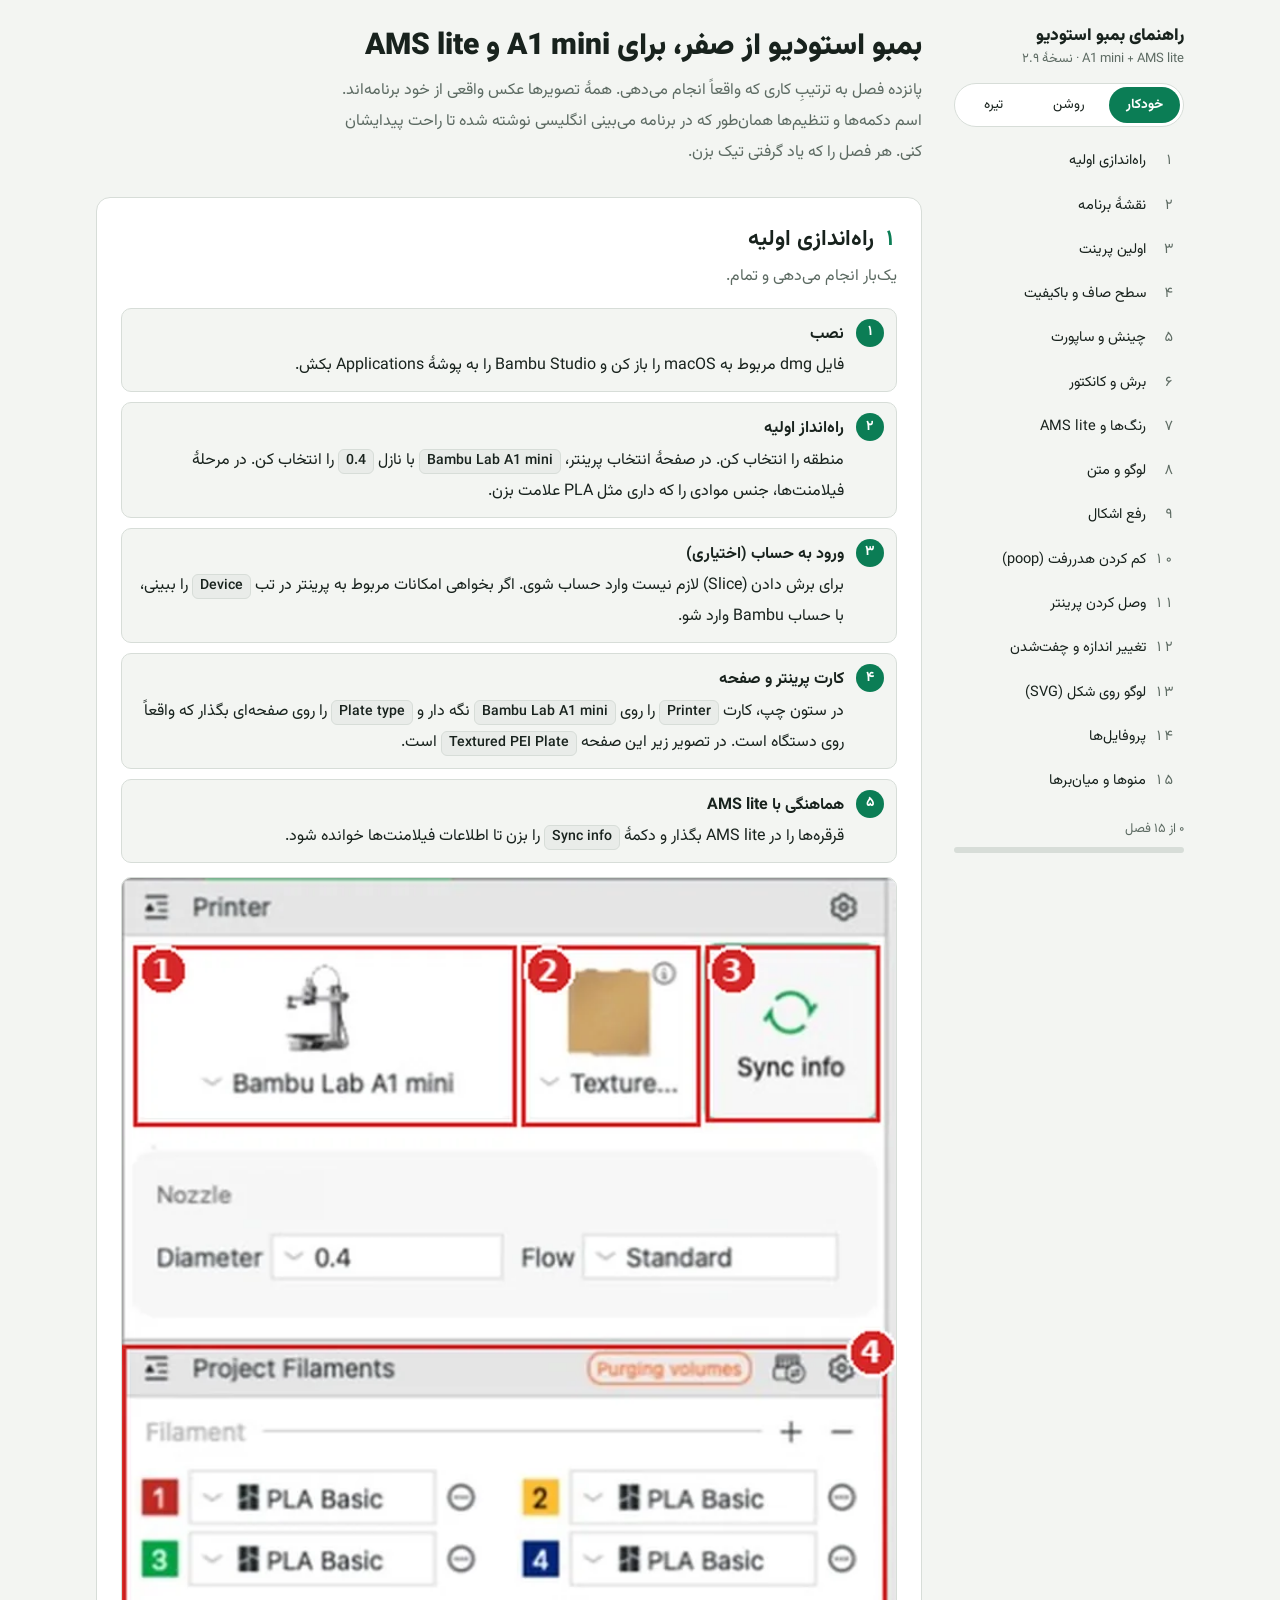
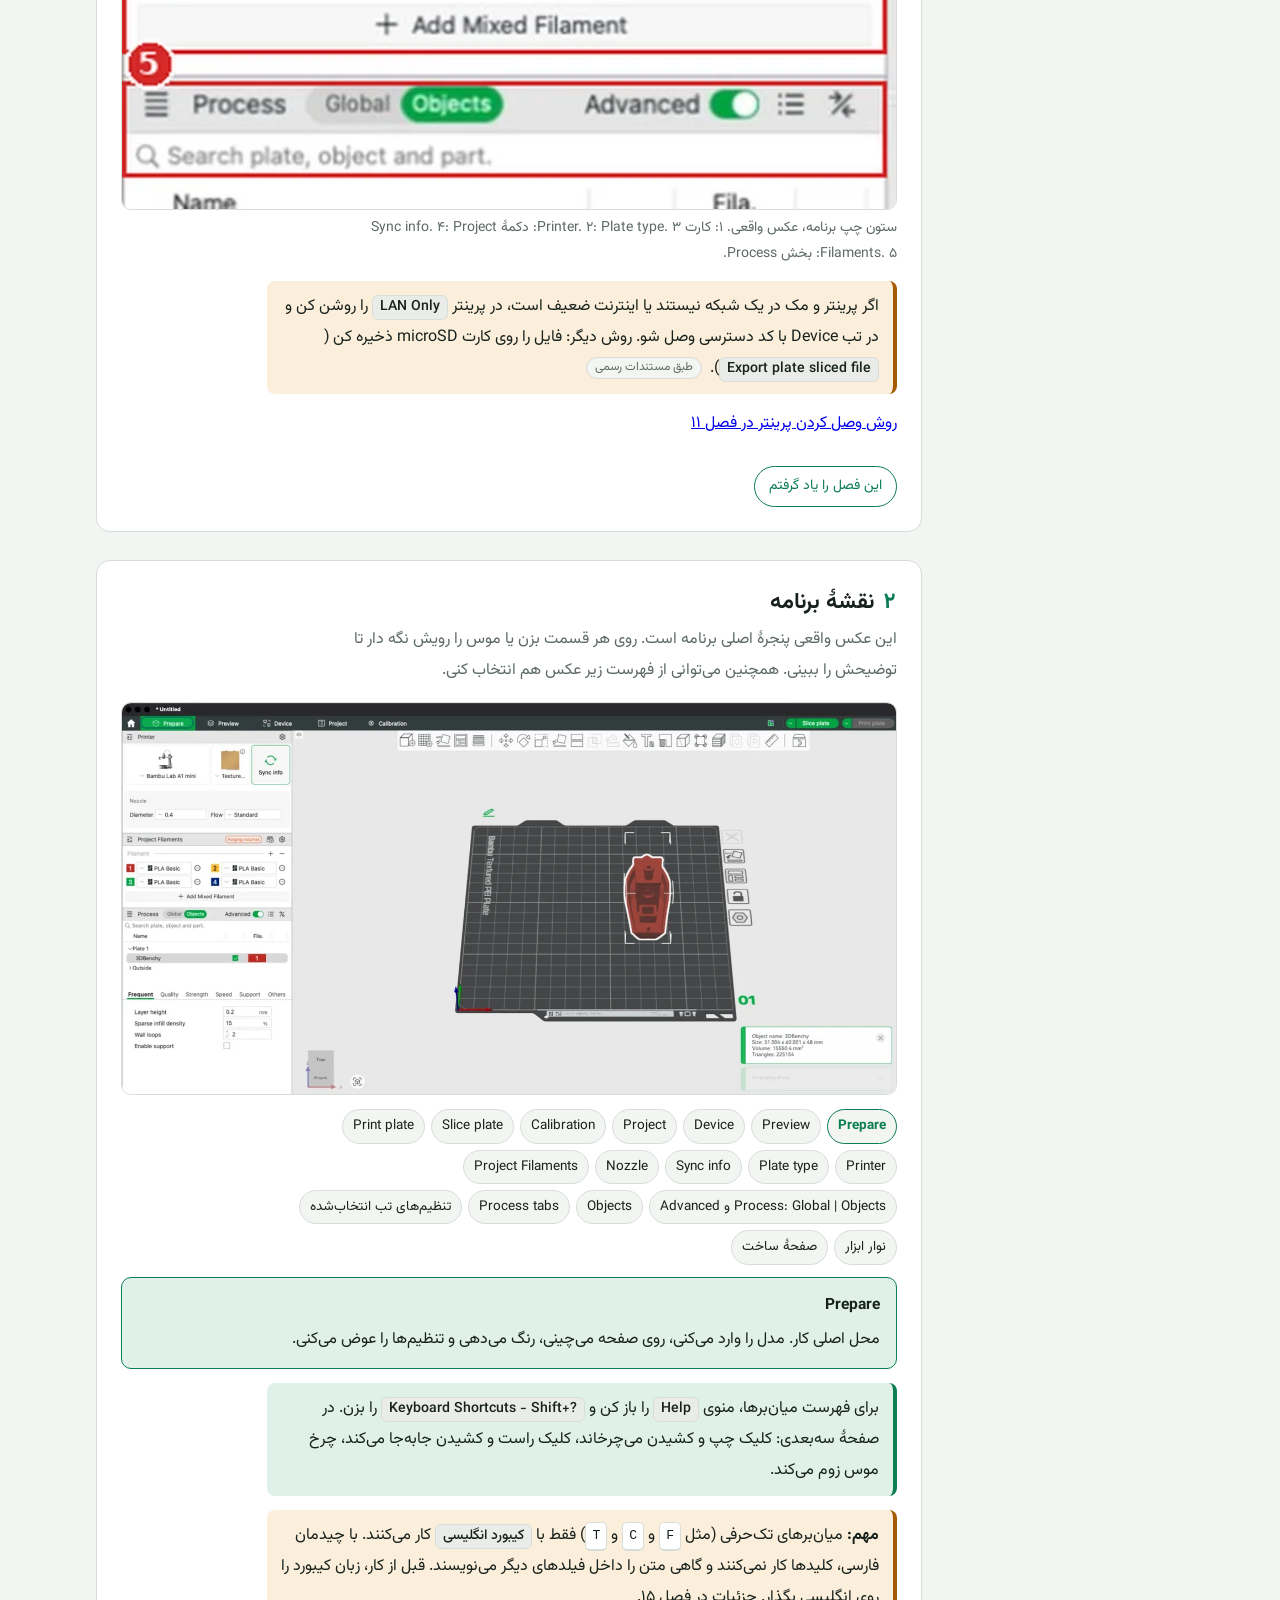
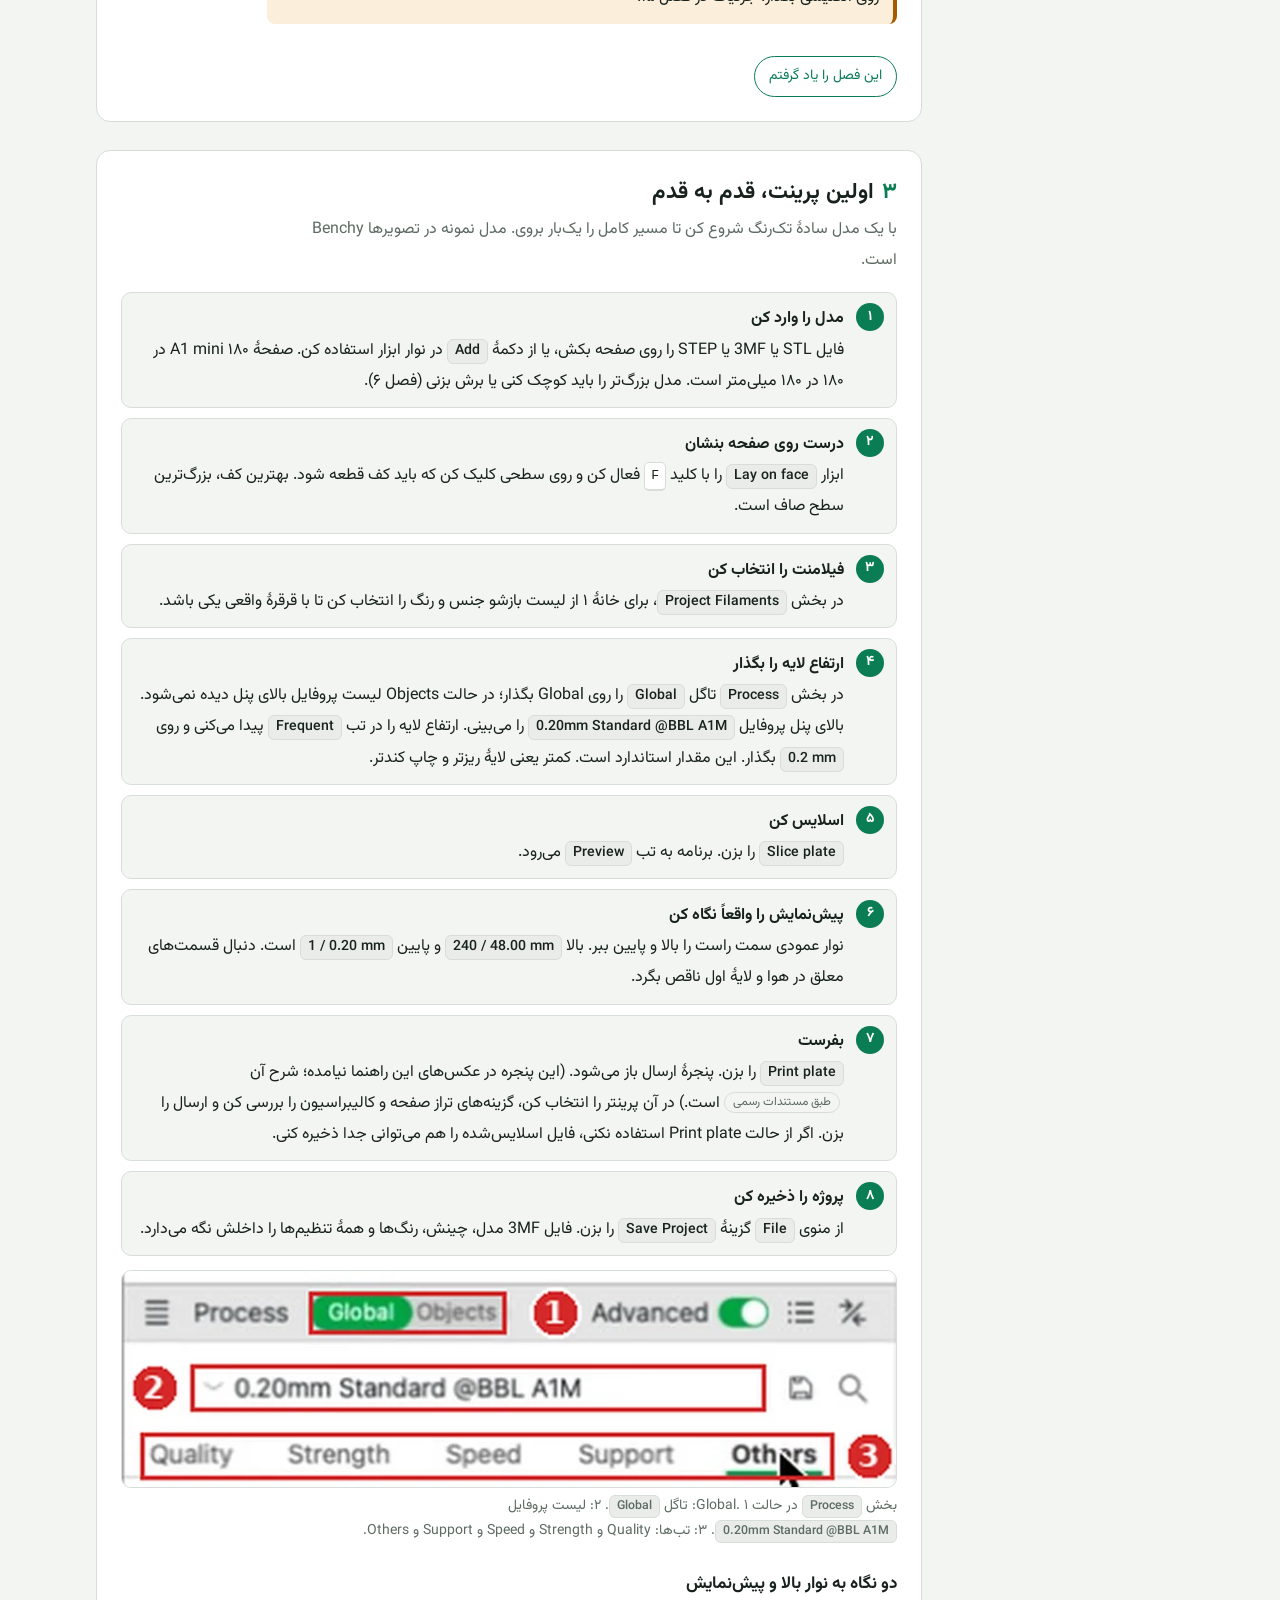
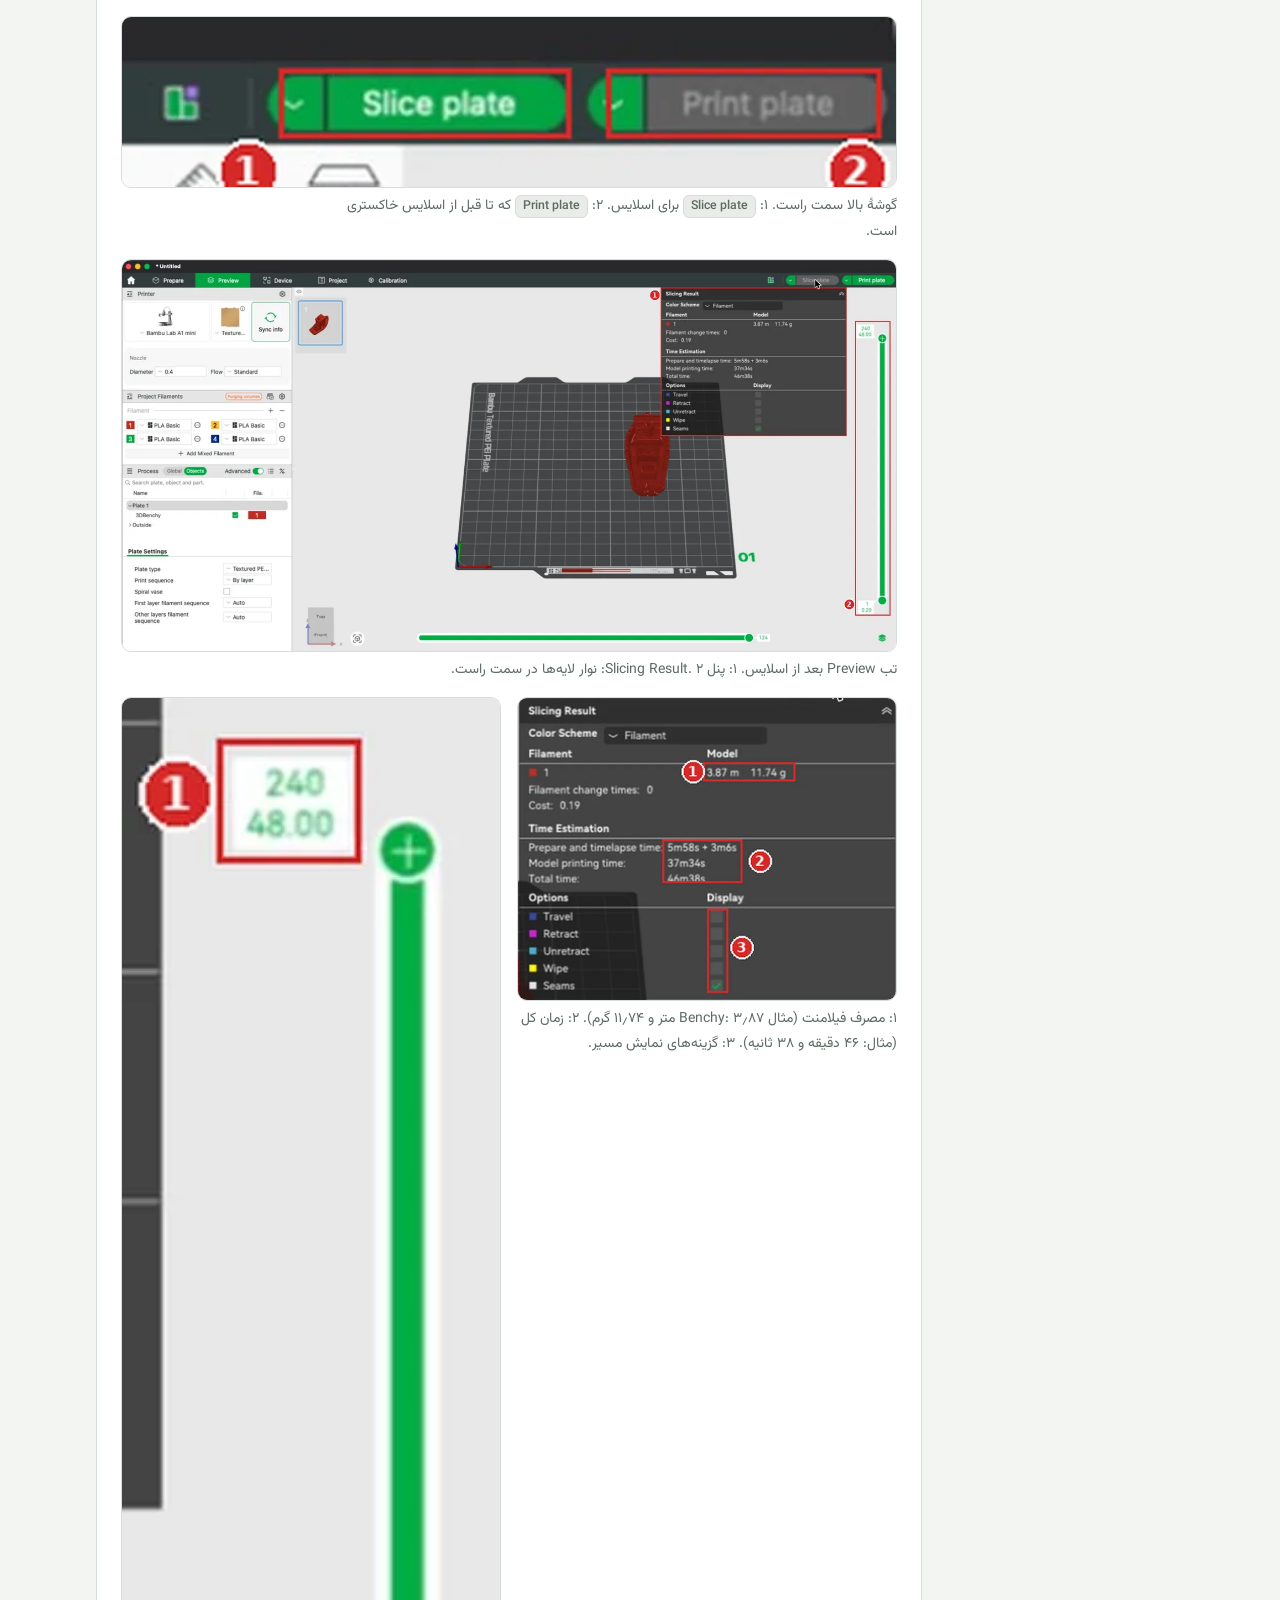
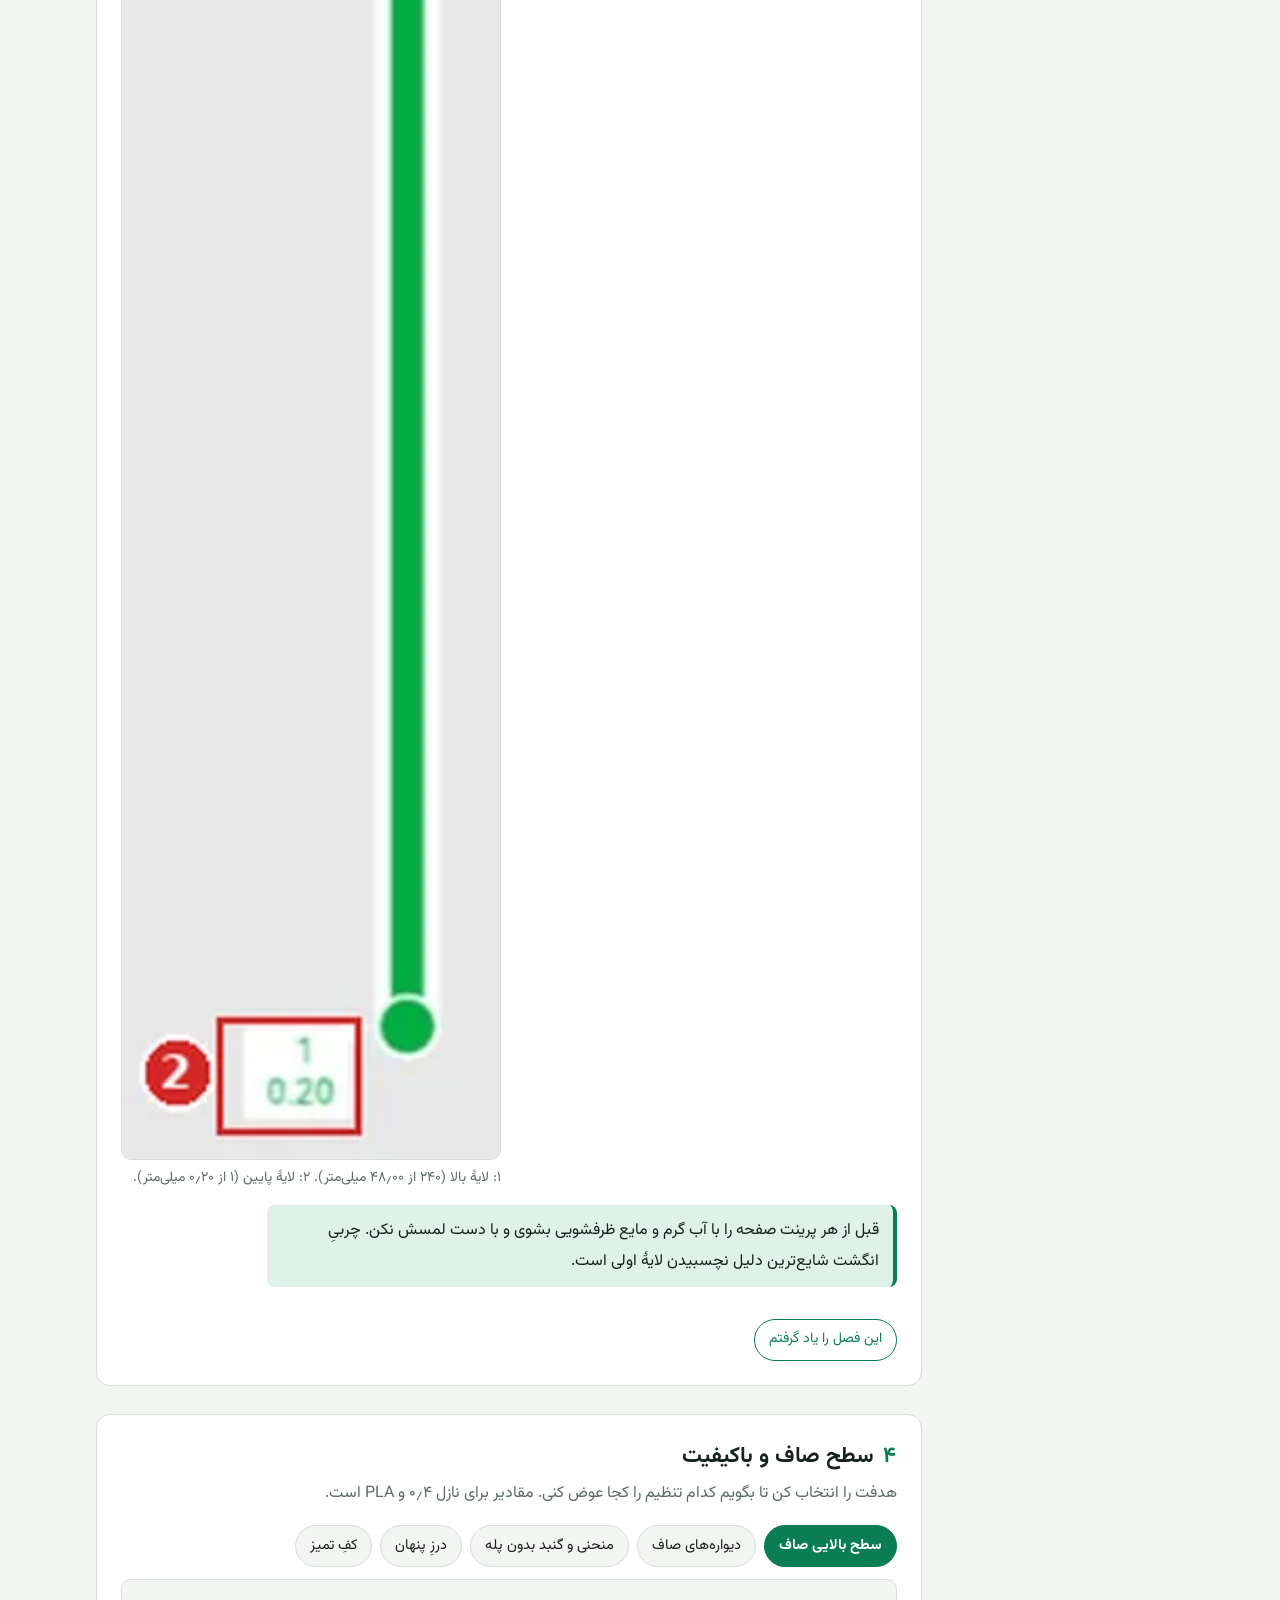
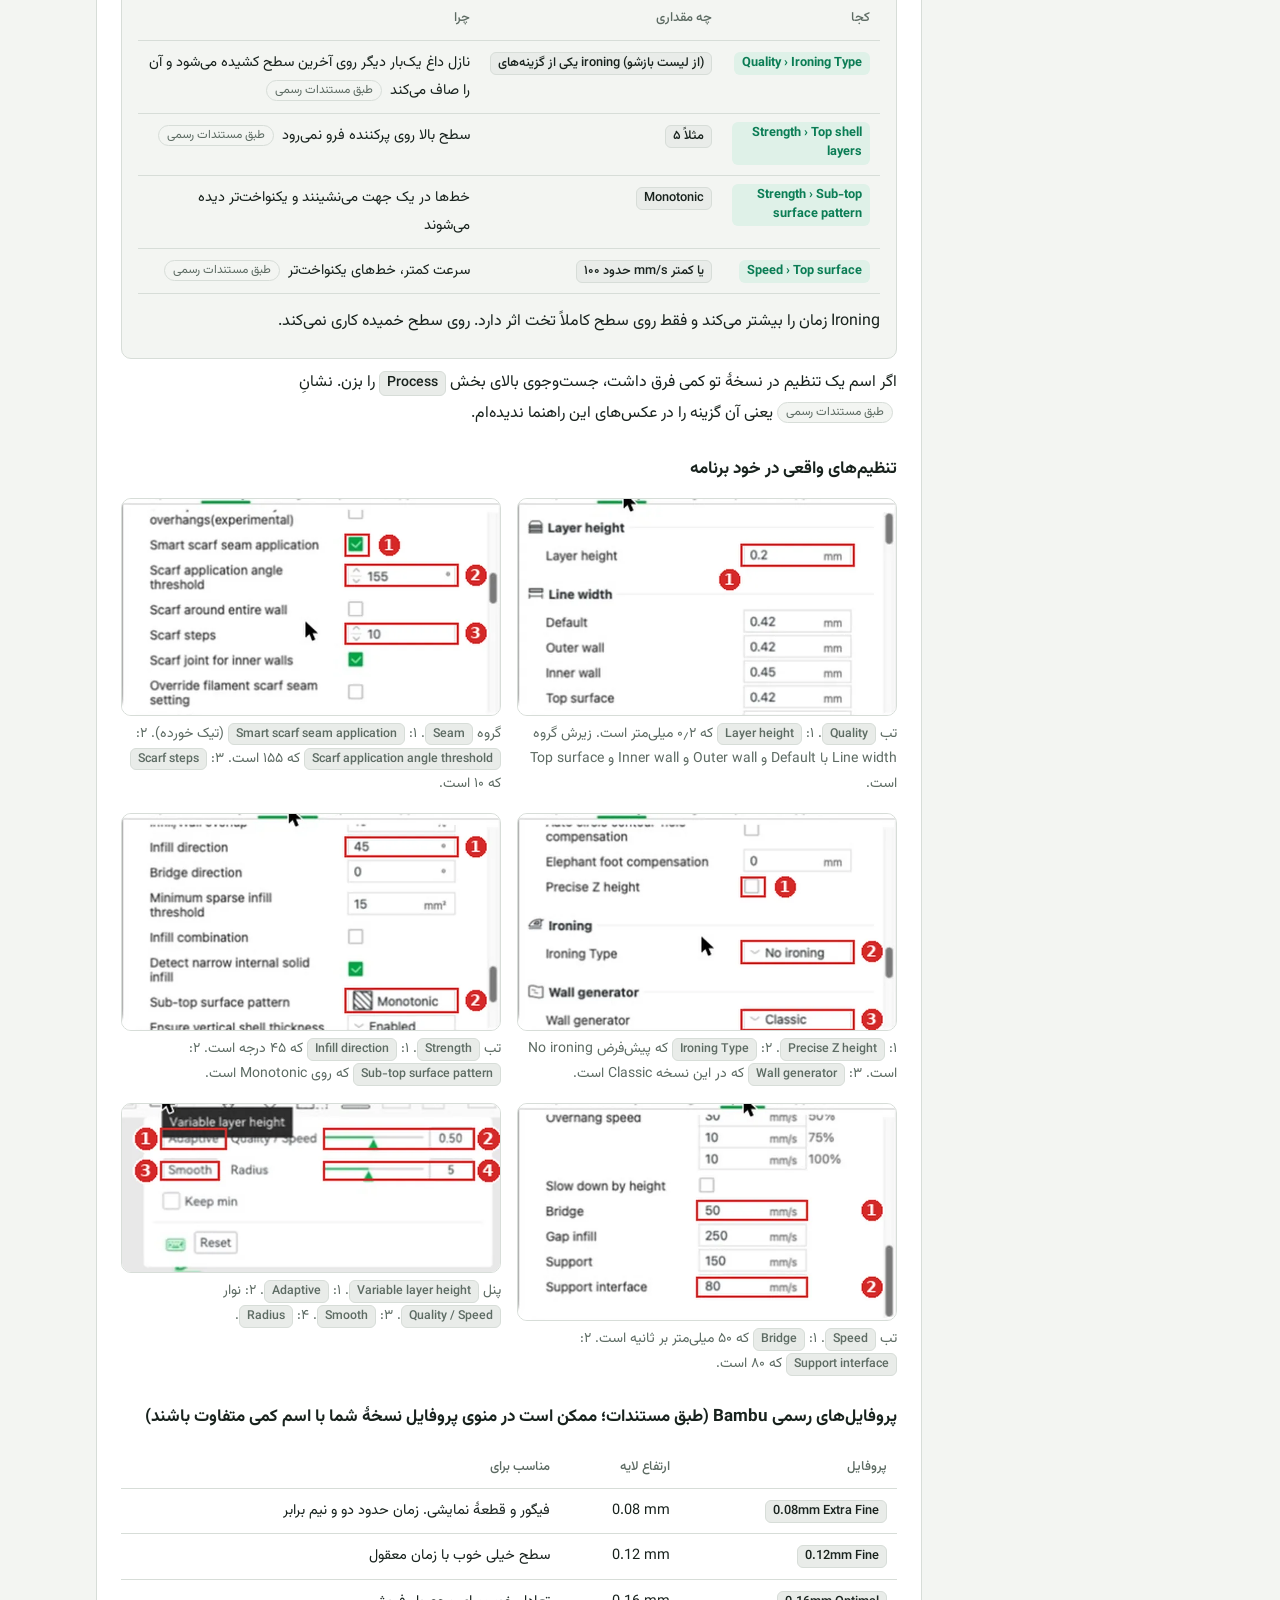
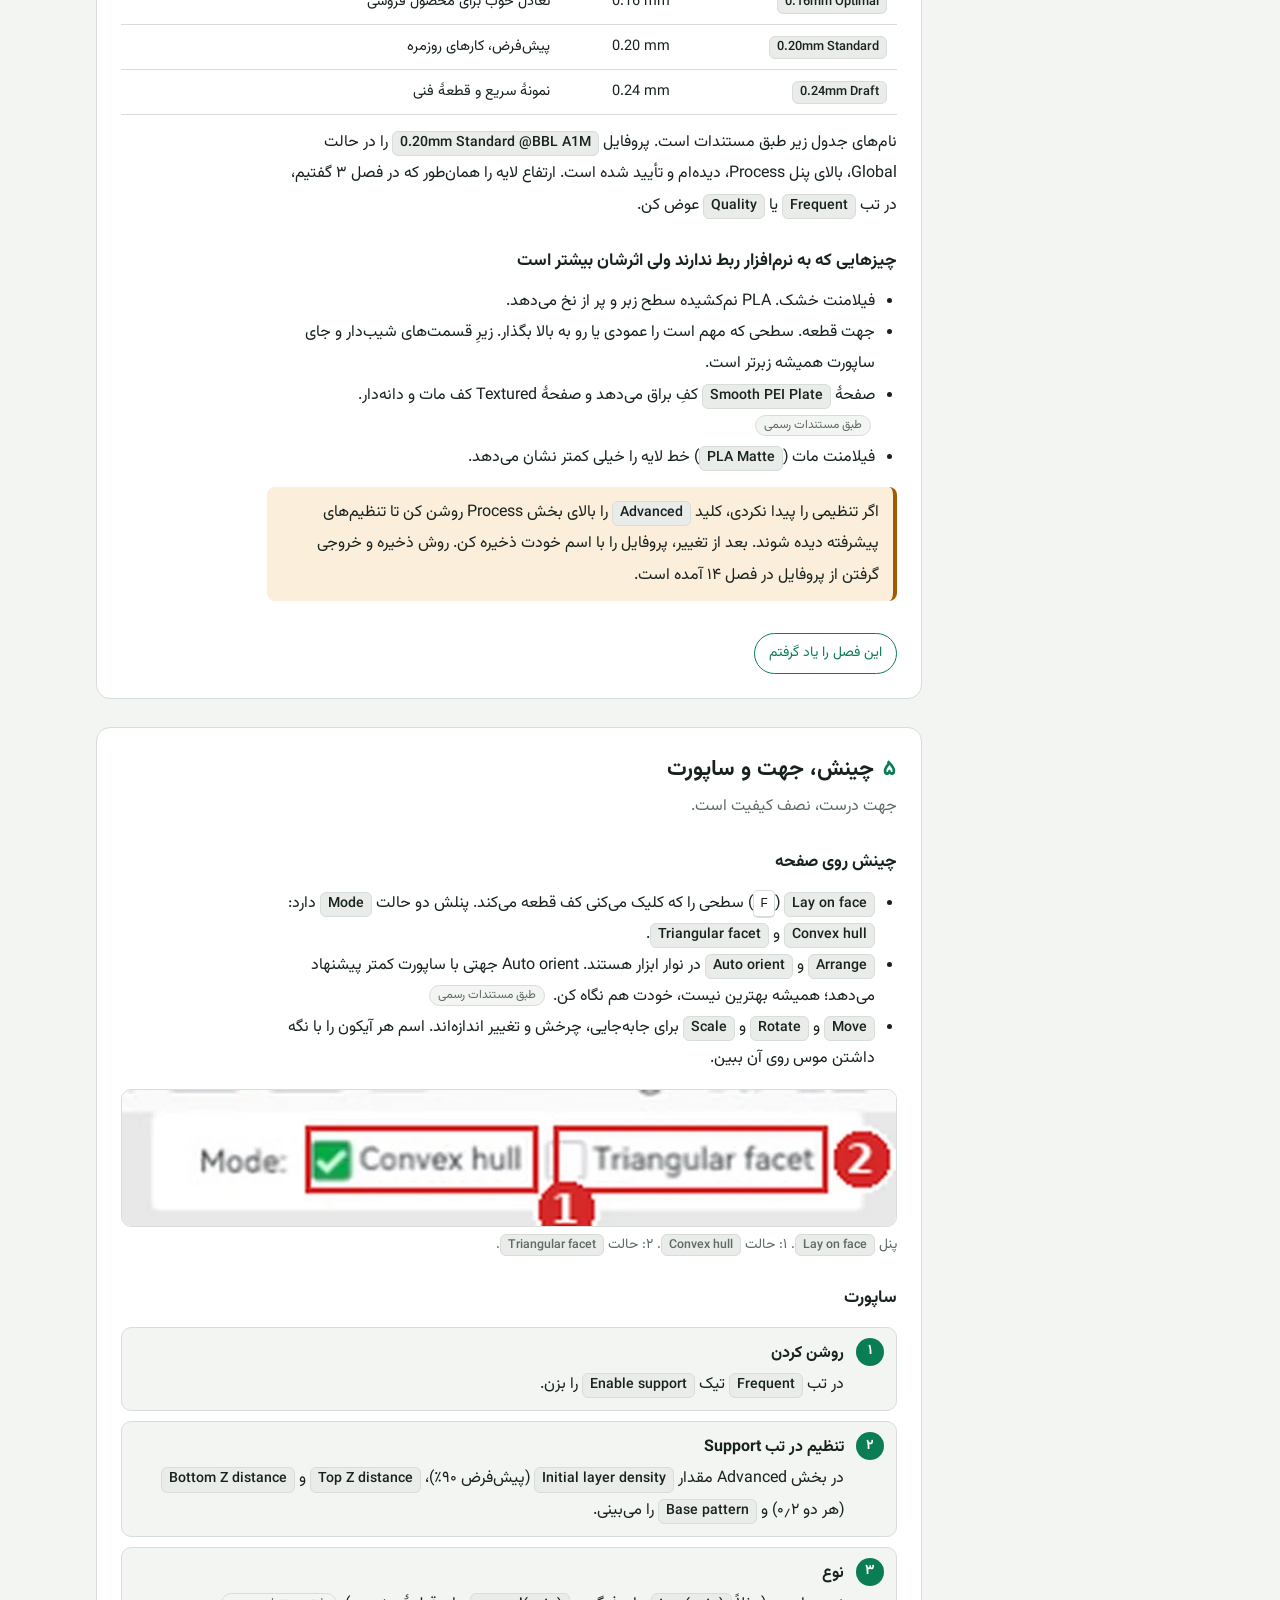
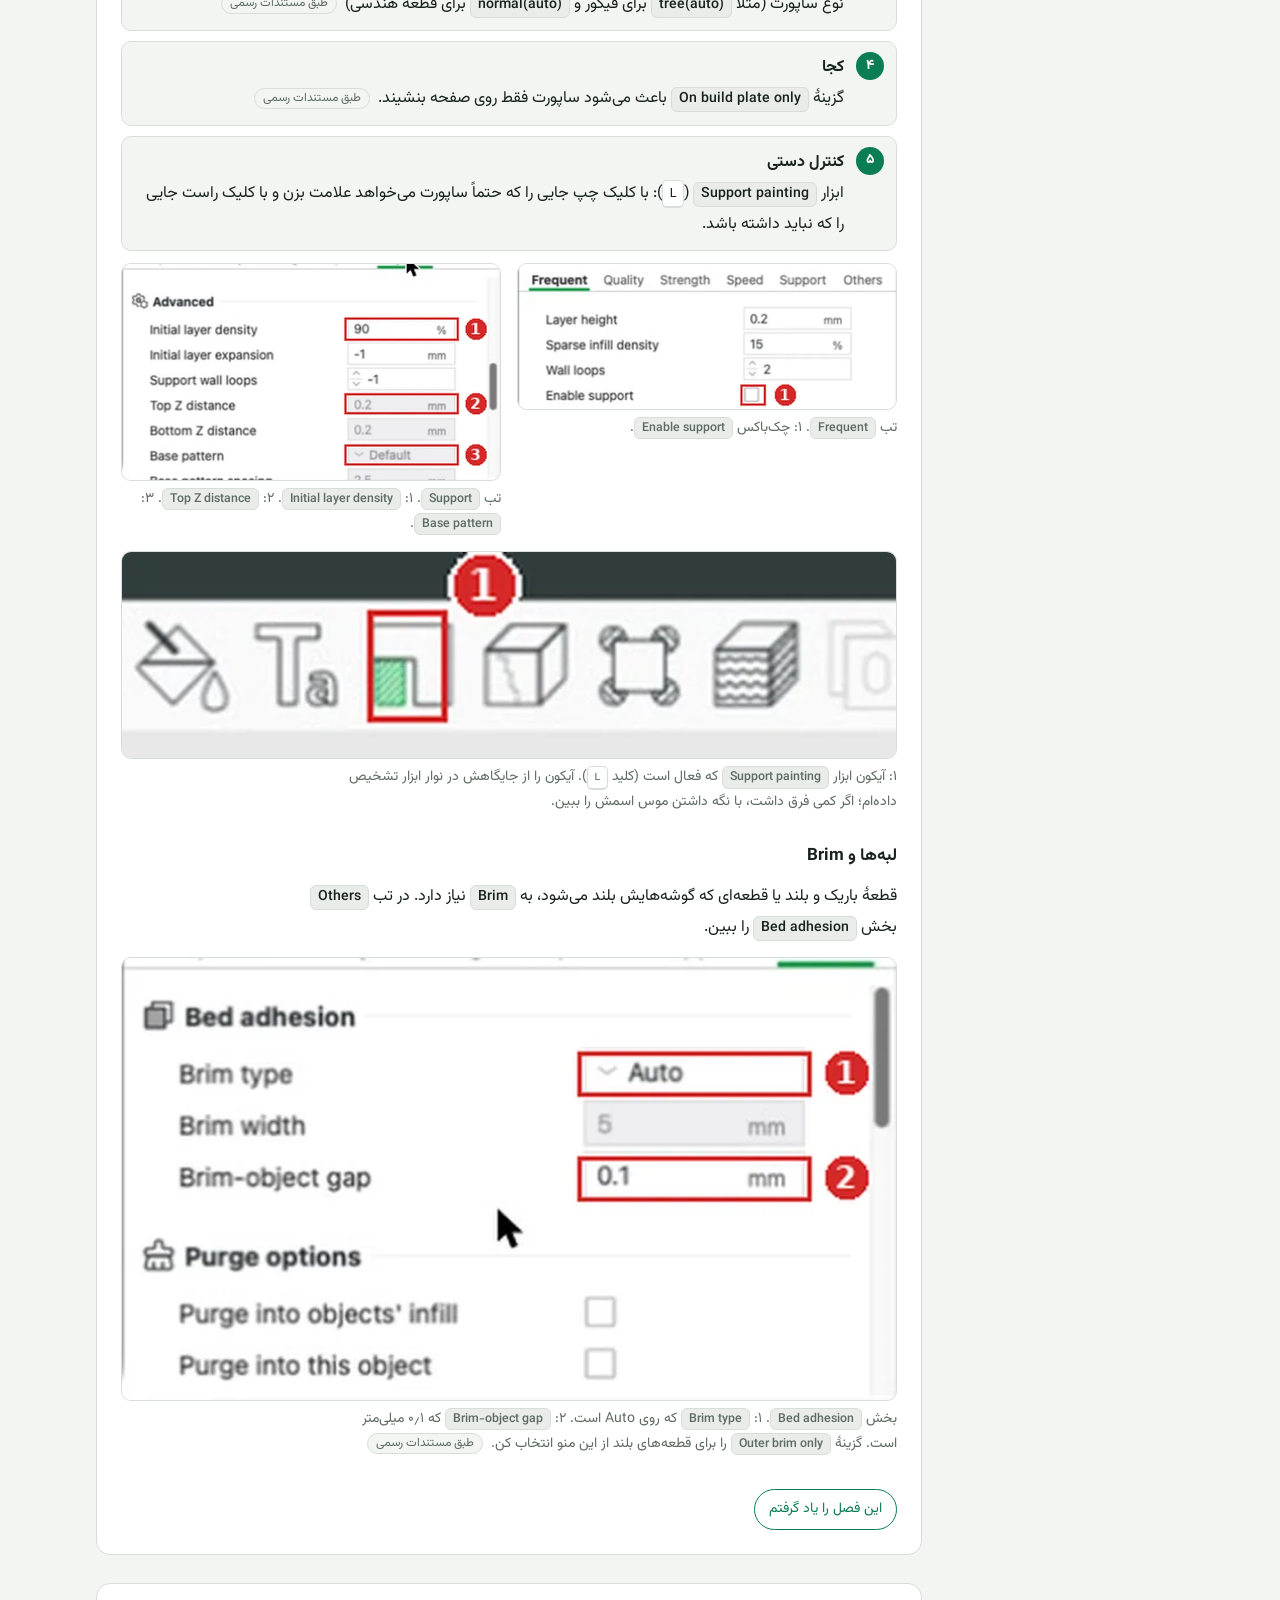
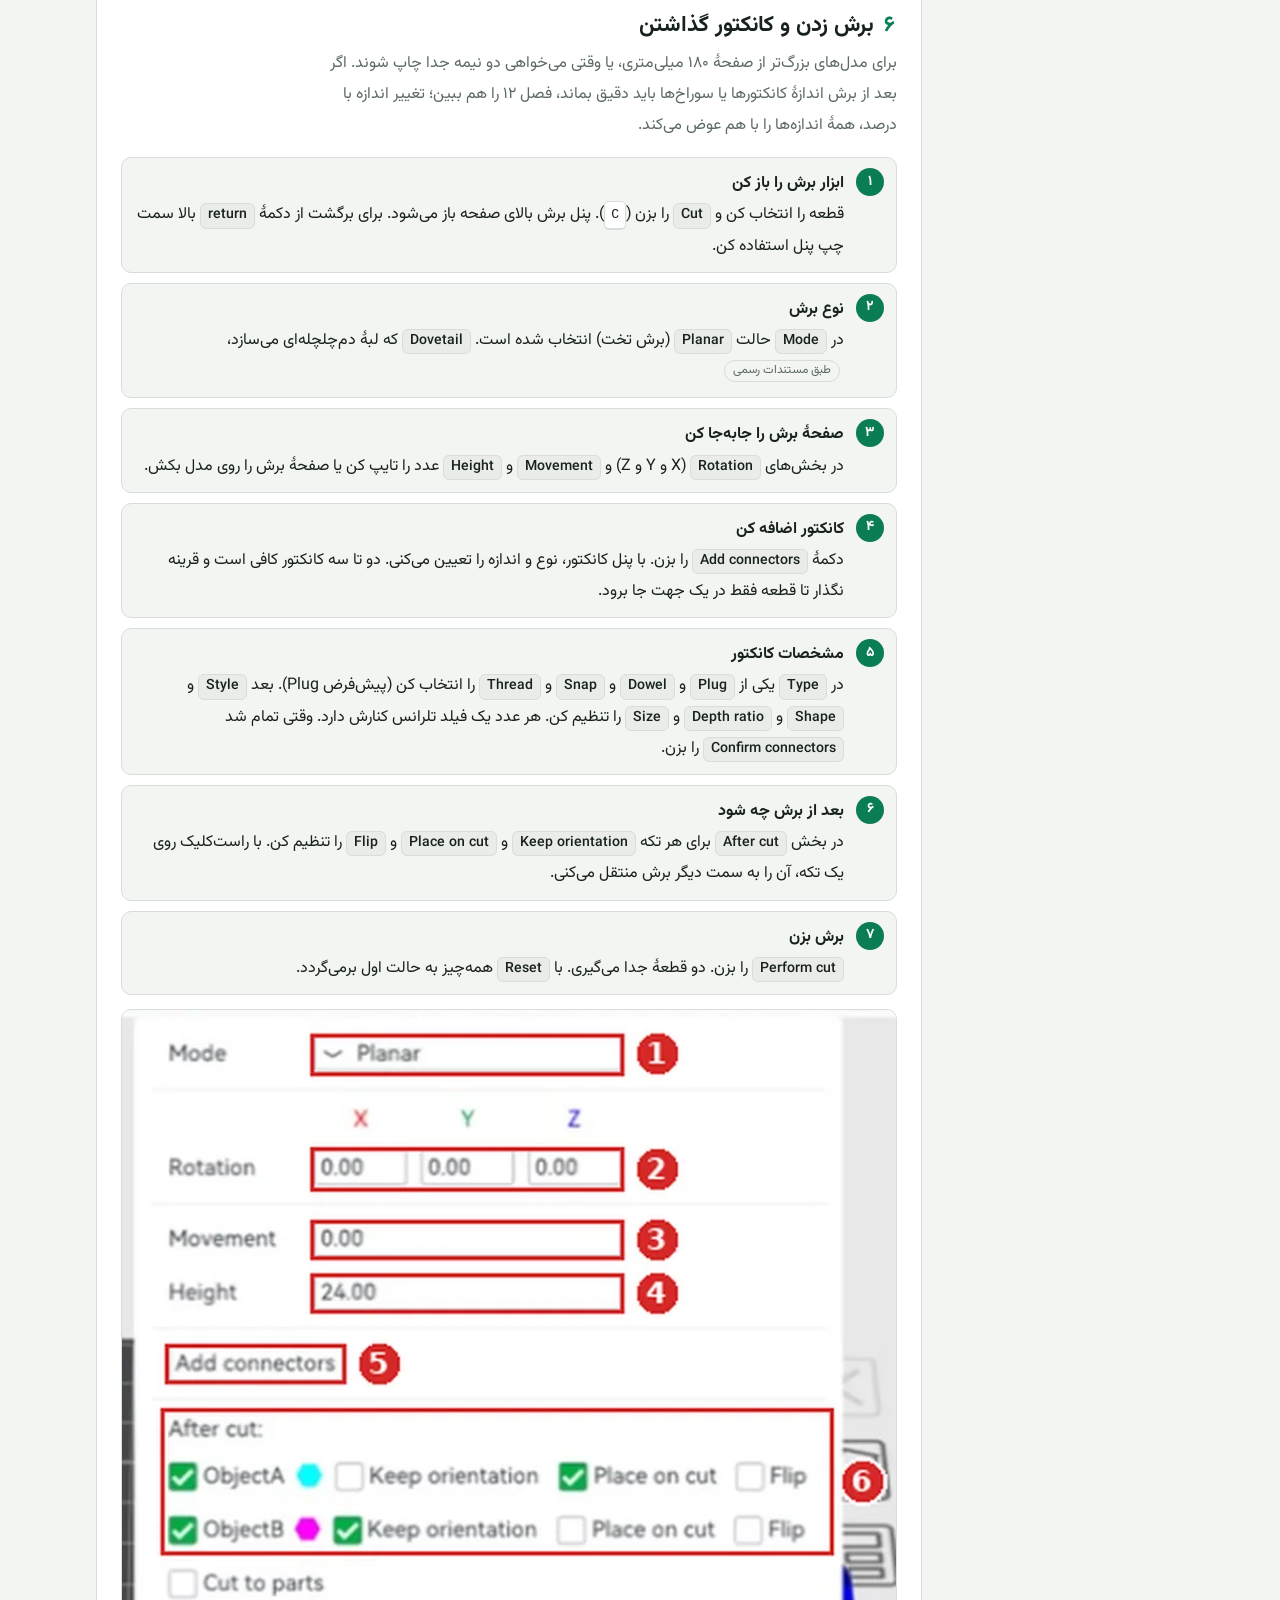
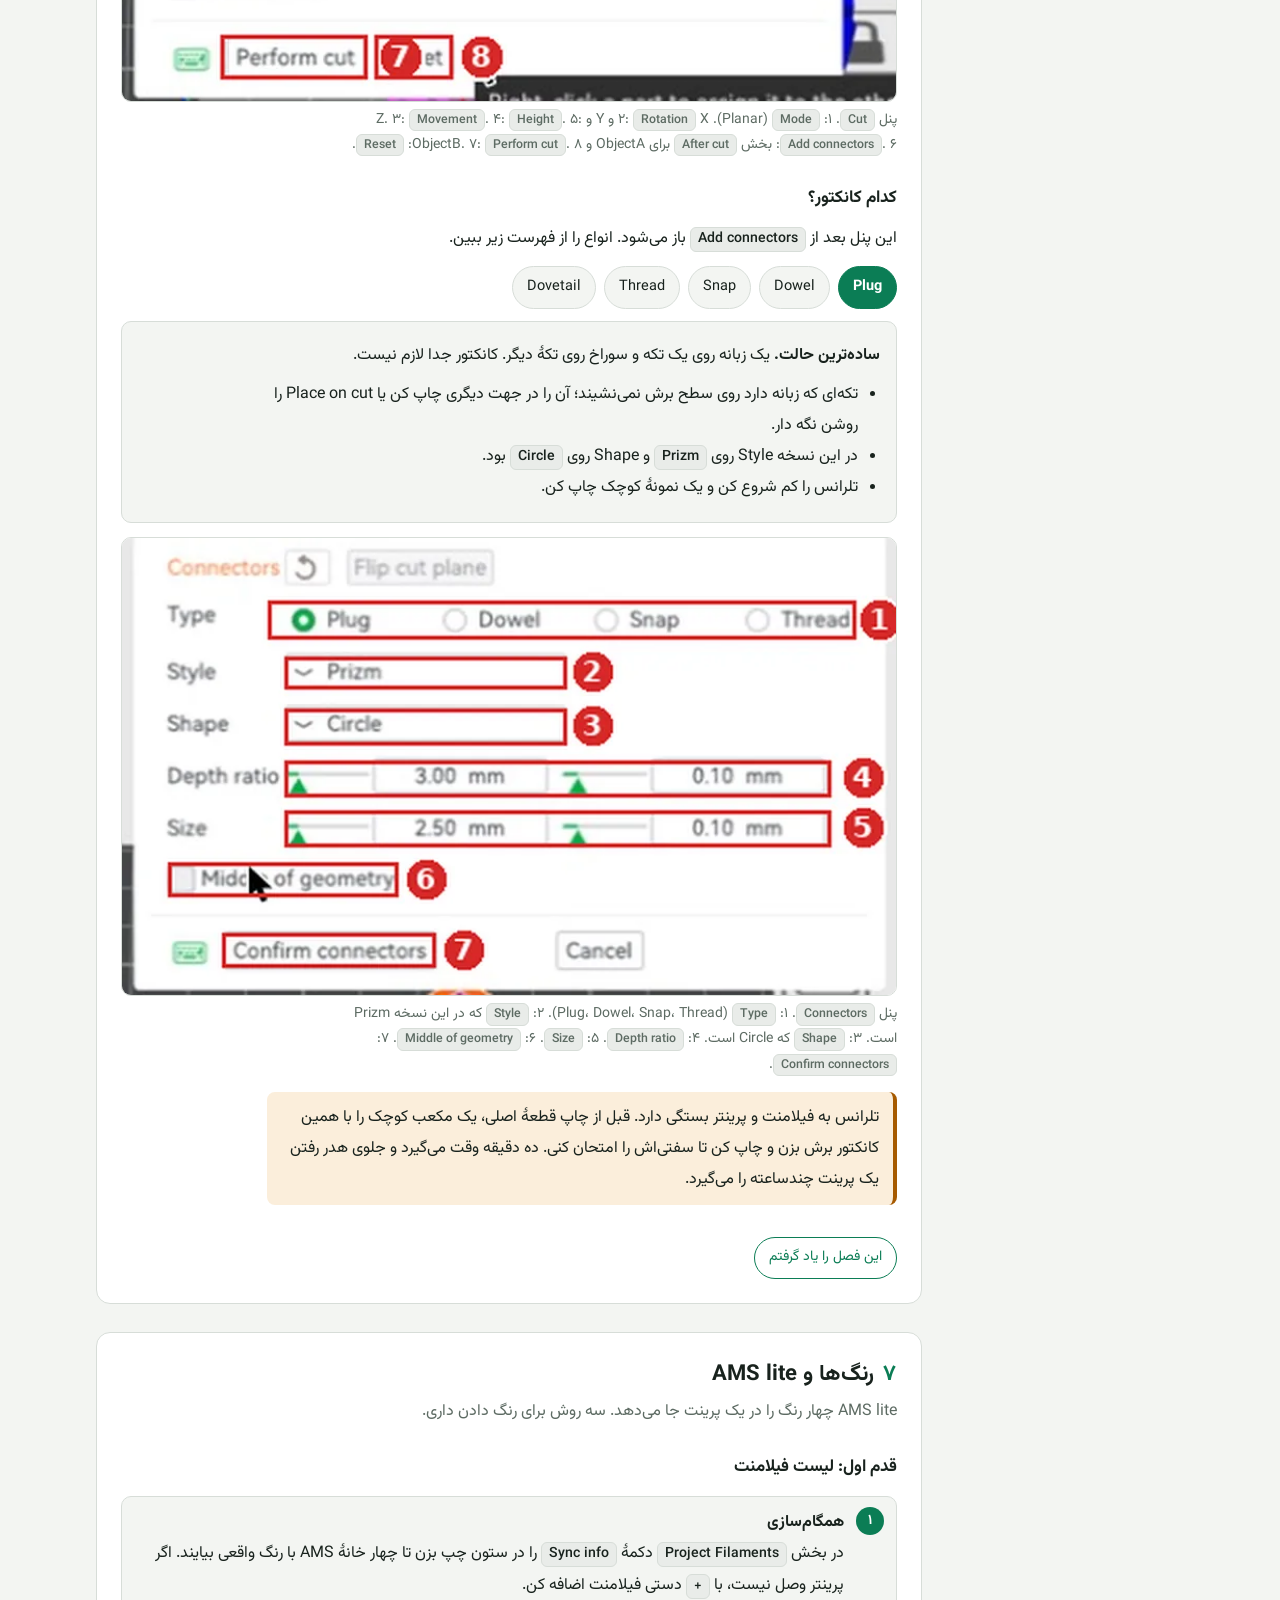
<file: bambustudio/index.html>
<!DOCTYPE html>
<html lang="fa" dir="rtl">
<head>
<meta charset="utf-8">
<meta name="viewport" content="width=device-width, initial-scale=1">
<title>راهنمای بمبو استودیو برای A1 mini</title>
<style>@font-face{font-family:'Vazirmatn';font-weight:400;font-display:swap;src:url(fonts/Vazirmatn-Regular.woff2) format('woff2')}@font-face{font-family:'Vazirmatn';font-weight:500;font-display:swap;src:url(fonts/Vazirmatn-Medium.woff2) format('woff2')}@font-face{font-family:'Vazirmatn';font-weight:700;font-display:swap;src:url(fonts/Vazirmatn-Bold.woff2) format('woff2')}@font-face{font-family:'Vazirmatn';font-weight:800;font-display:swap;src:url(fonts/Vazirmatn-Black.woff2) format('woff2')}</style>
<style>
:root{
  --bg:#f3f5f2; --surface:#ffffff; --ink:#18221d; --muted:#5d6b63; --line:#d7ddd8;
  --accent:#0b7d55; --accent-soft:#dff1e8; --warn:#a65a00; --warn-soft:#fbeedb;
  --mock:#e9ece9; --mock-dark:#26302b; --mock-ink:#eef3ef;
  --font:"Vazirmatn","Tahoma","Segoe UI",sans-serif;
  --mono:ui-monospace,"SF Mono",Menlo,Consolas,monospace;
}
@media (prefers-color-scheme: dark){
  :root:not([data-theme="light"]){
    color-scheme:dark;
    --bg:#121815; --surface:#1a221e; --ink:#e8efe9; --muted:#9aa9a0; --line:#2e3a33;
    --accent:#4cc793; --accent-soft:#193427; --warn:#f0b262; --warn-soft:#3a2c14;
    --mock:#222b26; --mock-dark:#0c110e; --mock-ink:#e8efe9;
  }
}
:root[data-theme="dark"]{
  color-scheme:dark;
  --bg:#121815; --surface:#1a221e; --ink:#e8efe9; --muted:#9aa9a0; --line:#2e3a33;
  --accent:#4cc793; --accent-soft:#193427; --warn:#f0b262; --warn-soft:#3a2c14;
  --mock:#222b26; --mock-dark:#0c110e; --mock-ink:#e8efe9;
}
:root[data-theme="light"]{ color-scheme:light; }
*{box-sizing:border-box}
html{scroll-behavior:smooth}
@media (prefers-reduced-motion:reduce){html{scroll-behavior:auto}}
body{margin:0;background:var(--bg);color:var(--ink);font-family:var(--font);font-size:16px;line-height:1.95}
.wrap{max-width:1120px;margin:0 auto;padding:24px 16px 80px;display:grid;grid-template-columns:230px minmax(0,1fr);gap:32px}
nav{position:sticky;top:16px;align-self:start;display:flex;flex-direction:column;gap:4px;max-height:calc(100vh - 32px);overflow:auto}
nav .brand{font-weight:800;font-size:17px;line-height:1.5;margin-bottom:10px}
nav .brand small{display:block;font-weight:400;color:var(--muted);font-size:13px}
nav a{display:flex;align-items:center;gap:8px;padding:6px 10px;border-radius:8px;color:var(--ink);text-decoration:none;font-size:14.5px}
nav a:hover{background:var(--accent-soft)}
nav a .n{font-variant-numeric:tabular-nums;color:var(--muted);width:1.4em}
nav a.done .n{color:var(--accent)}
nav a.done::after{content:"✓";margin-inline-start:auto;color:var(--accent);font-weight:700}
.prog{margin-top:12px;font-size:13px;color:var(--muted)}
.bar{height:6px;background:var(--line);border-radius:3px;overflow:hidden;margin-top:4px}
.bar i{display:block;height:100%;background:var(--accent);width:0;transition:width .3s}
main{display:flex;flex-direction:column;gap:28px;min-width:0}
header h1{font-size:30px;line-height:1.5;margin:0 0 6px;text-wrap:balance;font-weight:800}
header p{margin:0;color:var(--muted);max-width:65ch}
section{background:var(--surface);border:1px solid var(--line);border-radius:14px;padding:24px;scroll-margin-top:16px}
section>h2{margin:0 0 4px;font-size:22px;line-height:1.6;text-wrap:balance}
section>h2 .n{color:var(--accent);font-variant-numeric:tabular-nums;margin-inline-end:8px}
section>.lead{margin:0 0 16px;color:var(--muted);max-width:65ch}
h3{font-size:17px;margin:24px 0 8px}
p{max-width:68ch;margin:8px 0}
b,.path{direction:ltr;unicode-bidi:isolate;display:inline-block;font-family:var(--font);font-weight:500;font-size:.88em;line-height:1.5;padding:1px 7px;border-radius:6px;background:var(--mock);border:1px solid var(--line);white-space:nowrap}
.path{background:var(--accent-soft);border-color:transparent;color:var(--accent);font-weight:700;white-space:normal}
kbd{direction:ltr;unicode-bidi:isolate;display:inline-block;font-family:var(--mono);font-size:.82em;padding:0 6px;border:1px solid var(--line);border-bottom-width:2px;border-radius:5px;background:var(--surface)}
.badge{display:inline-block;font-size:12px;line-height:1.6;padding:0 8px;margin-inline-start:4px;border-radius:999px;border:1px solid var(--line);color:var(--muted);background:var(--bg);white-space:nowrap;vertical-align:middle}
.badge.comm{color:var(--warn);background:var(--warn-soft);border-color:transparent}
.badge.unv{color:var(--muted);background:transparent;border-style:dashed}
ol.steps{list-style:none;counter-reset:s;padding:0;margin:12px 0;display:flex;flex-direction:column;gap:10px}
ol.steps>li{counter-increment:s;position:relative;padding:10px 52px 10px 14px;border:1px solid var(--line);border-radius:10px;background:var(--bg)}
ol.steps>li::before{content:counter(s,persian);position:absolute;right:12px;top:10px;width:28px;height:28px;border-radius:50%;background:var(--accent);color:var(--surface);display:grid;place-items:center;font-weight:700;font-size:14px}
ol.steps>li strong{display:block}
ul{padding-inline-start:22px;margin:8px 0;max-width:68ch}
.note{border-inline-start:4px solid var(--warn);background:var(--warn-soft);padding:10px 14px;border-radius:8px;margin:14px 0;max-width:70ch}
.tip{border-inline-start:4px solid var(--accent);background:var(--accent-soft);padding:10px 14px;border-radius:8px;margin:14px 0;max-width:70ch}
.done-btn{margin-top:18px;font:inherit;font-size:14px;padding:6px 14px;border-radius:999px;border:1px solid var(--accent);background:transparent;color:var(--accent);cursor:pointer}
.done-btn[aria-pressed="true"]{background:var(--accent);color:var(--surface)}
button:focus-visible,a:focus-visible{outline:3px solid var(--accent);outline-offset:2px}
.tablewrap{overflow-x:auto;margin:12px 0}
table{border-collapse:collapse;width:100%;font-size:14.5px;min-width:520px}
th,td{text-align:right;padding:8px 10px;border-bottom:1px solid var(--line);vertical-align:top}
th{color:var(--muted);font-weight:500;font-size:13px}
td.num{font-variant-numeric:tabular-nums;direction:ltr;text-align:right}

/* theme switcher */
.theme-group{display:flex;gap:4px;margin:0 0 10px;padding:3px;border:1px solid var(--line);border-radius:999px;background:var(--surface)}
.theme-group button{flex:1;font:inherit;font-size:13.5px;padding:4px 6px;border-radius:999px;border:1px solid transparent;background:transparent;color:var(--ink);cursor:pointer}
.theme-group button:hover{border-color:var(--accent)}
.theme-group button[aria-pressed="true"]{background:var(--accent);color:var(--surface);font-weight:700}

/* real screenshots */
.shotfig{margin:14px 0;max-width:100%}
.shotfig img{display:block;width:100%;height:auto;border:1px solid var(--line);border-radius:10px;background:var(--surface)}
.shotfig figcaption{font-size:14px;line-height:1.8;color:var(--muted);margin-top:6px;max-width:70ch}
.figgrid{display:grid;grid-template-columns:repeat(auto-fit,minmax(280px,1fr));gap:16px;margin:12px 0}
.figgrid .shotfig{margin:0}
.shot{position:relative;direction:ltr;max-width:100%;margin:14px 0}
.shot>img{display:block;width:100%;height:auto;border:1px solid var(--line);border-radius:10px;background:var(--surface)}
.hs{position:absolute;padding:0;margin:0;background:transparent;border:2px solid transparent;border-radius:6px;cursor:pointer}
.hs:hover,.hs:focus-visible,.hs.on{border-color:var(--accent);background:rgba(76,199,147,.14)}
.hs:focus-visible{outline-offset:1px}
.legend{display:flex;flex-wrap:wrap;gap:6px;margin:12px 0;padding:0;list-style:none}
.legend button{font:inherit;font-size:13.5px;padding:3px 10px;border-radius:999px;border:1px solid var(--line);background:var(--bg);color:var(--ink);cursor:pointer}
.legend button[aria-pressed="true"]{border-color:var(--accent);color:var(--accent);font-weight:700}

/* choosers */
.info{border:1px solid var(--accent);background:var(--accent-soft);border-radius:10px;padding:12px 16px;min-height:92px;margin:12px 0}
.info h4{margin:0 0 4px;font-size:15.5px}
.info p{margin:0;max-width:none}
.chips{display:flex;flex-wrap:wrap;gap:8px;margin:12px 0}
.chips button{font:inherit;font-size:14.5px;padding:6px 14px;border-radius:999px;border:1px solid var(--line);background:var(--bg);color:var(--ink);cursor:pointer}
.chips button[aria-pressed="true"]{background:var(--accent);border-color:var(--accent);color:var(--surface);font-weight:700}
.recipe{border:1px solid var(--line);border-radius:10px;padding:6px 16px 12px;background:var(--bg)}
.recipe table{min-width:460px}
.connbox{border:1px solid var(--line);border-radius:10px;padding:10px 16px;background:var(--bg)}
footer{color:var(--muted);font-size:13.5px}
@media (max-width:820px){
  .wrap{grid-template-columns:1fr;gap:16px}
  nav{position:static;flex-direction:row;flex-wrap:wrap;max-height:none}
  nav .brand,nav .prog,.theme-group{flex-basis:100%}
  nav a{border:1px solid var(--line);background:var(--surface)}
  section{padding:16px}
  header h1{font-size:24px}
}
</style>
</head>
<body>
<div class="wrap">
<nav aria-label="فصل‌ها">
  <div class="brand">راهنمای بمبو استودیو<small>A1 mini + AMS lite · نسخهٔ ۲.۹</small></div>
  <div class="theme-group" role="group" aria-label="تم نمایش">
    <button type="button" data-mode="auto" aria-pressed="true">خودکار</button>
    <button type="button" data-mode="light" aria-pressed="false">روشن</button>
    <button type="button" data-mode="dark" aria-pressed="false">تیره</button>
  </div>
  <a href="#start"><span class="n">۱</span>راه‌اندازی اولیه</a>
  <a href="#map"><span class="n">۲</span>نقشهٔ برنامه</a>
  <a href="#first"><span class="n">۳</span>اولین پرینت</a>
  <a href="#quality"><span class="n">۴</span>سطح صاف و باکیفیت</a>
  <a href="#support"><span class="n">۵</span>چینش و ساپورت</a>
  <a href="#cut"><span class="n">۶</span>برش و کانکتور</a>
  <a href="#color"><span class="n">۷</span>رنگ‌ها و AMS lite</a>
  <a href="#logo"><span class="n">۸</span>لوگو و متن</a>
  <a href="#fix"><span class="n">۹</span>رفع اشکال</a>
    <a href="#waste"><span class="n">۱۰</span>کم کردن هدررفت (poop)</a>
  <a href="#connect"><span class="n">۱۱</span>وصل کردن پرینتر</a>
  <a href="#scale"><span class="n">۱۲</span>تغییر اندازه و چفت‌شدن</a>
  <a href="#svg"><span class="n">۱۳</span>لوگو روی شکل (SVG)</a>
  <a href="#profiles"><span class="n">۱۴</span>پروفایل‌ها</a>
  <a href="#extras"><span class="n">۱۵</span>منوها و میان‌برها</a>
  <div class="prog"><span id="progtxt">۰ از ۱۵ فصل</span><div class="bar"><i id="progbar"></i></div></div>
</nav>

<main>
<header>
  <h1>بمبو استودیو از صفر، برای A1 mini و AMS lite</h1>
  <p>پانزده فصل به ترتیبِ کاری که واقعاً انجام می‌دهی. همهٔ تصویرها عکس واقعی از خود برنامه‌اند. اسم دکمه‌ها و تنظیم‌ها همان‌طور که در برنامه می‌بینی انگلیسی نوشته شده تا راحت پیدایشان کنی. هر فصل را که یاد گرفتی تیک بزن.</p>
</header>

<!-- 1 -->
<section id="start">
  <h2><span class="n">۱</span>راه‌اندازی اولیه</h2>
  <p class="lead">یک‌بار انجام می‌دهی و تمام.</p>
  <ol class="steps">
    <li><strong>نصب</strong>فایل dmg مربوط به macOS را باز کن و Bambu Studio را به پوشهٔ Applications بکش.</li>
    <li><strong>راه‌انداز اولیه</strong>منطقه را انتخاب کن. در صفحهٔ انتخاب پرینتر، <b>Bambu Lab A1 mini</b> با نازل <b>0.4</b> را انتخاب کن. در مرحلهٔ فیلامنت‌ها، جنس موادی را که داری مثل PLA علامت بزن.</li>
    <li><strong>ورود به حساب (اختیاری)</strong>برای برش دادن (Slice) لازم نیست وارد حساب شوی. اگر بخواهی امکانات مربوط به پرینتر در تب <b>Device</b> را ببینی، با حساب Bambu وارد شو.</li>
    <li><strong>کارت پرینتر و صفحه</strong>در ستون چپ، کارت <b>Printer</b> را روی <b>Bambu Lab A1 mini</b> نگه دار و <b>Plate type</b> را روی صفحه‌ای بگذار که واقعاً روی دستگاه است. در تصویر زیر این صفحه <b>Textured PEI Plate</b> است.</li>
    <li><strong>هماهنگی با AMS lite</strong>قرقره‌ها را در AMS lite بگذار و دکمهٔ <b>Sync info</b> را بزن تا اطلاعات فیلامنت‌ها خوانده شود.</li>
  </ol>
  <figure class="shotfig">
    <img src="img/ch1-sidebar.webp" width="690" height="830" loading="lazy" alt="ستون چپ Bambu Studio با کارت پرینتر، نوع صفحه، دکمهٔ Sync info، نازل و فیلامنت‌های پروژه">
    <figcaption>ستون چپ برنامه، عکس واقعی. ۱: کارت Printer. ۲: Plate type. ۳: دکمهٔ Sync info. ۴: Project Filaments. ۵: بخش Process.</figcaption>
  </figure>
  <div class="note">اگر پرینتر و مک در یک شبکه نیستند یا اینترنت ضعیف است، در پرینتر <b>LAN Only</b> را روشن کن و در تب Device با کد دسترسی وصل شو. روش دیگر: فایل را روی کارت microSD ذخیره کن (<b>Export plate sliced file</b>). <span class="badge">طبق مستندات رسمی</span></div>
  <p><a href="#connect">روش وصل کردن پرینتر در فصل ۱۱</a></p>
  <button class="done-btn" data-done="start" aria-pressed="false">این فصل را یاد گرفتم</button>
</section>

<!-- 2 -->
<section id="map">
  <h2><span class="n">۲</span>نقشهٔ برنامه</h2>
  <p class="lead">این عکس واقعی پنجرهٔ اصلی برنامه است. روی هر قسمت بزن یا موس را رویش نگه دار تا توضیحش را ببینی. همچنین می‌توانی از فهرست زیر عکس هم انتخاب کنی.</p>
  <div class="shot" id="shot">
    <img src="img/01-overview.webp" width="1400" height="707" alt="پنجرهٔ کامل Bambu Studio در تب Prepare با یک مدل Benchy روی صفحه">
    <button type="button" class="hs" data-hs="prepare" aria-label="Prepare" style="left:2.448%;top:3.571%;width:7.023%;height:3.316%"></button>
    <button type="button" class="hs" data-hs="preview" aria-label="Preview" style="left:10.631%;top:3.571%;width:6.443%;height:3.316%"></button>
    <button type="button" class="hs" data-hs="device" aria-label="Device" style="left:17.719%;top:3.571%;width:6.121%;height:3.316%"></button>
    <button type="button" class="hs" data-hs="project" aria-label="Project" style="left:24.807%;top:3.571%;width:4.832%;height:3.316%"></button>
    <button type="button" class="hs" data-hs="calibration" aria-label="Calibration" style="left:31.572%;top:3.571%;width:5.477%;height:3.316%"></button>
    <button type="button" class="hs" data-hs="slice" aria-label="Slice plate" style="left:86.018%;top:3.571%;width:6.572%;height:3.061%"></button>
    <button type="button" class="hs" data-hs="print" aria-label="Print plate" style="left:93.428%;top:3.571%;width:6.186%;height:3.061%"></button>
    <button type="button" class="hs" data-hs="printer" aria-label="Printer" style="left:0.322%;top:10.842%;width:10.954%;height:10.204%"></button>
    <button type="button" class="hs" data-hs="plate" aria-label="Plate type" style="left:11.469%;top:10.842%;width:5.090%;height:10.204%"></button>
    <button type="button" class="hs" data-hs="sync" aria-label="Sync info" style="left:16.753%;top:10.842%;width:4.961%;height:9.949%"></button>
    <button type="button" class="hs" data-hs="nozzle" aria-label="Nozzle" style="left:0.322%;top:22.577%;width:21.585%;height:9.311%"></button>
    <button type="button" class="hs" data-hs="filaments" aria-label="Project Filaments" style="left:0%;top:33.546%;width:21.907%;height:17.474%"></button>
    <button type="button" class="hs" data-hs="process" aria-label="Process" style="left:0%;top:52.679%;width:21.907%;height:5.357%"></button>
    <button type="button" class="hs" data-hs="objects" aria-label="Objects list" style="left:0%;top:58.673%;width:21.907%;height:10.842%"></button>
    <button type="button" class="hs" data-hs="tabs" aria-label="Process tabs" style="left:0%;top:73.342%;width:21.907%;height:2.551%"></button>
    <button type="button" class="hs" data-hs="values" aria-label="Settings values" style="left:0%;top:76.276%;width:21.907%;height:15.561%"></button>
    <button type="button" class="hs" data-hs="toolbar" aria-label="Toolbar" style="left:35.631%;top:7.270%;width:53.157%;height:4.847%"></button>
    <button type="button" class="hs" data-hs="bed" aria-label="Build plate" style="left:43.170%;top:30.612%;width:36.405%;height:49.107%"></button>
  </div>
  <ul class="legend" id="legend" aria-label="فهرست قسمت‌های برنامه"></ul>
  <div class="info" id="mapinfo" aria-live="polite"></div>
  <div class="tip">برای فهرست میان‌برها، منوی <b>Help</b> را باز کن و <b>Keyboard Shortcuts - Shift+?</b> را بزن. در صفحهٔ سه‌بعدی: کلیک چپ و کشیدن می‌چرخاند، کلیک راست و کشیدن جابه‌جا می‌کند، چرخ موس زوم می‌کند.</div>
  <div class="note"><strong>مهم:</strong> میان‌برهای تک‌حرفی (مثل <kbd>F</kbd> و <kbd>C</kbd> و <kbd>T</kbd>) فقط با <b>کیبورد انگلیسی</b> کار می‌کنند. با چیدمان فارسی، کلیدها کار نمی‌کنند و گاهی متن را داخل فیلدهای دیگر می‌نویسند. قبل از کار، زبان کیبورد را روی انگلیسی بگذار. جزئیات در فصل ۱۵.</div>
  <button class="done-btn" data-done="map" aria-pressed="false">این فصل را یاد گرفتم</button>
</section>

<!-- 3 -->
<section id="first">
  <h2><span class="n">۳</span>اولین پرینت، قدم به قدم</h2>
  <p class="lead">با یک مدل سادهٔ تک‌رنگ شروع کن تا مسیر کامل را یک‌بار بروی. مدل نمونه در تصویرها Benchy است.</p>
  <ol class="steps">
    <li><strong>مدل را وارد کن</strong>فایل STL یا 3MF یا STEP را روی صفحه بکش، یا از دکمهٔ <b>Add</b> در نوار ابزار استفاده کن. صفحهٔ A1 mini ۱۸۰ در ۱۸۰ در ۱۸۰ میلی‌متر است. مدل بزرگ‌تر را باید کوچک کنی یا برش بزنی (فصل ۶).</li>
    <li><strong>درست روی صفحه بنشان</strong>ابزار <b>Lay on face</b> را با کلید <kbd>F</kbd> فعال کن و روی سطحی کلیک کن که باید کف قطعه شود. بهترین کف، بزرگ‌ترین سطح صاف است.</li>
    <li><strong>فیلامنت را انتخاب کن</strong>در بخش <b>Project Filaments</b>، برای خانهٔ ۱ از لیست بازشو جنس و رنگ را انتخاب کن تا با قرقرهٔ واقعی یکی باشد.</li>
    <li><strong>ارتفاع لایه را بگذار</strong>در بخش <b>Process</b> تاگل <b>Global</b> را روی Global بگذار؛ در حالت Objects لیست پروفایل بالای پنل دیده نمی‌شود. بالای پنل پروفایل <b>0.20mm Standard @BBL A1M</b> را می‌بینی. ارتفاع لایه را در تب <b>Frequent</b> پیدا می‌کنی و روی <b>0.2 mm</b> بگذار. این مقدار استاندارد است. کمتر یعنی لایهٔ ریزتر و چاپ کندتر.</li>
    <li><strong>اسلایس کن</strong><b>Slice plate</b> را بزن. برنامه به تب <b>Preview</b> می‌رود.</li>
    <li><strong>پیش‌نمایش را واقعاً نگاه کن</strong>نوار عمودی سمت راست را بالا و پایین ببر. بالا <b>240 / 48.00 mm</b> و پایین <b>1 / 0.20 mm</b> است. دنبال قسمت‌های معلق در هوا و لایهٔ اول ناقص بگرد.</li>
    <li><strong>بفرست</strong><b>Print plate</b> را بزن. پنجرهٔ ارسال باز می‌شود. (این پنجره در عکس‌های این راهنما نیامده؛ شرح آن <span class="badge">طبق مستندات رسمی</span> است.) در آن پرینتر را انتخاب کن، گزینه‌های تراز صفحه و کالیبراسیون را بررسی کن و ارسال را بزن. اگر از حالت Print plate استفاده نکنی، فایل اسلایس‌شده را هم می‌توانی جدا ذخیره کنی.</li>
    <li><strong>پروژه را ذخیره کن</strong>از منوی <b>File</b> گزینهٔ <b>Save Project</b> را بزن. فایل 3MF مدل، چینش، رنگ‌ها و همهٔ تنظیم‌ها را داخلش نگه می‌دارد.</li>
  </ol>

  <figure class="shotfig">
    <img src="img/ch3-process-global.webp" width="816" height="228" loading="lazy" alt="بخش Process در حالت Global با تاگل Global و لیست پروفایل 0.20mm Standard و تب‌ها">
    <figcaption>بخش <b>Process</b> در حالت Global. ۱: تاگل <b>Global</b>. ۲: لیست پروفایل <b>0.20mm Standard @BBL A1M</b>. ۳: تب‌ها: Quality و Strength و Speed و Support و Others.</figcaption>
  </figure>
  <h3>دو نگاه به نوار بالا و پیش‌نمایش</h3>
  <figure class="shotfig">
    <img src="img/ch3-plate-buttons.webp" width="598" height="132" loading="lazy" alt="دکمه‌های Slice plate و Print plate در گوشهٔ بالا سمت راست برنامه">
    <figcaption>گوشهٔ بالا سمت راست. ۱: <b>Slice plate</b> برای اسلایس. ۲: <b>Print plate</b> که تا قبل از اسلایس خاکستری است.</figcaption>
  </figure>
  <figure class="shotfig">
    <img src="img/ch3-preview.webp" width="1400" height="707" loading="lazy" alt="تب Preview بعد از اسلایس با پنل Slicing Result و نوار لایه‌ها">
    <figcaption>تب Preview بعد از اسلایس. ۱: پنل Slicing Result. ۲: نوار لایه‌ها در سمت راست.</figcaption>
  </figure>
  <div class="figgrid">
    <figure class="shotfig">
      <img src="img/ch3-slicing-result.webp" width="744" height="594" loading="lazy" alt="پنل Slicing Result با مقدار فیلامنت و زمان چاپ">
      <figcaption>۱: مصرف فیلامنت (مثال Benchy: ۳٫۸۷ متر و ۱۱٫۷۴ گرم). ۲: زمان کل (مثال: ۴۶ دقیقه و ۳۸ ثانیه). ۳: گزینه‌های نمایش مسیر.</figcaption>
    </figure>
    <figure class="shotfig">
      <img src="img/ch3-layer-slider.webp" width="179" height="976" loading="lazy" alt="نوار عمودی لایه‌ها با برچسب بالا و پایین">
      <figcaption>۱: لایهٔ بالا (۲۴۰ از ۴۸٫۰۰ میلی‌متر). ۲: لایهٔ پایین (۱ از ۰٫۲۰ میلی‌متر).</figcaption>
    </figure>
  </div>
  <div class="tip">قبل از هر پرینت صفحه را با آب گرم و مایع ظرفشویی بشوی و با دست لمسش نکن. چربیِ انگشت شایع‌ترین دلیل نچسبیدن لایهٔ اولی است.</div>
  <button class="done-btn" data-done="first" aria-pressed="false">این فصل را یاد گرفتم</button>
</section>

<!-- 4 -->
<section id="quality">
  <h2><span class="n">۴</span>سطح صاف و باکیفیت</h2>
  <p class="lead">هدفت را انتخاب کن تا بگویم کدام تنظیم را کجا عوض کنی. مقادیر برای نازل ۰٫۴ و PLA است.</p>
  <div class="chips" id="qchips" role="group" aria-label="هدف کیفیت"></div>
  <div class="recipe" id="qrecipe" aria-live="polite"></div>
  <p>اگر اسم یک تنظیم در نسخهٔ تو کمی فرق داشت، جست‌وجوی بالای بخش <b>Process</b> را بزن. نشانِ <span class="badge">طبق مستندات رسمی</span> یعنی آن گزینه را در عکس‌های این راهنما ندیده‌ام.</p>

  <h3>تنظیم‌های واقعی در خود برنامه</h3>
  <div class="figgrid">
    <figure class="shotfig">
      <img src="img/ch4-layer-height.webp" width="680" height="388" loading="lazy" alt="تب Quality با Layer height و گروه Line width">
      <figcaption>تب <b>Quality</b>. ۱: <b>Layer height</b> که ۰٫۲ میلی‌متر است. زیرش گروه Line width با Default و Outer wall و Inner wall و Top surface است.</figcaption>
    </figure>
    <figure class="shotfig">
      <img src="img/ch4-smart-seam.webp" width="680" height="388" loading="lazy" alt="گروه Seam در تب Quality با Smart scarf seam application">
      <figcaption>گروه <b>Seam</b>. ۱: <b>Smart scarf seam application</b> (تیک خورده). ۲: <b>Scarf application angle threshold</b> که ۱۵۵ است. ۳: <b>Scarf steps</b> که ۱۰ است.</figcaption>
    </figure>
    <figure class="shotfig">
      <img src="img/ch4-ironing.webp" width="680" height="388" loading="lazy" alt="تنظیم‌های Precise Z height و Ironing و Wall generator">
      <figcaption>۱: <b>Precise Z height</b>. ۲: <b>Ironing Type</b> که پیش‌فرض No ironing است. ۳: <b>Wall generator</b> که در این نسخه Classic است.</figcaption>
    </figure>
    <figure class="shotfig">
      <img src="img/ch4-infill.webp" width="680" height="388" loading="lazy" alt="تب Strength با Infill direction و Sub-top surface pattern">
      <figcaption>تب <b>Strength</b>. ۱: <b>Infill direction</b> که ۴۵ درجه است. ۲: <b>Sub-top surface pattern</b> که روی Monotonic است.</figcaption>
    </figure>
    <figure class="shotfig">
      <img src="img/ch4-speed.webp" width="680" height="388" loading="lazy" alt="تب Speed با Bridge و Support interface">
      <figcaption>تب <b>Speed</b>. ۱: <b>Bridge</b> که ۵۰ میلی‌متر بر ثانیه است. ۲: <b>Support interface</b> که ۸۰ است.</figcaption>
    </figure>
    <figure class="shotfig">
      <img src="img/ch4-variable-layer.webp" width="640" height="284" loading="lazy" alt="پنل Variable layer height با Adaptive و Smooth و Radius">
      <figcaption>پنل <b>Variable layer height</b>. ۱: <b>Adaptive</b>. ۲: نوار <b>Quality / Speed</b>. ۳: <b>Smooth</b>. ۴: <b>Radius</b>.</figcaption>
    </figure>
  </div>

  <h3>پروفایل‌های رسمی Bambu (طبق مستندات؛ ممکن است در منوی پروفایل نسخهٔ شما با اسم کمی متفاوت باشند)</h3>
  <div class="tablewrap"><table>
    <thead><tr><th>پروفایل</th><th>ارتفاع لایه</th><th>مناسب برای</th></tr></thead>
    <tbody>
      <tr><td><b>0.08mm Extra Fine</b></td><td class="num">0.08 mm</td><td>فیگور و قطعهٔ نمایشی. زمان حدود دو و نیم برابر</td></tr>
      <tr><td><b>0.12mm Fine</b></td><td class="num">0.12 mm</td><td>سطح خیلی خوب با زمان معقول</td></tr>
      <tr><td><b>0.16mm Optimal</b></td><td class="num">0.16 mm</td><td>تعادل خوب برای محصول فروشی</td></tr>
      <tr><td><b>0.20mm Standard</b></td><td class="num">0.20 mm</td><td>پیش‌فرض، کارهای روزمره</td></tr>
      <tr><td><b>0.24mm Draft</b></td><td class="num">0.24 mm</td><td>نمونهٔ سریع و قطعهٔ فنی</td></tr>
    </tbody>
  </table></div>
  <p>نام‌های جدول زیر طبق مستندات است. پروفایل <b>0.20mm Standard @BBL A1M</b> را در حالت Global، بالای پنل Process، دیده‌ام و تأیید شده است. ارتفاع لایه را همان‌طور که در فصل ۳ گفتیم، در تب <b>Frequent</b> یا <b>Quality</b> عوض کن.</p>

  <h3>چیزهایی که به نرم‌افزار ربط ندارند ولی اثرشان بیشتر است</h3>
  <ul>
    <li>فیلامنت خشک. PLA نم‌کشیده سطح زبر و پر از نخ می‌دهد.</li>
    <li>جهت قطعه. سطحی که مهم است را عمودی یا رو به بالا بگذار. زیرِ قسمت‌های شیب‌دار و جای ساپورت همیشه زبرتر است.</li>
    <li>صفحهٔ <b>Smooth PEI Plate</b> کفِ براق می‌دهد و صفحهٔ Textured کف مات و دانه‌دار. <span class="badge">طبق مستندات رسمی</span></li>
    <li>فیلامنت مات (<b>PLA Matte</b>) خط لایه را خیلی کمتر نشان می‌دهد.</li>
  </ul>
  <div class="note">اگر تنظیمی را پیدا نکردی، کلید <b>Advanced</b> را بالای بخش Process روشن کن تا تنظیم‌های پیشرفته دیده شوند. بعد از تغییر، پروفایل را با اسم خودت ذخیره کن. روش ذخیره و خروجی گرفتن از پروفایل در فصل ۱۴ آمده است.</div>
  <button class="done-btn" data-done="quality" aria-pressed="false">این فصل را یاد گرفتم</button>
</section>

<!-- 5 -->
<section id="support">
  <h2><span class="n">۵</span>چینش، جهت و ساپورت</h2>
  <p class="lead">جهت درست، نصف کیفیت است.</p>
  <h3>چینش روی صفحه</h3>
  <ul>
    <li><b>Lay on face</b> (<kbd>F</kbd>) سطحی را که کلیک می‌کنی کف قطعه می‌کند. پنلش دو حالت <b>Mode</b> دارد: <b>Convex hull</b> و <b>Triangular facet</b>.</li>
    <li><b>Arrange</b> و <b>Auto orient</b> در نوار ابزار هستند. Auto orient جهتی با ساپورت کمتر پیشنهاد می‌دهد؛ همیشه بهترین نیست، خودت هم نگاه کن. <span class="badge">طبق مستندات رسمی</span></li>
    <li><b>Move</b> و <b>Rotate</b> و <b>Scale</b> برای جابه‌جایی، چرخش و تغییر اندازه‌اند. اسم هر آیکون را با نگه داشتن موس روی آن ببین.</li>
  </ul>
  <figure class="shotfig">
    <img src="img/ch5-lay-on-face.webp" width="786" height="138" loading="lazy" alt="پنل Lay on face با گزینه‌های Convex hull و Triangular facet">
    <figcaption>پنل <b>Lay on face</b>. ۱: حالت <b>Convex hull</b>. ۲: حالت <b>Triangular facet</b>.</figcaption>
  </figure>

  <h3>ساپورت</h3>
  <ol class="steps">
    <li><strong>روشن کردن</strong>در تب <b>Frequent</b> تیک <b>Enable support</b> را بزن.</li>
    <li><strong>تنظیم در تب Support</strong>در بخش Advanced مقدار <b>Initial layer density</b> (پیش‌فرض ۹۰٪)، <b>Top Z distance</b> و <b>Bottom Z distance</b> (هر دو ۰٫۲) و <b>Base pattern</b> را می‌بینی.</li>
    <li><strong>نوع</strong>نوع ساپورت (مثلاً <b>tree(auto)</b> برای فیگور و <b>normal(auto)</b> برای قطعهٔ هندسی) <span class="badge">طبق مستندات رسمی</span></li>
    <li><strong>کجا</strong>گزینهٔ <b>On build plate only</b> باعث می‌شود ساپورت فقط روی صفحه بنشیند. <span class="badge">طبق مستندات رسمی</span></li>
    <li><strong>کنترل دستی</strong>ابزار <b>Support painting</b> (<kbd>L</kbd>): با کلیک چپ جایی را که حتماً ساپورت می‌خواهد علامت بزن و با کلیک راست جایی را که نباید داشته باشد.</li>
  </ol>
  <div class="figgrid">
    <figure class="shotfig">
      <img src="img/ch5-enable-support.webp" width="680" height="260" loading="lazy" alt="تب Frequent با چک‌باکس Enable support">
      <figcaption>تب <b>Frequent</b>. ۱: چک‌باکس <b>Enable support</b>.</figcaption>
    </figure>
    <figure class="shotfig">
      <img src="img/ch5-support-tab.webp" width="680" height="388" loading="lazy" alt="تب Support با Initial layer density و Top Z distance و Base pattern">
      <figcaption>تب <b>Support</b>. ۱: <b>Initial layer density</b>. ۲: <b>Top Z distance</b>. ۳: <b>Base pattern</b>.</figcaption>
    </figure>
  </div>
  <figure class="shotfig">
    <img src="img/ch5-support-paint.webp" width="672" height="179" loading="lazy" alt="بخشی از نوار ابزار با آیکون Support painting فعال">
    <figcaption>۱: آیکون ابزار <b>Support painting</b> که فعال است (کلید <kbd>L</kbd>). آیکون را از جایگاهش در نوار ابزار تشخیص داده‌ام؛ اگر کمی فرق داشت، با نگه داشتن موس اسمش را ببین.</figcaption>
  </figure>
  <h3>لبه‌ها و Brim</h3>
  <p>قطعهٔ باریک و بلند یا قطعه‌ای که گوشه‌هایش بلند می‌شود، به <b>Brim</b> نیاز دارد. در تب <b>Others</b> بخش <b>Bed adhesion</b> را ببین.</p>
  <figure class="shotfig">
    <img src="img/ch5-brim.webp" width="680" height="388" loading="lazy" alt="بخش Bed adhesion در تب Others با Brim type و Brim-object gap">
    <figcaption>بخش <b>Bed adhesion</b>. ۱: <b>Brim type</b> که روی Auto است. ۲: <b>Brim-object gap</b> که ۰٫۱ میلی‌متر است. گزینهٔ <b>Outer brim only</b> را برای قطعه‌های بلند از این منو انتخاب کن. <span class="badge">طبق مستندات رسمی</span></figcaption>
  </figure>
  <button class="done-btn" data-done="support" aria-pressed="false">این فصل را یاد گرفتم</button>
</section>

<!-- 6 -->
<section id="cut">
  <h2><span class="n">۶</span>برش زدن و کانکتور گذاشتن</h2>
  <p class="lead">برای مدل‌های بزرگ‌تر از صفحهٔ ۱۸۰ میلی‌متری، یا وقتی می‌خواهی دو نیمه جدا چاپ شوند. اگر بعد از برش اندازهٔ کانکتورها یا سوراخ‌ها باید دقیق بماند، فصل ۱۲ را هم ببین؛ تغییر اندازه با درصد، همهٔ اندازه‌ها را با هم عوض می‌کند.</p>
  <ol class="steps">
    <li><strong>ابزار برش را باز کن</strong>قطعه را انتخاب کن و <b>Cut</b> را بزن (<kbd>C</kbd>). پنل برش بالای صفحه باز می‌شود. برای برگشت از دکمهٔ <b>return</b> بالا سمت چپ پنل استفاده کن.</li>
    <li><strong>نوع برش</strong>در <b>Mode</b> حالت <b>Planar</b> (برش تخت) انتخاب شده است. <b>Dovetail</b> که لبهٔ دم‌چلچله‌ای می‌سازد، <span class="badge">طبق مستندات رسمی</span></li>
    <li><strong>صفحهٔ برش را جابه‌جا کن</strong>در بخش‌های <b>Rotation</b> (X و Y و Z) و <b>Movement</b> و <b>Height</b> عدد را تایپ کن یا صفحهٔ برش را روی مدل بکش.</li>
    <li><strong>کانکتور اضافه کن</strong>دکمهٔ <b>Add connectors</b> را بزن. با پنل کانکتور، نوع و اندازه را تعیین می‌کنی. دو تا سه کانکتور کافی است و قرینه نگذار تا قطعه فقط در یک جهت جا برود.</li>
    <li><strong>مشخصات کانکتور</strong>در <b>Type</b> یکی از <b>Plug</b> و <b>Dowel</b> و <b>Snap</b> و <b>Thread</b> را انتخاب کن (پیش‌فرض Plug). بعد <b>Style</b> و <b>Shape</b> و <b>Depth ratio</b> و <b>Size</b> را تنظیم کن. هر عدد یک فیلد تلرانس کنارش دارد. وقتی تمام شد <b>Confirm connectors</b> را بزن.</li>
    <li><strong>بعد از برش چه شود</strong>در بخش <b>After cut</b> برای هر تکه <b>Keep orientation</b> و <b>Place on cut</b> و <b>Flip</b> را تنظیم کن. با راست‌کلیک روی یک تکه، آن را به سمت دیگر برش منتقل می‌کنی.</li>
    <li><strong>برش بزن</strong><b>Perform cut</b> را بزن. دو قطعهٔ جدا می‌گیری. با <b>Reset</b> همه‌چیز به حالت اول برمی‌گردد.</li>
  </ol>
  <figure class="shotfig">
    <img src="img/ch6-cut-tool.webp" width="724" height="646" loading="lazy" alt="پنل Cut با Mode و Rotation و Movement و Height و After cut">
    <figcaption>پنل <b>Cut</b>. ۱: <b>Mode</b> (Planar). ۲: <b>Rotation</b> X و Y و Z. ۳: <b>Movement</b>. ۴: <b>Height</b>. ۵: <b>Add connectors</b>. ۶: بخش <b>After cut</b> برای ObjectA و ObjectB. ۷: <b>Perform cut</b>. ۸: <b>Reset</b>.</figcaption>
  </figure>

  <h3>کدام کانکتور؟</h3>
  <p>این پنل بعد از <b>Add connectors</b> باز می‌شود. انواع را از فهرست زیر ببین.</p>
  <div class="chips" id="cchips" role="group" aria-label="نوع کانکتور"></div>
  <div class="connbox"><div id="cdesc" aria-live="polite"></div></div>
  <figure class="shotfig">
    <img src="img/ch6-connectors.webp" width="744" height="440" loading="lazy" alt="پنل Connectors با Type و Style و Shape و Depth ratio و Size">
    <figcaption>پنل <b>Connectors</b>. ۱: <b>Type</b> (Plug، Dowel، Snap، Thread). ۲: <b>Style</b> که در این نسخه Prizm است. ۳: <b>Shape</b> که Circle است. ۴: <b>Depth ratio</b>. ۵: <b>Size</b>. ۶: <b>Middle of geometry</b>. ۷: <b>Confirm connectors</b>.</figcaption>
  </figure>
  <div class="note">تلرانس به فیلامنت و پرینتر بستگی دارد. قبل از چاپ قطعهٔ اصلی، یک مکعب کوچک را با همین کانکتور برش بزن و چاپ کن تا سفتی‌اش را امتحان کنی. ده دقیقه وقت می‌گیرد و جلوی هدر رفتن یک پرینت چندساعته را می‌گیرد.</div>
  <button class="done-btn" data-done="cut" aria-pressed="false">این فصل را یاد گرفتم</button>
</section>

<!-- 7 -->
<section id="color">
  <h2><span class="n">۷</span>رنگ‌ها و AMS lite</h2>
  <p class="lead">AMS lite چهار رنگ را در یک پرینت جا می‌دهد. سه روش برای رنگ دادن داری.</p>

  <h3>قدم اول: لیست فیلامنت</h3>
  <ol class="steps">
    <li><strong>همگام‌سازی</strong>در بخش <b>Project Filaments</b> دکمهٔ <b>Sync info</b> را در ستون چپ بزن تا چهار خانهٔ AMS با رنگ واقعی بیایند. اگر پرینتر وصل نیست، با <b>+</b> دستی فیلامنت اضافه کن.</li>
    <li><strong>شماره‌ها را به خاطر بسپار</strong>هر فیلامنت یک شماره دارد (۱ تا ۴). در همهٔ بخش‌ها با همین شماره‌ها کار می‌کنی.</li>
  </ol>
  <figure class="shotfig">
    <img src="img/ch7-filament-list.webp" width="842" height="368" loading="lazy" alt="بخش Project Filaments با چهار خانه و تگ Purging volumes">
    <figcaption>بخش <b>Project Filaments</b>. ۱: تگ نارنجی <b>Purging volumes</b>. ۲: دکمه‌های <b>+</b> و <b>-</b>. ۳: <b>Add Mixed Filament</b>.</figcaption>
  </figure>

  <h3>قدم دوم: رنگ دادن به مدل</h3>
  <div class="tablewrap"><table>
    <thead><tr><th>روش</th><th>چطور</th><th>کی</th></tr></thead>
    <tbody>
      <tr><td>کل قطعه یک رنگ</td><td>قطعه را انتخاب کن و از لیست فیلامنت، شمارهٔ مورد نظر را بده. گزینهٔ Change filament را از منوی راست‌کلیک ببین. <span class="badge">طبق مستندات رسمی</span></td><td>چند قطعهٔ جدا با رنگ‌های مختلف</td></tr>
      <tr><td>هر تکه یک رنگ</td><td>فایل چندتکه (3MF رنگی) را باز کن، یا از <b>Split</b> استفاده کن. بعد در لیست Objects به هر تکه رنگ بده. <span class="badge">طبق مستندات رسمی</span></td><td>مدل‌هایی که طراح از قبل تکه‌تکه کرده</td></tr>
      <tr><td>نقاشی روی مدل</td><td>ابزار <b>Color Painting</b> (<kbd>N</kbd>)</td><td>مدل یک‌تکه که خودت می‌خواهی رنگش کنی</td></tr>
    </tbody>
  </table></div>

  <h3>ابزار Color Painting</h3>
  <figure class="shotfig">
    <img src="img/ch7-color-toolbar.webp" width="1400" height="84" loading="lazy" alt="نوار ابزار با دکمهٔ Color Painting و دکمهٔ return">
    <figcaption>۱: <b>Color Painting [N]</b> در نوار ابزار. ۲: دکمهٔ <b>return</b> برای خروج از حالت نقاشی.</figcaption>
  </figure>
  <figure class="shotfig">
    <img src="img/ch7-color-panel.webp" width="524" height="600" loading="lazy" alt="پنل Color Painting با جعبه‌های رنگ، Tool type، Pen size و Erase all painting">
    <figcaption>پنل <b>Color Painting</b>. ۱: جعبه‌های رنگ ۱ تا ۴. ۲: ردیف <b>Tool type</b> با شش آیکون (دایره، کره، مثلث، لایه، سطل و نقطه‌چین؛ طبق مستندات، آیکون‌ها بی‌برچسب‌اند). ۳: <b>Pen size</b>. ۴: <b>Vertical</b> و <b>Horizontal</b>. ۵: <b>Erase all painting</b>.</figcaption>
  </figure>
  <ul>
    <li>رنگ را از جعبه‌های ۱ تا ۴ انتخاب کن و روی سطح بکش.</li>
    <li>برای جزئیات، <b>Pen size</b> را کم کن. برای لایه‌های افقی از ردیف Tool type استفاده کن.</li>
    <li>اگر اشتباه کردی، <b>Erase all painting</b> همهٔ رنگ‌ها را پاک می‌کند.</li>
  </ul>

  <h3>قدم سوم: کم کردن ضایعات تعویض رنگ</h3>
  <p>در هر تعویض رنگ، نازل باید از رنگ قبلی خالی شود و مقداری فیلامنت دور ریخته می‌شود. این مقدار به تعداد تعویض‌ها بستگی دارد، نه به مقدار رنگ.</p>
  <figure class="shotfig">
    <img src="img/ch7-purge-dialog.webp" width="656" height="740" loading="lazy" alt="دیالوگ Purging volumes for filament change با جدول from/to و Multiplier">
    <figcaption>دیالوگ <b>Purging volumes for filament change</b>. ۱: <b>Re-calculate</b>. ۲: جدول <b>from/to</b> برای فیلامنت‌های ۱ تا ۴ (واحد میلی‌متر مکعب). ۳: <b>Multiplier</b> که ۰٫۷ است و بازهٔ مجاز آن از ۰ تا ۳ است. ۴: <b>OK</b> و <b>Cancel</b>.</figcaption>
  </figure>
  <ul>
    <li>برنامه با هر تغییر رنگ، مقدار دورریز را دوباره حساب می‌کند. اگر نمی‌خواهی، این خودکارسازی را در <b>Bambu Studio &gt; Preferences</b> خاموش کن. این پیام داخل همان دیالوگ هم نوشته شده است.</li>
    <li>تیره به روشن چند برابرِ برعکسش فیلامنت دورریز دارد. جدول را بخوان و رنگ‌های روشن‌تر را پشت سر هم چاپ کن تا ضایعات کمتر شود.</li>
    <li>پیشنهاد عملی: <b>Purge into objects' infill</b> دورریز را داخل پرکنندهٔ قطعه خرج می‌کند. برای قطعهٔ روشن یا شفاف روشنش نکن چون رنگ از زیر دیده می‌شود.</li>
  </ul>
  <figure class="shotfig">
    <img src="img/ch7-purge-options.webp" width="680" height="368" loading="lazy" alt="بخش Purge options در تب Others">
    <figcaption>بخش <b>Purge options</b> در تب <b>Others</b>. ۱: <b>Purge into objects' infill</b>. ۲: <b>Purge into this object</b>. ۳: <b>Purge into objects' support</b> که به طور پیش‌فرض تیک خورده است.</figcaption>
  </figure>
  <ul>
    <li>رنگ را در لایه‌های کم متمرکز کن. لوگویی که فقط دو لایه ضخامت دارد دو تعویض می‌خواهد. همان لوگو روی دیوارهٔ عمودی صدها تعویض.</li>
    <li>چند نسخه را با هم چاپ کن. تعداد تعویض ثابت می‌ماند و ضایعات بین همه تقسیم می‌شود.</li>
    <li>برجک تعویض رنگ را خاموش نکن؛ بدون آن رنگ‌ها قاطی می‌شوند. <span class="badge">طبق مستندات رسمی</span></li>
  </ul>

  <h3>قدم چهارم: ارسال</h3>
  <p>در پنجرهٔ <b>Print plate</b> هر رنگ پروژه به یک خانهٔ AMS وصل شده است. اگر اشتباه بود، خانهٔ درست را انتخاب کن. جنس فیلامنت پروژه و قرقره باید یکی باشد. <span class="badge">طبق مستندات رسمی</span></p>
  <div class="note"><strong>محدودیت‌های AMS lite:</strong> TPU و TPE و PVA نم‌کشیده را داخلش نگذار، مستقیم از قرقرهٔ کناری چاپ کن. فیلامنت‌های خیلی سفت یا شکننده و بیشتر مواد الیاف‌دار (CF و GF) هم توصیه نمی‌شوند. قرقره باید ۴۰ تا ۶۸ میلی‌متر پهنا داشته باشد. <span class="badge">طبق مستندات رسمی</span></div>
  <button class="done-btn" data-done="color" aria-pressed="false">این فصل را یاد گرفتم</button>
</section>

<!-- 8 -->
<section id="logo">
  <h2><span class="n">۸</span>لوگو و متن روی قطعه</h2>
  <p class="lead">برای مهر زدن اسم برند روی محصول. متن را مستقیم در برنامه می‌سازی؛ لوگوی SVG را هم می‌توانی وارد کنی. مراحل کامل لوگوی SVG (برجسته، حکاکی و رنگی) در فصل ۱۳ آمده است.</p>
  <h3>متن</h3>
  <ol class="steps">
    <li><strong>ابزار متن</strong>قطعه را انتخاب کن و کلید <kbd>T</kbd> را بزن. یک بخش متن به قطعهٔ انتخاب‌شده اضافه می‌شود و پنل <b>Text</b> باز می‌شود. اسم بخش در لیست Objects دیده می‌شود.</li>
    <li><strong>تنظیم</strong>در فیلد <b>Input text</b> متن را بنویس (پیش‌فرض Text). <b>Font</b> (پیش‌فرض Helvetica) و <b>Size</b> (پیش‌فرض ۱۳ میلی‌متر) را تنظیم کن.</li>
    <li><strong>نوع</strong>در <b>Operation</b> یکی از سه گزینه را انتخاب کن (جدول پایین).</li>
  </ol>
  <figure class="shotfig">
    <img src="img/ch8-text-tool.webp" width="724" height="700" loading="lazy" alt="پنل Text با فیلدهای Input text و Font و Size و Operation">
    <figcaption>پنل <b>Text</b>. ۱: <b>Input text</b>. ۲: <b>Font</b>. ۳: <b>Size</b>. ۴: <b>Thickness</b> و <b>Embedded depth</b>. ۵: <b>Text Gap</b>. ۶: <b>Line Gap</b>. ۷: <b>Angle</b>. ۸: <b>Mode</b> که Surround surface است. ۹: <b>Operation</b> با سه گزینه Part و Cut و Modifier.</figcaption>
  </figure>
  <figure class="shotfig">
    <img src="img/ch8-objects.webp" width="680" height="200" loading="lazy" alt="لیست Objects با بخش متن زیر قطعه">
    <figcaption>بخش متن در لیست <b>Objects</b> به اسم <b>text_shape</b> زیر قطعه نشان داده می‌شود.</figcaption>
  </figure>
  <div class="tablewrap"><table>
    <thead><tr><th>نتیجه‌ای که می‌خواهی</th><th>Operation</th><th>مقدار پیشنهادی</th></tr></thead>
    <tbody>
      <tr><td>متن برجسته</td><td><b>Part</b></td><td>بیرون‌زدگی ۰٫۶ تا ۱ میلی‌متر (در فیلد Thickness)</td></tr>
      <tr><td>متن حکاکی‌شده (فرورفته)</td><td><b>Cut</b></td><td>عمق ۰٫۴ تا ۰٫۶ میلی‌متر</td></tr>
      <tr><td>متن رنگی هم‌سطح</td><td><b>Modifier</b> با رنگ دیگر</td><td>عمق ۰٫۴ میلی‌متر، یعنی دو لایهٔ ۰٫۲</td></tr>
    </tbody>
  </table></div>

  <h3>لوگوی SVG <span class="badge">طبق مستندات رسمی</span></h3>
  <p>این بخش را در این نسخه روی عکس ندیده‌ام؛ مراحل زیر از مستندات است و منوی دقیقش ممکن است کمی فرق داشته باشد.</p>
  <ol class="steps">
    <li><strong>آماده کردن فایل</strong>اگر لوگو PNG است، در Inkscape (رایگان) با <b>Path › Trace Bitmap</b> به SVG تبدیلش کن. لوگوی ساده و تک‌رنگ بهترین نتیجه را می‌دهد.</li>
    <li><strong>وارد کردن</strong>فایل SVG را روی قطعه بکش یا از منوی File &gt; Import استفاده کن.</li>
    <li><strong>جاگذاری</strong>لوگو را روی سطح بکش، اندازه و عمق را تنظیم کن.</li>
    <li><strong>رنگ</strong>لوگو را در لیست Objects انتخاب کن و رنگ جدا به آن بده.</li>
  </ol>
  <div class="tip"><strong>تمیزترین لوگوی رنگی:</strong> لوگو را روی کفِ قطعه بگذار، یعنی سطحی که روی صفحه می‌نشیند، با عمق دو لایه. لایهٔ اول روی صفحه کاملاً تخت و تیز چاپ می‌شود و فقط دو تعویض رنگ لازم است. خطوط لوگو را نازک‌تر از ۰٫۸ میلی‌متر نگیر.</div>
  <button class="done-btn" data-done="logo" aria-pressed="false">این فصل را یاد گرفتم</button>
</section>

<!-- 9 -->
<section id="fix">
  <h2><span class="n">۹</span>رفع اشکال سریع</h2>
  <div class="tablewrap"><table>
    <thead><tr><th>مشکل</th><th>اول این را امتحان کن</th></tr></thead>
    <tbody>
      <tr><td>لایهٔ اول نمی‌چسبد</td><td>صفحه را بشوی. <b>Plate type</b> را با صفحهٔ واقعی یکی کن. <b>Bed Leveling</b> را در پنجرهٔ ارسال روشن بگذار. <span class="badge">طبق مستندات رسمی</span></td></tr>
      <tr><td>نخ‌کشی بین قسمت‌ها</td><td>فیلامنت را خشک کن. پروفایل فیلامنت را درست انتخاب کن.</td></tr>
      <tr><td>خط عمودی روی دیواره (درز)</td><td>ابزار <b>Seam painting</b> (<kbd>P</kbd>) را بزن و جای درز را خودت روی گوشهٔ پنهان مشخص کن. یا گزینهٔ <span class="path">Quality › Seam position</span> را تغییر بده. <span class="badge">طبق مستندات رسمی</span></td></tr>
      <tr><td>سطح بالا موج‌دار یا سوراخ‌دار</td><td>تعداد <span class="path">Top shell layers</span> را بالا ببر و <b>Ironing Type</b> را روی یکی از گزینه‌های ironing بگذار. <span class="badge">طبق مستندات رسمی</span></td></tr>
      <tr><td>گوشه‌ها بلند می‌شوند</td><td>Brim اضافه کن (<span class="path">Others › Bed adhesion › Brim type</span>). جریان هوای اتاق را کم کن.</td></tr>
      <tr><td>پیغام خطا روی قطعه بعد از وارد کردن</td><td>راست‌کلیک روی قطعه و گزینهٔ <b>Fix model</b>. <span class="badge">طبق مستندات رسمی</span></td></tr>
      <tr><td>اندازه‌ها جا نمی‌روند</td><td>با <b>Measure</b> (<kbd>U</kbd>) اندازه بگیر. <span class="path">Quality › X-Y hole compensation</span> را کمی زیاد کن. <span class="badge">طبق مستندات رسمی</span></td></tr>
      <tr><td>مدل از صفحه بزرگ‌تر است</td><td><b>Scale</b> یا برش با <b>Cut</b> (<kbd>C</kbd>)</td></tr>
    </tbody>
  </table></div>
  <div class="figgrid">
    <figure class="shotfig">
      <img src="img/ch9-measure.webp" width="426" height="444" loading="lazy" alt="پنل Measure با Selection 1 و Selection 2 و دکمهٔ Measure">
      <figcaption>ابزار <b>Measure</b> (<kbd>U</kbd>). ۱: <b>Selection 1</b>. ۲: <b>Selection 2</b>. ۳: <b>Measure</b>. دو سطح یا لبه را انتخاب کن تا اندازه‌اش دیده شود.</figcaption>
    </figure>
    <figure class="shotfig">
      <img src="img/ch9-seam-paint.webp" width="780" height="198" loading="lazy" alt="نوار ابزار با آیکون Seam painting فعال">
      <figcaption>۱: آیکون ابزار <b>Seam painting</b> (کلید <kbd>P</kbd>) که فعال است. آیکون را از جایگاهش در نوار ابزار تشخیص داده‌ام.</figcaption>
    </figure>
  </div>
  <button class="done-btn" data-done="fix" aria-pressed="false">این فصل را یاد گرفتم</button>
</section>

<!-- 10 -->
<section id="waste">
  <h2><span class="n">۱۰</span>کم کردن هدررفت (poop) در AMS lite</h2>
  <p class="lead">هر تعویض رنگ مقداری فیلامنت دور ریخته می‌شود. با تصمیم درست در طراحی و چند تنظیم در برنامه، این مقدار را کم کن. عدد‌هایی که از خود برنامه خوانده‌ام بی‌نشان‌اند؛ بقیه نشان دارند.</p>

  <h3>چرا تعویض رنگ فیلامنت هدر می‌دهد</h3>
  <ul>
    <li>A1 mini با AMS lite برش خودکار فیلامنت ندارد و یک نازل دارد. پس در هر تعویض، رنگ قبلی باید از نازل بیرون رانده شود. <span class="badge">طبق مستندات رسمی</span></li>
    <li>مقدار دورریز به جفت رنگ بستگی دارد، نه فقط به تعداد تعویض. تیره به روشن خیلی بیشتر از روشن به تیره فیلامنت می‌خواهد؛ سیاه به سفید چند برابرِ سفید به سیاه. <span class="badge">طبق مستندات رسمی</span></li>
    <li>فیلامنت شفاف مشکل جدا دارد؛ دورریز را داخل پرکنندهٔ قطعه نریز. <span class="badge">طبق مستندات رسمی</span></li>
    <li>Studio مقدار دورریز را از رنگ‌های From و To و از فیلامنت ساپورت حساب می‌کند. <span class="badge">طبق مستندات رسمی</span></li>
    <li>در دیالوگ Purging volumes این عدد‌ها را می‌بینی. مثلاً از رنگ ۱ به رنگ ۲ مقدار ۳۱۳ و از ۲ به ۱ مقدار ۱۵۳ میلی‌متر مکعب است. جهت تعویض هم مهم است. طبق برچسب from/to، ردیف رنگ قبلی و ستون رنگ بعدی است.</li>
    <li>تخمین کاربران: هر تعویض حدود ۰٫۳ تا ۱٫۵ گرم دورریز می‌دهد و مدل‌هایی با صدها تعویض، چند ده گرم. <span class="badge comm">تجربهٔ کاربران</span></li>
    <li>مقدار پیش‌فرض برنامه حدود ۲۸۰ میلی‌متر مکعب برای هر تعویض است. <span class="badge unv">تأییدنشده</span></li>
  </ul>
  <figure class="shotfig">
    <img src="img/ch7-filament-list.webp" width="842" height="368" loading="lazy" alt="بخش Project Filaments با تگ نارنجی Purging volumes">
    <figcaption>تگ نارنجی <b>Purging volumes</b> کنار عنوان Project Filaments. ۱: همین تگ که دیالوگ دورریز را باز می‌کند.</figcaption>
  </figure>

  <h3>نقطهٔ شروع پیشنهادی: حداقل هدررفت</h3>
  <p>این ترتیب را از قدم اول دنبال کن. نقطهٔ شروع پیشنهادی است و با یک پرینت تست امتحانش کن، چون عدد دقیق به رنگ‌هایت بستگی دارد.</p>
  <ol class="steps">
    <li><strong>تعداد تعویض را کم کن</strong>رنگ را روی لایه‌های کم بگذار؛ مثلاً لوگویی که فقط دو لایه ضخامت دارد دو تعویض می‌خواهد و همان لوگو روی دیوارهٔ عمودی صدها تعویض. هر رنگ را به یک بخش از مدل بده و از رنگ‌هایی که لایه‌به‌لایه جابه‌جا می‌شوند پرهیز کن. اگر چند نسخه داری، همه را روی یک صفحه با هم بچین. <span class="badge comm">تجربهٔ کاربران</span></li>
    <li><strong>رنگ‌ها و ترتیبشان</strong>رنگ‌های نزدیک را کنار هم بگذار و از پرش تیره به روشن، جفت‌های سفید و سیاه، و جفت‌های شفاف پرهیز کن. اگر طرح اجازه می‌دهد، از روشن به تیره برو. فیلامنت لایه‌های اول و بعدی را روی Auto نگه دار؛ Studio ترتیبی را انتخاب می‌کند که کمترین دورریز را داشته باشد. شمارهٔ اسلات خودش اثر کمی دارد. <span class="badge">طبق مستندات رسمی</span></li>
    <li><strong>مقدار دورریز را محاسبه کن</strong>در دیالوگ Purging volumes روی <b>Re-calculate</b> بزن و عدد‌های برنامه را نگه دار. <b>Multiplier</b> در برنامه از قبل روی ۰٫۷ است؛ همان را شروع کن. فقط در یک پرینت تستِ دو رنگ ۰٫۶ یا ۰٫۵ را امتحان کن و به محض دیدن قاطی شدن رنگ، یک پله برگرد. هیچ عددی را زیر بازهٔ پیشنهادی (۴۸ تا ۹۰۰) نگذار. کاهش حدود ۲۰ تا ۳۰٪ برای جفت‌های نزدیک (۰٫۷ تا ۰٫۸) گزارش شده است؛ پایین‌تر از آن، رنگ قاطی می‌شود. <span class="badge comm">تجربهٔ کاربران</span></li>
    <li><strong>گزینه‌های Purge options</strong>گزینهٔ <b>Purge into objects' support</b> را روشن نگه دار؛ اگر ساپورت داری، تعویض روی ساپورت از برجک انجام می‌شود. <span class="badge">طبق مستندات رسمی</span> گزینهٔ <b>Purge into objects' infill</b> را فقط برای قطعهٔ توپر، غیرشفاف و با دیوارهٔ ضخیم روشن کن؛ هر وقت پرکنندهٔ کافی داری (پیش‌فرض ۱۵٪) و استحکام را هم چک کرده‌ای. برای قطعهٔ شفاف یا روشن با دیوارهٔ نازک روشنش نکن. در یک مثال کاربر با Multiplier ۰٫۵ دورریز یک مدل ۱۲۰ گرمی از ۱۱۵ گرم به حدود ۶۰ گرم رسید، اما زمان چاپ بیشتر شد و رنگ از دیوارهٔ نازک دیده شد. <span class="badge comm">تجربهٔ کاربران</span> در حالت Objects هم گزینهٔ <b>Purge into this object</b> هست.</li>
    <li><strong>برجک تعویض رنگ</strong><b>Enable</b> را روشن نگه دار؛ بدون برجک رنگ‌ها قاطی می‌شوند. <span class="badge">طبق مستندات رسمی</span> <b>Skip points</b> را روشن نگه دار. اگر برجک را کوچک‌تر می‌خواهی، ابتدا <b>Rib wall</b> را ببین؛ <b>Width</b> زمانی قابل تغییر است که Rib wall خاموش باشد. دلیلش را در زیر همین فصل، در بخش «برجک کوچک‌تر، مصرف کمتر» آورده‌ام. بعد از هر تغییر، صفحه را با Arrange دوباره مرتب کن.</li>
    <li><strong>اندازه‌گیری کن</strong>بعد از اسلایس به تب Preview برو و پنل Slicing Result را ببین. ردیف <b>Filament change times</b> تعداد تعویض را نشان می‌دهد. در پرینت چندرنگ ستون‌های دیگری ممکن است ظاهر شوند؛ در تصویرهای من فقط ستون Model دیده می‌شود، چون پرینت تک‌رنگ است. نام ستون‌ها را بخوان و عدد قبل و بعد از هر تغییر را یادداشت کن.</li>
  </ol>

  <h3>تنظیم‌ها را کجا ببینم</h3>
  <div class="figgrid">
    <figure class="shotfig">
      <img src="img/ch10-purge-dialog.webp" width="656" height="740" loading="lazy" alt="دیالوگ Purging volumes با Re-calculate و جدول from/to و Multiplier و خط Suggestion">
      <figcaption>دیالوگ <b>Purging volumes for filament change</b>. ۱: <b>Re-calculate</b>. ۲: جدول from/to برای فیلامنت‌های ۱ تا ۴ (میلی‌متر مکعب). ۳: <b>Multiplier</b> که ۰٫۷ است و بازه‌اش ۰ تا ۳ است. ۴: <b>OK</b> و <b>Cancel</b>. ۵: خط <b>Suggestion</b> با بازهٔ ۴۸ تا ۹۰۰.</figcaption>
    </figure>
    <figure class="shotfig">
      <img src="img/ch10-plate-sequence.webp" width="680" height="340" loading="lazy" alt="بخش Plate Settings با First layer filament sequence و Other layers filament sequence روی Auto">
      <figcaption>بخش <b>Plate Settings</b> در تب Preview. ۱: <b>First layer filament sequence</b> که Auto است. ۲: <b>Other layers filament sequence</b> که Auto است.</figcaption>
    </figure>
    <figure class="shotfig">
      <img src="img/ch10-purge-global.webp" width="680" height="140" loading="lazy" alt="بخش Purge options در حالت Global با دو گزینهٔ infill و support">
      <figcaption>بخش <b>Purge options</b> در حالت Global، تب Others. ۱: <b>Purge into objects' infill</b> که به‌طور پیش‌فرض خاموش است. ۲: <b>Purge into objects' support</b> که روشن است.</figcaption>
    </figure>
    <figure class="shotfig">
      <img src="img/ch7-purge-options.webp" width="680" height="368" loading="lazy" alt="بخش Purge options در حالت Objects با Purge into this object">
      <figcaption>بخش <b>Purge options</b> در حالت Objects، برای قطعهٔ انتخاب‌شده. ۱: <b>Purge into objects' infill</b>. ۲: <b>Purge into this object</b>. ۳: <b>Purge into objects' support</b>.</figcaption>
    </figure>
    <figure class="shotfig">
      <img src="img/ch10-prime-tower-a.webp" width="680" height="248" loading="lazy" alt="گروه Prime tower با Enable و Skip points و Width">
      <figcaption>گروه <b>Prime tower</b> (بخش بالا). ۱: <b>Enable</b>. ۲: <b>Skip points</b>. ۳: <b>Width</b>، که در این تصویر غیرفعال است.</figcaption>
    </figure>
    <figure class="shotfig">
      <img src="img/ch10-prime-tower-b.webp" width="680" height="240" loading="lazy" alt="گروه Prime tower با Width و Brim width و Infill gap و Rib wall">
      <figcaption>گروه <b>Prime tower</b> (بخش میانی). ۱: <b>Width</b>، که چون Rib wall روشن است غیرفعال است. ۲: <b>Brim width</b> که ۳ میلی‌متر است (برای برجک خودش). ۳: <b>Infill gap</b> که ۱۵۰٪ است. ۴: <b>Rib wall</b> که تیک خورده است؛ با خاموش کردنش Width باز می‌شود.</figcaption>
    </figure>
    <figure class="shotfig">
      <img src="img/ch10-slicing-result.webp" width="784" height="594" loading="lazy" alt="پنل Slicing Result با Filament change times و Model">
      <figcaption>پنل <b>Slicing Result</b> بعد از اسلایس. ۱: <b>Filament change times</b> (در این عکس ۰ است، چون تک‌رنگ است). ۲: ستون <b>Model</b> با مصرف فیلامنت و وزن.</figcaption>
    </figure>
  </div>

  <h3>برجک کوچک‌تر، مصرف کمتر</h3>
  <p>برجک تعویض رنگ هر بار در یک جای ثابت از صفحه پاک می‌شود. هرچه بزرگ‌تر باشد، جای بیشتری از صفحه و فیلامنت بیشتری می‌گیرد. اما اندازهٔ کوچک‌ترش را حجم پاک‌سازی تعیین می‌کند؛ برنامه اجازه نمی‌دهد از آن کوچک‌تر شود. پس اول تعداد تعویض را کم کن و بعد برجک را کوچک کن.</p>
  <ol class="steps">
    <li><strong>اول تعویض‌ها را کم کن</strong>کوچک‌کردن برجک فقط وقتی اثر دارد که حجم پاک‌سازی کم شده باشد. ترتیب بخش‌های بالا را دنبال کن.</li>
    <li><strong>Rib wall را انتخاب کن</strong>دو راه داری. <b>راه اول</b>: Rib wall را روشن نگه دار و <b>Extra rib length</b> را منفی کن (مثلاً ۵- میلی‌متر) تا دیوارهٔ دنده‌ها کوچک‌تر شود. <b>راه دوم</b>: Rib wall را خاموش کن. در این حالت <b>Width</b> قابل تغییر می‌شود و آن را در قدم‌های کوچک (مثلاً ۲ میلی‌متر) پایین بیاور.</li>
    <li><strong>تعادل را در نظر بگیر</strong>برجک کوچک‌تر یعنی فیلامنت و جای کمتر، ولی پایداری و حاشیهٔ پاک‌سازی هم کمتر. برای برجک بلند، فیلامنت PETG یا تعویض‌های زیاد، Rib wall را روشن نگه دار. وقتی صفحه تنگ است و برجک کوتاه، می‌توانی خاموشش کنی.</li>
    <li><strong>نتیجه را بسنج</strong>بعد از اسلایس، عدد فیلامنت را در Slicing Result قبل و بعد از تغییر یادداشت کن و در Preview برجک را ببین. یک تست کوتاه دو رنگی چاپ کن و ببین رنگ‌ها تمیز از هم جدا می‌شوند.</li>
    <li><strong>Brim width را تنظیم کن</strong>برای برجک باریک، یک مقدار مثبت کوچک (پیش‌فرض این نسخه ۳ میلی‌متر) به چسبیدن کمک می‌کند. مقدار منفی یعنی برنامه پهنای brim را بر اساس ارتفاع برجک خودکار حساب کند.</li>
  </ol>
  <figure class="shotfig">
    <img src="img/ch10-tower-width.webp" width="842" height="696" loading="lazy" alt="تولتیپ Width در تب Others با Rib wall تیک خورده و یادداشت محدودیت Width">
    <figcaption>تولتیپ <b>Width</b> در تب <b>Others</b>. ۱: <b>Width</b> که چون Rib wall روشن است غیرفعال است. ۲: <b>Rib wall</b> که تیک خورده. ۳: یادداشت برنامه: «The width cannot be customized when the rib outer wall is enabled» (پهنا وقتی دیوارهٔ دنده‌ها روشن است قابل تغییر نیست).</figcaption>
  </figure>
  <figure class="shotfig">
    <img src="img/ch10-tower-skip-points.webp" width="842" height="490" loading="lazy" alt="تولتیپ Skip points با Rib wall تیک خورده و Extra rib length">
    <figcaption>۱: <b>Skip points</b>، که تولتیپش می‌گوید دیوارهٔ برجک از نقطه‌های شروع مسیر پاک‌سازی رد می‌شود. ۲: تولتیپ همین گزینه. ۳: <b>Rib wall</b> که روشن است.</figcaption>
  </figure>
  <div class="tablewrap"><table>
    <thead><tr><th>تنظیم</th><th>متن راهنمای برنامه (انگلیسی، همان‌طور که دیده شد)</th><th>یعنی</th></tr></thead>
    <tbody>
      <tr><td><b>Width</b></td><td>A larger width gives more purge margin and a more stable tower, but uses more material and bed space.</td><td>پهنای بزرگ‌تر حاشیهٔ پاک‌سازی و پایداری بیشتری می‌دهد ولی فیلامنت و جای بیشتری می‌خواهد.</td></tr>
      <tr><td><b>Rib wall</b></td><td>Recommended for tall prime towers, stickier materials such as PETG, or frequent color changes; turn it off when bed space is tight and the tower is short so the width can be narrowed.</td><td>برای برجک بلند، PETG و تعویض زیاد؛ اگر صفحه تنگ است و برجک کوتاه، خاموشش کن تا پهنا کم شود.</td></tr>
      <tr><td><b>Extra rib length</b></td><td>Positive values can increase the size of the rib wall, while negative values can reduce the size. However, the size of the rib wall can not be smaller than that determined by the cleaning volume.</td><td>مقدار منفی دیوارهٔ دنده‌ها را کوچک می‌کند، اما نمی‌تواند از اندازهٔ لازم برای حجم پاک‌سازی کوچک‌تر شود.</td></tr>
      <tr><td><b>Rib width</b></td><td>Rib width is always less than half the prime tower side length.</td><td>عرض دنده همیشه کمتر از نصف ضلع برجک است.</td></tr>
      <tr><td><b>Internal ribs</b></td><td>Enable internal ribs to increase the stability of the prime tower.</td><td>دنده‌های داخلی برای پایداری بیشتر؛ در این نسخه خاموش است.</td></tr>
      <tr><td><b>Skip points</b></td><td>The wall of prime tower will skip the start points of wipe path.</td><td>دیوارهٔ برجک از نقطه‌های شروع مسیر پاک‌سازی رد می‌شود.</td></tr>
      <tr><td><b>Max speed</b></td><td>The maximum printing speed on the prime tower excluding ramming.</td><td>بیشینهٔ سرعت چاپ روی برجک (به جز ramming).</td></tr>
      <tr><td><b>Brim width</b></td><td>Brim width of prime tower, negative number means auto calculated width based on the height of prime tower.</td><td>پهنای brim برجک؛ مقدار منفی یعنی خودکار بر اساس ارتفاع.</td></tr>
    </tbody>
  </table></div>
  <div class="note">صرفه‌جویی دقیق فیلامنت از این تغییرها در این راهنما اندازه‌گیری نشده است، پس عددی برایش نمی‌دهم. <span class="badge unv">تأییدنشده</span> نتیجه را با یک اسلایس قبل و بعد خودت بسنج.</div>

  <h3>جدول اهرم‌ها</h3>
  <div class="tablewrap"><table>
    <thead><tr><th>اهرم</th><th>کجا در برنامه</th><th>صرفه‌جویی (تخمین)</th><th>ریسک</th></tr></thead>
    <tbody>
      <tr><td>تعداد تعویض رنگ</td><td>طراحی و چیدمان قطعه</td><td>بیشترین اثر، تقریباً متناسب با کم شدن تعویض‌ها <span class="badge comm">تجربهٔ کاربران</span></td><td>نیاز به بازطراحی؛ ظاهر مدل ممکن است عوض شود</td></tr>
      <tr><td>ترتیب رنگ‌ها</td><td>Preview › Plate Settings</td><td>بستگی به جفت رنگ دارد؛ Auto را نگه دار <span class="badge">طبق مستندات رسمی</span></td><td>ترتیب دستی ممکن است دورریز را بالا ببرد <span class="badge comm">تجربهٔ کاربران</span></td></tr>
      <tr><td>Multiplier</td><td>دیالوگ Purging volumes</td><td>حدود ۲۰ تا ۳۰٪ برای رنگ‌های نزدیک (۰٫۷ تا ۰٫۸) <span class="badge comm">تجربهٔ کاربران</span></td><td>پایین‌تر از ۰٫۵ احتمال قاطی شدن رنگ <span class="badge comm">تجربهٔ کاربران</span></td></tr>
      <tr><td>Purge into objects' infill</td><td>Global › Others › Purge options</td><td>در یک مثال کاربر تا حدود نصف <span class="badge comm">تجربهٔ کاربران</span></td><td>زمان بیشتر؛ رنگ از دیوارهٔ نازک دیده می‌شود <span class="badge comm">تجربهٔ کاربران</span>؛ برای قطعهٔ شفاف ممنوع <span class="badge">طبق مستندات رسمی</span></td></tr>
      <tr><td>قطعهٔ کمکی برای دورریز</td><td>Objects</td><td>در یک مثال کاربر حدود ۵ گرم <span class="badge comm">تجربهٔ کاربران</span></td><td>قطعهٔ اضافه و زمان بیشتر</td></tr>
      <tr><td>Width برجک</td><td>Others › Prime tower</td><td>بستگی به اندازهٔ برجک دارد؛ کوچک‌تر یعنی فیلامنت کمتر</td><td>با Rib wall روشن قفل است؛ خاموش کردن Rib wall یا منفی کردن Extra rib length را ببین (بخش برجک کوچک‌تر)</td></tr>
    </tbody>
  </table></div>

  <h3>چک‌لیست قبل از اسلایس</h3>
  <ul>
    <li>تعداد تعویض رنگ را کم کرده‌ام و رنگ‌ها روی بخش‌های بزرگ‌تر نشسته‌اند.</li>
    <li>فیلامنت‌های لایه‌های اول و بعدی در Plate Settings روی Auto است.</li>
    <li>Re-calculate را زده‌ام و Multiplier را ۰٫۷ یا عدد تست‌شدهٔ خودم گذاشته‌ام.</li>
    <li>هیچ عددی زیر ۴۸ نیست.</li>
    <li>Enable برجک روشن است.</li>
    <li>Purge into objects' infill فقط برای قطعهٔ توپر و غیرشفاف روشن است.</li>
    <li>Purge into objects' support روشن است، اگر ساپورت داری.</li>
    <li>بعد از اسلایس، Filament change times را با نسخهٔ قبل مقایسه کرده‌ام.</li>
  </ul>
  <div class="note">عددهای این فصل تضمین‌شده نیستند. صرفه‌جویی واقعی به رنگ‌ها، مدل و تنظیمات بستگی دارد. عددهای «تجربهٔ کاربران» را جهت کار بدان، نه وعدهٔ قطعی.</div>
  <button class="done-btn" data-done="waste" aria-pressed="false">این فصل را یاد گرفتم</button>
</section>

<!-- 11 -->
<section id="connect">
  <h2><span class="n">۱۱</span>وصل کردن پرینتر به بمبو استودیو</h2>
  <p class="lead">دو راه داری: حالت Cloud با حساب Bambu، یا حالت LAN Only که فقط در شبکهٔ محلی کار می‌کند. اول تصمیم بگیر، بعد قدم‌های همان حالت را برو.</p>

  <h3>تصمیم سریع: کدام حالت؟ <span class="badge">طبق مستندات رسمی</span></h3>
  <div class="tablewrap"><table>
    <thead><tr><th>حالت</th><th>وقتی مناسب است</th><th>مزایا</th><th>معایب</th></tr></thead>
    <tbody>
      <tr><td><b>Cloud</b> (حساب Bambu)</td><td>اینترنت داری و می‌خواهی از بیرون شبکه هم چاپ یا پایش کنی</td><td>ارسال و کنترل از راه دور؛ پایش با Bambu Handy؛ تاریخچهٔ چاپ</td><td>نیاز به اینترنت و حساب؛ منطقه باید درست تنظیم شود</td></tr>
      <tr><td><b>LAN Only</b></td><td>اینترنت نداری یا نمی‌خواهی حساب بسازی</td><td>بدون اینترنت؛ ارسال داخل همان شبکه</td><td>بیرون از شبکه کنترلی نیست؛ پایش با Handy و تاریخچه نیست؛ کد دسترسی لازم است</td></tr>
    </tbody>
  </table></div>

  <h3>حالت Cloud <span class="badge">طبق مستندات رسمی</span></h3>
  <ol class="steps">
    <li><strong>منطقه را درست بگذار</strong>در Studio منطقه را تنظیم کن. اگر منطقه اشتباه باشد، حسابی که از منطقهٔ دیگری ساخته شده وارد نمی‌شود.</li>
    <li><strong>افزونهٔ شبکه را نصب کن</strong>قبل از ورود، <b>Bambu Network plug-in</b> باید نصب باشد. نصب آن به اینترنت نیاز دارد.</li>
    <li><strong>با حساب درست وارد شو</strong>با همان حسابی وارد شو که پرینتر به آن بسته شده است. بستن پرینتر به حساب با اپ Bambu Handy و اسکن کد QR روی صفحهٔ Account پرینتر انجام می‌شود.</li>
    <li><strong>پرینتر را در Device پیدا کن</strong>بعد از ورود، پرینتر در تب <b>Device</b> دیده می‌شود.</li>
    <li><strong>هر دو را روی یک شبکه بگذار</strong>برای ارسال از Wi-Fi، کامپیوتر و پرینتر باید در یک شبکهٔ محلی باشند.</li>
  </ol>
  <div class="figgrid">
    <figure class="shotfig">
      <img src="img/ch11-device-tab.webp" width="450" height="102" loading="lazy" alt="نوار تب‌های بالا با Device">
      <figcaption>نوار تب‌های بالا. ۱: تب <b>Device</b>، جایی که پرینتر بعد از ورود دیده می‌شود.</figcaption>
    </figure>
    <figure class="shotfig">
      <img src="img/ch11-printer-panel.webp" width="690" height="230" loading="lazy" alt="کارت Printer با Bambu Lab A1 mini و دکمهٔ Sync info">
      <figcaption>کارت <b>Printer</b>. ۱: کارت <b>Bambu Lab A1 mini</b>. ۲: دکمهٔ <b>Sync info</b> که اطلاعات پرینتر و AMS lite را می‌خواند.</figcaption>
    </figure>
  </div>

  <h3>حالت LAN Only <span class="badge">طبق مستندات رسمی</span></h3>
  <ol class="steps">
    <li><strong>حالت را روی پرینتر روشن کن</strong>روی صفحهٔ لمسی پرینتر به <b>Settings</b> برو، به صفحهٔ ۳ برو، <b>LAN Only Mode</b> را بزن و روشنش کن تا سبز شود.</li>
    <li><strong>کد دسترسی را یادداشت کن</strong>کد <b>Access Code</b> و IP را روی صفحه ببین. نام‌ها و محل آن‌ها روی صفحه در نسخه‌های مختلف فرق می‌کند. <span class="badge unv">تأییدنشده</span></li>
    <li><strong>لیست پرینتر را باز کن</strong>در Studio به تب <b>Device</b> برو و ۲۰ تا ۶۰ ثانیه صبر کن تا پرینتر پیدا شود.</li>
    <li><strong>پرینتر را انتخاب کن</strong>پرینتری را انتخاب کن که قفل دارد؛ قفل نشانهٔ پرینتر LAN است. کد دسترسی را وارد کن و <b>Confirm</b> را بزن.</li>
    <li><strong>موفقیت را ببین</strong>آیکون Wi-Fi سبز می‌شود و Live view باز می‌شود.</li>
  </ol>
  <div class="note">کلید <b>Developer mode</b> زیر Access Code در بخش General است. روشن کردنش MQTT و FTP را هم فعال می‌کند. این حالت پشتیبانی رسمی ندارد و فقط از یک منبع ثانویه می‌دانم. <span class="badge unv">تأییدنشده</span></div>

  <h3>ارسال فایل به پرینتر</h3>
  <ol class="steps">
    <li><strong>Print plate را بزن</strong>بعد از اسلایس، دکمهٔ <b>Print plate</b> در گوشهٔ بالا سمت راست فعال می‌شود. در عکس زیر، Slice plate خاکستری و Print plate سبز است.</li>
    <li><strong>پرینتر را انتخاب کن</strong>در پنجرهٔ ارسال پرینتر را از فهرست انتخاب کن، گزینه‌های Bed leveling یا کالیبراسیون را بررسی کن و <b>Send</b> را بزن. <span class="badge">طبق مستندات رسمی</span> این مرحله را در برنامه اجرا نکرده‌ام و شرحش از مستندات است.</li>
    <li><strong>یا روی microSD بریز</strong>فایل اسلایس‌شده را ذخیره کن تا در ریشهٔ کارت قرار بگیرد. قبل از برداشتن کارت از منوی پرینتر آن را خارج کن و کارت را هنگام کار جابه‌جا نکن؛ سری A1 تعویض داغ کارت را پشتیبانی نمی‌کند. <span class="badge">طبق مستندات رسمی</span></li>
  </ol>
  <div class="figgrid">
    <figure class="shotfig">
      <img src="img/ch11-print-flow.webp" width="605" height="125" loading="lazy" alt="گوشهٔ بالا سمت راست با Slice plate خاکستری و Print plate سبز">
      <figcaption>گوشهٔ بالا سمت راست بعد از اسلایس. ۱: <b>Slice plate</b> خاکستری است. ۲: <b>Print plate</b> سبز و فعال است. پنجرهٔ ارسال در این عکس نیست.</figcaption>
    </figure>
    <figure class="shotfig">
      <img src="img/ch3-plate-buttons.webp" width="598" height="132" loading="lazy" alt="دکمه‌های Slice plate و Print plate">
      <figcaption>۱: <b>Slice plate</b>. ۲: <b>Print plate</b>.</figcaption>
    </figure>
  </div>
  <div class="note">آیا برای ارسال از Studio حتماً کارت SD لازم است؟ مستندات می‌گوید ارسال بدون کارت هم ممکن است، اما این را در برنامه تأیید نکرده‌ام. <span class="badge unv">تأییدنشده</span></div>

  <h3>عیب‌یابی</h3>
  <div class="tablewrap"><table>
    <thead><tr><th>مشکل</th><th>اول این را امتحان کن</th></tr></thead>
    <tbody>
      <tr><td>خطای Failed to get network plugin</td><td>آنتی‌ویروس، فایروال یا امنیت macOS ممکن است دانلود افزونه را بسته باشد. نسخهٔ Studio را در منوی Bambu Studio › About ببین. <span class="badge comm">تجربهٔ کاربران</span></td></tr>
      <tr><td>افزونه مدام دوباره بارگذاری می‌شود</td><td>گزارش‌ها دربارهٔ نسخهٔ ۲٫۷٫۱ روی مک است و برای بعضی کاربران در ۲٫۷٫۱٫۶۲ رفع شده. اگر نسخهٔ تو جدیدتر است، ممکن است این مشکل را نداشته باشی. راه‌حل موقت: کارت SD یا Bambu Connect. <span class="badge comm">تجربهٔ کاربران</span></td></tr>
      <tr><td>پرینتر در لیست LAN پیدا نمی‌شود</td><td>پرینتر و کامپیوتر را در یک زیرشبکه بگذار و حالت LAN Only را روشن کن. ۲۰ تا ۶۰ ثانیه صبر کن. شبکهٔ مهمان، Client isolation، VPN، VLAN یا فایروال ممکن است جست‌وجو را ببندد. <span class="badge">طبق مستندات رسمی</span></td></tr>
      <tr><td>Wi-Fi پرینتر ضعیف است</td><td>پرینتر را چند متری روتر بگذار، SSID ساده با حروف انگلیسی بساز و با هات‌اسپات گوشی امتحان کن. <span class="badge comm">تجربهٔ کاربران</span></td></tr>
      <tr><td>پرینتر وصل نمی‌شود و شبکه ۲٫۴ گیگاهرتزی نیست</td><td>پرینتر فقط روی ۲٫۴ گیگاهرتز وصل می‌شود؟ نمی‌دانم. پشتیبانی از WPA3 یا شبکهٔ سازمانی را هم تأیید نکرده‌ام. <span class="badge unv">تأییدنشده</span></td></tr>
      <tr><td>کد دسترسی قبول نمی‌شود</td><td>کد را دوباره از صفحهٔ پرینتر بخوان و LAN Only Mode را یک بار خاموش و روشن کن. این کار را خودم تأیید نکرده‌ام. <span class="badge unv">تأییدنشده</span></td></tr>
    </tbody>
  </table></div>
  <div class="note">این راهنما اطلاعی ندارد که سرویس ابری Bambu در کدام منطقه‌ها در دسترس است. اگر ابری برای تو کار نمی‌کند، حالت LAN Only مسیر مستندشده است و به اینترنت نیاز ندارد.</div>
  <button class="done-btn" data-done="connect" aria-pressed="false">این فصل را یاد گرفتم</button>
</section>

<!-- 12 -->
<section id="scale">
  <h2><span class="n">۱۲</span>تغییر اندازه بدون بهم‌ریختن چفت‌شدن قطعه‌ها</h2>
  <p class="lead">قطعه‌ای را بزرگ یا کوچک می‌کنی و بعد چفت نمی‌شود. دلیلش معمولاً تغییر یکنواخت همهٔ فاصله‌ها و نبودن جبران برای چاپ است. این فصل قاعده‌ها را می‌گوید.</p>

  <h3>چرا بعد از تغییر اندازه چفت نمی‌شود؟</h3>
  <ul>
    <li>تغییر یکنواخت همهٔ ابعاد را با یک درصد ضرب می‌کند؛ پس فاصلهٔ ۰٫۲ میلی‌متری بین دو قطعه در ۵۰٪ می‌شود ۰٫۱ میلی‌متر.</li>
    <li>خطای پرینتر با کوچک کردن قطعه کوچک‌تر نمی‌شود. خطا معمولاً در حد چند دهم میلی‌متر ثابت است، پس در قطعهٔ کوچک نسبتش بیشتر می‌شود.</li>
    <li>پیچ، مهره، آهنربا و بلبرینگ اندازهٔ استاندارد ثابت دارند. اگر جای آن‌ها را با درصد کوچک کنی، دیگر جور نیستند.</li>
    <li>فیلامنت هم کمی جمع می‌شود. در مثال ویکی، یک قطعهٔ ۱۰۰ میلی‌متری بعد از چاپ ۹۴ میلی‌متر اندازه‌گیری شد. <span class="badge">طبق مستندات رسمی</span> این عدد به فیلامنت بستگی دارد و بیشتر در جهت X و Y است.</li>
  </ul>

  <h3>قاعدهٔ اول: از نرم‌افزار طراحی دوباره خروجی بگیر</h3>
  <p>بهترین راه این است که در نرم‌افزار طراحی، اندازه‌ها را مستقیم با میلی‌متر عوض کنی، فاصله‌ها را ثابت نگه داری و دوباره STL بگیری. <span class="badge comm">تجربهٔ کاربران</span></p>

  <h3>قاعدهٔ دوم: اگر در Studio تغییر می‌دهی، همهٔ قطعه‌های جفت‌شونده را با یک درصد عوض کن</h3>
  <ol class="steps">
    <li><strong>همهٔ قطعه‌های مرتبط را انتخاب کن</strong>قطعه‌هایی که به هم می‌چسبند را با <kbd>⌘</kbd> و کلیک انتخاب کن، یا همه را با <kbd>⌘A</kbd> انتخاب کن. اگر فقط یکی را عوض کنی، جفتش دیگر جور نیست.</li>
    <li><strong>ابزار Scale را باز کن</strong>آیکون Scale را در نوار ابزار بزن یا کلید <kbd>S</kbd> را بزن (با کیبورد انگلیسی). پنل Scale باز می‌شود.</li>
    <li><strong>درصد را وارد کن</strong>در ردیف <b>Scale</b> درصد را بنویس، مثلاً ۸۰. در ردیف <b>Size</b> همان ابعاد را به میلی‌متر می‌بینی.</li>
    <li><strong>از ابزار بیرون بیا</strong>با دکمهٔ <b>return</b> بالای صفحه برگرد.</li>
  </ol>
  <figure class="shotfig">
    <img src="img/ch12-scale-panel.webp" width="1058" height="394" loading="lazy" alt="پنل Scale با World coordinates و ردیف‌های Scale و Size و uniform scale">
    <figcaption>پنل <b>Scale</b>. ۱: بخش مختصات با <b>World coordinates</b>. ۲: ردیف <b>Scale</b> بر حسب درصد. ۳: ردیف <b>Size</b> بر حسب میلی‌متر. ۴: <b>uniform scale</b> که برای حفظ نسبت‌ها تیک خورده است. ۵: آیکون کیبورد که میان‌بر ابزار را نشان می‌دهد.</figcaption>
  </figure>
  <figure class="shotfig">
    <img src="img/ch12-context-menu.webp" width="808" height="788" loading="lazy" alt="منوی راست‌کلیک با Scale to print volume و Add negative part انتخاب‌شده">
    <figcaption>منوی راست‌کلیک روی قطعه. ۱: <b>Scale to print volume</b> که قطعه را طوری کوچک می‌کند که در حجم صفحه جا شود. <span class="badge unv">تأییدنشده</span> این توضیح از نام گزینه است. ۲: <b>Add negative part</b> که برای ساختن حفرهٔ اندازه‌ثابت بعد از تغییر اندازه به کار می‌آید.</figcaption>
  </figure>

  <h3>بعد از تغییر اندازه، این‌ها را دوباره بساز</h3>
  <ul>
    <li><b>کانکتور</b>: اندازه، عمق و تلرانسش را دوباره با میلی‌متر چک کن. کانکتورها در فصل ۶ با Size و Depth ratio ساخته می‌شوند و بعد از درصد باید دوباره تنظیم شوند.</li>
    <li><b>جای پیچ و آهنربا</b>: حفره‌ها را بعد از تغییر اندازه با <b>Add negative part</b> و اندازهٔ دقیق میلی‌متری بساز. زیرمنوی آن مثل Add part است (در فصل ۱۳ فهرستش را ببین). <span class="badge unv">تأییدنشده</span> فهرست دقیق زیرمنوی Add negative part را هنوز جدا تأیید نکرده‌ام.</li>
    <li><b>اندازهٔ حفره</b>: اندازه را در پنل Size تایپ کن. جابه‌جا کردن با موس دقت کافی ندارد.</li>
  </ul>

  <h3>جبران خطا در تنظیم‌های برنامه (Process › Quality)</h3>
  <p>این تنظیم‌ها را در تب <b>Quality</b> پیدا می‌کنی. <span class="badge">طبق مستندات رسمی</span></p>
  <div class="tablewrap"><table>
    <thead><tr><th>تنظیم</th><th>کاربرد</th><th>نکته</th></tr></thead>
    <tbody>
      <tr><td><span class="path">X–Y hole compensation</span></td><td>سوراخ‌های بستهٔ داخل قطعه را جبران می‌کند</td><td>فقط حفره‌های داخلی؛ عدد مثبت حفره را بزرگ‌تر می‌کند. پیش‌فرض ۰ است.</td></tr>
      <tr><td><span class="path">X–Y contour compensation</span></td><td>خط بیرونی قطعه را جبران می‌کند</td><td>کل محیط بیرونی را جابه‌جا می‌کند.</td></tr>
      <tr><td><span class="path">Elephant foot compensation</span></td><td>پهن‌شدن لبهٔ کف را جبران می‌کند</td><td>عدد کم، مثلاً ۰٫۱ تا ۰٫۱۵ (فصل ۴).</td></tr>
      <tr><td><span class="path">Precise Z height</span></td><td>ارتفاع دقیق قطعه</td><td>در فصل ۴ دیده‌ای.</td></tr>
      <tr><td><span class="path">Auto circle contour-hole compensation</span></td><td>جبران خودکار دایره‌ها</td><td>در مستندات آمده و بیشتر برای H2D است؛ روی A1 mini تأیید نکرده‌ام. <span class="badge unv">تأییدنشده</span></td></tr>
    </tbody>
  </table></div>
  <ul>
    <li>نقطهٔ شروع پیشنهادی برای <b>hole compensation</b>: ۰٫۰۵ میلی‌متر برای PLA، ۰٫۱ برای PETG و ABS، و ۰٫۱۵ برای نایلون. <span class="badge">طبق مستندات رسمی</span></li>
    <li>برای اندازه‌گیری: یک قطعهٔ تست با چند سوراخ چاپ کن، قطر واقعی‌شان را اندازه بگیر، میانگین خطا را حساب کن و عدد را بر دو تقسیم کن (چون هر دو طرف سوراخ اثر می‌گیرد). <span class="badge">طبق مستندات رسمی</span></li>
    <li><b>ضریب انقباض</b> در تنظیم‌های فیلامنت هم هست (پیش‌فرض ۱۰۰٪). عدد را از اندازهٔ اندازه‌گیری‌شده و اندازهٔ طراحی بساز و جهت اعمالش را با یک تست کوچک بسنج. <span class="badge">طبق مستندات رسمی</span></li>
  </ul>

  <h3>تلرانس نقطه‌شروع برای نازل ۰٫۴</h3>
  <div class="tablewrap"><table>
    <thead><tr><th>نوع چفت</th><th>تلرانس هر طرف (میلی‌متر)</th><th>یادداشت</th></tr></thead>
    <tbody>
      <tr><td>جای فشاری (Press fit)</td><td class="num">0.05 تا 0.15</td><td>کم‌ترین فاصله؛ برای جای سفت <span class="badge comm">تجربهٔ کاربران</span></td></tr>
      <tr><td>لغزشی (Sliding fit)</td><td class="num">0.2 تا 0.3 (PLA: 0.15 تا 0.25)</td><td>برای قطعهٔ جداشدنی <span class="badge comm">تجربهٔ کاربران</span></td></tr>
      <tr><td>اسنپ (Snap fit)</td><td class="num">حداقل 0.3 به‌علاوهٔ یک فنر طراحی‌شده</td><td>فنر باید در طراحی باشد <span class="badge comm">تجربهٔ کاربران</span></td></tr>
      <tr><td>متحرک یا چاپ‌درجا</td><td class="num">حدود 0.3 تا 0.4 در کل</td><td>قطعه‌های متحرک که بعد از چاپ آزادند <span class="badge comm">تجربهٔ کاربران</span></td></tr>
    </tbody>
  </table></div>
  <p>خطای معمول چاپ حدود ±۰٫۲ تا ۰٫۵ میلی‌متر است. <span class="badge comm">تجربهٔ کاربران</span> اگر تلرانس از این خطا کوچک‌تر باشد، قطعه شانس کمی برای چفت شدن دارد.</p>

  <h3>ضخامت، جهت و نازل</h3>
  <ul>
    <li>سوراخ‌ها در جهت XY معمولاً کوچک‌تر چاپ می‌شوند. یا آن‌ها را با hole compensation جبران کن، یا بعد از چاپ با مته یا ریمر بازشان کن.</li>
    <li>وقتی اندازه زیر حدود ۷۰ تا ۸۰٪ می‌آید، دیواره‌ها و جزئیات ریز اول خراب می‌شوند. <span class="badge unv">تأییدنشده</span> این عدد تجربی است.</li>
    <li>برای نازل ۰٫۴، دیوارهٔ حدود ۰٫۸ تا ۱٫۲ میلی‌متر قاعدهٔ تجربی است. <span class="badge unv">تأییدنشده</span></li>
    <li>نازل ۰٫۲ میلی‌متری: مشخصات A1 mini آن را پشتیبانی می‌کند، ولی در Printer › Nozzle › Diameter الان ۰٫۴ نشان داده می‌شود. اگر جزئیات خیلی ریز لازم داری، این گزینه را در تنظیم‌ها ببین. <span class="badge unv">تأییدنشده</span></li>
  </ul>

  <h3>مثال عددی</h3>
  <div class="tablewrap"><table>
    <thead><tr><th>اندازهٔ اصلی</th><th>مقیاس</th><th>اندازهٔ نهایی</th><th>فاصلهٔ ۰٫۲ میلی‌متری تبدیل می‌شود به</th><th>ارزیابی</th></tr></thead>
    <tbody>
      <tr><td class="num">20 mm</td><td class="num">50%</td><td class="num">10 mm</td><td class="num">0.10 mm</td><td>خیلی تنگ. ۰٫۴ را در ۱۰۰٪ طراحی کن تا در ۵۰٪ به ۰٫۲ برسد، یا ۰٫۰۵ به جبران حفره اضافه کن.</td></tr>
      <tr><td class="num">20 mm</td><td class="num">75%</td><td class="num">15 mm</td><td class="num">0.15 mm</td><td>مرزی برای جفت لغزشی</td></tr>
      <tr><td class="num">40 mm</td><td class="num">50%</td><td class="num">20 mm</td><td class="num">0.10 mm</td><td>تنگ</td></tr>
      <tr><td class="num">40 mm</td><td class="num">80%</td><td class="num">32 mm</td><td class="num">0.16 mm</td><td>احتمالاً برای جفت لغزشی مناسب است</td></tr>
    </tbody>
  </table></div>
  <p>این جدول محاسبهٔ خودِ راهنماست، نه اندازه‌گیری روی پرینتر. <span class="badge unv">تأییدنشده</span></p>

  <div class="tip"><strong>تست قبل از پرینت اصلی:</strong> یک قطعهٔ کوچک با همان سوراخ و همان کانکتور چاپ کن. چند دقیقه طول می‌کشد. اگر چفت نشد، عدد را یک پله تنظیم کن و دوباره امتحان کن.</div>

  <h3>چک‌لیست</h3>
  <ul>
    <li>همهٔ قطعه‌های جفت‌شونده را با یک درصد عوض کرده‌ام.</li>
    <li>کانکتور و تلرانس را با میلی‌متر دوباره چک کرده‌ام.</li>
    <li>جای پیچ و آهنربا را بعد از تغییر دوباره ساخته‌ام.</li>
    <li>hole compensation را با یک تست تنظیم کرده‌ام.</li>
    <li>دیواره‌ها بالای ۰٫۸ میلی‌متر هستند.</li>
  </ul>
  <button class="done-btn" data-done="scale" aria-pressed="false">این فصل را یاد گرفتم</button>
</section>

<!-- 13 -->
<section id="svg">
  <h2><span class="n">۱۳</span>لوگو روی شکل (SVG)</h2>
  <p class="lead">لوگو را برجسته، حکاکی‌شده یا رنگی روی یک قطعه می‌گذاری. این فصل مسیر SVG را می‌گوید. برای نوشتن متن با ابزار <kbd>T</kbd>، فصل ۸ را ببین.</p>

  <h3>آماده کردن فایل SVG</h3>
  <ol class="steps">
    <li><strong>تک‌رنگ و ساده کن</strong>اگر لوگو PNG است، در Inkscape با <b>Path › Trace Bitmap</b> به SVG تبدیلش کن. لوگوی ساده و تک‌رنگ بهترین نتیجه را می‌دهد. <span class="badge comm">تجربهٔ کاربران</span></li>
    <li><strong>متن‌ها و خط‌ها را به مسیر تبدیل کن</strong>اگر برنامه خطای <span class="path">SVG does not contain a single path to be embossed</span> داد، یعنی فایل هنوز متن یا خط دارد. همه را به Path تبدیل کن. <span class="badge comm">تجربهٔ کاربران</span></li>
    <li><strong>خط‌های خیلی نازک را حذف کن</strong>خطی کمتر از ۰٫۸ میلی‌متر چاپ نمی‌شود یا خراب می‌شود.</li>
  </ol>

  <h3>ساختن شکل پایه</h3>
  <p>روی قطعه راست‌کلیک کن و از <b>Add part</b> یکی از شکل‌های <b>Cube</b> یا <b>Cylinder</b> یا <b>Rounded Rectangle</b> را بزن. برای پلاک اسم، می‌توانی <b>Load...</b> را بزنی و مدل خودت را وارد کنی.</p>

  <h3>افزودن لوگو: برجسته، حکاکی یا رنگی</h3>
  <ol class="steps">
    <li><strong>گزینهٔ مناسب را انتخاب کن</strong>روی شکل پایه راست‌کلیک کن و یکی از این سه گزینه را بزن: <b>Add part</b> و بعد <b>SVG</b> برای لوگوی برجسته، <b>Add negative part</b> و بعد <b>SVG</b> برای لوگوی حکاکی‌شده، یا <b>Add modifier</b> برای رنگ هم‌سطح. <span class="badge unv">تأییدنشده</span> زیرمنوی Modifier را هنوز ندیده‌ام.</li>
    <li><strong>فایل را انتخاب کن</strong>در پنجرهٔ باز شدن فایل SVG را بزن. کشیدن فایل SVG روی صفحهٔ سه‌بعدی هم پنجرهٔ همین کار را باز می‌کند. <span class="badge comm">تجربهٔ کاربران</span></li>
    <li><strong>روی سطح بگذار</strong>لوگو را با موس روی سطح بگذار. گزینهٔ <b>Use surface</b> لوگو را روی سطح تصویر می‌کند و روی استوانه دور آن نمی‌پیچد. <span class="badge comm">تجربهٔ کاربران</span></li>
    <li><strong>اندازه و عمق را تنظیم کن</strong>برای تغییر عمق بعداً، روی بخش SVG راست‌کلیک کن و <b>Edit SVG</b> را بزن. <span class="badge comm">تجربهٔ کاربران</span></li>
    <li><strong>رنگ بده</strong>بخش SVG را در لیست Objects انتخاب کن و فیلامنت ۱ تا ۴ را به آن بده.</li>
  </ol>
  <figure class="shotfig">
    <img src="img/ch13-add-part-menu.webp" width="844" height="788" loading="lazy" alt="منوی Add part با زیرمنوی SVG و منوهای Add negative part و Add modifier">
    <figcaption>منوی راست‌کلیک و زیرمنوی <b>Add part</b>. ۱: <b>Add part</b>. ۲: <b>Add negative part</b> برای حکاکی. ۳: <b>Add modifier</b> برای رنگ هم‌سطح. ۴: <b>SVG</b> که انتهای فهرست Add part است. فهرست Add part شامل Load، Cube، Cylinder، Hexagonal Prism، Sphere، Cone، Double Tear Romboid Cylinder، Disc، Torus، Rounded Rectangle و TearDrop است.</figcaption>
  </figure>

  <div class="tip"><strong>تمیزترین لوگوی رنگی:</strong> لوگو را روی کف قطعه بگذار، یعنی سطحی که روی صفحه می‌نشیند، و عمق آن را دو لایه بگیر (۰٫۴ میلی‌متر برای لایهٔ ۰٫۲). لایهٔ اول تخت و تیز چاپ می‌شود و فقط دو تعویض رنگ لازم است. برای لوگوی هم‌سطح با رنگ دیگر، از Modifier استفاده کن. <span class="badge comm">تجربهٔ کاربران</span></div>

  <h3>ابزار متن به‌جای SVG</h3>
  <p>ابزار <b>T</b> در نوار ابزار متن را می‌سازد. پنلش فیلدهای <b>Input text</b> و <b>Font</b> و <b>Size</b> (پیش‌فرض ۱۳ میلی‌متر) و <b>Thickness</b> و <b>Embedded depth</b> و <b>Text Gap</b> و <b>Line Gap</b> و <b>Angle</b> و <b>Mode</b> و <b>Operation</b> را دارد؛ جزئیات در فصل ۸ است. اگر کیبورد فارسی است، اول انگلیسی کن؛ وگرنه کلید <kbd>T</kbd> کار نمی‌کند.</p>

  <h3>مشکلات رایج</h3>
  <div class="tablewrap"><table>
    <thead><tr><th>مشکل</th><th>اول این را امتحان کن</th></tr></thead>
    <tbody>
      <tr><td>لوگو دیده نمی‌شود</td><td>عمق صفر است یا ارتفاعش برابر سطح است. عمق را بالای صفر بگذار. <span class="badge comm">تجربهٔ کاربران</span></td></tr>
      <tr><td>لوگو لایهٔ اول نیست</td><td>قطعه را برعکس بگذار تا کف لوگو روی صفحه بیفتد و لوگو روی لایه‌های اول چاپ شود. <span class="badge comm">تجربهٔ کاربران</span></td></tr>
      <tr><td>خطا یا کرش هنگام افزودن روی سطح دوم</td><td>اول یک سطح را کامل کن، پروژه را با <kbd>⌘S</kbd> ذخیره کن و بعد سطح دوم را اضافه کن. <span class="badge comm">تجربهٔ کاربران</span></td></tr>
      <tr><td>فایل SVG سنگین است یا کند باز می‌شود</td><td>مسیرها را ساده کن و جزئیات ریز را حذف کن.</td></tr>
    </tbody>
  </table></div>
  <button class="done-btn" data-done="svg" aria-pressed="false">این فصل را یاد گرفتم</button>
</section>

<!-- 14 -->
<section id="profiles">
  <h2><span class="n">۱۴</span>پروفایل‌ها: ذخیره، ایمپورت و اکسپورت</h2>
  <p class="lead">تنظیم‌هایی را که خودت ساخته‌ای به‌صورت پروفایل نگه می‌داری، با دیگران رد و بدل می‌کنی یا حذف می‌کنی. ساختن پروفایل خودت را از فصل ۴ شروع کن.</p>

  <h3>منوی File</h3>
  <div class="tablewrap"><table>
    <thead><tr><th>گزینه</th><th>کاربرد</th></tr></thead>
    <tbody>
      <tr><td><b>New Window</b> و <b>New Project</b></td><td>پنجرهٔ جدید یا پروژهٔ تازه</td></tr>
      <tr><td><b>Open Project...</b> و <b>Recent projects</b></td><td>باز کردن پروژه یا فهرست پروژه‌های اخیر</td></tr>
      <tr><td><b>Save Project</b> و <b>Save Project as...</b></td><td>ذخیرهٔ پروژه (فایل 3MF با مدل و تنظیم‌ها)</td></tr>
      <tr><td><b>Show Project in Folder</b></td><td>نشان دادن پروژه در پوشهٔ آن</td></tr>
      <tr><td><b>Import ›</b></td><td>وارد کردن هندسه (3MF و STL و STEP و SVG و OBJ و AMF) و <b>Import Configs...</b></td></tr>
      <tr><td><b>Export ›</b></td><td>خروجی‌های اسلایس و مدل که در فصل ۱۵ آمده‌اند، و <b>Export Preset Bundle...</b></td></tr>
      <tr><td><b>Publish to MakerWorld</b></td><td>انتشار مدل در سایت MakerWorld</td></tr>
      <tr><td><b>Batch Preset Management</b></td><td>مدیریت و حذف پروفایل‌های کاربر</td></tr>
    </tbody>
  </table></div>

  <h3>ذخیرهٔ تنظیم خودت</h3>
  <ol class="steps">
    <li><strong>تنظیم‌ها را عوض کن</strong>مثلاً ارتفاع لایه یا سرعت را در بخش Process تغییر بده.</li>
    <li><strong>روی Save current Process بزن</strong>آیکون دیسک کنار نام پروفایل را بزن و اسم بده. پروفایل به فهرست بالای پنل اضافه می‌شود.</li>
  </ol>
  <figure class="shotfig">
    <img src="img/ch14-preset-bar.webp" width="1111" height="226" loading="lazy" alt="ردیف پروفایل Process با نام 0.20mm Standard و آیکون‌های ذخیره، جست‌وجو، نمایش تنظیم‌ها و مقایسه">
    <figcaption>ردیف پروفایل <b>Process</b>. ۱: فهرست پروفایل (<b>0.20mm Standard @BBL A1M</b>). ۲: <b>Save current Process</b>. ۳: <b>Search in preset</b>. ۴: <b>View all object's settings</b>. ۵: <b>Compare presets</b>.</figcaption>
  </figure>

  <h3>خروجی گرفتن: File › Export › Export Preset Bundle</h3>
  <ul>
    <li>پروفایل پرینتر (<span class="path">.bbscfg</span>) همراه پروفایل پرینتر کاربر و فیلامنت و پروسسِ مرتبط آن را دارد.</li>
    <li>باندل فیلامنت با فرمت <span class="path">.bbsflmt</span> ساخته می‌شود.</li>
    <li>فایل <span class="path">.zip</span> برای پرینتر، فیلامنت یا پروسس هم هست.</li>
    <li>فقط پروفایل‌های کاربر فهرست می‌شوند؛ پروفایل‌های سیستمی خروجی گرفته نمی‌شوند.</li>
    <li>بعد از خروجی، پیام تأیید ظاهر می‌شود. <span class="badge">طبق مستندات رسمی</span></li>
  </ul>

  <h3>وارد کردن پروفایل دیگران</h3>
  <ol class="steps">
    <li><strong>File › Import › Import Configs...</strong>فایل را انتخاب کن. فرمت‌های پذیرفته‌شده <span class="path">.json</span> و <span class="path">.bbsflmt</span> و <span class="path">.bbscfg</span> و <span class="path">.zip</span> هستند. <span class="badge">طبق مستندات رسمی</span></li>
    <li><strong>پرینتر و نازل را مطابق کن</strong>در Printer، همان پرینتر و نازلی را انتخاب کن که پروفایل برایشان ساخته شده. ناسازگاری بیشترین خطای این کار است.</li>
    <li><strong>بررسی کن</strong>پروفایل را در فهرست بالای پنل پیدا کن. برای دیدن تفاوت‌ها با تنظیم فعلی، <b>Compare presets</b> را بزن.</li>
  </ol>

  <h3>حذف پروفایل: Batch Preset Management</h3>
  <p>این پنجره سه تب دارد: <b>Printer presets</b> و <b>Filament presets</b> و <b>Process presets</b>. با جست‌وجو و <b>Select All</b> می‌توانی انتخاب کنی و با <b>Delete</b> پاک کنی. دکمهٔ Delete وقتی چیزی انتخاب نشده خاکستری است.</p>
  <figure class="shotfig">
    <img src="img/ch14-batch-preset.webp" width="1222" height="880" loading="lazy" alt="پنجرهٔ Management user presets با تب‌های Printer و Filament و Process و دکمه‌های Select All و Delete">
    <figcaption>پنجرهٔ <b>Management user presets</b>. ۱: تب Printer presets. ۲: تب Filament presets. ۳: تب Process presets. ۴: جست‌وجو. ۵: Select All. ۶: Delete. در این عکس هیچ پروفایل کاربری نیست.</figcaption>
  </figure>
  <div class="note"><b>هشدار:</b> <b>Delete</b> پروفایل‌های کاربر را حذف می‌کند و برگشتی ندارد. قبل از حذف، از پروفایلی که می‌خواهی نگه داری خروجی بگیر.</div>

  <h3>از Cura چه؟</h3>
  <div class="note">Bambu Studio پروفایل Cura را مستقیم وارد نمی‌کند؛ در یک پاسخ انجمن توصیه شده پروفایل را دوباره بسازی. <span class="badge comm">تجربهٔ کاربران</span> Studio از خانوادهٔ نرم‌افزارهای PrusaSlicer و OrcaSlicer است. راه عملی این است که اعداد اصلی (ارتفاع لایه، عرض خط، سرعت‌ها، دما و Retraction) را دستی به یک پروفایل Studio منتقل کنی و ذخیره کنی. پرینترهای Bambu از قبل پروفایل سیستمی خودشان را در Studio دارند، و فیلامنت‌سازها گاهی فایل <span class="path">.json</span> پروفایل Studio منتشر می‌کنند. این راهنما وارد کردن فایل‌ها را آزمایش نکرده است.</div>

  <h3>مدیریت فایل‌های پروفایل</h3>
  <p>از منوی <b>Help</b> گزینهٔ <b>Show Configuration Folder</b> پوشهٔ تنظیم‌ها را باز می‌کند و <b>Check for Presets Update</b> به‌روزرسانی پروفایل‌های سیستمی را بررسی می‌کند.</p>
  <button class="done-btn" data-done="profiles" aria-pressed="false">این فصل را یاد گرفتم</button>
</section>

<!-- 15 -->
<section id="extras">
  <h2><span class="n">۱۵</span>منوها، خروجی‌ها و میان‌برها</h2>
  <p class="lead">این فصل چیزهایی را جمع می‌کند که در فصل‌های قبل جا نشدند: انواع خروجی، میان‌برهای برنامه و منوهای اصلی.</p>

  <h3>کدام خروجی؟</h3>
  <div class="tablewrap"><table>
    <thead><tr><th>گزینه</th><th>کی استفاده کنم</th></tr></thead>
    <tbody>
      <tr><td><b>Export plate sliced file...</b> (<kbd>⌘G</kbd>)</td><td>فایل اسلایس‌شدهٔ همین صفحه، برای کارت microSD یا پرینتر دیگر</td></tr>
      <tr><td><b>Export all plate sliced file...</b></td><td>فایل اسلایس‌شدهٔ همهٔ صفحه‌ها</td></tr>
      <tr><td><b>Export G-code...</b></td><td>فایل G-code خام، برای بررسی یا نرم‌افزار دیگر</td></tr>
      <tr><td><b>Export Generic 3MF...</b></td><td>فایل 3MF عمومی برای برنامهٔ دیگر. برای ادامهٔ کار در Studio، <kbd>⌘S</kbd> (Save Project) را بزن.</td></tr>
      <tr><td><b>Export all objects as one STL...</b> و <b>as STLs...</b></td><td>مدل برای برنامهٔ دیگر یا سرویس چاپ، یک فایل یا هر قطعه جدا</td></tr>
      <tr><td><b>Export toolpaths as OBJ...</b></td><td>مسیرهای چاپ برای نمایش در نرم‌افزار سه‌بعدی</td></tr>
    </tbody>
  </table></div>

  <h3>میان‌برهای کلیدی</h3>
  <figure class="shotfig">
    <img src="img/ch15-shortcuts.webp" width="1278" height="640" loading="lazy" alt="فهرست میان‌برهای Global در Keyboard Shortcuts">
    <figcaption>فهرست <b>Keyboard Shortcuts</b> بخش Global. ۱: <kbd>⌘S</kbd> برای Save Project. ۲: <kbd>⌘G</kbd> برای Export plate sliced file. ۳: <kbd>⌘⇧G</kbd> برای Print plate. ۴: <kbd>⌘X</kbd> برای Cut در کلیپ‌بورد.</figcaption>
  </figure>
  <div class="tablewrap"><table>
    <thead><tr><th>میان‌بر</th><th>کار</th></tr></thead>
    <tbody>
      <tr><td><kbd>⌘N</kbd></td><td>پروژهٔ تازه (New Project)</td></tr>
      <tr><td><kbd>⌘O</kbd></td><td>باز کردن پروژه</td></tr>
      <tr><td><kbd>⌘S</kbd> و <kbd>⌘⇧S</kbd></td><td>ذخیرهٔ پروژه و ذخیرهٔ پروژه با نام تازه</td></tr>
      <tr><td><kbd>⌘I</kbd></td><td>وارد کردن هندسه از فایل STL یا STEP یا 3MF یا OBJ یا AMF</td></tr>
      <tr><td><kbd>⌘R</kbd></td><td>اسلایس صفحه (Slice plate)</td></tr>
      <tr><td><kbd>⌘⇧G</kbd></td><td>Print plate؛ <b>هشدار:</b> این میان‌بر فرایند ارسال به پرینتر را شروع می‌کند. قبل از زدنش مطمئن شو.</td></tr>
      <tr><td><kbd>⌘X</kbd> و <kbd>⌘C</kbd> و <kbd>⌘V</kbd></td><td>برش و کپی و چسباندن در کلیپ‌بورد</td></tr>
      <tr><td><kbd>⌘,</kbd></td><td>تنظیمات (Preferences)</td></tr>
      <tr><td><kbd>BackSpace</kbd></td><td>حذف قطعهٔ انتخاب‌شده</td></tr>
      <tr><td><kbd>Shift+?</kbd></td><td>نشان دادن همین فهرست</td></tr>
    </tbody>
  </table></div>
  <p>میان‌برهای تک‌حرفی ابزارها را باز می‌کنند: <kbd>C</kbd> ابزار برش (تست‌شده)، <kbd>T</kbd> متن، <kbd>N</kbd> Color Painting، <kbd>L</kbd> Support painting، <kbd>P</kbd> Seam painting، <kbd>U</kbd> Measure، <kbd>F</kbd> Lay on face، <kbd>S</kbd> Scale، <kbd>H</kbd> Fuzzy skin painting، و <kbd>E</kbd> Brim ears (از روی تولتیپ‌ها). توجه کن که <kbd>C</kbd> ابزار برش است؛ ولی <kbd>⌘X</kbd> برش در کلیپ‌بورد است و کار دیگری می‌کند.</p>
  <div class="tip"><strong>کیبورد انگلیسی:</strong> همهٔ میان‌برهای تک‌حرفی فقط با چیدمان انگلیسی کار می‌کنند. با چیدمان فارسی، کلیدها کار نمی‌کنند و گاهی متن را داخل فیلد نام پروژه یا فیلدهای دیگر می‌نویسند.</div>
  <div class="note"><b>احتیاط:</b> یک‌بار بعد از تایپ در فیلد نام، <b>Edit › Undo</b> برنامه را دوباره راه‌اندازی کرد. علت را نمی‌دانم. پس قبل از آزمایش‌های بزرگ، پروژه را با <kbd>⌘S</kbd> ذخیره کن. <span class="badge unv">تأییدنشده</span></div>

  <h3>منوی View</h3>
  <ul>
    <li>نماهای آماده: <b>Default View</b> و <b>Top</b> و <b>Bottom</b> و <b>Front</b> و <b>Rear</b> و <b>Left</b> و <b>Right</b> و <b>Isometric</b>.</li>
    <li><b>Fit Camera</b> برای جا کردن همهٔ مدل در صفحه، و <b>Use Perspective View</b> یا <b>Use Orthogonal View</b> برای تغییر نوع دوربین.</li>
    <li><b>Show 3D Navigator</b> و <b>Reset Window Layout</b> (برگرداندن چیدمان پنجره) و <b>Show Labels by Layer</b> و <b>Show Overhang</b>.</li>
  </ul>

  <h3>منوی Edit</h3>
  <ul>
    <li><b>Undo</b> و <b>Redo</b> و <b>Cut</b> و <b>Copy</b> و <b>Paste</b>.</li>
    <li><b>Delete all</b> و <b>Clone selected</b> و <b>Select all</b> و <b>Deselect all</b>.</li>
    <li><b>AutoFill</b> (توضیح آن را در این راهنما ندیده‌ام). <span class="badge unv">تأییدنشده</span></li>
  </ul>

  <h3>منوی Help</h3>
  <ul>
    <li><b>Keyboard Shortcuts - Shift+?</b> و <b>Setup Wizard</b> و <b>Show Tip of the Day</b>.</li>
    <li><b>Show Configuration Folder</b> و <b>Check for Presets Update</b> (فصل ۱۴).</li>
    <li><b>Report issue</b> و <b>Check for Updates</b> و <b>Open Network Test</b>.</li>
  </ul>

  <h3>گزینه‌های کمتر دیده‌شدهٔ راست‌کلیک</h3>
  <ul>
    <li><b>Fill bed with copies</b>: صفحه را پر از کپی همان قطعه می‌کند.</li>
    <li><b>Clone</b> (<kbd>⌘K</kbd>) و <b>Simplify Model</b> و <b>Mirror</b> و <b>Align/Distribute</b> و <b>Center</b>.</li>
    <li><b>Mesh boolean</b> و <b>Subdivision mesh(Lost color)</b>. در عکسی که از یک قطعهٔ تکی گرفتم، Mesh boolean غیرفعال بود.</li>
    <li><b>Height range Modifier</b> و <b>Edit Process Settings</b> (تنظیم‌های همین قطعه).</li>
  </ul>

  <h3>تب Calibration</h3>
  <p>تب <b>Calibration</b> بالای برنامه هست. باز کردنش را آزمایش نکرده‌ام، پس جزئیاتش را اینجا نمی‌نویسم. <span class="badge unv">تأییدنشده</span></p>
  <button class="done-btn" data-done="extras" aria-pressed="false">این فصل را یاد گرفتم</button>
</section>

<footer>
  <p>همهٔ تصویرها عکس واقعی از Bambu Studio نسخهٔ ۲.۹ روی یک مک‌بوک است، با یک مدل نمونه (3DBenchy). نشان‌ها: «طبق مستندات رسمی» یعنی از راهنمای رسمی آمده و در برنامه ندیده‌ام؛ «تجربهٔ کاربران» یعنی عدد یا تجربهٔ کاربران است و تضمینی نیست؛ «تأییدنشده» یعنی منبع قطعی ندارد. بدون نشان یعنی خودم در برنامه دیده‌ام. اگر چیزی را پیدا نکردی، اسمش را در کادر جست‌وجوی بالای بخش Process تایپ کن.</p>
</footer>
</main>
</div>

<script>
/* ---------- theme: auto / light / dark ---------- */
const THEME_KEY='bambu-guide-theme';
let themeMode='auto';
try{const t=localStorage.getItem(THEME_KEY);if(t==='light'||t==='dark'||t==='auto')themeMode=t;}catch(e){}
function applyTheme(mode){
  themeMode=mode;
  const root=document.documentElement;
  if(mode==='light'||mode==='dark'){root.dataset.theme=mode;}else{root.removeAttribute('data-theme');}
  document.querySelectorAll('.theme-group button').forEach(b=>b.setAttribute('aria-pressed',String(b.dataset.mode===mode)));
  try{localStorage.setItem(THEME_KEY,mode);}catch(e){}
}
document.querySelectorAll('.theme-group button').forEach(b=>b.addEventListener('click',()=>applyTheme(b.dataset.mode)));
applyTheme(themeMode);

const FA='۰۱۲۳۴۵۶۷۸۹';
const fa=n=>String(n).replace(/\d/g,d=>FA[d]);

/* ---------- app map (real screenshot hotspots) ---------- */
const HS={
 prepare:['Prepare','محل اصلی کار. مدل را وارد می‌کنی، روی صفحه می‌چینی، رنگ می‌دهی و تنظیم‌ها را عوض می‌کنی.'],
 preview:['Preview','بعد از اسلایس به این تب می‌روی و نتیجه را لایه به لایه می‌بینی، با مصرف فیلامنت و زمان چاپ.'],
 device:['Device','بخش مربوط به پرینتر و وضعیت آن. برای ارسال مستقیم و دیدن وضعیت، با حساب Bambu در دسترس است. برای وصل شدن پرینتر فصل ۱۱ را ببین. <span class="badge">طبق مستندات رسمی</span>'],
 project:['Project','اطلاعات و تنظیمات مربوط به پروژه. <span class="badge">طبق مستندات رسمی</span>'],
 calibration:['Calibration','بخش کالیبراسیون پرینتر. <span class="badge">طبق مستندات رسمی</span>'],
 slice:['Slice plate','مدل را به مسیر حرکت نازل تبدیل می‌کند. بعد از هر تغییر باید دوباره اسلایس کنی. قبل از اسلایس، دکمهٔ Print plate خاکستری است.'],
 print:['Print plate','بعد از اسلایس فعال می‌شود و پنجرهٔ ارسال را باز می‌کند. شرح آن پنجره در فصل ۳ آمده است.'],
 printer:['Printer','کارت پرینتر. در این نسخه: Bambu Lab A1 mini.'],
 plate:['Plate type','جنس صفحهٔ ساخت. در تصویر: Textured PEI Plate. باید با صفحهٔ واقعی دستگاهت یکی باشد.'],
 sync:['Sync info','اطلاعات پرینتر و AMS lite را با برنامه هماهنگ می‌کند تا رنگ و جنس قرقره‌ها خوانده شود.'],
 nozzle:['Nozzle','قطر نازل (در تصویر 0.4) و Flow (Standard).'],
 filaments:['Project Filaments','چهار خانهٔ فیلامنت با شماره، دکمه‌های + و -، Add Mixed Filament، تگ نارنجی Purging volumes و چند آیکون کنار عنوان.'],
 process:['Process: Global | Objects و Advanced','بالای پنل Process تاگل Global یا Objects است. در حالت Global یک ردیف پروفایل با نام «0.20mm Standard @BBL A1M» دیده می‌شود (این را در برنامه دیده‌ام)؛ در حالت Objects این ردیف پنهان است. برای دیدن یا انتخاب پروفایل، تاگل را روی Global بگذار. زیر آن تب‌های Quality و Strength و Speed و Support و Others هستند. کلید Advanced تنظیم‌های پیشرفته را نشان می‌دهد.'],
 objects:['Objects','فهرست صفحه و قطعه‌ها با ستون‌های Name و Fila. (شماره فیلامنت). هر قطعه را می‌توانی جدا انتخاب کنی.'],
 tabs:['Process tabs','Frequent و Quality و Strength و Speed و Support و Others. هر تب گروه‌های تنظیمات خودش را دارد.'],
 values:['تنظیم‌های تب انتخاب‌شده','مقدارها و چک‌باکس‌ها. در تب Frequent: Layer height (۰٫۲ میلی‌متر)، Sparse infill density (۱۵٪)، Wall loops (۲) و Enable support.'],
 toolbar:['نوار ابزار','ابزارهای ساخت و ویرایش مدل. با نگه داشتن موس روی هر آیکون، اسمش و گاهی میان‌برش دیده می‌شود، مثلاً Color Painting [N].'],
 bed:['صفحهٔ ساخت','محیط ۱۸۰ در ۱۸۰ میلی‌متری A1 mini. با کلیک چپ و کشیدن می‌چرخی، با راست‌کلیک جابه‌جا می‌کنی و با چرخ موس زوم می‌کنی.']
};
const mapInfo=document.getElementById('mapinfo');
const legend=document.getElementById('legend');
function showHS(k){
  const [t,d]=HS[k];
  mapInfo.innerHTML='<h4>'+t+'</h4><p>'+d+'</p>';
  document.querySelectorAll('#shot .hs').forEach(b=>b.classList.toggle('on',b.dataset.hs===k));
  legend.querySelectorAll('button').forEach(b=>b.setAttribute('aria-pressed',String(b.dataset.hs===k)));
}
document.querySelectorAll('#shot .hs').forEach(b=>{
  b.addEventListener('click',()=>showHS(b.dataset.hs));
  b.addEventListener('mouseenter',()=>showHS(b.dataset.hs));
  b.addEventListener('focus',()=>showHS(b.dataset.hs));
});
Object.keys(HS).forEach(k=>{
  const li=document.createElement('li');
  const btn=document.createElement('button');
  btn.type='button';btn.dataset.hs=k;btn.textContent=HS[k][0].replace(/<[^>]+>/g,'');
  btn.setAttribute('aria-pressed','false');
  btn.onclick=()=>showHS(k);
  li.appendChild(btn);legend.appendChild(li);
});
showHS('prepare');

/* ---------- quality recipes (labels checked against the real app) ---------- */
const Q=[
 {k:'top',t:'سطح بالایی صاف',rows:[
  ['Quality › Ironing Type','یکی از گزینه‌های ironing (از لیست بازشو)','نازل داغ یک‌بار دیگر روی آخرین سطح کشیده می‌شود و آن را صاف می‌کند',true],
  ['Strength › Top shell layers','مثلاً ۵','سطح بالا روی پرکننده فرو نمی‌رود',true],
  ['Strength › Sub-top surface pattern','Monotonic','خط‌ها در یک جهت می‌نشینند و یکنواخت‌تر دیده می‌شوند',false],
  ['Speed › Top surface','حدود ۱۰۰ mm/s یا کمتر','سرعت کمتر، خط‌های یکنواخت‌تر',true]],
  n:'Ironing زمان را بیشتر می‌کند و فقط روی سطح کاملاً تخت اثر دارد. روی سطح خمیده کاری نمی‌کند.'},
 {k:'wall',t:'دیواره‌های صاف',rows:[
  ['Process','0.12mm Fine یا 0.08mm Extra Fine','خط لایه‌ها تقریباً دیده نمی‌شود',false],
  ['Speed › Outer wall','۶۰ تا ۱۰۰ mm/s','لرزش و موجِ کنار گوشه‌ها کم می‌شود',true],
  ['Quality › Order of walls','گزینهٔ Inner/Outer','دیوارهٔ بیرونی به داخلی تکیه می‌کند و تمیزتر می‌نشیند',true],
  ['Quality › Wall generator','Classic (در این نسخه) یا گزینهٔ دیگر','دیواره‌های نازک بدون شکاف پر می‌شوند',true]],
  n:'اگر عجله نداری، روی خودِ پرینتر حالت Silent را هم بزن. کل پرینت آرام‌تر و سطح یکنواخت‌تر می‌شود.'},
 {k:'curve',t:'منحنی و گنبد بدون پله',rows:[
  ['Variable layer height','Adaptive و بعد Smooth','فقط قسمت‌های خمیده ریز می‌شوند و زمان خیلی زیاد نمی‌شود',false],
  ['Process','0.16mm Optimal به‌عنوان پایه','ابزار بالا از این مقدار شروع می‌کند',false],
  ['جهت قطعه','منحنی را عمودی بگذار','پله‌ها روی سطح نزدیک به افق بدترند',false]],
  n:'بعد از Adaptive، رنگ‌ها روی قطعه نشان می‌دهند کجا لایه ریز شده است.'},
 {k:'seam',t:'درزِ پنهان',rows:[
  ['Quality › Smart scarf seam application','روشن (در این نسخه تیک خورده)','سر و ته دیواره روی هم شیب می‌گیرند و درز محو می‌شود',false],
  ['Quality › Scarf joint for inner walls','روشن (در این نسخه تیک خورده)','درز دیوارهٔ داخلی هم همین کار را می‌کند',false],
  ['ابزار Seam painting','کلید P','جای درز را خودت روی گوشهٔ پنهان می‌کشی',false],
  ['Quality › Seam position','Back یا Aligned','درز یک خط مرتب در پشت قطعه می‌شود',true]],
  n:'روی قطعهٔ گوشه‌دار، درز را روی یک گوشهٔ تیز بینداز. آن‌جا تقریباً دیده نمی‌شود.'},
 {k:'bottom',t:'کفِ تمیز',rows:[
  ['Plate type','Smooth PEI Plate','کف براق و یک‌دست',true],
  ['Quality › Elephant foot compensation','۰٫۱ تا ۰٫۱۵ mm','لبهٔ پایین بیرون نمی‌زند',false],
  ['Speed › Initial layer','۳۰ تا ۵۰ mm/s','لایهٔ اول فرصت چسبیدن دارد',true]],
  n:'صفحهٔ کثیف یا چرب روی کف لکه می‌اندازد. قبل از هر کار نمایشی صفحه را بشوی.'}
];
const qc=document.getElementById('qchips'),qr=document.getElementById('qrecipe');
const BADGE='<span class="badge">طبق مستندات رسمی</span>';
function showQ(k){
  const q=Q.find(x=>x.k===k);
  qc.querySelectorAll('button').forEach(b=>b.setAttribute('aria-pressed',String(b.dataset.k===k)));
  qr.innerHTML='<div class="tablewrap"><table><thead><tr><th>کجا</th><th>چه مقداری</th><th>چرا</th></tr></thead><tbody>'+
   q.rows.map(r=>'<tr><td><span class="path">'+r[0]+'</span></td><td><b>'+r[1]+'</b></td><td>'+r[2]+(r[3]?' '+BADGE:'')+'</td></tr>').join('')+
   '</tbody></table></div><p>'+q.n+'</p>';
}
Q.forEach(q=>{const b=document.createElement('button');b.type='button';b.dataset.k=q.k;b.textContent=q.t;b.setAttribute('aria-pressed','false');b.onclick=()=>showQ(q.k);qc.appendChild(b)});
showQ('top');

/* ---------- connector types (only what the app panel shows; descriptions are general) ---------- */
const C=[
 {k:'plug',t:'Plug',d:'<p><strong>ساده‌ترین حالت.</strong> یک زبانه روی یک تکه و سوراخ روی تکهٔ دیگر. کانکتور جدا لازم نیست.</p><ul><li>تکه‌ای که زبانه دارد روی سطح برش نمی‌نشیند؛ آن را در جهت دیگری چاپ کن یا Place on cut را روشن نگه دار.</li><li>در این نسخه Style روی <b>Prizm</b> و Shape روی <b>Circle</b> بود.</li><li>تلرانس را کم شروع کن و یک نمونهٔ کوچک چاپ کن.</li></ul>'},
 {k:'dowel',t:'Dowel',d:'<p><strong>بیشترین کاربرد.</strong> سوراخ روی هر دو تکه و یک پین جدا که بین آن‌ها می‌نشیند.</p><ul><li>هر دو تکه روی سطح برش می‌نشینند و بدون ساپورت چاپ می‌شوند.</li><li>پین را جدا چاپ کن.</li><li>تلرانس کم برای جفت سفت، کمی بیشتر برای جداشدنی.</li></ul>'},
 {k:'snap',t:'Snap',d:'<p><strong>اتصال فنری بدون چسب.</strong> پین با فشار قفل می‌شود و با باز و بسته شدن‌های زیاد شل می‌شود.</p><ul><li>برای PLA خوب است؛ برای تکرار باز و بسته شدن، مواد دوام‌دارتر بهترند.</li><li>پین را خوابیده چاپ کن تا لایه‌ها در طول پین باشند.</li><li>اندازهٔ خیلی کوچک شکننده است.</li></ul>'},
 {k:'thread',t:'Thread',d:'<p><strong>اتصال پیچی (مهره‌ای).</strong> دو تکه با پیچ به هم بسته می‌شوند. <span class="badge">طبق مستندات رسمی</span></p><ul><li>تلرانس اهمیت زیادی دارد؛ قبل از چاپ قطعهٔ اصلی یک نمونه بساز.</li><li>جزئیات دقیق پیچ را در این نسخه روی عکس ندیده‌ام.</li></ul>'},
 {k:'dove',t:'Dovetail',d:'<p><strong>دم‌چلچله‌ای.</strong> دو تکه از کنار در هم کشیده می‌شوند و کانکتور لازم ندارند. <span class="badge">طبق مستندات رسمی</span></p><ul><li>این گزینه در فهرست Type همین نسخه که در عکس دیده می‌شود نیست؛ اگر در نسخهٔ تو بود، از مستندات استفاده کن.</li></ul>'}
];
const cc=document.getElementById('cchips');
function showC(k){
  const c=C.find(x=>x.k===k);
  cc.querySelectorAll('button').forEach(b=>b.setAttribute('aria-pressed',String(b.dataset.k===k)));
  document.getElementById('cdesc').innerHTML=c.d;
}
C.forEach(c=>{const b=document.createElement('button');b.type='button';b.dataset.k=c.k;b.textContent=c.t;b.style.direction='ltr';b.setAttribute('aria-pressed','false');b.onclick=()=>showC(c.k);cc.appendChild(b)});
showC('plug');

/* ---------- progress ---------- */
let done={};
try{done=JSON.parse(localStorage.getItem('bambu-guide-done')||'{}')}catch(e){}
const btns=[...document.querySelectorAll('.done-btn')];
function paint(){
  let n=0;
  btns.forEach(b=>{
    const k=b.dataset.done,on=!!done[k]; if(on)n++;
    b.setAttribute('aria-pressed',String(on));
    b.textContent=on?'یاد گرفتم ✓':'این فصل را یاد گرفتم';
    const a=document.querySelector('nav a[href="#'+k+'"]'); if(a)a.classList.toggle('done',on);
  });
  document.getElementById('progtxt').textContent=fa(n)+' از '+fa(btns.length)+' فصل';
  document.getElementById('progbar').style.width=(n/btns.length*100)+'%';
}
btns.forEach(b=>b.onclick=()=>{done[b.dataset.done]=!done[b.dataset.done];try{localStorage.setItem('bambu-guide-done',JSON.stringify(done))}catch(e){}paint()});
paint();
</script>
</body>
</html>
</file>
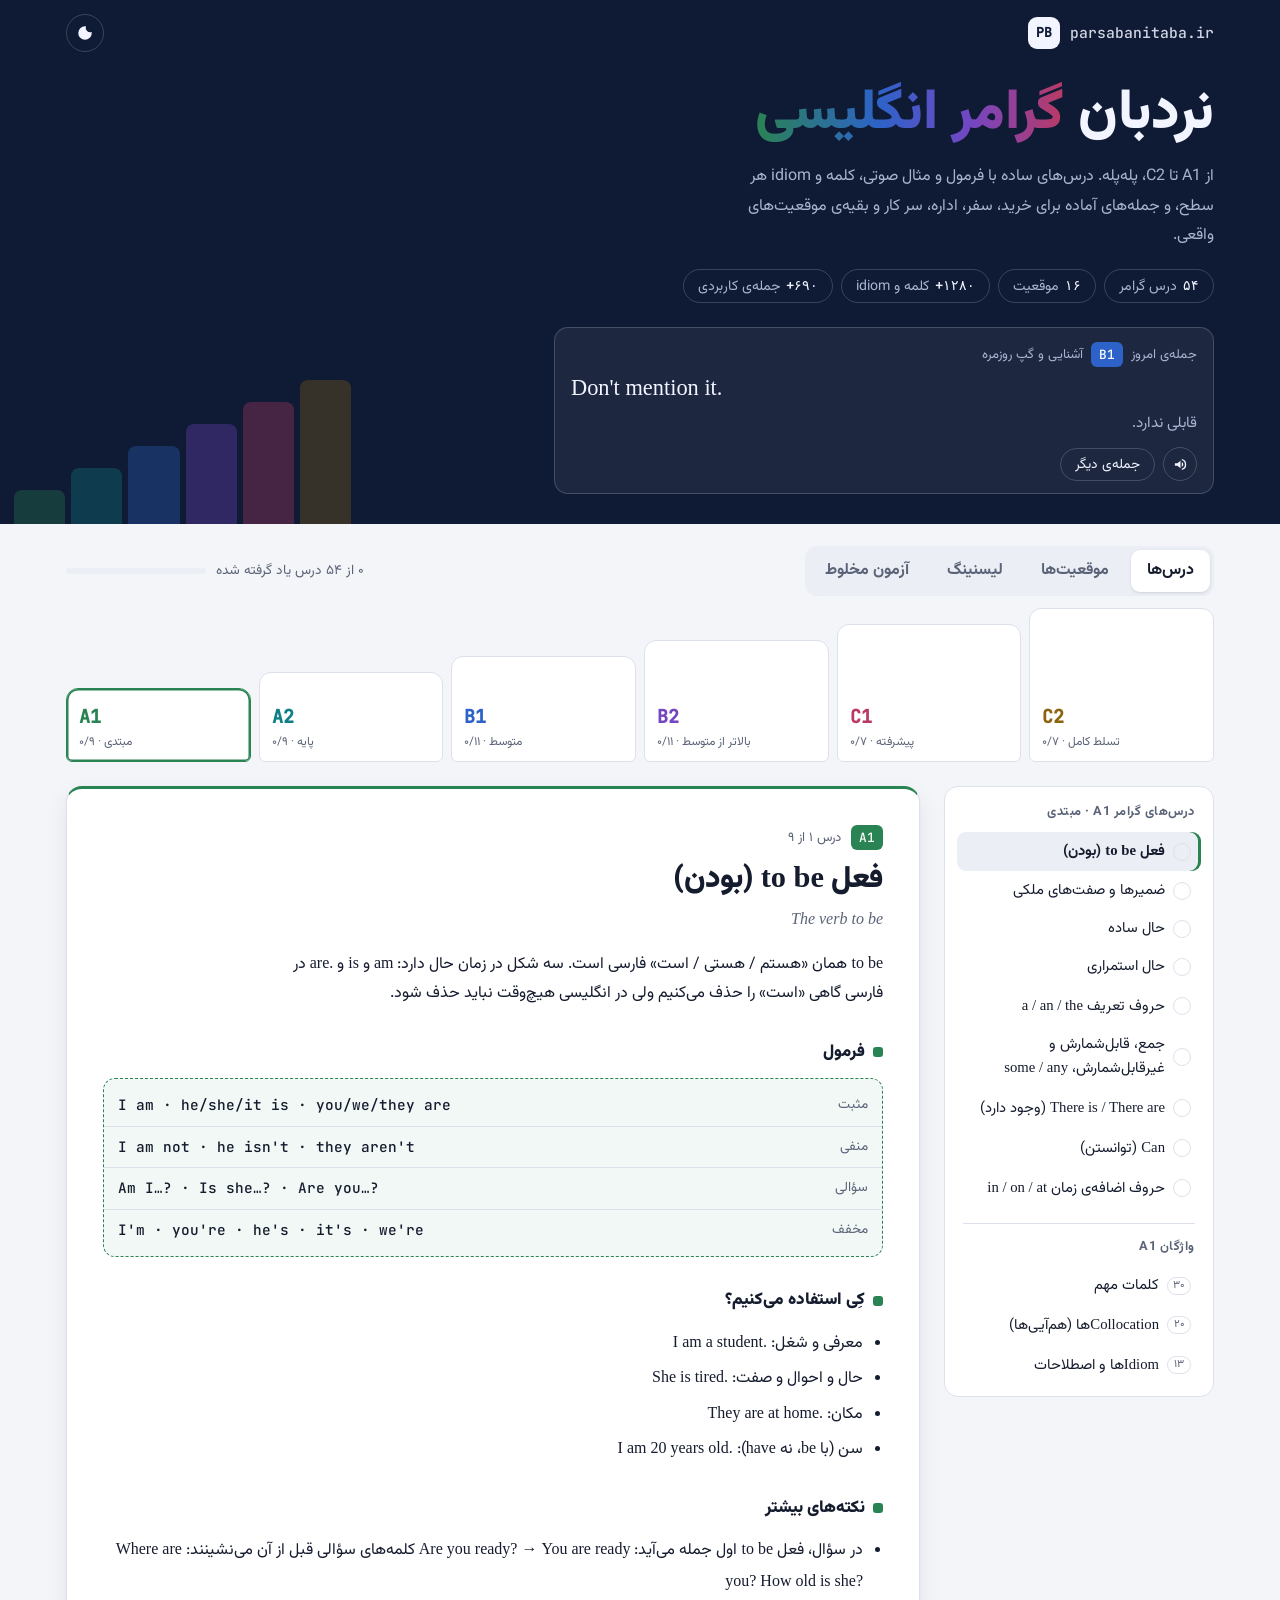
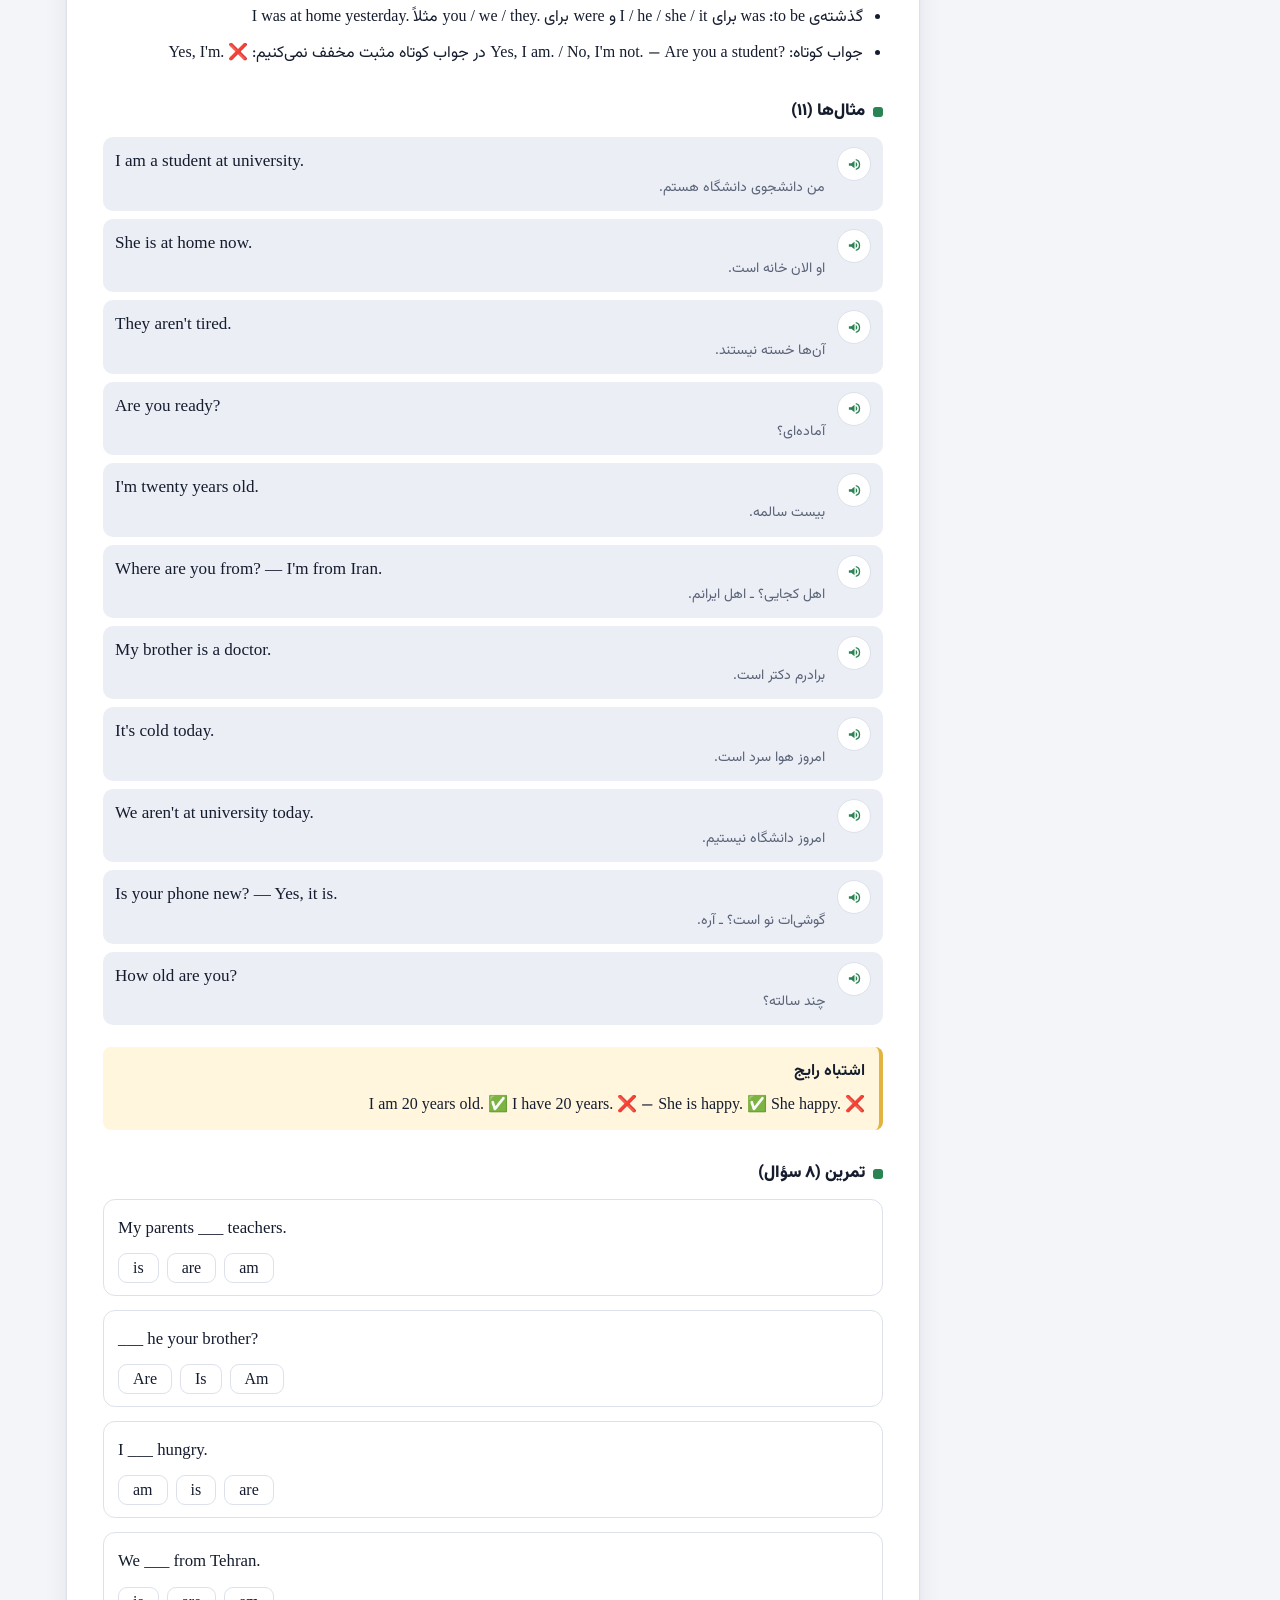
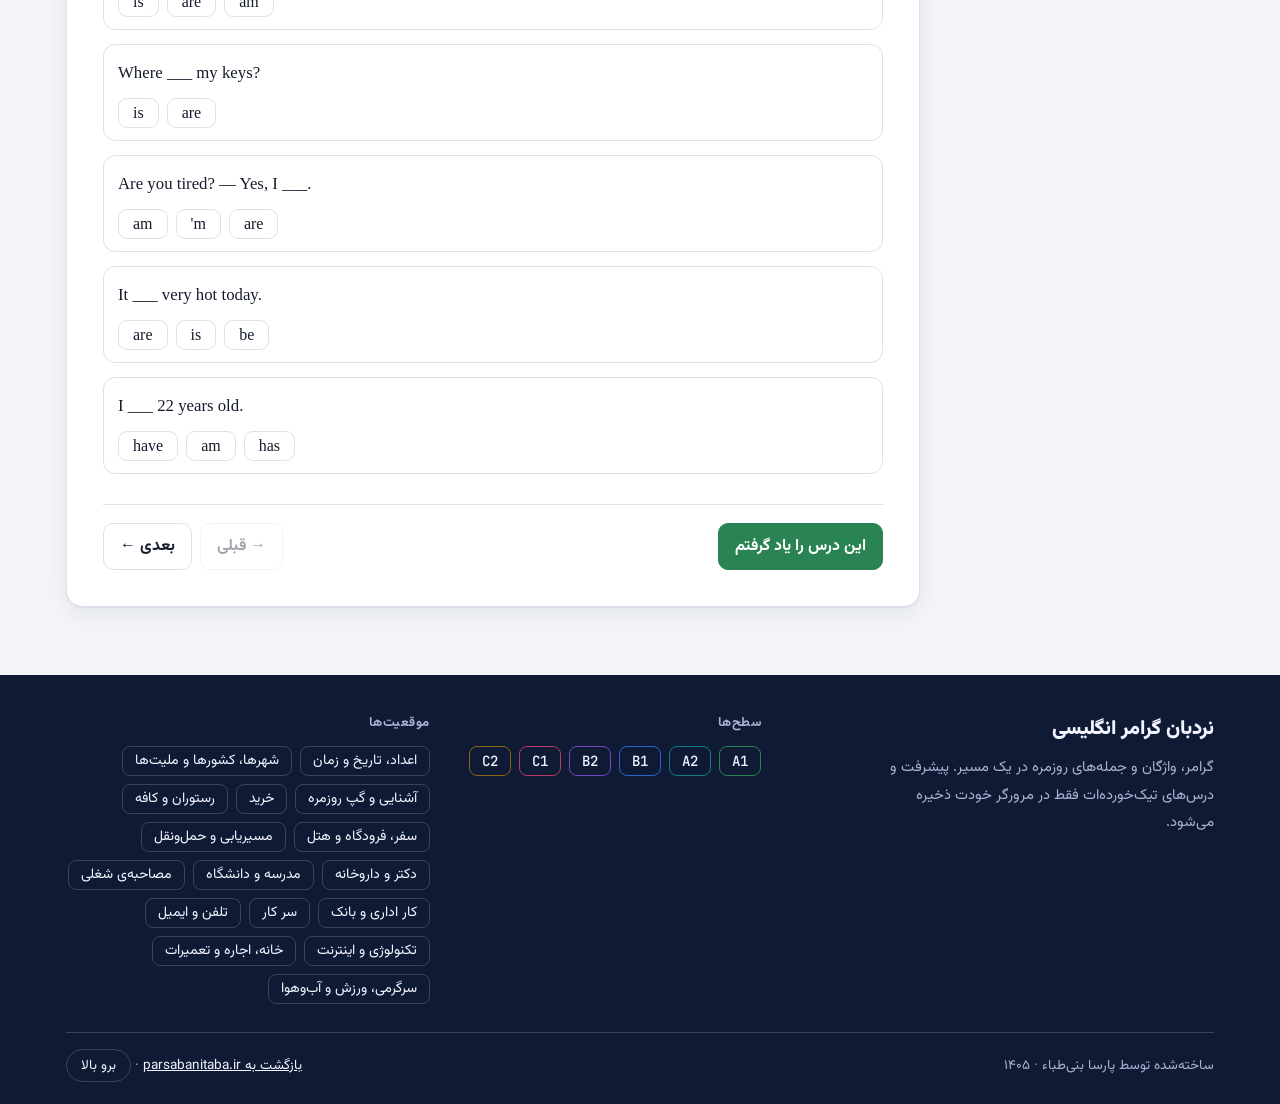
<file: english/index.html>
<!doctype html>
<html lang="fa" dir="rtl">
<head>
<meta charset="utf-8">
<meta name="viewport" content="width=device-width,initial-scale=1,viewport-fit=cover">
<title>نردبان گرامر انگلیسی</title>
<meta name="description" content="آموزش گرامر انگلیسی از A1 تا C2 با توضیح فارسی، مثال صوتی، تمرین، کلمه، collocation، idiom و جمله‌های کاربردی در موقعیت‌های مختلف">
<meta property="og:type" content="website">
<meta property="og:site_name" content="parsabanitaba.ir">
<meta property="og:title" content="نردبان گرامر انگلیسی">
<meta property="og:description" content="آموزش گرامر انگلیسی از A1 تا C2 با توضیح فارسی، مثال صوتی، تمرین، کلمه، collocation، idiom و جمله‌های کاربردی در موقعیت‌های مختلف">
<meta property="og:url" content="https://parsabanitaba.ir/english/">
<link rel="icon" type="image/svg+xml" href="../assets/img/favicon.svg">
<style>
@font-face{font-family:"Vazirmatn";src:url(fonts/Vazirmatn-Regular.woff2) format("woff2");font-weight:400;font-display:swap}
@font-face{font-family:"Vazirmatn";src:url(fonts/Vazirmatn-Medium.woff2) format("woff2");font-weight:500;font-display:swap}
@font-face{font-family:"Vazirmatn";src:url(fonts/Vazirmatn-Bold.woff2) format("woff2");font-weight:700;font-display:swap}
@font-face{font-family:"Vazirmatn";src:url(fonts/Vazirmatn-Black.woff2) format("woff2");font-weight:800;font-display:swap}
@font-face{font-family:"JetBrains Mono";src:url(fonts/jetbrains-mono-latin-500-normal.woff2) format("woff2");font-weight:500;font-display:swap}
[hidden]{display:none!important}
body{margin:0}
img{max-width:100%}

/* Layout: a CEFR staircase picks the level; lesson list on the side, lesson + practice in the main column (RTL). */
:root{
  --bg:#F3F5F9; --surface:#FFFFFF; --ink:#151C2E; --muted:#5A6377; --line:#DCE1EB; --soft:#EBEEF5;
  --a1:#2A8352; --a2:#0E7F84; --b1:#2D63C8; --b2:#7446C2; --c1:#B93A64; --c2:#8C6410;
  --hero:#0F1A35; --hero-ink:#F2F5FF; --hero-mut:#A9B4D0; --hero-line:rgb(255 255 255 / .18); --shadow:0 1px 2px rgb(20 28 46 / .06),0 8px 24px rgb(20 28 46 / .07);
  --ok:#1E8A4B; --ok-bg:#E3F4EA; --bad:#C0392B; --bad-bg:#FBE7E4; --tip-bg:#FFF6DD; --tip-line:#E3B341;
  --fa:"Vazirmatn",Tahoma,"Segoe UI",sans-serif;
  --en:Georgia,"Iowan Old Style","Times New Roman",serif;
  --mono:"JetBrains Mono",ui-monospace,Menlo,Consolas,monospace;
  --lv:var(--a1);
}
@media (prefers-color-scheme:dark){:root:not([data-theme="light"]){
  --bg:#0F1320; --surface:#171C2B; --ink:#E7EAF2; --muted:#9AA3B7; --line:#2A3146; --soft:#1F2537;
  --a1:#4FBF7F; --a2:#3CBFC3; --b1:#6D9BF2; --b2:#A884F0; --c1:#EC7BA0; --c2:#E0B24C;
  --hero:#0A0F1E; --shadow:0 1px 2px rgb(0 0 0 / .4),0 8px 24px rgb(0 0 0 / .3);
  --ok:#5BD08C; --ok-bg:#16301F; --bad:#F07A6C; --bad-bg:#3A1C1A; --tip-bg:#2E2814; --tip-line:#C99A2E; color-scheme:dark}}
:root[data-theme="dark"]{
  --bg:#0F1320; --surface:#171C2B; --ink:#E7EAF2; --muted:#9AA3B7; --line:#2A3146; --soft:#1F2537;
  --a1:#4FBF7F; --a2:#3CBFC3; --b1:#6D9BF2; --b2:#A884F0; --c1:#EC7BA0; --c2:#E0B24C;
  --hero:#0A0F1E; --shadow:0 1px 2px rgb(0 0 0 / .4),0 8px 24px rgb(0 0 0 / .3);
  --ok:#5BD08C; --ok-bg:#16301F; --bad:#F07A6C; --bad-bg:#3A1C1A; --tip-bg:#2E2814; --tip-line:#C99A2E; color-scheme:dark}
*{box-sizing:border-box}
body{background:var(--bg);color:var(--ink);font-family:var(--fa);font-size:16px;line-height:1.85;direction:rtl}
.wrap{max-width:1180px;margin:0 auto;padding-left:max(16px,env(safe-area-inset-left,0px));padding-right:max(16px,env(safe-area-inset-right,0px));padding-block:0 40px}
.en,bdi.en{font-family:var(--en);direction:ltr;unicode-bidi:isolate}
.hero{background:var(--hero);color:var(--hero-ink);position:relative;overflow:hidden;padding-top:max(14px,env(safe-area-inset-top,0px));padding-bottom:30px}
.hero-in,.foot-in{position:relative;z-index:1;max-width:1180px;margin:0 auto;padding-left:max(16px,env(safe-area-inset-left,0px));padding-right:max(16px,env(safe-area-inset-right,0px))}
.hero-top{display:flex;align-items:center;justify-content:space-between;gap:12px;margin-bottom:28px}
.brand{display:inline-flex;align-items:center;gap:10px;color:var(--hero-ink);text-decoration:none;font-weight:700;direction:ltr}
.brand .mark{width:32px;height:32px;border-radius:9px;display:grid;place-items:center;background:var(--hero-ink);color:var(--hero);font-family:var(--mono);font-size:.82rem}
.brand .t{opacity:.85;font-size:.92rem;font-family:var(--mono);font-weight:500}
.tbtn{font:inherit;display:grid;place-items:center;width:38px;height:38px;border-radius:50%;border:1px solid var(--hero-line);background:transparent;color:var(--hero-ink);cursor:pointer}
.tbtn:hover{background:rgb(255 255 255 / .1)}
.tbtn svg{width:18px;height:18px;fill:currentColor}
h1{font-size:clamp(2rem,5.6vw,3.5rem);font-weight:800;line-height:1.25;margin:0;text-wrap:balance;color:inherit}
.hero h1 em{font-style:normal;background:linear-gradient(90deg,var(--a1),var(--b1) 40%,var(--b2) 70%,var(--c1));-webkit-background-clip:text;background-clip:text;color:transparent}
.sub{color:var(--hero-mut);margin:12px 0 0;max-width:54ch}
.chips{display:flex;flex-wrap:wrap;gap:8px;margin:18px 0 0}
.chips span{border:1px solid var(--hero-line);border-radius:999px;padding:2px 14px;font-size:.88rem;color:var(--hero-mut)}
.chips b{color:var(--hero-ink);font-family:var(--mono);font-weight:500;margin-inline-end:6px}
.today{margin-top:24px;max-width:660px;border:1px solid var(--hero-line);border-radius:14px;padding:14px 16px 12px;background:rgb(255 255 255 / .06);display:grid;gap:4px}
.today-l{display:flex;gap:8px;align-items:center;color:var(--hero-mut);font-size:.82rem;flex-wrap:wrap}
.today-e{font-family:var(--en);font-size:clamp(1.1rem,2.6vw,1.4rem);direction:ltr;text-align:left;line-height:1.5}
.today-f{color:var(--hero-mut);font-size:.95rem}
.today-b{display:flex;gap:8px;align-items:center;margin-top:6px}
.today .say{background:transparent;border-color:var(--hero-line);color:var(--hero-ink)}
.btn2{font:inherit;font-size:.85rem;border:1px solid var(--hero-line);background:transparent;color:var(--hero-ink);border-radius:999px;padding:3px 14px;cursor:pointer}
.btn2:hover{background:rgb(255 255 255 / .1)}
.hero-bg{position:absolute;left:0;bottom:0;display:flex;align-items:flex-end;gap:6px;direction:ltr;padding-left:14px;z-index:0;pointer-events:none}
.hero-bg i{display:block;width:clamp(22px,4vw,56px);height:var(--h);background:var(--c);opacity:.32;border-radius:8px 8px 0 0}
@media (max-width:700px){.hero-bg{opacity:.55;transform:scale(.7);transform-origin:left bottom}}
.toolbar{display:flex;flex-wrap:wrap;gap:12px 24px;align-items:center;justify-content:space-between;margin:22px 0 12px}
.hero :focus-visible,.site-foot :focus-visible{outline:2.5px solid var(--hero-ink);outline-offset:2px}
.site-foot{background:var(--hero);color:var(--hero-ink);margin-top:28px;padding-top:36px;padding-bottom:max(22px,env(safe-area-inset-bottom,0px))}
.foot-grid{display:grid;grid-template-columns:1.4fr 1fr 1.2fr;gap:28px}
@media (max-width:760px){.foot-grid{grid-template-columns:minmax(0,1fr)}}
.site-foot h4{margin:0 0 10px;font-size:.82rem;color:var(--hero-mut);letter-spacing:.04em;font-weight:700}
.site-foot p{margin:0;color:var(--hero-mut);font-size:.92rem;max-width:42ch}
.foot-t{font-size:1.25rem;font-weight:800;margin-bottom:6px}
.fl{display:flex;flex-wrap:wrap;gap:8px}
.fl button{font:inherit;font-size:.88rem;border:1px solid var(--hero-line);background:transparent;color:var(--hero-ink);border-radius:8px;padding:1px 12px;cursor:pointer}
.fl button:hover{border-color:var(--hero-ink)}
.fl button.lvb{font-family:var(--mono);font-weight:500;border-color:var(--c)}
.foot-bot{display:flex;flex-wrap:wrap;justify-content:space-between;align-items:center;gap:10px 20px;margin-top:28px;padding-top:16px;border-top:1px solid var(--hero-line);color:var(--hero-mut);font-size:.85rem}
.foot-bot a{color:var(--hero-ink)}
.pgroup{margin-top:16px}
.ptitle{font-weight:800;margin:0 0 8px;display:flex;gap:8px;align-items:center}
.ptitle .lvtag{font-weight:500}
.modes{display:flex;gap:6px;background:var(--soft);padding:4px;border-radius:12px}
.modes button{font:inherit;font-weight:700;border:0;background:transparent;color:var(--muted);padding:6px 16px;border-radius:9px;cursor:pointer}
.modes button[aria-pressed="true"]{background:var(--surface);color:var(--ink);box-shadow:0 1px 3px rgb(0 0 0 / .12)}
/* staircase */
.stairs{display:grid;grid-template-columns:repeat(6,minmax(0,1fr));gap:8px;align-items:end;margin:8px 0 24px;direction:ltr}
.step{font:inherit;border:1.5px solid var(--line);background:var(--surface);color:var(--ink);border-radius:12px 12px 6px 6px;cursor:pointer;position:relative;overflow:hidden;display:flex;flex-direction:column;justify-content:flex-end;align-items:flex-start;padding:10px 12px;text-align:left;min-width:0}
.step:nth-child(1){height:74px}.step:nth-child(2){height:90px}.step:nth-child(3){height:106px}.step:nth-child(4){height:122px}.step:nth-child(5){height:138px}.step:nth-child(6){height:154px}
@media (max-width:560px){.stairs{gap:5px}.step{padding:8px 7px}.step b{font-size:1rem}.step small{font-size:.66rem}}
.vbar{display:flex;flex-wrap:wrap;gap:10px;align-items:center;margin:14px 0}
.btn[aria-pressed="true"]{border-color:var(--lv);color:var(--lv)}
.vgrid{display:grid;grid-template-columns:repeat(auto-fill,minmax(240px,1fr));gap:10px}
.vcard{border:1px solid var(--line);border-radius:12px;padding:12px 14px;display:flex;flex-direction:column;gap:4px;min-width:0}
.vh{display:flex;gap:10px;align-items:center;justify-content:space-between;direction:ltr}
.vw{font-family:var(--en);font-size:1.12rem;font-weight:600;color:var(--lv);min-width:0}
.vm{font:inherit;font-weight:700;text-align:right;background:none;border:0;padding:0;color:var(--ink);cursor:default;transition:filter .2s}
.hidemean .vm:not(.show){filter:blur(6px);cursor:pointer;user-select:none}
.vx{font-family:var(--en);direction:ltr;text-align:left;color:var(--muted);font-size:.93rem;font-style:italic;line-height:1.55}
.hidemean .ex .f:not(.show){filter:blur(6px);cursor:pointer;user-select:none}
.exs.hidemean .ex .f{cursor:pointer}
.pscore{margin-top:14px;color:var(--muted)}.pscore b{color:var(--ink)}
.list h2.sep{margin-top:16px;padding-top:12px;border-top:1px solid var(--line)}
.list .dot.cnt{width:auto;min-width:24px;border-radius:10px;padding:0 4px;color:var(--muted);font-size:.68rem;border-color:var(--line)}
.opts.fa{direction:rtl}.opts.fa button{font-family:var(--fa);font-size:.95rem}
.picks.types{direction:rtl;justify-content:flex-start;margin-top:-6px}.picks.types label{font-family:var(--fa)}
.step .fill{position:absolute;inset:auto 0 0 0;background:var(--c);opacity:.16;transition:height .4s}
.step b{font-family:var(--mono);font-size:1.15rem;color:var(--c);position:relative}
.step small{font-family:var(--fa);direction:rtl;color:var(--muted);font-size:.75rem;position:relative;line-height:1.4}
.step[aria-pressed="true"]{border-color:var(--c);box-shadow:inset 0 0 0 1.5px var(--c)}
.step:focus-visible,button:focus-visible{outline:2.5px solid var(--lv);outline-offset:2px}
.overall{display:flex;align-items:center;gap:10px;color:var(--muted);font-size:.85rem}
.bar{height:6px;background:var(--soft);border-radius:4px;overflow:hidden;width:140px}
.bar i{display:block;height:100%;background:var(--ink);opacity:.7;transition:width .4s}
/* main grid */
.grid{display:grid;grid-template-columns:270px minmax(0,1fr);gap:24px;align-items:start}
@media (max-width:860px){.grid{grid-template-columns:minmax(0,1fr)}}
aside.list{position:sticky;top:calc(env(safe-area-inset-top,0px) + 12px);background:var(--surface);border:1px solid var(--line);border-radius:14px;padding:12px;max-height:calc(100vh - 40px);overflow:auto}
@media (max-width:860px){aside.list{position:static;max-height:none}}
.list h2{font-size:.8rem;letter-spacing:.04em;color:var(--muted);margin:2px 6px 8px;font-weight:700}
.list ol{list-style:none;margin:0;padding:0;display:flex;flex-direction:column;gap:2px}
@media (max-width:860px){.list ol{display:grid;grid-template-columns:repeat(auto-fill,minmax(200px,1fr))}}
.list button{font:inherit;font-size:.92rem;width:100%;text-align:right;border:0;background:transparent;color:var(--ink);padding:7px 10px;border-radius:9px;cursor:pointer;display:flex;gap:8px;align-items:center;line-height:1.5}
.list button:hover{background:var(--soft)}
.list button[aria-current="true"]{background:var(--soft);font-weight:700;box-shadow:inset -3px 0 0 var(--lv)}
.list .dot{flex:none;width:18px;height:18px;border-radius:50%;border:1.5px solid var(--line);display:grid;place-items:center;font-size:.7rem;color:#fff}
.list .dot.done{background:var(--lv);border-color:var(--lv)}
/* lesson */
article.lesson{background:var(--surface);border:1px solid var(--line);border-top:3px solid var(--lv);box-shadow:var(--shadow);border-radius:16px;padding:clamp(18px,3.5vw,36px);min-width:0}
.eyebrow{display:flex;gap:10px;align-items:center;font-size:.82rem;color:var(--muted);margin-bottom:6px}
.lvtag{font-family:var(--mono);color:#fff;background:var(--lv);border-radius:6px;padding:1px 8px;font-size:.8rem;direction:ltr}
.lesson h2{font-size:clamp(1.4rem,3.4vw,1.9rem);font-weight:800;margin:0;line-height:1.4;text-wrap:balance}
.lesson .entitle{font-family:var(--en);font-style:italic;color:var(--muted);direction:ltr;text-align:right;margin:2px 0 14px}
.lesson h3{font-size:1.05rem;margin:28px 0 10px;font-weight:800;display:flex;align-items:center;gap:8px}
.lesson h3::before{content:"";width:10px;height:10px;border-radius:3px;background:var(--lv)}
.lesson p{margin:0 0 10px;max-width:68ch}
.formula{border:1.5px dashed var(--lv);border-radius:12px;padding:6px 0;overflow-x:auto;background:color-mix(in srgb,var(--lv) 6%,var(--surface))}
.formula table{border-collapse:collapse;width:100%}
.formula td{padding:7px 14px;vertical-align:top;border-bottom:1px solid var(--line)}
.formula tr:last-child td{border-bottom:0}
.formula td:first-child{color:var(--muted);font-size:.85rem;white-space:nowrap;width:1%}
.formula td:last-child{font-family:var(--mono);font-size:.9rem;direction:ltr;text-align:left;white-space:pre-wrap}
ul.uses{margin:0;padding-inline-start:20px;display:flex;flex-direction:column;gap:4px}
.exs{display:flex;flex-direction:column;gap:8px;margin:0;padding:0;list-style:none}
.ex{display:flex;gap:12px;align-items:flex-start;padding:10px 12px;border-radius:10px;background:var(--soft)}
.ex .s{flex:1;min-width:0}
.ex .e{font-family:var(--en);font-size:1.07rem;direction:ltr;text-align:left;line-height:1.6}
.ex .f{color:var(--muted);font-size:.88rem}
.say{flex:none;font:inherit;border:1px solid var(--line);background:var(--surface);color:var(--lv);width:34px;height:34px;border-radius:50%;cursor:pointer;display:grid;place-items:center}
.say svg{width:15px;height:15px;fill:currentColor}
.tip{border-inline-start:4px solid var(--tip-line);background:var(--tip-bg);border-radius:8px;padding:10px 14px;margin-top:22px}
.tip b{display:block;margin-bottom:2px}
.qs{display:flex;flex-direction:column;gap:14px;counter-reset:q}
.q{border:1px solid var(--line);border-radius:12px;padding:12px 14px}
.q .qt{font-family:var(--en);font-size:1.05rem;direction:ltr;text-align:left;margin-bottom:10px;unicode-bidi:plaintext}
.opts{display:flex;flex-wrap:wrap;gap:8px;direction:ltr}
.opts button{font-family:var(--en);font-size:1rem;border:1.5px solid var(--line);background:var(--surface);color:var(--ink);padding:5px 14px;border-radius:9px;cursor:pointer}
.opts button:hover:not(:disabled){border-color:var(--lv)}
.opts button.ok{border-color:var(--ok);background:var(--ok-bg);color:var(--ok);font-weight:600}
.opts button.bad{border-color:var(--bad);background:var(--bad-bg);color:var(--bad);text-decoration:line-through}
.opts button:disabled{cursor:default}
.why{margin-top:10px;font-size:.92rem;padding:8px 12px;border-radius:8px}
.why.ok{background:var(--ok-bg)}.why.bad{background:var(--bad-bg)}
.foot{display:flex;flex-wrap:wrap;gap:10px;justify-content:space-between;align-items:center;margin-top:30px;padding-top:18px;border-top:1px solid var(--line)}
.btn{font:inherit;font-weight:700;border:1.5px solid var(--line);background:var(--surface);color:var(--ink);padding:8px 16px;border-radius:10px;cursor:pointer}
.btn.primary{background:var(--lv);border-color:var(--lv);color:#fff}
.btn:disabled{opacity:.4;cursor:default}
.nav{display:flex;gap:8px}
/* quiz mode */
.lbar{display:flex;gap:8px;flex-wrap:wrap;margin:8px 0}
.ltabs{display:flex;gap:6px;flex-wrap:wrap;margin:6px 0 12px}
.ltabs button{font:inherit;font-size:.9rem;border:1.5px solid var(--line);background:var(--surface);color:var(--ink);padding:5px 12px;border-radius:999px;cursor:pointer}
.ltabs button[aria-pressed=true]{background:var(--lv);border-color:var(--lv);color:#fff}
.ltext{font-family:var(--en);direction:ltr;text-align:left;background:var(--bg);border:1px solid var(--line);border-radius:10px;padding:12px 14px;margin:6px 0 14px;line-height:1.7}
.dict{border-top:1px solid var(--line);padding:12px 0}
.dict input{width:100%;box-sizing:border-box;font-family:var(--en);font-size:1rem;padding:8px 10px;border:1.5px solid var(--line);border-radius:9px;background:var(--surface);color:var(--ink);margin:4px 0 8px}
.quizbox{background:var(--surface);border:1px solid var(--line);border-radius:16px;padding:clamp(18px,3.5vw,36px);max-width:760px;margin:0 auto}
.picks{display:flex;flex-wrap:wrap;gap:8px;margin:12px 0 18px;direction:ltr;justify-content:flex-end}
.picks label{display:flex;gap:6px;align-items:center;border:1.5px solid var(--line);border-radius:9px;padding:4px 12px;cursor:pointer;font-family:var(--mono)}
.qprog{display:flex;justify-content:space-between;color:var(--muted);font-size:.85rem;margin-bottom:10px}
.score{font-size:3rem;font-weight:800;font-family:var(--mono);direction:ltr;text-align:right}
.miss{list-style:none;padding:0;display:flex;flex-direction:column;gap:8px}
.miss li{border:1px solid var(--line);border-radius:10px;padding:8px 12px}
.link{font:inherit;color:var(--b1);background:none;border:0;padding:0;cursor:pointer;text-decoration:underline}
@media (prefers-reduced-motion:reduce){*{transition:none!important}}
</style>
</head>
<body>
<noscript><p style="padding:24px;font-family:sans-serif">برای استفاده از این صفحه جاوااسکریپت را فعال کنید.</p></noscript>
<header class="hero">
  <div class="hero-bg" aria-hidden="true"><i style="--h:34px;--c:var(--a1)"></i><i style="--h:56px;--c:var(--a2)"></i><i style="--h:78px;--c:var(--b1)"></i><i style="--h:100px;--c:var(--b2)"></i><i style="--h:122px;--c:var(--c1)"></i><i style="--h:144px;--c:var(--c2)"></i></div>
  <div class="hero-in">
    <div class="hero-top">
      <a class="brand" href="https://parsabanitaba.ir/"><span class="mark">PB</span><span class="t">parsabanitaba.ir</span></a>
      <button class="tbtn" id="theme" aria-label="تغییر تم روشن و تاریک" title="تم روشن / تاریک"><svg viewBox="0 0 24 24" aria-hidden="true"><path d="M12 3a9 9 0 1 0 9 9c0-.5 0-.9-.1-1.3A6 6 0 0 1 13.3 3.1 9 9 0 0 0 12 3z"/></svg></button>
    </div>
    <h1>نردبان <em>گرامر انگلیسی</em></h1>
    <p class="sub">از A1 تا C2، پله‌پله. درس‌های ساده با فرمول و مثال صوتی، کلمه و idiom هر سطح، و جمله‌های آماده برای خرید، سفر، اداره، سر کار و بقیه‌ی موقعیت‌های واقعی.</p>
    <div class="chips"><span><b id="st-g"></b>درس گرامر</span><span><b id="st-s"></b>موقعیت</span><span><b id="st-w"></b>کلمه و idiom</span><span><b id="st-p"></b>جمله‌ی کاربردی</span></div>
    <div class="today" aria-live="polite">
      <div class="today-l"><span>جمله‌ی امروز</span><span class="lvtag" id="tdLv"></span><span id="tdSit"></span></div>
      <div class="today-e" id="tdEn"></div>
      <div class="today-f" id="tdFa"></div>
      <div class="today-b"><button class="say" id="tdSay" aria-label="پخش تلفظ"></button><button class="btn2" id="tdNext">جمله‌ی دیگر</button></div>
    </div>
  </div>
</header>
<div class="wrap">
  <div class="toolbar">
    <div class="modes" role="group" aria-label="حالت">
      <button id="m-learn" aria-pressed="true">درس‌ها</button>
      <button id="m-sit" aria-pressed="false">موقعیت‌ها</button>
      <button id="m-listen" aria-pressed="false">لیسنینگ</button>
      <button id="m-quiz" aria-pressed="false">آزمون مخلوط</button>
    </div>
    <div class="overall"><span id="ovText"></span><div class="bar"><i id="ovBar"></i></div></div>
  </div>
  <nav class="stairs" id="stairs" aria-label="سطح"></nav>
  <main id="main"></main>
</div>
<footer class="site-foot">
  <div class="foot-in">
    <div class="foot-grid">
      <div><div class="foot-t">نردبان گرامر انگلیسی</div><p>گرامر، واژگان و جمله‌های روزمره در یک مسیر. پیشرفت و درس‌های تیک‌خورده‌ات فقط در مرورگر خودت ذخیره می‌شود.</p></div>
      <div><h4>سطح‌ها</h4><div class="fl" id="fl-lv"></div></div>
      <div><h4>موقعیت‌ها</h4><div class="fl" id="fl-sit"></div></div>
    </div>
    <div class="foot-bot"><span>ساخته‌شده توسط پارسا بنی‌طباء · ۱۴۰۵</span><span><a href="https://parsabanitaba.ir/">بازگشت به parsabanitaba.ir</a> · <button class="btn2" id="totop">برو بالا</button></span></div>
  </div>
</footer>

<script>
const LV={a1:{n:"مبتدی",c:"--a1"},a2:{n:"پایه",c:"--a2"},b1:{n:"متوسط",c:"--b1"},b2:{n:"بالاتر از متوسط",c:"--b2"},c1:{n:"پیشرفته",c:"--c1"},c2:{n:"تسلط کامل",c:"--c2"}};
const T=[
/* ================= A1 ================= */
{lv:"a1",id:"be",en:"The verb to be",fa:"فعل to be (بودن)",
i:"to be همان «هستم / هستی / است» فارسی است. سه شکل در زمان حال دارد: am و is و are. در فارسی گاهی «است» را حذف می‌کنیم ولی در انگلیسی هیچ‌وقت نباید حذف شود.",
f:[["مثبت","I am · he/she/it is · you/we/they are"],["منفی","I am not · he isn't · they aren't"],["سؤالی","Am I…? · Is she…? · Are you…?"],["مخفف","I'm · you're · he's · it's · we're"]],
u:["معرفی و شغل: I am a student.","حال و احوال و صفت: She is tired.","مکان: They are at home.","سن (با be، نه have): I am 20 years old."],
x:[["I am a student at university.","من دانشجوی دانشگاه هستم."],["She is at home now.","او الان خانه است."],["They aren't tired.","آن‌ها خسته نیستند."],["Are you ready?","آماده‌ای؟"],["I'm twenty years old.","بیست سالمه."]],
t:"❌ She happy. ✅ She is happy. — ❌ I have 20 years. ✅ I am 20 years old.",
q:[["My parents ___ teachers.",["is","are","am"],1,"فاعل جمع (parents) است، پس are."],["___ he your brother?",["Are","Is","Am"],1,"برای he/she/it از is استفاده می‌کنیم."],["I ___ hungry.",["am","is","are"],0,"I همیشه با am می‌آید."]]},

{lv:"a1",id:"pron",en:"Pronouns & possessives",fa:"ضمیرها و صفت‌های ملکی",
i:"ضمیر به جای اسم می‌نشیند. چهار گروه داریم: ضمیر فاعلی (قبل از فعل)، ضمیر مفعولی (بعد از فعل یا حرف اضافه)، صفت ملکی (قبل از اسم) و ضمیر ملکی (تنها، بدون اسم).",
f:[["فاعلی","I · you · he · she · it · we · they"],["مفعولی","me · you · him · her · it · us · them"],["صفت ملکی","my · your · his · her · its · our · their  + اسم"],["ضمیر ملکی","mine · yours · his · hers · ours · theirs"]],
u:["فاعل: **She** likes tea.","مفعول: I know **her**.","مالکیت + اسم: This is **my** book.","مالکیت بدون اسم: This book is **mine**."],
x:[["He loves her, and she loves him.","او (مرد) او را دوست دارد و او (زن) هم او را."],["Is this your phone? — No, it's hers.","این گوشی توئه؟ — نه، مال اوست."],["The cat is eating its food.","گربه دارد غذایش را می‌خورد."],["Tell us about your family.","درباره‌ی خانواده‌ات به ما بگو."]],
t:"its (مال آن) با it's (= it is) فرق دارد. ❌ The dog wagged it's tail. ✅ its tail.",
q:[["This book is ___. (مال من)",["my","mine","me"],1,"بعدش اسمی نیامده، پس ضمیر ملکی mine."],["Call ___ tomorrow. (به او ـ مرد)",["he","his","him"],2,"بعد از فعل، ضمیر مفعولی him."],["The dog wagged ___ tail.",["it's","its","it"],1,"its یعنی «مال آن». it's یعنی it is."]]},

{lv:"a1",id:"ps",en:"Present simple",fa:"حال ساده",
i:"برای کارهایی که عادت یا روتین ما هستند و برای حقیقت‌های همیشگی. نکته‌ی طلایی: برای he / she / it به فعل s اضافه می‌کنیم. در منفی و سؤالی از do / does کمک می‌گیریم و فعل اصلی ساده می‌شود.",
f:[["مثبت","I/you/we/they work · he/she/it works"],["منفی","I don't work · she doesn't work"],["سؤالی","Do you work? · Does he work?"],["املای s","watch→watches · go→goes · study→studies · play→plays"]],
u:["عادت و روتین: I drink tea every morning.","حقیقت علمی: Water boils at 100°C.","برنامه‌ی ثابت: The train leaves at 8.","کلمات نشانه: always, usually, every day, on Mondays"],
x:[["She goes to work by bus.","او با اتوبوس سر کار می‌رود."],["I don't eat meat.","من گوشت نمی‌خورم."],["Does your brother live in Tehran?","برادرت تهران زندگی می‌کند؟"],["The sun rises in the east.","خورشید از شرق طلوع می‌کند."]],
t:"وقتی does آمد، s فعل اصلی حذف می‌شود. ❌ Does she likes…? ✅ Does she like…?",
q:[["She ___ to work by bus.",["go","goes","going"],1,"فاعل she است، پس goes."],["___ they live here?",["Does","Do","Are"],1,"they با do می‌آید."],["He doesn't ___ coffee.",["likes","like","liking"],1,"بعد از doesn't فعل ساده می‌آید."]]},

{lv:"a1",id:"pc",en:"Present continuous",fa:"حال استمراری",
i:"برای کاری که همین الان در حال انجام است یا یک وضعیت موقت. ساختارش am/is/are + فعل ing‌دار است.",
f:[["مثبت","I am working · she is working · they are working"],["منفی","I'm not working · he isn't working"],["سؤالی","Are you working? · Is it raining?"],["املای ing","make→making · run→running · lie→lying"]],
u:["همین الان: Look! It's raining.","موقت: I'm living with my aunt this month.","برنامه‌ی قطعی آینده: I'm meeting Ali tomorrow.","نشانه‌ها: now, right now, at the moment, Look!, Listen!"],
x:[["I'm reading a really good book.","دارم یک کتاب خیلی خوب می‌خوانم."],["What are you doing?","داری چکار می‌کنی؟"],["She isn't listening to me.","او به من گوش نمی‌دهد."],["Listen! Someone is knocking.","گوش کن! یکی دارد در می‌زند."]],
t:"فعل‌های حالتی (know, like, love, want, need, believe, understand) معمولاً ing نمی‌گیرند. ❌ I'm knowing. ✅ I know.",
q:[["Look! It ___.",["rains","is raining","rain"],1,"«Look!» یعنی همین الان، پس استمراری."],["I ___ the answer.",["know","am knowing"],0,"know فعل حالتی است و ing نمی‌گیرد."],["What ___ you doing?",["do","are","is"],1,"you با are می‌آید."]]},

{lv:"a1",id:"art",en:"Articles: a / an / the",fa:"حروف تعریف a / an / the",
i:"a / an یعنی «یک» و برای چیزی است که برای اولین بار می‌گوییم یا مهم نیست کدام. the برای چیزی است که هر دو طرف می‌دانیم کدام است یا فقط یکی از آن وجود دارد. وقتی کلی حرف می‌زنیم، اسم جمع و غیرقابل‌شمارش حرف تعریف نمی‌گیرد.",
f:[["a","قبل از صدای بی‌صدا: a book, a university, a European"],["an","قبل از صدای صدادار: an apple, an hour, an MBA"],["the","مشخص یا یکتا: the sun, the door, the best"],["بدون حرف تعریف","کلی: I like music. Dogs are loyal."]],
u:["شغل: She is **an** engineer.","اولین اشاره، سپس the: I saw **a** dog. **The** dog was big.","یکتا: **the** sky, **the** moon","کلی: **Water** is important."],
x:[["She is an engineer.","او مهندس است."],["I bought a car. The car is blue.","یک ماشین خریدم. ماشین آبی است."],["It takes an hour.","یک ساعت طول می‌کشد."],["I love music.","عاشق موسیقی‌ام."]],
t:"ملاک «صدا» است نه حرف: an hour (h خوانده نمی‌شود) ولی a university (با صدای «یو» شروع می‌شود).",
q:[["She is ___ engineer.",["a","an","the"],1,"engineer با صدای صدادار شروع می‌شود."],["___ sun is very hot today.",["A","The","—"],1,"خورشید فقط یکی است."],["I like ___ music.",["the","a","— (هیچی)"],2,"وقتی کلی حرف می‌زنیم حرف تعریف نمی‌آید."],["It's ___ university in Tehran.",["a","an"],0,"university با صدای «یو» شروع می‌شود، پس a."]]},

{lv:"a1",id:"cnt",en:"Plurals, countable & uncountable, some / any",fa:"جمع، قابل‌شمارش و غیرقابل‌شمارش، some / any",
i:"اسم‌های قابل‌شمارش جمع بسته می‌شوند (book→books). اسم‌های غیرقابل‌شمارش (water, money, information, advice) جمع ندارند و a نمی‌گیرند. some در جمله‌ی مثبت و any در منفی و سؤالی می‌آید.",
f:[["جمع ساده","book→books · box→boxes · city→cities"],["بی‌قاعده","man→men · child→children · person→people · tooth→teeth"],["مثبت","There is some milk. I have some books."],["منفی / سؤالی","There isn't any milk. Do you have any books?"]],
u:["غیرقابل‌شمارش رایج: information, advice, news, furniture, homework","پیشنهاد و درخواست با some: Would you like some tea?"],
x:[["Two children are playing outside.","دو بچه بیرون دارند بازی می‌کنند."],["Can you give me some advice?","می‌شه یه کم راهنمایی‌ام کنی؟"],["We don't have any bread.","هیچ نانی نداریم."],["Would you like some coffee?","قهوه میل دارید؟"]],
t:"❌ an information / informations ✅ some information / a piece of information.",
q:[["Two ___ came to the party.",["childs","children","childrens"],1,"جمع child بی‌قاعده است: children."],["Can you give me some ___?",["advices","advice"],1,"advice غیرقابل‌شمارش است و s نمی‌گیرد."],["Is there ___ milk in the fridge?",["some","any"],1,"در سؤال معمولی any."]]},

{lv:"a1",id:"there",en:"There is / There are",fa:"There is / There are (وجود دارد)",
i:"برای گفتن اینکه چیزی جایی «هست» یا «وجود دارد». با اسم مفرد و غیرقابل‌شمارش there is، با اسم جمع there are.",
f:[["مفرد","There is a bank near here."],["جمع","There are three cats in the garden."],["منفی","There isn't any sugar. · There aren't any chairs."],["سؤالی","Is there a…? · Are there any…?"]],
u:["توصیف مکان: There's a park opposite my house.","پرسیدن: Is there a pharmacy near here?"],
x:[["There is a big park near my house.","نزدیک خانه‌ام یک پارک بزرگ هست."],["There are 30 students in the class.","در کلاس ۳۰ دانشجو هست."],["Is there a pharmacy around here?","این اطراف داروخانه هست؟"]],
t:"در فارسی می‌گوییم «یک بانک اینجا هست»؛ در انگلیسی با there شروع کن، نه ❌ A bank is here near.",
q:[["There ___ three cats in the garden.",["is","are"],1,"three cats جمع است."],["___ a bank near here?",["Is there","There is","Are there"],0,"سؤالی و مفرد: Is there."]]},

{lv:"a1",id:"can",en:"Can / can't",fa:"Can (توانستن)",
i:"can برای توانایی، اجازه و درخواست است. بعد از can فعل ساده بدون to می‌آید و برای he/she هم s نمی‌گیرد.",
f:[["مثبت","I/he/they can swim."],["منفی","She can't (cannot) drive."],["سؤالی","Can you help me?"]],
u:["توانایی: I can speak English.","اجازه: You can sit here.","درخواست: Can you open the door?"],
x:[["I can speak three languages.","می‌توانم سه زبان صحبت کنم."],["She can't come tonight.","او امشب نمی‌تواند بیاید."],["Can I use your pen?","می‌توانم از خودکارت استفاده کنم؟"]],
t:"❌ She cans swim. ❌ I can to swim. ✅ She can swim.",
q:[["She can ___ very well.",["swims","swim","to swim"],1,"بعد از can فعل ساده بدون to."],["___ I open the window?",["Can","Do","Am"],0,"برای اجازه گرفتن Can I…?"]]},

{lv:"a1",id:"time",en:"Prepositions of time: in / on / at",fa:"حروف اضافه‌ی زمان in / on / at",
i:"یک قاعده‌ی هرمی ساده: at برای نقطه‌ی دقیق، on برای روز، in برای بازه‌های بزرگ‌تر.",
f:[["at","at 7 o'clock · at night · at noon · at the weekend (BrE)"],["on","on Monday · on 5 May · on my birthday"],["in","in May · in 2024 · in summer · in the morning"]],
u:["ساعت ← at","روز و تاریخ ← on","ماه، سال، فصل، قسمت‌های روز ← in"],
x:[["The class starts at 9.","کلاس ساعت ۹ شروع می‌شود."],["I was born on 12 March.","دوازدهم مارس به دنیا آمدم."],["We travel in summer.","تابستان سفر می‌کنیم."],["I study in the evening but sleep at night.","عصرها درس می‌خوانم ولی شب می‌خوابم."]],
t:"in the morning ولی at night. و قبل از next / last / this / every حرف اضافه نمی‌آید: ❌ on next Monday ✅ next Monday.",
q:[["___ Monday",["in","on","at"],1,"روز هفته ← on"],["___ 7 o'clock",["in","on","at"],2,"ساعت ← at"],["___ 2020",["in","on","at"],0,"سال ← in"],["I'll see you ___ next week.",["on","in","— (هیچی)"],2,"قبل از next حرف اضافه نمی‌آید."]]},

/* ================= A2 ================= */
{lv:"a2",id:"past",en:"Past simple",fa:"گذشته‌ی ساده",
i:"برای کاری که در گذشته شروع شد و تمام شد. فعل‌های باقاعده ed می‌گیرند و بی‌قاعده‌ها شکل خاص دارند (go→went). در منفی و سؤالی did می‌آید و فعل ساده می‌شود.",
f:[["مثبت","I worked · she went · they saw"],["منفی","I didn't work · she didn't go"],["سؤالی","Did you work? · Where did he go?"],["was / were","I/he/she/it was · you/we/they were"]],
u:["زمان مشخص گذشته: yesterday, last week, in 2015, two days ago","پشت سر هم: I woke up, had breakfast and left."],
x:[["We went to the cinema yesterday.","دیروز سینما رفتیم."],["Did you send the email?","ایمیل را فرستادی؟"],["She didn't call me last night.","دیشب به من زنگ نزد."],["I was very tired after work.","بعد از کار خیلی خسته بودم."]],
t:"بعد از did فعل ساده: ❌ Did you went? ✅ Did you go?",
q:[["We ___ to the cinema yesterday.",["go","went","gone"],1,"yesterday ← گذشته‌ی ساده: went."],["Did you ___ the email?",["sent","send"],1,"بعد از did فعل ساده."],["They ___ at home last night.",["was","were"],1,"they با were."]]},

{lv:"a2",id:"pastc",en:"Past continuous",fa:"گذشته‌ی استمراری",
i:"برای کاری که در لحظه‌ای از گذشته در جریان بود. اغلب کنار گذشته‌ی ساده می‌آید: کار طولانی (استمراری) را یک کار کوتاه (ساده) قطع می‌کند.",
f:[["ساختار","was / were + verb-ing"],["قطع شدن","I was watching TV when she called."],["هم‌زمان","While I was cooking, he was reading."]],
u:["پس‌زمینه‌ی داستان: The sun was shining…","when + گذشته‌ی ساده، while + استمراری"],
x:[["I was watching TV when she called.","داشتم تلویزیون می‌دیدم که زنگ زد."],["What were you doing at 8 last night?","دیشب ساعت ۸ داشتی چکار می‌کردی؟"],["While they were walking, it started to rain.","وقتی داشتند قدم می‌زدند باران گرفت."]],
t:"کار کوتاه که وسط آمد ساده است: ❌ I watched TV when she was calling.",
q:[["I ___ TV when she called.",["watched","was watching"],1,"کار طولانی که قطع شد ← استمراری."],["While they ___, it started to rain.",["were walking","walked"],0,"بعد از while معمولاً استمراری."]]},

{lv:"a2",id:"fut",en:"Future: will, going to, present continuous",fa:"آینده: will و going to",
i:"will برای تصمیم همان لحظه، پیش‌بینی بر اساس نظر، قول و پیشنهاد. going to برای برنامه‌ای که از قبل گرفته‌ای یا پیش‌بینی با شاهد. حال استمراری برای قرار قطعی با زمان و مکان.",
f:[["will","will + verb · won't + verb"],["going to","am/is/are going to + verb"],["قرار قطعی","I'm meeting the dentist at 5."]],
u:["تصمیم لحظه‌ای: The phone's ringing — I'll get it.","برنامه‌ی قبلی: I'm going to study medicine.","شاهد: Look at those clouds! It's going to rain.","پیش‌بینی نظری: I think you'll like it."],
x:[["I'll help you with your bags.","کیف‌هایت را برایت می‌آورم."],["We're going to buy a new car next year.","قصد داریم سال بعد ماشین نو بخریم."],["Be careful! You're going to fall!","مواظب باش! الان می‌افتی!"],["I'm flying to Shiraz on Friday.","جمعه به شیراز پرواز دارم."]],
t:"بعد از will هرگز to نیاور: ❌ I will to go. ✅ I will go.",
q:[["Look at those clouds! It ___ rain.",["will","is going to"],1,"شاهد داریم (ابرها) ← going to."],["The phone's ringing. I ___ get it.",["'ll","'m going to"],0,"تصمیم همان لحظه ← will."],["I ___ my dentist at 5 tomorrow. (قرار قطعی)",["meet","am meeting"],1,"قرار قطعی ← حال استمراری."]]},

{lv:"a2",id:"comp",en:"Comparatives & superlatives",fa:"صفت تفضیلی و عالی",
i:"برای مقایسه‌ی دو چیز صفت تفضیلی (بزرگ‌تر)، برای بالاترین در یک گروه صفت عالی (بزرگ‌ترین). صفت کوتاه er / est می‌گیرد و صفت بلند more / most.",
f:[["یک‌هجایی","tall → taller → the tallest"],["مختوم به y","easy → easier → the easiest"],["بلند","expensive → more expensive → the most expensive"],["بی‌قاعده","good→better→best · bad→worse→worst · far→further→furthest"],["برابری","as + صفت + as · not as … as"]],
u:["مقایسه با than: Ali is taller than me.","the + عالی: the best student in the class"],
x:[["This test is easier than the last one.","این امتحان از قبلی راحت‌تر است."],["Tehran is the biggest city in Iran.","تهران بزرگ‌ترین شهر ایران است."],["My phone isn't as expensive as yours.","گوشی من به گرانی گوشی تو نیست."],["Things are getting worse.","اوضاع دارد بدتر می‌شود."]],
t:"دوتایی ننویس: ❌ more easier ✅ easier. و ❌ more good ✅ better.",
q:[["This test is ___ than the last one.",["easyer","easier","more easy"],1,"y بعد از بی‌صدا به i تبدیل می‌شود: easier."],["He's the ___ player in the team.",["better","best","most good"],1,"در گروه ← صفت عالی best."],["My phone isn't as ___ as yours.",["expensive","more expensive"],0,"as…as با صفت ساده."]]},

{lv:"a2",id:"freq",en:"Adverbs of frequency",fa:"قیدهای تکرار",
i:"قیدهایی که می‌گویند یک کار چقدر تکرار می‌شود. جایشان مهم است: قبل از فعل اصلی ولی بعد از to be.",
f:[["ترتیب","always 100% · usually · often · sometimes · rarely · never 0%"],["با فعل","I usually get up at 7."],["با be","She is always late."]],
u:["سؤال: How often do you…?"],
x:[["I usually get up at seven.","معمولاً ساعت هفت بیدار می‌شوم."],["She is never late.","او هیچ‌وقت دیر نمی‌کند."],["We sometimes eat out.","گاهی بیرون غذا می‌خوریم."],["How often do you go to the gym?","هر چند وقت یک‌بار باشگاه می‌روی؟"]],
t:"never خودش منفی است: ❌ I don't never… ✅ I never…",
q:[["She ___ late.",["is never","never is"],0,"قید تکرار بعد از be می‌آید."],["I ___ breakfast.",["eat usually","usually eat"],1,"قید تکرار قبل از فعل اصلی."]]},

{lv:"a2",id:"quant",en:"Much / many / a lot of / (a) few / (a) little",fa:"much / many / few / little (کمیت)",
i:"many و few برای قابل‌شمارش‌ها، much و little برای غیرقابل‌شمارش‌ها. a lot of برای هر دو. a few / a little یعنی «کمی ولی کافی» (مثبت)، few / little بدون a یعنی «خیلی کم، تقریباً هیچ» (منفی).",
f:[["قابل‌شمارش","many · a few · few  + people, books"],["غیرقابل‌شمارش","much · a little · little  + money, time"],["هر دو","a lot of / lots of"],["سؤال","How many…? · How much…?"]],
u:["much بیشتر در منفی و سؤالی: I don't have much time.","در جمله‌ی مثبت a lot of طبیعی‌تر است."],
x:[["How much money do you need?","چقدر پول لازم داری؟"],["How many people came?","چند نفر آمدند؟"],["I have a few friends here, so I'm not lonely.","چند تا دوست اینجا دارم، تنها نیستم."],["There's little hope now.","الان امید زیادی نیست."]],
t:"«a» معنا را عوض می‌کند: a little time (یک کم وقت دارم 🙂) در برابر little time (تقریباً وقت ندارم 🙁).",
q:[["How ___ money do you have?",["much","many"],0,"money غیرقابل‌شمارش ← much."],["How ___ people were there?",["much","many"],1,"people قابل‌شمارش ← many."],["I have ___ friends here, so I'm not lonely.",["a few","few"],0,"معنای مثبت (تنها نیستم) ← a few."]]},

{lv:"a2",id:"must",en:"Must / have to / mustn't / don't have to",fa:"اجبار: must و have to",
i:"must و have to هر دو یعنی «باید». ولی منفی‌هایشان کاملاً فرق دارند: mustn't یعنی «ممنوع است» و don't have to یعنی «لازم نیست».",
f:[["اجبار","I must / have to go. · She has to work."],["ممنوع","You mustn't smoke here."],["لازم نیست","You don't have to come."],["گذشته","I had to wait. (must گذشته ندارد)"]],
u:["must: اجبار درونی یا قانون نوشته","have to: اجبار بیرونی و موقعیت"],
x:[["You mustn't use your phone in the exam.","در امتحان نباید (ممنوعه) از گوشی استفاده کنی."],["Tomorrow is Friday, so I don't have to get up early.","فردا جمعه است، لازم نیست زود بیدار شوم."],["She has to wear a uniform at work.","او مجبور است سر کار لباس فرم بپوشد."],["I had to wait for an hour.","مجبور شدم یک ساعت صبر کنم."]],
t:"اشتباه پرتکرار: ❌ You mustn't come tomorrow (= ممنوعه بیایی) وقتی منظورت «لازم نیست» است.",
q:[["You ___ smoke here. It's forbidden.",["don't have to","mustn't"],1,"ممنوع ← mustn't."],["Tomorrow is Friday. I ___ get up early.",["mustn't","don't have to"],1,"لازم نیست ← don't have to."],["Yesterday I ___ work late.",["must","had to"],1,"گذشته‌ی must وجود ندارد ← had to."]]},

{lv:"a2",id:"should",en:"Should / shouldn't",fa:"Should (توصیه)",
i:"should یعنی «بهتر است / باید» به معنای توصیه و نظر، نه اجبار. بعدش فعل ساده می‌آید.",
f:[["مثبت","You should + verb"],["منفی","You shouldn't + verb"],["سؤالی","Should I…?"]],
u:["نصیحت: You should see a doctor.","نظر خواستن: What should I do?"],
x:[["You should drink more water.","بهتره آب بیشتری بخوری."],["You shouldn't work so late.","نباید این‌قدر دیر وقت کار کنی."],["Should I call her?","به نظرت بهش زنگ بزنم؟"]],
t:"❌ You should to go. ✅ You should go.",
q:[["You look tired. You ___ go to bed.",["should","shouldn't"],0,"توصیه‌ی مثبت."],["You should ___ a doctor.",["see","to see","seeing"],0,"بعد از should فعل ساده."]]},

{lv:"a2",id:"pp",en:"Present perfect (basics)",fa:"حال کامل (ماضی نقلی) ـ پایه",
i:"have / has + اسم مفعول (p.p). وقتی کاری در گذشته انجام شده ولی «زمانش مهم نیست» یا نتیجه‌اش الان مهم است. نزدیک‌ترین معادل فارسی: «رفته‌ام، دیده‌ام».",
f:[["مثبت","I have seen · she has finished"],["منفی","I haven't seen · he hasn't called"],["سؤالی","Have you ever been…?"],["نشانه‌ها","ever · never · just · already · yet"]],
u:["تجربه: Have you ever been to Japan?","تازه انجام شده: I've just eaten.","نتیجه‌ی حالا: I've lost my keys (الان کلید ندارم).","yet در منفی و سؤالی، آخر جمله"],
x:[["Have you ever eaten sushi?","تا حالا سوشی خورده‌ای؟"],["I've never been to Kish.","هیچ‌وقت کیش نرفته‌ام."],["She has just left.","همین الان رفت."],["I haven't finished yet.","هنوز تمام نکرده‌ام."]],
t:"با زمان مشخص گذشته نمی‌آید: ❌ I have seen him yesterday. ✅ I saw him yesterday.",
q:[["Have you ever ___ sushi?",["ate","eaten","eat"],1,"have + اسم مفعول: eaten."],["I haven't finished ___.",["already","yet"],1,"در منفی و آخر جمله: yet."],["She ___ just left.",["has","have"],0,"she با has."]]},

/* ================= B1 ================= */
{lv:"b1",id:"ppvs",en:"Present perfect vs past simple; for & since",fa:"حال کامل یا گذشته‌ی ساده؟ for و since",
i:"اگر زمان گذشته مشخص است (yesterday, in 2019, last week) یا کار کاملاً تمام شده و به حال ربطی ندارد ← گذشته‌ی ساده. اگر زمان مهم نیست یا کار تا الان ادامه دارد ← حال کامل. for = «به مدت»، since = «از (یک نقطه)».",
f:[["گذشته‌ی ساده","I lived in Shiraz for 5 years. (دیگر آنجا نیستم)"],["حال کامل","I have lived here for 5 years. (هنوز هستم)"],["for","for two hours · for ten years"],["since","since 2019 · since Monday · since I was a child"]],
u:["سؤال با How long…? ← حال کامل","سؤال با When…? ← گذشته‌ی ساده"],
x:[["I saw him last week.","هفته‌ی پیش دیدمش."],["I've known her since 2019.","از ۲۰۱۹ می‌شناسمش."],["She has worked here for three years.","سه سال است اینجا کار می‌کند."],["When did you arrive?","کی رسیدی؟"]],
t:"در فارسی می‌گوییم «سه سال است اینجا زندگی می‌کنم» با حال. در انگلیسی ❌ I live here for 3 years. ✅ I've lived here for 3 years.",
q:[["I ___ him last week.",["have seen","saw"],1,"last week زمان مشخص ← گذشته‌ی ساده."],["I've lived here ___ 2019.",["for","since"],1,"نقطه‌ی شروع ← since."],["She ___ in Paris for three years, but now she lives in Rome.",["has lived","lived"],1,"دیگر آنجا نیست ← گذشته‌ی ساده."]]},

{lv:"b1",id:"ppc",en:"Present perfect continuous",fa:"حال کامل استمراری",
i:"have / has been + ing. برای کاری که از گذشته شروع شده و تا الان ادامه داشته، با تأکید روی «مدت». همچنین برای کاری که تازه تمام شده و اثرش پیداست.",
f:[["ساختار","have/has been + verb-ing"],["مدت","I've been waiting for an hour."],["اثر قابل‌دیدن","Your eyes are red. Have you been crying?"]],
u:["تأکید روی مدت ← استمراری · تأکید روی نتیجه یا تعداد ← حال کامل ساده","I've been writing emails all morning. / I've written 10 emails."],
x:[["I've been studying for two hours.","دو ساعت است دارم درس می‌خوانم."],["It has been raining since morning.","از صبح دارد باران می‌آید."],["Why are you out of breath? — I've been running.","چرا نفس‌نفس می‌زنی؟ — داشتم می‌دویدم."]],
t:"با فعل‌های حالتی استمراری نساز: ❌ I've been knowing him. ✅ I've known him.",
q:[["I ___ for two hours and I'm tired.",["have been studying","studied"],0,"تا الان ادامه داشته + اثرش (خستگی)."],["Your eyes are red. ___ you been crying?",["Have","Did","Are"],0,"have been + ing."],["I've ___ him for years.",["been knowing","known"],1,"know فعل حالتی است."]]},

{lv:"b1",id:"used",en:"Used to / be used to / get used to",fa:"used to و be used to",
i:"سه ساختار شبیه با معناهای متفاوت. used to + فعل ساده = «قبلاً… می‌کردم ولی دیگر نه». be used to + ing = «عادت دارم». get used to + ing = «دارم عادت می‌کنم».",
f:[["عادت گذشته","used to + verb: I used to smoke."],["عادت داشتن","be used to + noun/-ing: I'm used to working late."],["عادت کردن","get used to + noun/-ing: You'll get used to it."],["منفی / سؤالی","didn't use to · Did you use to…?"]],
u:["used to فقط برای گذشته است؛ برای عادت حال از present simple استفاده کن."],
x:[["I used to play football, but now I don't.","قبلاً فوتبال بازی می‌کردم، ولی الان نه."],["She's used to waking up early.","او به زود بیدار شدن عادت دارد."],["I'm getting used to the new job.","دارم به کار جدید عادت می‌کنم."],["Did you use to live here?","قبلاً اینجا زندگی می‌کردی؟"]],
t:"بعد از be used to حرف اضافه‌ی to است نه to مصدری: ❌ I'm used to wake up. ✅ I'm used to waking up.",
q:[["I ___ play football, but now I don't.",["used to","am used to"],0,"عادت گذشته ← used to."],["She's used to ___ early.",["wake up","waking up"],1,"be used to + ing."],["Did you ___ live here?",["used to","use to"],1,"بعد از did شکل ساده: use to."]]},

{lv:"b1",id:"cond1",en:"Zero & first conditional",fa:"شرطی صفر و نوع اول",
i:"شرطی صفر برای حقیقت‌های همیشگی: اگر X، همیشه Y. شرطی نوع اول برای اتفاق‌های واقعی و ممکن در آینده. نکته‌ی مهم: بعد از if از will استفاده نمی‌کنیم.",
f:[["صفر","If + present, present: If you heat ice, it melts."],["نوع اول","If + present, will + verb"],["unless","= if … not: Unless you hurry, you'll miss it."],["جای جمله","Will + … if … (بدون کاما)"]],
u:["صفر: قوانین علمی و عادت‌ها","نوع اول: موقعیت واقعی آینده، تهدید، قول"],
x:[["If it rains tomorrow, we'll stay home.","اگر فردا باران بیاید خانه می‌مانیم."],["If you heat ice, it melts.","اگر یخ را گرم کنی ذوب می‌شود."],["Unless you hurry, you'll miss the bus.","اگر عجله نکنی به اتوبوس نمی‌رسی."],["I'll call you if I have time.","اگر وقت داشتم بهت زنگ می‌زنم."]],
t:"فارسی می‌گوید «اگر بیاید»، انگلیسی هم حال ساده: ❌ If it will rain ✅ If it rains.",
q:[["If it ___ tomorrow, we'll stay home.",["will rain","rains"],1,"بعد از if حال ساده."],["If you heat ice, it ___.",["melts","will melted"],0,"حقیقت علمی ← شرطی صفر."],["Unless you hurry, you ___ the bus.",["will miss","miss"],0,"نتیجه‌ی آینده ← will."]]},

{lv:"b1",id:"cond2",en:"Second conditional",fa:"شرطی نوع دوم (غیرواقعی حال)",
i:"برای موقعیت خیالی یا بعید در حال و آینده. فعل بعد از if گذشته است ولی معنایش گذشته نیست. برای همه‌ی فاعل‌ها می‌شود were گفت.",
f:[["ساختار","If + past simple, would + verb"],["be","If I were you… · If she were here…"],["نصیحت","If I were you, I would…"]],
u:["خیال: If I won the lottery, I'd buy a house.","بعید: If he called me, I'd be surprised."],
x:[["If I were rich, I would travel the world.","اگر پولدار بودم دور دنیا سفر می‌کردم."],["What would you do if you won the lottery?","اگر لاتاری می‌بردی چکار می‌کردی؟"],["If I were you, I'd apologize.","جای تو بودم عذرخواهی می‌کردم."],["I wouldn't do that if I were you.","جای تو بودم این کار را نمی‌کردم."]],
t:"would را در قسمت if نیاور: ❌ If I would have money… ✅ If I had money…",
q:[["If I ___ rich, I would travel.",["am","were"],1,"شرطی دوم ← were."],["What would you do if you ___ the lottery?",["won","win"],0,"بعد از if گذشته‌ی ساده."],["If I were you, I ___ apologize.",["will","would"],1,"نتیجه ← would."]]},

{lv:"b1",id:"pass1",en:"The passive (present & past)",fa:"مجهول (حال و گذشته)",
i:"وقتی خود کار یا چیزی که روی آن کار انجام شده مهم‌تر از انجام‌دهنده است. ساختار: to be + اسم مفعول. انجام‌دهنده اگر مهم باشد با by می‌آید.",
f:[["حال ساده","am/is/are + p.p: English is spoken here."],["گذشته‌ی ساده","was/were + p.p: The bridge was built in 1990."],["با فاعل","The book was written by Hafez."]],
u:["اخبار و متن علمی و رسمی: Two people were injured.","وقتی انجام‌دهنده معلوم نیست: My bike was stolen."],
x:[["English is spoken all over the world.","در سراسر دنیا انگلیسی صحبت می‌شود."],["My phone was stolen yesterday.","دیروز گوشی‌ام دزدیده شد."],["These cars are made in Germany.","این ماشین‌ها در آلمان ساخته می‌شوند."],["The Shahnameh was written by Ferdowsi.","شاهنامه را فردوسی نوشت."]],
t:"be را فراموش نکن: ❌ The bridge built in 1990. ✅ The bridge was built in 1990.",
q:[["English ___ all over the world.",["speaks","is spoken"],1,"زبان صحبت نمی‌کند، صحبت می‌شود ← مجهول."],["The bridge ___ in 1990.",["built","was built"],1,"مجهول گذشته: was + p.p."],["These phones ___ in China.",["are made","are make"],0,"be + اسم مفعول (made)."]]},

{lv:"b1",id:"ger",en:"Gerund or infinitive?",fa:"ing یا to؟ (اسم مصدر و مصدر)",
i:"بعضی فعل‌ها پشتشان ing می‌آید و بعضی to + فعل. این را باید حفظ کرد، ولی چند قانون کمک می‌کند. بعد از حرف اضافه همیشه ing می‌آید.",
f:[["+ ing","enjoy · avoid · finish · mind · suggest · keep · practise"],["+ to","want · decide · hope · plan · need · promise · refuse · learn"],["حرف اضافه + ing","interested in learning · good at drawing · before leaving"],["معنا عوض می‌شود","stop / remember / forget / try"]],
u:["stop smoking = سیگار را ترک کردن · stop to smoke = ایستادن برای سیگار کشیدن","remember locking = یادم هست قفل کردم · remember to lock = یادت باشد قفل کنی"],
x:[["I enjoy reading before bed.","از کتاب خواندن قبل از خواب لذت می‌برم."],["She decided to take the job.","تصمیم گرفت کار را قبول کند."],["I'm interested in learning Japanese.","به یادگیری ژاپنی علاقه دارم."],["Remember to lock the door.","یادت باشه در را قفل کنی."],["He stopped smoking last year.","پارسال سیگار را ترک کرد."]],
t:"look forward to هم حرف اضافه دارد: ❌ I look forward to see you. ✅ I look forward to seeing you.",
q:[["I enjoy ___.",["to read","reading"],1,"enjoy + ing."],["She decided ___ a job.",["to take","taking"],0,"decide + to."],["I'm interested in ___ Japanese.",["learn","learning"],1,"بعد از حرف اضافه ← ing."],["I stopped ___. (سیگار را ترک کردم)",["to smoke","smoking"],1,"stop + ing = دیگر انجام ندادن."]]},

{lv:"b1",id:"rel1",en:"Relative clauses (defining)",fa:"جمله‌واره‌ی موصولی (توصیفی)",
i:"برای اینکه بگوییم دقیقاً درباره‌ی چه کسی یا چه چیزی حرف می‌زنیم. معادل «که» در فارسی است ولی کلمه‌اش بسته به اسم فرق می‌کند.",
f:[["آدم","who / that"],["چیز","which / that"],["مالکیت","whose"],["مکان / زمان","where / when"],["حذف","وقتی مفعول است: The book (that) I bought…"]],
u:["The man who lives next door…","The phone that I bought…","The girl whose bag was stolen…"],
x:[["The man who lives next door is a doctor.","مردی که همسایه‌ی ماست دکتر است."],["This is the book (that) I told you about.","این همان کتابی است که برایت گفتم."],["That's the house where I was born.","آن خانه‌ای است که در آن به دنیا آمدم."],["I met a girl whose father is a pilot.","با دختری آشنا شدم که پدرش خلبان است."]],
t:"ضمیر را تکرار نکن (این در فارسی رایج است): ❌ The book that I read it… ✅ The book that I read…",
q:[["The man ___ lives next door is a doctor.",["which","who"],1,"برای آدم ← who."],["That's the house ___ I was born.",["which","where"],1,"مکان ← where."],["I know a girl ___ father is a pilot.",["who","whose"],1,"مالکیت ← whose."]]},

{lv:"b1",id:"modp",en:"Modals of possibility (present)",fa:"حدس و احتمال در حال: must / might / can't",
i:"وقتی درباره‌ی حال حدس می‌زنیم: must یعنی «حتماً» (تقریباً مطمئن)، might / may / could یعنی «شاید»، can't یعنی «امکان ندارد».",
f:[["مطمئن (+)","must + verb: He must be tired."],["شاید","might / may / could + verb"],["مطمئن (−)","can't + verb: That can't be true."]],
u:["برعکس must در حدس، mustn't نیست؛ can't است."],
x:[["He worked all night. He must be tired.","کل شب کار کرده. حتماً خسته است."],["She isn't answering. She might be asleep.","جواب نمی‌دهد. شاید خواب باشد."],["That can't be Ali — he's in London.","این نمی‌تواند علی باشد؛ لندن است."]],
t:"❌ He mustn't be at home. (برای حدس منفی) ✅ He can't be at home.",
q:[["He's not answering. He ___ be asleep.",["might","can"],0,"احتمال ← might."],["That ___ be John — he's in London.",["mustn't","can't"],1,"حدس منفی قطعی ← can't."],["You've been travelling all day. You ___ be exhausted.",["must","can't"],0,"تقریباً مطمئنیم ← must."]]},

{lv:"b1",id:"rep1",en:"Reported speech (statements)",fa:"نقل قول غیرمستقیم (جمله‌ی خبری)",
i:"وقتی حرف کسی را غیرمستقیم نقل می‌کنیم، معمولاً زمان فعل یک قدم به عقب می‌رود و ضمیرها و کلمات زمانی هم عوض می‌شوند. say بدون مفعول، tell با مفعول (به کسی).",
f:[["عقب‌گرد زمان","am/is → was · do → did · will → would · can → could · did/have done → had done"],["say / tell","He said (that)… · He told me (that)…"],["کلمات زمانی","today → that day · tomorrow → the next day · here → there"]],
u:["«I'm tired.» → She said she was tired.","«I will call you.» → He said he would call me."],
x:[["\"I'm tired.\" → She said she was tired.","گفت خسته است."],["\"I'll help you.\" → He told me he would help me.","به من گفت کمکم می‌کند."],["\"I can't swim.\" → She said she couldn't swim.","گفت شنا بلد نیست."]],
t:"❌ He said me… ✅ He told me… / He said to me…",
q:[["\"I'm tired.\" → She said she ___ tired.",["is","was"],1,"عقب‌گرد زمان: is → was."],["He ___ me that he was busy.",["said","told"],1,"با مفعول (me) ← told."],["\"I will come.\" → He said he ___ come.",["will","would"],1,"will → would."]]},

{lv:"b1",id:"too",en:"Too / enough · so / such",fa:"too و enough · so و such",
i:"too یعنی «بیش از حد» (معمولاً منفی) و قبل از صفت می‌آید. enough یعنی «به اندازه‌ی کافی» و بعد از صفت ولی قبل از اسم می‌آید. so قبل از صفت تنها، such قبل از (صفت +) اسم.",
f:[["too","too + adj: It's too hot to drink."],["enough","adj + enough · enough + noun"],["so","so + adj: It was so good."],["such","such + (a) + adj + noun: It was such a good film."]],
u:["so/such … that: It was so cold that we stayed in."],
x:[["The coffee is too hot to drink.","قهوه داغ‌تر از آن است که بشود خورد."],["He isn't old enough to drive.","هنوز به سن رانندگی نرسیده."],["We don't have enough time.","وقت کافی نداریم."],["It was such a good film!","چه فیلم خوبی بود!"]],
t:"❌ enough old ✅ old enough. — ❌ so a good film ✅ such a good film.",
q:[["He isn't old ___ to drive.",["enough","too"],0,"صفت + enough."],["It was ___ a good film.",["so","such"],1,"قبل از a + اسم ← such."],["This bag is ___ heavy for me to carry.",["too","enough"],0,"بیش از حد ← too."]]},

/* ================= B2 ================= */
{lv:"b2",id:"pastp",en:"Past perfect",fa:"گذشته‌ی کامل (ماضی بعید)",
i:"had + اسم مفعول. وقتی دو کار در گذشته داریم و می‌خواهیم بگوییم کدام زودتر اتفاق افتاده بود. معادل فارسی: «رفته بود».",
f:[["ساختار","had + p.p (برای همه‌ی فاعل‌ها)"],["نشانه‌ها","already · by the time · before · after · when"],["استمراری","had been + -ing (مدت قبل از یک لحظه‌ی گذشته)"]],
u:["When I arrived, the train had already left.","By the time we got there, the film had started."],
x:[["When I arrived, the train had already left.","وقتی رسیدم، قطار رفته بود."],["She was upset because she had lost her keys.","ناراحت بود چون کلیدهایش را گم کرده بود."],["I had never seen the sea before that trip.","قبل از آن سفر هیچ‌وقت دریا را ندیده بودم."]],
t:"اگر ترتیب با after / before معلوم است، گذشته‌ی ساده هم کافی است. ولی وقتی ترتیب مبهم است past perfect لازم است.",
q:[["When I arrived, the train ___ already ___.",["has … left","had … left"],1,"کار زودتر در گذشته ← had left."],["She was upset because she ___ her keys.",["had lost","has lost"],0,"زودتر از ناراحت شدن ← past perfect."]]},

{lv:"b2",id:"cond3",en:"Third conditional",fa:"شرطی نوع سوم (غیرواقعی گذشته)",
i:"برای حسرت و تصور درباره‌ی گذشته‌ای که اتفاق نیفتاد و دیگر قابل تغییر نیست.",
f:[["ساختار","If + had + p.p, would have + p.p"],["مخفف","If I'd known, I'd have come."],["احتمال","could have / might have + p.p"]],
u:["If I had studied, I would have passed. (درس نخواندم و قبول نشدم)"],
x:[["If I had studied harder, I would have passed.","اگر بیشتر درس خوانده بودم قبول می‌شدم."],["If she had left earlier, she wouldn't have missed the flight.","اگر زودتر راه افتاده بود پرواز را از دست نمی‌داد."],["We might have won if Ali had played.","اگر علی بازی کرده بود شاید می‌بردیم."]],
t:"would have را در قسمت if نیاور: ❌ If I would have known… ✅ If I had known…",
q:[["If I had studied, I ___ the exam.",["would pass","would have passed"],1,"نتیجه‌ی گذشته ← would have + p.p."],["If she ___ earlier, she wouldn't have missed it.",["left","had left"],1,"شرط گذشته ← had + p.p."]]},

{lv:"b2",id:"mixed",en:"Mixed conditionals",fa:"شرطی‌های ترکیبی",
i:"وقتی شرط و نتیجه در دو زمان متفاوت هستند. حالت رایج: شرط در گذشته، نتیجه در حال. یا: یک ویژگی همیشگی (حال)، نتیجه در گذشته.",
f:[["گذشته ← حال","If + had + p.p, would + verb (now)"],["حال ← گذشته","If + past simple, would have + p.p"]],
u:["If I had taken that job, I would be in London now.","If she weren't so shy, she would have spoken to him."],
x:[["If I had taken that job, I would be in London now.","اگر آن کار را قبول کرده بودم الان لندن بودم."],["If you hadn't helped me, I wouldn't be here today.","اگر کمکم نکرده بودی امروز اینجا نبودم."],["If she weren't so shy, she would have gone to the party.","اگر این‌قدر خجالتی نبود به مهمانی رفته بود."]],
t:"به کلمه‌های زمانی نگاه کن: now / today ← نتیجه‌ی حال (would + verb).",
q:[["If I had taken the job, I ___ in London now.",["would be","would have been"],0,"now ← نتیجه‌ی حال."],["If she weren't so shy, she ___ to the party last night.",["would go","would have gone"],1,"last night ← نتیجه‌ی گذشته."]]},

{lv:"b2",id:"futp",en:"Future continuous & future perfect",fa:"آینده‌ی استمراری و آینده‌ی کامل",
i:"آینده‌ی استمراری: کاری که در یک لحظه‌ی مشخص آینده در جریان است. آینده‌ی کامل: کاری که تا یک زمان مشخص در آینده تمام شده است.",
f:[["آینده‌ی استمراری","will be + verb-ing"],["آینده‌ی کامل","will have + p.p"],["نشانه‌ی آینده‌ی کامل","by + زمان: by 2030, by Friday, by then"]],
u:["This time tomorrow I'll be flying to Mashhad.","By the end of the year, I'll have saved enough."],
x:[["This time tomorrow, I'll be lying on a beach.","فردا همین موقع روی ساحل دراز کشیده‌ام."],["By 2030, they will have finished the project.","تا ۲۰۳۰ پروژه را تمام کرده‌اند."],["Will you be using the car tonight?","امشب ماشین را لازم داری؟ (پرسش مؤدبانه)"]],
t:"by = «تا (قبل از)» ← معمولاً future perfect. until = «تا (ادامه دارد)».",
q:[["This time tomorrow, I ___ on a beach.",["will lie","will be lying"],1,"در جریان در یک لحظه‌ی آینده."],["By 2030, they ___ the project.",["will finish","will have finished"],1,"by + زمان ← آینده‌ی کامل."]]},

{lv:"b2",id:"pass2",en:"Advanced passive",fa:"مجهول پیشرفته",
i:"مجهول در همه‌ی زمان‌ها ساخته می‌شود: فقط be را در آن زمان صرف کن و p.p بگذار. همچنین ساختارهای خبری مثل It is said that و He is believed to.",
f:[["حال استمراری","is being + p.p"],["حال کامل","has been + p.p"],["مُدال","must / can / should + be + p.p"],["آینده","will be + p.p"],["گزارشی","It is said that… · He is said to be…"]],
u:["The room is being cleaned.","The work must be finished by Friday.","He is believed to have left the country."],
x:[["The room is being cleaned right now.","اتاق دارد تمیز می‌شود."],["The report has already been sent.","گزارش فرستاده شده."],["This form must be signed.","این فرم باید امضا شود."],["He is said to be very rich.","گفته می‌شود او خیلی پولدار است."]],
t:"❌ It must finish by Friday. (وقتی کار انجام‌دادنی است) ✅ It must be finished by Friday.",
q:[["The room ___ cleaned right now.",["is being","is been"],0,"حال استمراری مجهول: is being + p.p."],["The work must ___ by Friday.",["finish","be finished"],1,"مُدال + be + p.p."],["He is said ___ very rich.",["to be","being"],0,"be said + to + verb."]]},

{lv:"b2",id:"rep2",en:"Reported questions & commands",fa:"نقل قول سؤال و دستور",
i:"در سؤال غیرمستقیم ترتیب کلمات مثل جمله‌ی خبری است (فاعل قبل از فعل) و do / did حذف می‌شود. سؤال بله/خیر با if یا whether. دستور با tell / ask + مفعول + to.",
f:[["سؤال wh","asked + wh + فاعل + فعل: She asked where I lived."],["بله / خیر","asked if / whether…"],["دستور","told / asked + sb + (not) to + verb"]],
u:["\"Where do you live?\" → She asked where I lived.","\"Are you coming?\" → He asked if I was coming.","\"Be quiet!\" → The teacher told us to be quiet."],
x:[["She asked me where I lived.","از من پرسید کجا زندگی می‌کنم."],["He asked if I was coming.","پرسید که آیا می‌آیم."],["The teacher told us to be quiet.","معلم گفت ساکت باشیم."],["She asked me not to tell anyone.","از من خواست به کسی نگویم."]],
t:"❌ She asked me where did I live. ✅ She asked me where I lived.",
q:[["She asked me where ___.",["did I live","I lived"],1,"ترتیب خبری، بدون did."],["He asked ___ I was coming.",["if","that"],0,"سؤال بله/خیر ← if."],["The teacher told us ___ quiet.",["be","to be"],1,"tell + sb + to + verb."]]},

{lv:"b2",id:"rel2",en:"Non-defining relative clauses",fa:"جمله‌واره‌ی موصولی توضیحی",
i:"اطلاعات اضافه‌ای می‌دهد که اگر حذفش کنی جمله هنوز کامل است. بین دو کاما می‌آید، that در آن ممنوع است و ضمیر را نمی‌شود حذف کرد. which می‌تواند به کل جمله‌ی قبل اشاره کند.",
f:[["ساختار","…, who / which / whose / where …,"],["ممنوع","that و حذف ضمیر"],["اشاره به کل جمله","…, which was great."]],
u:["My brother, who lives in Canada, is a pilot.","He passed the exam, which surprised everyone."],
x:[["My brother, who lives in Canada, is a pilot.","برادرم که در کانادا زندگی می‌کند خلبان است."],["Isfahan, which I visited last year, is beautiful.","اصفهان، که پارسال رفتم، زیباست."],["She didn't call, which made me worried.","زنگ نزد و همین نگرانم کرد."]],
t:"❌ My brother, that lives in Canada, … ✅ My brother, who lives in Canada, …",
q:[["My brother, ___ lives in Canada, is a pilot.",["that","who"],1,"با کاما that ممنوع است."],["He failed the test, ___ was a surprise.",["which","what"],0,"اشاره به کل جمله ← which."]]},

{lv:"b2",id:"modpast",en:"Past modals: must have, can't have, should have",fa:"مُدال‌های گذشته (حدس و حسرت)",
i:"مُدال + have + p.p برای حدس درباره‌ی گذشته یا انتقاد و حسرت. must have = حتماً… بوده، can't have = امکان ندارد… بوده، might have = شاید… بوده، should have = باید… می‌کردی (ولی نکردی).",
f:[["حدس مطمئن","must have + p.p"],["حدس منفی","can't / couldn't have + p.p"],["احتمال","might / may / could have + p.p"],["حسرت / انتقاد","should / shouldn't have + p.p"]],
u:["The ground is wet. It must have rained.","You should have told me."],
x:[["The ground is wet. It must have rained.","زمین خیس است. حتماً باران آمده."],["She can't have seen me — she didn't say hello.","امکان ندارد مرا دیده باشد؛ سلام نکرد."],["You should have told me! I'd have helped.","باید بهم می‌گفتی! کمکت می‌کردم."],["I might have left my wallet in the taxi.","شاید کیف پولم را در تاکسی جا گذاشته‌ام."]],
t:"در گفتار should've شبیه «should of» شنیده می‌شود ولی ❌ should of نوشتنش غلط است.",
q:[["The ground is wet. It ___ rained.",["must have","should have"],0,"حدس مطمئن ← must have."],["You ___ told me! I'd have helped.",["must have","should have"],1,"حسرت / انتقاد ← should have."],["She ___ seen me. She was in another city.",["can't have","must have"],0,"غیرممکن ← can't have."]]},

{lv:"b2",id:"wish",en:"Wish / if only",fa:"wish و if only (آرزو و حسرت)",
i:"برای آرزو درباره‌ی حال یک قدم به عقب (گذشته‌ی ساده)، برای حسرت گذشته دو قدم (past perfect)، و برای ناراحتی از رفتار کسی would.",
f:[["حال","wish + past simple: I wish I were taller."],["گذشته","wish + had + p.p: I wish I hadn't said that."],["رفتار دیگران","wish + sb + would: I wish you would stop."],["توانایی","wish + could: I wish I could swim."]],
u:["if only همان wish است با حس قوی‌تر: If only I had more time!"],
x:[["I wish I were taller.","کاش قدم بلندتر بود."],["I wish I hadn't said that.","کاش آن حرف را نزده بودم."],["I wish you would stop making that noise!","کاش دست از این سروصدا برداری!"],["If only I knew the answer!","کاش جواب را می‌دانستم!"]],
t:"برای خودت از would استفاده نکن: ❌ I wish I would be rich. ✅ I wish I were rich.",
q:[["I wish I ___ taller.",["am","were"],1,"آرزوی حال ← گذشته (were)."],["I wish I ___ that. (حسرت گذشته)",["didn't say","hadn't said"],1,"حسرت گذشته ← had + p.p."],["I wish you ___ making that noise!",["would stop","stopped"],0,"اعتراض به رفتار کسی ← would."]]},

{lv:"b2",id:"caus",en:"Causative: have / get something done",fa:"سببی: have / get something done",
i:"وقتی کاری را خودت انجام نمی‌دهی بلکه کسی برایت انجام می‌دهد (مثلاً آرایشگر). ساختار: have / get + شیء + p.p.",
f:[["ساختار","have / get + object + p.p"],["زمان‌ها","I'm having my car repaired. · I had my hair cut."],["فعال","have sb do sth · get sb to do sth"]],
u:["I had my hair cut. (خودم موهایم را کوتاه نکردم)","get کمی غیررسمی‌تر از have است."],
x:[["I had my hair cut yesterday.","دیروز موهایم را کوتاه کردم (آرایشگاه رفتم)."],["We're getting our house painted.","داریم خانه را رنگ می‌کنیم (می‌دهیم رنگ کنند)."],["I got my phone fixed.","گوشی‌ام را دادم درست کردند."],["I'll get him to call you.","می‌گویم بهت زنگ بزند."]],
t:"«I cut my hair» یعنی خودت با قیچی کوتاه کردی!",
q:[["I had my hair ___.",["cut","to cut"],0,"have + شیء + p.p."],["She got her car ___.",["repair","repaired"],1,"get + شیء + p.p."],["I'll get him ___ you.",["call","to call"],1,"get + sb + to + verb."]]},

{lv:"b2",id:"link",en:"Contrast linkers: although, despite, however",fa:"کلمات ربط تضاد: although / despite / however",
i:"همه یعنی «با اینکه / با وجود»، ولی ساختار پشتشان فرق دارد. although پشتش جمله می‌آید. despite پشتش اسم یا ing. however دو جمله‌ی جدا را وصل می‌کند.",
f:[["+ جمله","although / even though / though + S + V"],["+ اسم / ing","despite / in spite of + noun / -ing"],["+ جمله","despite the fact that + S + V"],["دو جمله","S + V. However, S + V."]],
u:["Although it rained, we went out.","Despite the rain, we went out.","It rained. However, we went out."],
x:[["Although it was late, she kept working.","با اینکه دیر بود، به کارش ادامه داد."],["Despite the rain, we went out.","با وجود باران بیرون رفتیم."],["In spite of feeling ill, he came to work.","با وجود اینکه حالش بد بود سر کار آمد."],["The plan is good. However, it's expensive.","برنامه خوب است. ولی گران است."]],
t:"❌ despite of ✅ despite / in spite of. — ❌ Despite it was late ✅ Although it was late.",
q:[["___ the rain, we went out.",["Although","Despite"],1,"بعدش اسم ← despite."],["___ it was late, she kept working.",["Despite","Although"],1,"بعدش جمله ← although."],["In spite ___ feeling ill, he came.",["of","—"],0,"in spite of (ولی despite بدون of)."]]},

/* ================= C1 ================= */
{lv:"c1",id:"inv",en:"Inversion",fa:"وارونگی (Inversion)",
i:"در نوشتار رسمی برای تأکید، یک قید منفی یا محدودکننده را اول جمله می‌آوریم و بعد مثل سؤال، فعل کمکی را قبل از فاعل می‌گذاریم.",
f:[["Never / Rarely","Never have I seen…"],["Not only","Not only did he lie, but he also…"],["Hardly / No sooner","Hardly had I sat down when… · No sooner had I… than…"],["Only","Only then did I realise…"],["Little","Little did she know…"],["شرطی","Should you need… = If you need… · Had I known… = If I had known…"]],
u:["فقط در نوشتار رسمی، سخنرانی و ادبیات؛ در گفتار روزمره کم است."],
x:[["Never have I seen such a beautiful view.","هرگز چنین منظره‌ی زیبایی ندیده‌ام."],["Not only did he arrive late, but he also forgot the tickets.","نه‌تنها دیر آمد، بلیت‌ها را هم یادش رفت."],["No sooner had we arrived than it started to rain.","تازه رسیده بودیم که باران گرفت."],["Should you need any help, please call me.","اگر کمکی لازم داشتید لطفاً تماس بگیرید."],["Little did she know what was waiting for her.","خبر نداشت چه چیزی در انتظارش است."]],
t:"No sooner با than و Hardly / Scarcely با when جفت می‌شوند.",
q:[["Never ___ such a beautiful view.",["I have seen","have I seen"],1,"بعد از Never فعل کمکی قبل از فاعل."],["No sooner had we arrived ___ it started to rain.",["when","than"],1,"No sooner … than."],["___ you need help, call me.",["Should","Would"],0,"Should you = If you."],["Not only ___ late, but he also forgot the tickets.",["he arrived","did he arrive"],1,"وارونگی با did."]]},

{lv:"c1",id:"cleft",en:"Cleft sentences",fa:"جمله‌های شکافته (برای تأکید)",
i:"یک جمله‌ی ساده را دو تکه می‌کنیم تا روی یک بخش تأکید کنیم. دو شکل اصلی: It is/was … that/who … و What … is/was …",
f:[["It-cleft","It was + بخش مورد تأکید + who/that + بقیه"],["What-cleft","What + S + V + is/was + …"],["All","All I want is… (تنها چیزی که…)"]],
u:["Sara broke the vase. → It was Sara who broke the vase. (نه کس دیگری)","I need a holiday. → What I need is a holiday."],
x:[["It was Sara who broke the vase.","سارا بود که گلدان را شکست."],["What I need is a long holiday.","چیزی که لازم دارم یک تعطیلات طولانی است."],["It's not the money that matters, it's the time.","پول مهم نیست، وقت مهم است."],["All I want is some peace and quiet.","تنها چیزی که می‌خواهم کمی آرامش است."]],
t:"❌ That I need is… ✅ What I need is…",
q:[["___ I need is a holiday.",["That","What"],1,"What-cleft."],["It was Sara ___ broke the vase.",["who","which"],0,"برای آدم ← who / that."],["___ I want is some sleep.",["All","Every"],0,"All I want is… = تنها چیزی که می‌خواهم."]]},

{lv:"c1",id:"part",en:"Participle clauses",fa:"جمله‌واره‌های وصفی (ing / p.p / having)",
i:"برای خلاصه و رسمی‌تر کردن جمله، یک جمله‌واره را با ing یا p.p یا having + p.p کوتاه می‌کنیم. شرط مهم: فاعل هر دو قسمت باید یکی باشد.",
f:[["هم‌زمان / علت (معلوم)","Walking home, I saw an accident."],["کار زودتر","Having finished the work, she went home."],["مجهول","Built in 1889, the tower is…"],["بعد از اسم","The man sitting there… · The car parked outside…"]],
u:["Because I felt tired, I went to bed. → Feeling tired, I went to bed."],
x:[["Feeling tired, I went to bed early.","چون خسته بودم زود خوابیدم."],["Having finished the report, she left the office.","بعد از تمام کردن گزارش، دفتر را ترک کرد."],["Built in 1889, the Eiffel Tower is now a symbol of Paris.","برج ایفل که در ۱۸۸۹ ساخته شد، حالا نماد پاریس است."],["The woman sitting next to me was a doctor.","زنی که کنارم نشسته بود دکتر بود."]],
t:"«آویزان» نشود: ❌ Walking in the park, a dog bit me. (سگ قدم نمی‌زد!) ✅ Walking in the park, I was bitten by a dog.",
q:[["___ the work, she went home.",["Having finished","Finished"],0,"کار زودتر (معلوم) ← having + p.p."],["___ in 1889, the tower is very famous.",["Building","Built"],1,"برج ساخته شد ← معنای مجهول ← p.p."],["The man ___ next to me was very kind.",["sat","sitting"],1,"معنای معلوم و در جریان ← ing."]]},

{lv:"c1",id:"subj",en:"The subjunctive",fa:"وجه التزامی (Subjunctive)",
i:"بعد از فعل‌ها و صفت‌هایی که توصیه، اصرار یا ضرورت را نشان می‌دهند، در انگلیسی رسمی فعل ساده (بدون s و بدون زمان) می‌آید، حتی برای he و she.",
f:[["فعل‌ها","suggest / insist / recommend / demand / request + that + S + base verb"],["صفت‌ها","It's essential / vital / important / crucial + that + S + base verb"],["منفی","that he not be… · that she not go…"],["بریتانیایی","that he should go (هم درست است)"]],
u:["I suggest that he see a doctor.","It's vital that she be on time."],
x:[["I suggest that he see a doctor.","پیشنهاد می‌کنم دکتر برود."],["The manager insisted that everyone be on time.","مدیر اصرار داشت همه سر وقت باشند."],["It is essential that the form be signed.","ضروری است فرم امضا شود."],["They recommended that she not travel alone.","توصیه کردند تنها سفر نکند."]],
t:"❌ I suggest him to see a doctor. ✅ I suggest that he see a doctor / I suggest seeing a doctor.",
q:[["I suggest that he ___ a doctor.",["sees","see"],1,"subjunctive ← فعل ساده بدون s."],["It's vital that she ___ on time.",["be","is being"],0,"بعد از vital that ← be."],["They insisted that he ___ the money back.",["pays","pay"],1,"insist that + base verb."]]},

{lv:"c1",id:"rather",en:"Would rather, had better, it's time",fa:"would rather · had better · it's time",
i:"سه ساختار پرکاربرد که زمان فعل پشتشان عجیب است. would rather + فعل ساده (برای خودت) ولی + فاعل دیگر + گذشته. had better + فعل ساده (هشدار). it's (high) time + فاعل + گذشته (دیر شده).",
f:[["ترجیح خود","would rather + verb (than…)"],["ترجیح درباره‌ی دیگری","would rather + sb + past simple"],["هشدار","had better (not) + verb"],["دیر شده","It's (high/about) time + S + past · It's time to + verb"]],
u:["I'd rather stay home.","I'd rather you didn't smoke here.","You'd better hurry.","It's high time we left."],
x:[["I'd rather stay home tonight.","ترجیح می‌دهم امشب خانه بمانم."],["I'd rather you didn't smoke here.","ترجیح می‌دهم اینجا سیگار نکشی."],["You'd better leave now or you'll be late.","بهتره الان بری وگرنه دیر می‌رسی."],["It's high time we started studying.","دیگه وقتشه درس خوندن رو شروع کنیم."]],
t:"'d در I'd better = had و در I'd rather = would. ❌ You'd better to go ✅ You'd better go.",
q:[["I'd rather you ___ smoke here.",["didn't","don't"],0,"would rather + فاعل دیگر + گذشته."],["It's high time we ___.",["leave","left"],1,"It's high time + گذشته."],["You'd better ___ now.",["go","to go"],0,"had better + فعل ساده."]]},

{lv:"c1",id:"emph",en:"Emphatic do & so / neither",fa:"تأکید با do و so / neither",
i:"در جمله‌ی مثبت می‌توانیم برای تأکید یا رد حرف کسی do / does / did را قبل از فعل بیاوریم. برای «من هم» در مثبت so و در منفی neither یا nor، با فعل کمکی مناسب.",
f:[["تأکید","do / does / did + base verb: I do like it!"],["من هم (+)","So + aux + S: So do I. · So can she."],["من هم نه (−)","Neither / Nor + aux + S: Neither do I."]],
u:["A: You don't like me. — B: I do like you!","A: I love jazz. — B: So do I.","A: I can't swim. — B: Neither can I."],
x:[["I do like your idea; I just think it's expensive.","واقعاً ایده‌ات را دوست دارم؛ فقط فکر می‌کنم گران است."],["She did call you — check your phone.","به خدا زنگ زد، گوشی‌ات را چک کن."],["\"I'm tired.\" — \"So am I.\"","«خسته‌ام.» ـ «منم همین‌طور.»"],["\"I didn't like the film.\" — \"Neither did I.\"","«از فیلم خوشم نیامد.» ـ «منم نه.»"]],
t:"فعل کمکی باید با جمله‌ی اول هماهنگ باشد: I love → So do I · I'm → So am I · I went → So did I.",
q:[["I ___ like your idea, I just think it's expensive.",["do","am"],0,"تأکید ← do + فعل ساده."],["A: I can't swim. B: ___ can I.",["Neither","So"],0,"منفی ← neither."],["A: I love jazz. B: So ___ I.",["am","do"],1,"love فعل اصلی ← do."]]},

{lv:"c1",id:"advcond",en:"Alternatives to if",fa:"جایگزین‌های if در شرطی‌ها",
i:"در سطح پیشرفته به جای if از کلمات دقیق‌تر استفاده می‌کنیم تا معنای شرط ظریف‌تر شود.",
f:[["provided / providing / as long as","فقط به این شرط که"],["unless","مگر اینکه (= if … not)"],["supposing / suppose","فرض کن که…"],["otherwise","وگرنه"],["but for / without + noun","اگر … نبود"],["in case","محض احتیاط (نه شرط!)"]],
u:["Provided that you pay on time, there's no problem.","But for your help, I would have failed."],
x:[["Provided that you pay on time, there's no problem.","به شرط اینکه سر وقت پرداخت کنی، مشکلی نیست."],["You can borrow my car as long as you're careful.","تا وقتی مراقب باشی می‌توانی ماشینم را ببری."],["But for your help, I would have failed.","اگر کمک تو نبود شکست می‌خوردم."],["Take an umbrella in case it rains.","محض احتیاط چتر بردار، شاید باران بیاید."],["Hurry up, otherwise we'll miss the train.","عجله کن، وگرنه به قطار نمی‌رسیم."]],
t:"in case با if فرق دارد: I'll take an umbrella in case it rains = چتر را از الان برمی‌دارم چه باران بیاید چه نیاید.",
q:[["___ that you pay on time, there's no problem.",["Provided","Unless"],0,"به شرط اینکه ← provided."],["___ your help, I would have failed.",["But for","Except"],0,"اگر … نبود ← but for."],["Take a jacket ___ it gets cold.",["in case","if not"],0,"محض احتیاط ← in case."]]},

/* ================= C2 ================= */
{lv:"c2",id:"ellip",en:"Ellipsis & substitution",fa:"حذف و جایگزینی (Ellipsis & Substitution)",
i:"انگلیسی‌زبان‌ها از تکرار خوششان نمی‌آید. در سطح C2 به جای تکرار کل عبارت، یا آن را حذف می‌کنیم (ellipsis) یا با یک کلمه‌ی کوتاه جایگزینش می‌کنیم (so, not, do so, one). همین باعث می‌شود حرفت طبیعی و روان شنیده شود.",
f:[["so / not","I think so. · I hope not. · I'm afraid not."],["do so","He promised to call, and he did so."],["one / ones","I don't like this one. · the red ones"],["فعل کمکی","She can't swim, but I can."],["to","I'd love to. · I didn't want to."]],
u:["جواب کوتاه: A: Is it going to rain? B: I hope not.","حذف بعد از and / but: She ordered tea and I coffee."],
x:[["Will she come? — I doubt it, but I hope so.","می‌آید؟ ـ بعید می‌دانم، ولی امیدوارم."],["I'm not sure I can finish today, but I'll try to.","مطمئن نیستم امروز تمامش کنم، ولی سعی می‌کنم."],["He said he'd apologise, and he did so the next day.","گفت عذرخواهی می‌کند و روز بعد همین کار را کرد."],["These shoes are too small. Do you have bigger ones?","این کفش‌ها کوچک‌اند. سایز بزرگ‌ترش را دارید؟"]],
t:"❌ I don't hope so. ✅ I hope not. — ولی با think هر دو رایج است: I don't think so.",
q:[["Is it going to rain? — I hope ___.",["not","no","don't"],0,"hope not یعنی «امیدوارم نه»."],["She can't drive, but her brother ___.",["can","does","can drive it"],0,"فعل اصلی بعد از فعل کمکی حذف می‌شود."],["I don't like this shirt. Can I see the blue ___?",["one","it","that"],0,"جایگزین اسم قابل‌شمارش مفرد ← one."]]},

{lv:"c2",id:"front",en:"Fronting & concessive clauses",fa:"جلو آوردن (Fronting) و ساختار «هرچقدر هم…»",
i:"برای تأکید یا لحن ادبی، بخشی از جمله را که معمولاً آخر می‌آید به اول جمله می‌آوریم. یک گروه مهم، ساختارهای امتیازی‌اند: Much as و Adj + as و Try as I might، به معنای «هرچقدر هم که…».",
f:[["صفت + as","Strange as it may seem, …"],["Much as","Much as I like him, …"],["Try as … might","Try as I might, I couldn't…"],["مکان + فعل + فاعل","On the hill stood an old castle."],["Here / There","Here comes the bus! · There goes my chance."]],
u:["Strange as it may seem = هرچقدر هم عجیب به نظر برسد","با ضمیر وارونگی نداریم: Here it comes. (نه Here comes it)"],
x:[["Strange as it may seem, I actually enjoy exams.","هرچقدر هم عجیب به نظر برسد، من واقعاً از امتحان لذت می‌برم."],["Much as I admire her work, I can't agree with her.","با اینکه کارش را خیلی تحسین می‌کنم، نمی‌توانم با او موافق باشم."],["Try as he might, he couldn't open the door.","هرچه تلاش کرد نتوانست در را باز کند."],["At the end of the corridor stood a tall man.","انتهای راهرو مرد قدبلندی ایستاده بود."]],
t:"❌ As strange it may seem ✅ Strange as it may seem. — ❌ Here comes it ✅ Here it comes.",
q:[["___ as it may seem, he has never left the city.",["Strange","Strangely","As strange"],0,"صفت + as + فاعل + فعل."],["___ as I like him, I won't lend him money.",["Much","Many","So"],0,"Much as یعنی «با اینکه خیلی…»."],["Look! Here ___!",["comes it","it comes"],1,"با ضمیر وارونگی نمی‌شود."],["Try as she ___, she couldn't remember his name.",["might","may be","did"],0,"ساختار ثابت: Try as + فاعل + might."]]},

{lv:"c2",id:"nomin",en:"Nominalisation",fa:"اسم‌سازی (Nominalisation) در نوشتار آکادمیک",
i:"در متن علمی، اداری و مقاله به جای فعل و صفت از اسم استفاده می‌کنیم تا جمله فشرده، رسمی و غیرشخصی شود. این ابزار اصلی نوشتن در IELTS Writing و مقاله‌ی دانشگاهی است.",
f:[["فعل ← اسم","decide → decision · grow → growth · fail → failure"],["صفت ← اسم","important → importance · able → ability · difficult → difficulty"],["ساختار","the + noun + of + …"],["الگو","Prices rose sharply. → There was a sharp rise in prices."]],
u:["گفتاری: Because the government acted quickly, fewer people died.","آکادمیک: The government's rapid action led to a reduction in deaths."],
x:[["The rapid growth of cities has caused serious problems.","رشد سریع شهرها مشکلات جدی ایجاد کرده است."],["There has been a significant increase in unemployment.","بیکاری به شکل قابل‌توجهی افزایش یافته است."],["The failure of the project was due to a lack of funding.","شکست پروژه به دلیل کمبود بودجه بود."],["His refusal to cooperate surprised everyone.","امتناع او از همکاری همه را متعجب کرد."]],
t:"زیاده‌روی نکن. جمله‌ای که فقط از اسم ساخته شده سنگین و نامفهوم می‌شود. در هر جمله یکی دو اسم‌سازی کافی است.",
q:[["Prices rose sharply. → There was a sharp ___ in prices.",["rise","rose","rising up"],0,"شکل اسمی: a rise in."],["They decided quickly. → Their quick ___ surprised us.",["decide","decision","deciding of"],1,"اسمِ decide می‌شود decision."],["Which sentence is more academic?",["The project failed because there wasn't enough money.","The failure of the project was due to insufficient funding."],1,"اسم‌سازی و واژه‌ی رسمی (insufficient funding)."]]},

{lv:"c2",id:"hedge",en:"Hedging & distancing",fa:"احتیاط در بیان (Hedging) و فاصله‌گذاری مؤدبانه",
i:"در زبان رسمی و آکادمیک، نظر را با قطعیت صددرصد بیان نمی‌کنیم. با ابزارهای hedging ادعا نرم‌تر و علمی‌تر می‌شود. همچنین با زمان گذشته یا استمراری، درخواست مؤدبانه‌تر و غیرمستقیم‌تر می‌شود.",
f:[["فعل‌ها","seem / appear / tend + to"],["It + …","It would seem / appear that… · It is likely that…"],["مُدال","may / might / could + verb"],["قید","arguably · apparently · presumably · to some extent"],["گزارشی","There is said / thought to be…"],["فاصله‌ی مؤدبانه","I was wondering if… · I was hoping you could…"]],
u:["قطعی: This proves that sugar causes obesity.","با احتیاط: This would seem to suggest that sugar may contribute to obesity."],
x:[["It would appear that the data is incomplete.","به نظر می‌رسد داده‌ها ناقص است."],["People tend to spend more when they're stressed.","آدم‌ها معمولاً وقتی استرس دارند بیشتر خرج می‌کنند."],["This is arguably his best novel.","شاید بشود گفت این بهترین رمان اوست."],["I was wondering if you could send me the file.","می‌خواستم ببینم امکانش هست فایل را برایم بفرستید."]],
t:"در نوشتار آکادمیک کمتر بنویس This proves that… و به جایش بنویس This suggests / indicates that…",
q:[["Which is better for an essay?",["This proves that diet causes stress.","These findings suggest that diet may affect stress."],1,"hedging با suggest و may."],["I ___ if you could help me.",["wonder","was wondering"],1,"گذشته‌ی استمراری مؤدبانه‌تر است."],["It would ___ that the results are wrong.",["seem","seems"],0,"بعد از would فعل ساده."]]},

{lv:"c2",id:"wereto",en:"Were to / be to",fa:"ساختارهای were to و be to",
i:"be to در انگلیسی رسمی چند کاربرد دارد: دستور یا برنامه‌ی رسمی (You are to…)، آینده در گذشته یا سرنوشت (He was to become…)، و شرطی خیلی فرضی (If I were to…).",
f:[["فرضی","If + S + were to + verb, would…"],["وارونه","Were + S + to + verb, …"],["دستور رسمی","S + be to + verb: You are to report at 9."],["سرنوشت","was / were to + verb: She was to become famous."],["قراری که انجام نشد","was to have + p.p"]],
u:["If you were to win, what would you do? (احتمال خیلی کم)","Staff are not to use the lift. (ممنوعیت رسمی)"],
x:[["If the company were to close, 500 people would lose their jobs.","اگر شرکت تعطیل می‌شد، ۵۰۰ نفر بیکار می‌شدند."],["Were you to need anything, just let me know.","اگر چیزی لازم داشتید خبرم کنید."],["All visitors are to sign in at reception.","همه‌ی بازدیدکنندگان باید در پذیرش ثبت‌نام کنند."],["He moved to Paris, where he was to spend the rest of his life.","به پاریس رفت، جایی که بقیه‌ی عمرش را آنجا گذراند."]],
t:"were to برای حالت‌های غیرارادی مثل know یا like طبیعی نیست: ❌ If I were to know ✅ If I knew.",
q:[["If the company ___ close, many would lose their jobs.",["were to","was going"],0,"شرط فرضی ← were to."],["___ you to need help, call me.",["Were","Should be","If"],0,"وارونگی: Were you to…"],["Visitors ___ sign in at reception. (دستور رسمی)",["are to","were to"],0,"دستور رسمی در حال ← are to."]]},

{lv:"c2",id:"corr",en:"The more…, the more…",fa:"ساختار «هرچه بیشتر…، بیشتر…»",
i:"برای نشان دادن اینکه دو چیز با هم تغییر می‌کنند. هر دو قسمت با the + صفت یا قید تفضیلی شروع می‌شوند.",
f:[["ساختار","The + comparative (+ S + V), the + comparative (+ S + V)"],["با اسم","The more money he earns, the more he spends."],["کوتاه","The sooner, the better. · The more, the merrier."]],
u:["بین دو بخش کاما می‌آید.","the را از هیچ‌کدام از دو بخش حذف نکن."],
x:[["The more you practise, the better you get.","هرچه بیشتر تمرین کنی، بهتر می‌شوی."],["The older he gets, the wiser he becomes.","هرچه سنش بالاتر می‌رود عاقل‌تر می‌شود."],["The less you worry, the more you'll enjoy it.","هرچه کمتر نگران باشی بیشتر لذت می‌بری."],["When should I send it? — The sooner, the better.","کی بفرستم؟ ـ هرچه زودتر بهتر."]],
t:"ترتیب را عوض نکن: ❌ The more you practise, you get better. ✅ …, the better you get.",
q:[["The more you practise, ___ you get.",["the better","better","more better"],0,"هر دو بخش با the + تفضیلی."],["The ___ he gets, the wiser he becomes.",["old","older","oldest"],1,"تفضیلی ← older."],["The sooner, ___.",["the better","better","the best"],0,"عبارت ثابت: The sooner, the better."]]},

{lv:"c2",id:"nomat",en:"No matter / whatever / however",fa:"no matter و whatever / however (هر… که)",
i:"برای گفتن اینکه نتیجه در هر حالتی یکسان است: «هرچقدر هم…»، «هرچه که…»، «هرجا که…». بعد از این کلمات ترتیب جمله خبری است، نه سؤالی.",
f:[["no matter + wh","no matter what / who / where / how + S + V"],["-ever","whatever · whoever · wherever · whenever"],["however + adj","however hard / much / long + S + V"],["با may","However hard you may try, …"]],
u:["No matter what happens, I'll be there.","However tired you are, finish your homework."],
x:[["No matter what you say, I won't change my mind.","هرچه بگویی نظرم عوض نمی‌شود."],["However hard I try, I can't wake up early.","هرچقدر هم تلاش کنم نمی‌توانم زود بیدار شوم."],["Whoever wins, it'll be a great match.","هرکس ببرد، مسابقه‌ی خوبی خواهد بود."],["You can sit wherever you like.","هرجا دوست داری بنشین."]],
t:"ترتیب خبری: ❌ However hard do I try ✅ However hard I try. — ❌ No matter how I am tired ✅ No matter how tired I am.",
q:[["___ what happens, I'll be there.",["No matter","Whatever matter","However"],0,"No matter what…"],["___ hard I try, I can't do it.",["Whatever","However"],1,"however + صفت یا قید."],["No matter how ___, finish it.",["you are tired","tired you are"],1,"how + صفت + فاعل + فعل."]]}
];

/* ===== vocabulary: [english, persian, example] ===== */
const V={
a1:{w:[
["get up","بیدار شدن، از جا بلند شدن","I get up at seven every day."],
["busy","سرشلوغ، مشغول","Sorry, I'm busy right now."],
["cheap","ارزان","This phone is really cheap."],
["expensive","گران","Taxis are expensive here."],
["hungry","گرسنه","Are you hungry? Let's eat."],
["tired","خسته","I'm tired after work."],
["ready","آماده","Dinner is ready!"],
["favourite","مورد علاقه","My favourite food is kebab."],
["job","شغل","What's your job?"],
["near","نزدیکِ","I live near the university."],
["early","زود","I go to bed early."],
["late","دیر","Sorry I'm late."],
["understand","فهمیدن","I don't understand this word."],
["free","آزاد؛ مجانی","Are you free tonight? The tea is free."],
["try","امتحان کردن، سعی کردن","Try this cake — it's delicious."],
["wait","صبر کردن","Wait for me, please!"],
["bring","آوردن (با خود)","Can you bring some bread?"],
["wrong","اشتباه، غلط","Sorry, wrong number."]],
c:[
["have breakfast","صبحانه خوردن","I have breakfast at eight."],
["take a photo","عکس گرفتن","Can you take a photo of us?"],
["make a mistake","اشتباه کردن","Everyone makes mistakes."],
["do homework","تکلیف انجام دادن","I do my homework after dinner."],
["go shopping","برای خرید رفتن","We go shopping on Thursdays."],
["take a shower","دوش گرفتن","I take a shower every morning."],
["catch a bus","به اتوبوس رسیدن و سوار شدن","I catch the bus at 7:30."],
["make dinner","شام درست کردن","My dad makes dinner on Fridays."],
["have fun","خوش گذراندن","Have fun at the party!"],
["turn off the light","چراغ را خاموش کردن","Please turn off the light."],
["get home","به خانه رسیدن","What time do you get home?"],
["feel better","حال بهتری داشتن","I hope you feel better soon."]],
i:[
["Nice to meet you","از آشنایی‌تان خوشوقتم","Hi, I'm Parsa. — Nice to meet you."],
["No problem","مشکلی نیست؛ خواهش می‌کنم","Thanks for your help! — No problem."],
["Take care","مراقب خودت باش (خداحافظی)","See you tomorrow. Take care!"],
["See you later","بعداً می‌بینمت","I have to go. See you later!"],
["Never mind","مهم نیست، بی‌خیال","I forgot your book. — Never mind."],
["Excuse me","ببخشید (برای جلب توجه)","Excuse me, where is the station?"],
["How's it going?","چطوری؟ اوضاع چطوره؟","Hey Ali, how's it going?"]]},

a2:{w:[
["borrow","قرض گرفتن","Can I borrow your charger?"],
["lend","قرض دادن","Could you lend me some money?"],
["forget","فراموش کردن","Don't forget your keys."],
["arrive","رسیدن (به مقصد)","The train arrives at six."],
["decide","تصمیم گرفتن","We decided to stay home."],
["invite","دعوت کردن","She invited me to her wedding."],
["lose","گم کردن؛ باختن","I lost my wallet yesterday."],
["spend","خرج کردن؛ گذراندن (وقت)","I spend too much time on my phone."],
["save","پس‌انداز کردن؛ ذخیره کردن","I'm saving for a laptop."],
["dangerous","خطرناک","Driving fast is dangerous."],
["boring","خسته‌کننده، کسل‌کننده","The film was boring."],
["crowded","شلوغ (پر از آدم)","The metro is always crowded."],
["journey","سفر (مسیر رفتن)","How was your journey?"],
["appointment","وقت قبلی (دکتر و غیره)","I have a dentist appointment at five."],
["receipt","رسید","Can I have the receipt, please?"],
["healthy","سالم","I want to eat healthy food."],
["noisy","پرسروصدا","Our neighbours are very noisy."],
["break","شکستن؛ خراب کردن","I broke my phone screen."]],
c:[
["make a decision","تصمیم گرفتن","It's hard to make a decision."],
["pay attention","توجه کردن","Please pay attention to the teacher."],
["take a break","استراحت کوتاه کردن","Let's take a break for ten minutes."],
["save money","پول پس‌انداز کردن","I'm trying to save money this year."],
["waste time","وقت تلف کردن","Stop wasting time on social media."],
["keep in touch","در تماس ماندن","Let's keep in touch after graduation."],
["make friends","دوست پیدا کردن","It's easy to make friends at university."],
["heavy rain","باران شدید","Heavy rain closed the roads."],
["get married","ازدواج کردن","They got married last summer."],
["miss the bus","از اتوبوس جا ماندن","Hurry, or you'll miss the bus!"],
["do the dishes","ظرف شستن","It's your turn to do the dishes."],
["make a phone call","تلفن زدن","I need to make a phone call."]],
i:[
["a piece of cake","خیلی آسان، مثل آب خوردن","The exam was a piece of cake."],
["I'm all ears","سراپا گوشم","Tell me what happened — I'm all ears."],
["Better late than never","دیر رسیدن بهتر از هرگز نرسیدن است","You finally called! Better late than never."],
["in a hurry","عجله داشتن، با عجله","Sorry, I'm in a hurry."],
["by heart","از بَر","I learned the poem by heart."],
["under the weather","کمی ناخوش، بی‌حال","I'm feeling a bit under the weather today."],
["It's up to you","هرطور خودت بخواهی","Pizza or kebab? — It's up to you."],
["Hang on","یه لحظه صبر کن","Hang on, I'll get my coat."]]},

b1:{w:[
["achieve","به دست آوردن، رسیدن به (هدف)","She achieved her goal of running 10 km."],
["improve","بهتر کردن، بهتر شدن","My English is improving."],
["avoid","اجتناب کردن، دوری کردن","Try to avoid sugary drinks."],
["afford","استطاعت مالی داشتن","I can't afford a new car."],
["suggest","پیشنهاد دادن","I suggest taking the metro."],
["complain","شکایت کردن، غر زدن","He always complains about the food."],
["recommend","توصیه کردن","Can you recommend a good book?"],
["reduce","کاهش دادن","We need to reduce costs."],
["opportunity","فرصت","This job is a great opportunity."],
["experience","تجربه","Do you have any work experience?"],
["advantage","مزیت","One advantage of living here is the quiet."],
["confident","با اعتمادبه‌نفس","She feels confident about the interview."],
["available","در دسترس، موجود","Is this size available in black?"],
["responsible","مسئول","Who is responsible for this project?"],
["environment","محیط زیست؛ محیط","We must protect the environment."],
["deal with","رسیدگی کردن به، کنار آمدن با","I'll deal with the problem tomorrow."],
["figure out","فهمیدن، راه حلش را پیدا کردن","I can't figure out how this works."],
["run out of","تمام کردن (موجودی چیزی)","We've run out of milk."]],
c:[
["make progress","پیشرفت کردن","You're making good progress."],
["take responsibility","مسئولیت پذیرفتن","He refused to take responsibility."],
["reach an agreement","به توافق رسیدن","The two sides reached an agreement."],
["strong coffee","قهوه‌ی غلیظ","I need a strong coffee this morning."],
["highly recommended","به‌شدت توصیه‌شده","This restaurant is highly recommended."],
["keep a promise","سر قول ماندن","He always keeps his promises."],
["take advantage of","استفاده کردن از (فرصت)","Take advantage of the discount."],
["do your best","تمام تلاشت را کردن","Just do your best."],
["make an effort","تلاش کردن","Please make an effort to be on time."],
["have a look","نگاهی انداختن","Can I have a look at your notes?"],
["come to a conclusion","به نتیجه رسیدن","We came to the conclusion that he was right."],
["run a business","کسب‌وکار اداره کردن","She runs a small online business."]],
i:[
["break the ice","یخ جمع را آب کردن","He told a joke to break the ice."],
["hit the books","حسابی درس خواندن","Exams are next week — time to hit the books."],
["once in a blue moon","خیلی به‌ندرت","I eat fast food once in a blue moon."],
["cost an arm and a leg","خیلی گران تمام شدن","That laptop cost an arm and a leg."],
["on the same page","هم‌نظر بودن، در جریان یکسان بودن","Let's make sure we're on the same page."],
["get the hang of","دستت آمدن، راه افتادن","Don't worry, you'll get the hang of it."],
["call it a day","کار را برای امروز تمام کردن","We're all tired. Let's call it a day."],
["keep an eye on","مراقب چیزی بودن","Can you keep an eye on my bag?"],
["the last straw","کاسه‌ی صبر لبریز شدن، تیر خلاص","His lie was the last straw."]]},

b2:{w:[
["significant","قابل‌توجه، مهم","There was a significant drop in sales."],
["consequence","پیامد","Every decision has consequences."],
["assume","فرض کردن","I assume you've read the report."],
["approach","رویکرد؛ نزدیک شدن","We need a new approach to this problem."],
["reluctant","بی‌میل، مردد","She was reluctant to accept the offer."],
["obvious","بدیهی، آشکار","The answer seems obvious now."],
["emphasise","تأکید کردن","The teacher emphasised the importance of practice."],
["reliable","قابل‌اعتماد","Is this source reliable?"],
["efficient","کارآمد، بهینه","The new system is more efficient."],
["deadline","مهلت، ضرب‌الاجل","The deadline is next Friday."],
["overcome","غلبه کردن بر","She overcame her fear of flying."],
["concern","نگرانی، دغدغه","Safety is our main concern."],
["sustainable","پایدار","We need sustainable energy sources."],
["outcome","نتیجه، پیامد","Nobody could predict the outcome."],
["tend to","گرایش داشتن، معمولاً…","Prices tend to rise before Nowruz."],
["come up with","(ایده یا راه حل) به ذهن رسیدن","She came up with a brilliant idea."],
["put off","به تعویق انداختن","Stop putting off your homework."],
["take over","کنترل را به دست گرفتن","A big company took over the startup."]],
c:[
["meet a deadline","به موقع تحویل دادن، به ددلاین رسیدن","We worked all night to meet the deadline."],
["raise awareness","آگاهی را بالا بردن","The campaign aims to raise awareness of the issue."],
["pose a threat","تهدید ایجاد کردن","Pollution poses a threat to public health."],
["draw a conclusion","نتیجه گرفتن","It's too early to draw conclusions."],
["bear in mind","در نظر داشتن","Bear in mind that the shop closes at six."],
["deeply concerned","عمیقاً نگران","We are deeply concerned about the situation."],
["fully aware","کاملاً آگاه","I'm fully aware of the risks."],
["widely accepted","به‌طور گسترده پذیرفته‌شده","This theory is widely accepted."],
["take into account","در نظر گرفتن","You should take the cost into account."],
["play a key role","نقش کلیدی داشتن","Exercise plays a key role in health."],
["make a living","امرار معاش کردن","He makes a living as a designer."],
["a vicious circle","دور باطل","Stress and bad sleep create a vicious circle."]],
i:[
["beat around the bush","حاشیه رفتن، طفره رفتن","Stop beating around the bush and tell me."],
["the ball is in your court","حالا نوبت توست، تصمیم با توست","I've made my offer. The ball is in your court."],
["bite off more than you can chew","لقمه‌ی بزرگ‌تر از دهان برداشتن","With three jobs, he bit off more than he could chew."],
["cut corners","سرهم‌بندی کردن، کم گذاشتن","Don't cut corners on safety."],
["go the extra mile","بیشتر از انتظار مایه گذاشتن","She always goes the extra mile for her clients."],
["hit the nail on the head","دقیقاً درست گفتن","You hit the nail on the head."],
["a blessing in disguise","خیری که اول شر به نظر می‌رسید","Losing that job was a blessing in disguise."],
["sit on the fence","بی‌طرف ماندن، تصمیم نگرفتن","You can't sit on the fence forever."],
["see eye to eye","هم‌عقیده بودن","We don't always see eye to eye."],
["burn the midnight oil","تا دیروقت کار کردن یا درس خواندن","I burned the midnight oil before the exam."]]},

c1:{w:[
["inevitable","اجتناب‌ناپذیر","Change is inevitable."],
["undermine","تضعیف کردن (به‌تدریج)","Constant criticism can undermine confidence."],
["comprehensive","جامع","The book gives a comprehensive overview."],
["ambiguous","مبهم، دوپهلو","The instructions were ambiguous."],
["thorough","دقیق و کامل","The police carried out a thorough investigation."],
["substantial","قابل‌ملاحظه","She received a substantial pay rise."],
["implement","اجرا کردن، پیاده‌سازی کردن","The new policy will be implemented next year."],
["coherent","منسجم","Your essay needs a more coherent structure."],
["prevalent","رایج، شایع","This view is prevalent among young people."],
["compelling","قانع‌کننده؛ گیرا","She made a compelling argument."],
["scrutiny","بررسی موشکافانه","The plan came under close scrutiny."],
["discrepancy","مغایرت، ناهمخوانی","There's a discrepancy between the two reports."],
["feasible","شدنی، عملی","Is the project financially feasible?"],
["mitigate","کاهش دادن (شدت آسیب)","Trees help mitigate the effects of heat."],
["convey","منتقل کردن (پیام یا حس)","It's hard to convey emotion in an email."],
["albeit","هرچند، اگرچه","It was a success, albeit a small one."],
["whereby","که به موجب آن","a system whereby users can vote online"]],
c:[
["conduct research","تحقیق انجام دادن","They conducted research on social media use."],
["address an issue","به مسئله‌ای پرداختن","The report fails to address the main issue."],
["a sweeping generalisation","تعمیم کلی و نسنجیده","Saying all teenagers are lazy is a sweeping generalisation."],
["bridge the gap","شکاف را پر کردن","We need to bridge the gap between theory and practice."],
["strike a balance","تعادل برقرار کردن","It's hard to strike a balance between work and life."],
["give rise to","باعث شدن، به وجود آوردن","The decision gave rise to protests."],
["come under fire","زیر آتش انتقاد قرار گرفتن","The minister came under fire for his comments."],
["at the expense of","به بهای، به قیمتِ","He succeeded at the expense of his health."],
["a far cry from","فرسنگ‌ها فاصله داشتن با","This flat is a far cry from our old house."],
["vested interest","منافع شخصی (در چیزی)","They have a vested interest in keeping prices high."],
["shed light on","روشن کردن (موضوع)","The study sheds light on how memory works."],
["utterly ridiculous","کاملاً مسخره","That idea is utterly ridiculous."]],
i:[
["a double-edged sword","شمشیر دولبه","Social media is a double-edged sword."],
["the tip of the iceberg","نوک کوه یخ","These complaints are just the tip of the iceberg."],
["read between the lines","منظور پنهان را فهمیدن","If you read between the lines, she's unhappy."],
["get to the bottom of","ته‌وتوی چیزی را درآوردن","We need to get to the bottom of this."],
["in the long run","در درازمدت","Saving now will help you in the long run."],
["a grey area","منطقه‌ی خاکستری، موضوع مبهم","AI copyright is still a grey area."],
["play devil's advocate","عمداً نظر مخالف را مطرح کردن","Let me play devil's advocate for a moment."],
["take it with a pinch of salt","با احتیاط و تردید باور کردن","Take online reviews with a pinch of salt."],
["stand your ground","پای حرفت ایستادن","She stood her ground in the meeting."],
["learn the ropes","فوت‌وفن کار را یاد گرفتن","It took me a month to learn the ropes."],
["on the verge of","در آستانه‌ی","The company is on the verge of collapse."]]},

c2:{w:[
["ubiquitous","همه‌جا حاضر، فراگیر","Smartphones have become ubiquitous."],
["meticulous","بسیار دقیق و وسواسی","She keeps meticulous records."],
["exacerbate","بدتر کردن، تشدید کردن","Stress can exacerbate the symptoms."],
["ostensibly","ظاهراً، به ظاهر","He left, ostensibly to make a phone call."],
["pragmatic","عمل‌گرا","We need a pragmatic solution."],
["quintessential","نمونه‌ی کامل و ناب","He's the quintessential English gentleman."],
["juxtapose","کنار هم گذاشتن (برای مقایسه)","The film juxtaposes wealth and poverty."],
["conundrum","معما، مسئله‌ی پیچیده","How to fund it is a real conundrum."],
["serendipity","کشف یا اتفاق خوش تصادفی","They met by pure serendipity."],
["ephemeral","زودگذر","Fame on social media is ephemeral."],
["disparity","نابرابری، اختلاف فاحش","There is a huge disparity in incomes."],
["tacit","ضمنی، ناگفته","There was a tacit agreement not to discuss it."],
["vindicate","حقانیت را ثابت کردن","The results vindicated her decision."],
["unprecedented","بی‌سابقه","The city faced unprecedented heat."],
["nuance","ظرافت، تفاوت ظریف","Translation often loses the nuances of a poem."],
["eloquent","شیوا، رسا","She gave an eloquent speech."],
["complacent","از خود راضی، بی‌خیال از سر اطمینان","Don't get complacent just because you're winning."],
["reticent","تودار، کم‌حرف","He's reticent about his private life."]],
c:[
["a foregone conclusion","نتیجه‌ی از پیش معلوم","The result of the election was a foregone conclusion."],
["pay lip service to","فقط در حرف حمایت کردن","Many companies pay lip service to equality."],
["a sea change","تغییر بنیادین","There has been a sea change in public opinion."],
["curry favour with","خودشیرینی کردن نزد","He tried to curry favour with the boss."],
["wreak havoc","ویرانی به بار آوردن","The storm wreaked havoc on the coast."],
["a moot point","موضوع بحث‌برانگیز و بی‌نتیجه","Whether it was legal is a moot point now."],
["harbour doubts","در دل تردید داشتن","I still harbour doubts about the plan."],
["an uphill struggle","کاری بسیار دشوار","Learning Chinese was an uphill struggle."],
["a glaring error","خطای فاحش","The report contained a glaring error."],
["tread carefully","با احتیاط عمل کردن","You need to tread carefully with this client."],
["unswerving loyalty","وفاداری بی‌چون‌وچرا","He showed unswerving loyalty to his team."],
["to all intents and purposes","عملاً، در واقع","To all intents and purposes, the deal is done."]],
i:[
["the elephant in the room","مشکل بزرگی که همه نادیده‌اش می‌گیرند","Nobody mentioned the debt — the elephant in the room."],
["a Pyrrhic victory","پیروزی با هزینه‌ی سنگین","Winning the case was a Pyrrhic victory."],
["throw the baby out with the bathwater","خوب را همراه بد دور ریختن","Fix the system; don't throw the baby out with the bathwater."],
["a storm in a teacup","هیاهوی زیاد برای هیچ","The scandal was just a storm in a teacup."],
["have a chip on your shoulder","کینه یا عقده داشتن","He has a chip on his shoulder about not going to university."],
["the writing is on the wall","نشانه‌های شکست پیداست","Sales keep falling; the writing is on the wall."],
["move the goalposts","قواعد را وسط کار عوض کردن","Every time we finish, the client moves the goalposts."],
["sail close to the wind","تا مرز قانون یا خطر پیش رفتن","His jokes sometimes sail close to the wind."],
["a red herring","سرنخ انحرافی","The missing letter was a red herring."],
["cut the Gordian knot","مسئله‌ی پیچیده را قاطعانه حل کردن","The new manager cut the Gordian knot and cancelled the project."],
["par for the course","عادی و قابل‌انتظار (معمولاً منفی)","Delays are par for the course in construction."],
["hoist with your own petard","در چاهی که برای دیگران کندی افتادن","The cheater was hoist with his own petard."]]}
};

/* ===== extra depth per lesson: d = more notes, x = more examples, q = more practice ===== */
const EX={
be:{d:["در سؤال، فعل to be اول جمله می‌آید: You are ready → Are you ready? کلمه‌های سؤالی قبل از آن می‌نشینند: Where are you? How old is she?","گذشته‌ی to be: was برای I / he / she / it و were برای you / we / they. مثلاً I was at home yesterday.","جواب کوتاه: Are you a student? — Yes, I am. / No, I'm not. در جواب کوتاه مثبت مخفف نمی‌کنیم: ❌ Yes, I'm."],
x:[["Where are you from? — I'm from Iran.","اهل کجایی؟ ـ اهل ایرانم."],["My brother is a doctor.","برادرم دکتر است."],["It's cold today.","امروز هوا سرد است."],["We aren't at university today.","امروز دانشگاه نیستیم."],["Is your phone new? — Yes, it is.","گوشی‌ات نو است؟ ـ آره."],["How old are you?","چند سالته؟"]],
q:[["We ___ from Tehran.",["is","are","am"],1,"we با are."],["Where ___ my keys?",["is","are"],1,"keys جمع است."],["Are you tired? — Yes, I ___.",["am","'m","are"],0,"در جواب کوتاه مثبت مخفف نمی‌کنیم."],["It ___ very hot today.",["are","is","be"],1,"it با is."],["I ___ 22 years old.",["have","am","has"],1,"سن با to be گفته می‌شود."]]},
pron:{d:["ضمیر بازتابی (myself, yourself, himself, herself, itself, ourselves, themselves) وقتی فاعل و مفعول یکی است: I cut myself. برای تأکید هم می‌آید: I did it myself.","بعد از حرف اضافه همیشه ضمیر مفعولی: with me, for him, between us. ❌ between you and I ✅ between you and me.","برای مالکیت آدم‌ها 's اضافه می‌کنیم: Ali's car. برای اسم جمع با s فقط ': my parents' house."],
x:[["Can you help me?","می‌تونی کمکم کنی؟"],["This is Sara's room.","این اتاق ساراست."],["Our teacher is very kind.","معلممان خیلی مهربان است."],["Are these keys yours?","این کلیدها مال توست؟"],["They made it themselves.","خودشان درستش کردند."],["I'm going with them.","با آن‌ها می‌روم."]],
q:[["Is this ___ bag? (مال تو)",["your","yours","you"],0,"قبل از اسم ← صفت ملکی your."],["This is ___ car. (ماشین علی)",["Ali","Ali's","Alis"],1,"مالکیت ← 's."],["Come with ___. (ما)",["we","us","our"],1,"بعد از حرف اضافه ← ضمیر مفعولی."],["She hurt ___ in the kitchen.",["her","herself","hers"],1,"فاعل و مفعول یکی ← بازتابی."],["___ are my friends.",["Them","They","Their"],1,"فاعل ← they."]]},
ps:{d:["جواب کوتاه با do / does: Do you like tea? — Yes, I do. / No, I don't.","با کلمه‌های سؤالی: What do you do? (شغلت چیه؟) Where does she work?","have برای he / she / it می‌شود has: She has two brothers.","فعل‌های حالتی (like, know, want, need) حتی برای همین الان هم حال ساده‌اند: I want a coffee now."],
x:[["My father works in a bank.","پدرم در بانک کار می‌کند."],["We don't watch TV in the morning.","صبح‌ها تلویزیون نمی‌بینیم."],["What time do you get up?","ساعت چند بیدار می‌شی؟"],["She has two brothers.","او دو برادر دارد."],["It doesn't rain much in summer.","تابستان زیاد باران نمی‌آید."],["What do you do? — I'm a student.","شغلت چیه؟ ـ دانشجوام."]],
q:[["My father ___ in a bank.",["work","works","is work"],1,"he ← s."],["She ___ two brothers.",["have","has","haves"],1,"have برای she ← has."],["What time ___ the shop open?",["do","does","is"],1,"shop مفرد ← does."],["We ___ coffee at night.",["don't drink","doesn't drink","not drink"],0,"we ← don't."],["He ___ English and French.",["studys","studies","study"],1,"y بعد از حرف بی‌صدا ← ies."]]},
pc:{d:["فرق اصلی با حال ساده: حال ساده یعنی همیشه یا معمولاً، حال استمراری یعنی الان یا این روزها. I work in a bank (شغلم است). I'm working from home this week (موقت).","برای تغییری که در جریان است: The weather is getting colder. Prices are rising.","با always برای غر زدن: He's always losing his keys!"],
x:[["She's talking on the phone right now.","الان دارد تلفنی صحبت می‌کند."],["We're having dinner. Can I call you back?","داریم شام می‌خوریم. بعداً زنگ بزنم؟"],["I'm learning English this year.","امسال دارم انگلیسی یاد می‌گیرم."],["The weather is getting colder.","هوا دارد سردتر می‌شود."],["Why are you laughing?","چرا داری می‌خندی؟"],["He's always losing his keys!","همیشه کلیدهایش را گم می‌کند! (غر زدن)"]],
q:[["Be quiet! The baby ___.",["sleeps","is sleeping"],1,"همین الان."],["I usually ___ tea, but today I'm drinking coffee.",["drink","am drinking"],0,"usually ← حال ساده."],["She ___ to the radio at the moment.",["listens","is listening"],1,"at the moment ← استمراری."],["Prices ___ every month.",["are rising","rise is"],0,"تغییر در جریان."],["I ___ what you mean.",["understand","am understanding"],0,"understand فعل حالتی است."]]},
art:{d:["با اسم کشور و شهر حرف تعریف نمی‌آید (Iran, Tehran)، مگر کشورهای جمع یا دارای کلمه‌هایی مثل states و kingdom: the USA, the UK, the Netherlands.","با رود، دریا و رشته‌کوه the می‌آید: the Caspian Sea, the Alborz Mountains, the Nile.","عبارت‌های ثابت بدون حرف تعریف: go to school, go to bed, at home, at work, by bus, have breakfast.","ساز با the می‌آید (play the guitar) ولی ورزش بدون آن (play football)."],
x:[["I go to work by bus.","با اتوبوس سر کار می‌روم."],["My brother lives in the USA.","برادرم در آمریکا زندگی می‌کند."],["She plays the piano.","او پیانو می‌زند."],["Close the window, please.","لطفاً پنجره را ببند."],["The Caspian Sea is in the north of Iran.","دریای خزر در شمال ایران است."],["He's an honest man.","او مرد صادقی است."]],
q:[["I go to ___ bed at 11.",["the","a","— (هیچی)"],2,"عبارت ثابت go to bed."],["She plays ___ guitar.",["the","a","— (هیچی)"],0,"ساز با the."],["He lives in ___ UK.",["— (هیچی)","the"],1,"the UK."],["He's ___ honest man.",["a","an"],1,"h در honest خوانده نمی‌شود."],["Can you open ___ door, please?",["a","the"],1,"درِ مشخص ← the."]]},
cnt:{d:["برای شمردن غیرقابل‌شمارش‌ها از واحد استفاده کن: a glass of water, a piece of cake, a cup of tea, a bottle of milk, a kilo of rice.","در درخواست و پیشنهاد، حتی در سؤال، some می‌آید: Can I have some water?","any در جمله‌ی مثبت یعنی «هر کدام»: You can take any book."],
x:[["Can I have a glass of water?","یک لیوان آب می‌دهید؟"],["There are some people outside.","چند نفر بیرون هستند."],["I don't have any money.","هیچ پولی ندارم."],["The news is very bad.","خبر خیلی بد است."],["Buy a kilo of rice, please.","لطفاً یک کیلو برنج بخر."],["Take any seat you like.","هر صندلی که دوست داری بنشین."]],
q:[["Can I have ___ water, please?",["some","any"],0,"درخواست ← some."],["The news ___ good.",["is","are"],0,"news غیرقابل‌شمارش است ← is."],["I need two ___ of bread.",["loafs","loaves"],1,"loaf → loaves."],["We don't have ___ eggs.",["some","any"],1,"منفی ← any."],["There is a lot of ___ in this room.",["furnitures","furniture"],1,"furniture غیرقابل‌شمارش است."]]},
there:{d:["گذشته: There was / There were. مثلاً There was a problem. There were many people.","there is را با it is قاطی نکن. there is یعنی «وجود دارد» و it is یعنی «آن… است». There's a book on the table. It's my book.","How many … are there? برای پرسیدن تعداد."],
x:[["There was a problem with my phone.","گوشی‌ام مشکل داشت."],["There were a lot of people at the concert.","در کنسرت آدم خیلی زیادی بود."],["How many students are there in your class?","در کلاستان چند دانشجو هست؟"],["There isn't any coffee left.","دیگر قهوه نمانده."],["There's a book on the table. It's mine.","روی میز یک کتاب هست. مال من است."]],
q:[["There ___ a lot of people yesterday.",["was","were"],1,"جمع + گذشته ← were."],["___ any milk in the fridge?",["Is there","Are there"],0,"milk غیرقابل‌شمارش ← is."],["How many rooms ___ there?",["is","are"],1,"rooms جمع است."],["There's a cat in the garden. ___ black.",["There's","It's"],1,"اشاره به همان گربه ← It's."]]},
can:{d:["گذشته‌ی can برای توانایی could است: I could swim when I was five.","Could you…? مؤدبانه‌تر از Can you…? است: Could you help me, please?","برای آینده از will be able to استفاده کن: I'll be able to come tomorrow."],
x:[["I could read when I was four.","چهار سالگی می‌توانستم بخوانم."],["Could you speak more slowly, please?","می‌شه لطفاً آهسته‌تر صحبت کنید؟"],["You can't park here.","اینجا نمی‌توانی پارک کنی."],["Can you play the guitar?","گیتار بلدی؟"],["I'll be able to help you next week.","هفته‌ی بعد می‌توانم کمکت کنم."]],
q:[["When I was five, I ___ swim.",["can","could"],1,"گذشته ← could."],["___ you help me, please? (مؤدبانه)",["Could","Do"],0,"درخواست مؤدبانه ← Could."],["Sorry, you ___ smoke here.",["can't","don't"],0,"اجازه ندارد ← can't."],["Next year I will ___ drive.",["can","be able to"],1,"بعد از will ← be able to."]]},
time:{d:["حروف اضافه‌ی مکان هم الگوی مشابه دارند: at برای نقطه (at the door, at home)، on برای سطح (on the table, on the wall)، in برای داخل فضا (in the room, in Tehran).","from … to / until: The shop is open from 9 to 5.","for برای مدت (for two hours) و during برای «در طولِ» (during the class)."],
x:[["The shop is open from 9 to 5.","مغازه از ۹ تا ۵ باز است."],["I'll see you on Friday.","جمعه می‌بینمت."],["She usually studies in the afternoon.","معمولاً بعدازظهر درس می‌خواند."],["My keys are on the table.","کلیدهایم روی میز است."],["I live in Tehran.","در تهران زندگی می‌کنم."],["Don't use your phone during the class.","در طول کلاس از گوشی استفاده نکن."]],
q:[["___ the afternoon",["in","on","at"],0,"قسمت‌های روز ← in."],["___ my birthday",["in","on","at"],1,"روز خاص ← on."],["Your phone is ___ the table.",["in","on","at"],1,"روی سطح ← on."],["I waited ___ two hours.",["for","during"],0,"مدت ← for."],["She's ___ home now.",["in","at","on"],1,"at home."]]},
past:{d:["املای ed: love→loved، stop→stopped، study→studied، play→played.","تلفظ ed سه حالت دارد: /t/ مثل worked، /d/ مثل played، و /ɪd/ بعد از t یا d مثل wanted و needed.","بی‌قاعده‌های پرکاربرد را حفظ کن: go-went, see-saw, buy-bought, eat-ate, take-took, make-made, get-got, have-had, come-came, think-thought."],
x:[["I bought a new laptop last month.","ماه پیش یک لپ‌تاپ جدید خریدم."],["She studied all night.","تمام شب درس خواند."],["We didn't have time for lunch.","وقت ناهار نداشتیم."],["Where did you go on holiday?","تعطیلات کجا رفتی؟"],["The film was great, but the cinema was cold.","فیلم عالی بود ولی سینما سرد بود."],["He stopped the car and got out.","ماشین را نگه داشت و پیاده شد."]],
q:[["I ___ a new phone last week.",["buyed","bought","buy"],1,"buy → bought."],["She ___ all night.",["studyed","studied"],1,"y → ied."],["Where ___ you go?",["did","do","were"],0,"گذشته ← did."],["We ___ any money.",["didn't have","didn't had"],0,"بعد از didn't فعل ساده."],["The film ___ boring.",["was","were"],0,"film مفرد ← was."]]},
pastc:{d:["برای دو کار طولانی هم‌زمان هر دو استمراری‌اند: I was cooking while he was cleaning.","برای توصیف صحنه در داستان: It was raining and people were running.","فعل‌های حالتی در این زمان هم ing نمی‌گیرند: I knew him (نه was knowing)."],
x:[["At 10 pm I was still working.","ساعت ۱۰ شب هنوز داشتم کار می‌کردم."],["She was driving when the accident happened.","داشت رانندگی می‌کرد که تصادف شد."],["It was raining, and everyone was running for cover.","باران می‌آمد و همه دنبال سرپناه می‌دویدند."],["I was cooking while my brother was cleaning.","من آشپزی می‌کردم و برادرم تمیزکاری."],["Were you sleeping when I called?","وقتی زنگ زدم خواب بودی؟"]],
q:[["She ___ when the accident happened.",["drove","was driving"],1,"کار طولانی ← استمراری."],["The phone rang while I ___ a shower.",["took","was taking"],1,"while + استمراری."],["When he arrived, we ___ dinner.",["were having","have"],0,"در جریان بود."],["I ___ him at the party.",["was knowing","knew"],1,"know حالتی است."]]},
fut:{d:["برای پیشنهاد با Shall I / Shall we: Shall I open the window?","بعد از when، as soon as، before، after و if، برای آینده حال ساده می‌آید: I'll call you when I arrive (نه when I will arrive).","برای جدول زمانی (قطار، کلاس) حال ساده: The class starts at 8 tomorrow."],
x:[["I'll call you when I arrive.","وقتی رسیدم زنگ می‌زنم."],["Shall I make some tea?","چای درست کنم؟"],["I think it will be sunny tomorrow.","فکر کنم فردا آفتابی است."],["The class starts at 8 tomorrow.","کلاس فردا ساعت ۸ شروع می‌شود."],["I won't tell anyone, I promise.","به کسی نمی‌گویم، قول می‌دهم."],["What are you going to do after graduation?","بعد از فارغ‌التحصیلی می‌خواهی چکار کنی؟"]],
q:[["I'll call you when I ___.",["will arrive","arrive"],1,"بعد از when ← حال ساده."],["___ I open the window?",["Shall","Will"],0,"پیشنهاد ← Shall I."],["I promise I ___ tell anyone.",["won't","am not going"],0,"قول ← will."],["She's bought paint. She ___ paint her room.",["will","is going to"],1,"برنامه‌ی قبلی ← going to."]]},
comp:{d:["صفت دوهجایی مختوم به y، er می‌گیرد (happy→happier). بقیه‌ی دوهجایی‌ها معمولاً با more (more careful).","صفت یک‌هجایی با الگوی «بی‌صدا + صدادار + بی‌صدا» حرف آخر را دوتا می‌کند: big→bigger, hot→hotter.","برای «خیلی بیشتر» قبل از تفضیلی much / far / a lot بیاور (much better) و برای «کمی» a bit / slightly."],
x:[["Today is hotter than yesterday.","امروز از دیروز گرم‌تر است."],["This is the most beautiful place I've ever seen.","این زیباترین جایی است که تا حالا دیده‌ام."],["My new job is much better than my old one.","کار جدیدم خیلی بهتر از کار قبلی است."],["She's happier now.","الان خوشحال‌تر است."],["The metro is as fast as a car.","مترو به سرعت ماشین است."],["It was the worst day of my life.","بدترین روز زندگی‌ام بود."]],
q:[["Today is ___ than yesterday.",["hoter","hotter","more hot"],1,"حرف آخر دوتا ← hotter."],["My new job is ___ better.",["very","much"],1,"تأکید روی تفضیلی ← much."],["It was the ___ day of my life.",["baddest","worst"],1,"bad → worst."],["She's ___ than her sister.",["more happy","happier"],1,"y ← ier."],["Ali is as tall ___ his father.",["than","as"],1,"as … as."]]},
freq:{d:["sometimes و usually می‌توانند اول جمله هم بیایند: Sometimes I walk to work.","عبارت‌های تکرار مثل every day، once a week و twice a month معمولاً آخر جمله می‌آیند.","hardly ever یعنی «تقریباً هیچ‌وقت»."],
x:[["I go to the gym three times a week.","هفته‌ای سه بار باشگاه می‌روم."],["Sometimes I walk to university.","گاهی پیاده دانشگاه می‌روم."],["He hardly ever calls his parents.","تقریباً هیچ‌وقت به پدر و مادرش زنگ نمی‌زند."],["Do you always drink coffee in the morning?","همیشه صبح قهوه می‌خوری؟"],["They're usually at home on Fridays.","جمعه‌ها معمولاً خانه‌اند."]],
q:[["He ___ calls me.",["hardly ever","ever hardly"],0,"hardly ever."],["I go swimming ___.",["twice a week","a week twice"],0,"twice a week."],["They ___ at home on Fridays.",["usually are","are usually"],1,"بعد از be."],["Do you ___ eat meat?",["ever","never"],0,"در سؤال ← ever."]]},
quant:{d:["too much و too many یعنی «بیش از حد»: too much sugar, too many people.","plenty of یعنی «کلی، به اندازه‌ی زیاد»: There's plenty of time.","much و many در جمله‌ی مثبت رسمی هم می‌آیند، ولی در گفتار a lot of رایج‌تر است."],
x:[["There's too much sugar in this tea.","این چای خیلی شیرین است."],["There were too many people on the bus.","در اتوبوس آدم خیلی زیاد بود."],["Don't worry, we have plenty of time.","نگران نباش، کلی وقت داریم."],["Can you add a little salt?","می‌شه یه کم نمک بزنی؟"],["Few people know the truth.","افراد کمی حقیقت را می‌دانند."]],
q:[["There's too ___ sugar in my tea.",["much","many"],0,"sugar غیرقابل‌شمارش."],["___ people know the truth. (تقریباً هیچ‌کس)",["Few","A few"],0,"معنای منفی ← few."],["Add ___ salt.",["a few","a little"],1,"salt غیرقابل‌شمارش."],["We have ___ time. Don't hurry.",["plenty of","few"],0,"plenty of = کلی."]]},
must:{d:["سؤالیِ have to با do ساخته می‌شود: Do you have to work on Friday? گذشته: Did you have to…?","آینده: will have to. I'll have to leave early.","have got to در بریتانیایی محاوره‌ای همان have to است: I've got to go."],
x:[["Do you have to work on Fridays?","جمعه‌ها مجبوری کار کنی؟"],["I'll have to leave early tomorrow.","فردا مجبورم زود بروم."],["Sorry, I've got to go now.","ببخشید، الان باید بروم."],["Students must wear ID cards.","دانشجوها باید کارت شناسایی همراه داشته باشند."],["You don't have to pay — it's free.","لازم نیست پول بدهی، مجانی است."]],
q:[["___ you have to work tomorrow?",["Do","Must","Are"],0,"سؤالِ have to با do."],["Next week I'll ___ work late.",["must","have to"],1,"will + have to."],["It's free. You ___ pay.",["mustn't","don't have to"],1,"لازم نیست."],["Did you ___ wait long?",["have to","must"],0,"گذشته ← did … have to."]]},
should:{d:["ought to همان should است و کمی رسمی‌تر: You ought to rest.","برای «باید… می‌کردی» در گذشته از should have + p.p استفاده می‌شود (درس B2).","I don't think you should… مؤدبانه‌تر از You shouldn't… است."],
x:[["You ought to see a doctor.","بهتره بری دکتر."],["I don't think you should buy that car.","فکر نمی‌کنم خرید آن ماشین کار درستی باشد."],["What time should we leave?","ساعت چند راه بیفتیم؟"],["You should try the kebab here — it's great.","کباب اینجا را امتحان کن، عالیه."]],
q:[["You ___ to rest.",["should","ought"],1,"ought to."],["I don't think you ___ go.",["should","shouldn't"],0,"I don't think you should…"],["What ___ I wear to the interview?",["should","must to"],0,"نظر خواستن ← should."]]},
pp:{d:["been و gone فرق دارند: She has gone to Paris (رفته و هنوز آنجاست). She has been to Paris (رفته و برگشته؛ تجربه).","already معمولاً بین have و p.p می‌آید: I've already eaten.","با today، this morning و this week وقتی هنوز تمام نشده‌اند: I've drunk three coffees today."],
x:[["She has gone to Shiraz. She'll be back on Sunday.","به شیراز رفته. یکشنبه برمی‌گردد."],["I've been to Isfahan twice.","دو بار اصفهان رفته‌ام."],["Have you finished your homework yet?","تکالیفت را تمام کردی؟"],["I've already seen this film.","این فیلم را قبلاً دیده‌ام."],["I've drunk three cups of coffee today.","امروز سه فنجان قهوه خورده‌ام."],["He's lost his phone again.","دوباره گوشی‌اش را گم کرده."]],
q:[["She isn't here. She has ___ to the bank.",["been","gone"],1,"هنوز آنجاست ← gone."],["I've ___ to Isfahan twice.",["been","gone"],0,"تجربه ← been."],["I've ___ seen this film.",["already","yet"],0,"already بین have و p.p."],["Have you ___ been to Kish?",["ever","yet"],0,"تجربه ← ever."],["He ___ his keys. (الان کلید ندارد)",["has lost","lost yesterday"],0,"نتیجه‌ی حال ← حال کامل."]]},
ppvs:{d:["just, already, yet, ever, never, so far و recently همراه حال کامل می‌آیند؛ yesterday, ago, last و in 2010 همراه گذشته‌ی ساده.","شروع حرف با حال کامل و جزئیات با گذشته‌ی ساده: I've been to Kish. I went there last year and stayed at a lovely hotel.","It's the first time + حال کامل: It's the first time I've eaten sushi."],
x:[["I've been to Kish. I went there last summer.","کیش رفته‌ام. تابستان پارسال رفتم."],["How long have you known each other?","چند وقت است همدیگر را می‌شناسید؟"],["We moved here two years ago.","دو سال پیش به اینجا آمدیم."],["It's the first time I've flown.","اولین بار است که پرواز می‌کنم."],["I haven't seen her since last summer.","از تابستان پارسال ندیدمش."],["So far, everything has gone well.","تا الان همه چیز خوب پیش رفته."]],
q:[["We moved here two years ___.",["since","ago","for"],1,"ago با گذشته‌ی ساده."],["How long ___ you known him?",["have","did","do"],0,"How long ← حال کامل."],["It's the first time I ___ sushi.",["eat","have eaten"],1,"It's the first time + حال کامل."],["I ___ to Kish last summer.",["went","have gone"],0,"last summer ← گذشته‌ی ساده."],["I haven't seen her ___ ages.",["since","for"],1,"for ages."]]},
ppc:{d:["How long have you been …ing? برای پرسیدن مدت: How long have you been learning English?","با recently و lately: I've been feeling tired lately."],
x:[["How long have you been learning English?","چند وقت است انگلیسی یاد می‌گیری؟"],["I've been feeling tired lately.","این اواخر احساس خستگی می‌کنم."],["She's been working here since 2020.","از ۲۰۲۰ اینجا کار می‌کند."],["I've been writing emails all morning.","کل صبح ایمیل نوشته‌ام."],["I've written ten emails this morning.","امروز صبح ده ایمیل نوشته‌ام. (تعداد ← حال کامل ساده)"],["The kids have been playing outside, so they're dirty.","بچه‌ها بیرون بازی می‌کردند، برای همین کثیف شده‌اند."]],
q:[["How long have you ___ English?",["been learning","learning"],0,"have been + ing."],["I've ___ five emails today. (تعداد)",["been writing","written"],1,"تعداد ← حال کامل ساده."],["I've been feeling tired ___.",["lately","ago"],0,"lately."],["The kids are dirty. They ___ in the garden.",["have been playing","played yesterday"],0,"اثر فعلی ← استمراری."]]},
used:{d:["برای عادت تکراری گذشته would هم می‌آید، ولی برای حالت (be, have, live) فقط used to: When I was a child, I would play outside. I used to have long hair.","be used to مثل صفت است و در همه‌ی زمان‌ها صرف می‌شود: I wasn't used to the cold."],
x:[["I used to have long hair.","قبلاً موهایم بلند بود."],["We would play football every afternoon when we were kids.","بچه که بودیم هر بعدازظهر فوتبال بازی می‌کردیم."],["I wasn't used to the cold weather.","به هوای سرد عادت نداشتم."],["There used to be a cinema here.","قبلاً اینجا یک سینما بود."],["You'll soon get used to living alone.","زود به تنها زندگی کردن عادت می‌کنی."]],
q:[["There ___ be a cinema here.",["used to","would"],0,"حالت ← فقط used to."],["I'm not used to ___ in a big city.",["live","living"],1,"be used to + ing."],["You'll soon get used ___ it.",["to","for"],0,"get used to."],["She ___ long hair when she was young.",["used to have","would have"],0,"حالت ← used to."]]},
cond1:{d:["در نتیجه به جای will می‌توان can، may، might، should یا فعل امری گذاشت: If you see him, tell him to call me.","when با if فرق دارد. when یعنی حتماً اتفاق می‌افتد و if یعنی شاید: When I get home, I'll call you."],
x:[["If you see Ali, tell him to call me.","اگر علی را دیدی بگو بهم زنگ بزند."],["If you don't study, you won't pass.","اگر درس نخوانی قبول نمی‌شوی."],["If I have time, I might visit you.","اگر وقت کنم شاید بیایم پیشت."],["When I get home, I'll text you.","وقتی رسیدم خانه پیام می‌دهم."],["If you mix red and blue, you get purple.","قرمز و آبی را قاطی کنی بنفش می‌شود."]],
q:[["If you see him, ___ him to call me.",["tell","will tell"],0,"نتیجه‌ی امری."],["If you don't study, you ___ pass.",["don't","won't"],1,"آینده‌ی منفی ← won't."],["___ I get home, I'll text you. (حتماً می‌رسم)",["When","If"],0,"حتمی ← when."],["If you ___ water to 0°C, it freezes.",["cool","will cool"],0,"شرطی صفر."]]},
cond2:{d:["فرق شرطی ۱ و ۲ در احتمال است: If I win (شاید ببرم) در برابر If I won (بعید است).","به جای would می‌توان could یا might گذاشت: If I had more time, I could learn the piano.","در گفتار would مخفف می‌شود: I'd, you'd, she'd."],
x:[["If I had more time, I could learn the piano.","اگر وقت بیشتری داشتم می‌توانستم پیانو یاد بگیرم."],["If I lived near the sea, I'd swim every day.","اگر نزدیک دریا زندگی می‌کردم هر روز شنا می‌کردم."],["She'd be happier if she worked less.","اگر کمتر کار می‌کرد خوشحال‌تر بود."],["If you could live anywhere, where would you live?","اگر می‌توانستی هرجا زندگی کنی کجا را انتخاب می‌کردی؟"],["I wouldn't worry if I were you.","جای تو بودم نگران نمی‌شدم."]],
q:[["If I had more time, I ___ learn the piano.",["could","can"],0,"شرطی دوم ← could."],["She'd be happier if she ___ less.",["works","worked"],1,"بعد از if گذشته."],["If you ___ live anywhere, where would you go?",["can","could"],1,"گذشته‌ی can."],["If I won, I ___ buy a house. (بعید)",["will","would"],1,"شرطی دوم ← would."]]},
pass1:{d:["فقط فعل‌هایی که مفعول دارند مجهول می‌شوند. ❌ It was happened. ✅ It happened.","در مجهول انجام‌دهنده را معمولاً نمی‌گوییم مگر مهم باشد.","سؤالی: Where was it made? Is English taught at your school?"],
x:[["The meeting was cancelled.","جلسه لغو شد."],["Where was this photo taken?","این عکس کجا گرفته شده؟"],["Rice is grown in the north of Iran.","در شمال ایران برنج کشت می‌شود."],["The windows are cleaned every week.","پنجره‌ها هر هفته تمیز می‌شوند."],["Was the email sent?","ایمیل فرستاده شد؟"],["The accident happened at night.","تصادف شب اتفاق افتاد. (happen مجهول نمی‌شود)"]],
q:[["The meeting ___.",["was cancelled","cancelled"],0,"جلسه لغو شد ← مجهول."],["The accident ___ at night.",["was happened","happened"],1,"happen مفعول ندارد و مجهول نمی‌شود."],["Where ___ this photo taken?",["did","was"],1,"مجهول ← was."],["Rice ___ in the north.",["is grown","grows by"],0,"مجهول حال ساده."]]},
ger:{d:["فعل‌هایی که هر دو را بدون تغییر معنی می‌گیرند: like, love, hate, start, begin, continue.","ing به عنوان فاعل: Swimming is good for you. Learning English takes time.","بعد از صفت‌ها to می‌آید: It's easy to learn. I'm happy to help.","try + ing یعنی امتحان کن ببین جواب می‌دهد. try + to یعنی تلاش کن (سخت است)."],
x:[["Swimming is good for your health.","شنا برای سلامتی‌ات خوب است."],["I'm happy to help.","خوشحال می‌شوم کمک کنم."],["She avoided answering my question.","از جواب دادن به سؤالم طفره رفت."],["I'm looking forward to seeing you.","مشتاق دیدنت هستم."],["Try turning it off and on again.","امتحان کن خاموش و روشنش کنی."],["I tried to open the jar, but I couldn't.","سعی کردم در شیشه را باز کنم ولی نتوانستم."],["I'll never forget meeting her.","هیچ‌وقت آشنایی با او را فراموش نمی‌کنم."]],
q:[["___ is good for you.",["Swim","Swimming","To swimming"],1,"ing به عنوان فاعل."],["I'm looking forward to ___ you.",["see","seeing"],1,"to در اینجا حرف اضافه است."],["She avoided ___ the question.",["answering","to answer"],0,"avoid + ing."],["It's easy ___ this app.",["using","to use"],1,"صفت + to."],["I hope ___ you soon.",["seeing","to see"],1,"hope + to."],["I forgot ___ the door. (یادم رفت ببندم)",["to lock","locking"],0,"forget to = یادت برود انجام بدهی."]]},
rel1:{d:["that برای آدم و چیز هر دو می‌آید، ولی در گفتار برای آدم who رایج‌تر است.","وقتی ضمیر موصولی فاعلِ جمله‌واره است حذف نمی‌شود: The man who called… ولی وقتی مفعول است حذف می‌شود: The man (who) I called…","حرف اضافه معمولاً آخر جمله می‌آید: the girl I was talking to."],
x:[["The film we watched last night was amazing.","فیلمی که دیشب دیدیم فوق‌العاده بود."],["Do you know anyone who speaks German?","کسی را می‌شناسی که آلمانی حرف بزند؟"],["That's the girl I was talking to.","این همان دختری است که داشتم با او حرف می‌زدم."],["I remember the day when we first met.","روزی را که اولین بار همدیگر را دیدیم یادم هست."],["The phone which I bought last week is broken.","گوشی‌ای که هفته‌ی پیش خریدم خراب است."]],
q:[["Do you know anyone ___ speaks German?",["who","which"],0,"آدم ← who."],["The phone ___ I bought is broken.",["who","which"],1,"چیز ← which."],["That's the girl I was talking ___.",["to","— (هیچی)"],0,"حرف اضافه آخر جمله."],["I remember the day ___ we met.",["when","where"],0,"زمان ← when."],["The man ___ called you is my uncle.",["— (حذف)","who"],1,"فاعل است و حذف نمی‌شود."]]},
modp:{d:["برای پرسیدن درباره‌ی احتمال: Could it be true? Might she be late?","must در حدس با حالت استمراری هم می‌آید: He must be working."],
x:[["The lights are off. They must be out.","چراغ‌ها خاموش است. حتماً بیرون‌اند."],["It might rain later, so take an umbrella.","شاید بعداً باران بیاید، چتر ببر."],["You can't be hungry — you've just eaten!","امکان ندارد گرسنه باشی، همین الان غذا خوردی!"],["She must be working — her office light is on.","حتماً دارد کار می‌کند، چراغ دفترش روشن است."],["This could be the answer.","این می‌تواند جواب باشد."]],
q:[["You've just eaten. You ___ be hungry!",["can't","mustn't"],0,"غیرممکن ← can't."],["Take an umbrella. It ___ rain.",["must","might"],1,"احتمال ← might."],["Her light is on. She must ___.",["be working","works"],0,"must be + ing."]]},
rep1:{d:["اگر حرف هنوز درست است، عقب‌گرد زمان اختیاری است: He said he lives in Tehran.","فعل‌های گزارشی دیگر: explain, admit, promise, complain, mention.","must → had to، this → that، yesterday → the day before."],
x:[["\"I live in Tehran.\" → He said he lives in Tehran.","گفت در تهران زندگی می‌کند. (هنوز درست است)"],["\"I saw the film yesterday.\" → She said she had seen the film the day before.","گفت روز قبل فیلم را دیده بود."],["\"I must go.\" → He said he had to go.","گفت باید برود."],["She admitted that she had made a mistake.","اعتراف کرد اشتباه کرده بود."],["He promised he would call me.","قول داد بهم زنگ بزند."]],
q:[["\"I saw it yesterday.\" → She said she ___ it the day before.",["had seen","has seen"],0,"گذشته ← past perfect."],["\"I must go.\" → He said he ___ go.",["must had","had to"],1,"must → had to."],["She ___ that she had made a mistake.",["admitted","told"],0,"admit بدون مفعول شخص."],["\"I'll call you tomorrow.\" → He said he would call me ___.",["tomorrow","the next day"],1,"tomorrow → the next day."]]},
too:{d:["too + صفت + for sb + to: It's too difficult for me to understand.","enough با اسم: enough money, enough chairs.","not … enough هم‌معنی too است: It isn't big enough = It's too small."],
x:[["This exercise is too difficult for me to do.","این تمرین برای من سخت‌تر از آن است که انجامش بدهم."],["Is the room big enough for ten people?","اتاق برای ده نفر جا دارد؟"],["It was so cold that the lake froze.","آنقدر سرد بود که دریاچه یخ زد."],["They're such nice people!","چه آدم‌های خوبی هستند!"],["I don't have enough money to buy it.","پول کافی برای خریدنش ندارم."]],
q:[["It was ___ cold that the lake froze.",["so","such"],0,"so + صفت."],["They are ___ nice people.",["so","such"],1,"such + صفت + اسم."],["Is the room big ___?",["enough","too"],0,"صفت + enough."],["I don't have ___ to buy it.",["money enough","enough money"],1,"enough + اسم."]]},
pastp:{d:["در نقل قول غیرمستقیم، گذشته‌ی ساده به past perfect تبدیل می‌شود.","کلمه‌های همراه: before, after, by the time, until, as soon as.","past perfect continuous (had been + ing) برای مدتی قبل از یک لحظه‌ی گذشته: She had been waiting for an hour when he arrived."],
x:[["By the time we arrived, the film had started.","تا ما رسیدیم فیلم شروع شده بود."],["She had been waiting for an hour when he finally arrived.","یک ساعت منتظر مانده بود که بالاخره رسید."],["I didn't recognise him because he had changed a lot.","نشناختمش چون خیلی تغییر کرده بود."],["They had already eaten, so they didn't come with us.","قبلاً غذا خورده بودند، برای همین با ما نیامدند."],["It was the best meal I had ever had.","بهترین غذایی بود که تا آن موقع خورده بودم."]],
q:[["By the time we arrived, the film ___.",["started","had started"],1,"زودتر ← had started."],["She ___ for an hour when he arrived.",["had been waiting","has waited"],0,"مدت قبل از لحظه‌ی گذشته."],["I didn't recognise him because he ___ a lot.",["changed","had changed"],1,"زودتر ← past perfect."],["It was the best meal I ___.",["have ever had","had ever had"],1,"در گذشته ← had ever had."]]},
cond3:{d:["برای سرزنش یا تشکر درباره‌ی گذشته: If you hadn't helped me, I would have failed.","در گفتار would have مخفف می‌شود: would've."],
x:[["If you hadn't helped me, I would have failed.","اگر کمکم نکرده بودی رد می‌شدم."],["If we'd taken a taxi, we wouldn't have been late.","اگر تاکسی گرفته بودیم دیر نمی‌رسیدیم."],["She could have won if she had trained harder.","اگر بیشتر تمرین کرده بود می‌توانست ببرد."],["If I'd known you were ill, I would have visited you.","اگر می‌دانستم مریضی به دیدنت می‌آمدم."]],
q:[["If I ___ you were ill, I would have visited.",["knew","had known"],1,"شرطی سوم ← had + p.p."],["If we'd taken a taxi, we ___ late.",["wouldn't be","wouldn't have been"],1,"نتیجه‌ی گذشته."],["She ___ won if she had trained harder.",["could have","can have"],0,"could have + p.p."]]},
mixed:{d:["مثل شرطی سوم است ولی یک بخش به حال اشاره دارد. با دقت ببین هر بخش درباره‌ی کدام زمان است."],
x:[["If I hadn't missed the flight, I would be in Dubai now.","اگر پرواز را از دست نداده بودم الان دبی بودم."],["If he were more careful, he wouldn't have crashed the car.","اگر آدم محتاط‌تری بود ماشین را نمی‌زد."],["If I had studied medicine, I would be a doctor now.","اگر پزشکی خوانده بودم الان دکتر بودم."]],
q:[["If I had studied medicine, I ___ a doctor now.",["would be","would have been"],0,"now ← نتیجه‌ی حال."],["If he ___ more careful (به طور کلی), he wouldn't have crashed.",["were","had been"],0,"ویژگی همیشگی ← were."]]},
futp:{d:["آینده‌ی کامل استمراری (will have been + ing) برای مدت تا یک نقطه‌ی آینده: By June, I'll have been working here for five years.","آینده‌ی استمراری برای پرسیدن مؤدبانه از برنامه‌ی کسی: Will you be coming to the party?"],
x:[["By June, I'll have been working here for five years.","تا خرداد، پنج سال است که اینجا کار می‌کنم."],["Don't call at 8 — I'll be having dinner.","ساعت ۸ زنگ نزن، دارم شام می‌خورم."],["By the time you get home, I'll have cooked dinner.","تا تو برسی خانه شام را پخته‌ام."],["Will you be coming to the meeting?","به جلسه تشریف می‌آورید؟"]],
q:[["Don't call at 8. I ___ dinner.",["will be having","will have had"],0,"در جریان در آن لحظه."],["By the time you get home, I ___ dinner.",["will cook","will have cooked"],1,"تمام‌شده تا آن موقع."],["By June, I'll have been ___ here for five years.",["work","working"],1,"will have been + ing."]]},
pass2:{d:["مجهول با دو مفعول: They gave me a prize → I was given a prize.","مجهول با get در گفتار: He got fired. They got married.","بعد از need: The car needs washing / needs to be washed."],
x:[["I was given a prize.","به من جایزه داده شد."],["He got fired last week.","هفته‌ی پیش اخراج شد."],["The car needs to be washed.","ماشین باید شسته شود."],["The new bridge will be opened next year.","پل جدید سال بعد افتتاح می‌شود."],["It is believed that the painting is fake.","تصور می‌شود نقاشی تقلبی است."],["Your order is being prepared.","سفارش شما در حال آماده‌سازی است."]],
q:[["I ___ a prize.",["was given","gave"],0,"مجهول با دو مفعول."],["Your order ___ prepared.",["is being","is be"],0,"حال استمراری مجهول."],["The bridge will ___ next year.",["open","be opened"],1,"آینده‌ی مجهول."],["The car needs ___.",["wash","washing"],1,"need + ing معنای مجهول دارد."]]},
rep2:{d:["فعل‌های گزارشی با ساختار خاص: suggest + ing، advise sb to، warn sb not to، offer to، refuse to، apologise for + ing، accuse sb of + ing.","\"Let's go\" → She suggested going / suggested that we go."],
x:[["She suggested going to the cinema.","پیشنهاد داد برویم سینما."],["He advised me to see a doctor.","توصیه کرد پیش دکتر بروم."],["They warned us not to swim there.","هشدار دادند آنجا شنا نکنیم."],["He apologised for being late.","بابت دیر آمدن عذرخواهی کرد."],["She refused to answer.","از جواب دادن خودداری کرد."],["He asked me what time it was.","از من پرسید ساعت چند است."]],
q:[["She suggested ___ to the cinema.",["to go","going"],1,"suggest + ing."],["He advised me ___ a doctor.",["to see","seeing"],0,"advise sb to."],["He apologised ___ late.",["to be","for being"],1,"apologise for + ing."],["He asked me what time ___.",["was it","it was"],1,"ترتیب خبری."]]},
rel2:{d:["در نوشتار رسمی حرف اضافه قبل از whom / which می‌آید: the person to whom I spoke.","کمیت + of whom / of which: I have two brothers, both of whom are doctors."],
x:[["I have two brothers, both of whom are doctors.","دو برادر دارم که هر دو دکترند."],["Tehran, where I was born, is very crowded.","تهران، جایی که به دنیا آمدم، خیلی شلوغ است."],["The manager, to whom I spoke yesterday, was very helpful.","مدیر، که دیروز با او صحبت کردم، خیلی کمک کرد."],["She gave me some advice, most of which was useful.","نصیحت‌هایی کرد که بیشترش مفید بود."]],
q:[["I have two brothers, both of ___ are doctors.",["them","whom"],1,"of whom."],["The man to ___ I spoke was helpful.",["who","whom"],1,"بعد از حرف اضافه ← whom."],["Tehran, ___ I was born, is crowded.",["where","that"],0,"با کاما that ممنوع؛ مکان ← where."]]},
modpast:{d:["needn't have + p.p یعنی کاری را کردی ولی لازم نبود: You needn't have bought flowers.","could have برای امکانی که از دست رفت: You could have told me!"],
x:[["You needn't have bought flowers, but thank you!","لازم نبود گل بخری، ولی ممنون!"],["He could have been killed!","ممکن بود کشته شود!"],["They must have been very tired after the trip.","بعد از سفر حتماً خیلی خسته بودند."],["I shouldn't have eaten so much.","نباید این‌قدر می‌خوردم."],["She may have missed the bus.","شاید از اتوبوس جا مانده."]],
q:[["You ___ bought flowers. (خریدی ولی لازم نبود)",["needn't have","mustn't have"],0,"needn't have + p.p."],["I ___ eaten so much. I feel sick.",["shouldn't have","can't have"],0,"حسرت ← shouldn't have."],["She's late. She ___ missed the bus.",["may have","should have"],0,"احتمال ← may have."]]},
wish:{d:["wish + could برای توانایی: I wish I could fly.","بعد از wish، در گفتار was برای I / he / she هم رایج است، ولی were رسمی‌تر است و در امتحان امن‌تر."],
x:[["I wish I could speak French.","کاش می‌توانستم فرانسه صحبت کنم."],["I wish I had studied harder at school.","کاش در مدرسه بیشتر درس خوانده بودم."],["If only it would stop raining!","کاش باران بند بیاید!"],["She wishes she lived closer to her family.","آرزو دارد نزدیک‌تر به خانواده‌اش زندگی کند."]],
q:[["I wish I ___ speak French.",["can","could"],1,"توانایی ← could."],["She wishes she ___ closer to her family.",["lives","lived"],1,"آرزوی حال ← گذشته."],["If only it ___ stop raining!",["would","will"],0,"if only + would."]]},
caus:{d:["have something done برای اتفاق ناخوشایند هم به کار می‌رود: He had his car stolen.","have sb do بدون to است ولی get sb to do با to."],
x:[["I need to get my eyes tested.","باید چشم‌هایم را معاینه کنم."],["She had her bag stolen on the metro.","کیفش را در مترو دزدیدند."],["We had a new kitchen installed.","دادیم آشپزخانه‌ی جدید نصب کنند."],["I had the mechanic check the brakes.","گفتم مکانیک ترمزها را چک کند."]],
q:[["She had her bag ___ on the metro.",["stole","stolen"],1,"have + شیء + p.p."],["I had the mechanic ___ the brakes.",["check","to check"],0,"have sb + فعل ساده."],["I need to get my eyes ___.",["test","tested"],1,"get + شیء + p.p."]]},
link:{d:["while و whereas برای مقایسه‌ی دو چیز متضاد: I like tea, whereas my wife prefers coffee.","nevertheless و nonetheless رسمی‌تر از however هستند.","در گفتار even so: It was expensive. Even so, I bought it."],
x:[["I love tea, whereas my wife prefers coffee.","من عاشق چایم، در حالی که همسرم قهوه را ترجیح می‌دهد."],["Despite having little money, they were happy.","با وجود پول کم، خوشحال بودند."],["Even though I was tired, I finished the report.","با اینکه خسته بودم گزارش را تمام کردم."],["The task was difficult. Nevertheless, we completed it.","کار سختی بود. با این حال تمامش کردیم."],["Despite the fact that it was raining, the match continued.","با وجود اینکه باران می‌آمد، بازی ادامه پیدا کرد."]],
q:[["Despite ___ little money, they were happy.",["have","having"],1,"despite + ing."],["I love tea, ___ my wife prefers coffee.",["whereas","despite"],0,"مقایسه ← whereas."],["___ I was tired, I finished it.",["Even though","In spite"],0,"+ جمله ← even though."],["The task was hard. ___, we finished it.",["Although","Nevertheless"],1,"شروع جمله‌ی جدید ← nevertheless."]]},
inv:{d:["Only when / Only after / Not until + جمله‌ی اول، و وارونگی در جمله‌ی دوم: Not until I got home did I realise.","Under no circumstances / On no account یعنی «به هیچ وجه»: Under no circumstances should you open this door.","So + صفت + be + فاعل + that: So beautiful was the view that we stopped."],
x:[["Not until I got home did I realise I'd lost my wallet.","تا به خانه نرسیدم نفهمیدم کیف پولم را گم کرده‌ام."],["Under no circumstances should you share your password.","تحت هیچ شرایطی نباید رمزت را به کسی بدهی."],["Rarely do we see such talent.","به‌ندرت چنین استعدادی می‌بینیم."],["Hardly had I closed my eyes when the phone rang.","تازه چشم‌هایم را بسته بودم که تلفن زنگ زد."],["Had I known, I would have helped.","اگر می‌دانستم کمک می‌کردم."],["Only then did I understand what she meant.","فقط آن موقع فهمیدم منظورش چیست."]],
q:[["Not until I got home ___ I'd lost it.",["I realised","did I realise"],1,"وارونگی در جمله‌ی دوم."],["Under no circumstances ___ open this door.",["you should","should you"],1,"وارونگی."],["___ I known, I would have helped.",["Had","If"],0,"Had I known = If I had known."],["Rarely ___ such talent.",["we see","do we see"],1,"Rarely + do + فاعل."],["Hardly had I sat down ___ the phone rang.",["than","when"],1,"Hardly … when."]]},
cleft:{d:["The reason why … is that …: The reason why I'm late is that the metro broke down.","The thing that / The person who / The place where: The place where we met was a café.","What happened was (that)…: What happened was that the car broke down."],
x:[["The reason why I'm late is that the metro broke down.","دلیل دیرکردم این است که مترو خراب شد."],["What happened was that we got lost.","اتفاقی که افتاد این بود که گم شدیم."],["It was in 2019 that we first met.","در ۲۰۱۹ بود که اولین بار همدیگر را دیدیم."],["What I love about Isfahan is its architecture.","چیزی که در اصفهان دوست دارم معماری آن است."],["The person who helped me most was my teacher.","کسی که بیش از همه کمکم کرد معلمم بود."]],
q:[["The reason ___ I'm late is that the bus broke down.",["why","because"],0,"The reason why … is that."],["It was in 2019 ___ we met.",["that","which"],0,"It-cleft ← that."],["What happened ___ that we got lost.",["was","is"],0,"گذشته ← was."],["What I love about Isfahan ___ its architecture.",["are","is"],1,"What-cleft مفرد ← is."]]},
part:{d:["بعد از when، while، after، before و since: After finishing the exam, he went home. While waiting, I read a book.","برای منفی Not + ing: Not knowing what to do, she called her mother."],
x:[["Not knowing what to do, she called her mother.","چون نمی‌دانست چه کند به مادرش زنگ زد."],["While waiting for the bus, I read the news.","در حین انتظار برای اتوبوس اخبار خواندم."],["Shocked by the news, he couldn't speak.","از شنیدن خبر شوکه شد و نتوانست حرف بزند."],["After finishing the exam, he went straight home.","بعد از تمام کردن امتحان مستقیم به خانه رفت."],["Students wishing to apply should contact the office.","دانشجویانی که مایل به ثبت‌نام هستند با دفتر تماس بگیرند."]],
q:[["___ what to do, she called her mother.",["Not knowing","Knowing not"],0,"منفی ← Not + ing."],["___ by the news, he couldn't speak.",["Shocking","Shocked"],1,"خودش شوکه شد ← p.p."],["While ___ for the bus, I read.",["waiting","waited"],0,"while + ing."],["Students ___ to apply should email us.",["wish","wishing"],1,"اسم + ing."]]},
subj:{d:["were در شرطی دوم و بعد از wish هم نوعی subjunctive است: If I were…","عبارت‌های ثابت: Be that as it may (به هر حال)، So be it (باشد)، Come what may (هرچه بادا باد)."],
x:[["The doctor recommended that she rest for a week.","دکتر توصیه کرد یک هفته استراحت کند."],["It's important that every student attend the meeting.","مهم است که همه‌ی دانشجوها در جلسه حاضر شوند."],["I demand that he apologise immediately.","خواستارم فوراً عذرخواهی کند."],["Come what may, I'll support you.","هرچه بادا باد، حمایتت می‌کنم."]],
q:[["It's important that every student ___ the meeting.",["attends","attend"],1,"فعل ساده (base verb)."],["The doctor recommended that she ___ for a week.",["rest","rests"],0,"فعل ساده."],["___ what may, I'll support you.",["Come","Comes"],0,"عبارت ثابت Come what may."]]},
rather:{d:["would rather … than: I'd rather walk than take a taxi.","prefer + to: I prefer tea to coffee. I prefer walking to driving.","would sooner همان would rather است."],
x:[["I'd rather walk than take a taxi.","ترجیح می‌دهم پیاده بروم تا تاکسی بگیرم."],["I prefer tea to coffee.","چای را به قهوه ترجیح می‌دهم."],["You'd better not tell her.","بهتره بهش نگی."],["It's time to go.","وقت رفتن است."],["Would you rather we met tomorrow?","ترجیح می‌دهی فردا همدیگر را ببینیم؟"]],
q:[["I'd rather walk ___ take a taxi.",["than","to"],0,"would rather … than."],["I prefer tea ___ coffee.",["than","to"],1,"prefer … to."],["You'd better ___ tell her.",["not","don't"],0,"had better not."],["Would you rather we ___ tomorrow?",["meet","met"],1,"فاعل دیگر ← گذشته."]]},
emph:{d:["Me too و Me neither در گفتار غیررسمی معادل So do I و Neither do I هستند.","برای مخالفت کوتاه: A: I love it. B: Oh, I don't."],
x:[["Do sit down, please.","بفرمایید بنشینید. (دعوت گرم)"],["I did tell you — you just forgot.","واقعاً بهت گفتم، فقط یادت رفت."],["I've never been to Shiraz. — Neither have I.","من هیچ‌وقت شیراز نرفته‌ام. ـ منم نه."],["I can't stand rainy days. — Oh, I can. I love them!","من روزهای بارانی را تحمل نمی‌کنم. ـ ولی من دوستشان دارم!"],["I was late. — So was I.","دیر کردم. ـ منم همین‌طور."]],
q:[["I've never been to Shiraz. — Neither ___ I.",["have","do"],0,"حال کامل ← have."],["I was late. — So ___ I.",["did","was"],1,"was ← So was I."],["___ sit down, please. (دعوت گرم)",["Do","Are"],0,"تأکید با do."]]},
advcond:{d:["assuming (that) یعنی «با فرض اینکه». on condition that یعنی «به شرطی که» (رسمی و سخت‌گیرانه).","if so / if not: Are you free? If so, call me."],
x:[["Assuming the weather is good, we'll go hiking.","با فرض اینکه هوا خوب باشد کوه می‌رویم."],["He agreed on condition that his name wasn't mentioned.","به این شرط موافقت کرد که اسمش برده نشود."],["Are you coming? If so, I'll wait.","می‌آیی؟ اگر آره، صبر می‌کنم."],["Supposing you lost your job, what would you do?","فرض کن کارت را از دست بدهی، چکار می‌کنی؟"],["Without your support, we couldn't have done it.","بدون حمایت تو نمی‌توانستیم انجامش بدهیم."]],
q:[["___ the weather is good, we'll go hiking.",["Assuming","Unless"],0,"با فرض اینکه."],["Are you free? If ___, call me.",["so","yes"],0,"if so."],["You can go ___ you're back by ten.",["as long as","in case"],0,"به شرطی که ← as long as."],["___ you lost your job, what would you do?",["Supposing","Provided"],0,"فرض کن ← supposing."]]},
ellip:{d:["در جواب‌ها کل جمله تکرار نمی‌شود: Have you finished? — Not yet. / Almost."],
x:[["Who broke the window? — Not me!","کی پنجره را شکست؟ ـ من نه!"],["I'd like to help, but I'm afraid I can't.","دوست دارم کمک کنم ولی متأسفانه نمی‌توانم."],["She's been to Japan, and so has her sister.","او ژاپن رفته و خواهرش هم."],["If you want to leave, do so now.","اگر می‌خواهی بروی، همین الان برو."]],
q:[["Are you coming? — I'm afraid ___.",["not","no"],0,"I'm afraid not."],["She's been to Japan, and so ___ her sister.",["has","does"],0,"حال کامل ← has."]]},
front:{d:["Gone are the days when… ساختاری ادبی است به معنای «آن روزها گذشت».","صفت + though مثل صفت + as است: Rich though he is, he isn't happy."],
x:[["Gone are the days when you could buy a house cheaply.","دوره‌ای که می‌شد خانه‌ی ارزان خرید گذشته."],["Tired though she was, she kept going.","هرچند خسته بود ادامه داد."],["This I can't accept.","این یکی را نمی‌توانم بپذیرم."]],
q:[["___ are the days when phones were simple.",["Gone","Going"],0,"Gone are the days…"],["Tired ___ she was, she kept going.",["though","despite"],0,"صفت + though / as."]]},
nomin:{x:[["The introduction of the new law led to protests.","معرفی قانون جدید به اعتراض‌ها منجر شد."],["There is a growing awareness of climate change.","آگاهی درباره‌ی تغییر اقلیم رو به افزایش است."],["The reduction in costs allowed the company to survive.","کاهش هزینه‌ها باعث شد شرکت دوام بیاورد."]],
q:[["The government reduced taxes. → The ___ of taxes…",["reduction","reducing of"],0,"reduce → reduction."],["People are becoming aware. → There is a growing ___.",["aware","awareness"],1,"aware → awareness."]]},
hedge:{x:[["The results seem to indicate a link.","به نظر می‌رسد نتایج رابطه‌ای را نشان می‌دهد."],["To some extent, this is true.","تا حدی این درست است."],["There is thought to be a connection between sleep and memory.","تصور می‌شود بین خواب و حافظه ارتباطی هست."]],
q:[["There is thought ___ a connection.",["to be","being"],0,"be thought to be."],["The results ___ to indicate a link.",["seem","seems it"],0,"seem to."]]},
wereto:{x:[["If I were to tell you the truth, would you be angry?","اگر حقیقت را بهت می‌گفتم عصبانی می‌شدی؟"],["The president is to visit China next month.","رئیس‌جمهور قرار است ماه آینده از چین بازدید کند. (زبان خبر)"],["We were to have met at noon, but she cancelled.","قرار بود ظهر همدیگر را ببینیم ولی کنسل کرد."]],
q:[["The president ___ visit China next month. (خبر)",["is to","was to have"],0,"برنامه‌ی رسمی ← is to."],["We were to ___ at noon, but she cancelled.",["have met","meet had"],0,"قراری که انجام نشد ← was to have + p.p."]]},
corr:{x:[["The harder you work, the more you earn.","هرچه سخت‌تر کار کنی بیشتر درآمد داری."],["The more, the merrier!","هرچه بیشتر، بهتر! (برای مهمان)"],["The longer I live here, the more I love it.","هرچه بیشتر اینجا زندگی می‌کنم بیشتر دوستش دارم."]],
q:[["The ___ you work, the more you earn.",["hard","harder"],1,"تفضیلی ← harder."],["The longer I stay, ___ I like it.",["the more","more"],0,"the more."]]},
nomat:{x:[["No matter where you go, I'll find you.","هرجا بروی پیدایت می‌کنم."],["Whatever you decide, I'll support you.","هر تصمیمی بگیری حمایتت می‌کنم."],["However much it costs, I'll buy it.","هرچقدر قیمتش باشد می‌خرمش."]],
q:[["___ you decide, I'll support you.",["Whatever","However"],0,"whatever = هرچه."],["However ___ it costs, I'll buy it.",["many","much"],1,"پول ← much."]]}
};
T.forEach(t=>{const e=EX[t.id];if(!e)return;if(e.d)t.d=e.d;if(e.x)t.x=t.x.concat(e.x);if(e.q)t.q=t.q.concat(e.q)});

/* ===== extra vocabulary ===== */
const VX={
a1:{w:[["kitchen","آشپزخانه","The kitchen is next to the living room."],["weather","آب‌وهوا","The weather is nice today."],["clothes","لباس‌ها","I need new clothes."],["listen","گوش دادن","Listen to me, please."],["speak","صحبت کردن","Do you speak English?"],["open","باز؛ باز کردن","The shop is open until nine."],["close","بستن","Close the door, please."],["easy","آسان","This exercise is easy."],["difficult","سخت","English grammar isn't difficult."],["together","با هم","Let's study together."],["learn","یاد گرفتن","I want to learn English."],["sell","فروختن","They sell fruit here."]],
c:[["go to bed","به رختخواب رفتن","I go to bed at eleven."],["take a seat","نشستن (بفرمایید بنشینید)","Please take a seat."],["have a good time","خوش گذراندن","We had a good time in Shiraz."],["make tea","چای درست کردن","Can you make tea?"],["do exercise","ورزش کردن","I do exercise every morning."],["take a taxi","تاکسی گرفتن","Let's take a taxi."],["wash your hands","دست‌ها را شستن","Wash your hands before lunch."],["go for a walk","قدم زدن رفتن","Let's go for a walk."]],
i:[["Good luck!","موفق باشی!","Good luck in your exam!"],["Don't worry","نگران نباش","Don't worry, it's fine."],["What's up?","چه خبر؟","Hey, what's up?"],["Sounds good","خوبه، موافقم","Pizza tonight? — Sounds good!"],["Come on!","زود باش! / بی‌خیال!","Come on, we're late!"],["I'm sorry","ببخشید، متأسفم","I'm sorry I'm late."]]},
a2:{w:[["probably","احتمالاً","I'll probably be late."],["suddenly","ناگهان","Suddenly, the lights went out."],["prepare","آماده کردن، آماده شدن","I need to prepare for the exam."],["choose","انتخاب کردن","Choose one colour."],["explain","توضیح دادن","Can you explain this again?"],["hope","امیدوار بودن","I hope you feel better."],["worried","نگران","I'm worried about the exam."],["polite","مؤدب","Be polite to your teacher."],["neighbour","همسایه","Our neighbours are friendly."],["price","قیمت","The price is too high."],["delicious","خوشمزه","This soup is delicious!"],["luggage","چمدان، بار سفر","How much luggage do you have?"]],
c:[["have a party","مهمانی گرفتن","We're having a party on Friday."],["take an exam","امتحان دادن","I'm taking an exam tomorrow."],["pass an exam","امتحان را قبول شدن","She passed her driving test."],["catch a cold","سرما خوردن","I caught a cold last week."],["tell the truth","حقیقت را گفتن","Always tell the truth."],["tell a joke","جوک گفتن","He told a funny joke."],["fall asleep","خوابش بردن","I fell asleep on the sofa."],["make a noise","سروصدا کردن","Don't make a noise — the baby is sleeping."]],
i:[["Take it easy","آروم باش، سخت نگیر","Take it easy — it's just a game."],["on time","سر وقت","The train arrived on time."],["for good","برای همیشه","He left the city for good."],["No way!","امکان نداره! عمراً!","No way! I don't believe it."],["make up your mind","تصمیمت را گرفتن","Make up your mind — tea or coffee?"],["get on well with","با کسی خوب کنار آمدن","I get on well with my roommate."]]},
b1:{w:[["admit","اعتراف کردن، پذیرفتن","He admitted his mistake."],["require","لازم داشتن (رسمی)","This job requires experience."],["attitude","نگرش، طرز برخورد","She has a positive attitude."],["generous","دست‌ودل‌باز","My uncle is very generous."],["patient","صبور؛ بیمار","Be patient — it takes time."],["temporary","موقت","This is only a temporary job."],["increase","افزایش؛ افزایش دادن","Prices increased by 20 percent."],["behaviour","رفتار","His behaviour was strange."],["permission","اجازه","You need permission to enter."],["argue","بحث کردن، دعوا کردن","They often argue about money."],["look forward to","مشتاق… بودن","I'm looking forward to the holiday."],["give up","دست کشیدن، ترک کردن","Don't give up!"]],
c:[["make a complaint","شکایت کردن","I want to make a complaint."],["take part in","شرکت کردن در","She took part in the competition."],["lose weight","وزن کم کردن","He's trying to lose weight."],["make a suggestion","پیشنهاد دادن","Can I make a suggestion?"],["pay a visit","سر زدن، دیدار کردن","Let's pay a visit to grandma."],["get lost","گم شدن","We got lost in the old city."],["change your mind","نظرت عوض شدن","I've changed my mind."],["a heavy smoker","سیگاری قهار","My uncle was a heavy smoker."]],
i:[["in the same boat","در شرایط یکسان بودن","Don't worry, we're all in the same boat."],["get cold feet","جا زدن (از ترس)","He got cold feet before the interview."],["a long shot","احتمال خیلی کم","It's a long shot, but let's try."],["over the moon","از خوشحالی در پوست نگنجیدن","She was over the moon about the job."],["out of the blue","یکهو، بی‌خبر","He called me out of the blue."],["see the light","بالاخره حقیقت را فهمیدن","He finally saw the light and apologised."]]},
b2:{w:[["acknowledge","تصدیق کردن، پذیرفتن","He acknowledged his mistake."],["controversial","بحث‌برانگیز","It's a controversial topic."],["enhance","بهبود بخشیدن، تقویت کردن","Good lighting enhances a photo."],["vulnerable","آسیب‌پذیر","Old people are more vulnerable to the flu."],["incentive","انگیزه، مشوق","Bonuses are an incentive to work harder."],["persuade","متقاعد کردن","I persuaded him to come."],["justify","توجیه کردن","How can you justify the price?"],["drawback","عیب، ایراد","The main drawback is the cost."],["genuine","واقعی، اصل","Is this genuine leather?"],["hesitate","تردید کردن","Don't hesitate to ask."],["cope with","از پس چیزی برآمدن","How do you cope with stress?"],["turn down","رد کردن (پیشنهاد)","She turned down the job offer."]],
c:[["make an impression","تأثیر گذاشتن","She made a good impression at the interview."],["face a challenge","با چالش روبه‌رو شدن","We face a big challenge."],["reach a decision","به تصمیم رسیدن","The committee reached a decision."],["highly unlikely","بسیار بعید","It's highly unlikely to rain."],["take for granted","بدیهی فرض کردن، قدر ندانستن","Don't take your health for granted."],["run the risk","خطر را به جان خریدن","You run the risk of losing everything."],["catch someone's eye","توجه کسی را جلب کردن","A red dress caught my eye."],["break the news","خبر (بد) را دادن","Who will break the news to her?"]],
i:[["the best of both worlds","هم خدا هم خرما","Working from home gives me the best of both worlds."],["a drop in the ocean","قطره‌ای در دریا","Our donation was a drop in the ocean."],["let the cat out of the bag","راز را لو دادن","Who let the cat out of the bag?"],["add insult to injury","نمک روی زخم پاشیدن","To add insult to injury, it started raining."],["get out of hand","از کنترل خارج شدن","The party got out of hand."],["keep your fingers crossed","امیدوار بودن، دعا کردن","Keep your fingers crossed for me!"]]},
c1:{w:[["advocate","طرفداری کردن؛ مدافع","She advocates for equal pay."],["deteriorate","بدتر شدن، رو به زوال رفتن","His health deteriorated quickly."],["elaborate","توضیح بیشتر دادن؛ مفصل","Could you elaborate on that?"],["plausible","قابل‌قبول، باورکردنی","That's a plausible explanation."],["profound","عمیق","The book had a profound effect on me."],["resilient","تاب‌آور، مقاوم","Children are surprisingly resilient."],["consensus","اجماع","There is no consensus on this issue."],["arbitrary","دلبخواهی، بی‌منطق","The rules seem arbitrary."],["detrimental","زیان‌آور","Smoking is detrimental to health."],["notwithstanding","با وجودِ (رسمی)","Notwithstanding the cost, we went ahead."],["hinder","مانع شدن","Bad weather hindered the rescue."],["inherent","ذاتی","There are risks inherent in any investment."]],
c:[["a calculated risk","ریسک حساب‌شده","Starting the business was a calculated risk."],["draw attention to","توجه را جلب کردن به","The report draws attention to the problem."],["fall short of","کمتر از حد انتظار بودن","Sales fell short of expectations."],["lay the foundations","پایه‌ریزی کردن","Those years laid the foundations of his career."],["serve a purpose","هدفی را برآورده کردن","This meeting serves no purpose."],["an acquired taste","چیزی که کم‌کم به آن علاقه پیدا می‌کنی","Black coffee is an acquired taste."],["take the plunge","دل را به دریا زدن","She took the plunge and moved abroad."],["exert pressure","فشار وارد کردن","They exerted pressure on the government."]],
i:[["cut to the chase","برو سر اصل مطلب","Let's cut to the chase."],["back to square one","برگشتن به نقطه‌ی صفر","The plan failed, so we're back to square one."],["a wake-up call","زنگ خطر","The illness was a wake-up call."],["at the drop of a hat","بی‌درنگ، فوراً","He'd travel at the drop of a hat."],["the lion's share","سهم شیر، بیشترین سهم","The lion's share of the budget goes to salaries."],["think outside the box","خلاقانه و متفاوت فکر کردن","We need to think outside the box."]]},
c2:{w:[["innocuous","بی‌آزار","It was an innocuous comment."],["obfuscate","عمداً مبهم کردن","Politicians often obfuscate the truth."],["capricious","دمدمی‌مزاج، غیرقابل‌پیش‌بینی","The weather here is capricious."],["equivocal","دوپهلو","His answer was equivocal."],["perfunctory","سرسری، از سر وظیفه","He gave a perfunctory nod."],["sycophant","چاپلوس","The boss was surrounded by sycophants."],["laconic","کم‌گو و موجز","His reply was laconic."],["pernicious","مخرب (به‌تدریج و پنهان)","Gossip has a pernicious effect on teams."],["recalcitrant","سرکش، نافرمان","a recalcitrant teenager"],["paradigm","الگو، چارچوب فکری","a paradigm shift in science"],["inexorable","توقف‌ناپذیر","the inexorable rise of AI"],["magnanimous","بزرگوار، بلندنظر","She was magnanimous in victory."]],
c:[["a cursory glance","نگاه سرسری","He gave the report a cursory glance."],["blatant disregard","بی‌اعتنایی آشکار","They showed blatant disregard for the rules."],["stem the tide","جلوی موج را گرفتن","The bank tried to stem the tide of inflation."],["a vicious rumour","شایعه‌ی بدخواهانه","She was the victim of a vicious rumour."],["bear the brunt","بار اصلی را به دوش کشیدن","The poor bear the brunt of inflation."],["a tenuous link","ارتباط ضعیف","There is only a tenuous link between the two."],["call into question","زیر سؤال بردن","The findings call his theory into question."],["fly in the face of","در تضاد کامل بودن با","This flies in the face of common sense."]],
i:[["a Catch-22","بن‌بست؛ دور باطل بی‌راه‌حل","No job without experience, no experience without a job — it's a Catch-22."],["bury the hatchet","کدورت را کنار گذاشتن، آشتی کردن","The brothers finally buried the hatchet."],["a dark horse","برنده‌ی غیرمنتظره","She was the dark horse of the competition."],["the proof of the pudding is in the eating","ارزش هر چیز را باید در عمل دید","It looks good, but the proof of the pudding is in the eating."],["a busman's holiday","تعطیلاتی که همان کار همیشگی را می‌کنی","Teaching my cousin English was a busman's holiday."],["let sleeping dogs lie","آتش زیر خاکستر را باد نزن","Don't mention the argument — let sleeping dogs lie."]]}
};
Object.keys(VX).forEach(l=>["w","c","i"].forEach(k=>{V[l][k]=V[l][k].concat(VX[l][k])}));

/* ===== situations: per topic, per level — w = word|persian|example(optional), s = sentence|persian ===== */
const P=s=>s.trim().split("\n").map(l=>l.split("|").map(x=>x.trim()));
const SIT=[
{id:"num",fa:"اعداد، تاریخ و زمان",en:"Numbers, dates & time",L:{
a1:{w:`zero · one · two · three · four · five|صفر · یک · دو · سه · چهار · پنج|در شماره‌ی تلفن صفر را اغلب oh می‌گویند.
six · seven · eight · nine · ten|شش · هفت · هشت · نه · ده
eleven · twelve · thirteen · fourteen · fifteen|یازده تا پانزده
sixteen · seventeen · eighteen · nineteen|شانزده تا نوزده (همه teen دارند)
twenty · thirty · forty · fifty|بیست · سی · چهل · پنجاه (forty بدون u نوشته می‌شود)
sixty · seventy · eighty · ninety|شصت · هفتاد · هشتاد · نود
twenty-one · thirty-five · ninety-nine|با خط‌تیره: بیست‌ویک · سی‌وپنج · نود‌ونه
a hundred · a thousand|صد · هزار
first · second · third · fourth · fifth|اول تا پنجم (عدد ترتیبی)
Saturday · Sunday · Monday · Tuesday|شنبه · یکشنبه · دوشنبه · سه‌شنبه
Wednesday · Thursday · Friday|چهارشنبه · پنج‌شنبه · جمعه
o'clock|ساعت تمام|It's three o'clock.`,
s:`What's your phone number?|شماره‌ی تلفنت چند است؟
My number is oh nine one two, three four five, six seven eight nine.|شماره‌ام ... است (رقم‌به‌رقم می‌خوانیم).
How old are you? — I'm twenty-two.|چند سالته؟ ـ بیست‌ودو سال.
What time is it? — It's five o'clock.|ساعت چند است؟ ـ پنج.
What's the date today? — It's the twenty-third.|امروز چندم است؟ ـ بیست‌وسوم.`},
a2:{w:`thirteen vs thirty|۱۳ در برابر ۳۰: در thirteen تکیه روی teen است و در thirty روی بخش اول|thirteen = /θɜːˈtiːn/ · thirty = /ˈθɜːti/
January · February · March · April|ژانویه · فوریه · مارس · آوریل
May · June · July · August|مه · ژوئن · ژوئیه · اوت
September · October · November · December|سپتامبر · اکتبر · نوامبر · دسامبر
half past · quarter past · quarter to|و نیم · و ربع · ربع به|It's half past six. / It's a quarter to nine.
a.m. · p.m.|قبل از ظهر · بعد از ظهر|The class starts at 8 a.m.
a hundred and fifty|۱۵۰ (در بریتانیایی بین صدگان و بقیه and می‌آید)
two thousand five hundred|۲٬۵۰۰
once · twice · three times|یک بار · دو بار · سه بار|I go there twice a week.
the day before yesterday|پریروز
the day after tomorrow|پس‌فردا`,
s:`It's a quarter to nine.|ساعت یک‌ربع به نه است.
The meeting is at ten thirty a.m.|جلسه ساعت ده و نیم صبح است.
I was born in nineteen ninety-eight.|سال ۱۹۹۸ به دنیا آمدم.
Today is the twenty-third of October.|امروز بیست‌وسوم اکتبر است.
It costs two hundred and fifty thousand tomans.|دویست و پنجاه هزار تومان می‌شود.`},
b1:{w:`percent|درصد|Fifty percent of the class passed.
point (decimal)|ممیز|3.5 is "three point five".
a half · a third · two thirds|نصف · یک‌سوم · دو سوم
million · billion|میلیون · میلیارد|Iran has about ninety million people.
approximately · about · around|حدود، تقریباً
double · triple|دو برابر · سه برابر|The price has doubled.
plus · minus · times · divided by|به‌علاوه · منها · ضرب در · تقسیم بر
average|میانگین|The average age is twenty-five.
century|قرن|the twenty-first century
the nineties|دهه‌ی ۹۰ میلادی
a couple of · a few dozen|چند تا · چند دوجین`,
s:`About thirty percent of the students live in dorms.|حدود سی درصد دانشجوها در خوابگاه زندگی می‌کنند.
Two plus three equals five.|دو به‌علاوه‌ی سه می‌شود پنج.
The price has doubled since last year.|قیمت از سال پیش دو برابر شده.
The population of Tehran is around nine million.|جمعیت تهران حدود نه میلیون است.
Let's divide the cost by three.|بیایید هزینه را بر سه تقسیم کنیم.`},
b2:{w:`rise · increase · go up|افزایش یافتن|Sales rose by twenty percent.
fall · decrease · drop|کاهش یافتن
fluctuate|نوسان کردن
reach a peak|به اوج رسیدن
level off · remain stable|ثابت ماندن
the majority · the minority|اکثریت · اقلیت
a ratio of three to one|نسبت سه به یک
nearly · just over · well under|تقریباً · کمی بیش از · خیلی کمتر از
a fraction of|کسر کوچکی از|It costs a fraction of the price.
per capita|سرانه، به ازای هر نفر
figure · statistic|رقم · آمار|The latest figures show a decline.`,
s:`Sales rose sharply from 20% to 45% between 2020 and 2024.|فروش بین ۲۰۲۰ تا ۲۰۲۴ از ۲۰ به ۴۵ درصد جهش کرد.
Nearly two-thirds of respondents agreed.|نزدیک به دوسوم پاسخ‌دهندگان موافق بودند.
Unemployment fluctuated around nine percent.|نرخ بیکاری حدود ۹ درصد نوسان داشت.
The figure is just over a million.|این رقم کمی بیش از یک میلیون است.
The ratio of men to women is roughly one to one.|نسبت مردان به زنان تقریباً یک به یک است.`},
c1:{w:`a sizeable proportion|سهم قابل‌توجه
exponential growth|رشد نمایی
a marginal increase|افزایش جزئی
in the region of|در حدود|in the region of fifty thousand
to the nearest thousand|گرد شده به نزدیک‌ترین هزار
a margin of error|حاشیه‌ی خطا
outnumber|از نظر تعداد بیشتر بودن|Women outnumber men in this course.
tenfold|ده‌برابر
plummet · soar|سقوط کردن · اوج گرفتن
on the order of|در حد، از مرتبه‌ی
a negligible amount|مقدار ناچیز`,
s:`Prices have soared tenfold in a decade.|قیمت‌ها در یک دهه ده‌برابر شده.
The poll has a margin of error of three percent.|نظرسنجی سه درصد حاشیه‌ی خطا دارد.
Women outnumber men by roughly two to one on this course.|در این دوره زن‌ها تقریباً دو برابر مردها هستند.
Shares plummeted by more than forty percent overnight.|سهام یک‌شبه بیش از چهل درصد سقوط کرد.`},
c2:{w:`scores of|ده‌ها|scores of people
a plethora of|انبوهی از
umpteen|کلی (غیررسمی)
ten a penny|ارزان و فراوان
a dime a dozen|پیش‌پاافتاده و همه‌جا یافت‌شونده
one in a million|یکی در میلیون
nine times out of ten|در اغلب موارد
a stone's throw away|خیلی نزدیک
at sixes and sevens|آشفته و درهم‌ریخته
by a whisker|با اختلاف ناچیز`,
s:`Good ideas are ten a penny; execution is what matters.|ایده‌ی خوب فراوان است؛ اجرا مهم است.
Nine times out of ten, the simplest explanation is right.|در اغلب موارد ساده‌ترین توضیح درست است.
She won by a whisker.|با اختلافی ناچیز برنده شد.
The hotel is a stone's throw from the beach.|هتل چند قدم تا ساحل فاصله دارد.`}}},

{id:"city",fa:"شهرها، کشورها و ملیت‌ها",en:"Cities, countries & nationalities",L:{
a1:{w:`Tehran · Isfahan · Shiraz · Tabriz|تهران · اصفهان · شیراز · تبریز
Mashhad · Rasht · Qom · Yazd|مشهد · رشت · قم · یزد
Ahvaz · Kerman · Karaj · Kish|اهواز · کرمان · کرج · کیش
Iran · Iraq · Turkey · Afghanistan|ایران · عراق · ترکیه · افغانستان
Germany · France · Italy · Spain|آلمان · فرانسه · ایتالیا · اسپانیا
England · Russia · China · Japan|انگلستان · روسیه · چین · ژاپن
India · Canada · Australia|هند · کانادا · استرالیا
the USA · the UK|آمریکا · بریتانیا (با the)
city · country · village|شهر · کشور · روستا`,
s:`Where are you from?|اهل کجایی؟
I'm from Iran. I'm from Tehran.|اهل ایران هستم. اهل تهران.
I live in the west of Tehran.|در غرب تهران زندگی می‌کنم.
Is it a big city?|شهر بزرگی است؟
My family lives in Shiraz.|خانواده‌ام در شیراز زندگی می‌کنند.`},
a2:{w:`Iranian · Turkish · Iraqi · Afghan|ایرانی · ترک · عراقی · افغان
German · French · Italian · Spanish|آلمانی · فرانسوی · ایتالیایی · اسپانیایی
British · American · Canadian|بریتانیایی · آمریکایی · کانادایی
Chinese · Japanese · Indian · Russian|چینی · ژاپنی · هندی · روسی
London · Paris · Berlin · Rome|لندن · پاریس · برلین · رم
Istanbul · Dubai · Tokyo · New York|استانبول · دبی · توکیو · نیویورک
north · south · east · west|شمال · جنوب · شرق · غرب
the capital|پایتخت|Tehran is the capital of Iran.
far from · close to|دور از · نزدیک به
a two-hour flight|دو ساعت پرواز`,
s:`What nationality are you? — I'm Iranian.|ملیتت چیست؟ ـ ایرانی هستم.
Tehran is the capital of Iran.|تهران پایتخت ایران است.
Isfahan is about four hundred kilometres south of Tehran.|اصفهان حدود چهارصد کیلومتر جنوب تهران است.
Shiraz is famous for its gardens.|شیراز به باغ‌هایش مشهور است.
How far is it from here?|از اینجا چقدر راه است؟`},
b1:{w:`capital city|پایتخت
province · county|استان · شهرستان|Iran has thirty-one provinces.
village · town · suburb|روستا · شهر کوچک · حومه
population|جمعیت
border|مرز|the border between Iran and Turkey
coast · island|ساحل · جزیره|Kish is an island in the Persian Gulf.
mountain range · desert · plain|رشته‌کوه · بیابان · دشت|the Alborz mountain range
the Persian Gulf · the Caspian Sea|خلیج فارس · دریای خزر
northern · southern · eastern · western|شمالی · جنوبی · شرقی · غربی
tourist attraction|جاذبه‌ی گردشگری
be known for · be famous for|به چیزی معروف بودن`,
s:`Iran has thirty-one provinces.|ایران ۳۱ استان دارد.
Yazd is known for its desert architecture.|یزد به معماری کویری‌اش شناخته می‌شود.
I grew up in a small town near Rasht.|در شهر کوچکی نزدیک رشت بزرگ شدم.
The population of the city has doubled in twenty years.|جمعیت شهر در بیست سال دو برابر شده.
Which part of Tehran do you live in?|در کدام قسمت تهران زندگی می‌کنی؟`},
b2:{w:`urban · rural|شهری · روستایی
metropolitan area|منطقه‌ی کلان‌شهری
densely populated|پرجمعیت، متراکم
inhabitant · resident|ساکن، شهروند
landmark|نشانه‌ی شناخته‌شده|Azadi Tower is a landmark of Tehran.
cosmopolitan|جهان‌وطن، چندفرهنگی
the outskirts|حومه، اطراف شهر
migrate · immigrate · emigrate|مهاجرت کردن (کلی · به یک کشور · از یک کشور)
cost of living|هزینه‌ی زندگی
commute|رفت‌وآمد روزانه به محل کار
overcrowded|بیش از حد شلوغ`,
s:`Many people migrate from rural areas to big cities in search of work.|خیلی‌ها برای کار از روستا به شهرهای بزرگ مهاجرت می‌کنند.
Tehran is one of the most densely populated cities in the region.|تهران از متراکم‌ترین شهرهای منطقه است.
I commute for two hours every day.|هر روز دو ساعت رفت‌وآمد دارم.
The cost of living in the capital is much higher.|هزینه‌ی زندگی در پایتخت خیلی بالاتر است.`},
c1:{w:`urbanisation|شهرنشینی
gentrification|اعیان‌سازی محلات
urban sprawl|گسترش بی‌رویه‌ی شهر
infrastructure|زیرساخت
a bustling metropolis|کلان‌شهر پرجنب‌وجوش
off the beaten track|دور از مسیرهای معمول گردشگری
a melting pot|دیگ جوشان فرهنگ‌ها
indigenous|بومی
heritage site|محوطه‌ی میراث فرهنگی
rapidly expanding|به‌سرعت در حال گسترش`,
s:`Rapid urbanisation has put enormous pressure on infrastructure.|شهرنشینی سریع فشار زیادی بر زیرساخت‌ها آورده است.
Istanbul is a melting pot of Eastern and Western cultures.|استانبول دیگ جوشان فرهنگ شرق و غرب است.
Persepolis is a UNESCO World Heritage Site.|تخت‌جمشید جزو میراث جهانی یونسکو است.
Gentrification is pushing long-term residents out of the area.|اعیان‌سازی دارد ساکنان قدیمی را از محله بیرون می‌کند.`},
c2:{w:`a far-flung corner of|گوشه‌ای دورافتاده از
the back of beyond|جای دورافتاده
the four corners of the earth|اقصی نقاط دنیا
cradle of civilisation|گهواره‌ی تمدن
a sleepy backwater|منطقه‌ی خواب‌آلود و دورافتاده
the crossroads of|چهارراه، محل تلاقی
steeped in history|غرق در تاریخ
a veritable labyrinth|هزارتوی واقعی
cheek by jowl|کنار هم و کاملاً چسبیده
bear the hallmarks of|نشانه‌های … را داشتن`,
s:`The bazaar is a veritable labyrinth of alleyways.|بازار هزارتوی واقعی از کوچه‌هاست.
The old quarter is steeped in history.|محله‌ی قدیمی غرق در تاریخ است.
Along the Silk Road, the city became a crossroads of cultures.|در امتداد جاده‌ی ابریشم شهر محل تلاقی فرهنگ‌ها شد.
Skyscrapers stand cheek by jowl with centuries-old mosques.|آسمان‌خراش‌ها کنار مسجدهای چندصدساله ایستاده‌اند.`}}},

{id:"shop",fa:"خرید",en:"Shopping",L:{
a1:{w:`shop|مغازه
supermarket|سوپرمارکت
bread · milk · water · rice|نان · شیر · آب · برنج
fruit · vegetables|میوه · سبزی
price|قیمت
cheap · expensive|ارزان · گران
big · small|بزرگ · کوچک
money|پول
bag|کیسه، کیف
How much?|چند؟|How much is this?`,
s:`How much is this?|این چند است؟
How much are these?|این‌ها چند است؟
I'd like a kilo of apples, please.|یک کیلو سیب می‌خواستم، لطفاً.
Do you have this in a bigger size?|این را سایز بزرگ‌تر دارید؟
Can I pay by card?|می‌توانم با کارت پرداخت کنم؟
That's all, thanks.|همین است، ممنون.`},
a2:{w:`customer · shop assistant|مشتری · فروشنده
size|سایز
try on|پوشیدن برای امتحان
fitting room|اتاق پرو
discount · sale|تخفیف · حراج
receipt|رسید
cash · card|نقد · کارت
change|پول خرد، باقی‌مانده
bargain|خرید ارزان
refund|بازپرداخت پول
out of stock|ناموجود`,
s:`Can I try this on?|می‌توانم این را بپوشم؟
Where is the fitting room?|اتاق پرو کجاست؟
Do you have this in black?|این را مشکی دارید؟
It's too tight. Do you have a bigger one?|تنگ است. بزرگ‌ترش را دارید؟
Is there a discount?|تخفیف دارد؟
Could I have a receipt, please?|رسید می‌دهید؟`},
b1:{w:`afford|از نظر مالی توانستن
guarantee · warranty|ضمانت · گارانتی
return|برگرداندن
exchange|تعویض کردن
deliver · delivery|تحویل دادن · ارسال
order online|آنلاین سفارش دادن
second-hand|دست‌دوم
in instalments|اقساطی
brand|برند
fit|اندازه بودن|It doesn't fit me.`,
s:`I'd like to return this. It doesn't fit.|می‌خواهم این را برگردانم. اندازه نیست.
Does it come with a guarantee?|گارانتی دارد؟
Can I exchange it for a different colour?|می‌شود با رنگ دیگری عوضش کنم؟
Can you deliver it to my address?|می‌توانید به آدرسم بفرستید؟
I can't afford it at the moment.|فعلاً از نظر مالی نمی‌توانم بخرمش.
Can I pay in instalments?|می‌شود اقساطی بپردازم؟`},
b2:{w:`haggle · bargain|چانه زدن
overpriced|گران‌تر از ارزش واقعی
good value for money|ارزش خرید داشتن
durable|بادوام
defective · faulty|معیوب
compensation|غرامت
impulse buy|خرید ناگهانی و بی‌برنامه
shop around|قیمت چند جا را مقایسه کردن
fine print|ریزنوشت قرارداد
loyalty card|کارت باشگاه مشتریان`,
s:`I'd like to make a complaint. The product is faulty.|می‌خواهم شکایت کنم. کالا معیوب است.
It's a bit overpriced, to be honest.|راستش کمی گران‌تر از ارزشش است.
Could you knock a bit off the price?|می‌شود کمی از قیمت کم کنید؟
I'd rather shop around before I decide.|ترجیح می‌دهم قبل از تصمیم چند جا قیمت بگیرم.
Is it covered by the warranty?|مشمول گارانتی است؟`},
c1:{w:`consumer rights|حقوق مصرف‌کننده
counterfeit|جعلی، تقلبی
negotiable|قابل مذاکره
non-refundable|غیرقابل استرداد
bulk discount|تخفیف خرید عمده
markup|حاشیه‌ی سود
upmarket · downmarket|لوکس و گران · ارزان‌قیمت
consumerism|مصرف‌گرایی
due diligence|بررسی دقیق پیش از خرید`,
s:`Is the price negotiable if I buy in bulk?|اگر عمده بخرم قیمت قابل مذاکره است؟
I suspect this is counterfeit.|گمان می‌کنم این جنس تقلبی است.
Under consumer law, I'm entitled to a full refund.|طبق قانون حمایت از مصرف‌کننده حق دارم پول کامل را پس بگیرم.
The deposit is non-refundable.|بیعانه قابل استرداد نیست.`},
c2:{w:`cost a pretty penny|خیلی گران تمام شدن
a rip-off|کلاه‌برداری قیمتی
daylight robbery|دزدی آشکار (قیمت خیلی بالا)
bang for your buck|ارزش پولی که می‌دهی
buyer beware (caveat emptor)|خریدار آگاه باشد
a steal|معامله‌ی بسیار ارزان
splash out|ولخرجی کردن
tighten one's belt|کمربند را سفت کردن، خرج را کم کردن
retail therapy|خرید برای حال خوب`,
s:`At that price, it's daylight robbery.|با این قیمت دزدی آشکار است.
It was an absolute steal at half price.|نصف قیمت واقعاً مفت بود.
I decided to splash out on a good laptop.|تصمیم گرفتم برای یک لپ‌تاپ خوب ولخرجی کنم.
Caveat emptor: check everything before you pay.|خریدار آگاه باشد: قبل از پرداخت همه‌چیز را بررسی کن.`}}},

{id:"food",fa:"رستوران و کافه",en:"Restaurants & cafés",L:{
a1:{w:`menu|منو
water|آب
tea · coffee|چای · قهوه
chicken · beef · fish|مرغ · گوشت گاو · ماهی
salad|سالاد
soup|سوپ
bill|صورت‌حساب
table for two|میز دو نفره
hot · cold|داغ · سرد
delicious|خوشمزه
breakfast · lunch · dinner|صبحانه · ناهار · شام`,
s:`A table for two, please.|یک میز دو نفره لطفاً.
Can I see the menu?|می‌توانم منو را ببینم؟
I'd like a chicken kebab, please.|یک کباب مرغ می‌خواستم لطفاً.
Can I have some water?|کمی آب می‌شود؟
The bill, please.|صورت‌حساب لطفاً.
It's delicious!|خیلی خوشمزه است!`},
a2:{w:`starter · main course · dessert|پیش‌غذا · غذای اصلی · دسر
vegetarian|گیاه‌خوار
spicy|تند
order|سفارش دادن
waiter · waitress|گارسون مرد · گارسون زن
tip|انعام
takeaway|بیرون‌بر
booking · reservation|رزرو
still water · sparkling water|آب ساده · آب گازدار
allergic to|آلرژی داشتن به`,
s:`I'd like to book a table for four at eight.|می‌خواهم یک میز چهار نفره برای ساعت هشت رزرو کنم.
What do you recommend?|چه پیشنهاد می‌کنید؟
Is this dish spicy?|این غذا تند است؟
I'm allergic to nuts.|به آجیل حساسیت دارم.
Could we have the bill, please?|می‌شود صورت‌حساب را بیاورید؟
Is service included?|سرویس حساب شده؟`},
b1:{w:`ingredients|مواد تشکیل‌دهنده
recipe|دستور پخت
portion|پرس، سهم
vegan|وگان
undercooked · overcooked|نیم‌پز · بیش از حد پخته
fresh · stale|تازه · کهنه
split the bill|صورت‌حساب را تقسیم کردن
home-made|خانگی
side dish|غذای کنار
leftovers|باقی‌مانده‌ی غذا`,
s:`Excuse me, this isn't what I ordered.|ببخشید، این چیزی نیست که سفارش دادم.
The meat is a bit undercooked.|گوشت کمی نیم‌پز است.
Could we split the bill?|می‌شود صورت‌حساب را تقسیم کنیم؟
Could I have this without onions?|می‌شود این را بدون پیاز بدهید؟
Could you wrap the leftovers, please?|می‌شود باقی‌مانده را بسته‌بندی کنید؟`},
b2:{w:`cuisine|سبک آشپزی
speciality|غذای خاص رستوران
seasoning|ادویه، چاشنی
bland|بی‌طعم
rich|پرچرب و سنگین
tender|نرم و آبدار
crispy|ترد
a hearty meal|غذای مفصل و سیرکننده
dietary requirements|محدودیت‌های غذایی
service charge|حق سرویس
fully booked|کاملاً رزرو`,
s:`Do you cater for dietary requirements?|محدودیت‌های غذایی را هم در نظر می‌گیرید؟
The lamb was incredibly tender.|گوشت بره فوق‌العاده نرم بود.
Unfortunately, we're fully booked tonight.|متأسفانه امشب کاملاً رزرو هستیم.
A twelve percent service charge has been added.|دوازده درصد حق سرویس اضافه شده.`},
c1:{w:`gourmet|غذای اعلا و تخصصی
palate|ذائقه
savour|با لذت مزه‌مزه کردن
à la carte|منوی انتخابی
set menu|منوی ثابت
culinary|مربوط به آشپزی
exquisite|بی‌نظیر
garnish|تزئین غذا
an acquired taste|چیزی که کم‌کم به آن علاقه پیدا می‌کنی`,
s:`The dish was exquisite, with a perfectly balanced flavour.|غذا بی‌نظیر و طعمش کاملاً متعادل بود.
I'll go for the set menu, if that's alright.|منوی ثابت را انتخاب می‌کنم، اگر مشکلی نیست.
It's an acquired taste, but I've grown to love it.|ذائقه‌پسند اول نیست ولی کم‌کم عاشقش شدم.
The restaurant is renowned for its culinary creativity.|رستوران به خلاقیت آشپزی‌اش شهرت دارد.`},
c2:{w:`a recipe for disaster|دستور فاجعه
too many cooks spoil the broth|آشپز که دو تا شد غذا یا شور می‌شود یا بی‌نمک
a bitter pill to swallow|لقمه‌ی تلخ
cry over spilt milk|حسرت گذشته را خوردن
the icing on the cake|نقطه‌ی عطف خوشایند، شیرینی اضافه
bring home the bacon|نان‌آور بودن
have a lot on one's plate|سرش شلوغ بودن
out of the frying pan into the fire|از چاله به چاه
spill the beans|راز را فاش کردن`,
s:`Hiring a third manager is a recipe for disaster.|استخدام مدیر سوم دستور فاجعه است.
Too many cooks spoil the broth.|آشپز که دو تا شد غذا یا شور می‌شود یا بی‌نمک.
Failing the final was a bitter pill to swallow.|رد شدن در امتحان نهایی لقمه‌ای تلخ بود.
There's no use crying over spilt milk.|حسرت گذشته فایده ندارد.`}}},

{id:"travel",fa:"سفر، فرودگاه و هتل",en:"Travel, airport & hotel",L:{
a1:{w:`ticket|بلیت
passport|گذرنامه
airport|فرودگاه
train · bus · taxi|قطار · اتوبوس · تاکسی
hotel · room|هتل · اتاق
single room · double room|اتاق یک‌نفره · دونفره
map|نقشه
left · right · straight on|چپ · راست · مستقیم
suitcase|چمدان
station|ایستگاه`,
s:`One ticket to Shiraz, please.|یک بلیت به شیراز لطفاً.
Where is the bus station?|ایستگاه اتوبوس کجاست؟
Turn left and go straight on.|به چپ بپیچ و مستقیم برو.
I have a reservation.|رزرو دارم.
How much is the room per night?|اتاق شبی چند است؟`},
a2:{w:`departure · arrival|حرکت · ورود
flight|پرواز
gate|گیت
boarding pass|کارت پرواز
luggage · baggage|بار، چمدان
check in · check out|ثبت ورود · تسویه و خروج
delayed · cancelled|تأخیر دارد · لغو شده
platform|سکو
return ticket · one-way ticket|بلیت رفت‌وبرگشت · یک‌طرفه
customs|گمرک
currency exchange|صرافی`,
s:`What time does the train leave?|قطار ساعت چند حرکت می‌کند؟
Which gate is the flight to Istanbul?|پرواز استانبول کدام گیت است؟
My flight has been delayed.|پروازم تأخیر دارد.
What time is check-out?|ساعت چند باید اتاق را تحویل بدهیم؟
Can you tell me the way to the museum?|راه موزه را بلدید؟
Is breakfast included?|صبحانه هم هست؟`},
b1:{w:`itinerary|برنامه‌ی سفر
sightseeing|گردش و دیدن جاهای دیدنی
connecting flight|پرواز ترانزیت
lost luggage|گم شدن چمدان
travel insurance|بیمه‌ی مسافرتی
visa|ویزا
guided tour|تور با راهنما
hostel|مسافرخانه
booking|رزرو
extend|تمدید کردن`,
s:`I'd like to extend my stay by two nights.|می‌خواهم دو شب اقامتم را تمدید کنم.
My luggage hasn't arrived.|چمدانم نرسیده.
Do I need a visa to enter the country?|برای ورود به کشور ویزا لازم است؟
We missed our connecting flight.|پرواز بعدی‌مان را از دست دادیم.
Could you recommend any places to visit?|جاهای دیدنی پیشنهاد می‌کنید؟`},
b2:{w:`overbooked|بیش از ظرفیت رزرو شده
compensation|غرامت
departure lounge|سالن انتظار پرواز
customs declaration|اظهارنامه‌ی گمرکی
jet lag|خستگی اختلاف ساعت
off-season · peak season|خارج از فصل · فصل پرتردد
all-inclusive|همه‌چیز شامل
backpacking|سفر کوله‌پشتی
sold out|تمام‌شده
upgrade|ارتقا`,
s:`The flight was overbooked, so I was offered compensation.|پرواز بیش از ظرفیت رزرو شده بود و غرامت پیشنهاد دادند.
I'm still suffering from jet lag.|هنوز از اختلاف ساعت خسته‌ام.
Is it possible to upgrade to a sea-view room?|امکانش هست به اتاق رو به دریا ارتقا بدهید؟
It's much cheaper to travel in the off-season.|سفر در خارج از فصل خیلی ارزان‌تر است.`},
c1:{w:`layover|توقف بین دو پرواز
embark · disembark|سوار شدن · پیاده شدن
a seamless experience|تجربه‌ی روان
secluded|دنج و خلوت
picturesque|دیدنی و قشنگ
stranded|سرگردان و گیرافتاده
get one's bearings|جهت‌یابی کردن، راه خود را پیدا کردن
unforgettable|فراموش‌نشدنی
itinerary subject to change|برنامه ممکن است تغییر کند`,
s:`We were stranded at the airport for ten hours.|ده ساعت در فرودگاه گیر کردیم.
It took me a day to get my bearings in the city.|یک روز طول کشید تا در شهر جهت‌یابی کنم.
We stayed in a secluded cottage with picturesque views.|در کلبه‌ای دنج با منظره‌ای زیبا ماندیم.
The layover in Doha was nearly eight hours.|توقف در دوحه تقریباً هشت ساعت بود.`},
c2:{w:`wanderlust|اشتیاق به سفر
off the grid|بی‌ارتباط با دنیا
globetrotter|جهانگرد
hit the road|راه افتادن
wing it|بدون برنامه پیش رفتن
take the scenic route|مسیر دیدنی را رفتن
home away from home|خانه‌ی دوم
itchy feet|هوس سفر در سر داشتن
a pilgrimage|زیارت`,
s:`I've got itchy feet; it's time for a new adventure.|هوس سفر به سرم زده؛ وقت ماجراجویی تازه است.
We had no plan; we just winged it.|برنامه نداشتیم؛ فی‌البداهه پیش رفتیم.
The cabin felt like a home away from home.|کلبه حس خانه‌ی دوم را می‌داد.
She's a seasoned globetrotter.|جهانگردی باتجربه است.`}}},

{id:"health",fa:"دکتر و داروخانه",en:"Doctor & pharmacy",L:{
a1:{w:`doctor · nurse|دکتر · پرستار
hospital|بیمارستان
medicine|دارو
pain|درد
headache|سردرد
stomach ache|دل‌درد
fever|تب
cold · cough|سرماخوردگی · سرفه
head · eye · ear · nose|سر · چشم · گوش · بینی
mouth · hand · arm · leg|دهان · دست · بازو · پا
ill · sick · well|بیمار · مریض · سالم`,
s:`I don't feel well.|حالم خوب نیست.
I have a headache.|سردرد دارم.
My stomach hurts.|دلم درد می‌کند.
I need a doctor.|دکتر لازم دارم.
Where is the pharmacy?|داروخانه کجاست؟`},
a2:{w:`appointment|وقت قبلی
prescription|نسخه
tablet · pill|قرص
sore throat|گلودرد
flu|آنفلوانزا
runny nose|آبریزش بینی
temperature|تب
allergy|آلرژی
dentist|دندانپزشک
ambulance|آمبولانس
take medicine|دارو خوردن`,
s:`I'd like to make an appointment with Dr. Rezaei.|می‌خواهم از دکتر رضایی وقت بگیرم.
I've had a sore throat for three days.|سه روز است گلودرد دارم.
How often should I take these tablets?|این قرص‌ها را هر چند وقت یک‌بار بخورم؟
I'm allergic to penicillin.|به پنی‌سیلین آلرژی دارم.
You should stay in bed and drink plenty of water.|باید استراحت کنی و آب زیاد بخوری.`},
b1:{w:`symptoms|علائم
injury|آسیب
sprained ankle|پیچ‌خوردگی مچ پا
dizzy|گیج، سرگیجه‌دار
nausea|حالت تهوع
blood pressure|فشار خون
side effects|عوارض جانبی
recover|بهبود یافتن
check-up|معاینه‌ی عمومی
vaccination|واکسیناسیون
over-the-counter|بدون نسخه`,
s:`What are your symptoms?|علائمت چیست؟
I've been feeling dizzy since this morning.|از صبح سرگیجه دارم.
Are there any side effects?|عارضه‌ی جانبی دارد؟
I twisted my ankle playing football.|موقع فوتبال مچ پایم پیچ خورد.
It should clear up in a few days.|چند روزه خوب می‌شود.`},
b2:{w:`diagnose · diagnosis|تشخیص دادن · تشخیص
chronic|مزمن
infection|عفونت
inflammation|التهاب
referral|ارجاع به متخصص
undergo surgery|تحت عمل جراحی قرار گرفتن
blood test|آزمایش خون
painkillers|مسکن
health insurance|بیمه‌ی درمانی
medical history|سابقه‌ی پزشکی`,
s:`I'd like a second opinion before the surgery.|قبل از عمل نظر پزشک دیگری را هم می‌خواهم.
The doctor referred me to a specialist.|دکتر مرا به متخصص ارجاع داد.
Does your health insurance cover this treatment?|بیمه‌ات این درمان را پوشش می‌دهد؟
I've suffered from back pain for years.|سال‌هاست از کمردرد رنج می‌برم.`},
c1:{w:`prognosis|پیش‌آگهی
acute|حاد
relapse|عود بیماری
contagious|مسری
immune system|سیستم ایمنی
outpatient|بیمار سرپایی
dosage|میزان مصرف دارو
make a full recovery|کاملاً بهبود یافتن
sedentary lifestyle|سبک زندگی کم‌تحرک`,
s:`The prognosis is encouraging; she should make a full recovery.|پیش‌آگهی امیدوارکننده است؛ باید کاملاً بهبود یابد.
Do not exceed the recommended dosage.|از دوز توصیه‌شده بیشتر مصرف نکنید.
A sedentary lifestyle can weaken the immune system.|سبک زندگی کم‌تحرک می‌تواند ایمنی را ضعیف کند.
He was treated as an outpatient.|به‌صورت سرپایی درمان شد.`},
c2:{w:`a clean bill of health|گواهی سلامت کامل
on the mend|رو به بهبودی
as fit as a fiddle|سرحال و سالم
run down|خسته و ضعیف
off colour|بی‌حال
touch and go|وضعیت بحرانی و نامعلوم
come down with|مبتلا شدن به
pull through|از بحران جان به در بردن
a shot in the arm|تزریق انرژی و انگیزه`,
s:`After the operation, he was given a clean bill of health.|بعد از عمل گواهی سلامت کامل گرفت.
It was touch and go for a few days, but she pulled through.|چند روز وضعیت بحرانی بود ولی جان به در برد.
I'm feeling a bit off colour today.|امروز کمی بی‌حالم.
Grandpa is on the mend and as fit as a fiddle.|پدربزرگ رو به بهبود و سرحال است.`}}},

{id:"school",fa:"مدرسه و دانشگاه",en:"School & university",L:{
a1:{w:`student · teacher|دانشجو/دانش‌آموز · معلم
class · classroom|کلاس · کلاس درس
book · notebook · pen|کتاب · دفتر · خودکار
lesson|درس، جلسه
homework|تکلیف
exam|امتحان
school · university|مدرسه · دانشگاه
maths · science · history · English|ریاضی · علوم · تاریخ · انگلیسی
easy · difficult|آسان · سخت`,
s:`I'm a student at university.|دانشجوی دانشگاه هستم.
What's your favourite subject?|درس مورد علاقه‌ات چیست؟
I have English class at nine.|ساعت نه کلاس انگلیسی دارم.
Can you repeat that, please?|می‌شود تکرار کنید؟
I don't understand.|متوجه نمی‌شوم.`},
a2:{w:`timetable|برنامه‌ی هفتگی
lecture|سخنرانی، کلاس دانشگاهی
assignment|تکلیف، پروژه
mark · grade|نمره
pass · fail|قبول شدن · رد شدن
study for an exam|برای امتحان درس خواندن
library|کتابخانه
dormitory (dorm)|خوابگاه
degree|مدرک تحصیلی
semester|ترم
major|رشته‌ی اصلی`,
s:`What's your major? — I study computer engineering.|رشته‌ات چیست؟ ـ مهندسی کامپیوتر.
When is the deadline for this assignment?|موعد تحویل این تکلیف کی است؟
I have an exam on Sunday. I need to study.|یکشنبه امتحان دارم. باید درس بخوانم.
I got a good mark in maths.|در ریاضی نمره‌ی خوبی گرفتم.
Could you explain this again, please?|می‌شود دوباره توضیح بدهید؟`},
b1:{w:`tuition fees|شهریه
scholarship|بورسیه
attend|حضور داشتن
take notes|یادداشت برداشتن
hand in|تحویل دادن
revise|مرور کردن
course|دوره، درس
supervisor|استاد راهنما
graduate|فارغ‌التحصیل شدن
research|پژوهش`,
s:`I handed in my assignment yesterday.|دیروز تکلیفم را تحویل دادم.
Could I get an extension on the deadline?|می‌شود مهلت را تمدید کنید؟
I'm revising for my final exams.|دارم برای امتحانات پایان‌ترم مرور می‌کنم.
I'm planning to apply for a scholarship.|می‌خواهم برای بورسیه اقدام کنم.
I'll graduate in two years.|دو سال دیگر فارغ‌التحصیل می‌شوم.`},
b2:{w:`thesis · dissertation|پایان‌نامه
plagiarism|سرقت علمی
participate in|مشارکت در
compulsory · optional|اجباری · اختیاری
credit|واحد درسی
academic transcript|ریزنمرات
reference letter|توصیه‌نامه
tutorial|کلاس حل تمرین
drop out|ترک تحصیل کردن
keep up with|همگام ماندن با`,
s:`I'm writing my thesis on machine learning.|پایان‌نامه‌ام را درباره‌ی یادگیری ماشین می‌نویسم.
Plagiarism is taken very seriously here.|اینجا سرقت علمی را خیلی جدی می‌گیرند.
Could you write me a reference letter?|می‌شود برایم توصیه‌نامه بنویسید؟
I'm struggling to keep up with the workload.|به‌زحمت بار درسی را دنبال می‌کنم.`},
c1:{w:`rigorous|دقیق و سخت‌گیرانه
peer-reviewed journal|مجله‌ی داوری‌شده
methodology|روش‌شناسی
literature review|مرور پیشینه
interdisciplinary|میان‌رشته‌ای
cite · citation|ارجاع دادن · ارجاع
hypothesis|فرضیه
viva|دفاع شفاهی
academic integrity|صداقت علمی`,
s:`My thesis takes an interdisciplinary approach.|پایان‌نامه‌ام رویکرد میان‌رشته‌ای دارد.
Every claim must be properly cited.|هر ادعایی باید درست ارجاع داده شود.
The viva is scheduled for next month.|جلسه‌ی دفاع ماه آینده است.
The study tests the hypothesis that sleep improves memory.|پژوهش فرضیه‌ی تأثیر خواب بر حافظه را آزمون می‌کند.`},
c2:{w:`pass with flying colours|با نمره‌ی عالی قبول شدن
scrape through|به‌زحمت قبول شدن
burn the candle at both ends|بیش از حد کار کردن
teacher's pet|شاگرد دست‌به‌سر معلم
cram|شب امتحانی خواندن
ivory tower|برج عاج
rote learning|حفظ طوطی‌وار
the school of hard knocks|مدرسه‌ی تجربه‌های سخت
a steep learning curve|منحنی یادگیری تند`,
s:`She passed with flying colours.|با نمره‌ی عالی قبول شد.
I only just scraped through the exam.|به‌زحمت امتحان را قبول شدم.
Learning this framework has been a steep learning curve.|یادگیری این فریمورک منحنی یادگیری تندی داشته است.
Academics are often accused of living in an ivory tower.|اساتید را اغلب متهم می‌کنند در برج عاج زندگی می‌کنند.`}}},

{id:"office",fa:"کار اداری و بانک",en:"Offices, forms & the bank",L:{
a1:{w:`office|دفتر، اداره
form|فرم
name · surname|نام · نام خانوادگی
address|آدرس
phone number|شماره‌ی تلفن
date of birth|تاریخ تولد
sign|امضا کردن
bank · account|بانک · حساب
ID card|کارت شناسایی
cash|پول نقد`,
s:`Can you help me, please?|می‌توانید کمکم کنید؟
I'd like to open an account.|می‌خواهم حساب باز کنم.
What's your name? How do you spell it?|اسمت چیست؟ چطور املا می‌شود؟
Please sign here.|لطفاً اینجا را امضا کنید.
Here is my ID card.|این کارت شناسایی من است.`},
a2:{w:`appointment|وقت قبلی
queue · line|صف
document|مدرک
photocopy|فتوکپی
fill in a form|فرم پر کردن
application|درخواست
withdraw · deposit money|برداشت · واریز
cash machine (ATM)|دستگاه خودپرداز
opening hours|ساعات کار
fee|هزینه، کارمزد`,
s:`What documents do I need to bring?|چه مدارکی باید بیاورم؟
Could you fill in this form, please?|لطفاً این فرم را پر کنید.
I'd like to withdraw two million tomans.|می‌خواهم دو میلیون تومان برداشت کنم.
What are your opening hours?|ساعات کاری شما چیست؟
I'm here for my appointment at ten.|برای وقت ساعت ده آمده‌ام.`},
b1:{w:`apply for|درخواست دادن برای
proof of address|مدرک اثبات آدرس
bank statement|صورت‌حساب بانکی
transfer money|انتقال پول
interest rate|نرخ سود
loan|وام
renew|تمدید کردن
expire|منقضی شدن
official|رسمی
registration|ثبت‌نام، ثبت`,
s:`I'd like to renew my passport.|می‌خواهم گذرنامه‌ام را تمدید کنم.
My card has expired. How can I get a new one?|کارتم منقضی شده. چطور کارت جدید بگیرم؟
How long will it take to process my application?|رسیدگی به درخواستم چقدر طول می‌کشد؟
I'd like to transfer money to another account.|می‌خواهم به حساب دیگری پول منتقل کنم.
What is the interest rate on this loan?|نرخ سود این وام چقدر است؟`},
b2:{w:`mortgage|وام مسکن
overdraft|اضافه‌برداشت
tax return|اظهارنامه‌ی مالیاتی
bureaucracy|بوروکراسی
red tape|دست‌وپاگیری اداری
notarised|محضری، تأییدشده
power of attorney|وکالت‌نامه
supporting documents|مدارک پشتیبان
authorise|مجاز کردن، تأیید کردن
dispute a charge|به یک کسر مالی اعتراض کردن`,
s:`I need to get these documents notarised.|باید این مدارک را محضری کنم.
Dealing with bureaucracy can be exhausting.|کار با بوروکراسی خسته‌کننده است.
Your application cannot be processed without supporting documents.|بدون مدارک پشتیبان به درخواست شما رسیدگی نمی‌شود.
I'd like to dispute this charge on my account.|می‌خواهم به این کسر از حسابم اعتراض کنم.`},
c1:{w:`compliance|رعایت مقررات
liability|مسئولیت قانونی، بدهی
pursuant to|به موجب
in accordance with|مطابق با
stipulate|مقرر کردن
void|باطل
entitlement|استحقاق
retroactive|عطف‌به‌ماسبق
binding|الزام‌آور
waive|صرف‌نظر کردن، بخشیدن (هزینه)`,
s:`In accordance with company policy, all claims must be submitted in writing.|مطابق سیاست شرکت همه‌ی درخواست‌ها باید کتبی ارائه شود.
The contract stipulates a three-month notice period.|قرارداد دوره‌ی اخطار سه‌ماهه را مقرر می‌کند.
Any agreement made verbally is not legally binding.|هر توافق شفاهی از نظر قانونی الزام‌آور نیست.
The fee will be waived if you apply online.|اگر آنلاین اقدام کنید این هزینه بخشوده می‌شود.`},
c2:{w:`pass the buck|مسئولیت را به گردن دیگری انداختن
go through the proper channels|از مجاری قانونی رفتن
by the book|طبق مقررات
bend the rules|قوانین را دور زدن
dot the i's and cross the t's|همه‌چیز را کامل و دقیق انجام دادن
a paper trail|ردپای مکتوب
turn a blind eye|چشم بستن بر چیزی
rubber-stamp|بی‌دقت مهر تأیید زدن
jump through hoops|از هفت‌خان گذشتن`,
s:`I was passed from desk to desk; everyone just passed the buck.|از میزی به میز دیگر فرستاده شدم؛ همه مسئولیت را می‌انداختند گردن دیگری.
We have to do everything by the book.|همه‌چیز را باید طبق مقررات انجام دهیم.
I had to jump through hoops just to renew a licence.|فقط برای تمدید یک گواهی باید از هفت‌خان می‌گذشتم.
Keep a paper trail of every request you make.|از هر درخواستی که می‌دهی رد مکتوب نگه دار.`}}},

{id:"work",fa:"سر کار",en:"At work",L:{
a1:{w:`job|شغل
work|کار؛ کار کردن
boss|رئیس
colleague|همکار
office|دفتر
meeting|جلسه
email|ایمیل
computer|کامپیوتر
engineer · teacher · driver|مهندس · معلم · راننده
start work · finish work|شروع کار · پایان کار`,
s:`What do you do? — I'm a software developer.|شغلت چیست؟ ـ برنامه‌نویس هستم.
I work in an office.|در یک دفتر کار می‌کنم.
I start work at nine and finish at five.|ساعت نه شروع و پنج تمام می‌کنم.
This is my colleague, Sara.|این همکارم، سارا است.
I'm busy right now.|الان سرم شلوغ است.`},
a2:{w:`salary|حقوق
manager|مدیر
customer|مشتری
team|تیم
schedule|برنامه‌ی زمانی
full-time · part-time|تمام‌وقت · پاره‌وقت
interview|مصاحبه
CV|رزومه
day off|روز مرخصی
overtime|اضافه‌کاری
report|گزارش`,
s:`Could you send me the report by Friday?|می‌توانی گزارش را تا جمعه برایم بفرستی؟
I have an interview tomorrow at ten.|فردا ساعت ده مصاحبه دارم.
I work full-time, five days a week.|تمام‌وقت و پنج روز در هفته کار می‌کنم.
Can I take a day off next week?|می‌توانم هفته‌ی بعد یک روز مرخصی بگیرم؟
Sorry, I'm running late.|ببخشید، دارم دیر می‌رسم.`},
b1:{w:`deadline|موعد تحویل
task|وظیفه
be in charge of|مسئول چیزی بودن
work experience|سابقه‌ی کار
skills|مهارت‌ها
promotion|ارتقا
resign|استعفا دادن
workload|حجم کار
teamwork|کار تیمی
get along with|با کسی کنار آمدن`,
s:`I'm in charge of the front-end team.|مسئول تیم فرانت‌اند هستم.
We need to meet the deadline by the end of the month.|باید تا آخر ماه به موعد تحویل برسیم.
I've got a lot of work experience in web development.|سابقه‌ی کار زیادی در توسعه‌ی وب دارم.
Could we schedule a meeting for Monday?|می‌شود جلسه‌ای برای دوشنبه بگذاریم؟
I get along well with my colleagues.|با همکارانم خوب کنار می‌آیم.`},
b2:{w:`negotiate|مذاکره کردن
delegate|واگذار کردن
prioritise|اولویت‌بندی کردن
performance review|ارزیابی عملکرد
work-life balance|توازن کار و زندگی
stakeholder|ذی‌نفع
agenda|دستور جلسه
minutes|صورت‌جلسه
take the initiative|ابتکار عمل به خرج دادن
burnout|فرسودگی شغلی
freelance|فریلنسر، آزادکار`,
s:`Let's go through the agenda first.|اول دستور جلسه را مرور کنیم.
I'd like to discuss my workload with you.|می‌خواهم درباره‌ی حجم کارم با شما صحبت کنم.
We need to prioritise the most urgent tasks.|باید فوری‌ترین کارها را اولویت‌بندی کنیم.
I think we should delegate some of the work.|فکر می‌کنم باید بخشی از کار را واگذار کنیم.
I'm at risk of burnout.|در معرض فرسودگی شغلی هستم.`},
c1:{w:`streamline|ساده و روان‌سازی
leverage|بهره‌برداری، اهرم کردن
scalable|مقیاس‌پذیر
bottleneck|گلوگاه
deliverable|خروجی قابل تحویل
accountability|پاسخگویی
restructuring|بازسازمان‌دهی
redundancy|تعدیل نیرو
benchmark|معیار مقایسه
be on board|موافق و هم‌راستا بودن`,
s:`We need to identify the bottleneck and streamline the process.|باید گلوگاه را پیدا کنیم و فرآیند را روان کنیم.
I want to ensure everyone is on board before we proceed.|می‌خواهم قبل از ادامه مطمئن شوم همه موافق‌اند.
The deliverables are due by the end of the quarter.|خروجی‌ها تا پایان فصل باید تحویل شوند.
There will be redundancies following the restructuring.|بعد از بازسازمان‌دهی تعدیل نیرو خواهیم داشت.`},
c2:{w:`touch base|تماس کوتاه گرفتن و هماهنگ شدن
get the ball rolling|کار را شروع کردن
think on your feet|فی‌البداهه تصمیم گرفتن
hit the ground running|با سرعت شروع کردن
take on board|(نظر) را پذیرفتن
the glass ceiling|سقف شیشه‌ای
pull your weight|سهم خود را انجام دادن
across the board|در همه‌ی بخش‌ها
back to the drawing board|برگشتن به طراحی از نو`,
s:`Let's touch base next week to get the ball rolling.|هفته‌ی بعد هماهنگ کنیم و کار را شروع کنیم.
She hit the ground running in her new role.|در نقش جدیدش بلافاصله با سرعت شروع کرد.
Everyone needs to pull their weight.|همه باید سهم خودشان را انجام دهند.
The proposal was rejected, so it's back to the drawing board.|پیشنهاد رد شد، پس باید از نو طراحی کنیم.`}}},

{id:"phone",fa:"تلفن و ایمیل",en:"Phone calls & email",L:{
a1:{w:`phone · mobile|تلفن · موبایل
call|زنگ زدن
text|پیامک دادن
email|ایمیل
message|پیام
hello · hi · goodbye · bye|سلام · سلام · خداحافظ · خداحافظ
speak to|صحبت کردن با
wrong number|شماره‌ی اشتباه
busy|مشغول، اشغال
slowly|آهسته`,
s:`Hello, this is Parsa.|سلام، من پارسا هستم.
Can I speak to Ali, please?|می‌توانم با علی صحبت کنم؟
Can you speak more slowly, please?|لطفاً آهسته‌تر صحبت کنید.
Sorry, wrong number.|ببخشید، شماره‌ی اشتباه است.
I'll call you later.|بعداً زنگ می‌زنم.`},
a2:{w:`call back|دوباره زنگ زدن
leave a message|پیام گذاشتن
hang up|قطع کردن
hold on|لحظه‌ای صبر کردن
signal|آنتن
battery|باتری
charger|شارژر
attachment|پیوست
subject line|موضوع ایمیل
reply|جواب دادن`,
s:`Can I leave a message?|می‌توانم پیام بگذارم؟
Hold on, please. I'll get him.|لحظه‌ای صبر کنید. صدایش می‌کنم.
I'll send you an email with the details.|جزئیاتش را با ایمیل می‌فرستم.
I can't hear you. The signal is bad.|صدایت را نمی‌شنوم. آنتن ضعیف است.
Please find the attachment.|لطفاً پیوست را ببینید.`},
b1:{w:`get through|به خط رسیدن
put someone through|کسی را وصل کردن
voicemail|پیام‌گیر
forward|فوروارد کردن
get back to you|بعداً پاسخ دادن
cut off|قطع شدن
reminder|یادآوری
unavailable|در دسترس نبودن
reception|پذیرش
regards|با احترام (پایان نامه)`,
s:`I'm calling about the job advert.|درباره‌ی آگهی شغل تماس می‌گیرم.
I'll get back to you as soon as possible.|در اسرع وقت پاسخ می‌دهم.
Could you put me through to the manager?|می‌توانید مرا به مدیر وصل کنید؟
We got cut off. Can you hear me now?|قطع شدیم. الان صدایم را می‌شنوی؟
Sorry for the late reply.|بابت دیر جواب دادن ببخشید.`},
b2:{w:`enquire about|پرس‌وجو کردن درباره‌ی
follow up|پیگیری کردن
as discussed|طبق صحبتمان
kindly|لطفاً (رسمی)
reschedule|زمان را عوض کردن
confirm|تأیید کردن
apologise for the inconvenience|بابت مزاحمت عذرخواهی کردن
look forward to hearing from you|منتظر پاسخ شما بودن`,
s:`I'm writing to enquire about the position advertised on your website.|می‌نویسم تا درباره‌ی موقعیت شغلی اعلام‌شده در وب‌سایتتان بپرسم.
I'm following up on my email from last week.|ایمیل هفته‌ی پیش را پیگیری می‌کنم.
Could we reschedule the call to Thursday?|می‌شود تماس را به پنج‌شنبه موکول کنیم؟
I look forward to hearing from you.|منتظر پاسخ شما هستم.`},
c1:{w:`with reference to|با اشاره به
at your earliest convenience|در اولین فرصت مناسب
I regret to inform you|متأسفانه باید اطلاع دهم
correspondence|مکاتبات
as per our conversation|طبق گفتگوی ما
acknowledge receipt|دریافت را تأیید کردن
liaise with|هماهنگ کردن با
revert|پاسخ دادن (در ایمیل رسمی)`,
s:`I would be grateful if you could confirm receipt at your earliest convenience.|ممنون می‌شوم در اولین فرصت دریافت را تأیید کنید.
With reference to your email of 12 October...|با اشاره به ایمیل ۱۲ اکتبر شما...
I regret to inform you that your application was unsuccessful.|متأسفانه باید اطلاع دهم که درخواست شما پذیرفته نشد.
I will liaise with the relevant department and revert shortly.|با بخش مربوطه هماهنگ می‌کنم و به‌زودی پاسخ می‌دهم.`},
c2:{w:`drop me a line|یک پیام بده، خبری بده
keep me in the loop|مرا در جریان بگذار
ring a bell|آشنا به نظر رسیدن
circle back|بعداً به موضوع برگشتن
in a nutshell|به‌طور خلاصه
off the record|غیررسمی و ضبط‌نشده
bring someone up to speed|کسی را در جریان قرار دادن
get wind of|خبردار شدن از`,
s:`Keep me in the loop, and drop me a line when you're done.|مرا در جریان بگذار و وقتی تمام شد خبر بده.
Let me bring you up to speed in a nutshell.|بگذار خلاصه تو را در جریان بگذارم.
Off the record, I think the deal is dead.|بین خودمان، فکر می‌کنم معامله منتفی است.
That name rings a bell, but I can't place him.|اسمش آشناست ولی یادم نمی‌آید کیست.`}}}
];
SIT.forEach(o=>Object.values(o.L).forEach(c=>{c.w=P(c.w);c.s=P(c.s)}));

/* ===== six more situations ===== */
const SIT2=[
{id:"social",fa:"آشنایی و گپ روزمره",en:"Meeting people & small talk",L:{
a1:{w:`hello · hi · good morning|سلام · سلام · صبح بخیر
nice to meet you|از آشنایی خوشوقتم
name|نام، اسم
friend|دوست
family|خانواده
mother · father · brother · sister|مادر · پدر · برادر · خواهر
married · single|متأهل · مجرد
please · thank you · sorry|لطفاً · ممنون · ببخشید`,
s:`Hi, I'm Parsa. What's your name?|سلام، من پارسا هستم. اسم تو چیست؟
Nice to meet you.|از آشنایی با شما خوشحالم.
How are you? — I'm fine, thanks. And you?|حالت چطور است؟ ـ خوبم، ممنون. تو چطوری؟
This is my friend, Sara.|این دوستم سارا است.`},
a2:{w:`neighbour|همسایه
hobby|سرگرمی
weekend|آخر هفته
invitation|دعوت‌نامه
Would you like to…?|دوست داری…؟|Would you like to have coffee?
see you soon|به‌زودی می‌بینمت
by the way|راستی، در ضمن
also · too|همچنین · هم`,
s:`What do you do in your free time?|در وقت آزادت چکار می‌کنی؟
I like playing football and watching films.|فوتبال بازی کردن و فیلم دیدن را دوست دارم.
Would you like to have coffee with me?|دوست داری با من قهوه بخوری؟
Sorry, I can't. I'm busy on Friday.|ببخشید، نمی‌توانم. جمعه کار دارم.
How was your weekend?|آخر هفته‌ات چطور بود؟`},
b1:{w:`catch up|احوال‌پرسی و خبر گرفتن
get to know|بیشتر آشنا شدن
keep in touch|در تماس ماندن
come over|به خانه‌ی کسی آمدن
run into|اتفاقی کسی را دیدن
have in common|وجه مشترک داشتن
it's been ages|خیلی وقت است
look forward to|مشتاق… بودن`,
s:`It's been ages! How have you been?|خیلی وقت است ندیده‌امت! چطور بودی؟
We should catch up soon.|باید زودتر همدیگر را ببینیم و صحبت کنیم.
I ran into an old friend yesterday.|دیروز اتفاقی یک دوست قدیمی را دیدم.
We have a lot in common.|ما وجه مشترک زیادی داریم.
Let's keep in touch.|در تماس باشیم.`},
b2:{w:`acquaintance|آشنا (نه دوست نزدیک)
small talk|گپ سطحی
hit it off|خوب جور شدن
lose touch|ارتباط قطع شدن
grow apart|از هم دور شدن
outgoing|اجتماعی و برون‌گرا
reserved|کم‌حرف و محتاط
get on well|خوب کنار آمدن`,
s:`We hit it off straight away.|از همان اول خوب جور شدیم.
I'm not great at small talk.|در گپ‌های سطحی خوب نیستم.
We lost touch after university.|بعد از دانشگاه ارتباطمان قطع شد.
She's outgoing, but her brother is rather reserved.|او برون‌گراست ولی برادرش نسبتاً کم‌حرف است.`},
c1:{w:`rapport|هم‌دلی و ارتباط خوب
camaraderie|رفاقت
amicable|دوستانه
tactful|با ملاحظه
put someone at ease|کسی را راحت کردن
strike up a conversation|گفتگو را شروع کردن
mutual|متقابل
a kindred spirit|هم‌روح`,
s:`I managed to strike up a conversation with the person next to me.|توانستم با کنار دستی‌ام گفتگو را شروع کنم.
We built a good rapport quickly.|زود رابطه‌ی خوبی ساختیم.
He has a knack for putting people at ease.|او استعداد خاصی در راحت کردن آدم‌ها دارد.
The feeling is mutual.|احساس من هم همین است.`},
c2:{w:`the life and soul of the party|جان مجلس
a wallflower|آدم گوشه‌گیر در مهمانی
birds of a feather flock together|کبوتر با کبوتر باز با باز
a fair-weather friend|دوست روز خوشی
a friend in need is a friend indeed|دوست آن است که گیرد دست دوست
chew the fat|گپ دوستانه زدن
click with|با کسی جور شدن
break bread|کنار هم غذا خوردن`,
s:`He's the life and soul of every party.|او جان هر مهمانی است.
Beware of fair-weather friends.|مراقب دوست‌های روز خوشی باش.
They're birds of a feather.|آن‌ها از یک جنس‌اند.
We spent the evening chewing the fat.|شب را به گپ دوستانه گذراندیم.`}}},

{id:"dir",fa:"مسیریابی و حمل‌ونقل",en:"Directions & transport",L:{
a1:{w:`street|خیابان
corner|گوشه
bridge|پل
traffic light|چراغ راهنما
bus stop · metro station|ایستگاه اتوبوس · ایستگاه مترو
turn left · turn right|به چپ بپیچ · به راست بپیچ
next to · opposite · behind|کنار · روبه‌رو · پشت
near · far|نزدیک · دور`,
s:`Excuse me, where is the metro station?|ببخشید، ایستگاه مترو کجاست؟
It's next to the bank.|کنار بانک است.
Go straight on, then turn left.|مستقیم بروید، بعد به چپ بپیچید.
Is it far?|دور است؟
How can I get to Azadi Square?|چطور می‌توانم به میدان آزادی بروم؟`},
a2:{w:`crossroads|چهارراه
roundabout|میدان، دوربرگردان
pavement|پیاده‌رو
go past|از کنار چیزی رد شدن
on your left · on your right|سمت چپ شما · سمت راست شما
take the second turning|دومین پیچ را بگیر
fare|کرایه
a ten-minute walk|ده دقیقه پیاده‌روی
change (trains)|عوض کردن خط`,
s:`Go past the bank and take the second turning on the right.|از بانک رد شوید و دومین پیچ سمت راست را بگیرید.
You can't miss it.|حتماً پیدایش می‌کنید.
Which line do I take to get to the airport?|برای رفتن به فرودگاه کدام خط را بگیرم؟
How much is the fare?|کرایه چقدر است؟
You need to change at the next station.|باید ایستگاه بعدی عوض کنید.`},
b1:{w:`junction|تقاطع
one-way street|خیابان یک‌طرفه
traffic jam|ترافیک سنگین
rush hour|ساعت اوج ترافیک
give directions|آدرس دادن
shortcut|میان‌بر
pick up · drop off|سوار کردن · پیاده کردن
GPS|مسیریاب
ring road|کمربندی`,
s:`Sorry, I think I'm lost. Could you show me on the map?|ببخشید، فکر کنم گم شده‌ام. می‌شود روی نقشه نشانم بدهید؟
Is there a shortcut?|میان‌بر هست؟
We got stuck in a traffic jam for an hour.|یک ساعت در ترافیک گیر کردیم.
Could you drop me off at the next corner?|می‌شود سر گوشه‌ی بعدی پیاده‌ام کنید؟
The GPS says we're ten minutes away.|مسیریاب می‌گوید ده دقیقه مانده.`},
b2:{w:`detour|مسیر انحرافی
roadworks|تعمیرات جاده
public transport|حمل‌ونقل عمومی
be stuck in traffic|در ترافیک گیر کردن
ride-hailing app|اپ درخواست خودرو
pedestrian crossing|خط عابر پیاده
toll|عوارض
diversion|مسیر جایگزین`,
s:`There are roadworks, so we'll have to take a detour.|جاده در دست تعمیر است و باید دور بزنیم.
I usually use public transport to avoid the rush hour.|معمولاً برای اجتناب از ساعت اوج ترافیک از حمل‌ونقل عمومی استفاده می‌کنم.
The driver took a much longer route.|راننده مسیر خیلی طولانی‌تری را رفت.
Do I have to pay the toll?|باید عوارض بدهم؟`},
c1:{w:`gridlock|قفل‌شدن کامل ترافیک
congestion|ازدحام
bypass|گذرگاه کنارگذر
arterial road|شریان اصلی
pedestrianised|ویژه‌ی عابر پیاده
navigate|مسیریابی کردن
make headway|پیشروی کردن
alternative route|مسیر جایگزین`,
s:`The city is in permanent gridlock at rush hour.|شهر در ساعت اوج دائم قفل است.
We made little headway because of the congestion.|به خاطر ازدحام کم پیش رفتیم.
The old town has been pedestrianised.|محله‌ی قدیمی را ویژه‌ی عابر کرده‌اند.
It's quicker to take the bypass.|با کنارگذر سریع‌تر است.`},
c2:{w:`back seat driver|مسافری که مدام به راننده دستور می‌دهد
take a wrong turn|اشتباه پیچیدن
at a crossroads|در دوراهی
the fast lane|لاین سریع (زندگی پرشتاب)
a dead end|بن‌بست
road hog|راننده‌ی بی‌ملاحظه
on the right track|در مسیر درست
bumper to bumper|سپر به سپر`,
s:`We were bumper to bumper for miles.|کیلومترها سپر به سپر بودیم.
I think we took a wrong turn somewhere.|فکر کنم جایی اشتباه پیچیدیم.
She's at a crossroads in her career.|او در دوراهی شغلی‌اش است.
Stop being a back seat driver!|دست از رانندگی از صندلی عقب بردار!`}}},

{id:"home",fa:"خانه، اجاره و تعمیرات",en:"Home, renting & repairs",L:{
a1:{w:`house · flat|خانه · آپارتمان
room|اتاق
bedroom · bathroom · kitchen|اتاق خواب · حمام · آشپزخانه
living room|اتاق نشیمن
door · window|در · پنجره
bed · table · chair|تخت · میز · صندلی
rent|اجاره
key|کلید`,
s:`I live in a flat in Tehran.|در یک آپارتمان در تهران زندگی می‌کنم.
My flat has two bedrooms.|آپارتمانم دو اتاق خواب دارد.
Where's the bathroom?|دستشویی کجاست؟
How much is the rent?|اجاره چقدر است؟`},
a2:{w:`landlord|صاحبخانه
tenant|مستأجر
furnished · unfurnished|مبله · بدون مبلمان
deposit|ودیعه، پیش‌پرداخت
balcony|بالکن
floor|طبقه
lift|آسانسور
move in · move out|اسباب‌کشی کردن · تخلیه کردن
broken|خراب`,
s:`Is the flat furnished?|آپارتمان مبله است؟
How much is the deposit?|ودیعه چقدر است؟
Which floor is it on?|طبقه‌ی چندم است؟
The heating doesn't work.|شوفاژ کار نمی‌کند.
When can I move in?|کی می‌توانم اسباب‌کشی کنم؟`},
b1:{w:`contract|قرارداد
utilities · bills|قبوض (آب و برق و گاز)
plumber · electrician|لوله‌کش · برقکار
leak|نشتی
renovate|بازسازی کردن
estate agent|بنگاه املاک
sign the lease|قرارداد اجاره امضا کردن
repair · fix|تعمیر کردن`,
s:`There's a leak in the bathroom. Could you send a plumber?|توی حمام نشتی هست. می‌شود لوله‌کش بفرستید؟
Are the bills included in the rent?|قبوض جزو اجاره است؟
I'd like to arrange a viewing.|می‌خواهم برای دیدن خانه وقت بگذارم.
When does the contract end?|قرارداد کی تمام می‌شود؟
I'm thinking of renewing the lease.|به تمدید قرارداد فکر می‌کنم.`},
b2:{w:`property|ملک
on the market|برای فروش یا اجاره گذاشته‌شده
spacious|جادار
cosy|دنج و گرم
well-maintained|خوب نگهداری‌شده
down payment|پیش‌پرداخت خرید
evict|تخلیه‌ی اجباری کردن
neighbourhood|محله`,
s:`The property has been on the market for months.|ملک ماه‌هاست برای فروش است.
It's a spacious flat in a quiet neighbourhood.|آپارتمانی جادار در محله‌ای آرام است.
I'd like to negotiate the rent.|می‌خواهم روی اجاره مذاکره کنم.
The landlord refuses to return my deposit.|صاحبخانه از پس دادن ودیعه‌ام خودداری می‌کند.`},
c1:{w:`tenancy agreement|قرارداد اجاره
dilapidated|فرسوده و خراب
refurbish|نوسازی کردن
subletting|اجاره‌ی دست‌دوم
amenities|امکانات رفاهی
vacate the premises|محل را تخلیه کردن
adequate|کافی و مناسب
occupancy|سکونت`,
s:`The tenancy agreement prohibits subletting.|قرارداد اجاره اجاره‌ی دست‌دوم را ممنوع می‌کند.
The building is in a dilapidated state.|ساختمان در وضعیت فرسوده‌ای است.
The flat offers excellent amenities.|آپارتمان امکانات عالی دارد.
You must vacate the premises by the end of the month.|باید تا آخر ماه محل را تخلیه کنید.`},
c2:{w:`a roof over one's head|سرپناه
home sweet home|خانه، شیرین‌ترین جا
a fixer-upper|خانه‌ی نیازمند تعمیر
keep up with the Joneses|چشم‌وهم‌چشمی
house-proud|به خانه‌اش علاقه‌مند و مقید
make yourself at home|راحت باش
bring the house down|حسابی تشویق گرفتن
get on like a house on fire|خیلی خوب جور شدن`,
s:`Make yourself at home!|راحت باش، خانه‌ی خودت است!
It's a fixer-upper, but it has potential.|نیاز به تعمیر دارد ولی ظرفیت دارد.
They're always trying to keep up with the Joneses.|همیشه دارند چشم‌وهم‌چشمی می‌کنند.
We got on like a house on fire.|خیلی خوب با هم جور شدیم.`}}},

{id:"tech",fa:"تکنولوژی و اینترنت",en:"Technology & the internet",L:{
a1:{w:`computer · laptop|کامپیوتر · لپ‌تاپ
phone|گوشی
internet|اینترنت
website|وب‌سایت
app|اپلیکیشن
password|رمز عبور
screen|صفحه‌نمایش
click|کلیک کردن
Wi-Fi|وای‌فای`,
s:`What's the Wi-Fi password?|رمز وای‌فای چیست؟
My phone doesn't work.|گوشی‌ام کار نمی‌کند.
I need to charge my laptop.|باید لپ‌تاپم را شارژ کنم.
Can you help me with this app?|می‌توانید با این اپلیکیشن کمکم کنید؟`},
a2:{w:`download · upload|دانلود · آپلود
install|نصب کردن
update|به‌روزرسانی
log in · log out|ورود · خروج
username|نام کاربری
account|حساب کاربری
file · folder|فایل · پوشه
save · delete|ذخیره کردن · حذف کردن
slow · fast|کند · سریع`,
s:`I can't log in to my account.|نمی‌توانم وارد حسابم شوم.
The internet is very slow today.|اینترنت امروز خیلی کند است.
Please update the app.|لطفاً اپلیکیشن را به‌روز کن.
Did you save the file?|فایل را ذخیره کردی؟
I forgot my password.|رمزم را فراموش کردم.`},
b1:{w:`settings|تنظیمات
notification|اعلان
turn on · turn off|روشن کردن · خاموش کردن
restart|راه‌اندازی مجدد
storage|فضای ذخیره‌سازی
backup|پشتیبان
error message|پیام خطا
crash|کرش کردن
connection|اتصال`,
s:`The app keeps crashing.|اپلیکیشن مدام می‌پرد بیرون.
Have you tried restarting it?|امتحان کردی ری‌استارتش کنی؟
I'm getting an error message.|پیام خطا می‌گیرم.
I've run out of storage.|فضای ذخیره‌ام پر شده.
I lost my connection.|اتصالم قطع شد.`},
b2:{w:`software · hardware|نرم‌افزار · سخت‌افزار
bug|باگ
troubleshoot|عیب‌یابی کردن
security breach|نقض امنیتی
two-factor authentication|احراز هویت دو مرحله‌ای
cloud storage|ذخیره‌سازی ابری
compatible|سازگار
reset to factory settings|بازگردانی به تنظیمات کارخانه`,
s:`Could you help me troubleshoot this problem?|می‌توانی کمکم کنی این مشکل را عیب‌یابی کنم؟
The software isn't compatible with my system.|نرم‌افزار با سیستمم سازگار نیست.
I enabled two-factor authentication for extra security.|برای امنیت بیشتر احراز هویت دو مرحله‌ای را فعال کردم.
I reported the bug to the developers.|باگ را به توسعه‌دهنده‌ها گزارش دادم.`},
c1:{w:`latency|تأخیر
bandwidth|پهنای باند
encryption|رمزنگاری
deprecated|منسوخ‌شده
robust|مقاوم و پایدار
seamless integration|یکپارچگی روان
legacy system|سیستم قدیمی
downtime|زمان از کار افتادن
patch|وصله‌ی نرم‌افزاری`,
s:`The service suffered several hours of downtime.|سرویس چند ساعت از کار افتاد.
The patch fixes a critical security flaw.|این وصله یک نقص امنیتی حیاتی را برطرف می‌کند.
This feature will be deprecated in the next release.|این قابلیت در نسخه‌ی بعد منسوخ می‌شود.
We need a more robust architecture.|به معماری مقاوم‌تری نیاز داریم.`},
c2:{w:`bleeding edge|لبه‌ی پیشرفته‌ی فناوری
a kludge|راه‌حل سرهم‌بندی
reinvent the wheel|دوباره چرخ را اختراع کردن
go down the rabbit hole|درگیر مسیری بی‌پایان شدن
a single point of failure|نقطه‌ی شکست واحد
future-proof|آینده‌نگر و بادوام
under the hood|زیر کاپوت (پیاده‌سازی داخلی)
vaporware|نرم‌افزار وعده‌داده‌شده‌ای که هرگز نیامد`,
s:`Let's not reinvent the wheel.|بیا دوباره چرخ را اختراع نکنیم.
I went down a rabbit hole reading about compilers.|درباره‌ی کامپایلرها خواندم و غرق شدم.
What's going on under the hood?|زیر کاپوت چه خبر است؟
That server is a single point of failure.|آن سرور نقطه‌ی شکست واحد است.`}}},

{id:"interview",fa:"مصاحبه‌ی شغلی",en:"Job interviews",L:{
a1:{w:`job|شغل
interview|مصاحبه
CV|رزومه
experience|تجربه
skill|مهارت
good at|در چیزی خوب بودن
team|تیم
thank you|ممنون`,
s:`Hello, nice to meet you.|سلام، از آشنایی با شما خوشحالم.
My name is Parsa. I'm a developer.|اسم من پارسا است. برنامه‌نویس هستم.
I can speak English and Persian.|می‌توانم انگلیسی و فارسی صحبت کنم.
I'm good at working in a team.|در کار تیمی خوبم.
Thank you for your time.|بابت وقتی که گذاشتید ممنونم.`},
a2:{w:`apply|اقدام کردن، درخواست دادن
position|موقعیت شغلی
qualification|مدرک، صلاحیت
strengths · weaknesses|نقاط قوت · ضعف
available|در دسترس
start date|تاریخ شروع
reference|معرف
work experience|سابقه‌ی کار`,
s:`I'm applying for the developer position.|برای موقعیت شغلی برنامه‌نویس اقدام می‌کنم.
I have two years of experience.|دو سال سابقه دارم.
Can you tell me about yourself?|می‌توانی درباره‌ی خودت بگویی؟
When can you start?|کی می‌توانی شروع کنی؟
What are your strengths?|نقاط قوتت چیست؟`},
b1:{w:`achievement|دستاورد
responsibility|مسئولیت
work under pressure|تحت فشار کار کردن
meet deadlines|به موعد تحویل رسیدن
motivated|با انگیزه
career goal|هدف شغلی
candidate|متقاضی
recent graduate|فارغ‌التحصیل تازه`,
s:`I'm a hard-working and motivated person.|آدم پرتلاش و با انگیزه‌ای هستم.
My biggest achievement was leading a small team.|بزرگ‌ترین دستاوردم رهبری یک تیم کوچک بود.
Why do you want to work for us?|چرا می‌خواهید برای ما کار کنید؟
I'm used to working under pressure.|به کار کردن تحت فشار عادت دارم.
Where do you see yourself in five years?|پنج سال دیگر خودت را کجا می‌بینی؟`},
b2:{w:`track record|سابقه‌ی عملکرد
relevant experience|تجربه‌ی مرتبط
transferable skills|مهارت‌های قابل‌انتقال
notice period|دوره‌ی اخطار
shortlisted|در فهرست نهایی
job offer|پیشنهاد کار
probation period|دوره‌ی آزمایشی
thrive|شکوفا شدن`,
s:`I have a proven track record in delivering projects on time.|سابقه‌ی اثبات‌شده‌ای در تحویل به‌موقع پروژه‌ها دارم.
I was shortlisted for the second round.|به مرحله‌ی دوم راه یافتم.
What does the probation period involve?|دوره‌ی آزمایشی شامل چه چیزهایی است؟
I'd like to discuss the salary package.|می‌خواهم درباره‌ی بسته‌ی حقوق صحبت کنم.
I thrive in fast-paced environments.|در محیط‌های پرسرعت شکوفا می‌شوم.`},
c1:{w:`competent|شایسته
proficient in|مسلط به
adaptable|انطباق‌پذیر
a self-starter|آدم خودانگیخته
leverage my skills|از مهارت‌هایم بهره بردن
remuneration|دستمزد
commensurate with experience|متناسب با تجربه
a cultural fit|هم‌خوان با فرهنگ سازمان`,
s:`I'm proficient in several programming languages.|به چند زبان برنامه‌نویسی مسلطم.
I'm a self-starter who adapts quickly.|آدم خودانگیخته‌ای هستم که سریع سازگار می‌شود.
The remuneration is commensurate with experience.|دستمزد متناسب با تجربه است.
I believe I'd be a good cultural fit.|فکر می‌کنم با فرهنگ سازمان شما جور می‌شوم.`},
c2:{w:`sell yourself|خودت را خوب معرفی کردن
get a foot in the door|پا را به یک صنعت یا شرکت باز کردن
ace the interview|مصاحبه را عالی تمام کردن
cut the mustard|از پس کار برآمدن
play to your strengths|از نقاط قوتت استفاده کردن
burn bridges|پل‌های پشت سر را خراب کردن
put your best foot forward|بهترین خودت را نشان دادن
step up to the plate|مسئولیت را به عهده گرفتن`,
s:`I aced the interview and got the job.|مصاحبه را عالی تمام کردم و کار را گرفتم.
It's an entry-level job, but it gets my foot in the door.|شغل ابتدایی است ولی پایم را به صنعت باز می‌کند.
Never burn your bridges when you leave a company.|وقتی از شرکتی می‌روی هیچ‌وقت پل‌های پشت سرت را خراب نکن.
I wanted to put my best foot forward.|می‌خواستم بهترین خودم را نشان بدهم.`}}},

{id:"hobby",fa:"سرگرمی، ورزش و آب‌وهوا",en:"Hobbies, sport & weather",L:{
a1:{w:`football · swimming|فوتبال · شنا
music · film|موسیقی · فیلم
read · draw · cook|خواندن · نقاشی کردن · آشپزی کردن
play|بازی کردن، نواختن
free time|وقت آزاد
sunny · rainy · windy|آفتابی · بارانی · بادی
hot · cold|گرم · سرد
snow|برف`,
s:`What do you do in your free time?|در وقت آزادت چکار می‌کنی؟
I like swimming and reading.|شنا و کتاب خواندن را دوست دارم.
Do you play football?|فوتبال بازی می‌کنی؟
What's the weather like today?|هوای امروز چطور است؟
It's sunny and hot.|آفتابی و گرم است.`},
a2:{w:`hobby|سرگرمی
join a club|عضو باشگاه شدن
match|مسابقه
go for a run|برای دویدن رفتن
go hiking|کوه‌نوردی رفتن
forecast|پیش‌بینی
cloudy · foggy · stormy|ابری · مه‌آلود · طوفانی
degrees|درجه
umbrella|چتر`,
s:`I go for a run three times a week.|هفته‌ای سه بار می‌دوم.
I'm learning to play the guitar.|دارم گیتار یاد می‌گیرم.
What's the weather forecast for tomorrow?|پیش‌بینی هوای فردا چیست؟
It's going to be cloudy with some rain.|ابری است و کمی باران می‌بارد.
It's thirty degrees today.|امروز سی درجه است.`},
b1:{w:`take up|شروع کردن (سرگرمی)
keep fit|تناسب اندام را حفظ کردن
work out|ورزش کردن
get into|علاقه‌مند شدن به
enthusiast|علاقه‌مند
tournament|مسابقات
drizzle|نم‌نم باران
heatwave|موج گرما
humid|شرجی`,
s:`I've recently taken up photography.|تازگی عکاسی را شروع کرده‌ام.
I work out at the gym twice a week.|هفته‌ای دو بار در باشگاه ورزش می‌کنم.
I'm really into board games.|خیلی به بازی‌های رومیزی علاقه دارم.
There's a heatwave this week.|این هفته موج گرما داریم.
It's too humid today.|امروز هوا زیادی شرجی است.`},
b2:{w:`pastime|سرگرمی
passionate about|عاشق
competitive|رقابتی
stamina|استقامت
downpour|بارش شدید
clear up|صاف شدن (هوا)
freezing|یخ‌بندان
sports facilities|امکانات ورزشی`,
s:`I'm passionate about rock climbing.|عاشق صخره‌نوردی‌ام.
It poured with rain all afternoon.|تمام بعدازظهر باران شدید می‌بارید.
The weather is supposed to clear up this evening.|قرار است هوا امشب صاف شود.
Building stamina takes time.|ساختن استقامت زمان می‌برد.`},
c1:{w:`avid reader|کتاب‌خوان پرشور
a keen amateur|آماتور علاقه‌مند
pursue a passion|دنبال علاقه‌ات رفتن
torrential rain|باران سیل‌آسا
inclement weather|هوای نامساعد
overcast|ابری و گرفته
balmy|ملایم و دلپذیر
sweltering|طاقت‌فرسا (گرما)`,
s:`I'm an avid reader of science fiction.|خواننده‌ی پرشور داستان‌های علمی‌تخیلی هستم.
The match was postponed due to inclement weather.|مسابقه به خاطر هوای نامساعد به تعویق افتاد.
It was a balmy evening.|عصر دلپذیر و ملایمی بود.
It's sweltering in July.|در تیر و مرداد (ژوئیه) گرما طاقت‌فرساست.`},
c2:{w:`take a rain check|فرصت دیگری خواستن
come rain or shine|در هر شرایطی
steal someone's thunder|ابتکار کسی را از او گرفتن
it's raining cats and dogs|سیل‌آسا می‌بارد
save for a rainy day|برای روز مبادا پس‌انداز کردن
a breath of fresh air|نسیم تازه، چیز تازه و دلپذیر
right as rain|کاملاً سالم
the calm before the storm|آرامش قبل از طوفان`,
s:`I'll take a rain check, if you don't mind.|اگر اشکالی ندارد یک وقت دیگر.
We'll be there, come rain or shine.|در هر شرایطی آنجا خواهیم بود.
It's raining cats and dogs.|دارد سیل‌آسا می‌بارد.
Save some money for a rainy day.|کمی پول برای روز مبادا کنار بگذار.`}}}
];
SIT2.forEach(o=>Object.values(o.L).forEach(c=>{c.w=P(c.w);c.s=P(c.s)}));
const SORDER=["num","city","social","shop","food","travel","dir","health","school","interview","office","work","phone","tech","home","hobby"];
SIT.push(...SIT2); SIT.sort((a,b)=>SORDER.indexOf(a.id)-SORDER.indexOf(b.id));

/* ===== phrasebank: practical phrases by function; m = lowest level that sees the group ===== */
const PH={
num:[
{m:"a1",t:"پرسیدن و تأیید عدد",p:`How many…? / How much…?|چند تا…؟ / چقدر…؟
Could you say that number again?|می‌شود آن عدد را دوباره بگویید؟
Is that fifteen or fifty?|پانزده است یا پنجاه؟
Can you write it down, please?|می‌شود بنویسید لطفاً؟`},
{m:"a2",t:"ساعت و قرار",p:`What time shall we meet?|ساعت چند همدیگر را ببینیم؟
Let's meet at half past five.|ساعت پنج و نیم همدیگر را ببینیم.
I'll be there in ten minutes.|ده دقیقه‌ی دیگر آنجا هستم.
The shop closes at nine p.m.|مغازه ساعت نه شب بسته می‌شود.`},
{m:"b1",t:"قیمت و پرداخت",p:`That comes to three hundred thousand in total.|روی هم سیصد هزار تومان می‌شود.
Could you round it up?|می‌شود رقم را گرد کنید؟
Keep the change.|بقیه‌اش برای خودتان.
It's two hundred thousand tomans a month.|ماهی دویست هزار تومان است.`}],
city:[
{m:"a1",t:"معرفی خودت",p:`I'm from Iran.|اهل ایرانم.
I was born in Shiraz.|در شیراز به دنیا آمدم.
I live in Tehran, in district twenty-two.|در تهران، منطقه‌ی ۲۲ زندگی می‌کنم.
My hometown is Rasht.|زادگاهم رشت است.`},
{m:"a2",t:"پرسیدن درباره‌ی یک شهر",p:`What's your city like?|شهرتان چطور است؟
What is it famous for?|به چه چیزی مشهور است؟
Is it worth visiting?|ارزش دیدن دارد؟
How do I get there from here?|از اینجا چطور آنجا بروم؟`},
{m:"b1",t:"توصیف یک شهر",p:`It's a lively city with lots to do.|شهری پرجنب‌وجوش با کلی کار برای انجام دادن است.
It's famous for its bazaar and gardens.|به بازار و باغ‌هایش مشهور است.
It gets very crowded in summer.|تابستان‌ها خیلی شلوغ می‌شود.
The weather is mild all year round.|هوا در تمام سال معتدل است.`}],
social:[
{m:"a1",t:"سلام و خداحافظی",p:`Good morning! / Good evening!|صبح بخیر! / عصر بخیر!
How are you doing? — Not bad, thanks.|حالت چطور است؟ ـ بد نیست، ممنون.
Long time no see!|چه عجب از این طرف‌ها!
Have a nice day!|روز خوبی داشته باشی!`},
{m:"a2",t:"دعوت کردن و جواب دادن",p:`Would you like to come to dinner on Friday?|دوست داری جمعه برای شام بیایی؟
I'd love to!|خیلی هم دوست دارم!
Thanks for the invitation, but I can't.|ممنون از دعوت ولی نمی‌توانم.
What time should I come?|ساعت چند بیایم؟
Can I bring something?|چیزی با خودم بیاورم؟`},
{m:"b1",t:"عذرخواهی و تشکر",p:`I'm so sorry about that.|بابت آن خیلی متأسفم.
It's my fault.|تقصیر من است.
Thank you so much for your help.|از کمکت خیلی ممنونم.
I really appreciate it.|واقعاً قدردانم.
Don't mention it.|قابلی ندارد.`},
{m:"b2",t:"موافقت و مخالفت مؤدبانه",p:`I see what you mean, but…|منظورت را می‌فهمم، ولی…
I couldn't agree more.|بیشتر از این نمی‌شد موافق بود.
That's a fair point.|حرف منصفانه‌ای است.
I'm afraid I disagree.|متأسفانه موافق نیستم.`}],
shop:[
{m:"a1",t:"پرسیدن و پیدا کردن",p:`Excuse me, do you sell phone chargers?|ببخشید، شارژر گوشی دارید؟
Where can I find the milk?|شیر را کجا پیدا کنم؟
Do you have any bigger ones?|بزرگ‌ترش را دارید؟
Is this on sale?|این حراج است؟`},
{m:"a2",t:"سفارش و خرید کردن",p:`I'll take it.|همین را می‌خرم.
I'll take two of these.|از این‌ها دو تا می‌خرم.
Could I have a bag, please?|می‌شود یک کیسه بدهید؟
I'd like to order this online.|می‌خواهم این را آنلاین سفارش بدهم.
Can I pay cash on delivery?|می‌توانم موقع تحویل نقد پرداخت کنم؟`},
{m:"b1",t:"پیگیری سفارش",p:`When will my order arrive?|سفارشم کی می‌رسد؟
I'd like to track my order.|می‌خواهم سفارشم را پیگیری کنم.
The item arrived damaged.|کالا آسیب‌دیده رسید.
I'd like to cancel my order.|می‌خواهم سفارشم را لغو کنم.
Could you send me an invoice?|می‌توانید فاکتور برایم بفرستید؟`},
{m:"b2",t:"شکایت",p:`I'd like to speak to the manager.|می‌خواهم با مدیر صحبت کنم.
I was charged twice.|دو بار از من پول کم شده.
This isn't what was advertised.|این چیزی نیست که تبلیغ شده بود.
I expect a full refund.|انتظار دارم کل مبلغ برگردد.`}],
food:[
{m:"a1",t:"سفارش دادن",p:`I'd like the chicken, please.|مرغ می‌خواستم، لطفاً.
Can I have a coffee, please?|یک قهوه می‌شود؟
Could I have the menu, please?|می‌شود منو را بیاورید؟
I'll have the soup.|من سوپ می‌خورم.
Can we order, please?|می‌توانیم سفارش بدهیم؟`},
{m:"a2",t:"ترجیحات و سؤال درباره‌ی غذا",p:`No onions, please.|بدون پیاز، لطفاً.
Could I have it less spicy?|می‌شود کمتر تند باشد؟
I'm vegetarian. What can I eat?|گیاه‌خوارم. چه چیزی می‌توانم بخورم؟
What's in this dish?|داخل این غذا چیست؟
Could I have some more bread?|کمی نان بیشتر می‌شود؟`},
{m:"b1",t:"مشکل و درخواست",p:`Excuse me, we've been waiting for a long time.|ببخشید، خیلی وقت است منتظریم.
This is cold. Could you heat it up?|این سرد است. می‌شود گرمش کنید؟
We didn't order this.|ما این را سفارش نداده بودیم.
Could we have another table?|می‌شود میز دیگری بدهید؟
Could you bring the bill, please?|می‌شود صورت‌حساب را بیاورید؟`},
{m:"b2",t:"تعریف و حساب کردن",p:`Compliments to the chef!|دست‌پخت سرآشپز درجه‌یک!
Everything was delicious.|همه‌چیز عالی بود.
Is a tip expected here?|اینجا انعام معمول است؟
Let me get this one.|این یکی با من.`}],
travel:[
{m:"a1",t:"خرید بلیت",p:`One ticket to Mashhad, please.|یک بلیت به مشهد، لطفاً.
A return ticket, please.|یک بلیت رفت‌وبرگشت، لطفاً.
How much is the ticket to Shiraz?|بلیت شیراز چقدر است؟
Which platform does it leave from?|از کدام سکو حرکت می‌کند؟
Is this seat taken?|این صندلی صاحب دارد؟`},
{m:"a2",t:"در هتل",p:`I have a reservation under the name Banitaba.|با نام بنی‌طباء رزرو دارم.
Could I have a room with a view?|می‌شود اتاقی با منظره بدهید؟
What time is breakfast?|صبحانه ساعت چند است؟
Could I have a late check-out?|می‌شود دیرتر تحویل بدهم؟
Is there Wi-Fi in the room?|توی اتاق وای‌فای هست؟`},
{m:"b1",t:"در فرودگاه",p:`Where do I check in?|کجا باید ثبت‌نام (چک‌این) کنم؟
I'd like a window seat.|صندلی کنار پنجره می‌خواهم.
Is this the gate for the flight to Istanbul?|این گیت پرواز استانبول است؟
My flight was cancelled. What are my options?|پروازم لغو شد. چه گزینه‌هایی دارم؟
I'd like to rebook my flight.|می‌خواهم پروازم را دوباره رزرو کنم.`},
{m:"b2",t:"ویزا و گمرک",p:`I'm here on holiday.|برای تعطیلات آمده‌ام.
I'll be staying for two weeks.|دو هفته می‌مانم.
I have nothing to declare.|چیزی برای اظهار ندارم.
Where do I collect my baggage?|چمدانم را از کجا تحویل بگیرم؟`}],
dir:[
{m:"a1",t:"پرسیدن مسیر",p:`Excuse me, how do I get to the bazaar?|ببخشید، چطور به بازار بروم؟
Is there a bank near here?|این اطراف بانک هست؟
Which way is the station?|ایستگاه از کدام طرف است؟
Can you show me on the map?|می‌توانید روی نقشه نشانم دهید؟
How long does it take?|چقدر طول می‌کشد؟`},
{m:"a2",t:"در تاکسی",p:`To this address, please.|به این آدرس، لطفاً.
How much will it cost?|چقدر می‌شود؟
Please stop here.|لطفاً همین‌جا نگه دارید.
Could you wait here for a few minutes?|می‌توانید چند دقیقه اینجا منتظر بمانید؟`},
{m:"b1",t:"حمل‌ونقل عمومی",p:`Does this bus go to the airport?|این اتوبوس به فرودگاه می‌رود؟
Where should I get off?|کجا باید پیاده شوم؟
How many stops is it?|چند ایستگاه مانده؟
Is there a direct train?|قطار مستقیم هست؟
What time is the last metro?|آخرین مترو ساعت چند است؟`}],
health:[
{m:"a1",t:"گفتن مشکل",p:`I feel sick.|حالت تهوع دارم / حالم بد است.
It hurts here.|اینجا درد می‌کند.
I have a fever.|تب دارم.
I've been coughing a lot.|خیلی سرفه می‌کنم.
I need some medicine.|دارو لازم دارم.`},
{m:"a2",t:"در مطب و داروخانه",p:`How long have you had these symptoms?|چه مدت است این علائم را دارید؟
Do you have anything for a cold?|برای سرماخوردگی چیزی دارید؟
How many times a day should I take it?|روزی چند بار بخورم؟
Take one tablet after meals.|بعد از غذا یک قرص بخورید.
Is it safe to take with my other medicine?|با داروهای دیگرم هم می‌شود خورد؟`},
{m:"b1",t:"اورژانس",p:`Call an ambulance!|آمبولانس خبر کنید!
It's an emergency.|وضعیت اضطراری است.
He's unconscious.|بی‌هوش است.
I think I've broken my arm.|فکر کنم دستم شکسته.
Is there a hospital nearby?|بیمارستان نزدیک هست؟`},
{m:"b2",t:"پرسیدن از پزشک",p:`What do you advise?|چه توصیه‌ای دارید؟
Do I need surgery?|به عمل نیاز دارم؟
How long will the recovery take?|دوره‌ی بهبودی چقدر طول می‌کشد؟
Is it covered by my insurance?|بیمه‌ام پوشش می‌دهد؟`}],
school:[
{m:"a1",t:"در کلاس",p:`May I come in?|می‌توانم بیایم داخل؟
May I ask a question?|می‌توانم سؤال بپرسم؟
How do you say this in English?|این را به انگلیسی چه می‌گویند؟
How do you spell it?|املایش چیست؟
I don't understand. Could you repeat?|متوجه نشدم. می‌شود تکرار کنید؟`},
{m:"a2",t:"صحبت با استاد",p:`Could I talk to you after class?|می‌توانم بعد از کلاس با شما صحبت کنم؟
Sorry I'm late.|ببخشید دیر کردم.
When is the next exam?|امتحان بعدی کی است؟
Could you check my work, please?|می‌شود کارم را نگاه کنید؟
What should I read for next week?|برای هفته‌ی بعد چه چیزی بخوانم؟`},
{m:"b1",t:"تکلیف و مهلت",p:`I'd like to ask for an extension.|می‌خواهم درخواست تمدید مهلت کنم.
I couldn't finish because I was ill.|چون مریض بودم نتوانستم تمام کنم.
Could you give me some feedback?|می‌توانید بازخورد بدهید؟
Where can I find the reading list?|فهرست منابع را از کجا بگیرم؟`},
{m:"b2",t:"ایمیل به استاد",p:`Dear Professor Ahmadi, I'm writing to ask about…|استاد احمدی عزیز، می‌نویسم تا درباره‌ی … بپرسم.
I would appreciate your guidance.|از راهنمایی شما سپاسگزار می‌شوم.
Thank you for your time and consideration.|بابت وقت و توجه شما سپاسگزارم.
Kind regards,|با احترام،`}],
interview:[
{m:"a2",t:"معرفی خودت",p:`Let me introduce myself.|اجازه بدهید خودم را معرفی کنم.
I graduated from West Tehran University.|از دانشگاه تهران غرب فارغ‌التحصیل شدم.
I've worked as a developer for two years.|دو سال به عنوان برنامه‌نویس کار کرده‌ام.
I'm looking for a new challenge.|دنبال چالش تازه‌ای هستم.`},
{m:"b1",t:"سؤال‌های رایج مصاحبه",p:`Tell me about yourself.|درباره‌ی خودت بگو.
What are your strengths and weaknesses?|نقاط قوت و ضعفت چیست؟
Why should we hire you?|چرا باید تو را استخدام کنیم؟
Do you have any questions for us?|شما سؤالی از ما دارید؟`},
{m:"b2",t:"پرسیدن از شرکت",p:`What would my daily tasks be?|وظایف روزانه‌ام چه خواهد بود؟
Is there room for growth?|امکان رشد هست؟
What's the team like?|تیم چطوری است؟
What are the next steps?|مراحل بعدی چیست؟`}],
office:[
{m:"a1",t:"کمک خواستن",p:`Can you help me fill in this form?|می‌توانید در پر کردن این فرم کمکم کنید؟
Where do I sign?|کجا را امضا کنم؟
Which window do I go to?|به کدام باجه بروم؟
What do I need to bring?|چه چیزی باید بیاورم؟
Is this the right queue?|این صف درست است؟`},
{m:"a2",t:"پرسیدن روند کار",p:`How long will it take?|چقدر طول می‌کشد؟
When will it be ready?|کی آماده می‌شود؟
Do I need an appointment?|وقت قبلی لازم است؟
Can I pay by card?|می‌توانم با کارت پرداخت کنم؟
Could you give me a receipt?|رسید می‌دهید؟`},
{m:"b1",t:"پیگیری",p:`I'm calling to check the status of my application.|زنگ می‌زنم تا وضعیت درخواستم را بپرسم.
I submitted the documents last week.|مدارک را هفته‌ی پیش تحویل دادم.
Is there anything else you need from me?|چیز دیگری از من لازم دارید؟
Who should I speak to?|با چه کسی صحبت کنم؟`},
{m:"b2",t:"اعتراض",p:`I'd like to file a complaint.|می‌خواهم شکایت ثبت کنم.
There seems to be a mistake with my account.|به نظر می‌رسد در حسابم اشتباهی شده.
I'd like this corrected as soon as possible.|می‌خواهم هرچه زودتر اصلاح شود.
Could you put that in writing?|می‌شود آن را کتبی بدهید؟`}],
work:[
{m:"a1",t:"در دفتر",p:`Good morning, everyone.|صبح همه بخیر.
Can I borrow your pen?|می‌توانم خودکارت را قرض بگیرم؟
Where's the meeting room?|اتاق جلسه کجاست؟
I'm on a break.|در استراحتم.
See you tomorrow.|فردا می‌بینمت.`},
{m:"a2",t:"درخواست و قبول کردن",p:`Could you help me with this?|می‌توانی در این کار کمکم کنی؟
I'll do it right away.|همین الان انجامش می‌دهم.
I'll send it by the end of the day.|تا آخر وقت می‌فرستم.
Sorry, I didn't catch that.|ببخشید، متوجه نشدم.
Can you repeat that, please?|می‌شود تکرار کنی؟`},
{m:"b1",t:"در جلسه",p:`Let's get started.|شروع کنیم.
Shall we move on to the next point?|برویم سراغ نکته‌ی بعدی؟
Does anyone have any questions?|کسی سؤالی دارد؟
Could you share your screen?|می‌توانید صفحه‌تان را به اشتراک بگذارید؟
I'll send the notes after the meeting.|یادداشت‌ها را بعد از جلسه می‌فرستم.`},
{m:"b2",t:"نظر دادن و جمع‌بندی",p:`I'd like to suggest a different approach.|می‌خواهم رویکرد متفاوتی پیشنهاد کنم.
I see it differently.|من جور دیگری می‌بینم.
Let's take this offline.|این را بعداً جدا صحبت کنیم.
Can we pick this up tomorrow?|می‌توانیم فردا ادامه بدهیم؟
Let's agree on the next steps.|روی قدم‌های بعدی توافق کنیم.`}],
phone:[
{m:"a1",t:"تلفن",p:`Hello? Who's calling, please?|الو؟ شما؟
Speaking.|خودم هستم (پای تلفن).
Can you hear me?|صدایم را می‌شنوی؟
Can you call me back?|می‌توانی بهم زنگ بزنی؟
I'll text you.|پیامک می‌دهم.`},
{m:"a2",t:"گذاشتن پیام",p:`Could you tell him I called?|می‌شود بگویید من زنگ زدم؟
Please ask her to call me back.|لطفاً بگویید با من تماس بگیرد.
My number is…|شماره‌ام … است.
Could you spell that, please?|می‌شود هجی کنید؟`},
{m:"b1",t:"ایمیل کاری",p:`Dear Mr. Rezaei,|آقای رضایی عزیز،
Thank you for your email.|بابت ایمیلتان ممنونم.
I'm attaching the file.|فایل را پیوست می‌کنم.
Best regards,|با بهترین آرزوها / با احترام،
Looking forward to your reply.|منتظر پاسخ شما هستم.`},
{m:"b2",t:"پیگیری رسمی",p:`I'm writing regarding…|درباره‌ی … می‌نویسم.
Please let me know if you need further information.|اگر اطلاعات بیشتری لازم دارید خبر بدهید.
I apologise for the delay in replying.|بابت دیر پاسخ دادن عذرخواهی می‌کنم.
Please find my CV attached.|رزومه‌ام پیوست است.`}],
tech:[
{m:"a2",t:"درخواست پشتیبانی",p:`I'm having a problem with my account.|با حسابم مشکل دارم.
It doesn't load.|لود نمی‌شود.
It says "wrong password".|پیام «رمز اشتباه» می‌دهد.
Can you reset my password?|می‌توانید رمزم را بازنشانی کنید؟
How do I update it?|چطور به‌روزش کنم؟`},
{m:"b1",t:"توضیح مشکل",p:`It stopped working after the update.|بعد از به‌روزرسانی از کار افتاد.
I get an error when I click Save.|وقتی روی ذخیره می‌زنم خطا می‌دهد.
I've already tried restarting it.|قبلاً ری‌استارتش کرده‌ام.
Is it a known issue?|مشکل شناخته‌شده‌ای است؟`},
{m:"b2",t:"گزارش باگ",p:`I'd like to report a bug.|می‌خواهم یک باگ گزارش کنم.
It only happens on mobile.|فقط روی موبایل رخ می‌دهد.
Here are the steps to reproduce it.|این هم مراحل بازتولیدش.
Could you look into it?|می‌توانید بررسی کنید؟`}],
home:[
{m:"a2",t:"دیدن خانه",p:`Can I see the flat?|می‌توانم آپارتمان را ببینم؟
How many rooms are there?|چند اتاق دارد؟
Is the building quiet?|ساختمان ساکت است؟
Are pets allowed?|حیوان خانگی مجاز است؟
How far is it from the metro?|چقدر تا مترو فاصله دارد؟`},
{m:"b1",t:"صحبت با صاحبخانه",p:`The heater is broken.|شوفاژ خراب است.
When can someone come to fix it?|کی می‌توانند بیایند درستش کنند؟
Can I get a copy of the contract?|می‌توانم یک نسخه از قرارداد داشته باشم؟
Can I extend the lease?|می‌توانم اجاره را تمدید کنم؟`},
{m:"b2",t:"مذاکره",p:`Is the rent negotiable?|اجاره قابل مذاکره است؟
Would you consider lowering the deposit?|امکان دارد ودیعه را کم کنید؟
What does the rent include?|اجاره شامل چه چیزهایی است؟
What's the notice period?|دوره‌ی اخطار چقدر است؟`}],
hobby:[
{m:"a1",t:"گفتن علایق",p:`I like swimming.|شنا را دوست دارم.
I love music.|عاشق موسیقی‌ام.
I don't like cold weather.|هوای سرد را دوست ندارم.
I'm good at drawing.|در نقاشی خوبم.
My favourite sport is football.|ورزش مورد علاقه‌ام فوتبال است.`},
{m:"a2",t:"پیشنهاد دادن",p:`Do you want to play football on Friday?|جمعه فوتبال بازی کنیم؟
Let's go for a walk.|بیا بریم قدم بزنیم.
Shall we watch a film tonight?|امشب فیلم ببینیم؟
Sounds great!|عالیه!
Maybe another time.|شاید یک وقت دیگر.`},
{m:"b1",t:"حرف زدن درباره‌ی هوا",p:`What a lovely day!|چه روز قشنگی!
It looks like it's going to rain.|به نظر می‌رسد باران بیاید.
It's freezing today!|امروز هوا یخ می‌زند!
Take a jacket with you.|یک ژاکت با خودت ببر.
The weather is getting better.|هوا دارد بهتر می‌شود.`}]
};
Object.values(PH).forEach(a=>a.forEach(g=>{g.p=P(g.p)}));

/* ===== state ===== */
const store={get(k,d){try{const v=localStorage.getItem(k);return v?JSON.parse(v):d}catch(e){return d}},set(k,v){try{localStorage.setItem(k,JSON.stringify(v))}catch(e){}}};
let learned=new Set(store.get("gl-learned",[]));
let S={mode:"learn",lv:"a1",id:"be",view:"g",sit:store.get("gl-sit","num")};
const saved=store.get("gl-pos",null); if(saved&&T.find(t=>t.id===saved.id)&&LV[saved.lv]){S.lv=saved.lv;S.id=saved.id;S.view=["w","c","i"].includes(saved.view)?saved.view:"g"}
const h=location.hash.slice(1); const ht=T.find(t=>t.id===h); if(ht){S.lv=ht.lv;S.id=ht.id;S.view="g"}
if(h==="situations")S.mode="sit";
const hv=h.match(/^(a1|a2|b1|b2|c1|c2)-(w|c|i)$/); if(hv){S.lv=hv[1];S.view=hv[2]}
const $=s=>document.querySelector(s);
const esc=s=>String(s).replace(/&/g,"&amp;").replace(/</g,"&lt;").replace(/>/g,"&gt;").replace(/"/g,"&quot;");
const faDigits=n=>String(n).replace(/\d/g,d=>"۰۱۲۳۴۵۶۷۸۹"[d]);
function rich(s){ // Persian text with inline English runs + **bold**
  let x=esc(s);
  x=x.replace(/\*\*(.+?)\*\*/g,"\u0001$1\u0002");
  x=x.replace(/[A-Za-z_][A-Za-z0-9_'’\-\/+ .,…°!?&;\u0001\u0002]*[A-Za-z0-9_!?.…°\u0002]/g,m=>'<bdi class="en">'+m+'</bdi>');
  return x.replace(/\u0001/g,"<b>").replace(/\u0002/g,"</b>");
}
const canSpeak=(()=>{try{return "speechSynthesis" in window}catch(e){return false}})();
function speak(t){try{speechSynthesis.cancel();const u=new SpeechSynthesisUtterance(t.replace(/→.*/,""));u.lang="en-US";u.rate=.9;speechSynthesis.speak(u)}catch(e){}}
const ICON='<svg viewBox="0 0 24 24" aria-hidden="true"><path d="M3 10v4h4l5 4V6L7 10H3zm13.5 2a4.5 4.5 0 0 0-2.5-4v8a4.5 4.5 0 0 0 2.5-4zM14 3.2v2.1a7 7 0 0 1 0 13.4v2.1a9 9 0 0 0 0-17.6z"/></svg>';
const lvTopics=lv=>T.filter(t=>t.lv===lv);
const VK=["w","c","i"], VN={w:"کلمات مهم",c:"Collocationها (هم‌آیی‌ها)",i:"Idiomها و اصطلاحات"};
const SEQ=[]; Object.keys(LV).forEach(l=>{lvTopics(l).forEach(t=>SEQ.push(t.id));VK.forEach(k=>SEQ.push(l+"-"+k))});
const curKey=()=>S.view==="g"?S.id:S.lv+"-"+S.view;
let hideMean=store.get("gl-hide",false);
function sideHTML(ts,cur){
  return `<aside class="list" aria-label="فهرست"><h2>درس‌های گرامر ${S.lv.toUpperCase()} · ${LV[S.lv].n}</h2><ol>${ts.map(x=>`<li><button data-id="${x.id}" aria-current="${x.id===cur}"><span class="dot ${learned.has(x.id)?"done":""}">${learned.has(x.id)?"✓":""}</span><span>${rich(x.fa)}</span></button></li>`).join("")}</ol>
  <h2 class="sep">واژگان ${S.lv.toUpperCase()}</h2><ol>${VK.map(k=>`<li><button data-v="${k}" aria-current="${S.view===k}"><span class="dot cnt">${faDigits(V[S.lv][k].length)}</span><span>${rich(VN[k])}</span></button></li>`).join("")}</ol></aside>`;
}
function renderVocab(ts){
  const k=S.view, list=V[S.lv][k];
  store.set("gl-pos",{lv:S.lv,id:S.id,view:k});
  const intro={w:"کلمه‌های پرکاربرد این سطح. هر کلمه را بلند تکرار کن و با آن یک جمله درباره‌ی زندگی خودت بساز.",c:"Collocation یعنی کلمه‌هایی که انگلیسی‌زبان‌ها همیشه کنار هم به کار می‌برند. مثلاً می‌گویند make a mistake و نمی‌گویند do a mistake. این‌ها را تکه‌ای حفظ کن، نه کلمه‌به‌کلمه.",i:"Idiom عبارتی است که معنایش از تک‌تک کلمه‌هایش معلوم نیست، مثل «دست‌ودل‌باز» در فارسی. معنی و مثال را با هم یاد بگیر و اول در گفتار غیررسمی استفاده کن."}[k];
  $("#main").innerHTML=`<div class="grid">${sideHTML(ts,null)}<article class="lesson" id="lesson">
   <div class="eyebrow"><span class="lvtag">${S.lv.toUpperCase()}</span><span>${faDigits(list.length)} مورد</span></div>
   <h2>${rich(VN[k])}</h2>
   <p style="margin-top:10px">${rich(intro)}</p>
   <div class="vbar"><button class="btn" id="hide" aria-pressed="${hideMean}">${hideMean?"نمایش همه‌ی معنی‌ها":"پنهان کردن معنی‌ها (خودآزمایی)"}</button><span style="color:var(--muted);font-size:.85rem">${hideMean?"اول معنی را حدس بزن، بعد رویش بزن تا ظاهر شود.":""}</span></div>
   <div class="vgrid ${hideMean?"hidemean":""}">${list.map(v=>`<div class="vcard"><div class="vh"><span class="vw">${esc(v[0])}</span>${canSpeak?`<button class="say" data-say="${esc(v[0]+". "+v[2])}" aria-label="پخش تلفظ">${ICON}</button>`:""}</div><button class="vm">${rich(v[1])}</button><div class="vx">${esc(v[2])}</div></div>`).join("")}</div>
   <div class="foot"><span></span><div class="nav"><button class="btn" id="vprev">→ قبلی</button><button class="btn" id="vnext" ${curKey()===SEQ[SEQ.length-1]?"disabled":""}>بعدی ←</button></div></div>
  </article></div>`;
}
function setLvColor(lv){document.documentElement.style.setProperty("--lv",`var(${LV[lv].c})`)}

function renderStairs(){
  $("#stairs").innerHTML=Object.keys(LV).map(k=>{
    const ts=lvTopics(k),d=ts.filter(t=>learned.has(t.id)).length,p=Math.round(d/ts.length*100);
    return `<button class="step" style="--c:var(${LV[k].c})" data-lv="${k}" aria-pressed="${S.lv===k&&S.mode!=="quiz"}"><span class="fill" style="height:${p}%"></span><b>${k.toUpperCase()}</b><small>${LV[k].n} · ${faDigits(d)}/${faDigits(ts.length)}</small></button>`}).join("");
  const d=T.filter(t=>learned.has(t.id)).length;
  $("#ovText").textContent=`${faDigits(d)} از ${faDigits(T.length)} درس یاد گرفته شده`;
  $("#ovBar").style.width=(d/T.length*100)+"%";
}

function renderLearn(){
  setLvColor(S.lv);
  const ts=lvTopics(S.lv); if(S.view!=="g"){renderVocab(ts);return}
  let t=ts.find(x=>x.id===S.id)||ts[0]; S.id=t.id;
  store.set("gl-pos",{lv:S.lv,id:S.id,view:"g"});
  const idx=T.indexOf(t),pos=ts.indexOf(t);
  $("#main").innerHTML=`<div class="grid">
   ${sideHTML(ts,t.id)}
   <article class="lesson" id="lesson">
    <div class="eyebrow"><span class="lvtag">${S.lv.toUpperCase()}</span><span>درس ${faDigits(pos+1)} از ${faDigits(ts.length)}</span></div>
    <h2>${rich(t.fa)}</h2><div class="entitle">${esc(t.en)}</div>
    <p>${rich(t.i)}</p>
    <h3>فرمول</h3>
    <div class="formula"><table>${t.f.map(r=>`<tr><td>${rich(r[0])}</td><td>${esc(r[1])}</td></tr>`).join("")}</table></div>
    <h3>کِی استفاده می‌کنیم؟</h3>
    <ul class="uses">${t.u.map(u=>`<li>${rich(u)}</li>`).join("")}</ul>
    ${t.d?`<h3>نکته‌های بیشتر</h3><ul class="uses">${t.d.map(p=>`<li>${rich(p)}</li>`).join("")}</ul>`:""}
    <h3>مثال‌ها (${faDigits(t.x.length)})</h3>
    <ul class="exs">${t.x.map(e=>`<li class="ex">${canSpeak?`<button class="say" data-say="${esc(e[0])}" aria-label="پخش تلفظ">${ICON}</button>`:""}<div class="s"><div class="e">${esc(e[0])}</div><div class="f">${esc(e[1])}</div></div></li>`).join("")}</ul>
    <div class="tip"><b>اشتباه رایج</b>${rich(t.t)}</div>
    <h3>تمرین (${faDigits(t.q.length)} سؤال)</h3>
    <div class="qs">${t.q.map((q,i)=>qHTML(q,`${t.id}-${i}`)).join("")}</div>
    <div class="pscore" id="pscore" aria-live="polite"></div>
    <div class="foot">
      <button class="btn ${learned.has(t.id)?"":"primary"}" id="mark">${learned.has(t.id)?"✓ یاد گرفتم (برداشتن تیک)":"این درس را یاد گرفتم"}</button>
      <div class="nav"><button class="btn" id="prev" ${idx===0?"disabled":""}>→ قبلی</button><button class="btn" id="next">بعدی ←</button></div>
    </div>
   </article></div>`;
}
function qHTML(q,key){return `<div class="q" data-key="${key}" data-ans="${q[2]}"><div class="qt">${esc(q[0])}</div><div class="opts${q[4]?" fa":""}">${q[1].map((o,j)=>`<button data-j="${j}">${esc(o)}</button>`).join("")}</div><div class="why" hidden data-why="${esc(q[3])}"></div></div>`}
function answer(btn){
  const box=btn.closest(".q"),ans=+box.dataset.ans,j=+btn.dataset.j,bs=box.querySelectorAll(".opts button");
  bs.forEach(b=>b.disabled=true); bs[ans].classList.add("ok"); if(j!==ans)btn.classList.add("bad");
  const w=box.querySelector(".why"); w.hidden=false; w.className="why "+(j===ans?"ok":"bad");
  w.innerHTML=(j===ans?"<b>درسته! </b>":"<b>نه. </b>")+rich(w.dataset.why);
  return j===ans;
}

/* ===== quiz mode ===== */
let Q=null;
function renderQuizSetup(){
  document.documentElement.style.setProperty("--lv","var(--b1)");
  const sel=store.get("gl-qlv",["a1","a2"]); const tys=store.get("gl-qty",["g","v"]);
  $("#main").innerHTML=`<section class="quizbox"><h2 style="margin:0;font-size:1.5rem">آزمون مخلوط</h2>
   <p style="color:var(--muted);margin:4px 0 0">۱۰ سؤال تصادفی از سطح‌هایی که انتخاب می‌کنی. آخرش اشتباه‌هایت را می‌بینی و می‌توانی مستقیم بروی سر همان درس.</p>
   <div class="picks lvpicks">${Object.keys(LV).map(k=>`<label style="color:var(${LV[k].c})"><input type="checkbox" id="pk-${k}" value="${k}" ${sel.includes(k)?"checked":""}> ${k.toUpperCase()}</label>`).join("")}</div>
   <div class="picks types">${[["g","گرامر"],["v","کلمات، collocation و idiom"],["s","موقعیت‌ها (خرید، سفر، کار…)"]].map(([v,n])=>`<label><input type="checkbox" id="ty-${v}" value="${v}" ${tys.includes(v)?"checked":""}> ${rich(n)}</label>`).join("")}</div>
   <button class="btn primary" id="qstart">شروع آزمون</button></section>`;
}
function startQuiz(){
  const lvs=[...document.querySelectorAll(".lvpicks input:checked")].map(i=>i.value);
  const tys=[...document.querySelectorAll(".types input:checked")].map(i=>i.value);
  if(!lvs.length||!tys.length)return; store.set("gl-qlv",lvs); store.set("gl-qty",tys);
  const shuf=a=>{for(let i=a.length-1;i>0;i--){const j=Math.floor(Math.random()*(i+1));[a[i],a[j]]=[a[j],a[i]]}return a};
  let g=[],v=[];
  if(tys.includes("g"))T.filter(t=>lvs.includes(t.lv)).forEach(t=>t.q.forEach((q,i)=>g.push({t,q,i})));
  if(tys.includes("v"))lvs.forEach(lv=>VK.forEach(k=>{const L=V[lv][k];L.forEach((w,i)=>{const o=shuf(L.filter((_,j)=>j!==i)).slice(0,2).map(x=>x[1]);const opts=shuf([w[1],...o]);v.push({t:{lv,fa:VN[k],id:lv+"-"+k},q:[`What does “${w[0]}” mean?`,opts,opts.indexOf(w[1]),"مثال: "+w[2],1],i})})}));
  let sq=[];
  if(tys.includes("s"))lvs.forEach(lv=>SIT.filter(o=>o.id!=="num").forEach(o=>{const L=o.L[lv].w;L.forEach((w,i)=>{const d=shuf(L.filter((_,j)=>j!==i)).slice(0,2).map(x=>x[1]);const opts=shuf([w[1],...d]);sq.push({t:{lv,fa:o.fa,id:"sit-"+lv+"-"+o.id},q:[`What does “${w[0]}” mean?`,opts,opts.indexOf(w[1]),w[2]?"مثال: "+w[2]:w[1],1],i})})}));
  const groups=[g,v,sq].filter(a=>a.length),per=Math.ceil(10/Math.max(1,groups.length));
  const items=shuf(groups.flatMap(a=>shuf(a).slice(0,per))).slice(0,10);
  if(!items.length)return;
  Q={items,n:0,ok:0,miss:[]};renderQ();
}
function renderQ(){
  const it=Q.items[Q.n]; setLvColor(it.t.lv);
  $("#main").innerHTML=`<section class="quizbox"><div class="qprog"><span>سؤال ${faDigits(Q.n+1)} از ${faDigits(Q.items.length)}</span><span><span class="lvtag">${it.t.lv.toUpperCase()}</span> ${rich(it.t.fa)}</span></div>
   ${qHTML(it.q,"quiz")}<div class="foot" style="border:0;margin-top:14px;padding:0"><span style="color:var(--muted)">درست: ${faDigits(Q.ok)}</span><button class="btn primary" id="qnext" hidden>${Q.n===Q.items.length-1?"دیدن نتیجه":"سؤال بعدی ←"}</button></div></section>`;
}
function renderResult(){
  document.documentElement.style.setProperty("--lv","var(--b1)");
  const p=Math.round(Q.ok/Q.items.length*100);
  const msg=p>=90?"عالی! این سطح‌ها را خوب بلدی.":p>=60?"خوبه. اشتباه‌ها را مرور کن.":"اشکالی ندارد؛ درس‌های پایین را یک بار دیگر بخوان.";
  $("#main").innerHTML=`<section class="quizbox"><div class="score">${Q.ok}/${Q.items.length}</div><p style="font-weight:700">${msg}</p>
   ${Q.miss.length?`<h3 style="margin-top:20px">اشتباه‌ها</h3><ul class="miss">${Q.miss.map(m=>`<li><div class="en" style="display:block;text-align:left">${esc(m.q[0])} → <b>${esc(m.q[1][m.q[2]])}</b></div><div style="color:var(--muted);font-size:.9rem">${rich(m.q[3])}</div><button class="link" data-goto="${m.t.id}">برو به درس: ${rich(m.t.fa)}</button></li>`).join("")}</ul>`:""}
   <div class="foot"><button class="btn primary" id="qagain">آزمون دوباره</button><button class="btn" id="qsetup">تغییر سطح‌ها</button></div></section>`;
}

/* ===== listening ===== */
const LR={a1:.78,a2:.85,b1:.95,b2:1.03,c1:1.12,c2:1.22};
const LD={a1:"آهسته، جمله‌های کوتاه، عدد و ساعت ساده",a2:"کمی سریع‌تر؛ برنامه، مسیر و پیام صوتی",b1:"سرعت عادی؛ اعلامیه و خاطره با اطلاعات اضافه",b2:"سریع، با تغییر نظر و جزئیات ریز",c1:"خیلی سریع؛ خبر و بحث با ظرافت معنایی",c2:"سرعت بومی، ساختار معکوس و لحن (طعنه، نظر ضمنی)"};
const LS={
a1:[
{t:"آشنایی",x:"Hi, my name is Sara. I am twenty-two years old. I live in Shiraz with my brother. He is a teacher. I am a student. We have a small cat. Its name is Mimi.",q:[["How old is Sara?",["Twenty","Twenty-two","Twelve"],1,"twenty-two = ۲۲ (twelve = ۱۲)."],["Who does she live with?",["Her brother","Her mother","A friend"],0,"I live … with my brother."],["What is her brother's job?",["Student","Doctor","Teacher"],2,"He is a teacher."]]},
{t:"در مغازه",x:"Hello. How much is this bag? It is thirty dollars. Oh, that is too much. Do you have a cheaper one? Yes, this blue one is fifteen dollars. Good, I take it.",q:[["Why does she not buy the first bag?",["It is too expensive","It is the wrong colour","It is too small"],0,"too much = گران."],["How much is the blue bag?",["Thirteen","Fifteen","Fifty"],1,"fifteen ۱۵، نه fifty ۵۰."],["Which bag does she buy?",["Red","Black","Blue"],2,"this blue one … I take it."]]},
{t:"یک روز",x:"I get up at seven o'clock. I have breakfast at half past seven. I go to work by bus. I start work at nine. On Friday I stay at home.",q:[["When is breakfast?",["7:30","7:00","8:30"],0,"half past seven = ۷:۳۰."],["How does he go to work?",["By car","By bus","On foot"],1,"by bus."],["What does he do on Friday?",["Stays at home","Works","Goes to school"],0,"On Friday I stay at home."]]}],
a2:[
{t:"برنامه‌ی آخر هفته",x:"This Saturday we were going to visit the zoo, but it will rain all day, so we are going to the cinema instead. The film starts at six forty-five, and the tickets cost eight euros each. Tom will bring the popcorn.",q:[["Why did they change the plan?",["Rain","The zoo is closed","Tom is ill"],0,"it will rain all day."],["What time does the film start?",["6:15","6:45","7:45"],1,"six forty-five = ۶:۴۵."],["Who brings the popcorn?",["Nobody","They buy it there","Tom"],2,"Tom will bring the popcorn."]]},
{t:"پیام صوتی",x:"Hi Anna, it's Mark. I'm sorry, I can't meet you at the café at four. My train is late, so I'll arrive at about five thirty. Can we meet in front of the library instead? Call me back before five if that's a problem.",q:[["Why is Mark late?",["The bus broke down","His train is late","He is at work"],1,"My train is late."],["Where do they meet now?",["At the café","In front of the library","At the station"],1,"in front of the library instead."],["When should Anna call back, if needed?",["After five","Tomorrow","Before five"],2,"before five."]]},
{t:"آدرس دادن",x:"Go straight along this road for two hundred metres. Turn left at the bank, not right. The post office is next to the supermarket, opposite the park. It's closed on Sundays.",q:[["Where do you turn?",["Right at the bank","Left at the bank","Left at the supermarket"],1,"Turn left at the bank, not right."],["What is opposite the post office?",["The bank","The school","The park"],2,"opposite the park."],["When is it closed?",["Saturdays","Sundays","Never"],1,"closed on Sundays."]]}],
b1:[
{t:"پیام اینترنت",x:"Thanks for calling Brightway Internet. Our office hours have changed. We are now open from eight thirty to five, Monday to Thursday, and until noon on Fridays. If your connection is down, please restart your router first, and wait at least two minutes before calling back.",q:[["When does the office close on Friday?",["At five","At noon","It is closed"],1,"until noon on Fridays."],["What should you do first?",["Change the cable","Restart the router","Call again at once"],1,"restart your router first."],["How long should you wait before calling back?",["Two minutes","Twenty minutes","Two hours"],0,"at least two minutes."]]},
{t:"خاطره‌ی سفر",x:"Last summer I planned to hike for a week, but on the second day I twisted my ankle. I was disappointed, though looking back it was lucky: I spent the rest of the trip in a small village, where an old woman taught me to bake bread. I'm still in touch with her.",q:[["What went wrong?",["He lost his bag","He hurt his ankle","The weather was bad"],1,"twisted my ankle."],["What did he do instead?",["Went home","Learned to bake in a village","Went sailing"],1,"an old woman taught me to bake bread."],["How does he feel now?",["Glad it happened","Angry","Regretful"],0,"looking back it was lucky."]]},
{t:"اعلام ایستگاه",x:"Attention please. The 14:10 train to Leeds has been cancelled due to a signal failure. Passengers should take the 14:40 service from platform six, which will also stop at York. Tickets remain valid, and there's no need to apply for a refund.",q:[["Why was the train cancelled?",["Snow","A signal failure","A strike"],1,"due to a signal failure."],["Which platform?",["Four","Sixteen","Six"],2,"platform six (نه sixteen)."],["What about refunds?",["You must apply","No need to apply","Half price"],1,"no need to apply."]]}],
b2:[
{t:"جلسه‌ی کاری",x:"So, to recap: we originally agreed to launch in March, but given the delays with the supplier, we've pushed it to late April. That said, the marketing team will still run the teaser campaign in March, mainly to keep momentum. Budget-wise, we're roughly ten percent over, which Priya believes we can absorb.",q:[["When is the launch now?",["March","May","Late April"],2,"pushed it to late April."],["What happens in March?",["The teaser campaign","Nothing","The launch"],0,"That said … teaser campaign in March."],["How is the budget?",["Ten percent under","Ten percent over","On target"],1,"roughly ten percent over."]]},
{t:"سخنرانی تاریخ",x:"Contrary to popular belief, the Great Fire of London did not end the plague. The epidemic had already declined before 1666, and the districts that burned were largely the wealthy ones; the poorer areas where the disease persisted survived the flames. Historians therefore treat the connection as a myth.",q:[["What is the popular belief?",["The fire ended the plague","The plague caused the fire","Rats spread the fire"],0,"Contrary to popular belief = برخلاف باور عمومی."],["What had happened before 1666?",["The plague got worse","Nothing changed","The plague was already declining"],2,"had already declined."],["Which areas mostly burned?",["The poor ones","The wealthy ones","All equally"],1,"largely the wealthy ones."]]},
{t:"شکایت و مرجوعی",x:"I'd like to return this blender. I only used it twice, and the motor started to smell of burning. I do have the receipt, though I lost the box. I'm afraid we can only offer a replacement without the box, not a refund. In that case, I'll take the replacement, but I'd prefer a different model.",q:[["What is the problem?",["It is noisy","The jug is cracked","It smells of burning"],2,"the motor started to smell of burning."],["Why no refund?",["No receipt","No box","Used too long"],1,"lost the box (رسید را دارد)."],["What does the customer decide?",["A refund anyway","To leave","A replacement, different model"],2,"I'll take the replacement … different model."]]}],
c1:[
{t:"خبر رادیو",x:"The minister insisted that the figures, far from indicating a slowdown, reflected a deliberate cooling of an overheated market. Critics, however, argue that the distinction is largely semantic, pointing out that job vacancies have fallen for five consecutive quarters, the longest run since 2009.",q:[["How does the minister describe the figures?",["A slowdown","A collapse","A deliberate cooling"],2,"far from … a slowdown = اصلاً کندی نیست."],["What do critics say?",["The minister is right","The distinction is semantic","Vacancies rose"],1,"largely semantic = بیشتر بازی با کلمات."],["What is the vacancies fact?",["Falling for five quarters, longest since 2009","Rising for five quarters","Falling for three quarters since 2019"],0,"five consecutive quarters, longest since 2009."]]},
{t:"پادکست علمی",x:"I wouldn't say the experiment failed, exactly. It's more that it yielded results nobody had anticipated. We'd hypothesised that sleep deprivation impairs memory, which it did, but the surprise was that the participants themselves were wholly unaware of the decline.",q:[["How does the speaker describe the experiment?",["A total failure","A clear success","Unexpected results"],2,"I wouldn't say … failed, exactly."],["Was the hypothesis confirmed?",["Yes, memory was impaired","No","Only partly"],0,"which it did."],["What was the surprise?",["The effect was tiny","Participants did not notice","Many dropped out"],1,"wholly unaware."]]},
{t:"مذاکره",x:"Look, we could meet you halfway on the price, but not on the delivery terms. Thirty days is simply unworkable for us. Were you to extend it to sixty, we'd be prepared to drop the fee altogether.",q:[["Where are they flexible?",["Delivery terms","Both","The price"],2,"meet you halfway on the price."],["What is unworkable?",["Sixty days","Thirty days","The price"],1,"Thirty days is simply unworkable."],["When would they drop the fee?",["If it goes to thirty days","Never","If it is extended to sixty"],2,"Were you to extend it to sixty = اگر … شود (If you extended)."]]}],
c2:[
{t:"پشیمانی و لحن",x:"Had I known the grant would be pulled midway, I'd never have hired anyone on a permanent contract. Not that I'm complaining — the team's been stellar — but it does leave me in an awkward spot come September, when funding all but dries up.",q:[["What does the speaker regret?",["Taking the grant","Hiring on permanent contracts","Choosing the team"],1,"Had I known … I'd never have hired (شرطی نوع سوم)."],["What does she think of the team?",["Disappointing","Adequate","Excellent"],2,"stellar = عالی."],["What happens in September?",["Funding nearly runs out","A new grant arrives","The team leaves"],0,"all but dries up = تقریباً تمام می‌شود."]]},
{t:"طعنه و تحلیل",x:"It's hardly surprising that the merger fell through. For all the talk of synergies, neither board was willing to cede control, and, frankly, the due diligence turned up skeletons nobody cared to discuss in public.",q:[["Why did the merger fail?",["Regulators","Neither side would give up control","No money"],1,"neither board was willing to cede control."],["What did due diligence find?",["Nothing","It was skipped","Hidden problems"],2,"skeletons (in the closet) = رازها و مشکلات پنهان."],["What is the speaker's attitude?",["Shocked","Unsurprised and cynical","Hopeful"],1,"hardly surprising + frankly = بدبینانه."]]},
{t:"نقد ادبی",x:"She's not so much a poet as a chronicler; the verse is almost incidental. What lingers is the cadence of ordinary speech, the way a grandmother might scold and console in a single breath.",q:[["What is she, according to the speaker?",["A pure poet","A novelist","A chronicler"],2,"not so much A as B = بیشتر B تا A."],["How is the verse described?",["Central","Almost incidental","Perfectly rhymed"],1,"almost incidental = تقریباً فرعی."],["What lingers?",["The imagery","The plot","The cadence of ordinary speech"],2,"What lingers is the cadence …"]]}]};
const LDK={
a1:["I have a small black cat.","She gets up at seven o'clock.","How much is this bag?"],
a2:["We are going to the cinema on Saturday.","Turn left at the bank and go straight.","My train is late, so I will call you."],
b1:["If your connection is down, please restart the router.","I have been learning English for two years.","The meeting has been moved to Thursday afternoon."],
b2:["Had we known about the delay, we would have left earlier.","The launch has been pushed back to late April.","She suggested that he should apply for the position."],
c1:["Were you to extend the deadline, we would drop the fee altogether.","Hardly had she arrived when the meeting began.","The figures, far from indicating a slowdown, reflect a cooling market."],
c2:["Not that I'm complaining, but it does leave me in an awkward spot.","Seldom have I encountered a more thoroughly researched proposal.","For all the talk of synergies, neither board was willing to cede control."]};
const LS2={
a1:[
{t:"خانواده‌ام",x:"This is my family. My father is forty-five and my mother is forty-two. I have two sisters and one brother. My brother is six. We have lunch together every Sunday at my grandmother's house.",q:[["How old is the father?",["Forty-five","Fifteen","Fifty-four"],0,"forty-five ۴۵، fifteen ۱۵."],["How many sisters?",["One","Three","Two"],2,"two sisters and one brother."],["When do they have lunch together?",["Every Sunday","Every Friday","Every day"],0,"every Sunday."]]},
{t:"در کافه",x:"Good morning. Can I have a coffee and a sandwich, please? Sure. Small or large coffee? Small, please. That is six dollars and fifty cents. Here you are. Thank you. Enjoy your meal.",q:[["What does he order?",["Tea and cake","Coffee and a sandwich","Juice and a sandwich"],1,"a coffee and a sandwich."],["What size is the coffee?",["Large","Medium","Small"],2,"Small, please."],["How much is it?",["$6.50","$16.50","$5.60"],0,"six dollars and fifty cents."]]},
{t:"هوا",x:"Today is Monday. It is cold and windy in Tehran. It is ten degrees. Tomorrow it will be sunny, but still cold. On Wednesday it will rain. I like sunny days.",q:[["What is the weather today?",["Hot and sunny","Cold and windy","Rainy"],1,"cold and windy."],["What is tomorrow's weather?",["Sunny","Rain","Snow"],0,"Tomorrow it will be sunny."],["When will it rain?",["Monday","Tuesday","Wednesday"],2,"On Wednesday it will rain."]]}],
a2:[
{t:"رزرو هتل",x:"Hello, I would like to book a room for two nights, from the twelfth to the fourteenth of May. A double room is ninety euros a night, and breakfast is included. Is there parking? Yes, but it costs five euros a day.",q:[["How many nights?",["Two","Three","Twelve"],0,"two nights (۱۲ تا ۱۴ مه)."],["What is the price per night?",["Nineteen euros","Ninety euros","Fifty euros"],1,"ninety ≠ nineteen."],["What about parking?",["Free","Not available","Five euros a day"],2,"it costs five euros a day."]]},
{t:"مصاحبه با ورزشکار",x:"I started swimming when I was seven. Before that I played football, but I wasn't very good at it. Now I train five days a week, usually in the morning before school. On Sundays I rest and see my friends.",q:[["When did she start swimming?",["At five","At seven","At seventeen"],1,"when I was seven."],["What did she do before?",["Tennis","Nothing","Football"],2,"Before that I played football."],["When does she train?",["Mornings, five days a week","Evenings, every day","Weekends only"],0,"five days a week, in the morning."]]},
{t:"قرار پزشک",x:"Good afternoon, this is Dr Brown's office. Your appointment is on Thursday at ten past three. Please bring your ID card and arrive ten minutes early. If you can't come, call us at least one day before.",q:[["Which day is the appointment?",["Tuesday","Thursday","Friday"],1,"Thursday."],["What time?",["3:10","10:15","3:50"],0,"ten past three = ۳:۱۰."],["What should you bring?",["Money","A friend","Your ID card"],2,"bring your ID card."]]}],
b1:[
{t:"گزارش آب‌وهوا",x:"Expect a mostly dry morning across the north, but showers will spread from the west by midday. Temperatures will reach eighteen degrees in the south, though it will feel cooler near the coast because of a strong wind. Tomorrow looks brighter.",q:[["When do showers arrive in the north?",["By midday, from the west","In the evening","Tomorrow"],0,"spread from the west by midday."],["Where is it warmest?",["North","South","Coast"],1,"eighteen degrees in the south."],["Why cooler near the coast?",["Rain","Altitude","Strong wind"],2,"feel cooler … because of a strong wind."]]},
{t:"مصاحبه‌ی شغلی",x:"I've been working in sales for six years, and I'm looking for a role with more responsibility. In my current job I manage a team of four, but there's little chance of promotion. I'd be able to start in a month, since I have to give notice.",q:[["How long has he worked in sales?",["Four years","Sixteen years","Six years"],2,"six years."],["Why is he looking for a new job?",["Little chance of promotion","Low salary","He was fired"],0,"little chance of promotion."],["When can he start?",["Immediately","In a month","In six months"],1,"in a month (notice)."]]},
{t:"تعویض قرار",x:"I'm afraid I have to rearrange our lunch. Something came up at work, so Friday is out. How about Tuesday instead? If that doesn't suit you, I'm free on Wednesday after two. Let me know by tomorrow evening.",q:[["Why can't he meet on Friday?",["He is ill","Something came up at work","He is travelling"],1,"something came up at work."],["What does he suggest first?",["Wednesday","Monday","Tuesday"],2,"How about Tuesday instead?"],["When should she reply?",["By tomorrow evening","Today","Next week"],0,"by tomorrow evening."]]}],
b2:[
{t:"خبر اقتصادی",x:"Inflation edged down to three point two percent last month, slightly below analysts' forecasts, which had pointed to three point five. However, food prices rose by almost eight percent, and economists warn that the figures may mask a more uneven picture.",q:[["What was inflation last month?",["3.5%","3.2%","2.3%"],1,"three point two."],["What had analysts expected?",["3.5%","3.2%","8%"],0,"forecasts … three point five."],["What do economists warn?",["Prices will fall","Food prices fell","Figures may hide an uneven picture"],2,"may mask a more uneven picture."]]},
{t:"گفتگوی همکاران",x:"Honestly, I didn't expect the presentation to go that well. I'd rehearsed it all weekend, but when the projector failed, I thought I was done for. Luckily, I'd printed the slides as a backup, so I just carried on as if nothing had happened.",q:[["What went wrong?",["He forgot the slides","The projector failed","He was late"],1,"the projector failed."],["Why was he able to continue?",["He had printed copies","Someone fixed it","He used a laptop"],0,"printed the slides as a backup."],["How did the presentation go?",["Badly","Better than he expected","As expected"],1,"didn't expect … to go that well."]]},
{t:"نقد فیلم",x:"The film's strength lies not in its plot, which is rather predictable, but in the performances. The lead actor, in particular, manages to convey more with a glance than most do with pages of dialogue. I'd recommend it, though not if you're after a thriller.",q:[["What is the film's main strength?",["The plot","The performances","The music"],1,"not in its plot … but in the performances."],["How does the reviewer see the plot?",["Complex","Original","Predictable"],2,"rather predictable."],["Who should avoid it?",["People after a thriller","Everyone","Actors"],0,"not if you're after a thriller."]]}],
c1:[
{t:"سیاست‌گذاری",x:"The proposal would, in theory, reduce emissions by a third within a decade. In practice, though, enforcement remains the sticking point: without penalties that bite, companies have little incentive to comply. Some economists favour a carbon levy instead, which they claim is simpler to administer.",q:[["What would the proposal do in theory?",["Cut emissions by a third in ten years","Cut emissions by half","Ban all industry"],0,"by a third within a decade."],["What is the sticking point?",["Cost","Public opinion","Enforcement"],2,"enforcement remains the sticking point."],["What do some economists prefer?",["A carbon levy","No policy","Subsidies"],0,"favour a carbon levy."]]},
{t:"سخنرانی انگیزشی",x:"People tend to assume that success breeds confidence. More often than not, it's the other way round: confidence, however fragile at first, is what enables people to take the risks that lead to success. Waiting until you feel ready is, I'd argue, a recipe for never starting.",q:[["What do people assume?",["Confidence leads to success","Success builds confidence","Risk is bad"],1,"success breeds confidence."],["What does the speaker claim?",["The assumption is correct","Luck decides","Confidence enables risk-taking"],2,"it's the other way round."],["What is a recipe for never starting?",["Taking risks","Waiting until you feel ready","Being confident"],1,"Waiting until you feel ready."]]},
{t:"اعتراض رسمی",x:"I'm writing to express my dissatisfaction with the service I received. Not only was my order delivered a week late, but the item itself was damaged. I have yet to receive a reply to my two previous emails, which I find, frankly, unacceptable.",q:[["How late was the order?",["A day","A week","A month"],1,"a week late."],["What else was wrong?",["Wrong colour","It was damaged","Missing parts"],1,"the item itself was damaged."],["What does 'I have yet to receive a reply' mean?",["He got a reply","He has not got a reply","He will not reply"],1,"have yet to = هنوز نگرفته."]]}],
c2:[
{t:"دیدگاه فلسفی",x:"One could be forgiven for thinking that the debate is purely academic, yet its ramifications are anything but. Should the courts accept that intent is unknowable, a great deal of existing law would, strictly speaking, be unenforceable.",q:[["What might one wrongly think?",["That it is purely academic","That it is urgent","That it is settled"],0,"could be forgiven for thinking = قابل درک است که فکر کنند."],["What are the ramifications?",["Trivial","Far from trivial","Unknown"],1,"anything but (academic) = اصلاً … نیست."],["What follows if intent is unknowable?",["Nothing changes","Courts close","Much law becomes unenforceable"],2,"unenforceable."]]},
{t:"تحلیل بازار",x:"Whether the rally has legs is, frankly, anyone's guess. Valuations look stretched, to be sure, but then they have for the better part of two years, and anyone who bet against the market has been left nursing their losses.",q:[["What is uncertain?",["Whether the rally will last","Whether valuations are low","Interest rates"],0,"has legs = ادامه می‌یابد؟"],["How do valuations look?",["Cheap","Stretched","Stable"],1,"look stretched."],["What happened to those who bet against the market?",["Made profits","Lost money","Stayed neutral"],1,"nursing their losses."]]},
{t:"خاطره‌ی طنزآمیز",x:"I'd barely sat down when the waiter, with a flourish, announced that the fish I'd ordered had, regrettably, swum off the menu. I'd have laughed had I not been so hungry. As it happened, the pasta turned out to be rather good.",q:[["What was the problem?",["The fish was unavailable","The bill was wrong","The waiter was rude"],0,"swum off the menu = دیگر نبود."],["Why didn't he laugh?",["He was angry","He was hungry","He was shy"],1,"had I not been so hungry."],["How was the pasta?",["Disappointing","Cold","Rather good"],2,"turned out to be rather good."]]}]};
Object.keys(LS2).forEach(k=>LS[k].push(...LS2[k]));
const LDK2={
a1:["My brother is six years old.","It is cold and windy today.","Can I have a coffee, please?"],
a2:["The room is ninety euros a night.","I started swimming when I was seven.","Please arrive ten minutes early."],
b1:["Showers will spread from the west by midday.","I would be able to start in a month.","Something came up at work, so Friday is out."],
b2:["Inflation edged down slightly below the forecasts.","I'd printed the slides as a backup.","Not if you're after a thriller."],
c1:["Without penalties that bite, companies have little incentive to comply.","I have yet to receive a reply to my emails.","It's more often than not the other way round."],
c2:["Should the courts accept that intent is unknowable, much law would be unenforceable.","Whether the rally has legs is anyone's guess.","I'd have laughed had I not been so hungry."]};
Object.keys(LDK2).forEach(k=>LDK[k].push(...LDK2[k]));
/* what did you hear: [sentence, options, idx, note] */
const LH={
a1:[["I am thirteen years old.",["I am thirteen years old.","I am thirty years old.","I am three years old."],0,"thirteen /θɜːˈtiːn/ تکیه آخر؛ thirty /ˈθɜːti/ تکیه اول."],["The ship is big.",["The sheep is big.","The ship is big.","The chip is big."],1,"ship (ɪ کوتاه) ≠ sheep (iː بلند)."],["She can't swim.",["She can swim.","She can't swim.","She cans swim."],1,"can't = /kɑːnt/، can = /kən/ ضعیف."],["It's half past six.",["It's half past six.","It's a quarter to six.","It's half past sixteen."],0,"half past six = ۶:۳۰."],["He has two sisters.",["He has two sisters.","He has to sisters.","He has too sisters."],0,"two/to/too همصدا هستند؛ معنی تعیین می‌کند."],["I live near the park.",["I leave near the park.","I live near the park.","I love near the park."],1,"live /lɪv/ ≠ leave /liːv/."]],
a2:[["I'm going to call him tomorrow.",["I'm going to call him tomorrow.","I'm gonna call her tomorrow.","I went to call him tomorrow."],0,"going to → gonna در گفتار سریع."],["Where did you put it?",["Where do you put it?","Where did you put it?","Where would you put it?"],1,"did you → «دیجو» در گفتار."],["She worked late yesterday.",["She works late yesterday.","She worked late yesterday.","She walked late yesterday."],1,"-ed بعد از صدای بی‌واک = /t/."],["There are fifty people.",["There are fifteen people.","There are fifty people.","There are five people."],1,"fifty تکیه اول، fifteen تکیه آخر."],["Turn right, not left.",["Turn left, not right.","Turn right, not left.","Turn right, and left."],1,"به ترتیب کلمات دقت کن."],["I've lost my keys.",["I lost my keys.","I've lost my keys.","I'll lose my keys."],1,"I've lost = حالا هم گم‌شده (present perfect)."]],
b1:[["If I had more time, I'd travel more.",["If I have more time, I'll travel more.","If I had more time, I'd travel more.","If I'd had more time, I'd travelled more."],1,"I'd = I would؛ شرطی نوع دوم."],["She must have left already.",["She must leave already.","She must have left already.","She must of left already."],1,"must have /mʌstəv/ ← «must of» غلط است."],["I wish I could help you.",["I wish I could help you.","I wish I can help you.","I wish I could helped you."],0,"wish + could."],["They've been waiting for an hour.",["They were waiting for an hour.","They've been waiting for an hour.","They'd been waiting for an hour."],1,"'ve been = have been."],["He used to smoke.",["He is used to smoke.","He used to smoke.","He uses to smoke."],1,"used to /juːstə/."],["I'd rather stay at home.",["I'd rather stay at home.","I'd rather to stay at home.","I rather stay at home."],0,"would rather + فعل ساده."]],
b2:[["Had I known, I would have called.",["If I know, I would call.","Had I known, I would have called.","Have I known, I would call."],1,"Had I known = If I had known."],["He said he'd be late.",["He said he'd be late.","He says he'd be late.","He said he had been late."],0,"he'd = he would."],["Not only did she win, but she broke the record.",["Not only she won, but she broke the record.","Not only did she win, but she broke the record.","Not only does she win, but she broke the record."],1,"بعد از Not only فاعل و فعل جابه‌جا می‌شوند."],["I'd have gone if I'd been invited.",["I'd have gone if I'd been invited.","I'd go if I'd be invited.","I went if I was invited."],0,"شرطی نوع سوم."],["It's the third time that he's been late.",["It's the third time that he was late.","It's the third time that he's been late.","It was the third time he is late."],1,"present perfect بعد از It's the … time."],["Seldom do we see such talent.",["Seldom we see such talent.","Seldom do we see such talent.","Seldom did we saw such talent."],1,"Seldom + وارونگی."]],
c1:[["She might as well have stayed home.",["She might as well have stayed home.","She might as well stay home.","She might well have stayed home."],0,"might as well have = بهتر بود … (می‌ماند)."],["It's high time we left.",["It's high time we leave.","It's high time we left.","It's high time we had left."],1,"It's high time + گذشته ساده."],["Little did he realise the danger.",["Little he did realise the danger.","Little did he realise the danger.","Little does he realised the danger."],1,"Little did + فاعل + فعل ساده."],["Should you need help, call me.",["Should you need help, call me.","If should you need help, call me.","Should you needed help, call me."],0,"Should you = If you should."],["Were it not for you, I'd have failed.",["Where it not for you, I'd have failed.","Were it not for you, I'd have failed.","Was it not for you, I'd fail."],1,"Were it not for = اگر تو نبودی."],["No sooner had we arrived than it rained.",["No sooner we had arrived than it rained.","No sooner had we arrived than it rained.","No sooner we arrived than it rained."],1,"No sooner + had + فاعل."]],
c2:[["Be that as it may, we must proceed.",["Be that as it may, we must proceed.","Be it as that may, we must proceed.","Being that as may, we must proceed."],0,"Be that as it may = با این حال."],["Try as he might, he couldn't open it.",["Try as he might, he couldn't open it.","Trying as he might, he couldn't open it.","Tried as he might, he couldn't open it."],0,"Try as he might = هر چقدر تلاش کرد."],["Much as I'd like to, I can't come.",["Much as I'd like to, I can't come.","Much as I like, I can't come.","Many as I'd like to, I can't come."],0,"Much as = هرچند دلم بخواهد."],["Rarely has so much been achieved so quickly.",["Rarely so much has been achieved so quickly.","Rarely has so much been achieved so quickly.","Rarely have so much been achieved so quickly."],1,"Rarely + has + فاعل."],["Under no circumstances should you open it.",["Under no circumstances you should open it.","Under no circumstances should you open it.","Under no circumstances should you to open it."],1,"قید منفی اول جمله → وارونگی."],["He is said to have resigned.",["He said to have resigned.","He is said to have resigned.","He is saying to resign."],1,"is said to have + p.p. (گفته می‌شود که …)."]]};
Object.keys(LH).forEach(k=>LH[k].forEach(h=>{const c=h[1][h[2]];for(let i=h[1].length-1;i>0;i--){const j=Math.floor(Math.random()*(i+1));[h[1][i],h[1][j]]=[h[1][j],h[1][i]]}h[2]=h[1].indexOf(c)}));
S.li=0;
function lspeak(t,r){try{speechSynthesis.cancel();const u=new SpeechSynthesisUtterance(t);u.lang="en-US";u.rate=r;speechSynthesis.speak(u)}catch(e){}}
function renderListen(){
  setLvColor(S.lv);const P_=LS[S.lv],i=Math.min(S.li,P_.length+1),n=P_.length,dict=i===n,heard=i===n+1,r=LR[S.lv];
  const tabs=P_.map((p,k)=>`<button data-lt="${k}" aria-pressed="${k===i}">${faDigits(k+1)}. ${esc(p.t)}</button>`).join("")+`<button data-lt="${n}" aria-pressed="${dict}">دیکته</button><button data-lt="${n+1}" aria-pressed="${heard}">چی شنیدی؟</button>`;
  let body;
  if(heard)body=`<p style="color:var(--muted);margin:0 0 10px">هر جمله را پخش کن و بگو کدام گزینه را شنیدی. گزینه‌ها عمداً شبیه هم هستند (عدد، تکیه، گفتار سریع).</p>`+LH[S.lv].map((h,j)=>`<div class="dict"><div class="lbar"><button class="btn" data-hsay="${j}">▶ جمله ${faDigits(j+1)}</button><button class="btn" data-hslow="${j}">🐢</button></div>${qHTML(["What did you hear?",h[1],h[2],h[3]],"lh"+j)}</div>`).join("");
  else if(!dict){const p=P_[i];body=`<div class="lbar"><button class="btn primary" id="lplay">▶ پخش</button><button class="btn" id="lslow">🐢 آهسته</button><button class="btn" id="lshow">نمایش متن</button></div>
   <div class="ltext" id="ltext" hidden>${esc(p.x)}</div>${p.q.map((q,j)=>qHTML(q,"lis"+j)).join("")}`}
  else body=`<p style="color:var(--muted);margin:0 0 10px">هر جمله را گوش بده و همان را بنویس. نقطه و حروف بزرگ مهم نیست.</p>`+LDK[S.lv].map((s,j)=>`<div class="dict" data-s="${esc(s)}"><div class="lbar"><button class="btn" data-dsay="${j}">▶ جمله ${faDigits(j+1)}</button><button class="btn" data-dslow="${j}">🐢</button></div><input type="text" dir="ltr" lang="en" autocomplete="off" spellcheck="false" placeholder="type what you hear…"><button class="btn primary" data-dchk="${j}">بررسی</button><div class="why" hidden></div></div>`).join("");
  $("#main").innerHTML=`<section class="quizbox" style="max-width:820px"><div class="eyebrow"><span class="lvtag">${S.lv.toUpperCase()}</span><span>لیسنینگ · ${LV[S.lv].n}</span></div>
   <p style="color:var(--muted);margin:6px 0 12px">${LD[S.lv]} · سرعت پخش ${faDigits(String(r).replace(".","٫"))}×. صدا از موتور گفتار مرورگر می‌آید؛ اگر صدایی نیامد، مرورگر یا صدای انگلیسی دستگاه را چک کن.</p>
   <div class="ltabs">${tabs}</div>${body}</section>`;
}
function dnorm(s){return s.toLowerCase().replace(/[’']/g,"'").replace(/[^a-z0-9' ]/g," ").replace(/\s+/g," ").trim()}

/* ===== wiring ===== */
function phCount(id,lv){const LI=Object.keys(LV);return (PH[id]||[]).filter(g=>LI.indexOf(g.m)<=LI.indexOf(lv)).reduce((a,g)=>a+g.p.length,0)}
function renderSit(){
  setLvColor(S.lv);
  const i=Math.max(0,SIT.findIndex(x=>x.id===S.sit)),cur=SIT[i]; S.sit=cur.id; store.set("gl-sit",S.sit);
  const c=cur.L[S.lv], lvn=LV[S.lv].n, LI=Object.keys(LV), pg=(PH[cur.id]||[]).filter(g=>LI.indexOf(g.m)<=LI.indexOf(S.lv)), pn=pg.reduce((a,g)=>a+g.p.length,0);
  $("#main").innerHTML=`<div class="grid"><aside class="list" aria-label="موقعیت‌ها"><h2>موقعیت‌ها · ${S.lv.toUpperCase()}</h2><ol>${SIT.map(x=>`<li><button data-s="${x.id}" aria-current="${x.id===cur.id}"><span class="dot cnt">${faDigits(x.L[S.lv].w.length+x.L[S.lv].s.length+phCount(x.id,S.lv))}</span><span>${esc(x.fa)}</span></button></li>`).join("")}</ol></aside>
  <article class="lesson" id="lesson">
   <div class="eyebrow"><span class="lvtag">${S.lv.toUpperCase()}</span><span>موقعیت ${faDigits(i+1)} از ${faDigits(SIT.length)} · ${lvn}</span></div>
   <h2>${esc(cur.fa)}</h2><div class="entitle">${esc(cur.en)}</div>
   <p>کلمه‌ها و جمله‌های مهم این موقعیت در سطح ${S.lv.toUpperCase()}. بالا روی پله‌ها سطح را عوض کن تا همین موقعیت را در سطح بالاتر یا پایین‌تر ببینی. جمله‌های پرکاربرد پایین صفحه با بالا رفتن سطح بیشتر می‌شوند.</p>
   <div class="vbar"><button class="btn" id="hide" aria-pressed="${hideMean}">${hideMean?"نمایش همه‌ی معنی‌ها":"پنهان کردن معنی‌ها (خودآزمایی)"}</button><span style="color:var(--muted);font-size:.85rem">${hideMean?"اول حدس بزن، بعد روی معنی بزن تا ظاهر شود.":""}</span></div>
   <h3>کلمه‌ها و عبارت‌ها (${faDigits(c.w.length)})</h3>
   <div class="vgrid ${hideMean?"hidemean":""}">${c.w.map(v=>`<div class="vcard"><div class="vh"><span class="vw">${esc(v[0])}</span>${canSpeak?`<button class="say" data-say="${esc(v[0].replace(/ · /g,", "))}" aria-label="پخش تلفظ">${ICON}</button>`:""}</div><button class="vm">${rich(v[1])}</button>${v[2]?`<div class="vx">${esc(v[2])}</div>`:""}</div>`).join("")}</div>
   <h3>جمله‌های مهم (${faDigits(c.s.length)})</h3>
   <ul class="exs ${hideMean?"hidemean":""}">${c.s.map(e=>`<li class="ex">${canSpeak?`<button class="say" data-say="${esc(e[0])}" aria-label="پخش تلفظ">${ICON}</button>`:""}<div class="s"><div class="e">${esc(e[0])}</div><div class="f">${esc(e[1])}</div></div></li>`).join("")}</ul>
   ${pg.length?`<h3>جمله‌های پرکاربرد بر اساس موقعیت (${faDigits(pn)})</h3>${pg.map(g=>`<div class="pgroup"><div class="ptitle"><span class="lvtag" style="background:var(${LV[g.m].c})">${g.m.toUpperCase()}</span>${esc(g.t)}</div><ul class="exs ${hideMean?"hidemean":""}">${g.p.map(e=>`<li class="ex">${canSpeak?`<button class="say" data-say="${esc(e[0].replace(/ \/ /g,". "))}" aria-label="پخش تلفظ">${ICON}</button>`:""}<div class="s"><div class="e">${esc(e[0])}</div><div class="f">${esc(e[1])}</div></div></li>`).join("")}</ul></div>`).join("")}`:""}
   <div class="foot"><span></span><div class="nav"><button class="btn" id="sprev" ${i===0?"disabled":""}>→ قبلی</button><button class="btn" id="snext" ${i===SIT.length-1?"disabled":""}>بعدی ←</button></div></div>
  </article></div>`;
}
function render(){renderStairs();$("#m-learn").setAttribute("aria-pressed",S.mode==="learn");$("#m-sit").setAttribute("aria-pressed",S.mode==="sit");$("#m-quiz").setAttribute("aria-pressed",S.mode==="quiz");$("#m-listen").setAttribute("aria-pressed",S.mode==="listen");S.mode==="learn"?renderLearn():S.mode==="sit"?renderSit():S.mode==="listen"?renderListen():renderQuizSetup()}
function scrollLesson(){const l=$("#lesson");if(l&&window.innerWidth<860)l.scrollIntoView({behavior:"smooth",block:"start"});else window.scrollTo({top:0,behavior:"smooth"})}
function go(id,scroll){const t=T.find(x=>x.id===id);S.mode="learn";S.view="g";S.lv=t.lv;S.id=id;render();if(scroll)scrollLesson()}
function goKey(k){const sm=k.match(/^sit-(a1|a2|b1|b2|c1|c2)-(\w+)$/);if(sm){S.mode="sit";S.lv=sm[1];S.sit=sm[2];render();scrollLesson();return}const m=k.match(/^(a1|a2|b1|b2|c1|c2)-(w|c|i)$/);if(m){S.mode="learn";S.lv=m[1];S.view=m[2];render();scrollLesson()}else go(k,true)}
document.addEventListener("click",e=>{
  const fx=e.target.closest(".hidemean .ex .f"); if(fx){fx.classList.toggle("show");return}
  const b=e.target.closest("button,input"); if(!b)return;
  if(b.matches(".step")){if(S.mode==="listen"){S.lv=b.dataset.lv;S.li=0;render();return}if(S.mode!=="sit"){S.mode="learn";S.view="g"}S.lv=b.dataset.lv;S.id=lvTopics(S.lv)[0].id;render();return}
  if(b.id==="theme"){toggleTheme();return}
  if(b.id==="tdNext"){tdK++;renderToday();return}
  if(b.id==="tdSay"){speak($("#tdEn").textContent);return}
  if(b.id==="totop"){window.scrollTo({top:0,behavior:"smooth"});return}
  if(b.dataset.flv){if(S.mode!=="sit"){S.mode="learn";S.view="g"}S.lv=b.dataset.flv;S.id=lvTopics(S.lv)[0].id;render();$("#stairs").scrollIntoView({behavior:"smooth",block:"start"});return}
  if(b.dataset.fsit){S.mode="sit";S.sit=b.dataset.fsit;render();$("#stairs").scrollIntoView({behavior:"smooth",block:"start"});return}
  if(b.id==="m-sit"){S.mode="sit";render();return}
  if(b.matches(".list button[data-s]")){S.sit=b.dataset.s;render();scrollLesson();return}
  if(b.id==="sprev"||b.id==="snext"){const k=SIT.findIndex(x=>x.id===S.sit)+(b.id==="snext"?1:-1);if(SIT[k]){S.sit=SIT[k].id;render();scrollLesson()}return}
  if(b.matches(".list button[data-v]")){S.view=b.dataset.v;render();scrollLesson();return}
  if(b.id==="hide"){hideMean=!hideMean;store.set("gl-hide",hideMean);render();return}
  if(b.matches(".vm")){if(b.closest(".hidemean"))b.classList.toggle("show");return}
  if(b.id==="m-learn"){S.mode="learn";render();return}
  if(b.id==="m-listen"){S.mode="listen";S.li=0;render();return}
  if(b.id==="m-quiz"){S.mode="quiz";render();return}
  if(b.matches(".list button")){go(b.dataset.id,true);return}
  if(b.matches(".say")){speak(b.dataset.say);return}
  if(b.id==="lplay"){lspeak(LS[S.lv][S.li].x,LR[S.lv]);return}
  if(b.id==="lslow"){lspeak(LS[S.lv][S.li].x,.7);return}
  if(b.id==="lshow"){const t=$("#ltext");t.hidden=!t.hidden;b.textContent=t.hidden?"نمایش متن":"پنهان‌کردن متن";return}
  if(b.dataset.lt!==undefined){S.li=+b.dataset.lt;render();return}
  if(b.dataset.hsay!==undefined){lspeak(LH[S.lv][+b.dataset.hsay][0],LR[S.lv]);return}
  if(b.dataset.hslow!==undefined){lspeak(LH[S.lv][+b.dataset.hslow][0],.7);return}
  if(b.dataset.dsay!==undefined){lspeak(LDK[S.lv][+b.dataset.dsay],LR[S.lv]);return}
  if(b.dataset.dslow!==undefined){lspeak(LDK[S.lv][+b.dataset.dslow],.7);return}
  if(b.dataset.dchk!==undefined){const d=b.closest(".dict"),w=d.querySelector(".why"),ok=dnorm(d.querySelector("input").value)===dnorm(d.dataset.s);w.hidden=false;w.className="why "+(ok?"ok":"bad");w.innerHTML=(ok?"<b>درسته! </b>":"<b>نه. </b>")+"جمله: <span dir='ltr' style='font-family:var(--en)'>"+esc(d.dataset.s)+"</span>";return}
  if(b.id==="redo"){render();return}
  if(b.matches(".opts button")){const ok=answer(b);
    if(S.mode==="learn"){const qs=[...document.querySelectorAll(".lesson .q")],done=qs.filter(q=>q.querySelector("button:disabled")),right=done.filter(q=>!q.querySelector(".bad"));const ps=$("#pscore");if(ps)ps.innerHTML=`امتیاز: <b>${faDigits(right.length)}</b> درست از ${faDigits(done.length)} جواب (کل: ${faDigits(qs.length)} سؤال)`+(done.length===qs.length?` · <button class="link" id="redo">دوباره تمرین کن</button>`:"")}if(Q&&S.mode==="quiz"&&b.closest('[data-key="quiz"]')){const it=Q.items[Q.n];if(ok)Q.ok++;else Q.miss.push(it);$("#qnext").hidden=false;$("#qnext").focus()}return}
  if(b.id==="mark"){learned.has(S.id)?learned.delete(S.id):learned.add(S.id);store.set("gl-learned",[...learned]);render();return}
  if(["prev","next","vprev","vnext"].includes(b.id)){const i=SEQ.indexOf(curKey())+(/next/.test(b.id)?1:-1);if(SEQ[i])goKey(SEQ[i]);return}
  if(b.id==="qstart"||b.id==="qagain"){startQuiz();return}
  if(b.id==="qsetup"){renderQuizSetup();return}
  if(b.id==="qnext"){Q.n++;Q.n<Q.items.length?renderQ():renderResult();return}
  if(b.dataset.goto){goKey(b.dataset.goto);return}
});
/* ===== header, footer, theme ===== */
const ALLP=[];
SIT.forEach(o=>Object.keys(o.L).forEach(lv=>o.L[lv].s.forEach(x=>ALLP.push([x[0],x[1],lv,o.fa]))));
Object.keys(PH).forEach(id=>{const o=SIT.find(x=>x.id===id);PH[id].forEach(g=>g.p.forEach(x=>ALLP.push([x[0],x[1],g.m,o.fa])))});
let tdK=Math.floor(Date.now()/864e5);
function renderToday(){const p=ALLP[(tdK*37)%ALLP.length];if(!p)return;$("#tdEn").textContent=p[0];$("#tdFa").textContent=p[1];const t=$("#tdLv");t.textContent=p[2].toUpperCase();t.style.background=`var(${LV[p[2]].c})`;$("#tdSit").textContent=p[3];$("#tdSay").innerHTML=canSpeak?ICON:"";$("#tdSay").hidden=!canSpeak}
function fillStats(){
  const big=n=>faDigits(String(Math.floor(n/10)*10))+"+";
  const nw=Object.values(V).reduce((a,o)=>a+o.w.length+o.c.length+o.i.length,0)+SIT.reduce((a,o)=>a+Object.values(o.L).reduce((b,c)=>b+c.w.length,0),0);
  const np=SIT.reduce((a,o)=>a+Object.values(o.L).reduce((b,c)=>b+c.s.length,0),0)+Object.values(PH).reduce((a,g)=>a+g.reduce((b,x)=>b+x.p.length,0),0);
  $("#st-g").textContent=faDigits(T.length);$("#st-s").textContent=faDigits(SIT.length);$("#st-w").textContent=big(nw);$("#st-p").textContent=big(np);
}
function fillFooter(){
  $("#fl-lv").innerHTML=Object.keys(LV).map(k=>`<button class="lvb" style="--c:var(${LV[k].c})" data-flv="${k}">${k.toUpperCase()}</button>`).join("");
  $("#fl-sit").innerHTML=SIT.map(o=>`<button data-fsit="${o.id}">${esc(o.fa)}</button>`).join("");
}
try{const st=localStorage.getItem("gl-theme");if(st==="dark"||st==="light")document.documentElement.setAttribute("data-theme",st)}catch(e){}
function toggleTheme(){const d=document.documentElement,cur=d.getAttribute("data-theme")||(matchMedia("(prefers-color-scheme: dark)").matches?"dark":"light"),n=cur==="dark"?"light":"dark";d.setAttribute("data-theme",n);try{localStorage.setItem("gl-theme",n)}catch(e){}}
fillStats();fillFooter();renderToday();
render();
</script>
</body>
</html>
</file>
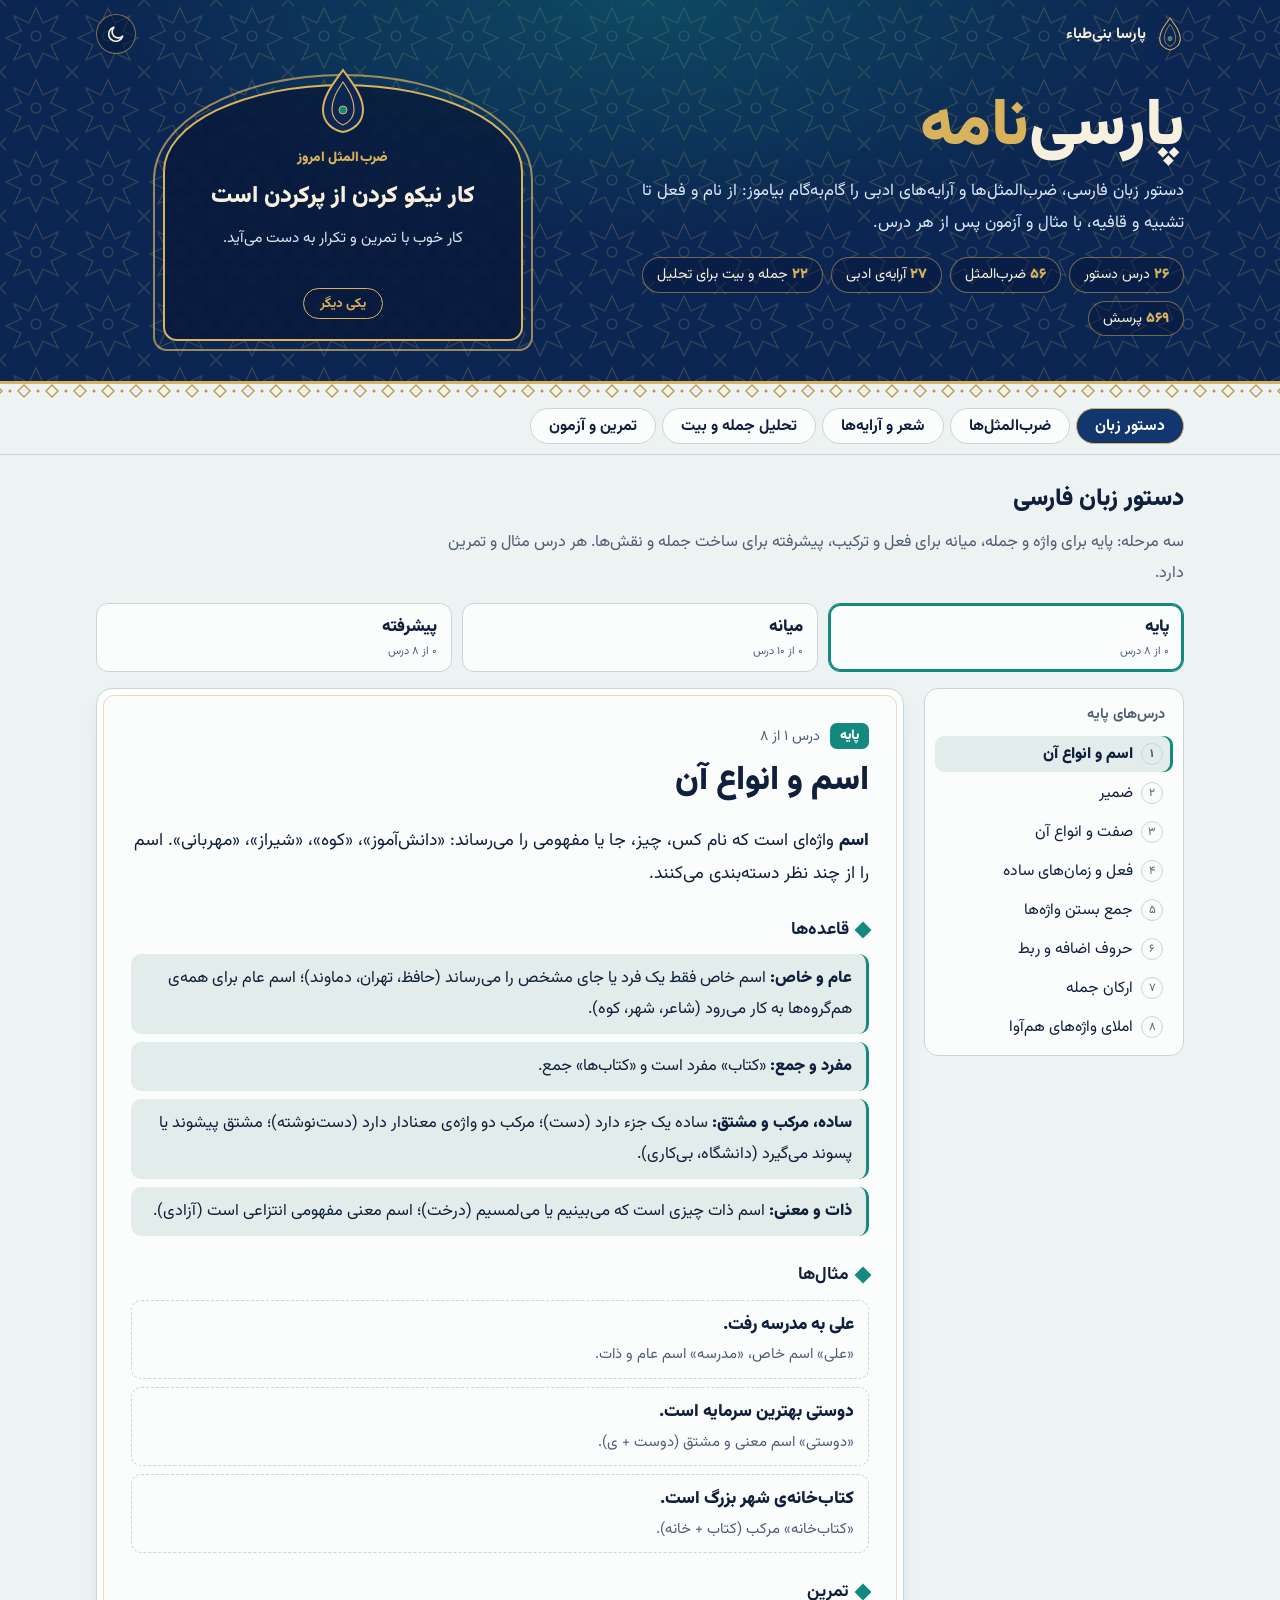
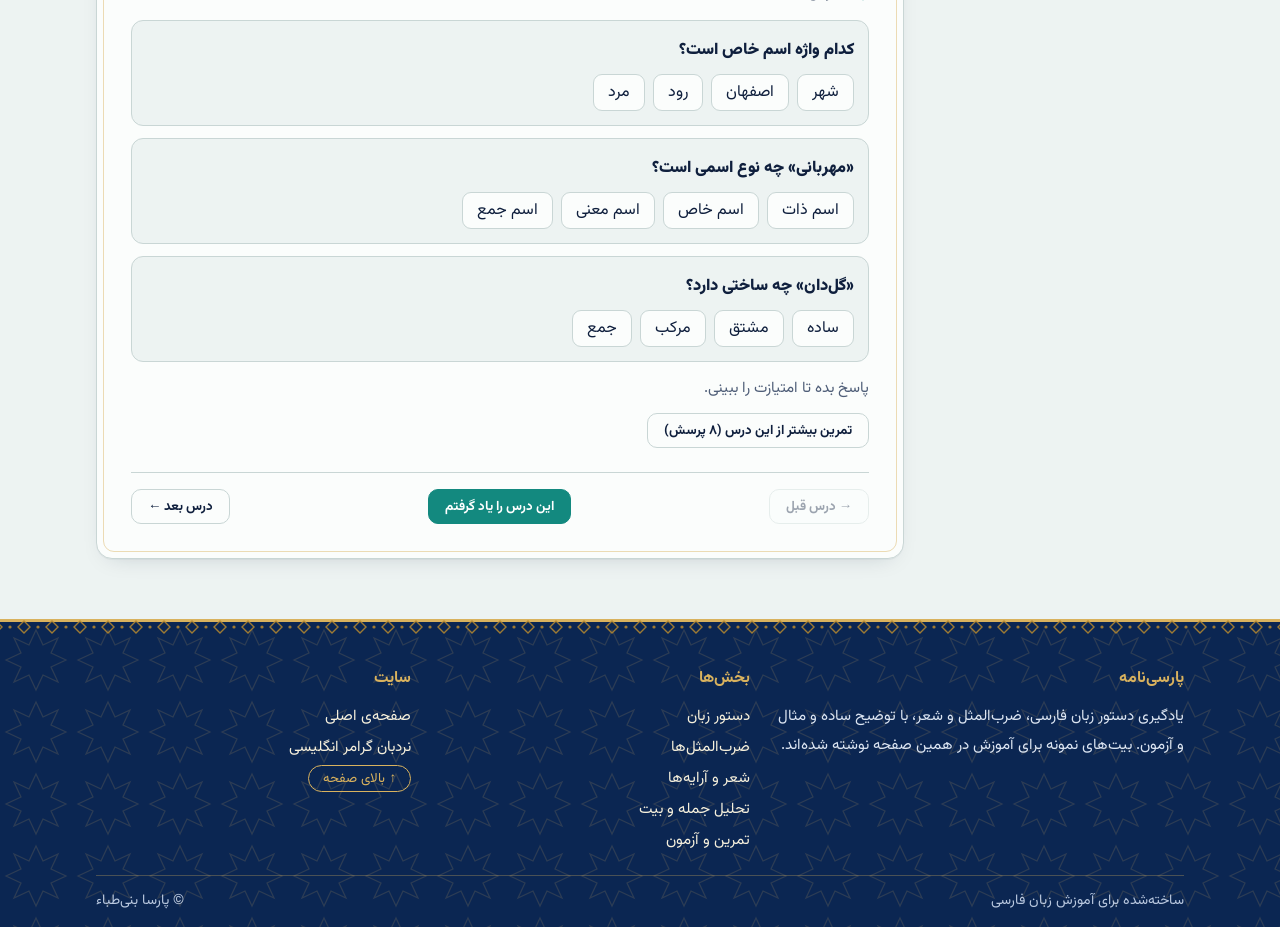
<file: persian/index.html>
<!doctype html>
<html lang="fa" dir="rtl"><head><meta charset="utf-8"><meta name="viewport" content="width=device-width,initial-scale=1,viewport-fit=cover"><meta name="description" content="پارسی‌نامه: آموزش تعاملی دستور زبان فارسی، ضرب‌المثل‌ها و آرایه‌های ادبی شعر، با مثال و آزمون."><meta property="og:title" content="پارسی‌نامه"><meta property="og:type" content="website"><link rel="icon" href="../assets/img/favicon.svg"><meta name="theme-color" content="#0B2652"><title>پارسی‌نامه | دستور زبان، ضرب‌المثل و شعر فارسی</title>


<style>@font-face{font-family:'Vazirmatn';font-style:normal;font-weight:400;font-display:swap;src:url(fonts/Vazirmatn-Regular.woff2) format('woff2')}@font-face{font-family:'Vazirmatn';font-style:normal;font-weight:500;font-display:swap;src:url(fonts/Vazirmatn-Medium.woff2) format('woff2')}@font-face{font-family:'Vazirmatn';font-style:normal;font-weight:700;font-display:swap;src:url(fonts/Vazirmatn-Bold.woff2) format('woff2')}@font-face{font-family:'Vazirmatn';font-style:normal;font-weight:800;font-display:swap;src:url(fonts/Vazirmatn-Black.woff2) format('woff2')}@font-face{font-family:'Vazirmatn';font-style:normal;font-weight:900;font-display:swap;src:url(fonts/Vazirmatn-Black.woff2) format('woff2')}[hidden]{display:none!important}body{margin:0}
/* Layout: lapis header with khatam lattice and a pointed-arch emblem; tile-framed cards below; gold hairlines, turquoise for level accents. */
:root{
  --bg:#EDF3F2; --surface:#FBFDFC; --ink:#0F1F3D; --muted:#4F5E78; --line:#C9D6D5; --soft:#E2ECEA;
  --lap:#12376F; --lap2:#0B2652; --fir:#13897F; --gold:#A87A22; --goldl:#D9B25E; --anar:#A3283C;
  --l1:#13897F; --l2:#2B5CB0; --l3:#A3283C; --lv:var(--fir);
  --ok:#157A4E; --ok-bg:#E1F3EA; --bad:#B02A3D; --bad-bg:#FBE6E9; --hero-ink:#F6F0DC;
  --r1:#1B6FB8; --r2:#B02A3D; --r3:#13897F; --r4:#7C4FB8; --r5:#B0680F; --r6:#2F8F4F; --r7:#C2467B; --r8:#5B6C8F; --r9:#A87A22; --r0:#7A8394;
  --fa:"Vazirmatn",Tahoma,"Segoe UI",sans-serif; --shadow:0 1px 0 rgba(15,31,61,.04),0 8px 24px -14px rgba(15,31,61,.25);
}
@media (prefers-color-scheme:dark){:root:not([data-theme="light"]){
  --bg:#08142B; --surface:#0F1F3E; --ink:#E9EFF7; --muted:#9DAFCB; --line:#233A63; --soft:#13264A;
  --lap:#0C2252; --lap2:#071838; --fir:#45C9BE; --gold:#E0B85F; --goldl:#E0B85F; --anar:#EE7389;
  --l1:#45C9BE; --l2:#7BA6F0; --l3:#EE7389; --lv:var(--fir);
  --r1:#6FB1F2; --r2:#FF8696; --r3:#45C9BE; --r4:#B79BF0; --r5:#F0B25A; --r6:#6FD08D; --r7:#F08AB4; --r8:#9DB0D6; --r9:#E0B85F; --r0:#A5AEC0;
  --ok:#5FD39A; --ok-bg:#12372B; --bad:#FF8696; --bad-bg:#431A24; --hero-ink:#F6F0DC; --shadow:0 8px 24px -14px rgba(0,0,0,.6); color-scheme:dark}}
:root[data-theme="dark"]{
  --bg:#08142B; --surface:#0F1F3E; --ink:#E9EFF7; --muted:#9DAFCB; --line:#233A63; --soft:#13264A;
  --lap:#0C2252; --lap2:#071838; --fir:#45C9BE; --gold:#E0B85F; --goldl:#E0B85F; --anar:#EE7389;
  --l1:#45C9BE; --l2:#7BA6F0; --l3:#EE7389; --lv:var(--fir);
  --r1:#6FB1F2; --r2:#FF8696; --r3:#45C9BE; --r4:#B79BF0; --r5:#F0B25A; --r6:#6FD08D; --r7:#F08AB4; --r8:#9DB0D6; --r9:#E0B85F; --r0:#A5AEC0;
  --ok:#5FD39A; --ok-bg:#12372B; --bad:#FF8696; --bad-bg:#431A24; --hero-ink:#F6F0DC; --shadow:0 8px 24px -14px rgba(0,0,0,.6); color-scheme:dark}
*{box-sizing:border-box}
body{margin:0;background:var(--bg);color:var(--ink);font-family:var(--fa);font-size:1.02rem;line-height:1.9;-webkit-font-smoothing:antialiased}
button{font-family:inherit;color:inherit}
:focus-visible{outline:3px solid var(--goldl);outline-offset:2px}
.in{width:100%;max-width:1120px;margin-inline:auto;padding-left:max(16px,env(safe-area-inset-left,0px));padding-right:max(16px,env(safe-area-inset-right,0px))}
/* hero */
.hero{position:relative;color:var(--hero-ink);background:var(--lap2);isolation:isolate;overflow:hidden;
 background-image:url("data:image/svg+xml,%3Csvg xmlns='http://www.w3.org/2000/svg' width='72' height='72' viewBox='0 0 72 72' fill='none' stroke='%23D9B25E' stroke-opacity='.22' stroke-width='1.2'%3E%3Cpath d='M36 8l7 15 15-7-7 15 15 7-15 7 7 15-15-7-7 15-7-15-15 7 7-15-15-7 15-7-7-15 15 7z'/%3E%3Cpath d='M0 0l6 6M72 0l-6 6M0 72l6-6M72 72l-6-6' /%3E%3Ccircle cx='36' cy='36' r='5'/%3E%3C/svg%3E");
 border-bottom:3px solid var(--goldl)}
.hero::after{content:"";position:absolute;inset:0;background:radial-gradient(60% 90% at 50% 0,rgba(19,137,127,.35),transparent 70%);z-index:-1}
.hero-top{display:flex;align-items:center;justify-content:space-between;gap:12px;padding-block:14px}
.brand{display:flex;align-items:center;gap:10px;color:inherit;text-decoration:none;font-weight:700;font-size:.95rem}
.brand svg{width:28px;height:34px}
.iconbtn{border:1px solid rgba(217,178,94,.55);background:rgba(7,24,56,.5);color:var(--hero-ink);width:40px;height:40px;border-radius:50%;cursor:pointer;display:grid;place-items:center;font-size:1.1rem}
.iconbtn:hover{background:rgba(217,178,94,.2)}
.hero-main{display:grid;grid-template-columns:minmax(0,1.15fr) minmax(0,1fr);gap:28px;padding-block:16px 40px;align-items:center}
.hero h1{margin:0 0 8px;font-weight:900;font-size:clamp(2.4rem,7vw,4.1rem);line-height:1.2;letter-spacing:0}
.hero h1 em{font-style:normal;color:var(--goldl)}
.hero .sub{margin:0 0 18px;max-width:34em;color:#DCE5F2;font-size:1.05rem}
.chips{display:flex;flex-wrap:wrap;gap:8px}
.chips span{border:1px solid rgba(217,178,94,.5);border-radius:999px;padding:3px 14px;font-size:.9rem;background:rgba(7,24,56,.45)}
.chips b{color:var(--goldl);font-weight:800}
.arch{position:relative;justify-self:center;width:min(100%,360px)}
.arch::before{content:"";position:absolute;inset:-10px;border:2px solid var(--goldl);border-radius:50% 50% 14px 14px/38% 38% 14px 14px;opacity:.7}
.today{position:relative;background:rgba(7,24,56,.72);border:2px solid var(--goldl);border-radius:50% 50% 14px 14px/34% 34% 14px 14px;padding:56px 22px 20px;text-align:center;backdrop-filter:blur(2px)}
.today .lab{display:inline-block;color:var(--goldl);font-weight:800;font-size:.85rem;letter-spacing:.02em}
.today .pvt{font-size:1.45rem;font-weight:800;line-height:1.7;margin:4px 0 8px;text-wrap:balance}
.today .pvm{font-size:.95rem;color:#DCE5F2;margin:0 0 12px;min-height:3.4em}
.today .go{border:1px solid var(--goldl);background:transparent;color:var(--goldl);padding:4px 16px;border-radius:999px;cursor:pointer;font-weight:700}
.today .go:hover{background:var(--goldl);color:#0B2652}
.toranj{position:absolute;top:-18px;left:50%;transform:translateX(-50%);width:54px;height:66px}
/* ornament */
.zar{height:14px;background:url("data:image/svg+xml,%3Csvg xmlns='http://www.w3.org/2000/svg' width='28' height='14' viewBox='0 0 28 14'%3E%3Cpath d='M14 1l6 6-6 6-6-6z' fill='none' stroke='%23B8892E' stroke-width='1.4'/%3E%3Ccircle cx='0' cy='7' r='1.6' fill='%23B8892E'/%3E%3Ccircle cx='28' cy='7' r='1.6' fill='%23B8892E'/%3E%3C/svg%3E") repeat-x center;opacity:.85}
/* tabs */
.bar{position:sticky;top:env(safe-area-inset-top,0px);z-index:5;background:var(--bg);border-bottom:1px solid var(--line)}
.tabs{display:flex;gap:6px;padding-block:10px;overflow-x:auto;scrollbar-width:thin}
.tabs button{flex:0 0 auto;border:1.5px solid var(--line);background:var(--surface);border-radius:999px;padding:5px 18px;font-weight:700;cursor:pointer;font-size:.98rem;white-space:nowrap}
.tabs button[aria-pressed="true"]{background:var(--lap);color:#fff;border-color:var(--goldl);box-shadow:0 0 0 2px var(--lap) inset}
:root[data-theme="dark"] .tabs button[aria-pressed="true"]{background:var(--lap);}
body::before{content:"";position:fixed;inset:0 0 auto;height:env(safe-area-inset-top,0px);z-index:10;background:var(--bg)}
main{padding-block:22px 40px}
h2.sec{font-size:1.5rem;margin:0 0 4px;font-weight:900}
.lead{color:var(--muted);margin:0 0 14px;max-width:46em}
/* levels */
.levels{display:grid;grid-template-columns:repeat(3,minmax(0,1fr));gap:10px;margin-bottom:16px}
.lvb{border:1.5px solid var(--line);background:var(--surface);border-radius:12px;padding:10px 14px;cursor:pointer;text-align:right;position:relative;overflow:hidden}
.lvb b{display:block;font-size:1.05rem}.lvb small{color:var(--muted)}
.lvb::before{content:"";position:absolute;inset:0 auto 0 0;width:var(--p,0%);background:var(--c);opacity:.14}
.lvb[aria-pressed="true"]{border-color:var(--c);box-shadow:0 0 0 2px var(--c) inset}
.grid{display:grid;grid-template-columns:260px minmax(0,1fr);gap:20px;align-items:start}
.list{position:sticky;top:64px;max-height:calc(100vh - 80px);overflow:auto;background:var(--surface);border:1px solid var(--line);border-radius:14px;padding:10px}
.list h3{margin:2px 8px 8px;font-size:.9rem;color:var(--muted)}
.list ol{list-style:none;margin:0;padding:0;display:grid;gap:3px}
.list button{width:100%;display:flex;align-items:center;gap:8px;border:0;background:transparent;border-radius:9px;padding:6px 10px;cursor:pointer;text-align:right;font-size:.98rem}
.list button:hover{background:var(--soft)}
.list button[aria-current="true"]{background:var(--soft);font-weight:800;box-shadow:inset -3px 0 0 var(--lv)}
.dot{flex:0 0 22px;height:22px;border-radius:50%;border:1.5px solid var(--line);display:grid;place-items:center;font-size:.72rem;color:var(--muted)}
.dot.on{background:var(--ok);border-color:var(--ok);color:#fff}
.card{background:var(--surface);border:1px solid var(--line);border-radius:16px;padding:clamp(18px,3.2vw,34px);box-shadow:var(--shadow);position:relative}
.card::after{content:"";position:absolute;inset:6px;border:1px solid var(--goldl);border-radius:11px;opacity:.45;pointer-events:none}
.eyebrow{display:flex;align-items:center;gap:10px;color:var(--muted);font-size:.9rem}
.tag{background:var(--lv);color:#fff;border-radius:7px;padding:0 10px;font-weight:800;font-size:.85rem}
.card h2{margin:6px 0 10px;font-size:clamp(1.5rem,3.6vw,2.1rem);font-weight:900;line-height:1.5}
.card h3{font-size:1.1rem;margin:22px 0 8px;display:flex;align-items:center;gap:8px}
.card h3::before{content:"";width:12px;height:12px;background:var(--lv);transform:rotate(45deg);flex:0 0 12px}
.intro{font-size:1.1rem}
.rules{margin:0;padding:0;list-style:none;display:grid;gap:8px}
.rules li{padding:9px 14px;border-radius:10px;background:var(--soft);border-right:3px solid var(--lv)}
b{font-weight:800}
.exs{display:grid;gap:8px}
.ex{border:1px dashed var(--line);border-radius:10px;padding:8px 14px}
.ex .s{font-weight:800;font-size:1.08rem}
.ex .n{color:var(--muted);font-size:.93rem}
.foot{display:flex;flex-wrap:wrap;gap:10px;justify-content:space-between;align-items:center;margin-top:24px;padding-top:16px;border-top:1px solid var(--line)}
.btn{border:1.5px solid var(--line);background:var(--surface);border-radius:10px;padding:6px 16px;cursor:pointer;font-weight:700}
.btn:hover{border-color:var(--lv)}
.btn.primary{background:var(--lv);border-color:var(--lv);color:#fff}
:root:not([data-theme="dark"]) .btn.primary{color:#fff}
.btn:disabled{opacity:.4;cursor:default}
/* quiz */
.q{margin:12px 0;padding:14px;border:1px solid var(--line);border-radius:12px;background:var(--bg)}
.qt{font-weight:800;margin-bottom:8px}
.qt.v{font-weight:600;line-height:2}
.opts{display:flex;flex-wrap:wrap;gap:8px}
.opts button{border:1.5px solid var(--line);background:var(--surface);border-radius:9px;padding:5px 14px;cursor:pointer;font-size:1rem}
.opts button:hover:not(:disabled){border-color:var(--lv)}
.opts button.ok{border-color:var(--ok);background:var(--ok-bg);color:var(--ok);font-weight:800}
.opts button.bad{border-color:var(--bad);background:var(--bad-bg);color:var(--bad);text-decoration:line-through}
.opts button:disabled{cursor:default}
.opts.col{flex-direction:column;align-items:stretch}
.opts.col button{text-align:right;line-height:1.8}
.why{margin-top:10px;font-size:.94rem;padding:8px 12px;border-radius:8px}
.why.ok{background:var(--ok-bg);color:var(--ok)}.why.bad{background:var(--bad-bg);color:var(--bad)}
.pscore{color:var(--muted);font-size:.95rem}
.link{border:0;background:none;color:var(--lv);text-decoration:underline;cursor:pointer;padding:0;font-weight:700}
/* verses */
.bayt{display:grid;grid-template-columns:minmax(0,1fr) 28px minmax(0,1fr);align-items:center;gap:6px;margin:10px 0;padding:14px 16px;border:1px solid var(--goldl);border-radius:10px;background:linear-gradient(var(--soft),var(--soft));position:relative;font-size:1.12rem;font-weight:500;line-height:2}
.bayt::before{content:"";position:absolute;inset:3px;border:1px solid var(--line);border-radius:7px;pointer-events:none}
.bayt .m{text-align:center;position:relative}
.bayt .g{text-align:center;color:var(--gold);font-size:.9rem}
.bayt.one{grid-template-columns:1fr}
.bn{margin:-4px 4px 12px;font-size:.93rem;color:var(--muted)}
.bn b{color:var(--lv)}
.phs{display:grid;grid-template-columns:repeat(auto-fill,minmax(250px,1fr));gap:8px}
.ph{border:1px dashed var(--line);border-radius:10px;padding:8px 12px}
.ph b{display:block}.ph span{color:var(--muted);font-size:.92rem}
.ptabs{display:flex;gap:8px;margin-bottom:14px;flex-wrap:wrap}
.ptabs button{border:1.5px solid var(--line);background:var(--surface);border-radius:999px;padding:4px 16px;cursor:pointer;font-weight:700}
.ptabs button[aria-pressed="true"]{background:var(--gold);border-color:var(--gold);color:#fff}
:root[data-theme="dark"] .ptabs button[aria-pressed="true"]{color:#0B2652}
@media (prefers-color-scheme:dark){:root:not([data-theme="light"]) .ptabs button[aria-pressed="true"]{color:#0B2652}}
/* proverbs */
.tools{display:flex;gap:10px;flex-wrap:wrap;margin-bottom:12px}
.tools input{flex:1 1 220px;min-width:0;font:inherit;border:1.5px solid var(--line);background:var(--surface);color:var(--ink);padding:6px 14px;border-radius:10px}
.cats{display:flex;gap:6px;flex-wrap:wrap;margin-bottom:14px}
.cats button{border:1.5px solid var(--line);background:var(--surface);border-radius:999px;padding:3px 14px;cursor:pointer;font-size:.93rem}
.cats button[aria-pressed="true"]{background:var(--fir);border-color:var(--fir);color:#fff}
:root[data-theme="dark"] .cats button[aria-pressed="true"]{color:#08142B}
@media (prefers-color-scheme:dark){:root:not([data-theme="light"]) .cats button[aria-pressed="true"]{color:#08142B}}
.pvs{display:grid;grid-template-columns:repeat(auto-fill,minmax(310px,1fr));gap:12px}
.pv{background:var(--surface);border:1px solid var(--line);border-radius:14px;padding:16px 18px;position:relative;box-shadow:var(--shadow);min-width:0}
.pv::before{content:"";position:absolute;inset:5px;border:1px solid var(--goldl);border-radius:10px;opacity:.4;pointer-events:none}
.pv .t{font-weight:900;font-size:1.12rem;line-height:1.8;text-wrap:balance}
.pv .c{font-size:.8rem;color:var(--muted)}
.pv .mm{margin-top:8px}
.pv .mm p{margin:0 0 6px}
.pv .us{color:var(--muted);font-size:.93rem}
.pv button.show{margin-top:6px}
/* quiz box */
.quizbox{background:var(--surface);border:1px solid var(--line);border-radius:16px;padding:clamp(18px,3.5vw,34px);max-width:780px;margin:0 auto;box-shadow:var(--shadow);position:relative}
.quizbox::after{content:"";position:absolute;inset:6px;border:1px solid var(--goldl);border-radius:11px;opacity:.45;pointer-events:none}
.picks{display:flex;flex-wrap:wrap;gap:8px;margin:12px 0}
.picks label{border:1.5px solid var(--line);border-radius:10px;padding:4px 14px;cursor:pointer;display:flex;gap:8px;align-items:center}
.qprog{display:flex;justify-content:space-between;color:var(--muted);font-size:.92rem;margin-bottom:6px}
.score{font-size:3rem;font-weight:900;color:var(--lv)}
.miss{list-style:none;padding:0;display:grid;gap:8px}
.miss li{border:1px solid var(--line);border-radius:10px;padding:10px 14px}
/* analysis */
.ansline{display:flex;flex-wrap:wrap;gap:4px 2px;justify-content:center;padding:10px 6px}
.tk{border:0;border-bottom:3px solid transparent;background:transparent;font:inherit;font-size:1.3rem;font-weight:700;padding:2px 7px;border-radius:8px;cursor:pointer;color:var(--ink)}
.tk:hover{background:var(--soft)}
.show-col .tk{border-bottom-color:var(--rc)}
.tk.sel{background:var(--soft);box-shadow:0 0 0 2px var(--goldl)}
.tk.gp{background:var(--soft)}
.tk.ok{background:var(--ok-bg);box-shadow:0 0 0 2px var(--ok)}
.tk.bad{background:var(--bad-bg);box-shadow:0 0 0 2px var(--bad)}
.vbox{border:1px solid var(--goldl);border-radius:12px;background:var(--soft);padding:6px 10px;margin:6px 0 12px}
.vbox .sep{text-align:center;color:var(--gold);font-size:.85rem;line-height:1}
.dpanel{border:1.5px dashed var(--line);border-radius:12px;padding:12px 16px;margin:6px 0 12px;min-height:110px;background:var(--bg)}
.dpanel h4{margin:0 0 4px;font-size:1.15rem}
.dpanel dl{display:grid;grid-template-columns:auto 1fr;gap:2px 12px;margin:6px 0 0}
.dpanel dt{color:var(--muted);font-weight:700}.dpanel dd{margin:0}
.rolebadge{display:inline-block;padding:0 10px;border-radius:999px;color:#fff;font-weight:800;font-size:.9rem;background:var(--rc)}
:root[data-theme="dark"] .rolebadge{color:#08142B}
@media (prefers-color-scheme:dark){:root:not([data-theme="light"]) .rolebadge{color:#08142B}}
.legend{display:flex;flex-wrap:wrap;gap:6px;margin:6px 0 10px}
.legend span{border-radius:999px;padding:0 10px;font-size:.88rem;border:1.5px solid var(--rc);color:var(--ink)}
.legend span::before{content:"";display:inline-block;width:9px;height:9px;border-radius:50%;background:var(--rc);margin-left:6px}
.antools{display:flex;gap:8px;flex-wrap:wrap;margin:8px 0}
.pr{border:1px solid var(--goldl);border-radius:12px;padding:10px 14px;background:var(--surface);margin:8px 0}
.gp-note{margin-top:16px;padding:10px 14px;border-radius:10px;background:var(--soft);border-right:3px solid var(--gold)}
.iconbtn svg{width:20px;height:20px}
.picks select,.dpanel select{font:inherit;border:1.5px solid var(--line);background:var(--surface);color:var(--ink);border-radius:8px;padding:2px 8px;max-width:100%}
/* footer */
.site-foot{margin-top:20px;background:var(--lap2);color:var(--hero-ink);border-top:3px solid var(--goldl);position:relative;
 background-image:url("data:image/svg+xml,%3Csvg xmlns='http://www.w3.org/2000/svg' width='72' height='72' viewBox='0 0 72 72' fill='none' stroke='%23D9B25E' stroke-opacity='.16' stroke-width='1.2'%3E%3Cpath d='M36 8l7 15 15-7-7 15 15 7-15 7 7 15-15-7-7 15-7-15-15 7 7-15-15-7 15-7-7-15 15 7z'/%3E%3C/svg%3E")}
.foot-in{display:grid;grid-template-columns:1.3fr 1fr 1fr;gap:24px;padding-block:30px 20px}
.site-foot h4{margin:0 0 8px;color:var(--goldl);font-size:1rem}
.site-foot p,.site-foot li{margin:0;color:#DCE5F2;font-size:.95rem}
.site-foot ul{list-style:none;margin:0;padding:0;display:grid;gap:2px}
.site-foot a,.site-foot .fl{color:var(--hero-ink);text-decoration:none;border:0;background:none;cursor:pointer;padding:0;font-size:.95rem}
.site-foot a:hover,.site-foot .fl:hover{color:var(--goldl)}
.copy{border-top:1px solid rgba(217,178,94,.3);padding-block:12px;display:flex;justify-content:space-between;gap:10px;flex-wrap:wrap;font-size:.88rem;color:#B9C8DF}
.up{border:1px solid var(--goldl);background:transparent;color:var(--goldl);border-radius:999px;padding:2px 14px;cursor:pointer}
@media (max-width:860px){
 .hero-main{grid-template-columns:1fr}.arch{width:min(100%,380px)}
 .grid{grid-template-columns:1fr}.list{position:static;max-height:none}
 .list ol{display:flex;overflow-x:auto;gap:6px;padding-bottom:4px}.list li{flex:0 0 auto}.list button{white-space:nowrap;border:1px solid var(--line)}
 .foot-in{grid-template-columns:1fr}
 .bayt{grid-template-columns:1fr;gap:0}.bayt .g{display:none}
}
@media (prefers-reduced-motion:reduce){*{animation:none!important;transition:none!important}}
</style>
</head><body><svg width="0" height="0" style="position:absolute" aria-hidden="true"><defs>
<symbol id="toranj" viewBox="0 0 54 66"><path d="M27 2c10 14 20 26 20 40 0 12-9 20-20 22C16 62 7 54 7 42 7 28 17 16 27 2z" fill="#0B2652" stroke="#D9B25E" stroke-width="2"/><path d="M27 14c6 9 11 17 11 27 0 8-5 14-11 16-6-2-11-8-11-16 0-10 5-18 11-27z" fill="none" stroke="#D9B25E" stroke-width="1.2"/><circle cx="27" cy="42" r="4" fill="#13897F" stroke="#D9B25E" stroke-width="1"/></symbol>
<symbol id="star" viewBox="0 0 40 40"><path d="M20 2l5 11 11-5-5 11 11 5-11 5 5 11-11-5-5 11-5-11-11 5 5-11L2 20l11-5-5-11 11 5z" fill="none" stroke="currentColor" stroke-width="2" stroke-linejoin="round"/></symbol>
</defs></svg>
<header class="hero">
 <div class="in">
  <div class="hero-top">
   <a class="brand" href="https://parsabanitaba.ir/" aria-label="سایت پارسا بنی‌طباء"><svg aria-hidden="true"><use href="#toranj"/></svg><span>پارسا بنی‌طباء</span></a>
   <button class="iconbtn" id="theme" aria-label="تغییر تم روشن و تاریک" title="تغییر تم"></button>
  </div>
  <div class="hero-main">
   <div>
    <h1>پارسی<em>‌نامه</em></h1>
    <p class="sub">دستور زبان فارسی، ضرب‌المثل‌ها و آرایه‌های ادبی را گام‌به‌گام بیاموز: از نام و فعل تا تشبیه و قافیه، با مثال و آزمون پس از هر درس.</p>
    <div class="chips"><span><b id="st-g">۰</b> درس دستور</span><span><b id="st-p">۰</b> ضرب‌المثل</span><span><b id="st-a">۰</b> آرایه‌ی ادبی</span><span><b id="st-t">۰</b> جمله و بیت برای تحلیل</span><span><b id="st-q">۰</b> پرسش</span></div>
   </div>
   <div class="arch"><div class="today"><svg class="toranj" aria-hidden="true"><use href="#toranj"/></svg><span class="lab">ضرب‌المثل امروز</span><div class="pvt" id="tdT"></div><p class="pvm" id="tdM"></p><button class="go" id="tdN">یکی دیگر</button></div></div>
  </div>
 </div>
</header>
<div class="zar" aria-hidden="true"></div>
<div class="bar"><div class="in"><nav class="tabs" aria-label="بخش‌ها">
 <button data-mode="gram" aria-pressed="true">دستور زبان</button>
 <button data-mode="prov" aria-pressed="false">ضرب‌المثل‌ها</button>
 <button data-mode="poet" aria-pressed="false">شعر و آرایه‌ها</button>
 <button data-mode="anal" aria-pressed="false">تحلیل جمله و بیت</button>
 <button data-mode="quiz" aria-pressed="false">تمرین و آزمون</button>
</nav></div></div>
<main class="in"><div id="main"></div></main>
<footer class="site-foot">
 <div class="zar" aria-hidden="true" style="margin-top:-2px"></div>
 <div class="in">
  <div class="foot-in">
   <div><h4>پارسی‌نامه</h4><p>یادگیری دستور زبان فارسی، ضرب‌المثل و شعر، با توضیح ساده و مثال و آزمون. بیت‌های نمونه برای آموزش در همین صفحه نوشته شده‌اند.</p></div>
   <div><h4>بخش‌ها</h4><ul><li><button class="fl" data-fmode="gram">دستور زبان</button></li><li><button class="fl" data-fmode="prov">ضرب‌المثل‌ها</button></li><li><button class="fl" data-fmode="poet">شعر و آرایه‌ها</button></li><li><button class="fl" data-fmode="anal">تحلیل جمله و بیت</button></li><li><button class="fl" data-fmode="quiz">تمرین و آزمون</button></li></ul></div>
   <div><h4>سایت</h4><ul><li><a href="https://parsabanitaba.ir/">صفحه‌ی اصلی</a></li><li><a href="https://parsabanitaba.ir/english/">نردبان گرامر انگلیسی</a></li><li><button class="up" id="totop">↑ بالای صفحه</button></li></ul></div>
  </div>
  <div class="copy"><span>ساخته‌شده برای آموزش زبان فارسی</span><span>© پارسا بنی‌طباء</span></div>
 </div>
</footer>
<noscript><p style="padding:24px">برای استفاده از این صفحه جاوااسکریپت را فعال کنید.</p></noscript><script>
(function(){
"use strict";
const $=(s,r)=>(r||document).querySelector(s);
const store={get(k,d){try{const v=localStorage.getItem(k);return v==null?d:JSON.parse(v)}catch(e){return d}},set(k,v){try{localStorage.setItem(k,JSON.stringify(v))}catch(e){}}};
const esc=s=>String(s).replace(/[&<>"]/g,c=>({"&":"&amp;","<":"&lt;",">":"&gt;",'"':"&quot;"}[c]));
const rich=s=>esc(s).replace(/\*\*(.+?)\*\*/g,"<b>$1</b>");
const fd=n=>String(n).replace(/\d/g,d=>"۰۱۲۳۴۵۶۷۸۹"[d]);
const shuf=a=>{a=a.slice();for(let i=a.length-1;i>0;i--){const j=Math.floor(Math.random()*(i+1));[a[i],a[j]]=[a[j],a[i]]}return a};
const LVN={1:{n:"پایه",c:"--l1"},2:{n:"میانه",c:"--l2"},3:{n:"پیشرفته",c:"--l3"}};
const G=[
{lv:1,id:"esm",fa:"اسم و انواع آن",i:"**اسم** واژه‌ای است که نام کس، چیز، جا یا مفهومی را می‌رساند: «دانش‌آموز»، «کوه»، «شیراز»، «مهربانی». اسم را از چند نظر دسته‌بندی می‌کنند.",r:["**عام و خاص:** اسم خاص فقط یک فرد یا جای مشخص را می‌رساند (حافظ، تهران، دماوند)؛ اسم عام برای همه‌ی هم‌گروه‌ها به کار می‌رود (شاعر، شهر، کوه).","**مفرد و جمع:** «کتاب» مفرد است و «کتاب‌ها» جمع.","**ساده، مرکب و مشتق:** ساده یک جزء دارد (دست)؛ مرکب دو واژه‌ی معنادار دارد (دست‌نوشته)؛ مشتق پیشوند یا پسوند می‌گیرد (دانشگاه، بی‌کاری).","**ذات و معنی:** اسم ذات چیزی است که می‌بینیم یا می‌لمسیم (درخت)؛ اسم معنی مفهومی انتزاعی است (آزادی)."],x:["علی به مدرسه رفت.|«علی» اسم خاص، «مدرسه» اسم عام و ذات.","دوستی بهترین سرمایه است.|«دوستی» اسم معنی و مشتق (دوست + ی).","کتاب‌خانه‌ی شهر بزرگ است.|«کتاب‌خانه» مرکب (کتاب + خانه)."],q:[["کدام واژه اسم خاص است؟",["شهر","اصفهان","رود","مرد"],1,"«اصفهان» نام یک شهر مشخص است."],["«مهربانی» چه نوع اسمی است؟",["اسم ذات","اسم خاص","اسم معنی","اسم جمع"],2,"مفهومی انتزاعی است و دیده یا لمس نمی‌شود."],["«گل‌دان» چه ساختی دارد؟",["ساده","مشتق","مرکب","جمع"],2,"گل + دان؛ دو جزء معنادار."]]},
{lv:1,id:"zamir",fa:"ضمیر",i:"**ضمیر** واژه‌ای است که به جای اسم می‌نشیند تا تکرار نشود: «مریم آمد. او نشست.»",r:["**شخصی جدا:** من، تو، او، ما، شما، ایشان، آنان.","**شخصی پیوسته:** «‌م، ‌ت، ‌ش، ‌مان، ‌تان، ‌شان» که به واژه می‌چسبند: کتابم، کتابت، کتابش.","**اشاره:** این، آن، همین، همان، اینجا، آنجا.","**پرسشی:** که، کی، چه، چی، کدام، چند.","**مشترک:** خود، خویش، خویشتن (برای همه‌ی شخص‌ها).","**مبهم:** همه، هیچ‌کس، برخی، دیگری."],x:["من او را دیدم.|«من» ضمیر جدا؛ «او» ضمیر جدا (مفعول).","کتابم را برداشتم.|«‌م» ضمیر پیوسته (مضاف‌الیه).","او خود این کار را کرد.|«خود» ضمیر مشترک."],q:[["در «دفترش را باز کرد» ضمیر کدام است؟",["دفتر","ش","را","باز"],1,"«‌ش» ضمیر پیوسته است."],["«این» در «این را بردار» چیست؟",["ضمیر اشاره","ضمیر شخصی","صفت","قید"],0,"به جای اسم نشسته است."],["«خود» چه ضمیری است؟",["پرسشی","مشترک","اشاره","مبهم"],1,"در همه‌ی شخص‌ها به کار می‌رود."]]},
{lv:1,id:"sefat",fa:"صفت و انواع آن",i:"**صفت** واژه‌ای است که اسم را توصیف یا محدود می‌کند. در فارسی صفت معمولاً **بعد** از اسم می‌آید و میان آن‌ها کسره است: «گل زیبا».",r:["**بیانی:** ویژگی را می‌گوید (هوای سرد).","**شمارشی:** عدد است (سه کتاب، سومین روز). اصلی و ترتیبی دارد.","**اشاره:** این، آن (این کتاب).","**پرسشی:** کدام، چه، چند (کدام راه؟).","**تعجبی:** چه (چه هوایی!).","**مبهم:** هر، همه، چند، برخی (هر روز).","**صفت فاعلی، مفعولی، نسبی، لیاقت:** خندان، نوشته، ایرانی، دیدنی."],x:["دانش‌آموز کوشا موفق می‌شود.|«کوشا» صفت بیانی.","این کتاب را بردار.|«این» صفت اشاره.","چه شبی بود!|«چه» صفت تعجبی."],q:[["در «سه روز» «سه» چیست؟",["صفت شمارشی","صفت بیانی","قید","ضمیر"],0,"عدد است و اسم را می‌شمارد."],["صفت در «آب سرد» کدام است؟",["آب","سرد","هیچ‌کدام","هر دو"],1,"«سرد» ویژگی «آب» را می‌گوید."],["«ایرانی» در «غذای ایرانی» چه نوع صفتی است؟",["فاعلی","نسبی","شمارشی","اشاره"],1,"با پسوند «ـی» منسوب می‌کند."]]},
{lv:1,id:"fel",fa:"فعل و زمان‌های ساده",i:"**فعل** کاری را یا حالتی را همراه با زمان می‌رساند. هر فعل **بن ماضی** و **بن مضارع** دارد: «رفت» (بن ماضی: رفت) و «رو» (بن مضارع).",r:["**ماضی ساده:** بن ماضی + شناسه: رفتم، رفتی، رفت.","**مضارع اخباری:** می + بن مضارع + شناسه: می‌روم.","**آینده:** خواه + شناسه + بن ماضی: خواهم رفت.","**امر:** (ب) + بن مضارع: برو، بنویس. **نهی:** نـ + بن مضارع: نرو.","**شناسه‌ها:** ـم، ـی، ـ(ـد)، ـیم، ـید، ـند."],x:["او دیروز آمد.|ماضی ساده.","من هر روز کتاب می‌خوانم.|مضارع اخباری.","فردا خواهم رفت.|آینده.","در را نبند.|نهی."],q:[["«می‌نویسیم» چه زمانی است؟",["ماضی ساده","مضارع اخباری","آینده","امر"],1,"می + بن مضارع (نویس) + یم."],["بن مضارع «رفتن» کدام است؟",["رف","رو","رفت","می‌رو"],1,"«رو» (می‌روم)."],["«خواهند آمد» چه زمانی است؟",["مضارع","ماضی نقلی","آینده","امر"],2,"خواه + شناسه + بن ماضی."]]},
{lv:1,id:"jam",fa:"جمع بستن واژه‌ها",i:"در فارسی چند راه برای جمع بستن هست؛ پرکاربردترین «ها» است.",r:["**ـها:** برای همه‌ی اسم‌ها و امروز بیش از همه: کتاب‌ها، درخت‌ها.","**ـان:** بیشتر برای جاندار و کاربرد ادبی: دانشجویان، درختان.","**ـات:** معمولاً در واژه‌های عربی‌تبار: ادبیات، تجربیات، کلمات.","**ـین / ـون:** معلمین، مسلمون (عربی و گفتاری).","**جمع مکسر عربی:** کتب (کتاب)، علوم (علم)، اساتید (استاد). امروز بهتر است برای واژه‌ی فارسی از «ها» استفاده شود.","نکته: بعد از عدد، اسم مفرد می‌آید: «سه کتاب»، نه «سه کتاب‌ها»."],x:["پرندگان در آسمان‌اند.|ـان در پرنده‌گان (گ برای پیوند).","میوه‌جات فروشی باز است.|ـات.","پنج دانش‌آموز آمدند.|بعد از عدد مفرد."],q:[["شکل درست کدام است؟",["چهار کتاب‌ها","چهار کتاب","چهار کتابان","چهارتا کتب"],1,"بعد از عدد مفرد می‌آید."],["جمع «ادیب» با ـان کدام است؟",["ادیبان","ادیب‌ها‌ان","ادیبات","ادیب‌ین"],0,"ادیبان درست و رایج است."],["«ـات» بیشتر با چه واژه‌هایی می‌آید؟",["فارسی اصیل","عربی‌تبار","ترکی","فرانسوی"],1,"مثل ادبیات و مکاتبات."]]},
{lv:1,id:"harf",fa:"حروف اضافه و ربط",i:"**حرف** واژه‌ای است که بین واژه‌ها یا جمله‌ها پیوند می‌دهد و خودش معنی مستقل ندارد.",r:["**حرف اضافه:** از، به، در، با، بر، برای، تا، بی، مانند: «به خانه رفتم».","**حرف ربط همپایه:** و، یا، اما، ولی، لیکن.","**حرف ربط وابسته:** که، اگر، چون، زیرا، تا، هرچند.","**حرف ندا:** ای، یا، ا: «ای دوست!».","**حرف تأکید و ربط ویژه:** همین، نیز، هم."],x:["من و تو به بازار رفتیم.|«و» ربط همپایه؛ «به» حرف اضافه.","اگر بیایی، می‌روم.|«اگر» ربط وابسته (شرط).","ای خدا!|«ای» حرف ندا."],q:[["«که» در «گفت که می‌آید» چه حرفی است؟",["اضافه","ربط وابسته","ندا","همپایه"],1,"جمله‌ی «می‌آید» را به جمله‌ی پایه وصل می‌کند."],["حرف اضافه کدام است؟",["و","اما","با","اگر"],2,"«با» متمم می‌گیرد."],["«ای» کجا به کار می‌رود؟",["شرط","ندا","مقایسه","مکان"],1,"برای خطاب کردن."]]},
{lv:1,id:"jomle",fa:"ارکان جمله",i:"جمله از **نهاد** و **گزاره** ساخته می‌شود. نهاد کننده‌ی کار است و گزاره بقیه‌ی جمله. فعل در پایان جمله می‌آید.",r:["**نهاد:** کننده‌ی کار یا موضوع جمله (چه کسی؟).","**فعل:** هسته‌ی گزاره.","**مفعول:** آنچه کار بر آن واقع می‌شود (معمولاً با «را»).","**متمم:** اسمی با حرف اضافه (به مدرسه).","**قید:** زمان و مکان و چگونگی (امروز، آهسته).","**مسند:** در جمله‌ی اسنادی، ویژگی نهاد (هوا سرد است)."],x:["مریم نامه را نوشت.|نهاد: مریم؛ مفعول: نامه؛ فعل: نوشت.","کودک به باغ رفت.|متمم: به باغ.","او آهسته آمد.|قید: آهسته."],q:[["نهاد در «پسر کتاب را خرید» کدام است؟",["کتاب","پسر","را","خرید"],1,"کننده‌ی کار «پسر» است."],["«را» در «کتاب را خرید» نشانه‌ی چیست؟",["متمم","مفعول","مسند","نهاد"],1,"«را» نشانه‌ی مفعول است."],["«به باغ» چه نقشی دارد؟",["مفعول","قید","متمم","مسند"],2,"اسم همراه حرف اضافه."]]},
{lv:1,id:"emla",fa:"املای واژه‌های هم‌آوا",i:"در فارسی چند حرف یک صدا دارند و املای درست را باید از معنی و ریشه دانست.",r:["**ز، ذ، ض، ظ** (همه «ز»): زمان، ذهن، ضمیر، ظهر.","**س، ث، ص** (همه «س»): سبز، ثروت، صبر.","**ت، ط** (همه «ت»): تاب، طاقت.","**ق، غ:** قصه (ق)، غصه (غ)؛ قایم و غایب.","**ه، ح** و **ع، ا** در واژه‌های عربی: حیات، هیجان، عمر، امر.","هم‌آواها: **خوار** (ذلیل)، **خار** (تیغ)، **خواست** و **خاست**، **حضور** و **حظور**(نادرست)."],x:["صبر تلخ است ولی میوه‌ی شیرین دارد.|ص در صبر.","ذهنش خسته است.|ذ در ذهن.","غصه نخور، قصه بگو.|غ / ق."],q:[["شکل درست کدام است؟",["زهن","ذهن","ضهن","ظهن"],1,"ذهن با «ذ» است."],["«سبر / صبر / ثبر» کدام درست است؟",["سبر","صبر","ثبر","هیچ‌کدام"],1,"«صبر» با «ص»."],["«غایب» با «قایب» چه فرقی دارد؟",["هیچ","غایب درست است","قایب درست است","هر دو"],1,"غایب یعنی حاضر نبودن."]]}];

G.push(
{lv:2,id:"moratebe",fa:"مراتب صفت",i:"صفت سه مرتبه دارد: **مطلق**، **تفضیلی** و **عالی**.",r:["**مطلق:** بدون مقایسه: بزرگ.","**تفضیلی:** صفت + «تر»: بزرگ‌تر. با «از» مقایسه می‌کند: او از من بزرگ‌تر است.","**عالی:** صفت + «ترین» یا «تر از همه»: بزرگ‌ترین. در شعر کهن «ـین» هم هست: مهین، کهین.","صفت‌های تفضیلی عربی مثل «برتر، بهتر، بیشتر» خود تفضیلی‌اند؛ «بهتر» را «بهتر‌تر» نمی‌نویسند."],x:["البرز بلندتر از ساوالان نیست.|تفضیلی با «از».","او کوشاترین دانش‌آموز کلاس است.|عالی.","این راه بهتر است.|بهتر = خوب + تر."],q:[["مرتبه‌ی «زیباترین» چیست؟",["مطلق","تفضیلی","عالی","هیچ"],2,"ـترین = عالی."],["کدام درست است؟",["بهتر‌تر","بهتر","بدتر‌ترین‌تر","خوب‌تر‌تر"],1,"«بهتر» خود تفضیلی است."],["«از» در جمله‌ی «علی از رضا بلندتر است» چه می‌کند؟",["مقایسه","مکان","زمان","علت"],0,"مقایسه را کامل می‌کند."]]},
{lv:2,id:"zaman",fa:"زمان‌های ماضی و مضارع",i:"هر زمان با ساختی مشخص ساخته می‌شود. ماضی چند گونه دارد.",r:["**ماضی ساده:** رفتم.","**ماضی استمراری:** می + ماضی: می‌رفتم (کار مکرر یا ادامه‌دار).","**ماضی نقلی:** صفت مفعولی + هستم: رفته‌ام (نتیجه‌اش تا حالا ادامه دارد).","**ماضی بعید:** رفته بودم (پیش از ماضی دیگر).","**ماضی التزامی:** رفته باشم (احتمال، آرزو).","**مضارع اخباری:** می‌روم. **مضارع التزامی:** بروم (با «باید، شاید، تا»).","**آینده:** خواهم رفت."],x:["پارسال می‌رفتیم کوه.|استمراری.","تا رسیدی، رفته بودم.|ماضی بعید.","شاید فردا بیایم.|مضارع التزامی."],q:[["«کتاب را خوانده‌ام» چه زمانی است؟",["ماضی ساده","ماضی نقلی","ماضی بعید","التزامی"],1,"خوانده + ام."],["«باید بروی» چه زمانی است؟",["اخباری","التزامی","آینده","امر"],1,"بعد از «باید» التزامی می‌آید."],["«می‌خواندند» کدام است؟",["ماضی استمراری","نقلی","بعید","آینده"],0,"می + ماضی."]]},
{lv:2,id:"lazem",fa:"فعل لازم و متعدی، معلوم و مجهول",i:"فعل **لازم** مفعول نمی‌خواهد؛ **متعدی** مفعول می‌خواهد. فعل **معلوم** کننده‌ی کار را نشان می‌دهد؛ **مجهول** کننده‌ی کار را پنهان می‌کند.",r:["لازم: رفتن، آمدن، خندیدن (او خندید).","متعدی به یک مفعول: خوردن (نان را خورد). متعدی به دو مفعول یا مفعول و متمم: دادن (کتاب را به او داد).","**مجهول:** صفت مفعولی + شدن: «کتاب نوشته شد».","از لازم مجهول ساخته نمی‌شود: «رفته شد» غلط است.","مجهول در گفتار رسمی و علمی پرکاربرد است."],x:["پنجره شکسته شد.|مجهول (فاعل نامعلوم).","علی پنجره را شکست.|معلوم.","او خوابید.|لازم."],q:[["«نامه نوشته شد» چه فعلی است؟",["معلوم","مجهول","لازم","امر"],1,"صفت مفعولی + شد."],["کدام فعل لازم است؟",["خوردن","دیدن","دویدن","بردن"],2,"«دوید» مفعول نمی‌خواهد."],["کدام جمله غلط است؟",["در باز شد","به خانه رفته شد","نان خورده شد","نامه نوشته شد"],1,"فعل لازم مجهول نمی‌شود."]]},
{lv:2,id:"mord",fa:"فعل ساده، پیشوندی و مرکب",i:"از نظر ساخت فعل‌ها **ساده** (رفتن)، **پیشوندی** (برگشتن، درآمدن) یا **مرکب** (کمک کردن) اند.",r:["**ساده:** فقط بن و شناسه: می‌نویسم.","**پیشوندی:** پیشوند (بر، در، باز، فرو) + فعل: برداشتن، بازگشتن.","**مرکب:** اسم/صفت + فعل کمکی: تماشا کردن، پاک شدن، دوست داشتن.","فعل مرکب را یک معنی کلی می‌دهد و می‌شود با فعل ساده جایگزین کرد: **کمک کردن = یاری دادن**.","از «کردن، شدن، داشتن، دادن، زدن، گرفتن» بسیار فعل مرکب ساخته می‌شود."],x:["او در را باز کرد.|«باز کردن» مرکب.","کتاب را برداشت.|پیشوندی (بر + داشت).","نامه‌ها را آورد.|ساده."],q:[["«برگشتن» چه نوع فعلی است؟",["ساده","پیشوندی","مرکب","مجهول"],1,"بر + گشتن."],["«گوش دادن» چه نوع فعلی است؟",["ساده","پیشوندی","مرکب","لازم‌تر"],2,"اسم + فعل کمکی."],["کدام فعل ساده است؟",["پیدا کردن","خوردن","در آوردن","تماشا کردن"],1,"یک جزء دارد."]]},
{lv:2,id:"tarkib",fa:"ترکیب وصفی و اضافی",i:"وقتی دو واژه با **کسره‌ی اضافه** به هم وصل شوند، یا ترکیب وصفی است یا ترکیب اضافی.",r:["**وصفی:** اسم + صفت: «گل زیبا»، «روز سرد». هسته: اسم؛ وابسته: صفت.","**اضافی:** اسم + اسم (مضاف و مضاف‌الیه): «کتاب علی»، «دیوار باغ».","ترکیب‌ها می‌توانند تو در تو باشند: «دیوار بلند باغ قدیمی».","کسره بعد از واژه‌ی مختوم به مصوت «ا، و» به «ی» تبدیل می‌شود: «دانایِ روزگار»، «روی ماه».","در خط، کسره نوشته نمی‌شود؛ در شعر همیشه تلفظ می‌شود."],x:["درخت بلند|وصفی.","درخت باغ|اضافی.","پنجره‌ی اتاق کودک|اضافی (تو در تو): پنجره‌ی (اتاقِ کودک)."],q:[["«دفتر حسابداری» چه ترکیبی است؟",["وصفی","اضافی","عطفی","هیچ"],1,"دو اسم به هم وصل شده‌اند."],["«شب تاریک» چه ترکیبی است؟",["وصفی","اضافی","مجهول","شمارشی"],0,"صفت بعد از اسم."],["هسته‌ی «کتاب خوب» کدام است؟",["کتاب","خوب","هر دو","هیچ"],0,"اسم هسته و صفت وابسته است."]]},
{lv:2,id:"ra",fa:"نقش «را» و مفعول",i:"«را» نشانه‌ی **مفعول** است ولی در همه‌ی جمله‌ها نمی‌آید. مفعول معین با «را» و مفعول نامعین بیشتر بدون «را» می‌آید.",r:["مفعول معین: «کتاب را خواندم» (کتاب مشخص).","نامعین: «کتاب خریدم» (یک کتاب).","«را» به معنی «برای» یا «به»: «او را گفتم» (به او گفتم)؛ در شعر کهن بسیار است.","«را» می‌تواند بین ضمیر و مضاف‌الیه فاصله بیندازد (فک اضافه): «دلش را شکستی» = دل او را شکستی."],x:["دوستم را دیدم.|مفعول معین.","نان خوردم.|مفعول نامعین.","او را گفتم که بیاید.|«را» به معنی «به» (کهن)."],q:[["«کتاب را خرید» مفعول چیست؟",["کتاب","را","خرید","هیچ"],0,"مفعول با «را» همراه است."],["«دل او را شکست» به شکل فک اضافه کدام است؟",["دلش را شکست","دل شکست او","او دل را شکست","دلی شکست"],0,"«ش» به او برمی‌گردد."],["کدام مفعول نامعین است؟",["کتاب را برداشت","نان خرید","آن را دید","علی را شناخت"],1,"بدون «را»."]]},
{lv:2,id:"esnadi",fa:"جمله‌ی اسنادی و مسند",i:"جمله‌ی **اسنادی** چیزی را به نهاد نسبت می‌دهد. هسته‌ی آن مسند است و فعل از نوع **اسنادی** (است، شد، گشت، گردید، بود، ماند).",r:["ساختار: نهاد + مسند + فعل اسنادی.","«هوا سرد است» نهاد: هوا؛ مسند: سرد.","بعضی فعل‌ها در جمله‌ای اسنادی و در جمله‌ای دیگر غیراسنادی‌اند: «علی معلم شد» (اسنادی) و «علی به مدرسه شد» (غیراسنادی، کهن).","مسند می‌تواند اسم، صفت یا ضمیر باشد."],x:["مریم پزشک است.|مسند: پزشک.","او خسته شد.|مسند: خسته.","هوا گرم می‌ماند.|مسند: گرم."],q:[["مسند در «شب تاریک شد» کدام است؟",["شب","تاریک","شد","هیچ"],1,"ویژگی را به نهاد نسبت می‌دهد."],["کدام فعل اسنادی است؟",["خوردن","شدن","رفتن","نوشتن"],1,"«شدن» اسنادی است."],["«او کتاب را خواند» اسنادی است؟",["بله","خیر","گاهی","هیچ"],1,"فعل «خواند» اسنادی نیست."]]},
{lv:2,id:"qeyd",fa:"قید و انواع آن",i:"**قید** واژه‌ای است که معنی فعل، صفت یا قید دیگری را روشن می‌کند: چگونه؟ کی؟ کجا؟ چقدر؟",r:["**زمان:** امروز، دیروز، هنوز، همیشه.","**مکان:** اینجا، آنجا، بالا، پایین.","**حالت:** آهسته، شادمانه، سریع.","**مقدار:** خیلی، بسیار، کمی، اندکی.","**تأکید:** حتماً، قطعاً. **نفی:** هرگز، اصلاً. **پرسش:** چرا، چگونه.","قید می‌تواند اسم یا صفت باشد که نقش قیدی گرفته است: «صبح آمد».","قید‌ها معمولاً جابه‌جا می‌شوند ولی فعل آخر می‌ماند."],x:["او آهسته رفت.|قید حالت.","من هنوز نیامده‌ام.|قید زمان.","خیلی خوب است.|قید مقدار."],q:[["«فردا» چه قیدی است؟",["مکان","زمان","حالت","مقدار"],1,"زمان انجام کار."],["«خیلی بزرگ» «خیلی» چیست؟",["قید مقدار","صفت","فعل","حرف ربط"],0,"صفت را شدت می‌دهد."],["«هرگز نرفت» «هرگز» چیست؟",["قید نفی","صفت","ضمیر","اسم"],0,"قید نفی."]]},
{lv:2,id:"vajsaz",fa:"واژه‌سازی: پیشوند و پسوند",i:"فارسی با افزودن **پیشوند** و **پسوند** هزاران واژه می‌سازد. این روش «اشتقاق» نام دارد.",r:["**پیشوند:** بی‌ (بی‌کار)، نا‌ (ناامید)، هم‌ (همکار)، با‌ (باهوش)، فرا‌ (فراگیر)، ور‌ (ورآمدن)، در‌.","**پسوند:** ـگاه (دانشگاه)، ـستان (گلستان)، ـی (آزادی)، ـکده (دانشکده)، ـدان (نمکدان)، ـنده (نویسنده)، ـش (دانش)، ـار (رفتار).","**ترکیب:** دو واژه کنار هم: خوش‌حال، دانش‌آموز، خانه‌زاد.","واژه‌های مشتق‌ـ‌مرکب هر دو را دارند: «خوش‌رفتاری»."],x:["نویسنده|نویس + ـنده.","بی‌دانش|بی‌ + دانش.","دانشگاه|دانش + ـگاه."],q:[["«ناامید» چه ساختی دارد؟",["ساده","مشتق","مرکب","جمع"],1,"نا + امید."],["پسوند مکان در «گلستان» کدام است؟",["ـستان","گل","ـان","هیچ"],0,"ـستان نشان‌دهنده‌ی جا."],["«خوش‌حال» چه نوع واژه‌ای است؟",["ساده","مرکب","مشتق","جمع"],1,"دو واژه‌ی مستقل."]]},
{lv:2,id:"neshane",fa:"همزه، نیم‌فاصله و نشانه‌گذاری",i:"نوشتن درست یعنی رعایت **همزه**، **نیم‌فاصله** و **نشانه‌های سجاوندی**.",r:["**نیم‌فاصله** (ZWNJ): بین «می» و فعل (می‌روم)، پیش از «ها» (کتاب‌ها)، «ام، ای» (رفته‌ام)، در ترکیب‌ها (دانش‌آموز).","**همزه:** «مسئله/مسأله» هر دو درست؛ «جرئت/جرأت». «ئ» پس از حرف‌های چسبان.","نشانه‌ها: **ویرگول** ( ، ) برای جدا کردن، **نقطه‌ویرگول** ( ؛ )، **دو نقطه**، **گیومه** « »، **پرسش** ؟، **تعجب** !، **سه‌نقطه** …","نقطه‌ی پایان جمله: «.»","در فارسی گیومه‌ی ورودی «، خروجی ».","فاصله پیش از نشانه‌ها گذاشته نمی‌شود؛ بعد از آن‌ها یک فاصله می‌آید."],x:["می‌روم نه «میروم».|نیم‌فاصله.","او گفت: «می‌آیم.»|گیومه و دو نقطه.","چرا نیامدی؟|نشانه‌ی پرسش."],q:[["کدام درست است؟",["میروم","می‌روم","می روم","میروم"],1,"با نیم‌فاصله."],["پیش از «:» چه می‌آید؟",["فاصله","هیچ","نقطه","ویرگول"],1,"نشانه به واژه می‌چسبد."],["جدا کردن اجزای هم‌پایه با چه نشانه‌ای است؟",["ویرگول","گیومه","دو نقطه","علامت تعجب"],0,"«،» برای جدا کردن."]]}
);
G.push(
{lv:3,id:"morakkab",fa:"جمله‌ی ساده و مرکب",i:"جمله‌ی **ساده** یک فعل دارد. جمله‌ی **مرکب** دست‌کم دو فعل دارد؛ یا **همپایه** است (با و، یا، اما) یا **پایه و وابسته**.",r:["همپایه: «او آمد و من رفتم» (دو جمله‌ی مستقل).","ناهمپایه: «گفتم که می‌آیم» (پایه: گفتم؛ وابسته: که می‌آیم).","**انواع وابسته:** مفعولی (که...)، شرطی (اگر)، علت (زیرا)، زمان (وقتی)، مقایسه (چنان‌که)، تعلیل، تقابل (هرچند).","جمله‌ی وابسته به تنهایی معنی کامل نمی‌دهد.","شمردن فعل‌ها راه آسان تشخیص مرکب‌بودن است."],x:["اگر بخوانی، یاد می‌گیری.|پایه: یاد می‌گیری؛ وابسته‌ی شرطی.","من رفتم ولی او ماند.|همپایه.","می‌دانم که او آمده است.|وابسته‌ی مفعولی."],q:[["«چون هوا سرد بود، نرفتیم» چه نوع جمله‌ای است؟",["ساده","همپایه","پایه و وابسته","امری"],2,"«چون هوا سرد بود» وابسته‌ی علت است."],["چند فعل در «گفت آمده است و می‌رود» هست؟",["یک","دو","سه","چهار"],2,"گفت، آمده است، می‌رود."],["«و» بین دو جمله چه می‌کند؟",["وابستگی","همپایگی","شرط","مقایسه"],1,"دو جمله‌ی مستقل را هم‌ردیف می‌کند."]]},
{lv:3,id:"tabei",fa:"نقش‌های تبعی",i:"نقش‌های **تبعی** وابسته‌ی اسم‌اند و از آن پیروی می‌کنند: صفت، مضاف‌الیه، بدل، معطوف و تکرار.",r:["**صفت:** «کتاب خوب».","**مضاف‌الیه:** «کتاب علی».","**بدل:** توضیح دهنده‌ی اسم: «سعدی، شاعر شیراز، درگذشت». بدل را می‌شود حذف کرد.","**معطوف:** با «و، یا» به اسم دیگری وصل می‌شود: «علی و رضا».","**تکرار (تأکید):** «خودش» یا «همه‌ی آن‌ها خودشان».","هر یک از این‌ها جای اسم نمی‌نشیند و بی‌اسم معنا نمی‌دهد."],x:["رستم، پهلوان ایران، آمد.|بدل: پهلوان ایران.","میز و صندلی را برد.|معطوف.","او خودش آمد.|تکرار (تأکید)."],q:[["«استاد، دانشمند بزرگ، حاضر شد» بدل کدام است؟",["استاد","دانشمند بزرگ","حاضر","شد"],1,"توضیح درباره‌ی استاد است."],["«علی و رضا» رضا چه نقشی دارد؟",["معطوف","بدل","صفت","تکرار"],0,"با «و» عطف شده است."],["مضاف‌الیه در «کتاب علی» کدام است؟",["کتاب","علی","هر دو","هیچ"],1,"«علی» به «کتاب» اضافه شده است."]]},
{lv:3,id:"vajh",fa:"وجه فعل: اخباری، التزامی، امری",i:"**وجه** نگرش گوینده را به کار نشان می‌دهد: واقعیت، آرزو، فرمان.",r:["**اخباری:** خبر قطعی: او رفت.","**التزامی:** احتمال، آرزو، شرط: «کاش بیاید»، «شاید بنویسد»، «بنویسم».","**امری:** فرمان یا خواهش: «بیا». نهی: «نیا».","نشانه‌های التزامی: باید، شاید، کاش، تا، که، اگر.","ماضی التزامی: «ای کاش آمده باشد»."],x:["کاش بیایی.|التزامی.","اگر آمده باشد، می‌بینیمش.|ماضی التزامی.","بنشین.|امری."],q:[["«شاید برود» چه وجهی است؟",["اخباری","التزامی","امری","نهی"],1,"شاید + مضارع التزامی."],["«نخورید» چه وجهی است؟",["نهی","اخباری","شرط","التزامی"],0,"نه + بن مضارع."],["«او رفت» چه وجهی است؟",["اخباری","امری","التزامی","نهی"],0,"واقعیت."]]},
{lv:3,id:"hazf",fa:"حذف و ایجاز",i:"فارسی گاهی بخشی از جمله را به **قرینه** حذف می‌کند، یعنی خواننده خودش آن را از جمله‌های دیگر می‌فهمد. بسیار در نثر و شعر دیده می‌شود.",r:["**حذف فعل:** «من رفتم و او (رفت)».","**حذف فاعل:** «آمدم و (من) دیدم».","**حذف مسند یا متمم** که در جمله‌ی قبل بوده است.","**فعل مضارع به جای ماضی:** در روایت تاریخی (حال تاریخی).","حذف باید ابهام نسازد."],x:["من نان خوردم و او شیر.|«خورد» حذف شده.","آمد و رفت.|فاعل مشترک حذف.","بیا تا برویم.|«بیا» و «برویم» جمله‌هایی با فاعل یکسان (شما/ما)."],q:[["در «علی کتاب خرید و رضا قلم» چه حذف شده؟",["فعل","فاعل","مفعول","قید"],0,"«خرید» حذف شده."],["حذف به قرینه یعنی چه؟",["حذف بی‌دلیل","حذف با تکیه بر جمله‌ی دیگر","نادرستی","نوشتن بیشتر"],1,"قرینه یعنی نشانه."],["ایجاز یعنی…؟",["کوتاه گفتن بی‌کاستن معنی","زیاد گفتن","شعر","فصاحت"],0,"گفتن معنی در کمترین کلمه."]]},
{lv:3,id:"fak",fa:"فک اضافه و نقش‌های ویژه‌ی «را»",i:"**فک اضافه** یعنی جدا کردن مضاف‌الیه از مضاف و آوردن آن با «را». در شعر و نثر ادبی بسیار پیش می‌آید.",r:["«دل مرا شکستی» = فک اضافه‌ی «دل من را شکستی».","«را» در قدیم برای مفعول، مالکیت و «برای» به کار می‌رفت.","وقتی ضمیر پیوسته مضاف‌الیه است: «کتابم را» همان «کتاب من را» است.","در فک اضافه ضمیر پیوسته (م، ت، ش) مضاف‌الیه است و مضاف مفعول یا نقش دیگری دارد."],x:["دلم را شکستی.|دل (مفعول) و «م» مضاف‌الیه.","من او را دیدم.|فک اضافه ندارد.","عقل او را پریشان کرد.|«را» با مضاف‌الیه."],q:[["«چشمش را بست» ضمیر «ش» چه نقشی دارد؟",["نهاد","مضاف‌الیه","مفعول","قید"],1,"چشم او."],["فک اضافه برای چه به کار می‌رود؟",["زیبایی و تأکید","اشتباه","مجهول","شرط"],0,"در نثر و شعر ادبی."],["«را» بعد از «او» چه می‌کند؟",["مفعول بودن","متمم","مضاف‌الیه","حرف ربط"],0,"«او را» مفعول است."]]},
{lv:3,id:"nada",fa:"منادا و شبه‌جمله",i:"**منادا** کسی یا چیزی است که صدایش می‌زنیم. **شبه‌جمله** واژه‌ای است که جمله‌ی کامل را می‌رساند ولی ارکان جمله ندارد.",r:["منادا با «ای»، «یا»، «ا» یا بدون حرف: «ای دوست»، «خدایا».","معمولاً در آغاز جمله می‌آید و با ویرگول جدا می‌شود.","**شبه‌جمله:** بله، نه، آفرین، افسوس، آه، ای وای، به‌به.","شبه‌جمله می‌تواند جایگزین جمله باشد: «آیا آمد؟ — نه.»","منادا و شبه‌جمله از ارکان جمله نیستند و حذفشان به ساختار آسیب نمی‌زند."],x:["ای دوست، بیا!|منادا.","آه، چه روزی!|«آه» شبه‌جمله.","خدایا، کمک کن.|منادا."],q:[["منادا در «حسن، بیا» کدام است؟",["حسن","بیا","هر دو","هیچ"],0,"او را صدا می‌زنیم."],["«آفرین» چه نقشی دارد؟",["شبه‌جمله","نهاد","قید","مفعول"],0,"جمله‌ی کوتاه عاطفی."],["کدام حرف ندا است؟",["و","ای","که","اگر"],1,"«ای» برای صدا زدن."]]},
{lv:3,id:"vaj",fa:"واج، هجا و تکیه",i:"**واج** کوچک‌ترین واحد صدا است. فارسی ۶ مصوت و ۲۳ صامت دارد. **هجا** (سیلاب) واحد تلفظ است و در شعر برای وزن مهم است.",r:["**مصوت‌های کوتاه:** ـَ (a)، ـِ (e)، ـُ (o). **بلند:** ا (â)، ای (i)، او (u).","هر هجا با یک صامت شروع می‌شود و یک مصوت دارد.","**هجای کوتاه (U):** صامت + مصوت کوتاه: «کَ» در کتاب.","**هجای بلند (–):** صامت + مصوت بلند (دا، نا، تو) یا صامت + مصوت کوتاه + صامت (دَر، بَر، مِن).","**هجای کشیده:** صامت + مصوت بلند + صامت (تاب، کار، نان) یا صامت + مصوت کوتاه + دو صامت (دوست، گفت).","واژه‌ی «کتاب» = کَ (کوتاه) + تاب (کشیده).","واژه‌ی «دانا» = دا + نا → هر دو بلند."],x:["کتاب = کَ + تاب|کوتاه + کشیده.","دانا = دا|نا|بلند + بلند.","دوست|یک هجای کشیده (دو + ست)."],q:[["«کتاب» چند هجا دارد؟",["۱","۲","۳","۴"],1,"کَ‌تاب."],["هجای اول «دانا» چه نوع است؟",["کوتاه","بلند","کشیده","نیست"],1,"دا = صامت + مصوت بلند."],["کدام مصوت بلند است؟",["اِ","اُ","آ","اَ"],2,"«آ» (ا) مصوت بلند است."]]},
{lv:3,id:"sakht",fa:"ساخت واژه: ترکیب و اشتقاق پیچیده",i:"واژه‌ها را می‌توان با چند راه ساخت: **ترکیب، اشتقاق، ترکیب‌واشتقاق** و **مخفف‌سازی**.",r:["**ترکیب:** سرخ‌پوست، دلپذیر، شب‌نشینی.","**اشتقاق:** نویسنده، دانشمند، آزادگی.","**ترکیب و اشتقاق:** خوش‌باوری، بی‌دانشی، راه‌نمایی.","**مخفف و نحت:** مبارک‌باد → مبارکباد؛ هم‌کار → همکار؛ بی‌آن‌که؛ **مرکب فشرده** مثل «ایران‌شناس».","واژه‌ی مرکب با نیم‌فاصله و گاهی بدون فاصله نوشته می‌شود: «دانش‌آموز»، «همسایه».","فرهنگستان زبان برای واژه‌های بیگانه معادل‌سازی می‌کند (رایانه، پیام‌رسان)."],x:["جهان‌گردی = جهان + گرد + ـی.|ترکیب و اشتقاق.","دانشگاه = دانش + ـگاه.|مشتق.","رایانه|برابر پارسی «کامپیوتر»."],q:[["«خوش‌باوری» کدام است؟",["ساده","مرکب","مشتق","مشتق‌مرکب"],3,"خوش + باور + ـی."],["«رایانه» ساخته‌ی چیست؟",["فرهنگستان زبان","ترکی","عربی","فرانسوی"],0,"معادل‌سازی برای computer."],["«دانشگاه» چه ساختی دارد؟",["مرکب","مشتق","ساده","مخفف"],1,"دانش + ـگاه."]]}
);

const PV=[
{id:"danesh",fa:"دانش و کار نیکو",p:[
"دانستن توانستن است|هر که بداند و آگاه باشد، می‌تواند.|برای تشویق به یادگیری: «زبان یاد بگیر، دانستن توانستن است.»",
"از کوزه همان برون تراود که در اوست|هر کس همان را نشان می‌دهد که در درون دارد.|درباره‌ی رفتار و گفتار آدم‌ها.",
"کار نیکو کردن از پرکردن است|کار خوب با تمرین و تکرار به دست می‌آید.|برای کسی که تازه شروع کرده است.",
"مشک آن است که خود ببوید نه آن که عطار بگوید|ارزش واقعی هر چیز خودش را نشان می‌دهد، نیاز به تعریف نیست.|برای هنر و کار بی‌ادعا.",
"جوجه را آخر پاییز می‌شمارند|نتیجه‌ی کار را در پایان می‌سنجند، نه در آغاز.|وقتی کسی زود شادمان شده است.",
"کار را که کرد؟ آن که تمام کرد|کار آن است که به انجام برسد.|وقتی کسی کار را نیمه‌کاره گذاشته.",
"هر کسی را بهر کاری ساخته‌اند|هر کس برای کاری خاص توانایی دارد.|وقتی نقش‌ها را بین افراد تقسیم می‌کنند.",
"حلوا حلوا گفتن دهان شیرین نمی‌شود|فقط گفتن کافی نیست، باید عمل کرد.|برای کسی که فقط وعده می‌دهد."]},
{id:"sabr",fa:"صبر و کوشش",p:[
"صبر تلخ است ولیکن بر شیرین دارد|شکیبایی در پایان نتیجه‌ی خوب می‌دهد.|برای کسی که خسته شده است.",
"کار از محکم‌کاری عیب نمی‌کند|دقت و احتیاط در کار زیان ندارد.|وقتی کسی با وسواس کار حساس را بررسی می‌کند.",
"عجله کار شیطان است|شتاب‌زدگی به خطا و پشیمانی می‌انجامد.|وقتی کسی با شتاب تصمیم می‌گیرد.",
"قطره قطره جمع گردد وانگهی دریا شود|کارهای کوچک با هم نتیجه‌ی بزرگ می‌دهند.|برای پس‌انداز و تمرین روزانه.",
"آب که از سر گذشت چه یک نی چه صد نی|وقتی گرفتاری از حدی بگذرد، کم و زیادش فرقی ندارد.|وقتی کار از کار گذشته است.",
"هر چه کاشتی همان را درو می‌کنی|هر کس نتیجه‌ی کار خود را می‌بیند.|درباره‌ی پیامد کارها.",
"تا تنور داغ است نان را بچسبان|وقتی موقعیت مناسب است باید از آن بهره گرفت.|وقتی فرصت پیش آمده است.",
"از تو حرکت از خدا برکت|اگر تلاش کنی، یاری می‌رسد.|برای تشویق به شروع."]},
{id:"dost",fa:"دوستی و همکاری",p:[
"یک دست صدا ندارد|بدون همکاری کار پیش نمی‌رود.|برای کار گروهی.",
"با یک گل بهار نمی‌شود|با یک نمونه نمی‌توان به نتیجه‌ی کلی رسید یا کار بزرگ ساخت.|وقتی کسی از یک مورد نتیجه‌گیری کلی می‌کند.",
"کوه به کوه نمی‌رسد، آدم به آدم می‌رسد|ممکن است آدم‌ها دوباره همدیگر را ببینند.|وقتی کسی را بعد از مدت‌ها می‌بینیم.",
"از دل برود هر آن که از دیده برفت|کسی که دیده نشود کم‌کم فراموش می‌شود.|درباره‌ی دوری و فراموشی.",
"مرغ همسایه غاز است|دیگران را برتر از خود می‌بینیم.|وقتی کسی به داشته‌های دیگران حسرت می‌خورد.",
"دست بالای دست بسیار است|همیشه کسی هست که از ما تواناتر است.|برای غرور بی‌جا.",
"حق به حق‌دار می‌رسد|سرانجام هر کس به حق خود می‌رسد.|وقتی ناحقی شده است.",
"زبان خوش مار را از سوراخ بیرون می‌آورد|با مهربانی و خوش‌زبانی می‌توان کار سخت را پیش برد.|برای مذاکره."]},
{id:"hoshyar",fa:"هشیاری و احتیاط",p:[
"دیوار موش دارد، موش هم گوش دارد|رازها را نباید جلوی دیگران گفت.|وقتی نباید حرف حساسی را بلند گفت.",
"آدم عاقل از یک سوراخ دو بار گزیده نمی‌شود|از اشتباه باید درس گرفت.|وقتی کسی دوباره فریب خورده است.",
"زیر کاسه نیم‌کاسه‌ای هست|پشت ظاهر کار، چیز پنهانی هست.|وقتی چیزی مشکوک است.",
"مار گزیده از ریسمان سیاه و سفید می‌ترسد|کسی که آسیب دیده از هر چیز مشابه می‌ترسد.|وقتی کسی بیش از حد محتاط است.",
"آواز دهل شنیدن از دور خوش است|چیزی که از دور خوب به نظر می‌رسد ممکن است از نزدیک بد باشد.|درباره‌ی شنیده‌های بی‌دلیل.",
"زبان سرخ سر سبز می‌دهد بر باد|بی‌احتیاطی در سخن به جان آدم ضرر می‌زند.|برای نصیحت به سکوت.",
"اول چاه را بکن، بعد منار را بدزد|اول زمینه‌ی کار را فراهم کن، بعد اقدام.|برای برنامه‌ریزی.",
"تخم مرغ دزد شتر دزد می‌شود|اگر کار کوچک نادرست را رها کنیم به کار بزرگ‌تر می‌کشد.|برای هشدار به خطای کوچک."]},
{id:"zendegi",fa:"زندگی و حکمت",p:[
"از ماست که بر ماست|گرفتاری‌های ما زاییده‌ی کار خود ماست.|وقتی کسی از اشتباه خود می‌نالد.",
"از این ستون به آن ستون فرج است|هر سختی سرانجام گشایشی دارد.|برای امید دادن.",
"هر گردی گردو نیست|هر چه ظاهر مشابه دارد یکسان نیست.|وقتی کسی زود قضاوت می‌کند.",
"هر که طاووس خواهد جور هندوستان کشد|برای رسیدن به چیز با ارزش باید سختی کشید.|وقتی هدف بزرگ هزینه دارد.",
"قدر عافیت کسی داند که به مصیبتی گرفتار آید|ارزش آسایش را در سختی می‌فهمند.|وقتی کسی تازه بیمار یا گرفتار شده است.",
"هرچه بگندد نمکش می‌زنند، وای به روزی که بگندد نمک|هر چیز تباه را با نمک می‌توان نگه داشت، اما اگر خود نمک (پناه و چاره) تباه شود راهی نمی‌ماند.|وقتی نیکان و چاره‌گران خود دچار خطا شوند.",
"خدا از دری ببندد، از دیگر بگشاید|وقتی راهی بسته می‌شود راه دیگری باز می‌شود.|وقتی کسی ناامید است.",
"هر چه کنی به خود کنی گر همه نیک و بد کنی|نتیجه‌ی خوبی و بدی به خودمان برمی‌گردد.|درباره‌ی پیامد کارها."]},
{id:"khane",fa:"خانه و روزمره",p:[
"آشپز که دو تا شد آش یا شور می‌شود یا بی‌نمک|وقتی چند نفر در یک کار دخالت کنند، کار خراب می‌شود.|وقتی چند نفر دستور می‌دهند.",
"نان را به نرخ روز بخور|مطابق شرایط زمانه رفتار کن.|وقتی باید خود را با تغییرات هماهنگ کرد.",
"نه سیخ بسوزد نه کباب|راهی که به هیچ‌کس زیان نرساند.|وقتی دو طرف را باید راضی کرد.",
"قران سفید به درد روز سیاه می‌خورد|پس‌انداز برای روز سخت لازم است.|برای پس‌انداز.",
"چراغی که به خانه رواست به مسجد حرام است|چیزی که برای کار شخصی مجاز است برای کار همگانی ناروا است.|درباره‌ی اولویت‌ها.",
"کاسه‌ی داغ‌تر از آش|کسی که بیش از صاحب کار دلسوزی می‌کند.|وقتی کسی بیش از لازم مداخله می‌کند.",
"بار کج به منزل نمی‌رسد|کار نادرست به مقصد نمی‌رسد.|برای هشدار به ناراستی.",
"آسه برو آسه بیا که گربه شاخت نزنه|با آرامش و آهستگی کار پیش می‌رود.|برای کسی که عجله دارد."]},
{id:"tanz",fa:"کنایه و طنز",p:[
"آفتابه لگن هفت دست، شام و ناهار هیچی|ظاهر پرزرق‌وبرق ولی درون خالی.|برای تجمل بی‌محتوا.",
"خر ما از کرگی دم نداشت|کسی که با داشتن کمبود، ادعای بزرگی می‌کند و خود را کم از دیگران نمی‌داند.|وقتی کسی بی‌دلیل ادعا می‌کند.",
"شتر دیدی ندیدی|از چیزی بگذر و به روی خود نیاور.|وقتی می‌خواهند چیزی را نادیده بگیرند.",
"آب از سرچشمه گل‌آلود است|مشکل از ریشه است نه از پایین.|وقتی علت اصلی را نمی‌بینند.",
"از این گوش می‌گیرد از آن گوش در می‌کند|پند را نمی‌شنود.|برای کسی که نصیحت را بی‌اثر می‌شنود.",
"هر که بامش بیش، برفش بیشتر|هر چه ثروت یا مقام بیشتر باشد، مسئولیت و نگرانی هم بیشتر است.|درباره‌ی ثروت و مقام.",
"خود را به کوچه‌ی علی چپ زدن|خود را به ندانستن یا بی‌خبری زدن.|وقتی کسی تظاهر می‌کند نمی‌داند.",
"مو را از ماست کشیدن|بسیار با دقت و ظرافت کار کردن.|وقتی کسی ایراد بسیار ریز می‌گیرد."]}
];

const AR=[
{id:"tashbih",fa:"تشبیه",k:"معنوی",i:"**تشبیه** یعنی مانند کردن چیزی به چیز دیگر که در یک ویژگی مشترک‌اند. چهار رکن دارد: مشبه، مشبه‌به، ادات و وجه شبه.",r:["**مشبه:** چیزی که توصیف می‌شود (چهره).","**مشبه‌به:** چیزی که با آن مقایسه می‌شود (ماه).","**ادات تشبیه:** چون، مانند، همچون، گویی، مثل، (ـوار، ـسان).","**وجه شبه:** ویژگی مشترک (روشنی).","وقتی ادات و وجه شبه حذف شود «تشبیه بلیغ» می‌شود: «چهره ماه است»."],ex:[["چهره‌اش چون ماه بود از روشنی","قامتش چون سرو در آزادگی","چهره = مشبه، ماه = مشبه‌به، چون = ادات، روشنی = وجه شبه."],["دانش چون چراغی در شب تار","راه را روشن کند بر هوشیار","دانش (مشبه) به چراغ (مشبه‌به) مانند شده؛ وجه شبه: روشن کردن راه."]],ph:["او مانند شیر بود|مشبه: او؛ مشبه‌به: شیر؛ ادات: مانند؛ وجه شبه: شجاعت.","دلش دریاست|تشبیه بلیغ؛ ادات و وجه شبه ندارد."]},
{id:"este",fa:"استعاره",k:"معنوی",i:"**استعاره** تشبیهی است که یک سوی آن حذف شده؛ فقط «مشبه‌به» را می‌آورند و منظور «مشبه» است. «ماه» یعنی معشوق، بدون این‌که بگوییم «مانند».",r:["اگر مشبه‌به ذکر شود و مشبه حذف: **استعاره‌ی مصرحه** («شیر» یعنی مرد دلیر).","اگر مشبه ذکر شود و ویژگی مشبه‌به بیاید: **استعاره‌ی مکنیه** («دست روزگار»).","استعاره نیاز به قرینه دارد، نشانه‌ای که معنی اصلی را کنار می‌زند.","تفاوت با تشبیه: در استعاره ادات نیست و یک طرف ناپیدا است."],ex:[["ماه من از پشت ابر شب سر کشید","آسمانم زین شعاع، روز دید","«ماه» استعاره از معشوق؛ قرینه: «من» (ماهِ من) و «سر کشیدن از پشت ابر»."],["شیر میدان آمد و لشکر گریخت","پرده‌ی ترس از رخ دشمن ریخت","«شیر» استعاره از پهلوان دلیر."]],ph:["شیر نیامد|«شیر» استعاره از مرد دلیر.","غنچه‌ی لبش|«غنچه» استعاره (لب مانند غنچه).","دست روزگار|استعاره‌ی مکنیه؛ روزگار مانند انسان."]},
{id:"kenaye",fa:"کنایه",k:"معنوی",i:"**کنایه** یعنی گفتن سخنی که معنی اصلی‌اش را می‌شود اراده کرد ولی منظور اصلی گوینده معنی دور و ضمنی آن است. در کنایه هر دو معنی ممکن است.",r:["«سر به زیر انداختن» می‌تواند یعنی سر پایین آوردن و می‌تواند یعنی فروتنی یا شرم.","فرق با مجاز: در مجاز معنی اول ممکن نیست؛ در کنایه ممکن است.","کنایه از چیز، فعل، صفت، موصوف.","بسیاری از ضرب‌المثل‌ها کنایی‌اند."],ex:[["سر به زیر آمد ز شرم و خامشی","دل تهی کرد از غرور و خودکامگی","«سر به زیر آمدن» کنایه از شرمندگی و فروتنی."]],ph:["دست از جان شستن|از جان گذشتن، آماده‌ی خطر.","پا پس کشیدن|از کار منصرف شدن.","دست و دل‌باز|بخشنده.","چشم بر راه بودن|منتظر بودن."]},
{id:"majaz",fa:"مجاز",k:"معنوی",i:"**مجاز** یعنی به‌کار بردن واژه در معنی غیر از معنی اصلی، به‌شرط علاقه‌ای میان آن دو و وجود قرینه که از معنی اصلی بازدارد.",r:["علاقه‌ها: کل و جزء («سر» به جای آدم)، ظرف و مظروف («خانه» به جای ساکنان)، علت و معلول، لازم و ملزوم، آنچه بوده.","فرق با کنایه: در مجاز معنی اصلی مراد نیست.","قرینه معنی اصلی را رد می‌کند: «شهر خوابید»: خود شهر نمی‌خوابد؛ مردمش."],ex:[["شهر خفته بود و من در خیال بودم تا سحر","","«شهر» مجاز از مردم شهر (ظرف و مظروف)."]],ph:["دست‌ها به آسمان برداشتند|«دست» مجاز از کل؛ مردم.","چهل سر|«سر» مجاز از آدم.","شهر بیدار شد|مجاز از مردم."]},
{id:"jenas",fa:"جناس",k:"لفظی",i:"**جناس** یعنی کنار هم آمدن دو واژه که در تلفظ یکی یا شبیه‌اند ولی معنی‌شان فرق دارد.",r:["**تام:** هر دو واژه عیناً یکسان: شیر (جانور) و شیر (نوشیدنی).","**ناقص:** با اختلاف در یک حرف یا حرکت: دل / گل، کار / کام.","**اشتقاق:** از یک ریشه: نیکو / نیکی، دانا / دانش.","جناس موسیقی کلام را بیشتر می‌کند."],ex:[["گل را به گِل نشاند و از گِل گُل برآورد","","گل / گِل / گُل: جناس ناقص حرکتی."]],ph:["شیر و شیر|جناس تام.","بار و بر|جناس ناقص.","سخن و سخت|جناس ناقص."]},
{id:"tezad",fa:"تضاد",k:"معنوی",i:"**تضاد** یعنی آوردن دو واژه‌ی متضاد کنار هم در یک جمله یا بیت.",r:["متضاد: روز / شب، پیر / جوان، سرد / گرم، باز / بسته.","با «پارادوکس» اشتباه نشود: در پارادوکس دو معنی ناسازگار در یک تعبیر می‌آید."],ex:[["روز و شب در جست‌وجوی او بودم","","روز و شب متضادند."]],ph:["پیر و جوان|تضاد.","خنده و گریه|تضاد.","نزدیک و دور|تضاد."]},
{id:"morat",fa:"مراعات نظیر",k:"معنوی",i:"**مراعات نظیر** (تناسب) یعنی آوردن واژه‌هایی که با هم ارتباط و تناسب معنایی دارند و ضد هم نیستند.",r:["مثال: باغ و گل و بلبل و بهار.","دایره‌ی واژه‌ها از یک حوزه‌اند.","با تضاد فرق دارد: در تضاد معنی ها متضادند."],ex:[["باغ و گل و بلبل و بهار و نسیم","","همه از دنیای بهار و باغ‌اند."]],ph:["قلم و کاغذ و مرکب|مراعات نظیر.","ماه و ستاره و شب|مراعات نظیر.","شمع و پروانه و محفل|مراعات نظیر."]},
{id:"tashkhis",fa:"تشخیص (جان‌بخشی)",k:"معنوی",i:"**تشخیص** یعنی دادن ویژگی‌های انسانی به چیزهای غیرانسانی؛ جان‌بخشی به طبیعت و اشیا.",r:["خندیدن گل، آه کشیدن باد، سخن گفتن کوه.","بسیار پرکاربرد در شعر کودکان و شعر طبیعت.","با استعاره‌ی مکنیه هم‌پوشانی دارد."],ex:[["گل خندید و بلبل در ناله آمد","","گل می‌خندد و بلبل ناله می‌کند: تشخیص."]],ph:["باد زمزمه کرد|تشخیص.","خورشید از خواب برخاست|تشخیص.","کوه صبر کرد|تشخیص."]},
{id:"eghraq",fa:"اغراق",k:"معنوی",i:"**اغراق** یعنی بزرگ یا کوچک نشان‌دادن چیزی بیش از اندازه‌ی واقعی تا تأثیر بیشتر شود.",r:["اغراق شاید ناممکن باشد ولی از نظر هنری پذیرفتنی است.","ممکن است درباره‌ی شجاعت، عشق، اندوه یا زیبایی باشد."],ex:[["آه من کوه را از جا کند","","اغراق در اثر آه."]],ph:["از شدت سرما یخ بستم|اغراق.","هزار بار گفتم|اغراق در شمار.","آسمان را به زمین می‌دوزم|اغراق."]},
{id:"talmih",fa:"تلمیح",k:"معنوی",i:"**تلمیح** یعنی اشاره به داستان، آیه، حدیث، باور یا واقعه‌ای مشهور بدون آوردن همه‌ی ماجرا.",r:["مانند یوسف و چاه، رستم و سهراب، فرهاد و کوه، لیلی و مجنون، موسی و طور.","خواننده باید داستان را بداند تا تلمیح را دریابد."],ex:[["همچو یوسف در چه افتادم ز نیرنگ برادر","","اشاره به داستان یوسف و برادرانش."]],ph:["فرهاد کوهکن|اشاره به داستان شیرین و فرهاد.","دست موسی|اشاره به معجزه‌ی موسی.","خضر و آب حیات|اشاره به افسانه."]},
{id:"hesamizi",fa:"حس‌آمیزی",k:"معنوی",i:"**حس‌آمیزی** یعنی درآمیختن دو حس یا بیشتر در یک تعبیر، مثلاً شنیدن چیزی با حس چشایی یا بساوایی.",r:["حس‌ها: بینایی، شنوایی، بویایی، چشایی، بساوایی (لامسه).","«صدای گرم»: شنوایی + لامسه.","«سخن شیرین»: شنوایی + چشایی.","«رنگ تلخ»: بینایی + چشایی."],ex:[["صدای گرمش در گوشم شیرین بود","","صدا (شنوایی)، گرم (بساوایی)، شیرین (چشایی)."]],ph:["نگاه سنگین|بینایی + بساوایی.","بوی سبز|بویایی + بینایی.","سکوت تلخ|شنوایی + چشایی."]},
{id:"vajaraye",fa:"واج‌آرایی",k:"لفظی",i:"**واج‌آرایی** یعنی تکرار یک صامت یا مصوت در شعر یا نثر برای ایجاد آهنگ.",r:["تکرار صامت: «سایه‌ی سبز سرو» (س).","تکرار مصوت: «بنیادِ دادِ شاد» (ا).","موسیقی و آهنگ کلام را بیشتر می‌کند.","غیر از تکرار واژه است؛ اینجا واج تکرار می‌شود."],ex:[["سرو سبز و سرکش، سر به سوی آسمان سود","","تکرار حرف «س»."]],ph:["شب شد شعر شیرین|تکرار «ش».","باد بوی باغ بیاورد|تکرار «ب».","خوش خاطر خوشبو|تکرار «خ».","نازک نغز نرم|تکرار «ن»."]},
{id:"tekrar",fa:"تکرار",k:"لفظی",i:"**تکرار** یعنی آوردن واژه یا عبارتی چند بار برای تأکید یا آهنگ.",r:["تکرار واژه: «بیا بیا».","تکرار جمله یا بند در ابتدای هر بیت (ترجیع).","با واج‌آرایی فرق دارد: تکرار واژه است."],ex:[["بیا بیا که بهار آمد بیا","","«بیا» سه بار تکرار شده."]],ph:["دوباره دوباره|تکرار.","می‌روم می‌روم|تکرار.","ای دوست ای دوست|تکرار."]},
{id:"paradox",fa:"پارادوکس (متناقض‌نما)",k:"معنوی",i:"**پارادوکس** یعنی سخنی که به ظاهر خودش را نقض می‌کند ولی با اندیشه معنی درستی دارد.",r:["«خاموشی‌اش فریاد بود»: سکوتی که از فریاد پرمعنی تر است.","«زنده‌ام ولی مرده‌ام در دوری تو».","ترکیب دو معنی ناسازگار در یک عبارت."],ex:[["خاموشی‌اش فریاد دل بود","","خاموشی و فریاد در ظاهر متناقض‌اند."]],ph:["سکوت پرغوغا|پارادوکس.","زنده‌ی مرده|پارادوکس.","تاریکی روشن|پارادوکس."]},
{id:"hosn",fa:"حسن تعلیل",k:"معنوی",i:"**حسن تعلیل** یعنی دلیلی ادبی و خیالی برای پدیده‌ای بیاوریم که علت واقعی آن نیست.",r:["علت علمی می‌تواند چیز دیگری باشد، ولی شاعر علت زیبا می‌سازد.","مثلاً «برگ از غم رفتن بهار زرد شد».","باید هم شاعرانه باشد و هم بر پایه‌ی خیال."],ex:[["برگ از غم رفتن بهار زرد شد","","علت واقعی پاییز است؛ شاعر غم را علت می‌داند."]],ph:["ابر از شادی می‌بارد|حسن تعلیل.","ستاره از رشک او می‌لرزد|حسن تعلیل."]},
{id:"lof",fa:"لف و نشر",k:"معنوی",i:"**لف و نشر** یعنی چند چیز را ابتدا می‌آوریم (لف) و سپس هر یک را جداگانه توصیف می‌کنیم (نشر).",r:["اگر ترتیب نشر مطابق ترتیب لف باشد: **مرتب**.","اگر برعکس یا نامنظم باشد: **مشوش**.","«سرو و گل را دیدم: آن بلند و این خندان»."],ex:[["گل و سرو را دیدم: آن خندان و این بلند","","«گل و سرو» لف؛ «خندان و بلند» نشر."]],ph:["آتش و آب، یکی سوزنده یکی نوشین|لف و نشر مرتب.","شب و روز، یکی تاریک یکی روشن|لف و نشر مرتب."]}
,{id:"saj",fa:"سجع",k:"لفظی",i:"**سجع** هم‌آوایی واژه‌های پایانی دو عبارت یا دو جمله در **نثر** است؛ شبیه قافیه در شعر.",r:["دو جمله‌ی کوتاه که واژه‌ی آخرشان هم‌آوا است.","در نثر مسجع بسیار می‌آید (گلستان سعدی).","اگر دو واژه هم‌وزن و هم‌حرف باشند، سجع متوازی است."],ex:[],ph:["دانایی آیینه‌ی جان و نادانی پرده‌ی روان|جان / روان هم‌آوا است: سجع.","هر که کوشید، بوشید؛ هر که خفت، رفت|هم‌آوایی پایان: سجع."]},
{id:"tarsi",fa:"ترصیع",k:"لفظی",i:"**ترصیع** یعنی واژه‌های دو مصراع یا دو عبارت، یک‌به‌یک هم‌وزن و هم‌قافیه باشند. موسیقی بسیار قوی می‌سازد.",r:["هر واژه در عبارت اول، هم‌وزن و هم‌قافیه با واژه‌ی همجای خود در عبارت دوم است.","از سجع قوی‌تر است چون همه‌ی اجزا هماهنگ‌اند."],ex:[["دانشی که ره می‌نماید","بینشی که گره می‌گشاید","دانشی / بینشی؛ ره / گره؛ می‌نماید / می‌گشاید: هر جفت هم‌وزن و هم‌قافیه است."]],ph:[]},
{id:"ihaam",fa:"ایهام",k:"معنوی",i:"**ایهام** یعنی واژه‌ای که دو معنی دارد و هر دو معنی در جمله ممکن است؛ شنونده بین دو معنی می‌ماند.",r:["هر دو معنی باید درست و قابل‌پذیرش باشد.","مثال: «مهر» هم خورشید است هم محبت.","اگر یکی از معنی‌ها با واژه‌ی دیگری در جمله تناسب داشته باشد، «ایهام تناسب» است."],ex:[["از مهر او روشن شد شهر","","«مهر»: ۱. خورشید ۲. محبت؛ هر دو درست است."]],ph:["مهر: خورشید / محبت|ایهام.","شیر: جانور / نوشیدنی / شیر آب|گاهی ایهام و گاهی جناس."]},
{id:"tazmin",fa:"تضمین",k:"معنوی",i:"**تضمین** یعنی آوردن مصراع یا بیتی از شاعر دیگر در شعر یا نثر خود، معمولاً با اشاره به سراینده‌اش.",r:["اگر شاعری مصراعی از شاعر دیگر را در شعر خود بیاورد، تضمین است.","در نثر هم می‌شود شعری را آورد.","اگر نام شاعر یا اشاره باشد روشن‌تر است."],ex:[],ph:["آوردن یک مصراع حافظ در شعر خود|تضمین.","شعر مولانا در میان نثر|تضمین."]},
{id:"eqtebas",fa:"اقتباس",k:"معنوی",i:"**اقتباس** یعنی آوردن آیه یا حدیث (یا بخشی از آن) در شعر یا نثر، به‌صورتی که خواننده بشناسد.",r:["گاهی بخشی از آیه به‌طور مستقیم می‌آید.","گاهی فقط به مضمون اشاره می‌شود (تلمیح).","فرق با تضمین: در تضمین سخن شاعر دیگر است، در اقتباس آیه یا حدیث."],ex:[],ph:["آوردن «إن مع العسر یسرا» در نثر|اقتباس.","«ان الله مع الصابرین»|اقتباس."]},
{id:"mesal",fa:"ارسال‌المثل",k:"معنوی",i:"**ارسال‌المثل** یعنی آوردن ضرب‌المثل یا سخن حکیمانه‌ی معروف در شعر یا نثر.",r:["مصراع دوم معمولاً حکمت و ضرب‌المثل است.","در شعر پند و حکمت بسیار پیش می‌آید.","با تمثیل نزدیک است: در تمثیل مثال برای اثبات ادعا می‌آید."],ex:[["صبر کن در کار، کاری سخت است","دانستن توانستن است، ای دوست!","مصراع دوم ضرب‌المثل است."]],ph:["از کوزه همان برون تراود که در اوست|ضرب‌المثل در سخن.","کار از محکم‌کاری عیب نمی‌کند|ضرب‌المثل."]},
{id:"tamsil",fa:"تمثیل",k:"معنوی",i:"**تمثیل** یعنی برای اثبات ادعا مثالی می‌آوریم که شبیه آن باشد، معمولاً در دو مصراع جدا.",r:["مصراع اول ادعا؛ مصراع دوم مثال.","در تمثیل ادات تشبیه نمی‌آید و دو مصراع مستقل‌اند.","بسیار در شعر سعدی و مولانا هست."],ex:[["بی‌دانش، کسی به مقصد نمی‌رسد","کشتی بی‌بادبان کی راه را پیماید؟","ادعا: بی‌دانش نمی‌رسی؛ مثال: کشتی بی‌بادبان."]],ph:[]},
{id:"eslub",fa:"اسلوب معادله",k:"معنوی",i:"**اسلوب معادله** (شبیه تمثیل) یعنی دو مصراع مستقل که هر یک جمله‌ای کامل است و میانشان هیچ ادات و پیوندی نیست، ولی هم‌معنی و هم‌ارز هم‌اند.",r:["مصراع اول و دوم هر کدام جمله‌ی مستقل است.","می‌شود یکی را حذف کرد و دیگری معنی کامل دارد.","در سبک هندی بسیار است."],ex:[["بی‌صبر دست به کار بزرگ نمی‌رسد","شاخه‌ی بی‌ریشه هرگز میوه نمی‌آورد","دو مصراع مستقل و هم‌ارزند؛ ادات تشبیه ندارند."]],ph:[]},
{id:"tansiq",fa:"تنسیق صفات",k:"لفظی",i:"**تنسیق صفات** یعنی آوردن چند صفت پشت‌سر هم برای یک موصوف.",r:["معمولاً سه صفت یا بیشتر.","صفت‌ها با «و» یا ویرگول جدا می‌شوند."],ex:[],ph:["روشن و پاک و بلند و دل‌فریب|تنسیق صفات.","نرم و گرم و مهربان|تنسیق صفات."]},
{id:"aks",fa:"عکس (قلب)",k:"لفظی",i:"**عکس** یعنی جای دو جزء در دو عبارت عوض شود: «الف به ب و ب به الف».",r:["دو جزء در عبارت دوم برعکس عبارت اول می‌آیند.","در نثر و شعر دیده می‌شود."],ex:[],ph:["دل به دلبر و دلبر به دل|جای دل و دلبر عوض شد: عکس.","خوب‌ها بد نیستند و بدها خوب|عکس."]},
{id:"estefham",fa:"استفهام انکاری",k:"معنوی",i:"**استفهام انکاری** یعنی پرسش بدون انتظار پاسخ، برای انکار یا تأکید.",r:["«مگر می‌شود بی‌دانش به قله رسید؟» یعنی نمی‌شود.","با پرسش واقعی فرق دارد."],ex:[],ph:["مگر می‌شود آب را در غربال نگه داشت؟|نمی‌شود.","چه کسی از مرگ می‌گریزد؟|هیچ‌کس."]}

];
const PG=[
{id:"bayt",fa:"بیت، مصراع و قالب‌های شعر",i:"**شعر** از بیت‌ها ساخته می‌شود. هر **بیت** دو **مصراع** دارد. مصراع اول و دوم باید هم‌وزن باشند.",r:["**مصراع:** نیمی از بیت. **بیت:** دو مصراع. **مطلع:** بیت اول. **مقطع:** بیت آخر (اغلب تخلص دارد).","**غزل:** قافیه‌ی هر بیت در مصراع دوم و بیت اول هر دو مصراع قافیه دارند.","**قصیده:** شبیه غزل ولی بلندتر، با مضمون ستایش یا پند.","**مثنوی:** هر بیت قافیه‌ی جداگانه دارد (aa، bb، cc).","**رباعی و دوبیتی:** چهار مصراع؛ رباعی وزن خاص دارد.","**قطعه:** مصراع اول بیت‌ها قافیه ندارد و فقط مصراع دوم بیت‌ها هم‌قافیه است.","**نیمایی:** مصراع‌ها بلند و کوتاه‌اند و قافیه آزاد است. **سپید:** بدون وزن و قافیه."],ex:[["هر که با تو همنشین شد، دل‌نواز است","هر که با تو همسخن شد، سرفراز است","بیت نمونه با دو مصراع و ردیف «است»."]]},
{id:"qafiye",fa:"قافیه و ردیف",i:"**قافیه** هم‌صدایی واج‌های پایانی مصراع‌ها است. **ردیف** واژه یا عبارتی است که بعد از قافیه عیناً تکرار می‌شود.",r:["قافیه: واج‌های مشترک آخر واژه‌های قافیه (دل‌نواز / سرفراز: ـاز).","**حرف روی:** حرف اصلی قافیه که در همه‌ی واژه‌ها هست (در «ـاز» حرف «ز»).","**ردف:** حرف مد (ا، و، ی) پیش از روی. در نواز/فراز حرف «ا» ردف است.","**ردیف:** بعد از قافیه می‌آید و باید همان واژه باشد (است).","شعر بی‌ردیف ممکن است، ولی بی‌قافیه نه (جز شعر سپید)."],ex:[["هر که با تو همنشین شد، دل‌نواز است","هر که با تو همسخن شد، سرفراز است","ردیف: «است»؛ قافیه: دل‌نواز / سرفراز (روی: ز؛ ردف: ا)."],["شب‌ها به یاد روی تو بیدار می‌مانم","روزها به شوق کوی تو بیمار می‌مانم","ردیف: «می‌مانم»؛ قافیه: بیدار / بیمار (روی: ر؛ ردف: ا)."]]},
{id:"vazn",fa:"وزن و هجا در شعر",i:"**وزن** یعنی تکرار منظم هجاهای کوتاه و بلند در مصراع‌ها. برای فهم وزن نخست باید هجا (سیلاب) را شناخت.",r:["هجای **کوتاه** (U): صامت + مصوت کوتاه (کَ).","هجای **بلند** (–): صامت + مصوت بلند (دا) یا صامت + مصوت کوتاه + صامت (دَر).","هجای **کشیده** (–U ، در عروض معادل بلند + کوتاه): صامت + مصوت بلند + صامت (تاب).","**ارکان** (افاعیل) اجزای تکرارشونده‌اند: فَعولُن (U – –)، فاعلاتُن (– U – –)، مفاعیلن (U – – –).","هر مصراع از چند رکن تشکیل می‌شود و مصراع‌ها یک وزن دارند.","«خدایا» = خُ + دا + یا → U – – (فعولن)."],ex:[["خدایا","","خُ | دا | یا → U – –  (فعولن)"],["کتابم","","کَ | تا | بَم → U – –  (فعولن)"]]},
{id:"tarkib",fa:"ترتیب ارکان جمله در شعر",i:"در نثر فعل آخر جمله است، ولی در شعر برای وزن و قافیه ترتیب ارکان جابه‌جا می‌شود. به این **تقدیم و تأخیر** می‌گویند.",r:["نثر: «من دل به دست تو سپردم».","شعر: «سپردم دل به دست تو» یا «به دست تو دل سپردم».","برای فهم بیت، آن را به نثر بازگردان.","ابتدا فعل را پیدا کن، سپس نهاد و بعد مفعول و متمم.","حذف فعل به قرینه در شعر زیاد است."],ex:[["دل به دست تو سپردم","","نثر: من دل را به دست تو سپردم."],["ماه من از پشت ابر شب سر کشید","آسمانم زین شعاع، روز دید","نثر: ماه من از پشت ابر شب سر بیرون آورد؛ آسمان من از این پرتو، روز را دید."]]},
{id:"kohan",fa:"واژه‌ها و دستور کهن",i:"فارسی کهن واژه‌ها و ساخت‌هایی دارد که در شعر مانده‌اند. دانستنشان خواندن شعر را آسان می‌کند.",r:["**همی:** نشان استمرار (امروز «می»). «همی‌گفت» = می‌گفت.","**اندر:** در. **زی:** به سوی. **ایدر:** اینجا. **آنگه:** آن‌گاه. **بسی:** بسیار. **همی:** پیوسته.","**مر… را:** نشانه‌ی مفعول در نثر کهن.","**گفتا:** گفت (الف اطلاق). **بُوَد** = بود. **شود** = می‌شود.","**که** گاه به معنی «تا» یا «زیرا» است.","**ی** قیدساز: «بسی»؛ «ی» اطلاق.","حذف حرف ربط «که» و حذف «را» در شعر رایج است."],ex:[["اندر زمان بنشست بر تخت","","اندر = در. (جمله‌ی ساخته‌ی نمونه)"],["همی‌گفت و دل می‌نواخت","","همی = پیوسته؛ همی‌گفت = پیوسته می‌گفت."]]},
{id:"sabk",fa:"سبک‌های شعر فارسی",i:"شعر فارسی در چند دوره سبک‌های متفاوتی داشته است.",r:["**سبک خراسانی** (قرن ۳ تا ۵): ساده، واژه‌های کهن، طبیعت، وصف.","**سبک عراقی** (قرن ۶ تا ۸): عرفان و غزل، روانی و نرم‌خویی.","**سبک هندی** (قرن ۱۰ تا ۱۲): مضمون‌یابی و تصویرهای باریک.","**بازگشت ادبی** (قرن ۱۲ و ۱۳): پیروی از شیوه‌ی کهن.","**مشروطه و نو:** نوآوری و اجتماع.","**نیمایی و سپید:** شعر نو از نیما یوشیج و پس از او."],ex:[]},
{id:"tahlil",fa:"روش تحلیل دستوری یک بیت",i:"برای یافتن نقش واژه‌ها در بیت این مراحل را پیش ببر.",r:["۱. بیت را به نثر ساده تبدیل کن؛ ارکان را به ترتیب نثر بچین.","۲. فعل‌ها را پیدا کن و تعداد جمله‌ها را بشمار.","۳. برای هر جمله نهاد، مفعول، متمم، قید و مسند را مشخص کن.","۴. کسره‌ی اضافه‌ها را بخوان تا ترکیب‌ها روشن شود.","۵. آرایه‌ها و قافیه و ردیف را پیدا کن.","۶. معنی کلی بیت را با زبان خودت بنویس."],ex:[["دل به دست تو سپردم","","نثر: من دل را به دست تو سپردم. نهاد: من (محذوف)، مفعول: دل، متمم: به دست تو، فعل: سپردم."],["گل خندید و بلبل در ناله آمد","","گل: نهاد، خندید: فعل؛ بلبل: نهاد، در ناله آمد: فعل مرکب؛ تشخیص: خندیدن گل."]]}
,{id:"farq",fa:"تفاوت آرایه‌های شبیه هم",i:"چند آرایه به هم شبیه‌اند و تفاوتشان را باید دقیق دانست.",r:["**تشبیه و استعاره:** در تشبیه ادات هست؛ در استعاره فقط مشبه‌به می‌آید.","**کنایه و مجاز:** در کنایه معنی اصلی هم ممکن است، در مجاز نه.","**تضاد و پارادوکس:** تضاد دو واژه‌ی ضد؛ پارادوکس تعبیر ناسازگار.","**جناس و تکرار و واج‌آرایی:** جناس واژه‌های شبیه با معنی متفاوت؛ تکرار همان واژه؛ واج‌آرایی تکرار آوا.","**تمثیل و اسلوب معادله:** در هر دو دو مصراع مستقل‌اند؛ در تمثیل مثال برای اثبات ادعا؛ در اسلوب معادله دو جمله‌ی هم‌ارز.","**تشخیص و استعاره‌ی مکنیه:** هر دو انسان‌انگاری‌اند؛ تشخیص بیشتر در رفتار.","**سجع، ترصیع و موازنه:** سجع در نثر؛ ترصیع هم‌وزن و هم‌قافیه برای همه‌ی واژه‌ها؛ موازنه فقط هم‌وزن.","**ایهام و کنایه:** ایهام دو معنی همزمان؛ کنایه معنی ضمنی."],ex:[]}

];
const PQ=[
["چهره‌اش چون ماه بود از روشنی","tashbih","«چون» ادات تشبیه است؛ چهره به ماه مانند شده."],
["دانش چون چراغی در شب تار / راه را روشن کند بر هوشیار","tashbih","دانش به چراغ مانند شده."],
["ماه من از پشت ابر شب سر کشید / آسمانم زین شعاع، روز دید","este","«ماه» استعاره از معشوق؛ ادات و مشبه ندارد."],
["شیر میدان آمد و لشکر گریخت / پرده‌ی ترس از رخ دشمن ریخت","este","«شیر» استعاره از مرد دلیر."],
["سر به زیر آمد ز شرم و خامشی / دل تهی کرد از غرور و خودکامگی","kenaye","«سر به زیر آمدن» کنایه از شرمنده یا فروتن شدن."],
["دست از جان شستم و رفتم به راه","kenaye","کنایه از از جان گذشتن."],
["شهر خفته بود و من در خیال بودم تا سحر","majaz","«شهر» مجاز از مردم شهر."],
["گل را به گِل نشاند و از گِل گُل برآورد","jenas","گل / گِل / گُل جناس ناقص."],
["روز و شب در جست‌وجوی او بودم","tezad","«روز» و «شب» متضادند."],
["پیر و جوان همه در بند او بودند","tezad","پیر و جوان متضادند."],
["باغ و گل و بلبل و بهار و نسیم","morat","همه با هم تناسب دارند."],
["قلم و کاغذ و مرکب و دفتر","morat","همه به نوشتن مربوط‌اند."],
["گل خندید و بلبل در ناله آمد","tashkhis","خندیدن گل جان‌بخشی است."],
["باد در گوش درختان زمزمه کرد","tashkhis","زمزمه‌ی باد تشخیص است."],
["آه من کوه را از جا کند","eghraq","بیش از اندازه بزرگ‌نمایی."],
["همچو یوسف در چه افتادم ز نیرنگ برادر","talmih","اشاره به داستان یوسف."],
["صدای گرمش در گوشم شیرین بود","hesamizi","آمیختن شنوایی، بساوایی و چشایی."],
["سرو سبز و سرکش، سر به سوی آسمان سود","vajaraye","تکرار حرف «س»."],
["بیا بیا که بهار آمد بیا","tekrar","تکرار واژه‌ی «بیا»."],
["خاموشی‌اش فریاد دل بود","paradox","خاموشی و فریاد ناسازگارند."],
["برگ از غم رفتن بهار زرد شد","hosn","علت زرد شدن برگ را غم قرار داده."],
["گل و سرو را دیدم: آن خندان و این بلند","lof","لف: گل و سرو؛ نشر: خندان و بلند."],
["شب‌ها به یاد روی تو بیدار می‌مانم / روزها به شوق کوی تو بیمار می‌مانم","tezad","شب و روز متضادند (و ردیف و قافیه هم دارد)."]];
const RQ=[
["هر که با تو همنشین شد، دل‌نواز است / هر که با تو همسخن شد، سرفراز است","ردیف","«است» پس از قافیه تکرار شده است.","قافیه"],
["شب‌ها به یاد روی تو بیدار می‌مانم / روزها به شوق کوی تو بیمار می‌مانم","ردیف","«می‌مانم» ردیف است.","قافیه"],
["هر که با تو همنشین شد، دل‌نواز است / هر که با تو همسخن شد، سرفراز است","قافیه","«دل‌نواز / سرفراز» قافیه است (ردیف: است).","ردیف"],
["شب‌ها به یاد روی تو بیدار می‌مانم / روزها به شوق کوی تو بیمار می‌مانم","قافیه","«بیدار / بیمار» قافیه است.","ردیف"]];
const GP={
tashkhis:"در آغاز مثنوی معنوی مولانا، «نی» مثل انسانی سخن می‌گوید و از جدایی از نیستان شکایت می‌کند؛ نمونه‌ی مشهور جان‌بخشی و نمادپردازی است.",
talmih:"غزل‌های حافظ پر از اشاره به داستان‌هایی مثل یوسف، جام جم، خضر و آب حیات، لیلی و مجنون و فرهاد است.",
tamsil:"حکایت‌های گلستان و بوستان سعدی بر پایه‌ی تمثیل‌اند: ادعا و پند با داستان یا مثال همراه می‌شود.",
eghraq:"در شاهنامه‌ی فردوسی توصیف نبردها و پهلوانی‌ها با اغراق همراه است.",
ihaam:"غزل حافظ به ایهام‌های فراوان شناخته می‌شود؛ واژه‌ها اغلب دو معنی را با هم نگه می‌دارند.",
eslub:"در شعر صائب تبریزی و سبک هندی اسلوب معادله بسیار به کار رفته است.",
saj:"نثر گلستان سعدی نمونه‌ی مشهور نثر مسجع است.",
paradox:"در غزل‌های مولانا و حافظ تعبیرهای متناقض‌نما بسیار دیده می‌شود.",
tazmin:"بسیاری از شاعران پس از حافظ مصراع‌هایی از او را در شعر خود تضمین کرده‌اند.",
mesal:"در شعر سعدی و فردوسی سخن حکیمانه و مثل‌گونه فراوان است."
};

const AN=[
{id:"s1",t:"جمله",fa:"مریم نامه را برای مادرش نوشت",m:[[["مریم","اسم خاص","نهاد","کننده‌ی کار است."],["نامه","اسم عام","مفعول","چیزی که کار بر آن واقع شده؛ «را» پس از آن آمده.","g1"],["را","نشانه‌ی مفعول","حرف","نشانه‌ی مفعول معین.","g1"],["برای","حرف اضافه","حرف","همراه اسم بعدی متمم می‌سازد.","g2"],["مادرش","اسم + ضمیر پیوسته","متمم","مادر + ش؛ «ش» مضاف‌الیه است و «برای مادرش» متمم.","g2"],["نوشت","فعل (ماضی ساده)","فعل","بن ماضی «نوشت» + شناسه‌ی سوم‌شخص مفرد."]]],gr:{g1:"مفعول (نامه را)",g2:"متمم (برای مادرش)"},pr:"جمله‌ی ساده با یک فعل: نهاد + مفعول + متمم + فعل.",ar:[]},
{id:"s2",t:"جمله",fa:"هوای امروز خیلی سرد است",m:[[["هوای","اسم","نهاد","هسته‌ی نهاد؛ کسره‌ی اضافه به «امروز» وصلش می‌کند.","g1"],["امروز","قید زمان / اسم","مضاف‌الیه","در «هوای امروز» مضاف‌الیه است.","g1"],["خیلی","قید مقدار","قید","صفت «سرد» را شدت می‌دهد."],["سرد","صفت","مسند","ویژگی نهاد را می‌گوید."],["است","فعل اسنادی","فعل","نهاد را به مسند وصل می‌کند."]]],gr:{g1:"نهاد (هوای امروز): ترکیب اضافی"},pr:"جمله‌ی اسنادی: نهاد + مسند + فعل اسنادی.",ar:[]},
{id:"s3",t:"جمله",fa:"دانش‌آموزان کوشا هر روز زود به مدرسه می‌روند",m:[[["دانش‌آموزان","اسم (جمع، مرکب)","نهاد","دانش + آموز + ان.","g1"],["کوشا","صفت بیانی","صفت","وابسته‌ی «دانش‌آموزان»؛ ترکیب وصفی.","g1"],["هر روز","قید زمان","قید","«هر» صفت مبهم و «روز» اسم؛ با هم قید زمان."],["زود","قید حالت","قید","چگونگی رفتن را می‌گوید."],["به","حرف اضافه","حرف","متمم می‌خواهد.","g2"],["مدرسه","اسم عام","متمم","مقصد کار.","g2"],["می‌روند","فعل (مضارع اخباری)","فعل","می + رو + ند."]]],gr:{g1:"نهاد (دانش‌آموزان کوشا): ترکیب وصفی",g2:"متمم (به مدرسه)"},pr:"یک جمله با دو قید و یک متمم.",ar:[]},
{id:"s4",t:"جمله",fa:"اگر درس بخوانی موفق می‌شوی",m:[[["اگر","حرف ربط وابسته","حرف","شرط می‌سازد؛ جمله‌ی بعد وابسته است.","g1"],["درس","اسم عام","مفعول","مفعول نامعین؛ بدون «را».","g1"],["بخوانی","فعل (مضارع التزامی)","فعل","ب + خوان + ی؛ بعد از «اگر» التزامی می‌آید.","g1"],["موفق","صفت","مسند","در جمله‌ی پایه؛ نهاد «تو» محذوف است.","g2"],["می‌شوی","فعل اسنادی","فعل","می + شو + ی.","g2"]]],gr:{g1:"جمله‌ی وابسته‌ی شرط",g2:"جمله‌ی پایه"},pr:"جمله‌ی مرکب با پایه و وابسته؛ دو فعل دارد.",ar:[]},
{id:"s5",t:"جمله",fa:"او گفت که فردا خواهد آمد",m:[[["او","ضمیر شخصی","نهاد","جانشین اسم.","g1"],["گفت","فعل (ماضی ساده)","فعل","فعل جمله‌ی پایه.","g1"],["که","حرف ربط وابسته","حرف","جمله‌ی مفعولی را به پایه وصل می‌کند.","g2"],["فردا","قید زمان","قید","زمان آمدن را می‌گوید.","g2"],["خواهد آمد","فعل (آینده)","فعل","خواه + د + آمد؛ نهاد «او» محذوف است.","g2"]]],gr:{g1:"جمله‌ی پایه (او گفت)",g2:"جمله‌ی وابسته‌ی مفعولی"},pr:"گزارش گفته‌ی کسی؛ جمله‌ی مفعولی با «که».",ar:[]},
{id:"s6",t:"جمله",fa:"ای دوست بیا و با ما چای بخور",m:[[["ای","حرف ندا","حرف","صدا زدن را نشان می‌دهد.","g1"],["دوست","اسم","منادا","کسی که صدایش می‌زنند.","g1"],["بیا","فعل (امر)","فعل","بن مضارع «آ» + ب.","g2"],["و","حرف ربط همپایه","حرف","دو جمله‌ی امری را هم‌ردیف می‌کند."],["با","حرف اضافه","حرف","همراه «ما» متمم می‌سازد.","g3"],["ما","ضمیر شخصی","متمم","با ما.","g3"],["چای","اسم عام","مفعول","مفعول نامعین؛ بدون «را».",""],["بخور","فعل (امر)","فعل","ب + خور.","g4"]]],gr:{g1:"منادا (ای دوست)",g3:"متمم (با ما)"},pr:"دو جمله‌ی امری همپایه که با منادا شروع شده است.",ar:[]},
{id:"s7",t:"جمله",fa:"کتاب خوب بهترین دوست آدم است",m:[[["کتاب","اسم","نهاد","هسته‌ی نهاد.","g1"],["خوب","صفت بیانی","صفت","وابسته‌ی «کتاب».","g1"],["بهترین","صفت عالی","صفت","خوب ← بهتر ← بهترین؛ وابسته‌ی «دوست».","g2"],["دوست","اسم","مسند","ویژگی نهاد را می‌رساند.","g2"],["آدم","اسم","مضاف‌الیه","دوستِ آدم.","g2"],["است","فعل اسنادی","فعل","نهاد را به مسند وصل می‌کند."]]],gr:{g1:"نهاد (کتاب خوب): ترکیب وصفی",g2:"مسند (بهترین دوست آدم)"},pr:"جمله‌ی اسنادی با مسند بلند.",ar:[]},
{id:"s8",t:"جمله",fa:"پنجره‌ی اتاق را باز کردم",m:[[["پنجره‌ی","اسم","مفعول","مضاف؛ کسره‌ی اضافه (با «ی» پس از «ه»).","g1"],["اتاق","اسم","مضاف‌الیه","پنجره‌ی اتاق: ترکیب اضافی.","g1"],["را","نشانه‌ی مفعول","حرف","نشانه‌ی مفعول معین.","g1"],["باز","جزء غیرفعلی","فعل","جزء پیشین فعل مرکب «باز کردن».","g2"],["کردم","فعل کمکی (ماضی ساده)","فعل","باز کردم = فعل مرکب؛ شناسه‌ی اول‌شخص.","g2"]]],gr:{g1:"مفعول (پنجره‌ی اتاق را)",g2:"فعل مرکب (باز کردم)"},pr:"جمله با مفعول ترکیبی و فعل مرکب.",ar:[]},
{id:"v1",t:"بیت",fa:"ماه من از پشت ابر شب سر کشید",m:[[["ماه","اسم","نهاد","استعاره از معشوق: مشبه‌به آمده، مشبه حذف شده.","g1"],["من","ضمیر","مضاف‌الیه","ماهِ من.","g1"],["از پشت ابر شب","گروه متمم","متمم","از + پشت ابر شب؛ «ابر شب» و «پشت ابر» ترکیب اضافی."],["سر کشید","فعل مرکب","فعل","«سر کشیدن» یعنی بیرون آمدن."]],[["آسمانم","اسم + ضمیر","نهاد","آسمان + م (مضاف‌الیه)."],["زین شعاع","گروه متمم","متمم","زین = از این؛ شعاع یعنی پرتو."],["روز","اسم","مفعول","مفعول نامعین؛ با تضاد «شب» در مصراع اول."],["دید","فعل (ماضی ساده)","فعل","قافیه با «کشید»."]]],gr:{g1:"نهاد (ماه من): استعاره"},pr:"ماه من از پشت ابر شب بیرون آمد؛ آسمان من از این پرتو، روز را دید.",ar:["استعاره: «ماه» برای معشوق","تضاد: شب / روز","مراعات نظیر: ماه، ابر، شب، آسمان، شعاع، روز","قافیه: کشید / دید"]},
{id:"v2",t:"بیت",fa:"چهره‌اش چون ماه بود از روشنی",m:[[["چهره‌اش","اسم + ضمیر","نهاد","مشبه؛ ش = مضاف‌الیه.","g1"],["چون","ادات تشبیه","حرف","مانند.","g1"],["ماه","اسم","مسند","مشبه‌به.","g1"],["بود","فعل اسنادی","فعل","ماضی ساده."],["از روشنی","گروه متمم","متمم","وجه شبه."]],[["قامتش","اسم + ضمیر","نهاد","مشبه.","g2"],["چون","ادات تشبیه","حرف","","g2"],["سرو","اسم","مسند","مشبه‌به.","g2"],["در آزادگی","گروه متمم","متمم","وجه شبه؛ فعل «بود» به قرینه حذف شده."]]],gr:{g1:"تشبیه (چهره = ماه)",g2:"تشبیه (قامت = سرو)"},pr:"چهره‌اش از روشنی مانند ماه بود؛ قامتش در آزادگی مانند سرو (بود).",ar:["تشبیه در هر دو مصراع","حذف فعل (بود) به قرینه در مصراع دوم","ساختار دو مصراع هم‌شکل است"]},
{id:"v3",t:"بیت",fa:"گل خندید و بلبل در نوا شد",m:[[["گل","اسم","نهاد","تشخیص: گل مانند انسان می‌خندد.","g1"],["خندید","فعل","فعل","ماضی ساده.","g1"],["و","حرف ربط","حرف","دو جمله‌ی همپایه."],["بلبل","اسم","نهاد","نهاد جمله‌ی دوم."],["در نوا شد","فعل مرکب","فعل","«در نوا شدن» یعنی آواز آغاز کردن."]],[["باد","اسم","نهاد","تشخیص."],["با شاخه‌ها","گروه متمم","متمم","با + شاخه‌ها."],["آشنا","صفت","مسند",""],["شد","فعل اسنادی","فعل","ردیف است."]]],gr:{g1:"جمله‌ی اول: تشخیص"},pr:"گل خندید و بلبل آواز آغاز کرد؛ باد با شاخه‌ها آشنا شد.",ar:["تشخیص: خندیدن گل، آشنا شدن باد","مراعات نظیر: گل، بلبل، باد، شاخه","ردیف: شد","قافیه: نوا / آشنا"]},
{id:"v4",t:"بیت",fa:"شب‌ها به یاد روی تو بیدار می‌مانم",m:[[["شب‌ها","اسم / قید زمان","قید","جمع «شب» با نقش قید زمان."],["به یاد روی تو","گروه متمم","متمم","به + یاد + روی + تو؛ «روی تو» ترکیب اضافی."],["بیدار","صفت","مسند","نهاد محذوف «من».","g1"],["می‌مانم","فعل اسنادی","فعل","ردیف؛ می + مان + م.","g1"]],[["روزها","اسم / قید زمان","قید","جمع «روز»."],["به شوق کوی تو","گروه متمم","متمم","به + شوق + کوی + تو."],["بیمار","صفت","مسند","قافیه با «بیدار».","g2"],["می‌مانم","فعل اسنادی","فعل","ردیف.","g2"]]],gr:{},pr:"شب‌ها به یاد روی تو بیدار می‌مانم؛ روزها به شوق کوی تو بیمار می‌مانم.",ar:["تضاد: شب / روز و بیدار / بیمار","ردیف: می‌مانم","قافیه: بیدار / بیمار","ساختار دو مصراع هم‌شکل است"]},
{id:"v5",t:"بیت",fa:"دانش چون چراغی در شب تار",m:[[["دانش","اسم","نهاد","مشبه.","g1"],["چون","ادات تشبیه","حرف","","g1"],["چراغی","اسم + ی","مسند","مشبه‌به؛ «ی» یای نکره.","g1"],["در شب تار","گروه قیدی","قید","مکان؛ «شب تار» ترکیب وصفی."]],[["راه","اسم","مفعول","","g2"],["را","نشانه‌ی مفعول","حرف","","g2"],["روشن کند","فعل مرکب","فعل","روشن کردن؛ مضارع التزامی."],["بر هوشیار","گروه متمم","متمم","برای هوشیار."]]],gr:{g1:"تشبیه (دانش = چراغ)",g2:"مفعول (راه را)"},pr:"دانش مانند چراغی در شب تار است؛ راه را برای هوشیار روشن می‌کند.",ar:["تشبیه: دانش به چراغ","قافیه: تار / هوشیار"]},
{id:"v6",t:"بیت",fa:"گل و سرو را دیدم: آن خندان و این بلند",m:[[["گل","اسم","مفعول","لف (اولی).","g1"],["و","حرف ربط","حرف","","g1"],["سرو","اسم","مفعول","لف (دومی).","g1"],["را","نشانه‌ی مفعول","حرف","","g1"],["دیدم","فعل","فعل","ماضی ساده."],["آن","ضمیر اشاره","نهاد","اشاره به دورتر یعنی «گل».","g2"],["خندان","صفت","مسند","نشر: ویژگی گل.","g2"],["و","حرف ربط","حرف",""],["این","ضمیر اشاره","نهاد","اشاره به نزدیک‌تر یعنی «سرو».","g3"],["بلند","صفت","مسند","نشر: ویژگی سرو.","g3"]]],gr:{g1:"لف: گل و سرو",g2:"نشر: خندان ← گل",g3:"نشر: بلند ← سرو"},pr:"گل و سرو را دیدم؛ آن (گل) خندان بود و این (سرو) بلند.",ar:["لف و نشر مرتب","حذف فعل «بود» در دو جمله‌ی کوتاه"]},
{id:"v7",t:"بیت",fa:"برگ از غم رفتن بهار زرد شد",m:[[["برگ","اسم","نهاد","",""],["از غم رفتن بهار","گروه متمم","متمم","علت: غم رفتن بهار."],["زرد","صفت","مسند","","g1"],["شد","فعل اسنادی","فعل","ماضی ساده.","g1"]]],gr:{},pr:"برگ از اندوه رفتن بهار زرد شد.",ar:["حسن تعلیل: علت زرد شدن برگ را غم شاعرانه می‌داند","تشخیص: برگ غمگین می‌شود"]}
];

const GX={
esm:[["«ایران» چه نوع اسمی است؟",["عام","خاص","معنی","جمع"],1,"نام یک کشور مشخص است."],["«آزادی» چه اسمی است؟",["ذات","خاص","معنی","مرکب"],2,"مفهومی انتزاعی است."],["«کتاب‌ها» چه اسمی است؟",["مفرد","جمع","خاص","مرکب"],1,"با «ها» جمع بسته شده."],["«دانش‌گاه» کدام است؟",["ساده","مشتق","مرکب","جمع"],1,"دانش + ـگاه؛ پسوند دارد."],["کدام اسم مرکب است؟",["دریا","گل‌دان","درخت","باران"],1,"گل + دان: دو جزء معنادار."]],
zamir:[["«مال من» «من» چیست؟",["ضمیر شخصی","ضمیر اشاره","ضمیر مبهم","ضمیر پرسشی"],0,"ضمیر شخصی جدا."],["«کدام را برداشتی؟» «کدام» چیست؟",["ضمیر پرسشی","صفت","ضمیر شخصی","قید"],0,"به جای اسم نشسته و پرسش می‌کند."],["«همه آمدند» «همه» چیست؟",["ضمیر مبهم","اسم","قید","فعل"],0,"مبهم است."],["«خودت را بشناس» «خود» چیست؟",["ضمیر مشترک","اسم","صفت","قید"],0,"برای همه‌ی شخص‌ها."],["کدام ضمیر پیوسته است؟",["من","او","ـمان","شما"],2,"به واژه می‌چسبد."]],
sefat:[["«چه هوایی!» «چه» چیست؟",["صفت تعجبی","صفت پرسشی","ضمیر","قید"],0,"حالت شگفتی را می‌رساند."],["«کدام کتاب؟» «کدام» چیست؟",["صفت پرسشی","ضمیر","قید","اسم"],0,"اسم بعد از آن آمده."],["«دومین روز» چه صفتی دارد؟",["شمارشی ترتیبی","شمارشی اصلی","بیانی","اشاره"],0,"ترتیب را می‌گوید."],["«هر دانش‌آموز» «هر» چیست؟",["صفت مبهم","ضمیر","قید","نشانه"],0,"مبهم است."],["«نوشته» در «نامه‌ی نوشته» چه صفتی است؟",["مفعولی","فاعلی","نسبی","اشاره"],0,"صفت مفعولی."]],
fel:[["بن ماضی «گفتن» کدام است؟",["گفت","گو","می‌گو","گفتن"],0,"«گفت»."],["«بنویس» چیست؟",["امر","نهی","مضارع","ماضی"],0,"فرمان است."],["«نرو» چیست؟",["نهی","امر","اخباری","آینده"],0,"با «نـ» ساخته شده."],["«خواهیم رفت» چه زمانی است؟",["آینده","ماضی","امر","مضارع"],0,"خواه + شناسه + بن ماضی."],["شناسه‌ی «ایم / یم» برای کدام شخص است؟",["اول جمع","دوم مفرد","سوم جمع","اول مفرد"],0,"ما."]],
jam:[["«درختان» با چه علامتی جمع شده؟",["ان","ها","ات","ین"],0,"ـان."],["«نامه‌ها» با چه جمعی ساخته شده؟",["ها","ان","ات","مکسر"],0,"ـها."],["جمع «علم» عربی کدام است؟",["علوم","علمات","علمان","علم‌ها"],0,"جمع مکسر عربی."],["کدام درست است؟",["پنج مدادها","پنج مداد","پنج مدادان","پنج مداداً"],1,"بعد از عدد مفرد می‌آید."],["«ـات» در «ادبیات» چیست؟",["نشانه‌ی جمع","نشانه‌ی نفی","پیشوند","شناسه"],0,"نشانه‌ی جمع عربی."]],
harf:[["«در» در «در خانه» چه حرفی است؟",["اضافه","ربط","ندا","نفی"],0,"متمم می‌خواهد."],["«ولی» چه حرفی است؟",["ربط همپایه","اضافه","ندا","تشبیه"],0,"دو جمله را هم‌ردیف می‌کند."],["«اگر بیایی» «اگر» چیست؟",["ربط وابسته","اضافه","همپایه","ندا"],0,"شرط."],["«چون» در «چون ماه» چیست؟",["حرف اضافه (ادات تشبیه)","فعل","اسم","قید"],0,"مانند را می‌رساند."],["«ای» در «ای دوست» چیست؟",["حرف ندا","حرف ربط","حرف اضافه","ضمیر"],0,"صدا زدن."]],
jomle:[["نهاد در «کودک خندید» کدام است؟",["کودک","خندید","هر دو","هیچ"],0,"کننده‌ی کار."],["فعل در «او رفت» کدام است؟",["او","رفت","هیچ","هر دو"],1,"رفت."],["«را» نشانه‌ی چیست؟",["مفعول","نهاد","فعل","قید"],0,"مفعول معین."],["«به مدرسه» چه نقشی دارد؟",["متمم","نهاد","مسند","فعل"],0,"حرف اضافه + اسم."],["«امروز» در «امروز آمد» چه نقشی دارد؟",["قید","مفعول","مسند","نهاد"],0,"زمان."]],
emla:[["کدام درست است؟",["قبر","غبر","قابر","گبر"],0,"قبر."],["کدام درست است؟",["سرزش","سرزنش","صرزنش","زرزنش"],1,"سرزنش با «س» و «ز»."],["کدام درست است؟",["زیارت","ضیارت","ذیارت","ظیارت"],0,"زیارت با «ز»."],["کدام درست است؟",["ثروت","سروت","صروت","ضروت"],0,"ثروت با «ث»."]],
moratebe:[["مرتبه‌ی «بلندتر» چیست؟",["مطلق","تفضیلی","عالی","هیچ"],1,"ـتر."],["مرتبه‌ی «بزرگ‌ترین» چیست؟",["مطلق","تفضیلی","عالی","هیچ"],2,"ـترین."],["«خوب» چه مرتبه‌ای دارد؟",["مطلق","تفضیلی","عالی","هیچ"],0,"بدون مقایسه."],["صفت عالی «زیبا» کدام است؟",["زیباتر","زیباترین","زیبا‌تر‌ترین","زیبایی"],1,"ـترین."],["کدام درست است؟",["بدتر از او","بدتر‌تر از او","بدترین‌تر از او","از او بدتر‌تر"],0,"بدتر خود تفضیلی است."]],
zaman:[["«رفته بودم» چه زمانی است؟",["ماضی بعید","نقلی","ساده","استمراری"],0,"صفت مفعولی + بودم."],["«می‌رفتم» چه زمانی است؟",["ماضی استمراری","ساده","نقلی","التزامی"],0,"می + ماضی."],["«بروم» چه زمانی است؟",["مضارع التزامی","اخباری","ماضی","آینده"],0,"ب + بن مضارع."],["«رفته‌ام» چه زمانی است؟",["ماضی نقلی","ساده","استمراری","بعید"],0,"صفت مفعولی + ام."],["«رفته باشم» چه زمانی است؟",["ماضی التزامی","نقلی","بعید","ساده"],0,"صفت مفعولی + باشم."]],
lazem:[["کدام فعل متعدی است؟",["دیدن","رفتن","خوابیدن","نشستن"],0,"مفعول می‌گیرد."],["«در شکسته شد» چیست؟",["مجهول","معلوم","امر","لازم"],0,"صفت مفعولی + شد."],["از کدام فعل مجهول نمی‌شود ساخت؟",["رفتن","خوردن","دیدن","نوشتن"],0,"لازم است."],["«او نامه را نوشت» چیست؟",["معلوم","مجهول","امر","نهی"],0,"فاعل معلوم."],["«خورده شد» چیست؟",["مجهول","معلوم","امر","نهی"],0,"صفت مفعولی + شد."]],
mord:[["«برداشتن» چیست؟",["پیشوندی","مرکب","ساده","مجهول"],0,"بر + داشتن."],["«گوش دادن» چیست؟",["مرکب","ساده","پیشوندی","لازم"],0,"اسم + فعل کمکی."],["«خوردن» چیست؟",["ساده","مرکب","پیشوندی","مجهول"],0,"یک جزء."],["«دوست داشتن» چیست؟",["مرکب","ساده","پیشوندی","مجهول"],0,"صفت/اسم + داشتن."],["«باز آمدن» چیست؟",["پیشوندی","ساده","مرکب","مجهول"],0,"باز + آمدن."]],
tarkib:[["«دفتر علی» چیست؟",["اضافی","وصفی","عطفی","فعلی"],0,"اسم + اسم."],["«دختر زیبا» چیست؟",["وصفی","اضافی","عطفی","فعلی"],0,"اسم + صفت."],["هسته‌ی «هوای سرد» کدام است؟",["هوا","سرد","هر دو","هیچ"],0,"اسم هسته است."],["«خانه‌ی بزرگ پدر» چیست؟",["اضافی و وصفی تو در تو","فقط وصفی","فقط اضافی","هیچ"],0,"خانه‌ی بزرگ + پدر."],["کسره‌ی بعد از «ا» چه می‌شود؟",["ـیِ","ـو","هیچ","ـا"],0,"دانایِ روزگار."]],
ra:[["«کتاب را خواند» «را» نشانه‌ی چیست؟",["مفعول","فاعل","مسند","متمم"],0,"مفعول معین."],["«کتاب خرید» مفعول چه نوع است؟",["نامعین","معین","نیست","مسند"],0,"بدون را."],["«او را گفتم» «را» یعنی؟",["به (کهن)","برای","از","با"],0,"معنی کهن."],["«دلم را شکستی» چیست؟",["فک اضافه","مجهول","شرط","ندا"],0,"دل من را شکستی."],["«او را دیدم» نقش «او را» چیست؟",["مفعول","نهاد","مسند","قید"],0,"مفعول."]],
esnadi:[["مسند «علی پزشک است» کدام است؟",["پزشک","علی","است","هیچ"],0,"«پزشک» مسند."],["«او رفت» اسنادی است؟",["خیر","بله","گاهی","همیشه"],0,"«رفت» اسنادی نیست."],["«هوا سرد شد» مسند کدام است؟",["سرد","هوا","شد","هیچ"],0,"«سرد»."],["کدام فعل اسنادی است؟",["گشتن (در معنی شدن)","خندیدن","خوردن","رفتن"],0,"گشت = شد."],["«او دانا گردید» مسند کدام است؟",["دانا","او","گردید","هیچ"],0,"ویژگی نهاد."]],
qeyd:[["«همیشه» چه قیدی است؟",["زمان","مکان","حالت","مقدار"],0,"زمان."],["«آنجا» چه قیدی است؟",["مکان","زمان","حالت","مقدار"],0,"مکان."],["«آرام» در «آرام رفت» چیست؟",["قید حالت","صفت","مفعول","مسند"],0,"چگونگی."],["«بسیار» در «بسیار خوب» چیست؟",["قید مقدار","صفت","اسم","فعل"],0,"شدت می‌دهد."],["«هرگز» چیست؟",["قید نفی","قید زمان","قید مکان","صفت"],0,"نفی."]],
vajsaz:[["«بی‌کار» چه واژه‌ای است؟",["مشتق","ساده","مرکب","جمع"],0,"بی + کار."],["«گلستان» چه پسوندی دارد؟",["ـستان","گل","ـان","هیچ"],0,"مکان."],["«نویسنده» چه ساختی دارد؟",["مشتق","ساده","مرکب","جمع"],0,"نویس + ـنده."],["پیشوند «هم» در «همکار» چه می‌کند؟",["هم‌راه","نفی","مکان","زمان"],0,"با هم."],["«دانشکده» پسوند؟",["ـکده","دانش","ـده","ش"],0,"ـکده."]],
neshane:[["کدام درست است؟",["می‌خوانم","میخوانم","می خوانم","میخوانم"],0,"نیم‌فاصله."],["گیومه‌ی ورودی کدام است؟",["«","»","“","‹"],0,"«."],["نشانه‌ی پرسش کدام است؟",["؟","!","،","؛"],0,"؟"],["جدا کردن واژه‌های هم‌نقش با؟",["ویرگول","نقطه","علامت پرسش","گیومه"],0,"،"],["بعد از ویرگول چه می‌آید؟",["یک فاصله","هیچ","دو فاصله","نیم‌فاصله"],0,"یک فاصله."]],
morakkab:[["«او آمد و من رفتم» چیست؟",["جمله‌ی همپایه","وابسته","ساده","امری"],0,"دو جمله مستقل با «و»."],["«چون خسته بود خوابید» پایه کدام است؟",["خوابید","چون خسته بود","هر دو","هیچ"],0,"«خوابید» پایه."],["«اگر باران بیاید نمی‌روم» وابسته؟",["اگر باران بیاید","نمی‌روم","هیچ","هر دو"],0,"شرط."],["«که» بیشتر در کدام جمله‌هاست؟",["وابسته","ساده","همپایه","امری"],0,"وابسته‌ساز."],["جمله‌ی مرکب چند فعل دارد؟",["دست‌کم دو","یک","هیچ","سه فقط"],0,"دست‌کم دو."]],
tabei:[["«حافظ، شاعر شیراز» «شاعر شیراز» چیست؟",["بدل","صفت","معطوف","مفعول"],0,"توضیح اسم."],["«علی و رضا» رضا چیست؟",["معطوف","بدل","صفت","فعل"],0,"عطف."],["«کتاب خوب» «خوب» چیست؟",["صفت","بدل","معطوف","مضاف‌الیه"],0,"تبعی."],["«دفتر علی» «علی» چیست؟",["مضاف‌الیه","صفت","بدل","معطوف"],0,"تبعی."],["بدل را می‌شود؟",["حذف کرد","جابه‌جا","فعل کرد","همان صفت"],0,"حذف‌پذیر است."]],
vajh:[["«کاش بیاید» وجه؟",["التزامی","امری","اخباری","نهی"],0,"آرزو."],["«بیا» وجه؟",["امری","التزامی","اخباری","نهی"],0,"فرمان."],["«او آمد» وجه؟",["اخباری","التزامی","امری","نهی"],0,"واقعیت."],["نشانه‌ی التزامی کدام است؟",["شاید","اما","و","چون"],0,"احتمال."],["«نرو» وجه؟",["نهی","امری","اخباری","التزامی"],0,"نهی."]],
hazf:[["حذف به قرینه یعنی؟",["حذف با تکیه بر جمله‌ی دیگر","حذف بی‌دلیل","اشتباه","تکرار"],0,"قرینه = نشانه."],["«او رفت و من» چه حذف شده؟",["فعل","فاعل","مفعول","قید"],0,"«رفتم»."],["ایجاز یعنی؟",["کوتاه گفتن","طولانی گفتن","تکرار","شرح"],0,"کم‌گویی."],["حذف می‌تواند؟",["ابهام نیاورد","همیشه درست","غلط","نادر"],0,"باید ابهام نسازد."],["«آمدم، دیدم، گفتم» فاعل؟",["محذوف مشترک","ندارد","فرق دارد","غلط"],0,"«من» محذوف."]],
fak:[["فک اضافه چیست؟",["جدا کردن مضاف‌الیه و آوردن با «را»","جمع","نفی","شرط"],0,"دل مرا شکست."],["«دلش را شکست» «ش» چیست؟",["مضاف‌الیه","نهاد","مفعول","قید"],0,"دل او."],["«را» در «او را دیدم»؟",["نشانه‌ی مفعول","مضاف‌الیه","فعل","شرط"],0,"مفعول."],["«عقل او را پریشان کرد» مفعول؟",["عقل","او","هیچ","پریشان"],0,"عقل (او را مضاف‌الیه)."],["فک اضافه بیشتر در؟",["شعر و نثر ادبی","کودکان","علمی فقط","خبر"],0,"ادبی."]],
nada:[["منادا در «ای علی بیا» کدام است؟",["علی","بیا","ای","هیچ"],0,"او را صدا می‌زنند."],["«آه» چیست؟",["شبه‌جمله","منادا","فعل","صفت"],0,"عاطفی."],["شبه‌جمله از ارکان است؟",["خیر","بله","گاهی","همیشه"],0,"از ارکان نیست."],["«ای وای» چیست؟",["شبه‌جمله","منادا","فعل","اسم"],0,"عاطفی."],["«خدایا» چیست؟",["منادا","فعل","شبه‌جمله","قید"],0,"ندا."]],
vaj:[["هجای «دا» چیست؟",["بلند","کوتاه","کشیده","هیچ"],0,"صامت + مصوت بلند."],["هجای «کَ» چیست؟",["کوتاه","بلند","کشیده","هیچ"],0,"صامت + مصوت کوتاه."],["«کتاب» چند هجا دارد؟",["۲","۱","۳","۴"],0,"کَ‌تاب."],["«دوست» چند هجا دارد؟",["۱","۲","۳","۴"],0,"یک هجای کشیده."],["مصوت بلند کدام است؟",["آ","اَ","اِ","اُ"],0,"آ."]],
sakht:[["«رایانه» ساخته‌ی کیست؟",["فرهنگستان","ترکی","عربی","انگلیسی"],0,"معادل‌سازی."],["«خوش‌باوری» چیست؟",["مشتق‌مرکب","ساده","مرکب","جمع"],0,"خوش + باور + ی."],["«دانشگاه» چیست؟",["مشتق","مرکب","ساده","جمع"],0,"دانش + گاه."],["«سرخ‌پوست» چیست؟",["مرکب","مشتق","ساده","جمع"],0,"سرخ + پوست."],["مخفف «مبارک باد» چیست؟",["مبارکباد","مبارکبادان","مبارکی","هیچ"],0,"ساخت فشرده."]]
};
const SP=[["صبر","سبر","ثبر"],["ذهن","زهن","ضهن"],["سرزنش","صرزنش","سرزنس"],["حتماً","هتماً","حتمن"],["مسئله","مسله","مسلاه"],["اشتباه","اشتباح","اشتبا"],["صبح","سبح","ثبح"],["زیارت","ضیارت","ذیارت"],["خواهر","خاهر","خواهار"],["ثروت","سروت","صروت"],["ضرورت","زرورت","ظرورت"],["حضور","حزور","هضور"],["اطلاع","اتلاع","اطلا"],["قبر","غبر","گبر"],["غم","قم","گم"]];
const AN2=[
{id:"s9",t:"جمله",fa:"استاد درس تازه را به دانشجویان توضیح داد",m:[[["استاد","اسم","نهاد","کننده‌ی کار."],["درس","اسم","مفعول","مفعول معین با «را».","g1"],["تازه","صفت","صفت","وابسته‌ی «درس».","g1"],["را","نشانه‌ی مفعول","حرف","","g1"],["به","حرف اضافه","حرف","","g2"],["دانشجویان","اسم (جمع)","متمم","دانشجو + ان.","g2"],["توضیح داد","فعل مرکب","فعل","توضیح دادن؛ ماضی ساده."]]],gr:{g1:"مفعول (درس تازه را)",g2:"متمم (به دانشجویان)"},pr:"جمله با مفعول و متمم.",ar:[]},
{id:"s10",t:"جمله",fa:"کودکان شاد در باغ بازی می‌کردند",m:[[["کودکان","اسم (جمع)","نهاد","کودک + ان.","g1"],["شاد","صفت","صفت","وابسته‌ی نهاد.","g1"],["در","حرف اضافه","حرف","","g2"],["باغ","اسم","متمم","مکان کار.","g2"],["بازی می‌کردند","فعل مرکب (ماضی استمراری)","فعل","بازی کردن؛ می‌کردند = کار تکراری."]]],gr:{g1:"نهاد (کودکان شاد)",g2:"متمم (در باغ)"},pr:"ماضی استمراری یعنی کار تکرارشونده یا ادامه‌دار.",ar:[]},
{id:"s11",t:"جمله",fa:"چون باران آمد مسافران ماندند",m:[[["چون","حرف ربط وابسته","حرف","علت می‌سازد.","g1"],["باران","اسم","نهاد","","g1"],["آمد","فعل","فعل","","g1"],["مسافران","اسم (جمع)","نهاد","مسافر + ان.","g2"],["ماندند","فعل","فعل","","g2"]]],gr:{g1:"جمله‌ی وابسته‌ی علت",g2:"جمله‌ی پایه"},pr:"چون باران آمد، مسافران ماندند.",ar:[]},
{id:"s12",t:"جمله",fa:"آن شاگرد باهوش جایزه‌ی بزرگ را برد",m:[[["آن","صفت اشاره","صفت","وابسته‌ی «شاگرد».","g1"],["شاگرد","اسم","نهاد","","g1"],["باهوش","صفت","صفت","","g1"],["جایزه‌ی","اسم","مفعول","مضاف.","g2"],["بزرگ","صفت","صفت","وابسته‌ی «جایزه».","g2"],["را","نشانه‌ی مفعول","حرف","","g2"],["برد","فعل","فعل","ماضی ساده."]]],gr:{g1:"نهاد (آن شاگرد باهوش)",g2:"مفعول (جایزه‌ی بزرگ را)"},pr:"جمله با دو گروه اسمی.",ar:[]},
{id:"s13",t:"جمله",fa:"ای مادر عزیز دعا کن",m:[[["ای","حرف ندا","حرف","","g1"],["مادر","اسم","منادا","","g1"],["عزیز","صفت","صفت","وابسته‌ی منادا.","g1"],["دعا کن","فعل مرکب (امر)","فعل","دعا کردن.","g2"]]],gr:{g1:"منادا (ای مادر عزیز)"},pr:"ندا و فعل امر.",ar:[]},
{id:"v8",t:"بیت",fa:"سرو سبز و سرکش، سر به سوی آسمان سود",m:[[["سرو","اسم","نهاد","","g1"],["سبز","صفت","صفت","","g1"],["و","حرف ربط","حرف","دو صفت را عطف می‌کند."],["سرکش","صفت","صفت","","g1"],["سر","اسم","مفعول","",""],["به سوی آسمان","گروه متمم","متمم","به سوی + آسمان."],["سود","فعل","فعل","سودن: ساییدن؛ «سر به آسمان سودن» یعنی بسیار بلند شدن."]]],gr:{g1:"نهاد (سرو سبز و سرکش)"},pr:"سرو سبز و سرکش سرش را به سوی آسمان رساند.",ar:["واج‌آرایی: تکرار «س»","تشخیص (سرکش بودن سرو)"]},
{id:"v10",t:"بیت",fa:"دل ز دنیا برکندم و رفتم",m:[[["دل","اسم","مفعول","بدون «را»؛ در شعر رایج است.","g1"],["ز","حرف اضافه","حرف","مخفف «از».","g2"],["دنیا","اسم","متمم","","g2"],["برکندم","فعل پیشوندی","فعل","بر + کندن؛ ماضی ساده.","g1"],["و","حرف ربط","حرف",""],["رفتم","فعل","فعل","","g3"]]],gr:{g2:"متمم (ز دنیا)"},pr:"دل را از دنیا کندم و رفتم.",ar:["کنایه: «دل از دنیا کندن» یعنی دلبستگی نداشتن","حذف «را» و مخفف‌کردن «از» به «ز»"]}
];
AN.push(...AN2);

const ARN={};AR.forEach(a=>ARN[a.id]=a.fa);
const PVALL=[];PV.forEach(c=>c.p.forEach(l=>{const [t,m,u]=l.split("|");PVALL.push({t,m,u,cat:c.id,cf:c.fa})}));
const NT=AN.length;

let learned=new Set(store.get("pn-learned",[]));
const UV=store.get("pn-uv",{text:"",lab:{}});
const S={uv:{sel:null,tok:null},an:{i:0,prac:false,col:false,sel:null,tgt:null,sc:0,n:0,res:{}},mode:store.get("pn-mode","gram"),lv:store.get("pn-lv",1),id:store.get("pn-id","esm"),pt:"ar",pid:"tashbih",cat:"all",q:"",open:false};
let Q=null;
function setLv(n){document.documentElement.style.setProperty("--lv",`var(${LVN[n].c})`)}
function setCol(v){document.documentElement.style.setProperty("--lv",v)}
/* ---------- quiz helpers ---------- */
function qHTML(q,key,col){return `<div class="q" data-key="${key}" data-ans="${q[2]}"><div class="qt${q.length>4&&q[4]==="v"?" v":""}">${rich(q[0])}</div><div class="opts${col?" col":""}">${q[1].map((o,j)=>`<button data-j="${j}">${esc(o)}</button>`).join("")}</div><div class="why" hidden data-why="${esc(q[3])}"></div></div>`}
function answer(btn){const box=btn.closest(".q"),ans=+box.dataset.ans,j=+btn.dataset.j,bs=box.querySelectorAll(".opts button");bs.forEach(b=>b.disabled=true);bs[ans].classList.add("ok");if(j!==ans)btn.classList.add("bad");const w=box.querySelector(".why");w.hidden=false;w.className="why "+(j===ans?"ok":"bad");w.innerHTML=(j===ans?"<b>درست است. </b>":"<b>نادرست. </b>")+rich(w.dataset.why);return j===ans}
function bayt(a,b){return `<div class="bayt${b?"":" one"}"><span class="m">${esc(a)}</span>${b?`<span class="g" aria-hidden="true">✦</span><span class="m">${esc(b)}</span>`:""}</div>`}
function verseQ(t){const p=t.split(" / ");return bayt(p[0],p[1]||"")}
/* ---------- grammar ---------- */
const lvList=n=>G.filter(t=>t.lv===n);
function renderGram(){
  setLv(S.lv);const L=lvList(S.lv);if(!L.some(t=>t.id===S.id))S.id=L[0].id;
  const t=G.find(x=>x.id===S.id),i=L.indexOf(t);
  const lvb=[1,2,3].map(n=>{const ts=lvList(n),d=ts.filter(x=>learned.has(x.id)).length;return `<button class="lvb" style="--c:var(${LVN[n].c});--p:${Math.round(d/ts.length*100)}%" data-lv="${n}" aria-pressed="${S.lv===n}"><b>${LVN[n].n}</b><small>${fd(d)} از ${fd(ts.length)} درس</small></button>`}).join("");
  $("#main").innerHTML=`<h2 class="sec">دستور زبان فارسی</h2><p class="lead">سه مرحله: پایه برای واژه و جمله، میانه برای فعل و ترکیب، پیشرفته برای ساخت جمله و نقش‌ها. هر درس مثال و تمرین دارد.</p>
  <div class="levels">${lvb}</div>
  <div class="grid"><aside class="list" aria-label="درس‌ها"><h3>درس‌های ${LVN[S.lv].n}</h3><ol>${L.map(x=>`<li><button data-id="${x.id}" aria-current="${x.id===t.id}"><span class="dot${learned.has(x.id)?" on":""}">${learned.has(x.id)?"✓":fd(L.indexOf(x)+1)}</span><span>${esc(x.fa)}</span></button></li>`).join("")}</ol></aside>
  <article class="card" id="lesson"><div class="eyebrow"><span class="tag">${LVN[S.lv].n}</span><span>درس ${fd(i+1)} از ${fd(L.length)}</span></div>
  <h2>${esc(t.fa)}</h2><p class="intro">${rich(t.i)}</p>
  <h3>قاعده‌ها</h3><ul class="rules">${t.r.map(r=>`<li>${rich(r)}</li>`).join("")}</ul>
  <h3>مثال‌ها</h3><div class="exs">${t.x.map(e=>{const [a,b]=e.split("|");return `<div class="ex"><div class="s">${esc(a)}</div><div class="n">${esc(b||"")}</div></div>`}).join("")}</div>
  <h3>تمرین</h3>${t.q.map((q,k)=>qHTML(q,"g"+k)).join("")}<div class="pscore" id="pscore">پاسخ بده تا امتیازت را ببینی.</div><div style="margin-top:10px"><button class="btn" data-more="g:${t.id}">تمرین بیشتر از این درس (${fd(t.q.length+(GX[t.id]||[]).length)} پرسش)</button></div>
  <div class="foot"><button class="btn" id="prev" ${i===0&&S.lv===1?"disabled":""}>→ درس قبل</button><button class="btn${learned.has(t.id)?"":" primary"}" id="mark">${learned.has(t.id)?"✓ یاد گرفتم (برای برداشتن بزن)":"این درس را یاد گرفتم"}</button><button class="btn" id="next" ${G.indexOf(t)===G.length-1?"disabled":""}>درس بعد ←</button></div></article></div>`;
}
/* ---------- proverbs ---------- */
function renderProv(){
  setCol("var(--fir)");
  const q=S.q.trim();let L=PVALL.filter(p=>(S.cat==="all"||p.cat===S.cat)&&(!q||p.t.includes(q)||p.m.includes(q)));
  $("#main").innerHTML=`<h2 class="sec">ضرب‌المثل‌های فارسی</h2><p class="lead">هر ضرب‌المثل را بخوان، معنی‌اش را حدس بزن و بعد باز کن. جمله‌ی کاربرد نشان می‌دهد کجا به کار می‌رود.</p>
  <div class="tools"><input id="psearch" type="search" placeholder="جست‌وجو در ضرب‌المثل و معنی…" value="${esc(S.q)}" aria-label="جست‌وجو"><button class="btn" id="popen">${S.open?"بستن همه‌ی معنی‌ها":"باز کردن همه‌ی معنی‌ها"}</button></div>
  <div class="cats"><button data-cat="all" aria-pressed="${S.cat==="all"}">همه (${fd(PVALL.length)})</button>${PV.map(c=>`<button data-cat="${c.id}" aria-pressed="${S.cat===c.id}">${esc(c.fa)}</button>`).join("")}</div>
  <div class="pvs" id="pvs">${L.map((p,i)=>pvCard(p,i)).join("")||'<p class="lead">چیزی پیدا نشد.</p>'}</div>`;
}
function pvCard(p,i){return `<article class="pv"><div class="c">${esc(p.cf)}</div><div class="t">${esc(p.t)}</div><div class="mm" ${S.open?"":"hidden"}><p>${esc(p.m)}</p><p class="us">${esc(p.u)}</p></div><button class="btn show" data-pv="${i}">${S.open?"بستن":"معنی"}</button></article>`}
/* ---------- poetry ---------- */
function renderPoet(){
  setCol("var(--gold)");
  const ar=S.pt==="ar",items=ar?AR:PG;if(!items.some(x=>x.id===S.pid))S.pid=items[0].id;
  const x=items.find(y=>y.id===S.pid);
  const exs=(x.ex||[]).map(e=>bayt(e[0],e[1])+`<div class="bn">${rich(e[2])}</div>`).join("");
  const phs=ar&&x.ph?`<h3>نمونه‌ی کوتاه</h3><div class="phs">${x.ph.map(l=>{const [a,b]=l.split("|");return `<div class="ph"><b>${esc(a)}</b><span>${esc(b||"")}</span></div>`}).join("")}</div>`:"";
  let prac="";
  if(ar){const items=PQ.filter(q=>q[1]===x.id);if(items.length)prac=`<h3>تمرین: کدام آرایه است؟</h3>`+items.map((q,k)=>qHTML(pqQ(q),"p"+k,0)).join("")}
  else if(x.id==="qafiye"){prac=`<h3>تمرین</h3>`+rqList().slice(0,2).map((q,k)=>qHTML(q,"r"+k)).join("")}
  $("#main").innerHTML=`<h2 class="sec">شعر و آرایه‌ها</h2><p class="lead">آرایه‌های ادبی را با تعریف و بیت نمونه یاد بگیر و دستور زبان شعر را بخوان: قافیه، وزن، ردیف و ساخت جمله‌ها در بیت. بیت‌های نمونه برای آموزش در همین صفحه ساخته شده‌اند.</p>
  <div class="ptabs"><button data-pt="ar" aria-pressed="${ar}">آرایه‌های ادبی (${fd(AR.length)})</button><button data-pt="pg" aria-pressed="${!ar}">دستور زبان شعر (${fd(PG.length)})</button></div>
  <div class="grid"><aside class="list"><h3>${ar?"آرایه‌ها":"درس‌ها"}</h3><ol>${items.map((y,k)=>`<li><button data-pid="${y.id}" aria-current="${y.id===x.id}"><span class="dot">${fd(k+1)}</span><span>${esc(y.fa)}</span></button></li>`).join("")}</ol></aside>
  <article class="card"><div class="eyebrow"><span class="tag">${ar?x.k:"دستور شعر"}</span></div><h2>${esc(x.fa)}</h2><p class="intro">${rich(x.i)}</p>
  <h3>${ar?"ویژگی‌ها":"نکته‌ها"}</h3><ul class="rules">${x.r.map(r=>`<li>${rich(r)}</li>`).join("")}</ul>
  ${ar?`<div style="margin:6px 0"><button class="btn" data-more="a:${x.id}">تمرین بیشتر از این آرایه</button></div>`:""}${exs?`<h3>بیت نمونه</h3>${exs}`:""}${phs}${ar&&GP[x.id]?`<div class="gp-note"><b>در آثار بزرگان:</b> ${esc(GP[x.id])}</div>`:""}${prac}</article></div>`;
}
function pqQ(q){const names=Object.values(ARN),c=ARN[q[1]],o=shuf(names.filter(n=>n!==c)).slice(0,3);const opts=shuf([c,...o]);return [q[0],opts,opts.indexOf(c),q[2],"v"]}
function rqPool(){return [
 ["هر که با تو همنشین شد، دل‌نواز است / هر که با تو همسخن شد، سرفراز است","ردیف این بیت کدام است؟","است",["دل‌نواز","سرفراز","همنشین"],"«است» بعد از قافیه تکرار شده است."],
 ["شب‌ها به یاد روی تو بیدار می‌مانم / روزها به شوق کوی تو بیمار می‌مانم","ردیف این بیت کدام است؟","می‌مانم",["بیدار","روی تو","شوق"],"«می‌مانم» بعد از قافیه تکرار شده است."],
 ["هر که با تو همنشین شد، دل‌نواز است / هر که با تو همسخن شد، سرفراز است","قافیه‌ی این بیت کدام است؟","دل‌نواز / سرفراز",["است","همنشین / همسخن","تو / تو"],"کلمه‌های هم‌آهنگ پیش از ردیف «است»."],
 ["شب‌ها به یاد روی تو بیدار می‌مانم / روزها به شوق کوی تو بیمار می‌مانم","قافیه‌ی این بیت کدام است؟","بیدار / بیمار",["می‌مانم","روی / کوی","تو / تو"],"پیش از ردیف «می‌مانم»؛ حرف روی «ر»."]]}
function rqList(){return shuf(rqPool()).map(r=>{const opts=shuf([r[2],...r[3]]);return [r[1]+"\n"+r[0],opts,opts.indexOf(r[2]),r[4],"v"]})}
/* ---------- quiz & practice ---------- */
const QT=[["g","دستور زبان"],["e","املا"],["p","معنی ضرب‌المثل"],["c","تکمیل ضرب‌المثل"],["a","تشخیص آرایه در عبارت و بیت"],["d","تعریف آرایه"],["r","قافیه و ردیف"],["t","نقش واژه‌ها در جمله و بیت"]];
function stripB(t){return t.replace(/\*\*/g,"")}
function buildItems(types,o){
  o=o||{};const out=[];const add=(q,from,go)=>out.push({q,from,go});
  if(types.includes("g"))G.forEach(t=>{if(o.lesson&&o.lesson!==t.id)return;[...t.q,...(GX[t.id]||[])].forEach(q=>add(q,t.fa,"g:"+t.id))});
  if(types.includes("e"))SP.forEach(r=>{const opts=shuf(r);add(["کدام املا درست است؟",opts,opts.indexOf(r[0]),"املای درست: «"+r[0]+"»."],"املا","g:emla")});
  if(types.includes("p"))PVALL.forEach(x=>{const o2=shuf(PVALL.filter(y=>y.t!==x.t)).slice(0,3).map(y=>y.m);const opts=shuf([x.m,...o2]);add(["معنی ضرب‌المثل «"+x.t+"» کدام است؟",opts,opts.indexOf(x.m),x.u,"v",1],x.cf,"p:"+x.cat)});
  if(types.includes("c"))PVALL.forEach(x=>{const w=x.t.split(" ");const cand=w.map((y,k)=>k).filter(k=>w[k].replace(/[،«»]/g,"").length>=3&&k>=Math.floor(w.length/3));if(!cand.length)return;const k=cand[Math.floor(Math.random()*cand.length)],ans=w[k].replace(/[،]/g,"");const pool=[...new Set(PVALL.flatMap(y=>y.t.split(" ")).map(y=>y.replace(/[،]/g,"")).filter(y=>y.length>=3&&y!==ans&&Math.abs(y.length-ans.length)<=2))];const opts=shuf([ans,...shuf(pool).slice(0,3)]);const t2=w.map((y,m)=>m===k?"_____":y).join(" ");add(["جای خالی را پر کن: «"+t2+"»",opts,opts.indexOf(ans),"ضرب‌المثل کامل: «"+x.t+"». "+x.m,"v"],x.cf,"p:"+x.cat)});
  if(types.includes("a")){PQ.forEach(q=>{if(o.ar&&q[1]!==o.ar)return;add(pqQ(q),ARN[q[1]],"a:"+q[1])});AR.forEach(a=>{if(o.ar&&a.id!==o.ar)return;(a.ph||[]).forEach(l=>{const [t,n]=l.split("|");const names=Object.values(ARN),c=a.fa,d=shuf(names.filter(x=>x!==c)).slice(0,3),opts=shuf([c,...d]);add(["کدام آرایه است؟ «"+t+"»",opts,opts.indexOf(c),n||c,"v"],a.fa,"a:"+a.id)})})}
  if(types.includes("d"))AR.forEach(a=>{if(o.ar&&a.id!==o.ar)return;let def=stripB(a.i);a.fa.replace(/[()]/g," ").split(/\s+/).filter(w=>w.length>=3&&w!=="حسن").forEach(w=>{def=def.split(w).join("…")});const names=Object.values(ARN),c=a.fa,d=shuf(names.filter(x=>x!==c)).slice(0,3),opts=shuf([c,...d]);add(["«"+def+"» کدام آرایه است؟",opts,opts.indexOf(c),"آرایه: "+c+".","v"],a.fa,"a:"+a.id)});
  if(types.includes("r"))rqList().forEach(q=>add(q,"قافیه و ردیف","r:qafiye"));
  if(types.includes("t"))AN.forEach(it=>{const fl=it.m.flat().filter(t=>RO.includes(t[2]));const txt=it.m.map(l=>l.map(t=>t[0]).join(" ")).join(" / ");fl.forEach(t=>{const o3=shuf(RO.filter(r=>r!==t[2])).slice(0,3);const opts=shuf([t[2],...o3]);add(["در «"+txt+"» نقش «"+t[0]+"» چیست؟",opts,opts.indexOf(t[2]),t[3]||t[1],"v"],"تحلیل: "+it.fa,"t:"+it.id)})});
  return out}
let NQALL=0;
function renderQuizSetup(){
  setCol("var(--lap)");const ty=store.get("pn-qty2",["g","e","p","a"]),cnt=store.get("pn-qn",10);
  $("#main").innerHTML=`<div class="quizbox"><h2 class="sec" style="margin:0">تمرین و آزمون</h2><p class="lead">پرسش‌ها از درسنامه جدا هستند و هر بار تصادفی انتخاب می‌شوند. بخش‌ها و تعداد را خودت تعیین کن. پس از پایان، اشتباه‌ها را با توضیح و لینک به درس می‌بینی.</p>
  <div class="picks">${QT.map(([v,n])=>`<label><input type="checkbox" class="ty" value="${v}" ${ty.includes(v)?"checked":""}> ${n}</label>`).join("")}</div>
  <div class="picks"><label>درس دستور: <select id="qless" aria-label="درس دستور"><option value="">همه‌ی درس‌ها</option>${G.map(t=>`<option value="${t.id}">${esc(t.fa)}</option>`).join("")}</select></label><label>تعداد پرسش: <select id="qcnt" aria-label="تعداد پرسش">${[10,20,30,50].map(n=>`<option value="${n}" ${n===cnt?"selected":""}>${fd(n)}</option>`).join("")}</select></label></div>
  <p class="pscore">بانک پرسش‌ها: ${fd(NQALL)} پرسش.</p>
  <button class="btn primary" id="qstart">شروع</button></div>`;
}
function startQuiz(pre){
  let items;
  if(pre){items=shuf(buildItems(pre.types,pre)).slice(0,pre.n||10)}
  else{const ty=[...document.querySelectorAll(".ty:checked")].map(i=>i.value);if(!ty.length)return;store.set("pn-qty2",ty);const n=+$("#qcnt").value||10;store.set("pn-qn",n);const les=$("#qless").value;
    const per=Math.ceil(n/ty.length);const groups=ty.map(t=>shuf(buildItems([t],{lesson:t==="g"?les:""}))).filter(x=>x.length);items=shuf(groups.flatMap(x=>x.slice(0,per))).slice(0,n)}
  if(!items.length)return;Q={items,n:0,ok:0,miss:[],pre:pre||null};renderQ();
}
function renderQ(){const it=Q.items[Q.n];$("#main").innerHTML=`<div class="quizbox"><div class="qprog"><span>پرسش ${fd(Q.n+1)} از ${fd(Q.items.length)}</span><span>${esc(it.from)}</span></div>${qHTML(it.q,"quiz",it.q[5])}<div class="foot" style="border:0;margin-top:14px;padding:0"><span class="pscore">درست: ${fd(Q.ok)}</span><button class="btn primary" id="qnext" hidden>${Q.n===Q.items.length-1?"دیدن نتیجه":"پرسش بعد ←"}</button></div></div>`}
function renderResult(){const pc=Math.round(Q.ok/Q.items.length*100);const msg=pc>=90?"آفرین! این بخش‌ها را خوب می‌دانی.":pc>=60?"خوب است. اشتباه‌ها را مرور کن.":"اشکالی ندارد. دوباره درس‌ها را بخوان و دوباره امتحان کن.";
  $("#main").innerHTML=`<div class="quizbox"><div class="score">${fd(Q.ok)}/${fd(Q.items.length)}</div><p style="font-weight:800">${msg}</p>${Q.miss.length?`<h3>اشتباه‌ها</h3><ul class="miss">${Q.miss.map(m=>`<li><div>${rich(m.q[0].split("\n")[0])}</div><div><b>پاسخ درست:</b> ${esc(m.q[1][m.q[2]])}</div><div class="pscore">${rich(m.q[3])}</div><button class="link" data-goto="${m.go}">برو به درس: ${esc(m.from)}</button></li>`).join("")}</ul>`:""}<div class="foot"><button class="btn primary" id="qagain">آزمون دوباره</button><button class="btn" id="qsetup">تغییر بخش‌ها</button></div></div>`}
/* ---------- user verse ---------- */
const POS=["اسم","ضمیر","صفت","فعل","قید","حرف اضافه","حرف ربط","حرف ندا","نشانه‌ی مفعول","شبه‌جمله","عدد"];
function uvTokens(){return UV.text.split(/\n+/).map(l=>l.trim()).filter(Boolean).map(l=>l.split(/\s+/).filter(Boolean))}
function uvHTML(){
  const L=S.uv.tok||[];let k=0;
  const lines=L.map(l=>`<div class="ansline">${l.map(w=>{const i=k++,lb=UV.lab[i]||{},rc=lb.role?RC[lb.role]:null;return `<button class="tk${S.uv.sel===i?" sel":""}" style="--rc:${rc!=null?`var(--r${rc})`:"var(--line)"}" data-uvt="${i}">${esc(w)}</button>`}).join("")}</div>`).join("");
  const flat=L.flat(),sel=S.uv.sel;
  const sum=flat.map((w,i)=>[w,UV.lab[i]]).filter(x=>x[1]&&(x[1].pos||x[1].role));
  return `<article class="card" style="margin-top:20px" id="uvbox"><h2 style="font-size:1.4rem">بیت یا جمله‌ی دلخواه تو</h2><p class="lead">متن را از هر جا (مثلاً از گنجور) بچسبان، هر مصراع در یک خط. بعد روی هر واژه بزن و نوع و نقشش را خودت تعیین کن؛ خلاصه‌ی تحلیل پایین می‌آید. متن فقط در مرورگر تو می‌ماند.</p>
  <label for="uvtxt" class="pscore">متن:</label><textarea id="uvtxt" rows="3" style="width:100%;font:inherit;border:1.5px solid var(--line);background:var(--surface);color:var(--ink);border-radius:10px;padding:8px 12px" placeholder="هر مصراع را در یک خط بنویس…">${esc(UV.text)}</textarea>
  <div class="antools"><button class="btn primary" id="uvgo">تقسیم به واژه‌ها</button><button class="btn" id="uvclr">پاک کردن</button></div>
  ${L.length?`<div class="vbox">${lines}</div>`:""}
  ${sel!=null?`<div class="dpanel"><h4>${esc(flat[sel])}</h4><dl><dt>نوع واژه</dt><dd><select id="uvpos" aria-label="نوع واژه"><option value="">انتخاب کن</option>${POS.map(p=>`<option ${((UV.lab[sel]||{}).pos===p)?"selected":""}>${p}</option>`).join("")}</select></dd><dt>نقش</dt><dd><select id="uvrole" aria-label="نقش"><option value="">انتخاب کن</option>${[...RO,"حرف"].map(p=>`<option ${((UV.lab[sel]||{}).role===p)?"selected":""}>${p}</option>`).join("")}</select></dd></dl></div>`:""}
  ${sum.length?`<h3>خلاصه‌ی تحلیل تو</h3><ul class="rules">${sum.map(([w,l])=>`<li><b>${esc(w)}</b>: ${esc(l.pos||"؟")} · ${esc(l.role||"؟")}</li>`).join("")}</ul>`:""}</article>`;
}
/* ---------- analysis ---------- */
const RO=["نهاد","فعل","مفعول","متمم","مسند","قید","صفت","مضاف‌الیه","منادا"];
const RC={"نهاد":1,"فعل":2,"مفعول":3,"متمم":4,"مسند":5,"قید":6,"صفت":7,"مضاف‌الیه":8,"منادا":9,"حرف":0};
function anFlat(it){const out=[];it.m.forEach((l,li)=>l.forEach(t=>out.push({t,li})));return out}
function newTarget(){const it=AN[S.an.i],rs=[...new Set(it.m.flat().map(t=>t[2]).filter(r=>RO.includes(r)))];S.an.tgt=rs[Math.floor(Math.random()*rs.length)]}
function tokClick(i){
  const A=S.an,it=AN[A.i],fl=anFlat(it),tk=fl[i].t;
  if(A.prac){if(A.res[i]||A.res.done)return;const ok=tk[2]===A.tgt;A.n++;if(ok){A.sc++;A.res.done=1}A.res[i]=ok?"ok":"bad";A.fb=ok?"درست است. این واژه «"+A.tgt+"» است.":"نه. «"+tk[0]+"» نقش «"+tk[2]+"» دارد؛ دوباره امتحان کن."}
  else A.sel=i;
  render();
}
function renderAnal(){
  setCol("var(--l2)");const A=S.an,it=AN[A.i],fl=anFlat(it);if(A.prac&&!A.tgt)newTarget();
  const sel=A.sel!=null?fl[A.sel]:null,sg=sel?sel.t[4]:null;
  const lines=it.m.map((l,li)=>{const base=fl.findIndex(f=>f.li===li);return `<div class="ansline">${l.map((t,k)=>{const i=base+k,rc=RC[t[2]];let c="tk";if(A.prac){if(A.res[i])c+=" "+A.res[i]}else{if(sel&&A.sel===i)c+=" sel";else if(sg&&t[4]===sg)c+=" gp"}return `<button class="${c}" style="--rc:var(--r${rc})" data-tk="${i}">${esc(t[0])}</button>`}).join("")}</div>`}).join('<div class="sep" aria-hidden="true">✦</div>');
  let panel;
  if(A.prac){const done=A.res.done;panel=`<div class="dpanel" aria-live="polite"><h4>تمرین: روی «${esc(A.tgt)}» کلیک کن</h4><p style="margin:2px 0 6px">${A.fb?esc(A.fb):"روی یکی از واژه‌ها بزن."}</p><div class="pscore">امتیاز: <b>${fd(A.sc)}</b> از ${fd(A.n)} تلاش</div>${done?'<div style="margin-top:8px"><button class="btn primary" id="annext">پرسش بعد</button></div>':""}</div>`}
  else if(sel){const t=sel.t;panel=`<div class="dpanel" aria-live="polite"><h4>${esc(t[0])}</h4><dl><dt>نوع واژه</dt><dd>${esc(t[1])}</dd><dt>نقش</dt><dd><span class="rolebadge" style="--rc:var(--r${RC[t[2]]})">${esc(t[2])}</span></dd>${t[3]?`<dt>توضیح</dt><dd>${esc(t[3])}</dd>`:""}${t[4]&&it.gr[t[4]]?`<dt>گروه</dt><dd>${esc(it.gr[t[4]])}</dd>`:""}</dl></div>`}
  else panel=`<div class="dpanel" aria-live="polite"><h4>روی یک واژه بزن</h4><p style="margin:2px 0 0;color:var(--muted)">نوع واژه، نقش آن در جمله و توضیح همین‌جا نشان داده می‌شود. اگر واژه بخشی از یک گروه باشد، گروه هم روشن می‌شود.</p></div>`;
  const keys=["نهاد","فعل","مفعول","متمم","مسند","قید","صفت","مضاف‌الیه","منادا","حرف"];
  const sents=AN.filter(x=>x.t==="جمله"),verses=AN.filter(x=>x.t==="بیت");
  const li=x=>`<li><button data-ai="${AN.indexOf(x)}" aria-current="${AN.indexOf(x)===A.i}"><span class="dot">${fd(AN.indexOf(x)+1)}</span><span>${esc(x.fa)}</span></button></li>`;
  $("#main").innerHTML=`<h2 class="sec">تحلیل جمله و بیت</h2><p class="lead">هر جمله یا بیت را تکه‌تکه ببین: روی هر واژه بزن تا نوع و نقشش را بگوید. «تمرین» نقش‌ها را از تو می‌پرسد.</p>
  <div class="grid"><aside class="list"><h3>جمله‌ها</h3><ol>${sents.map(li).join("")}</ol><h3 style="margin-top:12px">بیت‌ها</h3><ol>${verses.map(li).join("")}</ol></aside>
  <article class="card"><div class="eyebrow"><span class="tag">${it.t}</span><span>${fd(A.i+1)} از ${fd(AN.length)}</span></div>
  <div class="antools"><button class="btn" id="ancol" aria-pressed="${A.col}">${A.col?"پنهان کردن رنگ نقش‌ها":"نمایش رنگ نقش‌ها"}</button><button class="btn${A.prac?" primary":""}" id="anprac">${A.prac?"خروج از تمرین":"تمرین نقش‌ها"}</button></div>
  ${A.col&&!A.prac?`<div class="legend">${keys.map(k=>`<span style="--rc:var(--r${RC[k]})">${k}</span>`).join("")}</div>`:""}
  <div class="${it.t==="بیت"?"vbox":""} ${A.col&&!A.prac?"show-col":""}">${lines}</div>${panel}
  ${A.prac?"":`<div class="pr"><b>برگردان به نثر:</b> ${esc(it.pr)}</div>${it.ar.length?`<h3>آرایه‌ها و نکته‌ها</h3><ul class="rules">${it.ar.map(r=>`<li>${esc(r)}</li>`).join("")}</ul>`:""}`}</article></div>${uvHTML()}`;
}
/* ---------- nav ---------- */
function render(){
  document.querySelectorAll(".tabs button").forEach(b=>b.setAttribute("aria-pressed",b.dataset.mode===S.mode));
  store.set("pn-mode",S.mode);store.set("pn-lv",S.lv);store.set("pn-id",S.id);
  S.mode==="gram"?renderGram():S.mode==="prov"?renderProv():S.mode==="poet"?renderPoet():S.mode==="anal"?renderAnal():renderQuizSetup();
}
function toTop(sel){const e=$(sel||"main");if(e)e.scrollIntoView({behavior:"smooth",block:"start"})}
function goto(k){const [t,id]=k.split(":");if(t==="t"){S.mode="anal";S.an.i=Math.max(0,AN.findIndex(x=>x.id===id));S.an.sel=null;S.an.prac=false;render();toTop(".bar");return}if(t==="g"){const x=G.find(y=>y.id===id);S.mode="gram";S.lv=x.lv;S.id=id}else if(t==="p"){S.mode="prov";S.cat=id}else if(t==="a"){S.mode="poet";S.pt="ar";S.pid=id}else{S.mode="poet";S.pt="pg";S.pid=id}render();toTop(".bar")}
/* ---------- header / footer ---------- */
const DAY=Math.floor((Date.now()-new Date(new Date().getFullYear(),0,0))/864e5);let ti=DAY%PVALL.length;
function today(){const p=PVALL[ti];$("#tdT").textContent=p.t;$("#tdM").textContent=p.m}
function fillStats(){$("#st-g").textContent=fd(G.length);$("#st-p").textContent=fd(PVALL.length);$("#st-a").textContent=fd(AR.length);$("#st-q").textContent=fd(NQALL);$("#st-t").textContent=fd(NT)}
const SUN='<svg viewBox="0 0 24 24" fill="none" stroke="currentColor" stroke-width="2" stroke-linecap="round" aria-hidden="true"><circle cx="12" cy="12" r="4"/><path d="M12 2v2M12 20v2M4.9 4.9l1.4 1.4M17.7 17.7l1.4 1.4M2 12h2M20 12h2M4.9 19.1l1.4-1.4M17.7 6.3l1.4-1.4"/></svg>';
const MOON='<svg viewBox="0 0 24 24" fill="none" stroke="currentColor" stroke-width="2" stroke-linecap="round" stroke-linejoin="round" aria-hidden="true"><path d="M20 14.5A8.5 8.5 0 1 1 9.5 4a7 7 0 0 0 10.5 10.5z"/></svg>';
function curTheme(){return document.documentElement.dataset.theme||(matchMedia("(prefers-color-scheme: dark)").matches?"dark":"light")}
function themeIcon(){const t=curTheme(),b=$("#theme");b.innerHTML=t==="dark"?SUN:MOON;b.setAttribute("aria-label",t==="dark"?"تم روشن":"تم تاریک");b.title=t==="dark"?"تم روشن":"تم تاریک"}
function toggleTheme(){const n=curTheme()==="dark"?"light":"dark";document.documentElement.dataset.theme=n;store.set("pn-theme",n);themeIcon()}
try{matchMedia("(prefers-color-scheme: dark)").addEventListener("change",themeIcon)}catch(e){}
/* ---------- events ---------- */
document.addEventListener("click",e=>{
  const b=e.target.closest("button");if(!b)return;
  if(b.dataset.mode){S.mode=b.dataset.mode;render();return}
  if(b.dataset.fmode){S.mode=b.dataset.fmode;render();toTop(".bar");return}
  if(b.id==="theme"){toggleTheme();return}
  if(b.dataset.ai!==undefined){S.an.i=+b.dataset.ai;S.an.sel=null;S.an.res={};S.an.tgt=null;if(S.an.prac)newTarget();render();return}
  if(b.dataset.tk!==undefined){tokClick(+b.dataset.tk);return}
  if(b.id==="uvgo"){UV.text=$("#uvtxt").value;UV.lab={};S.uv.sel=null;S.uv.tok=uvTokens();store.set("pn-uv",UV);renderAnal();$("#uvbox").scrollIntoView({block:"start"});return}
  if(b.id==="uvclr"){UV.text="";UV.lab={};S.uv={sel:null,tok:null};store.set("pn-uv",UV);renderAnal();return}
  if(b.dataset.uvt!==undefined){S.uv.sel=+b.dataset.uvt;renderAnal();return}
  if(b.id==="ancol"){S.an.col=!S.an.col;render();return}
  if(b.id==="anprac"){S.an.prac=!S.an.prac;S.an.sel=null;S.an.res={};S.an.sc=0;S.an.n=0;if(S.an.prac)newTarget();render();return}
  if(b.id==="annext"){newTarget();S.an.res={};render();return}
  if(b.id==="tdN"){ti=(ti+1)%PVALL.length;today();return}
  if(b.id==="totop"){scrollTo({top:0,behavior:"smooth"});return}
  if(b.matches(".lvb")){S.lv=+b.dataset.lv;S.id=lvList(S.lv)[0].id;render();return}
  if(b.dataset.id){S.id=b.dataset.id;render();toTop("#lesson");return}
  if(b.dataset.pid){S.pid=b.dataset.pid;render();toTop(".card");return}
  if(b.dataset.pt){S.pt=b.dataset.pt;S.pid=(S.pt==="ar"?AR:PG)[0].id;render();return}
  if(b.dataset.cat){S.cat=b.dataset.cat;render();return}
  if(b.id==="popen"){S.open=!S.open;render();return}
  if(b.dataset.pv!==undefined){const a=b.closest(".pv"),m=a.querySelector(".mm");m.hidden=!m.hidden;b.textContent=m.hidden?"معنی":"بستن";return}
  if(b.matches(".opts button")){const ok=answer(b);
    if(S.mode==="gram"){const qs=[...document.querySelectorAll("#lesson .q")],done=qs.filter(q=>q.querySelector("button:disabled")),right=done.filter(q=>!q.querySelector(".bad"));const ps=$("#pscore");if(ps)ps.innerHTML=`امتیاز: <b>${fd(right.length)}</b> درست از ${fd(done.length)} پاسخ (کل: ${fd(qs.length)} پرسش)`}
    if(Q&&S.mode==="quiz"&&b.closest('[data-key="quiz"]')){const it=Q.items[Q.n];if(ok)Q.ok++;else Q.miss.push(it);$("#qnext").hidden=false;$("#qnext").focus()}return}
  if(b.id==="mark"){learned.has(S.id)?learned.delete(S.id):learned.add(S.id);store.set("pn-learned",[...learned]);render();return}
  if(b.id==="prev"||b.id==="next"){const i=G.findIndex(x=>x.id===S.id)+(b.id==="next"?1:-1);if(G[i]){S.lv=G[i].lv;S.id=G[i].id;render();toTop("#lesson")}return}
  if(b.dataset.more){const [t,id]=b.dataset.more.split(":");S.mode="quiz";if(t==="g")startQuiz({types:["g"],lesson:id,n:20});else startQuiz({types:["a","d"],ar:id,n:20});toTop(".bar");return}
  if(b.id==="qstart"){startQuiz();return}
  if(b.id==="qagain"){if(Q&&Q.pre)startQuiz(Q.pre);else startQuiz();return}
  if(b.id==="qsetup"){renderQuizSetup();return}
  if(b.id==="qnext"){Q.n++;Q.n<Q.items.length?renderQ():renderResult();return}
  if(b.dataset.goto){goto(b.dataset.goto);return}
});
document.addEventListener("change",e=>{if(e.target.id==="uvpos"||e.target.id==="uvrole"){const i=S.uv.sel;UV.lab[i]=UV.lab[i]||{};UV.lab[i][e.target.id==="uvpos"?"pos":"role"]=e.target.value;store.set("pn-uv",UV);renderAnal()}});
document.addEventListener("input",e=>{if(e.target.id==="psearch"){S.q=e.target.value;const pos=e.target.selectionStart;renderProv();const i=$("#psearch");i.focus();try{i.setSelectionRange(pos,pos)}catch(x){}}});
const th=store.get("pn-theme",null);if(th)document.documentElement.dataset.theme=th;
const h=location.hash.replace("#","");if(["gram","prov","poet","anal","quiz"].includes(h))S.mode=h;
S.uv.tok=UV.text?uvTokens():null;NQALL=buildItems(QT.map(x=>x[0])).length;fillStats();today();themeIcon();render();
window.__pn={G,PVALL,AR,PG,PQ,AN};
})();

</script></body></html>
</file>
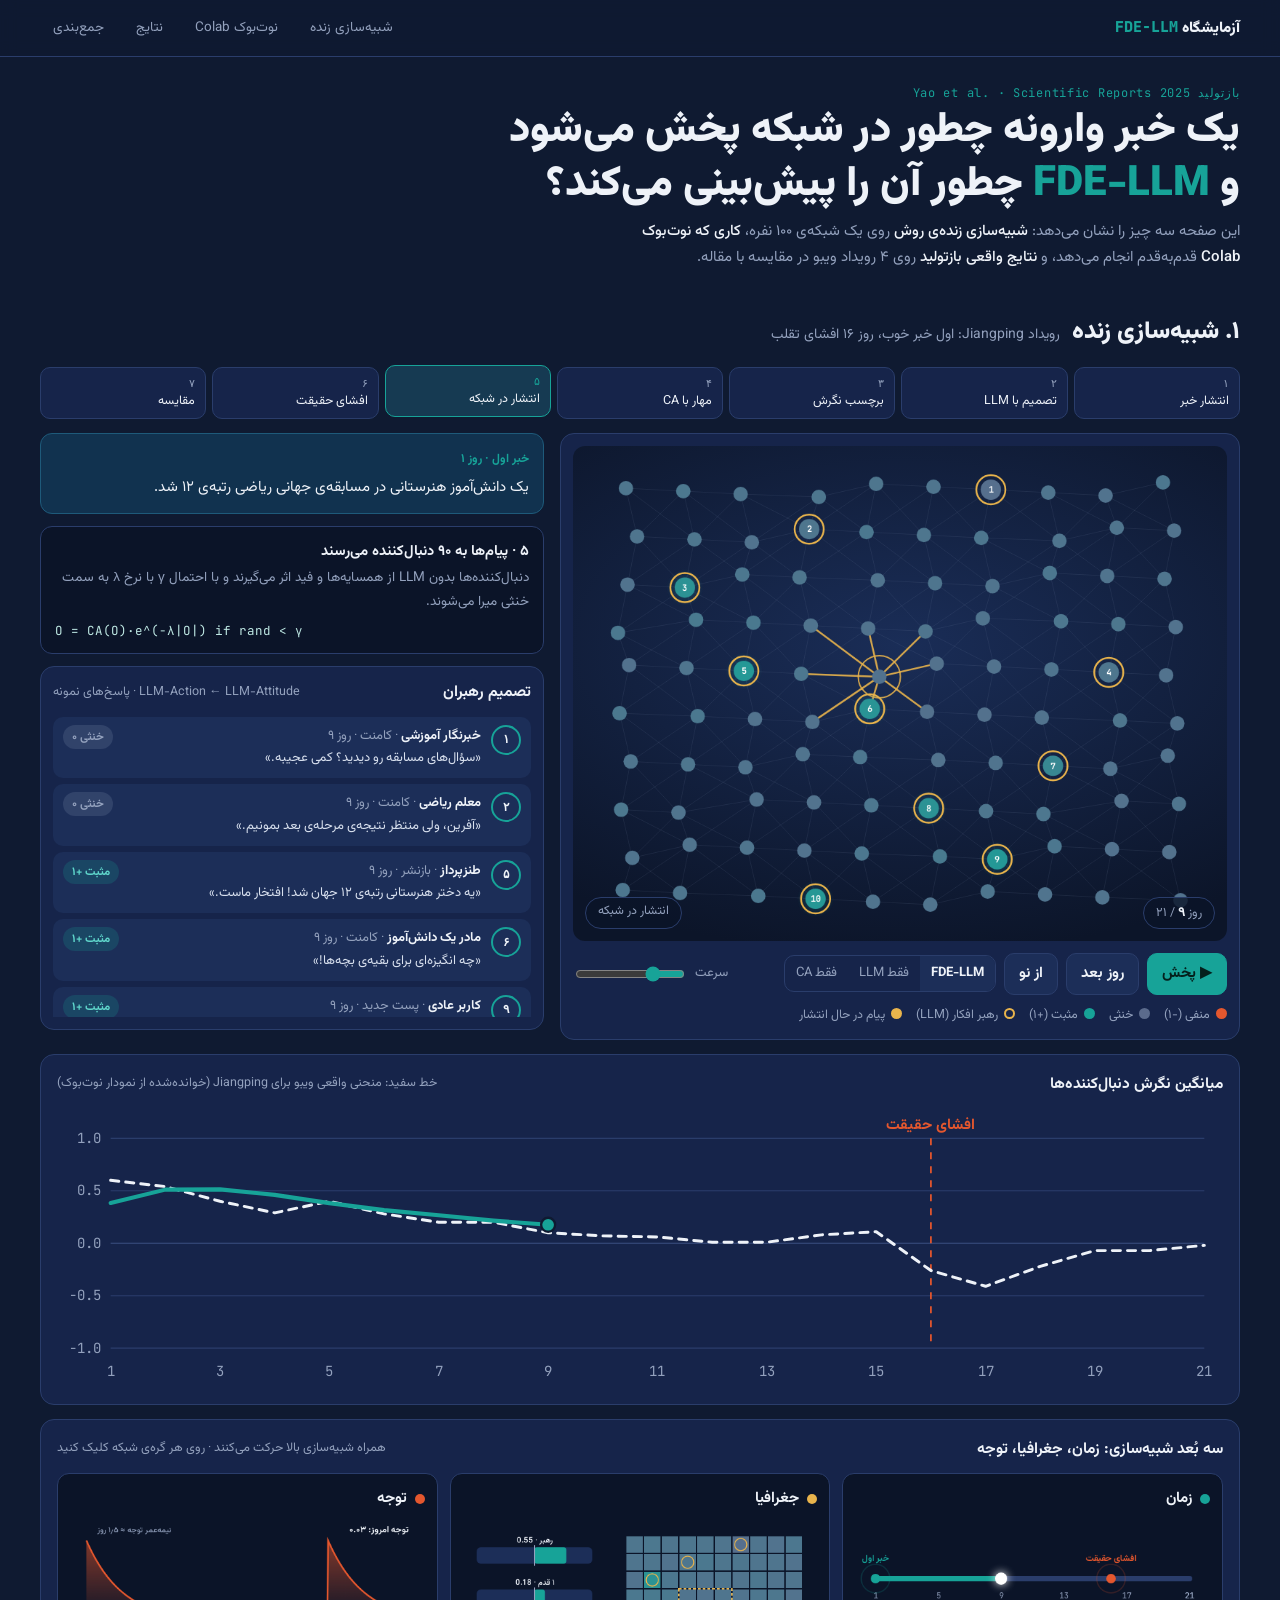
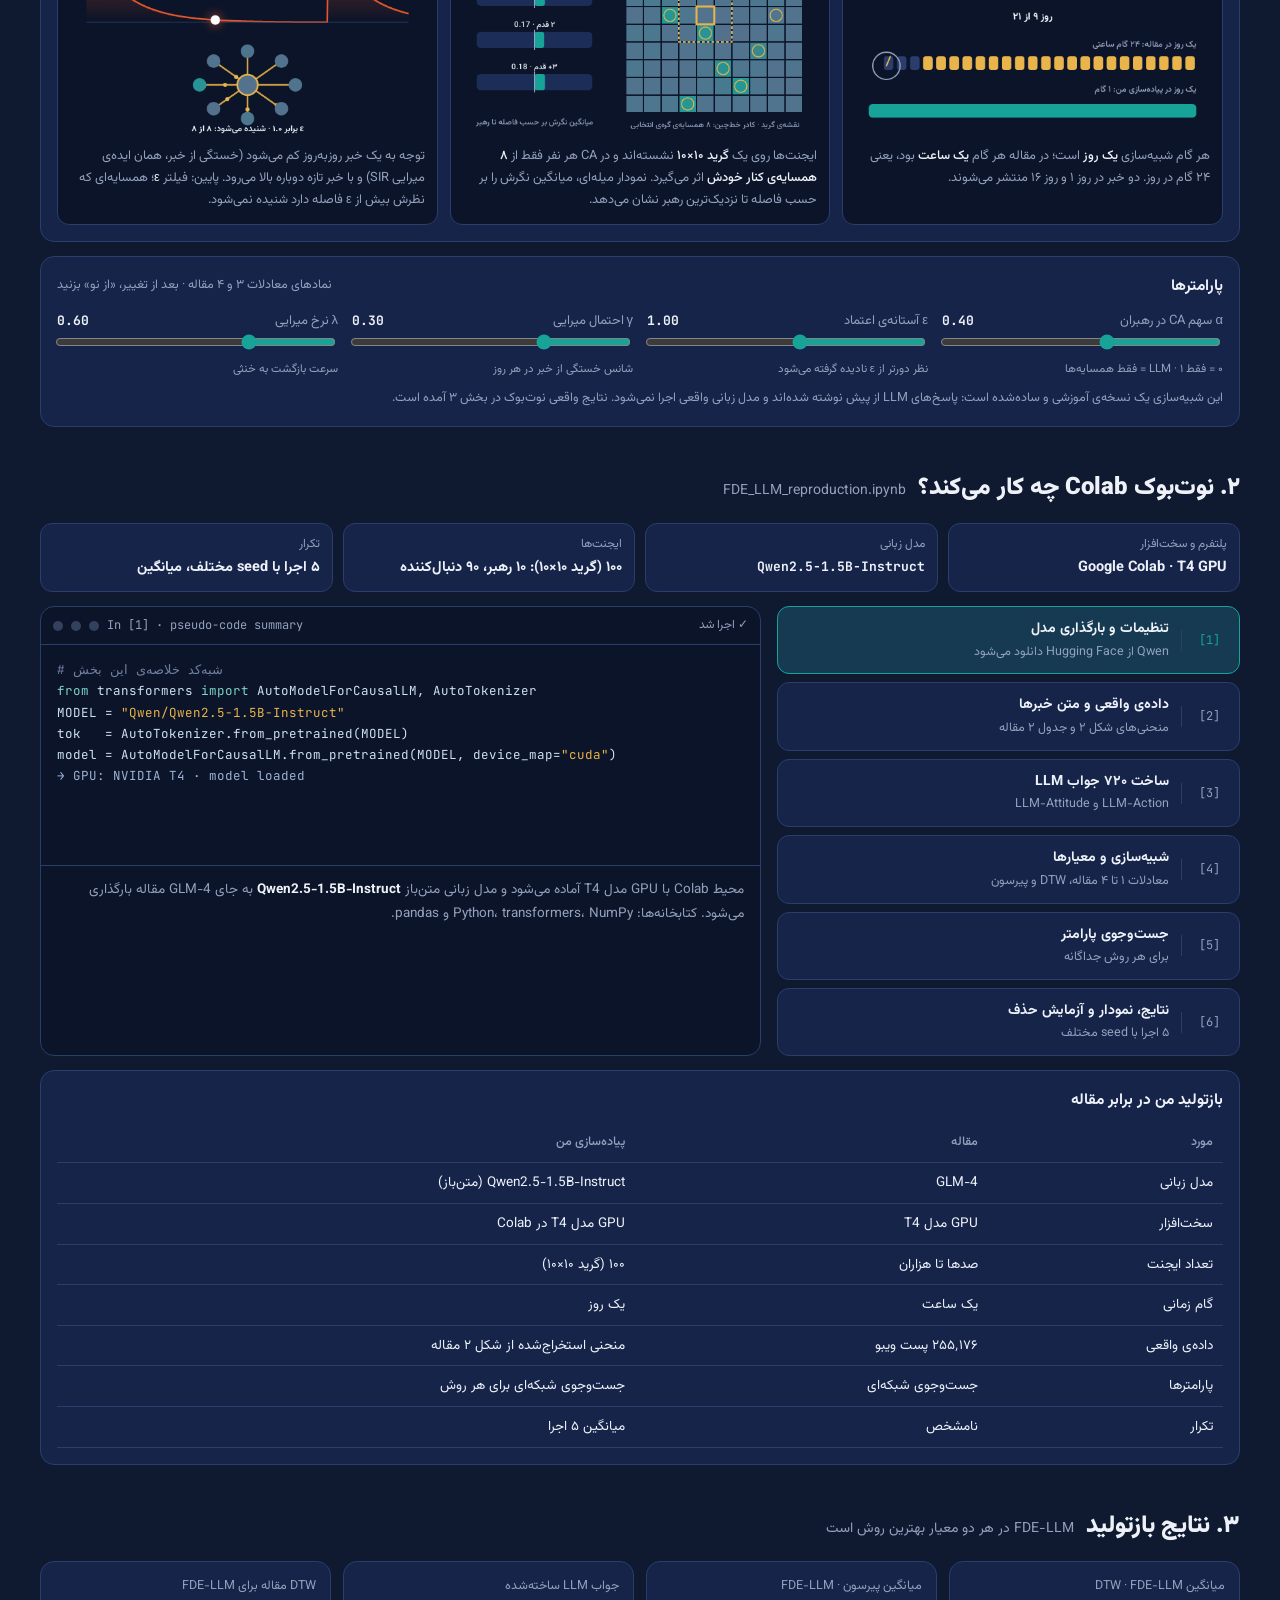
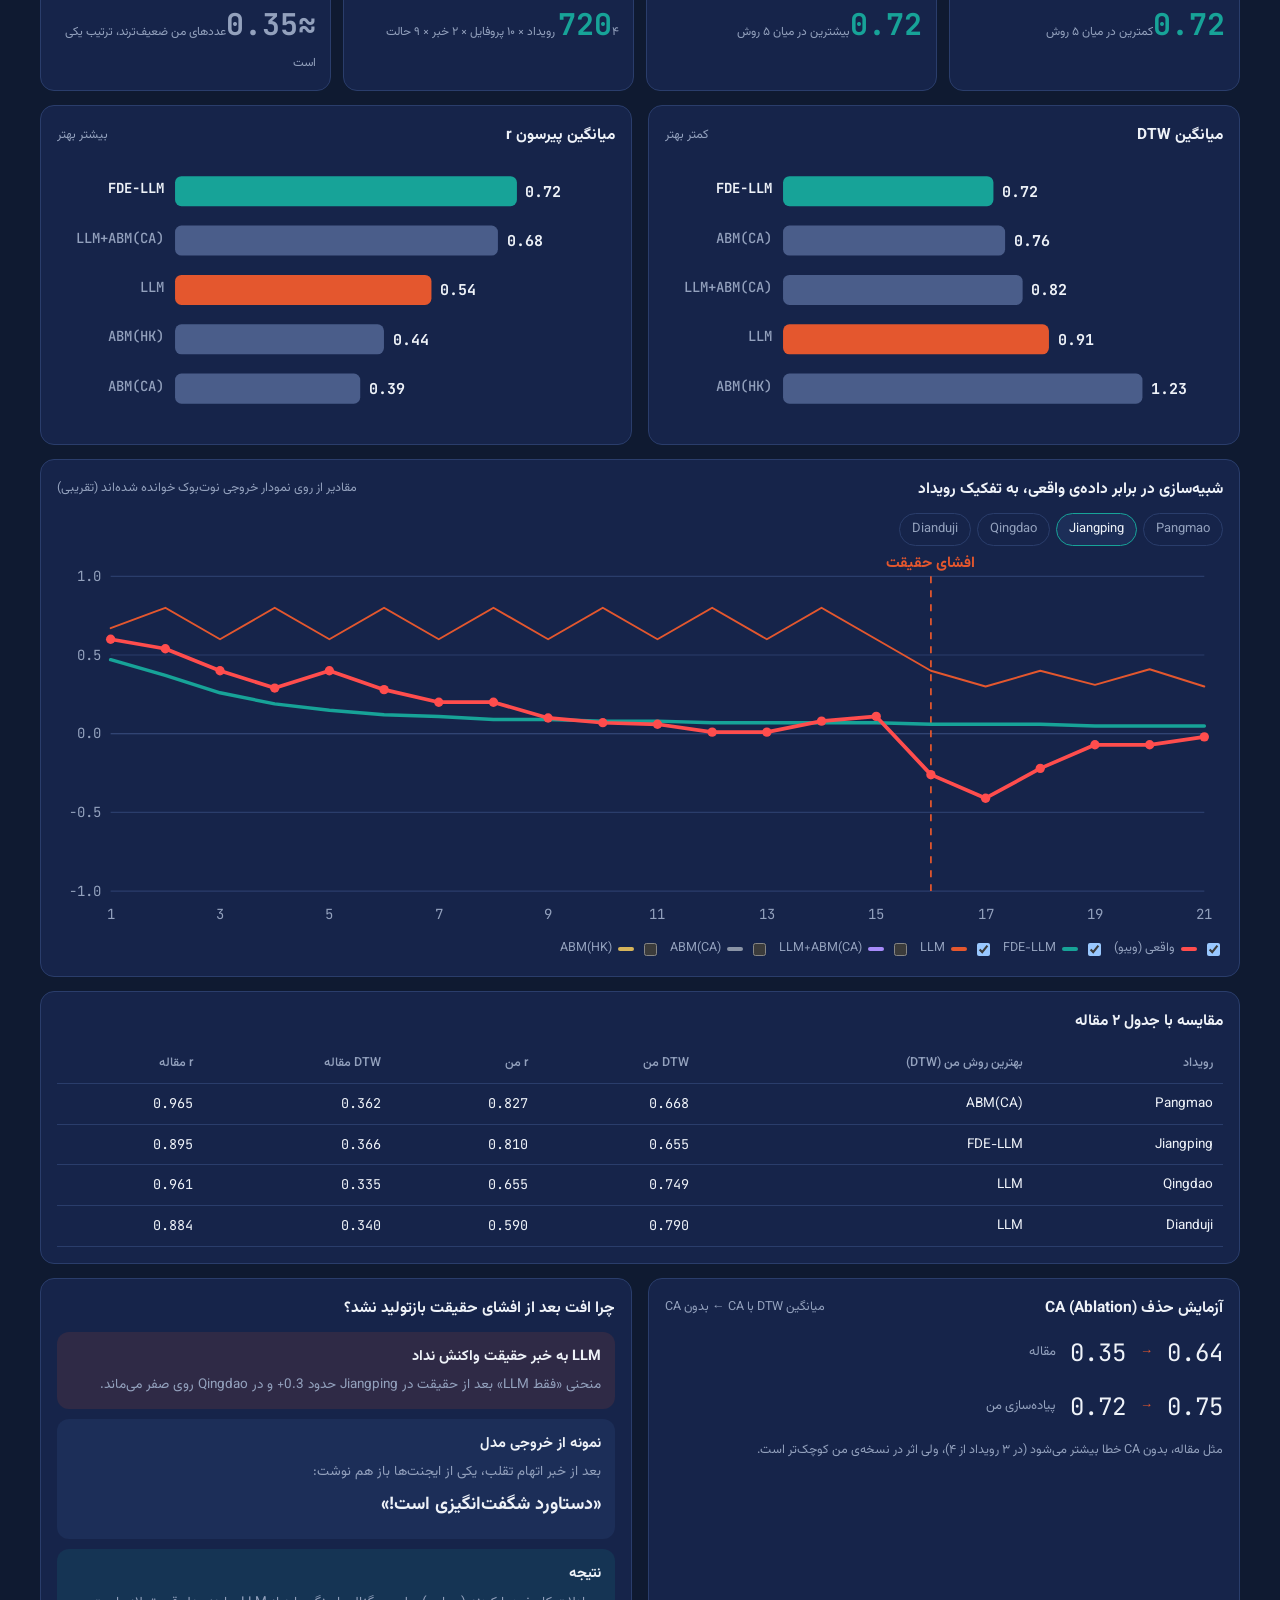
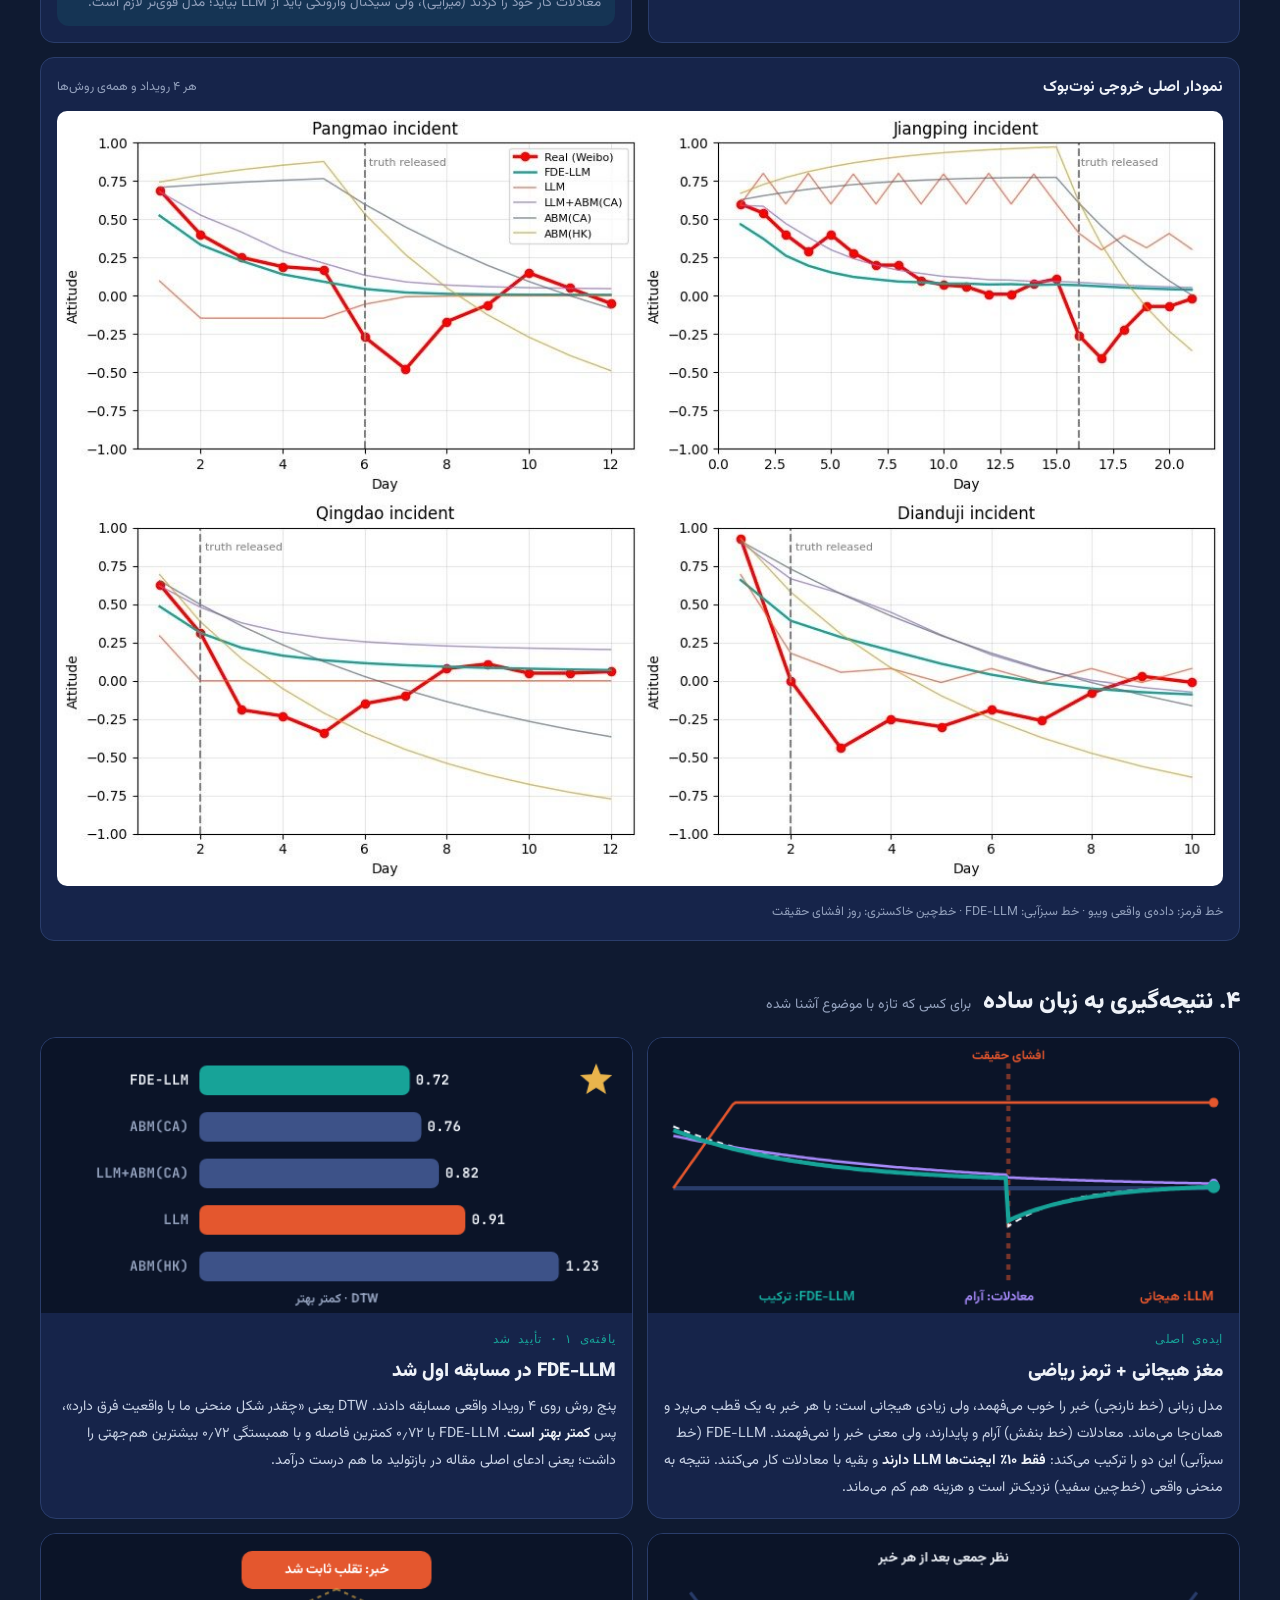
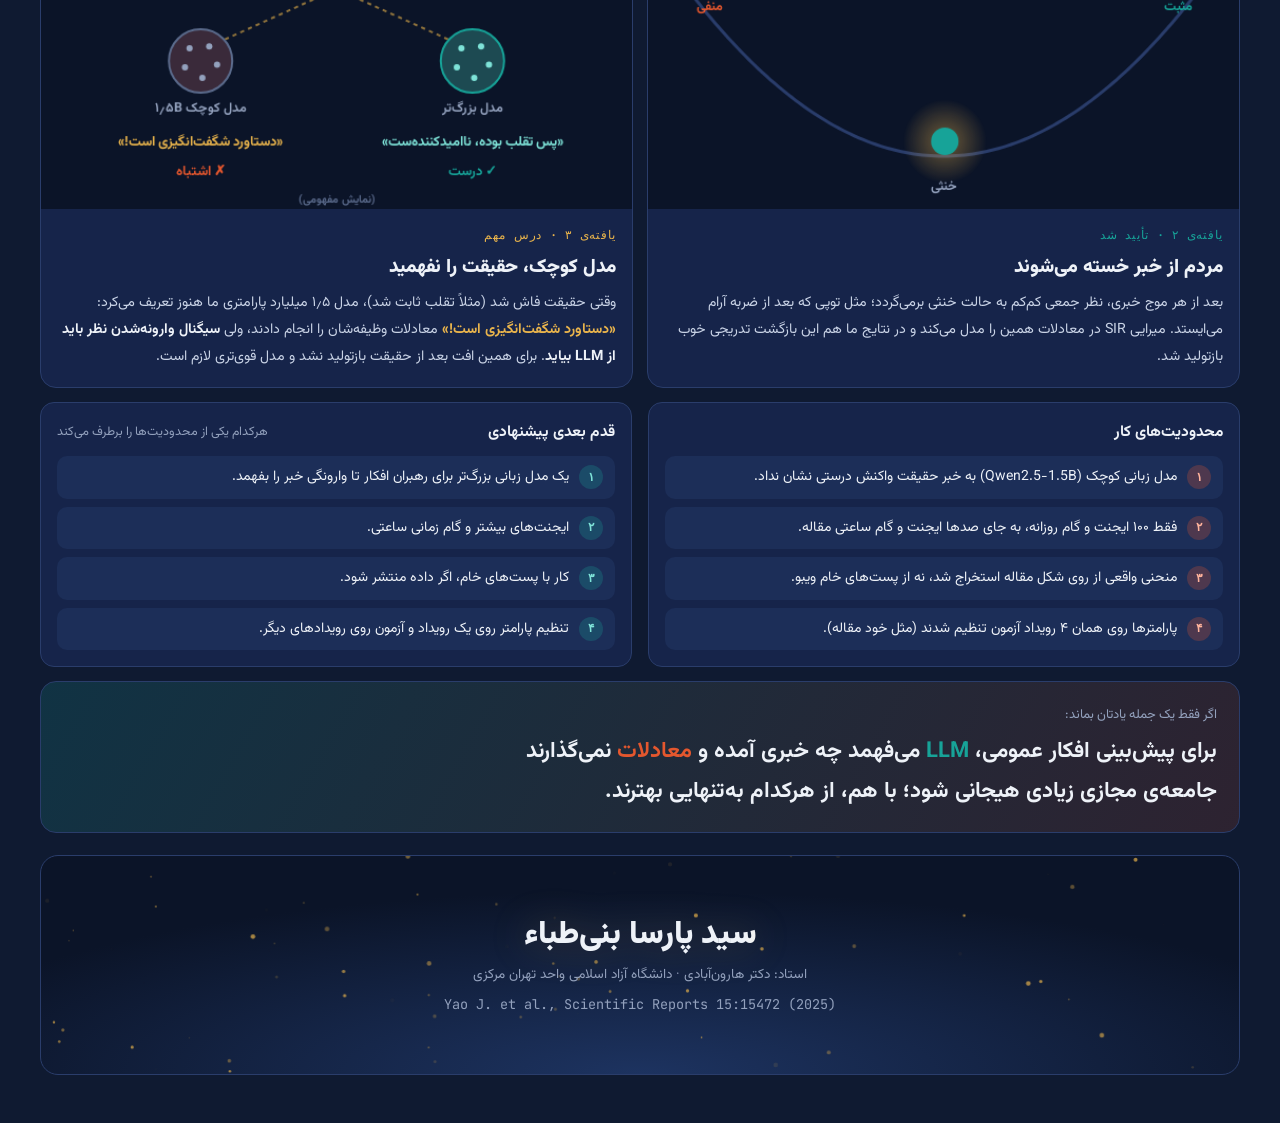
<file: slides/fde-llm/index.html>
<!doctype html><html><head><meta charset=utf8><meta name=viewport content="width=device-width,initial-scale=1,viewport-fit=cover"><style>:root{color-scheme:light;box-sizing:border-box;padding-top:env(safe-area-inset-top,0px);padding-bottom:env(safe-area-inset-bottom,0px)}html{scroll-padding-top:env(safe-area-inset-top,0px)}body{margin:0;padding:0;font:14px -apple-system,BlinkMacSystemFont,sans-serif;background:#fff;color:#000}img{max-width:100%}[hidden]:not([hidden=until-found i]){display:none!important}</style></head><body>
<title>آزمایشگاه FDE-LLM</title>
<meta name="claude:viewport-fit-sides" content="cover">
<link rel="stylesheet" href="https://fonts.googleapis.com/css2?family=Vazirmatn:wght@400;500;700;900&family=JetBrains+Mono:wght@500;700&display=swap">
<style>
/* Layout: one long lab notebook — live simulation, then the Colab notebook pipeline, then real results. Single dark navy look matching the deck. */
:root{
  --bg:#0f1a31; --panel:#16244a; --panel2:#1c2e58; --line:#2a3d6b; --ink:#0b1428;
  --fg:#eef2f8; --muted:#93a1bd; --teal:#17A398; --orange:#E4572E; --neutral:#5b6b8c; --gold:#E9B44C; --violet:#a78bfa;
  --display:"Vazirmatn",Tahoma,sans-serif; --body:"Vazirmatn",Tahoma,sans-serif; --mono:"JetBrains Mono",ui-monospace,monospace;
  color-scheme:dark;
}
*{box-sizing:border-box}
body{background:var(--bg);color:var(--fg);font-family:var(--body);font-size:15px;line-height:1.75;direction:rtl;
  padding-left:max(16px,env(safe-area-inset-left,0px));padding-right:max(16px,env(safe-area-inset-right,0px));padding-block:0 48px}
.wrap{max-width:1200px;margin:0 auto;display:flex;flex-direction:column;gap:22px}
.mono{font-family:var(--mono);direction:ltr;unicode-bidi:isolate}
/* top nav */
.top{position:sticky;top:env(safe-area-inset-top,0px);z-index:5;background:rgba(15,26,49,.92);backdrop-filter:blur(8px);border-bottom:1px solid var(--line);margin-inline:calc(-1*max(16px,env(safe-area-inset-left,0px)));padding:10px max(16px,env(safe-area-inset-left,0px))}
body::before{content:"";position:fixed;inset:0 0 auto;height:env(safe-area-inset-top,0px);z-index:10;background:var(--bg)}
.top .in{max-width:1200px;margin:0 auto;display:flex;gap:6px;flex-wrap:wrap;align-items:center}
.top b{font-weight:900;margin-inline-end:auto}
.top b span{color:var(--teal);font-family:var(--mono)}
.top a{color:var(--muted);text-decoration:none;font-size:13.5px;padding:5px 12px;border-radius:99px;border:1px solid transparent}
.top a:hover,.top a:focus-visible{color:var(--fg);border-color:var(--line);outline:none}
header.hero{padding-top:26px}
h1{font-family:var(--display);font-weight:900;font-size:clamp(26px,4.2vw,42px);margin:0;line-height:1.3;text-wrap:balance}
h1 span{color:var(--teal)}
.lede{color:var(--muted);margin:6px 0 0;max-width:78ch}
.lede b{color:var(--fg);font-weight:500}
h2.sec{font-size:24px;margin:18px 0 0;font-weight:900;display:flex;align-items:baseline;gap:12px;flex-wrap:wrap;text-wrap:balance}
h2.sec small{font-size:14px;color:var(--muted);font-weight:400}
.eyebrow{font-family:var(--mono);font-size:12px;letter-spacing:.06em;color:var(--teal)}
.card{background:var(--panel);border:1px solid var(--line);border-radius:14px;padding:16px;min-width:0}
.card h3{margin:0 0 10px;font-size:15.5px;display:flex;justify-content:space-between;align-items:center;gap:8px;flex-wrap:wrap}
.card h3 small{color:var(--muted);font-weight:400;font-size:12.5px}
canvas,svg{display:block;max-width:100%}
/* ---- sim */
.stage-bar{display:grid;grid-template-columns:repeat(7,minmax(0,1fr));gap:6px}
.stg{background:var(--panel);border:1px solid var(--line);border-radius:10px;padding:8px 10px;text-align:right;color:var(--fg);font:inherit;font-size:12.5px;cursor:pointer;line-height:1.45;transition:border-color .25s,background .25s,transform .25s}
.stg .n{font-family:var(--mono);color:var(--muted);font-size:11px;display:block}
.stg.on{border-color:var(--teal);background:#163a52;transform:translateY(-2px)}
.stg.on .n{color:var(--teal)}
.stg.truth.on{border-color:var(--orange);background:#3a2433}
.stg.truth.on .n{color:var(--orange)}
.stg:focus-visible,button:focus-visible{outline:2px solid var(--teal);outline-offset:2px}
.simgrid{display:grid;grid-template-columns:minmax(0,1.35fr) minmax(0,1fr);gap:16px}
.netwrap{position:relative;border-radius:12px;overflow:hidden;background:radial-gradient(120% 90% at 50% 40%,#1a2d57 0%,#0c1529 70%)}
#net{width:100%;height:auto}
.caption{position:absolute;inset:auto 12px 12px 12px;display:flex;justify-content:space-between;gap:8px;pointer-events:none;flex-wrap:wrap}
.chip{background:rgba(11,20,40,.8);border:1px solid var(--line);border-radius:99px;padding:3px 12px;font-size:12.5px;color:var(--muted)}
.chip b{color:var(--fg);font-family:var(--mono)}
.controls{display:flex;flex-wrap:wrap;gap:8px;align-items:center;margin-top:12px}
button.b{font:inherit;font-weight:700;border-radius:10px;border:1px solid var(--line);background:var(--panel2);color:var(--fg);padding:7px 14px;cursor:pointer}
button.b:hover{border-color:var(--teal)}
button.b.primary{background:var(--teal);border-color:var(--teal);color:#04201c}
.seg{display:inline-flex;border:1px solid var(--line);border-radius:10px;overflow:hidden}
.seg button{font:inherit;font-size:13px;background:transparent;color:var(--muted);border:0;padding:6px 11px;cursor:pointer}
.seg button[aria-pressed="true"]{background:var(--panel2);color:var(--fg);font-weight:700}
.speed{margin-inline-start:auto;display:flex;gap:8px;align-items:center;color:var(--muted);font-size:13px}
.speed input{accent-color:var(--teal);width:110px}
.side{display:flex;flex-direction:column;gap:12px;min-width:0}
.news{border-radius:12px;padding:12px 14px;background:#11324f;border:1px solid #1e5a7a;transition:background .4s,border-color .4s}
.news.truth{background:#3d2231;border-color:#8a3d35}
.news .tag{font-size:12px;font-weight:700;color:var(--teal)}
.news.truth .tag{color:var(--orange)}
.news p{margin:2px 0 0}
.news.flash{animation:flash .9s ease}
@keyframes flash{0%{transform:scale(.96);box-shadow:0 0 0 0 rgba(233,180,76,.7)}60%{transform:scale(1.01);box-shadow:0 0 0 14px rgba(233,180,76,0)}100%{transform:none}}
.explain{background:var(--ink);border:1px solid var(--line);border-radius:12px;padding:12px 14px}
.explain h4{margin:0;font-size:14.5px}
.explain p{margin:2px 0 6px;color:var(--muted);font-size:13.5px}
.eq{font-family:var(--mono);direction:ltr;font-size:12.5px;color:#bfe9e4;white-space:nowrap;overflow-x:auto}
.log{display:flex;flex-direction:column;gap:6px;max-height:300px;overflow-y:auto}
.ev{display:grid;grid-template-columns:auto minmax(0,1fr) auto;gap:10px;align-items:start;background:var(--panel2);border-radius:10px;padding:8px 10px;font-size:13px;animation:pop .45s cubic-bezier(.2,1.4,.4,1)}
@keyframes pop{from{transform:translateY(-8px) scale(.96);opacity:0}to{transform:none;opacity:1}}
.ev .av{width:30px;height:30px;border-radius:50%;display:grid;place-items:center;font-weight:700;font-size:12px;border:2px solid var(--teal);font-family:var(--mono)}
.ev .who{font-weight:700}.ev .act{color:var(--muted)}
.ev q{display:block;color:#d8e0ee;quotes:"«" "»"}
.pill{font-size:11.5px;font-weight:700;padding:2px 9px;border-radius:99px;white-space:nowrap}
.pill.p{background:rgba(23,163,152,.2);color:#5fd6cb}.pill.n{background:rgba(228,87,46,.2);color:#ff9a7a}.pill.z{background:rgba(147,161,189,.18);color:var(--muted)}
.empty{color:var(--muted);font-size:13px;padding:6px 2px}
.legend{display:flex;flex-wrap:wrap;gap:14px;font-size:12.5px;color:var(--muted)}
.legend i{display:inline-block;width:11px;height:11px;border-radius:50%;margin-left:6px;vertical-align:-1px}
.params{display:grid;grid-template-columns:repeat(4,minmax(0,1fr));gap:14px}
.param label{display:flex;justify-content:space-between;font-size:13px;color:var(--muted)}
.param label b{font-family:var(--mono);color:var(--fg)}
.param input{width:100%;accent-color:var(--teal)}
.param small{display:block;color:var(--muted);font-size:11.5px;line-height:1.5}
.note{font-size:12.5px;color:var(--muted)}
.dims{display:grid;grid-template-columns:repeat(3,minmax(0,1fr));gap:12px}
.dim{background:var(--ink);border:1px solid var(--line);border-radius:12px;padding:12px;display:flex;flex-direction:column;gap:8px;min-width:0}
.dim h4{margin:0;font-size:15px;display:flex;align-items:center;gap:8px}
.dim h4 i{width:10px;height:10px;border-radius:50%;display:inline-block}
.dim canvas{width:100%;height:auto;border-radius:8px}
.dim p{margin:0;color:var(--muted);font-size:12.8px;line-height:1.7}
.dim p b{color:var(--fg);font-weight:500}
@media (max-width:960px){.dims{grid-template-columns:1fr}}
.concl{display:grid;grid-template-columns:repeat(2,minmax(0,1fr));gap:14px}
.cc{background:var(--panel);border:1px solid var(--line);border-radius:16px;overflow:hidden;display:flex;flex-direction:column}
.cc canvas{width:100%;height:auto;background:var(--ink)}
.cc>div{padding:14px 16px 16px}
.cc h3{margin:2px 0 6px;font-size:19px;font-weight:900}
.cc p{margin:0;color:#c9d3e6;font-size:14.2px;line-height:1.9}
.cc p b{color:var(--fg)}
.cc q{quotes:"«" "»";color:var(--gold);font-weight:700}
.eyebrow.warn{color:var(--gold)}
.chips{list-style:none;margin:0;padding:0;display:flex;flex-direction:column;gap:8px}
.chips li{display:grid;grid-template-columns:auto 1fr;gap:10px;align-items:start;background:var(--panel2);border-radius:10px;padding:9px 12px;font-size:14px;opacity:1;transform:none;transition:opacity .5s,transform .5s}
.chips li b{font-family:var(--mono);width:24px;height:24px;border-radius:50%;display:grid;place-items:center;font-size:12px;background:rgba(228,87,46,.25);color:#ffb39c}
.chips.next li b{background:rgba(23,163,152,.25);color:#7ee3d8}
.chips.pre li{opacity:0;transform:translateX(-16px)}
.takeaway{border-radius:16px;padding:20px 22px;background:linear-gradient(120deg,rgba(23,163,152,.18),rgba(228,87,46,.14));border:1px solid var(--line)}
.takeaway span{color:var(--muted);font-size:13px}
.takeaway p{margin:4px 0 0;font-size:clamp(17px,2.2vw,22px);font-weight:700;line-height:1.8;text-wrap:balance}
.takeaway .t{color:var(--teal)}.takeaway .o{color:var(--orange)}
.sign{position:relative;border-radius:18px;overflow:hidden;background:radial-gradient(90% 120% at 50% 100%,#1d3360 0%,#0b1428 70%);border:1px solid var(--line);min-height:220px;display:grid;place-items:center;margin-top:8px}
.sign canvas{position:absolute;inset:0;width:100%;height:100%}
.sign-in{position:relative;text-align:center;padding:26px 16px;display:flex;flex-direction:column;gap:6px;align-items:center}
.sign .by{font-size:13px;color:var(--muted);letter-spacing:.04em}
.sign .name{font-family:var(--display);font-weight:900;font-size:clamp(17px,3vw,32px);line-height:1.4;
  background:linear-gradient(100deg,#eef2f8 0%,#eef2f8 38%,#fff6d8 46%,#E9B44C 50%,#fff6d8 54%,#eef2f8 62%,#eef2f8 100%);background-size:250% 100%;
  -webkit-background-clip:text;background-clip:text;color:transparent;animation:shine 3.2s linear infinite;filter:drop-shadow(0 0 18px rgba(233,180,76,.25))}
@keyframes shine{from{background-position:120% 0}to{background-position:-130% 0}}
.sign .meta{color:var(--muted);font-size:13.5px}
@media (max-width:960px){.concl{grid-template-columns:1fr}}
@media (prefers-reduced-motion:reduce){.sign .name{animation:none;background:none;color:var(--fg)}}
/* ---- notebook */
.nb{display:grid;grid-template-columns:minmax(0,.9fr) minmax(0,1.4fr);gap:16px}
.cells{display:flex;flex-direction:column;gap:8px}
.cell{display:grid;grid-template-columns:auto minmax(0,1fr);gap:12px;align-items:center;text-align:right;background:var(--panel);border:1px solid var(--line);border-radius:12px;padding:10px 12px;cursor:pointer;color:var(--fg);font:inherit}
.cell .k{font-family:var(--mono);font-size:12px;color:var(--muted);width:46px;text-align:center;border-left:1px solid var(--line);padding-left:10px}
.cell .t{font-weight:700;font-size:14px;display:block}
.cell .s{color:var(--muted);font-size:12.5px;display:block}
.cell.on{border-color:var(--teal);background:#163a52}
.cell.on .k{color:var(--teal)}
.cell.done .k::after{content:" ✓";color:var(--teal)}
.out{background:var(--ink);border:1px solid var(--line);border-radius:14px;overflow:hidden;display:flex;flex-direction:column;min-width:0}
.out .bar{display:flex;align-items:center;gap:8px;padding:8px 12px;border-bottom:1px solid var(--line);font-family:var(--mono);font-size:12px;color:var(--muted);direction:ltr}
.out .bar i{width:10px;height:10px;border-radius:50%;background:#33415f}
.out .bar .run{margin-left:auto;font-family:var(--body);direction:rtl}
.out pre{margin:0;padding:14px 16px;font-family:var(--mono);font-size:12.5px;line-height:1.7;direction:ltr;text-align:left;color:#cfe1f5;white-space:pre-wrap;min-height:220px;overflow-x:auto}
.out pre .c{color:#6f7f9f}.out pre .k{color:#7dd3c7}.out pre .s{color:var(--gold)}.out pre .o{color:#9fb3d6}
.out .desc{padding:12px 16px;border-top:1px solid var(--line);color:var(--muted);font-size:13.5px}
.out .desc b{color:var(--fg)}
.files{display:flex;gap:6px;flex-wrap:wrap;margin-top:6px}
.files span{font-family:var(--mono);font-size:11.5px;background:var(--panel2);border-radius:6px;padding:2px 8px;color:var(--gold);direction:ltr}
.cfg{display:grid;grid-template-columns:repeat(4,minmax(0,1fr));gap:10px}
.kv{background:var(--panel);border:1px solid var(--line);border-radius:12px;padding:10px 12px}
.kv span{display:block;color:var(--muted);font-size:12px}
.kv b{font-size:14.5px}
.kv b.mono{font-size:13px}
.formula{font-family:var(--mono);direction:ltr;text-align:center;color:var(--gold);font-size:15px;margin-top:4px}
table{border-collapse:collapse;width:100%;font-size:13.5px}
th,td{padding:8px 10px;border-bottom:1px solid var(--line);text-align:right;white-space:nowrap}
th{color:var(--muted);font-weight:500;font-size:12.5px}
td.num{font-family:var(--mono);text-align:right;font-variant-numeric:tabular-nums}
.tw{overflow-x:auto}
/* ---- results */
.kpis{display:grid;grid-template-columns:repeat(4,minmax(0,1fr));gap:12px}
.kpi{background:var(--panel);border:1px solid var(--line);border-radius:14px;padding:14px}
.kpi span{color:var(--muted);font-size:12.5px;display:block}
.kpi b{font-family:var(--mono);font-size:30px;font-weight:700;color:var(--teal);font-variant-numeric:tabular-nums}
.kpi small{color:var(--muted);font-size:12px}
.two{display:grid;grid-template-columns:repeat(2,minmax(0,1fr));gap:16px}
.tabs{display:flex;gap:6px;flex-wrap:wrap}
.tabs button{font:inherit;font-size:13px;border:1px solid var(--line);background:transparent;color:var(--muted);border-radius:99px;padding:4px 12px;cursor:pointer}
.tabs button[aria-pressed="true"]{background:var(--panel2);color:var(--fg);border-color:var(--teal)}
.toggles{display:flex;gap:10px;flex-wrap:wrap;font-size:12.5px;color:var(--muted);margin-top:8px}
.toggles label{display:inline-flex;align-items:center;gap:6px;cursor:pointer}
.toggles i{display:inline-block;width:16px;height:4px;border-radius:2px}
.callout{border-radius:12px;padding:12px 14px;background:var(--panel2)}
.callout h4{margin:0 0 4px;font-size:14.5px}
.callout p{margin:0;color:var(--muted);font-size:13.5px}
.callout.good{border-right:0;background:rgba(23,163,152,.12)}
.callout.bad{background:rgba(228,87,46,.12)}
.callout.warn{background:rgba(233,180,76,.12)}
.quote{font-size:18px;font-weight:700;color:var(--fg);margin:6px 0}
.abl{display:flex;align-items:center;gap:14px;flex-wrap:wrap;font-family:var(--mono);font-size:24px;direction:ltr;justify-content:flex-end}
.abl span{font-size:13px;color:var(--muted);font-family:var(--body);direction:rtl}
.abl .arr{color:var(--orange)}
figure{margin:0}
figure img{width:100%;border-radius:10px;background:#fff}
figcaption{color:var(--muted);font-size:12.5px;margin-top:6px}
.list{margin:0;padding:0;list-style:none;display:flex;flex-direction:column;gap:8px}
.list li{display:grid;grid-template-columns:auto 1fr;gap:10px;font-size:14px}
.list li b{font-family:var(--mono);width:24px;height:24px;border-radius:50%;display:grid;place-items:center;font-size:12px;background:var(--panel2)}
.foot{color:var(--muted);font-size:12.5px;text-align:center}
@media (max-width:960px){.simgrid,.nb,.two{grid-template-columns:1fr}.stage-bar{grid-template-columns:repeat(4,minmax(0,1fr))}.params,.cfg,.kpis{grid-template-columns:repeat(2,minmax(0,1fr))}}
@media (max-width:480px){.stage-bar{grid-template-columns:repeat(2,minmax(0,1fr))}.params,.cfg{grid-template-columns:1fr}.top a{padding:4px 8px}}
@media (prefers-reduced-motion:reduce){*{animation:none!important;transition:none!important}}
</style>

<nav class="top" aria-label="بخش‌ها"><div class="in"><b>آزمایشگاه <span>FDE-LLM</span></b><a href="#sim">شبیه‌سازی زنده</a><a href="#notebook">نوت‌بوک Colab</a><a href="#results">نتایج</a><a href="#wrap">جمع‌بندی</a></div></nav>

<div class="wrap">
<header class="hero">
  <div class="eyebrow">بازتولید Yao et al. · Scientific Reports 2025</div>
  <h1>یک خبر وارونه چطور در شبکه پخش می‌شود و <span>FDE-LLM</span> چطور آن را پیش‌بینی می‌کند؟</h1>
  <p class="lede">این صفحه سه چیز را نشان می‌دهد: <b>شبیه‌سازی زنده‌ی روش</b> روی یک شبکه‌ی ۱۰۰ نفره، <b>کاری که نوت‌بوک Colab</b> قدم‌به‌قدم انجام می‌دهد، و <b>نتایج واقعی بازتولید</b> روی ۴ رویداد ویبو در مقایسه با مقاله.</p>
</header>

<!-- ================= SIM ================= -->
<section id="sim" style="display:flex;flex-direction:column;gap:14px">
  <h2 class="sec">۱. شبیه‌سازی زنده <small>رویداد Jiangping: اول خبر خوب، روز ۱۶ افشای تقلب</small></h2>
  <div class="stage-bar" id="stages"></div>
  <div class="simgrid">
    <div class="card" style="padding:12px">
      <div class="netwrap"><canvas id="net" width="900" height="680" aria-label="شبکه‌ی ۱۰۰ ایجنت"></canvas>
        <div class="caption"><span class="chip">روز <b id="dayN">0</b> / ۲۱</span><span class="chip" id="phaseChip">آماده</span></div></div>
      <div class="controls">
        <button class="b primary" id="play">▶ پخش</button>
        <button class="b" id="step">روز بعد</button>
        <button class="b" id="reset">از نو</button>
        <div class="seg" role="group" aria-label="روش"><button id="m-fde" aria-pressed="true">FDE-LLM</button><button id="m-llm" aria-pressed="false">فقط LLM</button><button id="m-ca" aria-pressed="false">فقط CA</button></div>
        <label class="speed" for="spd">سرعت <input id="spd" type="range" min="0.5" max="2.5" step="0.25" value="1"></label>
      </div>
      <div class="legend" style="margin-top:10px"><span><i style="background:var(--orange)"></i>منفی (−۱)</span><span><i style="background:var(--neutral)"></i>خنثی</span><span><i style="background:var(--teal)"></i>مثبت (+۱)</span><span><i style="background:transparent;border:2px solid var(--gold)"></i>رهبر افکار (LLM)</span><span><i style="background:var(--gold)"></i>پیام در حال انتشار</span></div>
    </div>
    <div class="side">
      <div class="news" id="news"><span class="tag">هنوز خبری منتشر نشده</span><p>«پخش» را بزنید.</p></div>
      <div class="explain"><h4 id="exT"></h4><p id="exP"></p><div class="eq" id="exE"></div></div>
      <div class="card" style="padding:12px"><h3>تصمیم رهبران <small>LLM-Action ← LLM-Attitude · پاسخ‌های نمونه</small></h3><div class="log" id="log"></div></div>
    </div>
  </div>
  <div class="card">
    <h3>میانگین نگرش دنبال‌کننده‌ها <small>خط سفید: منحنی واقعی ویبو برای Jiangping (خوانده‌شده از نمودار نوت‌بوک)</small></h3>
    <svg id="simChart" viewBox="0 0 1000 240" role="img" aria-label="منحنی شبیه‌سازی زنده"></svg>
  </div>
  <div class="card" id="dims">
    <h3>سه بُعد شبیه‌سازی: زمان، جغرافیا، توجه <small>همراه شبیه‌سازی بالا حرکت می‌کنند · روی هر گره‌ی شبکه کلیک کنید</small></h3>
    <div class="dims">
      <div class="dim"><h4><i style="background:var(--teal)"></i>زمان</h4><canvas id="dTime" width="520" height="320" aria-label="بعد زمان"></canvas>
        <p>هر گام شبیه‌سازی <b>یک روز</b> است؛ در مقاله هر گام <b>یک ساعت</b> بود، یعنی ۲۴ گام در روز. دو خبر در روز ۱ و روز ۱۶ منتشر می‌شوند.</p></div>
      <div class="dim"><h4><i style="background:var(--gold)"></i>جغرافیا</h4><canvas id="dGeo" width="520" height="320" aria-label="بعد جغرافیا"></canvas>
        <p>ایجنت‌ها روی یک <b>گرید ۱۰×۱۰</b> نشسته‌اند و در CA هر نفر فقط از <b>۸ همسایه‌ی کنار خودش</b> اثر می‌گیرد. نمودار میله‌ای، میانگین نگرش را بر حسب فاصله تا نزدیک‌ترین رهبر نشان می‌دهد.</p></div>
      <div class="dim"><h4><i style="background:var(--orange)"></i>توجه</h4><canvas id="dAttn" width="520" height="320" aria-label="بعد توجه"></canvas>
        <p>توجه به یک خبر روزبه‌روز کم می‌شود (خستگی از خبر، همان ایده‌ی میرایی SIR) و با خبر تازه دوباره بالا می‌رود. پایین: فیلتر <b>ε</b>؛ همسایه‌ای که نظرش بیش از ε فاصله دارد شنیده نمی‌شود.</p></div>
    </div>
  </div>
  <div class="card">
    <h3>پارامترها <small>نمادهای معادلات ۳ و ۴ مقاله · بعد از تغییر، «از نو» بزنید</small></h3>
    <div class="params">
      <div class="param"><label for="pa">α سهم CA در رهبران <b id="va">0.40</b></label><input id="pa" type="range" min="0" max="1" step="0.05" value="0.4"><small>۰ = فقط LLM · ۱ = فقط همسایه‌ها</small></div>
      <div class="param"><label for="pe">ε آستانه‌ی اعتماد <b id="ve">1.00</b></label><input id="pe" type="range" min="0.2" max="2" step="0.1" value="1"><small>نظر دورتر از ε نادیده گرفته می‌شود</small></div>
      <div class="param"><label for="pg">γ احتمال میرایی <b id="vg">0.30</b></label><input id="pg" type="range" min="0" max="1" step="0.05" value="0.3"><small>شانس خستگی از خبر در هر روز</small></div>
      <div class="param"><label for="pl">λ نرخ میرایی <b id="vl">0.60</b></label><input id="pl" type="range" min="0" max="2" step="0.1" value="0.6"><small>سرعت بازگشت به خنثی</small></div>
    </div>
    <p class="note" style="margin:10px 0 0">این شبیه‌سازی یک نسخه‌ی آموزشی و ساده‌شده است: پاسخ‌های LLM از پیش نوشته شده‌اند و مدل زبانی واقعی اجرا نمی‌شود. نتایج واقعی نوت‌بوک در بخش ۳ آمده است.</p>
  </div>
</section>

<!-- ================= NOTEBOOK ================= -->
<section id="notebook" style="display:flex;flex-direction:column;gap:14px">
  <h2 class="sec">۲. نوت‌بوک Colab چه کار می‌کند؟ <small>FDE_LLM_reproduction.ipynb</small></h2>
  <div class="cfg">
    <div class="kv"><span>پلتفرم و سخت‌افزار</span><b>Google Colab · T4 GPU</b></div>
    <div class="kv"><span>مدل زبانی</span><b class="mono">Qwen2.5-1.5B-Instruct</b></div>
    <div class="kv"><span>ایجنت‌ها</span><b>۱۰۰ (گرید ۱۰×۱۰): ۱۰ رهبر، ۹۰ دنبال‌کننده</b></div>
    <div class="kv"><span>تکرار</span><b>۵ اجرا با seed مختلف، میانگین</b></div>
  </div>
  <div class="nb">
    <div class="cells" id="cells"></div>
    <div class="out">
      <div class="bar"><i></i><i></i><i></i><span id="cellName">cell</span><span class="run" id="cellRun"></span></div>
      <pre id="cellCode"></pre>
      <div class="desc" id="cellDesc"></div>
    </div>
  </div>
  <div class="card">
    <h3>بازتولید من در برابر مقاله</h3>
    <div class="tw"><table>
      <thead><tr><th>مورد</th><th>مقاله</th><th>پیاده‌سازی من</th></tr></thead>
      <tbody>
        <tr><td>مدل زبانی</td><td>GLM-4</td><td>Qwen2.5-1.5B-Instruct (متن‌باز)</td></tr>
        <tr><td>سخت‌افزار</td><td>GPU مدل T4</td><td>GPU مدل T4 در Colab</td></tr>
        <tr><td>تعداد ایجنت</td><td>صدها تا هزاران</td><td>۱۰۰ (گرید ۱۰×۱۰)</td></tr>
        <tr><td>گام زمانی</td><td>یک ساعت</td><td>یک روز</td></tr>
        <tr><td>داده‌ی واقعی</td><td>۲۵۵٬۱۷۶ پست ویبو</td><td>منحنی استخراج‌شده از شکل ۲ مقاله</td></tr>
        <tr><td>پارامترها</td><td>جست‌وجوی شبکه‌ای</td><td>جست‌وجوی شبکه‌ای برای هر روش</td></tr>
        <tr><td>تکرار</td><td>نامشخص</td><td>میانگین ۵ اجرا</td></tr>
      </tbody></table></div>
  </div>
</section>

<!-- ================= RESULTS ================= -->
<section id="results" style="display:flex;flex-direction:column;gap:14px">
  <h2 class="sec">۳. نتایج بازتولید <small>FDE-LLM در هر دو معیار بهترین روش است</small></h2>
  <div class="kpis">
    <div class="kpi"><span>میانگین DTW · FDE-LLM</span><b>0.72</b><small>کمترین در میان ۵ روش</small></div>
    <div class="kpi"><span>میانگین پیرسون · FDE-LLM</span><b>0.72</b><small>بیشترین در میان ۵ روش</small></div>
    <div class="kpi"><span>جواب LLM ساخته‌شده</span><b>720</b><small>۴ رویداد × ۱۰ پروفایل × ۲ خبر × ۹ حالت</small></div>
    <div class="kpi"><span>DTW مقاله برای FDE-LLM</span><b style="color:var(--muted)">≈0.35</b><small>عددهای من ضعیف‌ترند، ترتیب یکی است</small></div>
  </div>
  <div class="two">
    <div class="card"><h3>میانگین DTW <small>کمتر بهتر</small></h3><svg id="barDTW" viewBox="0 0 520 250" role="img" aria-label="نمودار DTW"></svg></div>
    <div class="card"><h3>میانگین پیرسون r <small>بیشتر بهتر</small></h3><svg id="barR" viewBox="0 0 520 250" role="img" aria-label="نمودار پیرسون"></svg></div>
  </div>
  <div class="card">
    <h3>شبیه‌سازی در برابر داده‌ی واقعی، به تفکیک رویداد <small>مقادیر از روی نمودار خروجی نوت‌بوک خوانده شده‌اند (تقریبی)</small></h3>
    <div class="tabs" id="evTabs"></div>
    <svg id="evChart" viewBox="0 0 1000 330" role="img" aria-label="منحنی رویداد"></svg>
    <div class="toggles" id="evToggles"></div>
  </div>
  <div class="card">
    <h3>مقایسه با جدول ۲ مقاله</h3>
    <div class="tw"><table>
      <thead><tr><th>رویداد</th><th>بهترین روش من (DTW)</th><th>DTW من</th><th>r من</th><th>DTW مقاله</th><th>r مقاله</th></tr></thead>
      <tbody>
        <tr><td>Pangmao</td><td>ABM(CA)</td><td class="num">0.668</td><td class="num">0.827</td><td class="num">0.362</td><td class="num">0.965</td></tr>
        <tr><td>Jiangping</td><td>FDE-LLM</td><td class="num">0.655</td><td class="num">0.810</td><td class="num">0.366</td><td class="num">0.895</td></tr>
        <tr><td>Qingdao</td><td>LLM</td><td class="num">0.749</td><td class="num">0.655</td><td class="num">0.335</td><td class="num">0.961</td></tr>
        <tr><td>Dianduji</td><td>LLM</td><td class="num">0.790</td><td class="num">0.590</td><td class="num">0.340</td><td class="num">0.884</td></tr>
      </tbody></table></div>
  </div>
  <div class="two">
    <div class="card">
      <h3>آزمایش حذف CA (Ablation) <small>میانگین DTW با CA ← بدون CA</small></h3>
      <div style="display:flex;flex-direction:column;gap:12px">
        <div class="abl"><span>مقاله</span>0.35 <span class="arr">→</span> 0.64</div>
        <div class="abl"><span>پیاده‌سازی من</span>0.72 <span class="arr">→</span> 0.75</div>
        <p class="note" style="margin:0">مثل مقاله، بدون CA خطا بیشتر می‌شود (در ۳ رویداد از ۴)، ولی اثر در نسخه‌ی من کوچک‌تر است.</p>
      </div>
    </div>
    <div class="card">
      <h3>چرا افت بعد از افشای حقیقت بازتولید نشد؟</h3>
      <div style="display:flex;flex-direction:column;gap:10px">
        <div class="callout bad"><h4>LLM به خبر حقیقت واکنش نداد</h4><p>منحنی «فقط LLM» بعد از حقیقت در Jiangping حدود ‎+0.3 و در Qingdao روی صفر می‌ماند.</p></div>
        <div class="callout"><h4>نمونه از خروجی مدل</h4><p>بعد از خبر اتهام تقلب، یکی از ایجنت‌ها باز هم نوشت:</p><div class="quote">«دستاورد شگفت‌انگیزی است!»</div></div>
        <div class="callout good"><h4>نتیجه</h4><p>معادلات کار خود را کردند (میرایی)، ولی سیگنال وارونگی باید از LLM بیاید؛ مدل قوی‌تر لازم است.</p></div>
      </div>
    </div>
  </div>
  <div class="card">
    <h3>نمودار اصلی خروجی نوت‌بوک <small>هر ۴ رویداد و همه‌ی روش‌ها</small></h3>
    <figure><img src="[data-uri]" alt="نمودار نگرش شبیه‌سازی‌شده و واقعی برای چهار رویداد Pangmao، Jiangping، Qingdao و Dianduji"><figcaption>خط قرمز: داده‌ی واقعی ویبو · خط سبزآبی: FDE-LLM · خط‌چین خاکستری: روز افشای حقیقت</figcaption></figure>
  </div>
</section>

<!-- ================= WRAP ================= -->
<section id="wrap" style="display:flex;flex-direction:column;gap:14px">
  <h2 class="sec">۴. نتیجه‌گیری به زبان ساده <small>برای کسی که تازه با موضوع آشنا شده</small></h2>
  <div class="concl">
    <article class="cc">
      <canvas id="cc1" width="560" height="260" aria-label="ایده‌ی اصلی: LLM و معادلات با هم"></canvas>
      <div><span class="eyebrow">ایده‌ی اصلی</span><h3>مغز هیجانی + ترمز ریاضی</h3>
      <p>مدل زبانی (خط نارنجی) خبر را خوب می‌فهمد، ولی زیادی هیجانی است: با هر خبر به یک قطب می‌پرد و همان‌جا می‌ماند. معادلات (خط بنفش) آرام و پایدارند، ولی معنی خبر را نمی‌فهمند. FDE-LLM (خط سبزآبی) این دو را ترکیب می‌کند: <b>فقط ۱۰٪ ایجنت‌ها LLM دارند</b> و بقیه با معادلات کار می‌کنند. نتیجه به منحنی واقعی (خط‌چین سفید) نزدیک‌تر است و هزینه هم کم می‌ماند.</p></div>
    </article>
    <article class="cc">
      <canvas id="cc2" width="560" height="260" aria-label="یافته‌ی ۱: مسابقه‌ی روش‌ها"></canvas>
      <div><span class="eyebrow">یافته‌ی ۱ · تأیید شد</span><h3>FDE-LLM در مسابقه اول شد</h3>
      <p>پنج روش روی ۴ رویداد واقعی مسابقه دادند. DTW یعنی «چقدر شکل منحنی ما با واقعیت فرق دارد»، پس <b>کمتر بهتر است</b>. FDE-LLM با ۰٫۷۲ کمترین فاصله و با همبستگی ۰٫۷۲ بیشترین هم‌جهتی را داشت؛ یعنی ادعای اصلی مقاله در بازتولید ما هم درست درآمد.</p></div>
    </article>
    <article class="cc">
      <canvas id="cc3" width="560" height="260" aria-label="یافته‌ی ۲: خستگی از خبر"></canvas>
      <div><span class="eyebrow">یافته‌ی ۲ · تأیید شد</span><h3>مردم از خبر خسته می‌شوند</h3>
      <p>بعد از هر موج خبری، نظر جمعی کم‌کم به حالت خنثی برمی‌گردد؛ مثل توپی که بعد از ضربه آرام می‌ایستد. میرایی SIR در معادلات همین را مدل می‌کند و در نتایج ما هم این بازگشت تدریجی خوب بازتولید شد.</p></div>
    </article>
    <article class="cc">
      <canvas id="cc4" width="560" height="260" aria-label="یافته‌ی ۳: مدل کوچک حقیقت را نفهمید"></canvas>
      <div><span class="eyebrow warn">یافته‌ی ۳ · درس مهم</span><h3>مدل کوچک، حقیقت را نفهمید</h3>
      <p>وقتی حقیقت فاش شد (مثلاً تقلب ثابت شد)، مدل ۱٫۵ میلیارد پارامتری ما هنوز تعریف می‌کرد: <q>دستاورد شگفت‌انگیزی است!</q> معادلات وظیفه‌شان را انجام دادند، ولی <b>سیگنال وارونه‌شدن نظر باید از LLM بیاید</b>. برای همین افت بعد از حقیقت بازتولید نشد و مدل قوی‌تری لازم است.</p></div>
    </article>
  </div>
  <div class="two">
    <div class="card"><h3>محدودیت‌های کار</h3><ul class="chips" id="lims">
      <li><b>۱</b>مدل زبانی کوچک (Qwen2.5-1.5B) به خبر حقیقت واکنش درستی نشان نداد.</li>
      <li><b>۲</b>فقط ۱۰۰ ایجنت و گام روزانه، به جای صدها ایجنت و گام ساعتی مقاله.</li>
      <li><b>۳</b>منحنی واقعی از روی شکل مقاله استخراج شد، نه از پست‌های خام ویبو.</li>
      <li><b>۴</b>پارامترها روی همان ۴ رویداد آزمون تنظیم شدند (مثل خود مقاله).</li></ul></div>
    <div class="card"><h3>قدم بعدی پیشنهادی <small>هرکدام یکی از محدودیت‌ها را برطرف می‌کند</small></h3><ul class="chips next">
      <li><b>۱</b>یک مدل زبانی بزرگ‌تر برای رهبران افکار تا وارونگی خبر را بفهمد.</li>
      <li><b>۲</b>ایجنت‌های بیشتر و گام زمانی ساعتی.</li>
      <li><b>۳</b>کار با پست‌های خام، اگر داده منتشر شود.</li>
      <li><b>۴</b>تنظیم پارامتر روی یک رویداد و آزمون روی رویدادهای دیگر.</li></ul></div>
  </div>
  <div class="takeaway"><span>اگر فقط یک جمله یادتان بماند:</span><p>برای پیش‌بینی افکار عمومی، <b class="t">LLM</b> می‌فهمد چه خبری آمده و <b class="o">معادلات</b> نمی‌گذارند جامعه‌ی مجازی زیادی هیجانی شود؛ با هم، از هرکدام به‌تنهایی بهترند.</p></div>
  <footer class="sign">
    <canvas id="spark" width="1200" height="220" aria-hidden="true"></canvas>
    <div class="sign-in">
      <div class="name">سید پارسا بنی‌طباء</div>
      <div class="meta">استاد: دکتر هارون‌آبادی · دانشگاه آزاد اسلامی واحد تهران مرکزی</div>
      <div class="meta mono">Yao J. et al., Scientific Reports 15:15472 (2025)</div>
    </div>
  </footer>
</section>
</div>

<script>
const $=id=>document.getElementById(id);
const FA=n=>String(n).replace(/\d/g,d=>'۰۱۲۳۴۵۶۷۸۹'[d]);
const reduce=matchMedia('(prefers-reduced-motion: reduce)').matches;
const C={teal:'#17A398',orange:'#E4572E',neutral:'#5b6b8c',gold:'#E9B44C',fg:'#eef2f8',muted:'#93a1bd',line:'#2a3d6b',violet:'#a78bfa',grey:'#8a94a6',hk:'#d6b45a'};
// ======================= DATA (digitized from the notebook figure, approx.) =======================
const EV={
 Pangmao:{rev:6,d:{real:[.69,.40,.25,.19,.17,-.27,-.48,-.17,-.06,.15,.05,-.05],fde:[.52,.33,.22,.14,.09,.04,.02,.01,.01,0,0,0],llm:[.09,-.15,-.15,-.15,-.15,-.05,-.01,0,0,0,0,0],lca:[.70,.53,.42,.29,.21,.13,.09,.07,.06,.06,.05,.05],ca:[.71,.73,.74,.75,.77,.62,.45,.32,.20,.10,-.01,-.08],hk:[.74,.79,.83,.86,.88,.52,.26,.07,-.12,-.28,-.39,-.49]}},
 Jiangping:{rev:16,d:{real:[.60,.54,.40,.29,.40,.28,.20,.20,.10,.07,.06,.01,.01,.08,.11,-.26,-.41,-.22,-.07,-.07,-.02],fde:[.47,.37,.26,.19,.15,.12,.11,.09,.09,.08,.08,.07,.07,.07,.07,.06,.06,.06,.05,.05,.05],llm:[.67,.80,.60,.80,.60,.80,.60,.80,.60,.80,.60,.80,.60,.80,.60,.40,.30,.40,.31,.41,.30],lca:[.60,.58,.47,.38,.30,.25,.21,.18,.15,.13,.11,.10,.10,.09,.09,.08,.07,.07,.06,.06,.06],ca:[.62,.66,.69,.71,.72,.73,.74,.75,.75,.76,.76,.77,.77,.77,.77,.60,.44,.30,.20,.10,.04],hk:[.67,.74,.79,.83,.86,.88,.90,.91,.92,.93,.94,.95,.95,.96,.97,.60,.30,.07,-.10,-.24,-.36]}},
 Qingdao:{rev:2,d:{real:[.63,.31,-.19,-.23,-.34,-.15,-.10,.08,.11,.05,.05,.06],fde:[.49,.31,.22,.16,.13,.11,.10,.09,.08,.08,.07,.07],llm:[.30,0,0,0,0,0,0,0,0,0,0,0],lca:[.62,.48,.38,.32,.28,.25,.24,.23,.22,.21,.21,.20],ca:[.65,.50,.36,.23,.12,.03,-.05,-.13,-.20,-.26,-.32,-.37],hk:[.70,.43,.14,-.05,-.21,-.34,-.45,-.54,-.62,-.68,-.73,-.77]}},
 Dianduji:{rev:2,d:{real:[.93,0,-.44,-.25,-.30,-.19,-.26,-.08,.03,-.01],fde:[.66,.40,.29,.19,.11,.04,-.01,-.05,-.07,-.09],llm:[.69,.18,.06,.08,-.01,.08,-.01,.08,.01,.08],lca:[.91,.68,.58,.44,.30,.18,.07,-.01,-.05,-.07],ca:[.93,.75,.58,.43,.30,.17,.06,-.04,-.10,-.16],hk:[.90,.60,.33,.10,-.10,-.25,-.38,-.48,-.57,-.63]}}};
const SERIES=[['real','واقعی (ویبو)','#ff4d4d',3.2],['fde','FDE-LLM',C.teal,3],['llm','LLM',C.orange,1.6],['lca','LLM+ABM(CA)',C.violet,1.6],['ca','ABM(CA)',C.grey,1.6],['hk','ABM(HK)',C.hk,1.6]];
// ======================= SVG helpers =======================
const NS='http://www.w3.org/2000/svg';
function el(tag,attrs,parent,text){const e=document.createElementNS(NS,tag);for(const k in attrs)e.setAttribute(k,attrs[k]);if(text!=null)e.textContent=text;if(parent)parent.appendChild(e);return e}
function lineChart(svg,{days,rev,series,W=1000,H=330,yl=[-1,1]},animKey){
  svg.innerHTML='';const L=46,R=16,T=26,B=34;const X=d=>L+(W-L-R)*(d-1)/(days-1),Y=v=>T+(H-T-B)*(yl[1]-v)/(yl[1]-yl[0]);
  for(let v=yl[0];v<=yl[1]+1e-9;v+=.5){el('line',{x1:L,x2:W-R,y1:Y(v),y2:Y(v),stroke:v===0?'#3a4f80':C.line,'stroke-width':1},svg);el('text',{x:L-8,y:Y(v)+4,'text-anchor':'end','font-size':12,fill:C.muted,'font-family':'JetBrains Mono'},svg,v.toFixed(1))}
  const step=days>14?2:1;for(let d=1;d<=days;d+=step)el('text',{x:X(d),y:H-10,'text-anchor':'middle','font-size':12,fill:C.muted,'font-family':'JetBrains Mono'},svg,d);
  if(rev){el('line',{x1:X(rev),x2:X(rev),y1:T,y2:H-B,stroke:C.orange,'stroke-dasharray':'6 6','stroke-width':1.5},svg);el('text',{x:X(rev),y:T-8,'text-anchor':'middle','font-size':13,fill:C.orange,'font-family':'Vazirmatn','font-weight':700},svg,'افشای حقیقت')}
  series.forEach(s=>{if(!s.vals.length)return;const d=s.vals.map((v,i)=>(i?'L':'M')+X(i+1).toFixed(1)+' '+Y(v).toFixed(1)).join(' ');
    const p=el('path',{d,fill:'none',stroke:s.color,'stroke-width':s.w,'stroke-linejoin':'round','stroke-linecap':'round','stroke-dasharray':s.dash||''},svg);
    if(animKey&&!reduce&&!s.dash){const len=p.getTotalLength();p.style.strokeDasharray=len;p.style.strokeDashoffset=len;p.getBoundingClientRect();p.style.transition='stroke-dashoffset 1.1s ease';p.style.strokeDashoffset=0}
    if(s.dots)s.vals.forEach((v,i)=>el('circle',{cx:X(i+1),cy:Y(v),r:4,fill:s.color},svg));
    if(s.end){const i=s.vals.length-1;el('circle',{cx:X(i+1),cy:Y(s.vals[i]),r:6,fill:s.color,stroke:'#0f1a31','stroke-width':2},svg)}});
}
function barChart(svg,rows,{max,better}){svg.innerHTML='';const W=520,L=110,R=56,T=10,rowH=46;
  const best=better==='low'?Math.min(...rows.map(r=>r[1])):Math.max(...rows.map(r=>r[1]));
  rows.forEach(([n,v],i)=>{const y=T+i*rowH,w=(W-L-R)*v/max,isB=v===best,col=isB?C.teal:n==='LLM'?C.orange:'#4a5d8a';
    el('text',{x:L-10,y:y+22,'text-anchor':'end','font-size':13,fill:isB?C.fg:C.muted,'font-family':'JetBrains Mono','font-weight':isB?700:500},svg,n);
    const r=el('rect',{x:L,y:y+6,height:28,rx:6,fill:col,width:reduce?w:0},svg);if(!reduce)requestAnimationFrame(()=>{r.style.transition='width .9s cubic-bezier(.2,.9,.3,1) '+(i*.08)+'s';r.setAttribute('width',w)});
    el('text',{x:L+w+8,y:y+25,'font-size':14,fill:C.fg,'font-family':'JetBrains Mono','font-weight':700},svg,v.toFixed(2))})}
// note: SVG text is LTR inside an RTL page; the svg element gets direction:ltr
document.querySelectorAll('svg').forEach(s=>s.style.direction='ltr');

// ======================= RESULTS =======================
const io=new IntersectionObserver(es=>es.forEach(e=>{if(e.isIntersecting){draw(e.target.id);io.unobserve(e.target)}}),{threshold:.3});
function draw(id){
  if(id==='barDTW')barChart($('barDTW'),[['FDE-LLM',.72],['ABM(CA)',.76],['LLM+ABM(CA)',.82],['LLM',.91],['ABM(HK)',1.23]],{max:1.3,better:'low'});
  if(id==='barR')barChart($('barR'),[['FDE-LLM',.72],['LLM+ABM(CA)',.68],['LLM',.54],['ABM(HK)',.44],['ABM(CA)',.39]],{max:.8,better:'high'});
}
['barDTW','barR'].forEach(id=>{draw(id);io.observe($(id))});
let curEv='Jiangping';const shown={real:1,fde:1,llm:1,lca:0,ca:0,hk:0};
Object.keys(EV).forEach(k=>{const b=document.createElement('button');b.textContent=k;b.className='mono';b.setAttribute('aria-pressed',k===curEv);b.onclick=()=>{curEv=k;[...$('evTabs').children].forEach(c=>c.setAttribute('aria-pressed',c.textContent===k));drawEv(true)};$('evTabs').appendChild(b)});
SERIES.forEach(([k,n,c])=>{const l=document.createElement('label');l.innerHTML=`<input type="checkbox" id="t-${k}" ${shown[k]?'checked':''}><i style="background:${c}"></i>${n}`;l.querySelector('input').onchange=e=>{shown[k]=e.target.checked?1:0;drawEv(false)};$('evToggles').appendChild(l)});
function drawEv(anim){const e=EV[curEv];lineChart($('evChart'),{days:e.d.real.length,rev:e.rev,series:SERIES.filter(s=>shown[s[0]]).reverse().map(([k,n,c,w])=>({vals:e.d[k],color:c,w,dots:k==='real'}))},anim)}
drawEv(false);

// ======================= NOTEBOOK =======================
const CELLS=[
 {t:'تنظیمات و بارگذاری مدل',s:'Qwen از Hugging Face دانلود می‌شود',f:[],code:`<span class="c"># شبه‌کد خلاصه‌ی این بخش</span>
<span class="k">from</span> transformers <span class="k">import</span> AutoModelForCausalLM, AutoTokenizer
MODEL = <span class="s">"Qwen/Qwen2.5-1.5B-Instruct"</span>
tok   = AutoTokenizer.from_pretrained(MODEL)
model = AutoModelForCausalLM.from_pretrained(MODEL, device_map=<span class="s">"cuda"</span>)
<span class="o">→ GPU: NVIDIA T4 · model loaded</span>`,d:'محیط Colab با GPU مدل T4 آماده می‌شود و مدل زبانی متن‌باز <b>Qwen2.5-1.5B-Instruct</b> به جای GLM-4 مقاله بارگذاری می‌شود. کتابخانه‌ها: Python، transformers، NumPy و pandas.'},
 {t:'داده‌ی واقعی و متن خبرها',s:'منحنی‌های شکل ۲ و جدول ۲ مقاله',f:[],code:`<span class="c"># ۴ رویداد «خبر وارونه» از ویبو</span>
EVENTS = {
  <span class="s">"Pangmao"</span>:   {days: 12, reveal: 6},
  <span class="s">"Jiangping"</span>: {days: 21, reveal: 16},
  <span class="s">"Qingdao"</span>:   {days: 12, reveal: 2},
  <span class="s">"Dianduji"</span>:  {days: 10, reveal: 2},
}
real_curve[event] = <span class="s">digitized from Fig. 2</span>
news[event] = {<span class="s">"rumor"</span>: ..., <span class="s">"truth"</span>: ...}`,d:'پست‌های خام منتشر نشده‌اند؛ برای همین <b>منحنی روزانه‌ی هر رویداد از شکل ۲ مقاله</b> استخراج شده و متن خبرها از شرح رویدادها در مقاله نوشته شده است.'},
 {t:'ساخت ۷۲۰ جواب LLM',s:'LLM-Action و LLM-Attitude',f:['llm_cache.json'],code:`<span class="c"># ۴ رویداد × ۱۰ پروفایل × ۲ مرحله‌ی خبر × ۹ حالت = 720</span>
<span class="k">for</span> event, profile, stage, state <span class="k">in</span> grid:
    action = llm_action(profile, news[event][stage], state)
    <span class="c">#  یکی از ۷ اکشن: کامنت، لایک، رد شدن، دیس‌لایک،</span>
    <span class="c">#  بازنشر، بازنشر اصل، پست جدید</span>
    att = llm_attitude(action.text)   <span class="c"># → −1 / 0 / +1</span>
    cache[key] = (action, att)
save(cache, <span class="s">"llm_cache.json"</span>)
<span class="o">→ 720 responses cached</span>`,d:'همه‌ی جواب‌های مدل یک‌بار ساخته و در <b>llm_cache.json</b> ذخیره می‌شوند تا شبیه‌سازی و جست‌وجوی پارامتر بدون صدا زدن دوباره‌ی مدل سریع اجرا شود.'},
 {t:'شبیه‌سازی و معیارها',s:'معادلات ۱ تا ۴ مقاله، DTW و پیرسون',f:[],code:`<span class="c"># رهبران (معادله ۳)</span>
O[t+1] = clip(α·(r·O + w·ΣT_ε) + (1−α)·LLM, −1, 1)
<span class="c"># دنبال‌کننده‌ها (معادله ۴)</span>
O[t+1] = CA(O)
<span class="k">if</span> rand() &lt; γ: O[t+1] *= exp(−λ·|O|)
<span class="c"># ارزیابی</span>
score = DTW(sim_curve, real_curve), pearson(sim_curve, real_curve)`,d:'شبکه‌ی ۱۰×۱۰ روزبه‌روز به‌روز می‌شود. میانگین نگرش دنبال‌کننده‌ها منحنی شبیه‌سازی است که با <b>DTW</b> (شکل منحنی با هم‌ترازی زمانی) و <b>پیرسون</b> (هم‌جهتی روند) با منحنی واقعی سنجیده می‌شود.'},
 {t:'جست‌وجوی پارامتر',s:'برای هر روش جداگانه',f:['best_params.json'],code:`<span class="k">for</span> method <span class="k">in</span> [FDE_LLM, LLM, ABM_CA, ABM_HK, LLM_ABM_CA]:
    best[method] = grid_search(α, ε, γ, λ, r, w,
                               objective=mean_DTW)
save(best, <span class="s">"best_params.json"</span>)`,d:'هر روش با بهترین پارامترهای خودش مقایسه می‌شود تا مقایسه منصفانه باشد. خروجی در <b>best_params.json</b> ذخیره می‌شود.'},
 {t:'نتایج، نمودار و آزمایش حذف',s:'۵ اجرا با seed مختلف',f:['results_table.csv','ablation_table.csv','2 plots'],code:`<span class="k">for</span> seed <span class="k">in</span> range(5):
    run_all_methods(best, seed)
results.mean().to_csv(<span class="s">"results_table.csv"</span>)
ablation(FDE_LLM, without=<span class="s">"CA"</span>).to_csv(<span class="s">"ablation_table.csv"</span>)
plot_curves(); plot_bars()
<span class="o">→ FDE-LLM: DTW 0.72 · r 0.72  (best of 5)</span>`,d:'همه‌ی روش‌ها ۵ بار اجرا و میانگین گرفته می‌شوند. جدول نتایج، جدول آزمایش حذف و دو نمودار ساخته می‌شوند؛ همان‌هایی که در بخش ۳ می‌بینید.'}];
let cellIdx=0;
CELLS.forEach((c,i)=>{const b=document.createElement('button');b.className='cell';b.id='cell'+i;b.innerHTML=`<span class="k">[${i+1}]</span><span><span class="t">${c.t}</span><span class="s">${c.s}</span></span>`;b.onclick=()=>showCell(i,true);$('cells').appendChild(b)});
let typeTimer=null;
function showCell(i,anim){cellIdx=i;CELLS.forEach((_,k)=>{$('cell'+k).classList.toggle('on',k===i);$('cell'+k).classList.toggle('done',k<i)});
  const c=CELLS[i];$('cellName').textContent=`In [${i+1}] · pseudo-code summary`;$('cellRun').textContent='در حال اجرا…';
  $('cellDesc').innerHTML=c.d+(c.f.length?`<div class="files">${c.f.map(f=>`<span>${f}</span>`).join('')}</div>`:'');
  const pre=$('cellCode');clearInterval(typeTimer);
  if(!anim||reduce){pre.innerHTML=c.code;$('cellRun').textContent='✓ اجرا شد';return}
  // type out line by line
  const lines=c.code.split('\n');let n=0;pre.innerHTML='';typeTimer=setInterval(()=>{n++;pre.innerHTML=lines.slice(0,n).join('\n');if(n>=lines.length){clearInterval(typeTimer);$('cellRun').textContent='✓ اجرا شد'}},110)}
showCell(0,false);

// ======================= LIVE SIM =======================
const DAYS=21,REVEAL=16;
const REAL=EV.Jiangping.d.real;
const STAGES=[
 ['انتشار خبر','خبر آفلاین','۱ · خبر به رهبران افکار می‌رسد','در روز ۱ خبر اول منتشر می‌شود و فقط رهبران آن را مستقیم می‌خوانند.','news(t) = first_news'],
 ['تصمیم با LLM','LLM-Action','۲ · هر رهبر با پروفایل خودش یکی از ۷ اکشن را انتخاب می‌کند','مدل زبانی نقش هر رهبر را بازی می‌کند و کامنت، لایک، رد شدن، دیس‌لایک، بازنشر، بازنشر اصل یا پست جدید را انتخاب می‌کند.','action = LLM(profile, news, feed)'],
 ['برچسب نگرش','LLM-Attitude','۳ · یک پرامپت جدا به متن اکشن نگرش می‌دهد','متن اکشن به موافق (+۱)، خنثی (۰) یا مخالف (−۱) تبدیل می‌شود.','att = LLM_attitude(text) ∈ {−1, 0, +1}'],
 ['مهار با CA','معادله ۳','۴ · خروجی LLM با همسایه‌ها مهار می‌شود','با وزن α نظر همسایه‌های نزدیک‌تر از ε اضافه می‌شود تا جهش افراطی نرم شود.','O = clip(α·[r·O + w·ΣT] + (1−α)·LLM, −1, 1)'],
 ['انتشار در شبکه','CA + SIR · معادله ۴','۵ · پیام‌ها به ۹۰ دنبال‌کننده می‌رسند','دنبال‌کننده‌ها بدون LLM از همسایه‌ها و فید اثر می‌گیرند و با احتمال γ با نرخ λ به سمت خنثی میرا می‌شوند.','O = CA(O)·e^(−λ|O|)  if rand < γ'],
 ['افشای حقیقت','روز ۱۶','۶ · خبر دوم منتشر می‌شود و موج تازه‌ای راه می‌افتد','رهبران دوباره با LLM تصمیم می‌گیرند. در داده‌ی واقعی نظر جمعی برای چند روز منفی می‌شود و بعد به خنثی برمی‌گردد.','news(t) = truth   if t ≥ 16'],
 ['مقایسه','DTW · پیرسون','۷ · منحنی شبیه‌سازی کنار منحنی واقعی','میانگین روزانه‌ی نگرش دنبال‌کننده‌ها با منحنی واقعی ویبو مقایسه می‌شود.','DTW(S,T) = min √Σ(sᵢ − tⱼ)²']];
STAGES.forEach((s,i)=>{const b=document.createElement('button');b.className='stg'+(i===5?' truth':'');b.id='stg'+i;b.innerHTML=`<span class="n">${FA(i+1)}</span>${s[0]}`;b.title=s[1];b.onclick=()=>setStage(i);$('stages').appendChild(b)});
function setStage(i){STAGES.forEach((_,k)=>$('stg'+k).classList.toggle('on',k===i));$('exT').textContent=STAGES[i][2];$('exP').textContent=STAGES[i][3];$('exE').textContent=STAGES[i][4];$('phaseChip').textContent=STAGES[i][0]}
const LEAD=[3,16,28,41,47,55,62,74,83,96];
const PROF=[['خبرنگار آموزشی','شکاک'],['معلم ریاضی','منطقی'],['اینفلوئنسر','هیجانی'],['دانشجوی حقوق','محتاط'],['طنزپرداز','هیجانی'],['مادر یک دانش‌آموز','همدل'],['برنامه‌نویس','منطقی'],['فعال آموزشی','همدل'],['کاربر عادی','هیجانی'],['وکیل','محتاط']];
const FIRST={هیجانی:[['بازنشر','یه دختر هنرستانی رتبه‌ی ۱۲ جهان شد! افتخار ماست.',1],['پست جدید','این یعنی استعداد جای خاصی نمی‌شناسه.',1]],
 شکاک:[['کامنت','سؤال‌های مسابقه رو دیدید؟ کمی عجیبه.',0],['بازنشر اصل','گزارش رسمی مسابقه رو بخونید.',0]],
 منطقی:[['لایک','',1],['کامنت','آفرین، ولی منتظر نتیجه‌ی مرحله‌ی بعد بمونیم.',0]],
 محتاط:[['رد شدن','',0],['لایک','',1]],
 همدل:[['کامنت','چه انگیزه‌ای برای بقیه‌ی بچه‌ها!',1],['بازنشر','واقعاً تبریک!',1]]};
const TRUTH={هیجانی:[['پست جدید','باورم نمی‌شه، همه‌مون رو گول زد!',-1],['دیس‌لایک','',-1]],
 شکاک:[['بازنشر اصل','بیانیه‌ی رسمی: تقلب تأیید شد.',-1],['کامنت','گفته بودم عجیبه.',-1]],
 منطقی:[['کامنت','داده‌ها هم همین رو نشون می‌داد.',-1],['دیس‌لایک','',-1]],
 محتاط:[['کامنت','بهتره بیشتر از این قضاوت نکنیم.',0],['رد شدن','',0]],
 همدل:[['کامنت','حیف شد، ولی هنوز یه نوجوونه.',0],['دیس‌لایک','',-1]]};
let seed=11;const rnd=()=>(seed=(seed*16807)%2147483647)/2147483647;
const NB=[...Array(100)].map((_,k)=>{const i=Math.floor(k/10),j=k%10,r=[];for(let a=-1;a<=1;a++)for(let b=-1;b<=1;b++){if(!a&&!b)continue;const x=i+a,y=j+b;if(x>=0&&x<10&&y>=0&&y<10)r.push(x*10+y)}return r});
const P={a:.4,e:1,g:.3,l:.6};let mode='fde';
let O,Oprev,day,hist,logs,speed=1;
const clamp=v=>Math.max(-1,Math.min(1,v));
function caT(k,v){let s=0,c=0;for(const m of NB[k])if(Math.abs(O[m]-v)<=P.e){s+=O[m];c++}return c?s/c:v}
function computeDay(){ // returns events for this day
  const d=day+1, isNews=d===1||d===REVEAL, truth=d>=REVEAL; const N=O.slice(), ev=[];
  LEAD.forEach((k,li)=>{let llm=null;
    if(isNews||rnd()<.3){const pool=(truth?TRUTH:FIRST)[PROF[li][1]];const [act,text,att]=pool[Math.floor(rnd()*pool.length)];llm=att;ev.push({li,k,act,text,att,d})}
    const L=llm===null?O[k]:llm;
    if(mode==='ca')N[k]=clamp(.5*O[k]+.5*caT(k,O[k])+(isNews?(truth?-.08:.45):0));
    else if(mode==='llm')N[k]=L;
    else N[k]=clamp(P.a*(.5*O[k]+.5*caT(k,O[k]))+(1-P.a)*L)});
  const feed=LEAD.reduce((s,q)=>s+N[q],0)/LEAD.length, since=truth?d-REVEAL:d-1, attn=Math.exp(-.45*since);
  for(let k=0;k<100;k++){if(LEAD.includes(k))continue;
    if(mode==='llm'){N[k]=rnd()<.85?(truth?.2:.8)*(rnd()<.85?1:0):O[k];continue}
    let v=clamp(.6*O[k]+.15*caT(k,O[k])+1.2*feed*attn*(.6+.8*rnd()));
    if(rnd()<P.g)v*=Math.exp(-P.l*Math.abs(v)*2.2);N[k]=clamp(v)}
  return {N,ev,isNews,truth,d};
}
// ---- canvas & animation
const cv=$('net'),x=cv.getContext('2d'),W=cv.width,H=cv.height;
const pos=[...Array(100)].map((_,k)=>{const i=Math.floor(k/10),j=k%10;const jitter=((k*7919)%13-6)*2.2;return [W-75-j*((W-150)/9)+jitter,60+i*((H-120)/9)+((k*104729)%11-5)*2]});
let particles=[],ripples=[],bubbles=[],flash=0,anim=null,sel=45,dayF=0;const vNow=new Array(100).fill(0);
function col(v,a=1){const n=[91,107,140],t=[23,163,152],o=[228,87,46];const c=v>=0?t:o,s=Math.min(1,Math.abs(v));return `rgba(${n.map((q,i)=>Math.round(q+(c[i]-q)*s)).join(',')},${a})`}
function render(now){
  x.clearRect(0,0,W,H);
  // edges
  x.lineWidth=1;for(let k=0;k<100;k++)for(const m of NB[k])if(m>k){x.strokeStyle='rgba(147,161,189,.13)';x.beginPath();x.moveTo(...pos[k]);x.lineTo(...pos[m]);x.stroke()}
  // ripples
  ripples=ripples.filter(r=>{const a=(now-r.t0)/r.dur;if(a>1)return false;x.strokeStyle=r.color.replace('A',(1-a)*.7);x.lineWidth=3*(1-a)+1;x.beginPath();x.arc(r.x,r.y,r.r0+a*r.r1,0,7);x.stroke();return true});
  // nodes (tween)
  const tw=anim?Math.min(1,Math.max(0,(now-anim.t0-anim.colorAt)/anim.colorDur)):1;
  dayF=anim&&tw<1?Math.max(0,day-1+tw):day;
  // selected node: its Moore neighbourhood, solid = heard (within ε), dashed = ignored
  {const [sx,sy]=pos[sel];for(const m of NB[sel]){const heard=Math.abs(O[m]-O[sel])<=P.e;x.strokeStyle=heard?'rgba(233,180,76,.9)':'rgba(228,87,46,.45)';x.lineWidth=heard?2.5:1.5;x.setLineDash(heard?[]:[5,5]);x.beginPath();x.moveTo(sx,sy);x.lineTo(...pos[m]);x.stroke()}x.setLineDash([]);
   x.strokeStyle='rgba(233,180,76,.9)';x.lineWidth=2;x.beginPath();x.arc(sx,sy,26+3*Math.sin(now/300),0,7);x.stroke()}
  for(let k=0;k<100;k++){const v=Oprev[k]+(O[k]-Oprev[k])*tw,[px,py]=pos[k],L=LEAD.includes(k);vNow[k]=v;
    const pulse=Math.abs(O[k]-Oprev[k])>.25&&tw<1?Math.sin(tw*Math.PI)*4:0;
    if(Math.abs(v)>.55){const g=x.createRadialGradient(px,py,0,px,py,26);g.addColorStop(0,col(v,.35));g.addColorStop(1,col(v,0));x.fillStyle=g;x.fillRect(px-26,py-26,52,52)}
    if(L){x.strokeStyle=C.gold;x.lineWidth=2.5;x.beginPath();x.arc(px,py,20+pulse,0,7);x.stroke()}
    x.fillStyle=col(v);x.beginPath();x.arc(px,py,(L?14:10)+pulse,0,7);x.fill();
    if(L){x.fillStyle='#fff';x.font='700 12px "JetBrains Mono",monospace';x.textAlign='center';x.textBaseline='middle';x.fillText(LEAD.indexOf(k)+1,px,py+1)}}
  // particles
  particles=particles.filter(p=>{const a=(now-p.t0)/p.dur;if(a<0)return true;if(a>1)return false;const e=a<.5?2*a*a:1-Math.pow(-2*a+2,2)/2;
    const [x1,y1]=pos[p.from],[x2,y2]=pos[p.to];const mx=(x1+x2)/2+(y2-y1)*.15,my=(y1+y2)/2-(x2-x1)*.15;
    const qx=(1-e)*(1-e)*x1+2*(1-e)*e*mx+e*e*x2,qy=(1-e)*(1-e)*y1+2*(1-e)*e*my+e*e*y2;
    x.fillStyle=p.color;x.shadowColor=p.color;x.shadowBlur=12;x.beginPath();x.arc(qx,qy,4,0,7);x.fill();x.shadowBlur=0;return true});
  // bubbles
  bubbles=bubbles.filter(b=>{const a=(now-b.t0)/b.dur;if(a<0)return true;if(a>1)return false;const [px,py]=pos[b.k];
    const s=a<.12?a/.12:a>.85?(1-a)/.15:1, sc=a<.12?.6+.4*(1-Math.pow(1-a/.12,3))*1.1:1;
    x.save();x.globalAlpha=s;x.translate(px,py-40-(1-s)*8);x.scale(sc,sc);x.font='700 15px Vazirmatn,sans-serif';x.direction='rtl';
    const label=b.thinking?'•••':b.text;const w=x.measureText(label).width+28;x.fillStyle=b.thinking?'#1c2e58':b.color;
    x.beginPath();x.roundRect(-w/2,-17,w,34,17);x.fill();x.beginPath();x.moveTo(-7,16);x.lineTo(0,26);x.lineTo(7,16);x.fill();
    x.fillStyle='#fff';x.textAlign='center';x.textBaseline='middle';
    if(b.thinking){const dots='•••'.slice(0,1+Math.floor(now/250)%3);x.fillText(dots,0,1)}else x.fillText(label,0,1);x.restore();return true});
  drawDims(now);
  // flash
  if(flash>0){x.fillStyle=`rgba(233,120,60,${flash*.25})`;x.fillRect(0,0,W,H);flash*=.92;if(flash<.02)flash=0}
  requestAnimationFrame(render);
}
function advance(){
  if(day>=DAYS)return false;
  const {N,ev,isNews,truth,d}=computeDay();const now=performance.now(),k=1/speed;
  Oprev=O.slice();O=N;day=d;
  // timeline of the day: news → thinking → action bubbles → particles → colour change
  let t=0;
  if(isNews){setNews(truth,true);flash=truth?1:.5;ripples.push(...LEAD.map(q=>({x:pos[q][0],y:pos[q][1],r0:20,r1:120,t0:now,dur:900*k,color:truth?'rgba(228,87,46,A)':'rgba(23,163,152,A)'})));setStage(truth?5:0);t=450*k}
  ev.forEach((e,i)=>{bubbles.push({k:e.k,thinking:true,t0:now+t+i*40*k,dur:550*k});
    bubbles.push({k:e.k,text:e.act,color:e.att>0?'#17A398':e.att<0?'#E4572E':'#5b6b8c',t0:now+t+(560+i*60)*k,dur:1300*k});
    for(const m of NB[e.k].concat([...Array(3)].map(()=>Math.floor(rnd()*100))))if(m!==e.k)particles.push({from:e.k,to:m,t0:now+t+(900+i*50+rnd()*200)*k,dur:(700+rnd()*300)*k,color:e.att>0?'#5fe0d3':e.att<0?'#ff8a65':'#E9B44C'})});
  if(!isNews)setStage(ev.length?1:4);
  setTimeout(()=>{if(ev.length)setStage(2)},(t+600)*k);
  setTimeout(()=>{setStage(isNews&&!truth?3:4)},(t+1000)*k);
  anim={t0:now,colorAt:(t+1100)*k,colorDur:700*k};
  setTimeout(()=>{addLogs(ev);hist.push(mean());drawSim();$('dayN').textContent=FA(day);if(day===DAYS)setStage(6)},(t+600)*k);
  return true;
}
function mean(){let s=0,c=0;for(let k=0;k<100;k++)if(!LEAD.includes(k)){s+=O[k];c++}return s/c}
function addLogs(ev){if(!ev.length)return;logs=ev.map(e=>({...e})).concat(logs).slice(0,30);renderLogs()}
function renderLogs(){const el=$('log');if(!logs.length){el.innerHTML='<div class="empty">تصمیم‌های رهبران اینجا می‌آید.</div>';return}
  el.innerHTML=logs.map(e=>{const cls=e.att>0?'p':e.att<0?'n':'z',lab=e.att>0?'مثبت +۱':e.att<0?'منفی −۱':'خنثی ۰';
   return `<div class="ev"><div class="av">${FA(e.li+1)}</div><div><span class="who">${PROF[e.li][0]}</span> <span class="act">· ${e.act} · روز ${FA(e.d)}</span>${e.text?`<q>${e.text}</q>`:''}</div><span class="pill ${cls}">${lab}</span></div>`}).join('')}
function setNews(truth,fl){const el=$('news');if(truth===null){el.className='news';el.innerHTML='<span class="tag">هنوز خبری منتشر نشده</span><p>«پخش» را بزنید.</p>';return}
  el.className='news'+(truth?' truth':'');el.innerHTML=truth?'<span class="tag">خبر دوم · روز ۱۶ · افشای حقیقت</span><p>نهاد برگزارکننده اعلام کرد در نتیجه‌ی مسابقه تقلب شده است.</p>':'<span class="tag">خبر اول · روز ۱</span><p>یک دانش‌آموز هنرستانی در مسابقه‌ی جهانی ریاضی رتبه‌ی ۱۲ شد.</p>';
  if(fl&&!reduce){void el.offsetWidth;el.classList.add('flash')}}
function drawSim(){lineChart($('simChart'),{days:DAYS,rev:REVEAL,W:1000,H:240,series:[{vals:REAL,color:'#eef2f8',w:2.5,dash:'7 6'},{vals:hist.slice(1),color:C.teal,w:3.5,end:true}]},false)}
let timer=null;
function reset(){stop();seed=11;O=new Array(100).fill(0);Oprev=O.slice();day=0;hist=[0];logs=[];particles=[];bubbles=[];ripples=[];anim=null;renderLogs();setNews(null);$('dayN').textContent='۰';setStage(0);drawSim()}
function loop(){if(!advance()){stop();return}timer=setTimeout(loop,(day===1||day===REVEAL?3000:1700)/speed)}
function play(){if(timer){stop();return}if(day>=DAYS)reset();$('play').textContent='❚❚ توقف';loop()}
function stop(){clearTimeout(timer);timer=null;$('play').textContent='▶ پخش'}
$('play').onclick=play;$('step').onclick=()=>{stop();if(day>=DAYS)reset();advance()};$('reset').onclick=reset;
['fde','llm','ca'].forEach(m=>$('m-'+m).onclick=()=>{mode=m;['fde','llm','ca'].forEach(q=>$('m-'+q).setAttribute('aria-pressed',q===m));reset()});
$('spd').oninput=e=>speed=+e.target.value;
[['pa','a','va'],['pe','e','ve'],['pg','g','vg'],['pl','l','vl']].forEach(([id,k,v])=>$(id).oninput=e=>{P[k]=+e.target.value;$(v).textContent=(+e.target.value).toFixed(2)});

// ======================= DIMENSIONS: time / geography / attention =======================
const HOP=(()=>{const h=new Array(100).fill(99),q=[...LEAD];LEAD.forEach(k=>h[k]=0);while(q.length){const k=q.shift();for(const m of NB[k])if(h[m]>h[k]+1){h[m]=h[k]+1;q.push(m)}}return h})();
const attnAt=d=>{if(d<1)return 0;const since=d>=REVEAL?d-REVEAL:d-1;return Math.exp(-.45*since)};
const barV=[0,0,0,0];
cv.addEventListener('click',e=>{const r=cv.getBoundingClientRect(),mx=(e.clientX-r.left)*W/r.width,my=(e.clientY-r.top)*H/r.height;let best=-1,bd=40;pos.forEach(([px,py],k)=>{const d=Math.hypot(px-mx,py-my);if(d<bd){bd=d;best=k}});if(best>=0)sel=best});
cv.style.cursor='pointer';
function fa(ctx,txt,x0,y0,size,color,align='center',w=500){ctx.font=`${w} ${size}px Vazirmatn,sans-serif`;ctx.fillStyle=color;ctx.textAlign=align;ctx.textBaseline='middle';ctx.direction='rtl';ctx.fillText(txt,x0,y0);ctx.direction='ltr'}
function drawDims(now){
  // ---------- TIME
  {const c=$('dTime').getContext('2d'),w=520,h=320;c.clearRect(0,0,w,h);
   const L=30,R=30,y=86,X=d=>L+(w-L-R)*(d-1)/(DAYS-1);
   c.strokeStyle='#2a3d6b';c.lineWidth=8;c.lineCap='round';c.beginPath();c.moveTo(X(1),y);c.lineTo(X(DAYS),y);c.stroke();
   const df=Math.max(1,dayF);const g=c.createLinearGradient(X(1),0,X(DAYS),0);g.addColorStop(0,'#17A398');g.addColorStop((REVEAL-1)/(DAYS-1),'#17A398');g.addColorStop((REVEAL-.5)/(DAYS-1),'#E4572E');g.addColorStop(1,'#E4572E');
   if(dayF>=1){c.strokeStyle=g;c.beginPath();c.moveTo(X(1),y);c.lineTo(X(df),y);c.stroke()}
   c.font='12px "JetBrains Mono",monospace';c.fillStyle='#93a1bd';c.textAlign='center';for(let d=1;d<=DAYS;d+=4)c.fillText(d,X(d),y+26);c.fillText(DAYS,X(DAYS),y+26);
   [[1,'#17A398','خبر اول'],[REVEAL,'#E4572E','افشای حقیقت']].forEach(([d,cl,lab])=>{const pr=(now/900)%1;c.strokeStyle=cl;c.globalAlpha=1-pr;c.lineWidth=2;c.beginPath();c.arc(X(d),y,8+pr*16,0,7);c.stroke();c.globalAlpha=1;c.fillStyle=cl;c.beginPath();c.arc(X(d),y,7,0,7);c.fill();fa(c,lab,X(d),y-28,13,cl,'center',700)});
   if(dayF>=1){const px=X(df);c.shadowColor='#fff';c.shadowBlur=14;c.fillStyle='#fff';c.beginPath();c.arc(px,y,9,0,7);c.fill();c.shadowBlur=0}
   fa(c,'روز '+FA(Math.max(0,Math.round(dayF)))+' از ۲۱',w/2,y+58,15,'#eef2f8','center',700);
   // hourly vs daily lens
   const ly=210;fa(c,'یک روز در مقاله: ۲۴ گام ساعتی',w-20,ly-26,12.5,'#93a1bd','right');
   const hr=Math.floor((now/90)%24);for(let i=0;i<24;i++){const bx=w-20-(i+1)*19.2+3;c.fillStyle=i<=hr?'#E9B44C':'#2a3d6b';c.beginPath();c.roundRect(bx,ly-10,14,20,4);c.fill()}
   fa(c,'یک روز در پیاده‌سازی من: ۱ گام',w-20,ly+40,12.5,'#93a1bd','right');
   const fr=dayF%1||(anim?0:1);c.fillStyle='#2a3d6b';c.beginPath();c.roundRect(20,ly+60,w-40,20,6);c.fill();c.fillStyle='#17A398';c.beginPath();c.roundRect(20,ly+60,(w-40)*Math.max(.04,fr),20,6);c.fill();
   // clock
   const cx=46,cy=ly+4,a=(now/2000)*Math.PI*2;c.strokeStyle='#93a1bd';c.lineWidth=2;c.beginPath();c.arc(cx,cy,20,0,7);c.stroke();c.strokeStyle='#E9B44C';c.beginPath();c.moveTo(cx,cy);c.lineTo(cx+Math.sin(a)*15,cy-Math.cos(a)*15);c.stroke()}
  // ---------- GEOGRAPHY
  {const c=$('dGeo').getContext('2d'),w=520,h=320;c.clearRect(0,0,w,h);
   const cs=26,ox=w-20-cs*10,oy=24;
   for(let k=0;k<100;k++){const i=Math.floor(k/10),j=k%10;c.fillStyle=col(vNow[k]);c.fillRect(ox+(9-j)*cs,oy+i*cs,cs-2,cs-2)}
   const si=Math.floor(sel/10),sj=sel%10;c.strokeStyle='#E9B44C';c.lineWidth=2;c.setLineDash([4,3]);c.strokeRect(ox+(9-Math.min(9,sj+1))*cs-1,oy+Math.max(0,si-1)*cs-1,cs*(Math.min(9,sj+1)-Math.max(0,sj-1)+1),cs*(Math.min(9,si+1)-Math.max(0,si-1)+1));c.setLineDash([]);
   c.lineWidth=3;c.strokeRect(ox+(9-sj)*cs-1,oy+si*cs-1,cs,cs);
   LEAD.forEach(k=>{const i=Math.floor(k/10),j=k%10;c.strokeStyle='#E9B44C';c.lineWidth=1.5;c.beginPath();c.arc(ox+(9-j)*cs+cs/2-1,oy+i*cs+cs/2-1,cs/2-4,0,7);c.stroke()});
   fa(c,'نقشه‌ی گرید · کادر خط‌چین: ۸ همسایه‌ی گره‌ی انتخابی',ox+cs*5,oy+cs*10+18,11.5,'#93a1bd');
   // hop bars
   const bx0=20,bw=170,labels=['رهبر','۱ قدم','۲ قدم','۳+ قدم'];
   for(let b=0;b<4;b++){let s2=0,n=0;for(let k=0;k<100;k++){const hb=Math.min(3,HOP[k]);if(hb===b){s2+=vNow[k];n++}}const m=n?s2/n:0;barV[b]+=(m-barV[b])*.12;
     const y=40+b*62,v=barV[b],mid=bx0+bw/2;c.fillStyle='#1c2e58';c.beginPath();c.roundRect(bx0,y,bw,24,6);c.fill();
     c.fillStyle=v>=0?'#17A398':'#E4572E';const bw2=Math.abs(v)*bw/2;c.beginPath();c.roundRect(v>=0?mid:mid-bw2,y,bw2,24,4);c.fill();
     c.fillStyle='#93a1bd';c.fillRect(mid-1,y-3,2,30);fa(c,labels[b]+' · '+v.toFixed(2),bx0+bw/2,y-9,11.5,'#eef2f8')}
   fa(c,'میانگین نگرش بر حسب فاصله تا رهبر',bx0+bw/2,h-22,11.5,'#93a1bd')}
  // ---------- ATTENTION
  {const c=$('dAttn').getContext('2d'),w=520,h=320;c.clearRect(0,0,w,h);
   const L=24,R=24,T=30,B=150,X=d=>L+(w-L-R)*(d-1)/(DAYS-1),Y=a=>B-(B-T)*a;
   const A=d=>d>=REVEAL?Math.exp(-.45*(d-REVEAL)):Math.exp(-.45*(d-1));
   c.beginPath();c.moveTo(X(1),B);for(let d=1;d<=DAYS+1e-9;d+=.05)c.lineTo(X(d),Y(A(d)));c.lineTo(X(DAYS),B);c.closePath();
   const g=c.createLinearGradient(0,T,0,B);g.addColorStop(0,'rgba(228,87,46,.55)');g.addColorStop(1,'rgba(228,87,46,0)');c.fillStyle=g;c.fill();
   c.strokeStyle='#E4572E';c.lineWidth=2.5;c.beginPath();for(let d=1;d<=DAYS+1e-9;d+=.05){d===1?c.moveTo(X(d),Y(A(d))):c.lineTo(X(d),Y(A(d)))}c.stroke();
   c.strokeStyle='#2a3d6b';c.lineWidth=1;c.beginPath();c.moveTo(L,B);c.lineTo(w-R,B);c.stroke();
   if(dayF>=1){const d=dayF,a=A(d);c.fillStyle='#fff';c.shadowColor='#E4572E';c.shadowBlur=16;c.beginPath();c.arc(X(d),Y(a),7,0,7);c.fill();c.shadowBlur=0;
     fa(c,'توجه امروز: '+FA(a.toFixed(2)),w-R,T-14,13,'#eef2f8','right',700)}
   fa(c,'نیمه‌عمر توجه ≈ ۱٫۵ روز',L+70,T-14,11.5,'#93a1bd');
   // ε filter around selected node
   const cx=w/2,cy=242,r=52;let heard=0;
   NB[sel].forEach((m,i)=>{const a=-Math.PI/2+i*Math.PI*2/NB[sel].length,mx=cx+Math.cos(a)*r*1.35,my=cy+Math.sin(a)*r*.95,ok=Math.abs(vNow[m]-vNow[sel])<=P.e;if(ok)heard++;
     c.strokeStyle=ok?'rgba(233,180,76,.9)':'rgba(228,87,46,.5)';c.lineWidth=ok?2.5:1.5;c.setLineDash(ok?[]:[4,4]);c.beginPath();c.moveTo(cx,cy);c.lineTo(mx,my);c.stroke();c.setLineDash([]);
     if(ok){const pr=((now/700)+i*.13)%1;c.fillStyle='#E9B44C';c.beginPath();c.arc(mx+(cx-mx)*pr,my+(cy-my)*pr,3,0,7);c.fill()}
     c.globalAlpha=ok?1:.45;c.fillStyle=col(vNow[m]);c.beginPath();c.arc(mx,my,10,0,7);c.fill();c.globalAlpha=1});
   c.fillStyle=col(vNow[sel]);c.strokeStyle='#E9B44C';c.lineWidth=2.5;c.beginPath();c.arc(cx,cy,15,0,7);c.fill();c.stroke();
   fa(c,'ε برابر '+FA(P.e.toFixed(1))+' · شنیده می‌شود: '+FA(heard)+' از '+FA(NB[sel].length),w/2,h-12,12.5,'#eef2f8','center',700)}
}

// ======================= CONCLUSION ANIMATIONS =======================
function cfa(c,t,x0,y0,size,color,align='center',w=700){c.font=`${w} ${size}px Vazirmatn,sans-serif`;c.fillStyle=color;c.textAlign=align;c.textBaseline='middle';c.direction='rtl';c.fillText(t,x0,y0);c.direction='ltr'}
const ccRealish=d=>d<.62?.6*Math.exp(-d*4)+.05:(-.45*Math.exp(-(d-.62)*9))+.05*Math.exp(-(d-.62)*2);
function drawCC(now){
  const T=reduce?1:((now/1000)%7)/5.2; // 0..~1.35 loop: draw ~5s, hold
  const p=Math.min(1,T);
  // cc1: three lines
  {const c=$('cc1').getContext('2d'),w=560,h=260;c.clearRect(0,0,w,h);const L=24,R=24,X=t=>L+(w-L-R)*t,Y=v=>h/2+12-v*90;
   c.strokeStyle='#2a3d6b';c.beginPath();c.moveTo(L,Y(0));c.lineTo(w-R,Y(0));c.stroke();
   c.strokeStyle='rgba(228,87,46,.5)';c.setLineDash([5,5]);c.beginPath();c.moveTo(X(.62),24);c.lineTo(X(.62),h-30);c.stroke();c.setLineDash([]);cfa(c,'افشای حقیقت',X(.62),18,12,'#E4572E');
   const line=(f,col,lw,dash)=>{c.strokeStyle=col;c.lineWidth=lw;c.setLineDash(dash||[]);c.beginPath();for(let t=0;t<=p+1e-9;t+=.005){const y=Y(f(t));t?c.lineTo(X(t),y):c.moveTo(X(t),y)}c.stroke();c.setLineDash([]);const y=Y(f(p));c.fillStyle=col;c.beginPath();c.arc(X(p),y,lw+2,0,7);c.fill()};
   line(ccRealish,'#eef2f8',2,[6,5]);
   line(t=>Math.min(.9,t*8),'#E4572E',2.5);
   line(t=>.55*Math.exp(-t*2.2)*(t<.62?1:.8),'#a78bfa',2.5);
   line(t=>t<.62?.55*Math.exp(-t*4)+.06:(-.38*Math.exp(-(t-.62)*7))+.04,'#17A398',4);
   [['LLM: هیجانی','#E4572E'],['معادلات: آرام','#a78bfa'],['FDE-LLM: ترکیب','#17A398']].forEach(([t,col],i)=>cfa(c,t,w-R-i*170,h-14,12.5,col,'right'))}
  // cc2: race
  {const c=$('cc2').getContext('2d'),w=560,h=260;c.clearRect(0,0,w,h);const rows=[['FDE-LLM',.72],['ABM(CA)',.76],['LLM+ABM(CA)',.82],['LLM',.91],['ABM(HK)',1.23]];
   rows.forEach(([n,v],i)=>{const y=26+i*44,maxW=w-200,bw=maxW*(v/1.3)*Math.min(1,p*1.25);const best=i===0;
     c.fillStyle=best?'#17A398':n==='LLM'?'#E4572E':'#3d5288';c.beginPath();c.roundRect(150,y,bw,28,7);c.fill();
     c.font='700 13px "JetBrains Mono",monospace';c.fillStyle=best?'#eef2f8':'#93a1bd';c.textAlign='right';c.textBaseline='middle';c.fillText(n,140,y+14);
     c.textAlign='left';c.fillStyle='#eef2f8';c.fillText((v*Math.min(1,p*1.25)).toFixed(2),156+bw,y+14);
     if(best&&p>=.8){const s=Math.min(1,(p-.8)*5);c.save();c.translate(w-34,y+14);c.scale(s,s);c.fillStyle='#E9B44C';c.beginPath();for(let k=0;k<10;k++){const r=k%2?7:16,a=-Math.PI/2+k*Math.PI/5;c.lineTo(Math.cos(a)*r,Math.sin(a)*r)}c.closePath();c.fill();c.restore()}});
   cfa(c,'DTW · کمتر بهتر',w/2,h-12,12,'#93a1bd')}
  // cc3: ball returns to neutral (damped)
  {const c=$('cc3').getContext('2d'),w=560,h=260;c.clearRect(0,0,w,h);const cx=w/2,base=150,R=180;
   c.strokeStyle='#2a3d6b';c.lineWidth=3;c.beginPath();c.arc(cx,base-R*0+R-R,R,Math.PI*1.18,Math.PI*1.82);c.stroke();
   const ang=Math.PI*1.5+(.32*Math.exp(-p*3.2)*Math.cos(p*16));const bx=cx+Math.cos(ang)*R,by=base+Math.sin(ang)*R+R-R;
   // bowl: draw as valley instead
   c.clearRect(0,0,w,h);c.strokeStyle='#2a3d6b';c.lineWidth=3;c.beginPath();for(let xx=40;xx<=w-40;xx+=4){const u=(xx-cx)/220;const yy=210-130*u*u;xx===40?c.moveTo(xx,yy):c.lineTo(xx,yy)}c.stroke();
   const off=.92*Math.exp(-p*3)*Math.cos(p*14),ux=cx+off*200,u=(ux-cx)/220,uy=210-130*u*u-14;
   cfa(c,'خنثی',cx,240,12.5,'#93a1bd');cfa(c,'مثبت',w-58,70,12.5,'#17A398');cfa(c,'منفی',58,70,12.5,'#E4572E');
   const g=c.createRadialGradient(ux,uy,0,ux,uy,40);g.addColorStop(0,'rgba(233,180,76,.45)');g.addColorStop(1,'rgba(233,180,76,0)');c.fillStyle=g;c.fillRect(ux-40,uy-40,80,80);
   c.fillStyle=off>=0?'#17A398':'#E4572E';c.beginPath();c.arc(ux,uy,13,0,7);c.fill();
   cfa(c,'نظر جمعی بعد از هر خبر',cx,24,13,'#eef2f8')}
  // cc4: small model vs strong model
  {const c=$('cc4').getContext('2d'),w=560,h=260;c.clearRect(0,0,w,h);
   const card=(x0,y0,txt,col)=>{c.fillStyle=col;c.beginPath();c.roundRect(x0-90,y0-18,180,36,10);c.fill();cfa(c,txt,x0,y0+1,13,'#fff')};
   const k=Math.min(1,p*1.6);const nx=w/2,ny=34;card(nx,ny,'خبر: تقلب ثابت شد','#E4572E');
   [[w*.27,'مدل کوچک ۱٫۵B','«دستاورد شگفت‌انگیزی است!»',false],[w*.73,'مدل بزرگ‌تر','«پس تقلب بوده، ناامیدکننده‌ست»',true]].forEach(([x0,lab,out,ok],i)=>{
     const e=Math.min(1,Math.max(0,(k-.1)*2));c.strokeStyle='rgba(233,180,76,.6)';c.setLineDash([4,4]);c.beginPath();c.moveTo(nx,ny+18);c.lineTo(nx+(x0-nx)*e,ny+18+(110-ny-18)*e);c.stroke();c.setLineDash([]);
     c.fillStyle=ok?'#1d4a52':'#3a2a3a';c.strokeStyle=ok?'#17A398':'#5b6b8c';c.lineWidth=2;c.beginPath();c.arc(x0,120,30,0,7);c.fill();c.stroke();
     for(let q=0;q<5;q++){const a=now/400+q*1.25;c.fillStyle=ok?'#7ee3d8':'#93a1bd';c.beginPath();c.arc(x0+Math.cos(a)*16,120+Math.sin(a)*16,3,0,7);c.fill()}
     cfa(c,lab,x0,166,12.5,'#93a1bd');
     const o=Math.min(1,Math.max(0,(p-.55)*3));if(o>0){c.globalAlpha=o;cfa(c,out,x0,198,13,ok?'#7ee3d8':'#E9B44C');cfa(c,ok?'✓ درست':'✗ اشتباه',x0,226,13,ok?'#17A398':'#E4572E');c.globalAlpha=1}});
   cfa(c,'(نمایش مفهومی)',w/2,h-8,10.5,'#5b6b8c')}
}
// sparks under the name
const SPK=[...Array(70)].map((_,i)=>({x:Math.random()*1200,y:Math.random()*220,v:.2+Math.random()*.6,r:.6+Math.random()*1.8,p:Math.random()*6}));
function drawSpark(now){const c=$('spark').getContext('2d');c.clearRect(0,0,1200,220);for(const s of SPK){const y=(s.y-now*.02*s.v+220)%220,a=.35+.35*Math.sin(now/500+s.p);c.fillStyle=`rgba(233,180,76,${a})`;c.beginPath();c.arc(s.x,y,s.r,0,7);c.fill()}}
function ccLoop(now){drawCC(now);if(!reduce)drawSpark(now);requestAnimationFrame(ccLoop)}
requestAnimationFrame(ccLoop);
// stagger the limitation chips in when they scroll into view (they start visible if observers are unavailable)
document.querySelectorAll('.chips').forEach(ul=>{if(reduce||!('IntersectionObserver' in window))return;ul.classList.add('pre');
  const ob=new IntersectionObserver(es=>{if(es[0].isIntersecting){[...ul.children].forEach((li,i)=>setTimeout(()=>{li.style.opacity=1;li.style.transform='none'},i*160));ob.disconnect()}},{threshold:.2});ob.observe(ul)});
// open in a working state: days 1–9 already run (instantly), so network, log and curve are populated
reset();for(let i=0;i<9;i++){const r=computeDay();Oprev=O.slice();O=r.N;day=r.d;hist.push(mean());if(r.ev.length)logs=r.ev.concat(logs).slice(0,30)}
Oprev=O.slice();renderLogs();setNews(false);$('dayN').textContent=FA(day);setStage(4);drawSim();
requestAnimationFrame(render);
</script>

</body></html>
</file>
